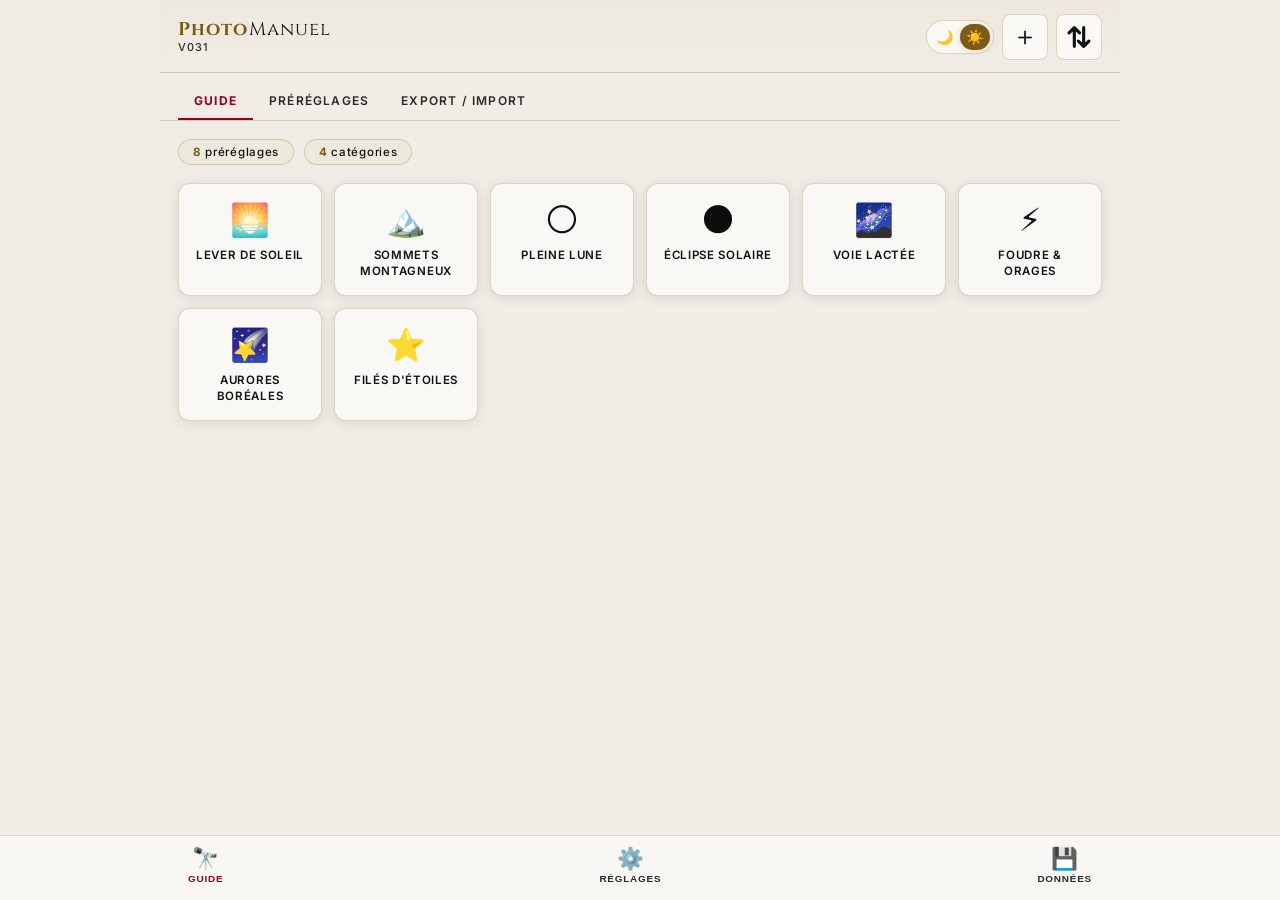
<file: index.html>
<!-- 2026-09-27 20:45 (Paris) - V031 - Fichier js/control-data.js : Modification du style (pointillés, épaisseur, largeur, couleur et opacité) du cadre entourant le schéma du zoom des commutateurs -->
<!-- 2026-09-26 20:05 (Paris) — V030 — Fiche détail « Ouverture » : cause racine de la taille du schéma trouvée et corrigée — viewBox du SVG resserré sur le contenu réellement dessiné (js/control-data.js), qui n'occupait qu'une petite portion du canvas d'origine (0 0 2048 1446) quelle que soit la taille CSS du cadre. Retour à une mise en page 2 colonnes équilibrée ~50/50 (css/styles.css), le schéma remplit désormais réellement sa moitié. En-tête : V029→V030. -->
<!-- 2026-09-25 22:40 (Paris) — V029 — Fiche détail « Ouverture » : schéma encore agrandi (css/styles.css : popup dédié 900px, colonne média 58%→74%, seuil de repli 1-colonne 300px→480px) ; légende et texte corrigés (bague au centre, 2 repères du commutateur cités, curseur précisé en tête du texte de droite) — js/control-data.js. En-tête : V028→V029. -->
<!-- 2026-09-25 21:55 (Paris) — V028 — Fiche détail « Ouverture » (js/control-data.js) : bulle encadrant le schéma remplacée par un simple rectangle à coins arrondis (recentré sur molette/commutateurs) ; affichage du schéma nettement agrandi (css/styles.css, colonne média 44%→58%, suppression du plafond de largeur du SVG). En-tête : V027→V028. -->
<!-- 2026-09-20 01:22 (Paris) — V025 — (1) Flèches de navigation agrandies : boutons import/export (data-icon="swap") et agrandir du drawer (data-icon="expand") rendus en SVG via ICONS (js/utils.js, injection dans js/init.js). (2) Pop-up fiche détail de contrôle : ajout de #ctrl-overlay/#ctrl-popup + scripts js/control-data.js et js/control-popup.js. (3) En-tête : V023→V025. -->
<!-- 2026-09-14 01:20 (Paris) — V023 — Ancrage natif de la vue Objectif : ajout des 5 ancres invisibles <circle id="anchor-..."> (ring-focus, ring-zoom, ring-aperture-lens, switch-focus-range, switch-aperture-mode) juste après la balise fermante </g> de lens-hscale-fix, dans le repère final du viewBox (3180×2120) — donc PAS mises à l'échelle une seconde fois par le scale(1.5,1) du groupe. Positions posées par l'utilisateur avec editeur-ancres-vue-objectif.html. La vue Objectif n'est donc plus en repli sur les coordonnées % de CONTROL_COORDS.lens (js/schema-data.js), à l'image des vues avant/arrière. -->
<!-- 2026-09-13 (Paris) — V022 — Correction de la déformation (compression horizontale) de la vue Objectif : le SVG de l'objectif était dessiné pour un viewBox carré (2120×2120) alors que le sujet réel (objectif zoom) est nettement plus large que haut. On enveloppe désormais tout le contenu du SVG objectif dans un <g id="lens-hscale-fix" transform="scale(1.5,1)"> et on élargit le viewBox en conséquence (0 0 3180 2120, soit ×1.5 en largeur, hauteur inchangée) pour restaurer des proportions réalistes (ratio ~3:2, cohérent avec le ratio de la vue avant qui provient de la même caméra/capteur). Comme la mise à l'échelle est uniforme sur toute la largeur ET appliquée à la fois au contenu et au viewBox, les coordonnées de secours en pourcentage (CONTROL_COORDS.lens dans schema-data.js) restent valides sans aucune modification (une position à x% avant reste à x% après, la transformation étant proportionnelle). Facteur 1.5 = estimation raisonnée (à ajuster visuellement si besoin en modifiant uniquement le scale(1.5,1) ET le viewBox width 3180 en conséquence, ex. scale(1.4,1) → viewBox "0 0 2968 2120"). Voir js/schema-drawer.js (VIEW_VIEWBOX.lens, VIEW_MAX_WIDTH_RATIO.lens) et css/styles.css (#svg-lens-wrap) pour les ajustements associés. -->
<!DOCTYPE html>
<html lang="fr" data-theme="dark">
<head>
  <meta charset="UTF-8">
  <meta name="viewport" content="width=device-width, initial-scale=1.0, viewport-fit=cover">
  <meta name="theme-color" content="#0a0c10" id="meta-theme">
  <meta name="mobile-web-app-capable" content="yes">
  <meta name="apple-mobile-web-app-capable" content="yes">
  <meta name="apple-mobile-web-app-status-bar-style" content="black-translucent">
  <meta name="apple-mobile-web-app-title" content="PhotoManuel">
  <link rel="manifest" href="manifest.json">
  <link rel="preconnect" href="https://fonts.googleapis.com">
  <link href="https://fonts.googleapis.com/css2?family=Inter:wght@400;500;600;700&family=Cinzel:wght@600;700&display=swap" rel="stylesheet">
  <title>PhotoManuel — Réglages Manuels</title>
  <link rel="stylesheet" href="css/styles.css">
</head>
<body>
<div id="app">
  <header>
    <div class="logo">
      <div class="logo-title">Photo<span>Manuel</span></div>
      <div class="logo-version">V031</div>
    </div>
    <div class="header-actions">
      <div class="theme-toggle">
        <button class="theme-btn active" id="btn-dark"  onclick="setTheme('dark')">🌙</button>
        <button class="theme-btn"        id="btn-light" onclick="setTheme('light')">☀️</button>
      </div>
      <button class="btn-icon" onclick="openAddModal()">＋</button>
      <button class="btn-icon" onclick="showTab('io')" data-icon="swap" aria-label="Export / Import"></button>
    </div>
  </header>
  <div class="tabs">
    <div class="tab active" onclick="showTab('guide')"  id="tab-guide">Guide</div>
    <div class="tab"        onclick="showTab('manage')" id="tab-manage">Préréglages</div>
    <div class="tab"        onclick="showTab('io')"     id="tab-io">Export / Import</div>
  </div>
  <section class="section active" id="section-guide">
    <div class="stats-row" id="stats-row"></div>
    <div class="category-grid" id="cat-grid"></div>
  </section>
  <section class="section" id="section-manage">
    <div style="display:flex;align-items:center;justify-content:space-between;margin-bottom:16px">
      <div class="section-label">Tous les préréglages</div>
      <button class="popup-edit-btn" onclick="openAddModal()">+ Nouveau</button>
    </div>
    <div class="preset-list" id="preset-list"></div>
  </section>
  <section class="section" id="section-io">
    <div class="io-card">
      <div class="io-title">📤 Exporter</div>
      <div class="io-desc">Sauvegardez tous vos préréglages dans un fichier JSON.</div>
      <button class="btn-primary" onclick="exportData()">Télécharger la sauvegarde</button>
    </div>
    <div class="io-card">
      <div class="io-title">📥 Importer</div>
      <div class="io-desc">Restaurez depuis un fichier JSON. <strong style="color:var(--amber)">Attention</strong> : remplace les données actuelles.</div>
      <div class="drop-zone" id="drop-zone" onclick="document.getElementById('file-input').click()">
        <div class="drop-zone-icon">📂</div>Déposez un fichier JSON ici ou cliquez pour parcourir
      </div>
      <input type="file" id="file-input" accept=".json" style="display:none" onchange="importData(this)">
    </div>
    <div class="io-card">
      <div class="io-title">🔄 Réinitialiser</div>
      <div class="io-desc">Restaurer les préréglages d'usine.</div>
      <button class="btn-danger" onclick="resetDefaults()" style="margin-left:0">Réinitialiser les données</button>
    </div>
  </section>
</div>

<!-- POPUP DÉTAIL -->
<div class="popup-overlay" id="popup-overlay">
  <div class="popup" id="popup-content"></div>
</div>

<!-- DRAWER SCHÉMA (glisse depuis la droite) -->
<div class="sheet-overlay" id="sheet-overlay" onclick="handleSheetOverlayClick(event)">
  <div class="bottom-sheet" id="bottom-sheet">
    <div class="sheet-handle-bar">
      <div class="sheet-handle" onclick="closeSheet()">📷 Boîtier</div>
    </div>
    <div class="sheet-header">
      <div style="flex:1;min-width:0">
        <div class="sheet-title">Fujifilm X-S20</div>
        <div class="sheet-subtitle" id="sheet-subtitle">Réglages par défaut</div>
      </div>
      <button class="sheet-expand" id="sheet-expand" onclick="toggleExpand()" title="Agrandir" data-icon="expand" aria-label="Agrandir"></button>
      <button class="sheet-close" onclick="closeSheet()">✕</button>
    </div>
    <!-- ═══ NOUVEAU DRAWER : LCD + MINI-CARTES + SCHÉMA ═══ -->
    <!-- Onglets principaux du drawer -->
    <div class="sheet-view-tabs">
      <button class="svt active" id="svt-controls" onclick="switchDrawerTab('controls')">🎛 Commandes</button>
      <button class="svt" id="svt-screen"   onclick="switchDrawerTab('screen')">📺 Écran</button>
      <button class="svt" id="svt-schema"   onclick="switchDrawerTab('schema')">📷 Schéma</button>
    </div>
    <div class="sheet-body">

      <!-- ════ ONGLET COMMANDES : mini-cartes ════ -->
      <div class="drawer-tab active" id="dtab-controls">
        <div class="control-cards" id="control-cards"></div>
      </div>

      <!-- ════ ONGLET ÉCRAN : Info + Live View ════ -->
      <div class="drawer-tab" id="dtab-screen">
        <div class="screen-sub-tabs">
          <button class="sst active" id="sst-info"     onclick="switchScreenTab('info')">ℹ️ Info</button>
          <button class="sst"        id="sst-liveview" onclick="switchScreenTab('liveview')">🎥 Live View</button>
        </div>
        <!-- Sous-onglet INFO -->
        <div class="screen-tab active" id="stab-info">
          <div class="lcd-screen" id="lcd-screen">
            <div class="lcd-header">
              <span class="lcd-mode">M</span>
              <span class="lcd-preset-name" id="lcd-preset-name">—</span>
              <span class="lcd-cond" id="lcd-cond"></span>
            </div>
            <div class="lcd-main-row">
              <div class="lcd-param"><div class="lcd-p-label">Av</div><div class="lcd-p-value" id="lcd-av">—</div></div>
              <div class="lcd-sep">|</div>
              <div class="lcd-param"><div class="lcd-p-label">Tv</div><div class="lcd-p-value" id="lcd-tv">—</div></div>
              <div class="lcd-sep">|</div>
              <div class="lcd-param"><div class="lcd-p-label">ISO</div><div class="lcd-p-value" id="lcd-iso">—</div></div>
            </div>
            <div class="lcd-sub-row">
              <div class="lcd-sub-item" id="lcd-wb-blk"><span class="lcd-sub-label">WB</span><span class="lcd-sub-value" id="lcd-wb">—</span></div>
              <div class="lcd-sub-item" id="lcd-metering-blk"><span class="lcd-sub-label">⊙</span><span class="lcd-sub-value" id="lcd-metering">—</span></div>
              <div class="lcd-sub-item" id="lcd-af-blk"><span class="lcd-sub-label">AF</span><span class="lcd-sub-value" id="lcd-af">—</span></div>
              <div class="lcd-sub-item" id="lcd-drive-blk"><span class="lcd-sub-label">□</span><span class="lcd-sub-value" id="lcd-drive">—</span></div>
            </div>
            <div class="lcd-bar">
              <span class="lcd-bar-item" id="lcd-focal">—</span>
              <span class="lcd-bar-sep">·</span>
              <span class="lcd-bar-item" id="lcd-format">RAW</span>
            </div>
          </div>
        </div>
        <!-- Sous-onglet LIVE VIEW -->
        <div class="screen-tab" id="stab-liveview">
          <div class="liveview-wrap">
            <div class="lv-frame">
              <div class="lv-corner tl"></div><div class="lv-corner tr"></div>
              <div class="lv-corner bl"></div><div class="lv-corner br"></div>
              <div class="lv-center-cross"></div>
              <div class="lv-grid"></div>
            </div>
            <div class="lv-overlay-top">
              <span class="lv-val" id="lv-av" data-label="Av">—</span>
              <span class="lv-val" id="lv-tv" data-label="Tv">—</span>
              <span class="lv-val" id="lv-iso" data-label="ISO">—</span>
              <span class="lv-mode">M</span>
            </div>
            <div class="lv-overlay-bottom">
              <span class="lv-val-sm" id="lv-wb">WB —</span>
              <span class="lv-val-sm" id="lv-af">AF —</span>
              <span class="lv-val-sm" id="lv-drive">□ —</span>
              <span class="lv-val-sm" id="lv-format">RAW</span>
            </div>
            <div class="lv-histo">
              <svg id="lv-histo-svg" viewBox="0 0 80 30" width="80" height="30"></svg>
            </div>
          </div>
        </div>
      </div>

      <!-- ════ ONGLET SCHÉMA : vues annotées ════ -->
      <div class="drawer-tab" id="dtab-schema">
        <div class="schema-views-col">
        <div class="schema-sub-tabs">
          <button class="svt active" id="svt-front" onclick="switchView('front')">📷 Face avant</button>
          <button class="svt" id="svt-lens"  onclick="switchView('lens')">🔭 Objectif</button>
          <button class="svt" id="svt-back"  onclick="switchView('back')">🔄 Face arrière</button>
        </div>
        <div class="anno-wrap schema-view active" id="view-front">
          <div class="svg-wrap" id="svg-real-wrap" style="position:relative">
            <svg version="1.1" xmlns="http://www.w3.org/2000/svg" viewBox="0 0 2048 1365" width="100%" height="auto" preserveAspectRatio="xMidYMid meet" id="xs20-svg">
<!-- fond transparent -->
<circle id="anchor-dial-shutter" cx="557.8" cy="110.4" r="1" fill="#000" opacity="0" pointer-events="none"/>
<circle id="anchor-btn-iso" cx="505.3" cy="207.4" r="1" fill="#000" opacity="0" pointer-events="none"/>
<circle id="anchor-btn-shutter" cx="404.2" cy="272.0" r="1" fill="#000" opacity="0" pointer-events="none"/>
<circle id="anchor-btn-q" cx="392.1" cy="179.1" r="1" fill="#000" opacity="0" pointer-events="none"/>
<circle id="anchor-dial-top-front" cx="327.4" cy="453.9" r="1" fill="#000" opacity="0" pointer-events="none"/>
<path transform="translate(0,0)" fill="rgb(0,0,0)" d="M 1149.32 26.1906 C 1157.65 25.9908 1166.14 28.6025 1174.12 30.8311 L 1181.78 27.713 C 1188.23 29.0524 1196.86 30.6672 1202.96 32.8085 C 1211.66 35.8635 1221.23 41.3481 1230.24 43.4411 C 1253.76 48.9073 1277.4 53.2313 1300.92 58.8981 C 1332.46 31.9282 1411.58 48.2268 1447.44 62.3671 C 1454.17 66.0825 1460.24 69.978 1466.72 74.2617 C 1487.16 89.1809 1532.05 95.4967 1547.68 112.833 C 1590.05 159.854 1606.88 238.653 1608.43 297.486 C 1613.2 297.096 1617.98 296.756 1622.76 296.466 C 1663.52 293.978 1728.98 297.223 1762.61 325.3 C 1774.18 334.963 1776.62 347.729 1777.31 362.042 C 1792.87 363.516 1843.14 369.143 1854.19 380.717 C 1876.08 403.639 1887.98 449.01 1901.28 478.108 C 1903.71 483.42 1913.71 494.727 1917.83 499.956 C 1921.6 524.164 1918.44 556.308 1919.22 581.549 C 1921.24 646.38 1917.09 711.771 1916.77 776.346 L 1916.17 1006.86 L 1916.98 1101.49 C 1917.11 1123.9 1919.54 1180.66 1907.46 1202.57 C 1905.52 1206.09 1882.22 1224.75 1877.7 1228.4 C 1826.54 1269.72 1771.92 1324.87 1700.93 1321.06 C 1661.54 1318.98 1621.7 1308.06 1583.32 1299.2 L 1444.06 1267.44 L 923.217 1149.02 C 854.972 1132.58 785.337 1117.31 716.842 1101.55 L 650.148 1086.04 C 596.793 1073.43 602.829 1068.99 554.815 1094.1 L 485.716 1130.4 C 466.676 1140.32 446.798 1152.31 425.891 1157.6 C 370.026 1171.72 233.886 1144.18 184.072 1114.06 C 168.737 1104.79 154.868 1090.48 150.697 1072.54 C 146.367 1053.92 148.343 1001.87 148.257 979.655 L 147.976 772.051 L 147.97 531.225 L 147.964 465.159 C 147.957 455.573 147.841 415.008 150.469 407.294 C 163.343 369.502 189.68 315.414 209.716 282.414 C 255.894 206.358 346.468 126.683 434.203 106.362 C 438.581 98.4459 452.087 93.5888 460.241 91.3751 C 513.162 77.0084 647.454 80.5046 682.397 129.225 C 695.738 132.019 711.305 135.984 724.429 139.476 C 782.902 109.172 935.542 105.317 977.202 164.31 C 987.493 151.307 1008.49 124.632 1019.44 113.759 C 1034.08 103.582 1053.23 87.4223 1068.25 79.0012 C 1087.81 68.0322 1129.71 31.95 1149.32 26.1906 z"/>
<path transform="translate(0,0)" fill="rgb(254,254,254)" d="M 1024.56 474.394 C 1034.24 472.978 1050.65 473.532 1060.57 473.742 C 1156.89 475.785 1243.5 517.339 1315.03 580.253 C 1404.23 657.325 1458.7 767.034 1466.16 884.686 C 1471.37 966.878 1446.61 1051.83 1391.66 1114.1 C 1348.15 1163.51 1286.7 1193.47 1220.98 1197.32 C 1220.04 1197.44 1219.09 1197.54 1218.15 1197.62 C 1198.12 1199.48 1176.98 1197.83 1157.14 1195 C 1083.05 1183.95 1013.52 1152.42 956.37 1103.99 C 860.152 1023.9 792.192 904.12 780.799 778.886 C 773.026 700.367 796.945 621.998 847.237 561.201 C 894.76 504.47 952.298 480.916 1024.56 474.394 z"/>
<path transform="translate(0,0)" fill="rgb(0,0,0)" d="M 1025.91 482.56 C 1026.42 482.514 1026.94 482.473 1027.46 482.437 C 1119.19 475.898 1232.96 524.489 1302.47 583.196 C 1387.67 655.156 1444.72 775.738 1452.75 887.074 C 1458.74 966.061 1432.57 1044.12 1380.17 1103.53 C 1334.54 1156.04 1281.38 1179.41 1212.75 1184.15 C 1211.67 1184.24 1210.58 1184.32 1209.5 1184.39 C 1190.35 1185.57 1166.89 1183.77 1147.91 1180.97 C 1071.59 1169.7 1007.12 1138.3 949.471 1087.4 C 875.053 1021.68 822.965 934.405 800.448 837.708 C 795.104 815.404 790.177 788.786 788.854 765.899 C 784.605 692.414 808.794 615.893 858.334 560.865 C 904.099 510.032 958.475 486.412 1025.91 482.56 z"/>
<path transform="translate(0,0)" fill="rgb(254,254,254)" d="M 1038.55 486.454 C 1131.56 485.379 1232 528.974 1302.42 588.693 C 1384.9 658.65 1441.45 779.906 1448.77 887.723 C 1454.58 965.543 1428.79 1042.42 1377.23 1101 C 1329.84 1155.03 1276.92 1176.13 1206.5 1180.84 L 1205.15 1180.89 C 1107.84 1183.97 1009.61 1140.11 940.196 1073.53 C 874.987 1010.98 828.832 933.125 806.592 845.307 C 799.183 816.053 793.053 787.154 792.291 756.807 C 790.115 645.257 852.941 530.456 964.093 497.116 C 990.608 489.164 1011 487.301 1038.55 486.454 z"/>
<path transform="translate(0,0)" fill="rgb(0,0,0)" d="M 1037.91 545.411 C 1109.45 537.31 1183.37 569.044 1238.62 612.162 C 1252.02 622.622 1264.14 634.38 1276.16 646.361 C 1336.17 706.14 1375.04 777.426 1385.42 862.19 C 1392.89 923.208 1383.15 993.189 1344.28 1042.78 C 1307.98 1089.11 1255.76 1112.96 1198.35 1119.81 C 1119.45 1123.43 1048.24 1094.26 987.55 1044.73 C 868.608 947.661 789.602 748.106 896.592 614.854 C 931.897 570.883 983.005 550.51 1037.91 545.411 z"/>
<path transform="translate(0,0)" fill="rgb(254,254,254)" d="M 1025.69 639.415 C 1047 643.199 1068.2 648.404 1089.34 653.074 L 1184.95 674.038 L 1269.78 692.871 C 1287.05 696.719 1304.6 700.135 1321.62 704.919 C 1323.29 726.801 1322.4 749.433 1322.68 771.413 C 1323.08 826.799 1323.18 882.187 1322.97 937.574 C 1292.02 928.574 1259.75 922.347 1228.34 915.075 C 1160.6 899.393 1092.52 884.438 1025.1 867.48 C 1024.14 825.187 1024.95 782.712 1024.98 740.402 C 1025 706.905 1023.86 672.853 1025.69 639.415 z"/>
<path transform="translate(0,0)" fill="rgb(254,254,254)" d="M 1082.19 576.234 C 1092.21 574.911 1103.23 575.94 1113.23 577.292 C 1151.25 582.435 1183 597.961 1214.62 619.182 C 1224.08 625.53 1233.7 636.012 1245.13 638.446 C 1250.5 639.59 1254.64 638.49 1259.19 635.67 C 1278.18 657.107 1300.01 674.794 1316.01 699.029 C 1218.45 675.571 1119.65 656.781 1021.85 634.309 C 1020.21 666.696 1021.23 699.625 1021.22 732.058 C 1020.94 778.259 1021.02 824.462 1021.48 870.662 C 1050.07 878.71 1079.88 884.365 1108.84 891.165 C 1181.54 908.237 1254.53 924.474 1326.98 942.594 L 1327.12 889.05 L 1326.03 712.739 C 1349.39 745.976 1363.28 778.692 1367.17 819.195 C 1371.4 863.183 1362.11 920.26 1333.31 955.299 C 1319.6 958.951 1306.71 968.164 1293.6 973.808 C 1252.5 991.5 1205.07 992.448 1162.25 980.789 C 1110.71 966.754 1058.44 931.878 1031.6 884.911 C 1029.14 884.693 1025.6 884.615 1023.49 883.244 C 1009.36 874.057 990.396 810.566 986.574 792.582 C 974.685 736.631 980.88 676.752 1012.53 628.173 C 1022.44 612.956 1039 591.875 1055.42 583.899 C 1063.62 579.914 1073.29 578.106 1082.19 576.234 z"/>
<path transform="translate(0,0)" fill="rgb(254,254,254)" d="M 1032.27 560.98 C 1056.33 561.101 1077.49 563.01 1100.85 568.453 C 1095.85 571.229 1094.57 568.66 1091.23 570.43 C 986.2 586.108 938.943 659.105 944.59 761.362 C 946.937 803.857 963.196 882.536 996.406 912.08 C 1000.33 913.088 1005.91 913.911 1010.03 914.638 C 1001.51 917.487 975.823 925.289 985.171 939.394 C 1011.47 979.073 1057.89 1012.79 1100.65 1031.4 C 1168.43 1060.91 1267.92 1066.44 1323.62 1010.02 C 1328.35 1005.23 1324.24 997.164 1327.04 996.084 C 1346.76 988.481 1357.43 970.383 1367.85 953.234 C 1354.21 994.013 1332.53 1022.88 1297.34 1047.18 C 1289.81 1052.38 1277.33 1060.01 1272.61 1067.65 C 1269.69 1072.36 1272.01 1078.03 1273.42 1083.26 C 1247.51 1090.95 1230.24 1095.01 1202.81 1094.84 C 1145 1094.47 1094.98 1068.27 1046.53 1039.39 C 1037.02 1033.72 1016.77 1021.92 1009.38 1014.4 L 1008.89 995.658 C 991.631 977.495 970.134 954.33 956.53 933.745 C 922.931 882.906 896.916 810.317 897.02 749.291 L 883.637 739.306 C 886.547 704.513 894.106 671.963 911.211 641.327 C 932.717 602.808 955.658 577.94 998.487 564.942 C 1008.76 579.972 1020.52 567.607 1032.27 560.98 z"/>
<path transform="translate(0,0)" fill="rgb(254,254,254)" d="M 1383.36 913.925 C 1383.3 914.955 1383.23 915.984 1383.15 917.012 C 1377.98 976.718 1360.87 1028.85 1313.46 1068.25 C 1270.57 1103.87 1215.17 1120.78 1159.7 1115.17 C 1072.1 1107 990.999 1054.03 936.528 986.982 C 880.005 917.834 843.011 826.12 851.885 735.81 C 857.303 680.684 881.816 627.832 925.064 592.316 C 968.348 556.77 1027.44 544.56 1082.29 550.146 C 1137.09 555.729 1189 579.047 1232.5 612.368 C 1237.98 616.57 1252.97 627.649 1257.09 632.723 L 1255.56 633.777 C 1252.72 633.974 1245.63 634.508 1243.49 633.259 C 1225.98 623.064 1209.08 610.594 1191.5 600.195 C 1145.46 572.959 1097.63 558.744 1044.14 556.863 C 1028.86 556.326 1014.27 556.399 999.393 560.227 C 955.23 571.586 918.718 599.563 896.212 639.17 C 880.87 666.168 870.833 697.44 867.744 728.278 C 866.81 737.599 863.603 749.054 863.208 758.24 C 861.938 787.802 867.476 819.682 874.98 847.944 C 890.078 904.803 917.608 952.312 957.308 995.511 C 965.208 1004.11 977.054 1017.88 987.19 1023.69 C 973.02 1005.06 953.184 985.806 937.402 965.284 C 889.005 902.352 866.261 827.236 865.884 748.24 C 870.935 752.217 874.294 754.444 879.774 757.857 C 880.733 816.038 902.326 886.447 933.823 935.316 C 948.695 958.391 972.566 986.449 991.207 1006.94 C 991.092 1011.52 989.356 1024.07 991.437 1027.51 C 1003.69 1047.72 1084.48 1085.76 1109.55 1094.85 C 1123.36 1099.86 1137.92 1103.41 1152.34 1106.13 C 1196.94 1114.56 1239.51 1111.24 1277.64 1085.25 L 1275.23 1070.61 C 1284.45 1059.7 1302.5 1049.28 1314.01 1039.74 C 1357.63 1003.57 1372.03 966.714 1381.32 913.314 L 1383.36 913.925 z"/>
<path transform="translate(0,0)" fill="rgb(254,254,254)" d="M 1008.93 919.098 C 1015.74 925.101 1020.47 934.597 1026.74 941.423 C 1081.67 1001.28 1182.37 1040.32 1261.37 1008.76 C 1272.31 1004.38 1302.1 983.197 1310.02 983.997 C 1313.24 984.322 1315.84 987.015 1317.72 989.46 C 1320.62 993.234 1323.91 999.132 1323.14 1004.03 C 1322.3 1009.32 1311.07 1015.8 1306.83 1018.83 C 1296.04 1026.08 1285.43 1032.47 1273.24 1037.08 C 1218.25 1057.89 1151.69 1049.92 1098.94 1026.08 C 1061.29 1008.96 1027.79 983.886 1000.75 952.593 C 996.751 947.995 989.723 941.071 988.038 935.262 C 987.468 933.296 987.884 931.661 988.834 929.92 C 992.261 923.638 1002.58 921.173 1008.93 919.098 z"/>
<path transform="translate(0,0)" fill="rgb(0,0,0)" d="M 1022.36 952.569 C 1025.4 951.731 1028.66 952.61 1030.86 954.865 C 1033.07 957.12 1033.87 960.395 1032.96 963.416 C 1032.06 966.436 1029.58 968.726 1026.5 969.394 C 1021.91 970.388 1017.37 967.551 1016.25 962.994 C 1015.13 958.437 1017.84 953.816 1022.36 952.569 z"/>
<path transform="translate(0,0)" fill="rgb(254,254,254)" d="M 1022.23 957.734 C 1023.91 956.492 1026.27 956.769 1027.62 958.366 C 1028.97 959.963 1028.85 962.333 1027.34 963.784 C 1026.28 964.811 1024.73 965.16 1023.33 964.688 C 1021.92 964.217 1020.9 963.005 1020.67 961.543 C 1020.44 960.081 1021.04 958.613 1022.23 957.734 z"/>
<path transform="translate(0,0)" fill="rgb(0,0,0)" d="M 1275.61 1013.86 C 1279.72 1012.14 1284.46 1013.91 1286.42 1017.91 C 1288.37 1021.91 1286.87 1026.75 1282.99 1028.93 C 1280.27 1030.46 1276.93 1030.36 1274.32 1028.67 C 1271.7 1026.98 1270.23 1023.98 1270.5 1020.88 C 1270.77 1017.77 1272.74 1015.07 1275.61 1013.86 z"/>
<path transform="translate(0,0)" fill="rgb(254,254,254)" d="M 1277.58 1017.79 C 1279.62 1017.03 1281.9 1017.93 1282.85 1019.89 C 1283.8 1021.84 1283.11 1024.2 1281.25 1025.33 C 1279.89 1026.15 1278.17 1026.14 1276.82 1025.28 C 1275.48 1024.43 1274.73 1022.89 1274.89 1021.31 C 1275.05 1019.72 1276.09 1018.36 1277.58 1017.79 z"/>
<path transform="translate(0,0)" fill="rgb(0,0,0)" d="M 1049.69 978.616 C 1052.51 977.469 1055.74 977.949 1058.1 979.87 C 1060.47 981.79 1061.6 984.847 1061.06 987.846 C 1060.52 990.846 1058.39 993.313 1055.5 994.285 C 1051.22 995.725 1046.57 993.504 1045 989.269 C 1043.43 985.033 1045.5 980.316 1049.69 978.616 z"/>
<path transform="translate(0,0)" fill="rgb(254,254,254)" d="M 1051.18 982.594 C 1052.54 981.955 1054.13 982.095 1055.36 982.961 C 1056.58 983.827 1057.24 985.285 1057.09 986.775 C 1056.94 988.266 1055.99 989.558 1054.62 990.158 C 1052.54 991.066 1050.11 990.135 1049.17 988.068 C 1048.24 986.001 1049.13 983.563 1051.18 982.594 z"/>
<path transform="translate(0,0)" fill="rgb(0,0,0)" d="M 1144.99 1021.84 C 1149.52 1020.85 1153.98 1023.74 1154.94 1028.28 C 1155.89 1032.81 1152.97 1037.26 1148.43 1038.18 C 1143.93 1039.1 1139.54 1036.21 1138.59 1031.72 C 1137.65 1027.22 1140.51 1022.81 1144.99 1021.84 z"/>
<path transform="translate(0,0)" fill="rgb(254,254,254)" d="M 1144.2 1026.7 C 1145.33 1025.7 1146.91 1025.4 1148.32 1025.91 C 1149.74 1026.42 1150.76 1027.67 1150.98 1029.15 C 1151.21 1030.64 1150.6 1032.13 1149.4 1033.03 C 1147.64 1034.36 1145.16 1034.06 1143.76 1032.36 C 1142.37 1030.66 1142.56 1028.17 1144.2 1026.7 z"/>
<path transform="translate(0,0)" fill="rgb(0,0,0)" d="M 1079.44 997.755 C 1082.15 996.442 1085.36 996.694 1087.83 998.413 C 1090.31 1000.13 1091.66 1003.05 1091.37 1006.05 C 1091.08 1009.05 1089.2 1011.66 1086.44 1012.88 C 1082.29 1014.72 1077.42 1012.88 1075.51 1008.76 C 1073.6 1004.63 1075.35 999.737 1079.44 997.755 z"/>
<path transform="translate(0,0)" fill="rgb(254,254,254)" d="M 1080.39 1002.7 C 1081.46 1001.61 1083.05 1001.23 1084.5 1001.72 C 1085.94 1002.2 1086.98 1003.48 1087.16 1004.99 C 1087.34 1006.51 1086.64 1007.99 1085.35 1008.81 C 1083.66 1009.89 1081.42 1009.52 1080.15 1007.96 C 1078.89 1006.4 1078.99 1004.14 1080.39 1002.7 z"/>
<path transform="translate(0,0)" fill="rgb(0,0,0)" d="M 1111.91 1012.44 C 1114.84 1011.61 1118 1012.46 1120.12 1014.65 C 1122.23 1016.85 1122.97 1020.03 1122.02 1022.93 C 1121.08 1025.83 1118.61 1027.98 1115.6 1028.51 C 1111.28 1029.27 1107.12 1026.51 1106.13 1022.23 C 1105.15 1017.95 1107.69 1013.65 1111.91 1012.44 z"/>
<path transform="translate(0,0)" fill="rgb(254,254,254)" d="M 1112.88 1016.62 C 1114.28 1016.15 1115.82 1016.46 1116.92 1017.44 C 1118.02 1018.42 1118.51 1019.92 1118.19 1021.36 C 1117.88 1022.8 1116.82 1023.97 1115.42 1024.41 C 1113.27 1025.08 1110.99 1023.9 1110.3 1021.77 C 1109.6 1019.63 1110.75 1017.34 1112.88 1016.62 z"/>
<path transform="translate(0,0)" fill="rgb(0,0,0)" d="M 1241.76 1023.86 C 1244.49 1022.67 1247.64 1023.05 1250 1024.84 C 1252.37 1026.64 1253.58 1029.57 1253.17 1032.51 C 1252.76 1035.46 1250.79 1037.95 1248.02 1039.02 C 1243.86 1040.64 1239.16 1038.64 1237.46 1034.51 C 1235.76 1030.38 1237.67 1025.64 1241.76 1023.86 z"/>
<path transform="translate(0,0)" fill="rgb(254,254,254)" d="M 1243.39 1027.75 C 1245.27 1026.84 1247.53 1027.54 1248.55 1029.36 C 1249.58 1031.17 1249.02 1033.47 1247.27 1034.6 C 1246.04 1035.4 1244.47 1035.45 1243.19 1034.74 C 1241.91 1034.02 1241.13 1032.65 1241.18 1031.18 C 1241.22 1029.72 1242.07 1028.4 1243.39 1027.75 z"/>
<path transform="translate(0,0)" fill="rgb(0,0,0)" d="M 1209.86 1027.99 C 1212.78 1027.14 1215.94 1027.97 1218.06 1030.16 C 1220.17 1032.35 1220.9 1035.54 1219.94 1038.43 C 1218.99 1041.32 1216.51 1043.44 1213.5 1043.94 C 1209.23 1044.65 1205.14 1041.9 1204.18 1037.68 C 1203.21 1033.46 1205.7 1029.21 1209.86 1027.99 z"/>
<path transform="translate(0,0)" fill="rgb(0,0,0)" d="M 1177.18 1026.99 C 1181.53 1025.81 1186.01 1028.39 1187.17 1032.75 C 1188.34 1037.1 1185.75 1041.57 1181.4 1042.73 C 1177.05 1043.89 1172.59 1041.31 1171.43 1036.97 C 1170.26 1032.62 1172.84 1028.16 1177.18 1026.99 z"/>
<path transform="translate(0,0)" fill="rgb(254,254,254)" d="M 1036.93 591.155 C 1037.43 592.705 1030.18 599.617 1028.66 601.261 C 1012.02 619.369 999.194 638.542 990.441 661.614 C 966.241 725.398 976.399 797.84 1004.08 858.75 C 1007.33 865.882 1012.72 881.095 1018.82 885.893 C 1021.36 887.883 1025.35 887.851 1027.69 889.556 C 1031 891.97 1042.16 908.673 1046.84 913.865 C 1072.93 942.849 1105.63 965.103 1142.16 978.734 C 1189.65 996.44 1243.79 997.732 1291.34 979.306 C 1305 974.014 1317.31 966.36 1330.57 960.284 C 1325 966.963 1318.82 971.137 1312.44 976.81 L 1312.77 978.24 C 1317.78 978.106 1321.56 975.636 1325.19 972.405 C 1353.06 947.647 1368.88 893.306 1371.39 857.37 C 1372.38 843.197 1370.61 829.168 1371.33 815.154 L 1373.16 819.683 C 1381.14 856.723 1383.93 902.209 1369.43 937.952 C 1360.27 960.519 1348.08 984.009 1324.44 993.965 C 1320.87 987.677 1316.27 982.987 1310.77 978.353 C 1310.41 978.462 1310.05 978.578 1309.68 978.68 C 1301.9 980.854 1295.25 984.539 1288.06 988.112 C 1244.52 1009.75 1185.61 1007.3 1140.41 992.067 C 1103.33 979.298 1070.04 957.427 1043.6 928.458 C 1035.75 919.939 1028.97 910.626 1021.52 901.792 C 1018.8 898.559 1014.71 897.765 1011.61 894.956 C 1003.88 887.954 998.158 875.826 993.576 866.503 C 966.543 811.491 958.352 725.798 978.324 667.651 C 988.525 637.955 1008.01 605.336 1036.93 591.155 z"/>
<path transform="translate(0,0)" fill="rgb(254,254,254)" d="M 1008.63 607 L 1009.17 607.33 C 1004.28 616.762 996.019 625.471 990.421 634.82 C 955.983 692.331 959.04 761.256 974.959 823.998 C 980.193 844.628 987.494 866.82 999.036 884.862 C 1004.69 893.693 1012.68 898.561 1019.67 905.93 C 1026.27 912.888 1032.06 920.685 1038.49 927.819 C 1055.22 946.376 1073.77 961.704 1095.27 974.408 C 1151.08 1007.39 1212.99 1013.42 1275.12 997.42 C 1268.62 1000.86 1262.13 1003.76 1255.32 1006.5 C 1227.51 1015.98 1197.44 1016.29 1168.61 1011.9 C 1119.84 1004.33 1074.63 981.786 1039.23 947.398 C 1029.31 937.605 1021.28 926.286 1011.83 916.117 C 1005.14 908.921 995.38 907.411 989.178 898.766 C 956.39 853.062 942.49 764.489 950.966 709.493 C 957.243 668.77 974.806 631.697 1008.63 607 z"/>
<path transform="translate(0,0)" fill="rgb(254,254,254)" d="M 890.793 754.011 C 893.605 754.657 892.932 758.889 893.122 761.348 C 895.021 785.93 899.297 808.926 906.207 832.605 C 925.491 898.68 956.31 948.813 1004.79 997.167 L 995.55 1003.81 L 993.826 1003.24 C 923.982 930.248 891.27 858.27 882.683 757.622 L 890.793 754.011 z"/>
<path transform="translate(0,0)" fill="rgb(254,254,254)" d="M 1007.16 1020.04 C 1016.7 1023.85 1029.19 1034.2 1038.17 1039.82 C 1087.18 1070.49 1147.14 1100.13 1206.25 1098.84 C 1225.06 1098.43 1243.25 1094.83 1261.53 1090.66 C 1256.34 1093.46 1251.09 1095.87 1245.68 1098.19 C 1235.12 1101.74 1224.19 1104.1 1213.11 1105.23 C 1178.09 1108.85 1139.62 1103.24 1107.02 1090.01 C 1092.39 1084.08 1078.19 1076.26 1064.07 1069.2 C 1039.41 1056.86 1016.76 1044.6 995.285 1027.1 L 1007.16 1020.04 z"/>
<path transform="translate(0,0)" fill="rgb(254,254,254)" d="M 935.815 598.101 C 935.357 600.833 919.076 621.298 916.205 625.624 C 910.463 634.399 905.242 643.505 900.57 652.894 C 887.433 679.477 882.43 710.006 879.663 739.209 L 871.692 742.721 C 871.509 740.635 871.788 738.262 872.009 736.178 C 872.906 727.687 875.098 718.919 876.719 710.515 C 885.173 666.703 900.351 626.908 935.815 598.101 z"/>
<path transform="translate(0,0)" fill="rgb(254,254,254)" d="M 1003.4 1000.88 L 1004.87 1001.59 C 1006.01 1006.16 1005.74 1011.27 1005.82 1015.98 L 996.454 1022.04 C 995.727 1022.06 995.22 1021.66 994.584 1021.34 C 994.551 1016.37 994.746 1011.45 994.999 1006.49 L 1003.4 1000.88 z"/>
<path transform="translate(0,0)" fill="rgb(254,254,254)" d="M 879.625 741.892 C 880.009 741.983 880.407 742.029 880.778 742.164 C 884.021 743.349 887.211 746.08 888.235 749.234 C 886.642 752.266 884.392 752.53 881.356 753.793 C 877.712 753.171 873.58 749.271 870.571 747.038 C 873.486 745.177 876.603 743.577 879.625 741.892 z"/>
<path transform="translate(0,0)" fill="rgb(254,254,254)" d="M 1009.67 560.37 L 1026.84 560.391 L 1016.04 566.347 C 1014.64 566.823 1013.22 567.283 1011.78 567.639 C 1009.6 568.18 1008.09 567.978 1006.2 566.728 C 1004.12 565.357 1004.04 565.149 1003.55 562.704 C 1005.46 560.405 1006.78 560.785 1009.67 560.37 z"/>
<path transform="translate(0,0)" fill="rgb(219,219,222)" d="M 1100.85 568.453 C 1107.3 569.851 1111.52 571.064 1117.8 573.118 C 1109.09 573.094 1100.17 571.059 1091.23 570.43 C 1094.57 568.66 1095.85 571.229 1100.85 568.453 z"/>
<path transform="translate(0,0)" fill="rgb(139,138,143)" d="M 1383.04 897.235 C 1383.86 901.969 1384.59 909.267 1383.36 913.925 L 1381.32 913.314 C 1381.82 908.182 1382.25 902.266 1383.04 897.235 z"/>
<path transform="translate(0,0)" fill="rgb(0,0,0)" d="M 947.551 508.107 C 972.015 510.532 984.495 546.61 955.676 555.722 C 927.944 551.795 919.245 514.789 947.551 508.107 z"/>
<path transform="translate(0,0)" fill="rgb(254,254,254)" d="M 942.797 513.771 C 962.078 512.399 971.958 527.977 965.198 545.392 L 963.387 546.92 L 961.918 546.589 C 955.069 536.12 948.201 525.05 942.797 513.771 z"/>
<path transform="translate(0,0)" fill="rgb(254,254,254)" d="M 939.488 515.74 C 943.922 526.947 957.66 546.217 958.584 549.194 L 956.413 550.983 C 937.951 547.688 929.506 532.844 939.488 515.74 z"/>
<path transform="translate(0,0)" fill="rgb(0,0,0)" d="M 1255.97 576.14 C 1259.12 575.994 1262.54 575.7 1265.62 576.521 C 1272.99 578.485 1279.74 584.793 1283.32 591.371 C 1286.34 596.91 1287.91 604.018 1285.83 610.142 C 1283.74 616.266 1279.66 619.409 1274.08 622.027 C 1270.9 622.199 1267.93 622.174 1264.81 621.45 C 1258.11 619.896 1252.14 614.885 1248.58 609.099 C 1245.03 603.338 1243.05 595.991 1244.81 589.301 C 1246.58 582.576 1250.28 579.44 1255.97 576.14 z"/>
<path transform="translate(0,0)" fill="rgb(254,254,254)" d="M 1256.04 580.906 C 1259.27 580.686 1262.58 580.588 1265.67 581.679 C 1271.8 583.887 1276.8 588.438 1279.57 594.332 C 1282.5 600.662 1282.46 606.301 1280.12 612.779 L 1279.1 613.35 C 1273.66 611.662 1259.29 586.988 1256.04 580.906 z"/>
<path transform="translate(0,0)" fill="rgb(254,254,254)" d="M 1253.07 582.515 C 1258.73 594.973 1268.69 604.123 1274.41 615.952 L 1272.9 617.678 C 1268.57 617.423 1265.01 617.053 1261.2 614.711 C 1255.44 611.168 1250.8 605.549 1249.42 598.825 C 1248.1 592.397 1249.62 587.885 1253.07 582.515 z"/>
<path transform="translate(0,0)" fill="rgb(0,0,0)" d="M 1258.94 1118.23 C 1262.05 1117.79 1265.14 1117.36 1268.27 1117.89 C 1275.29 1119.08 1281.87 1123.99 1285.94 1129.7 C 1289.81 1135.13 1292.31 1142.41 1290.91 1149.11 C 1289.52 1155.73 1286.05 1159.39 1280.66 1162.93 C 1277.96 1163.52 1275.27 1164.14 1272.49 1163.74 C 1265.41 1162.71 1258.91 1158.45 1254.64 1152.8 C 1250.28 1147.03 1247.83 1139.58 1249.11 1132.35 C 1250.29 1125.64 1253.74 1122.07 1258.94 1118.23 z"/>
<path transform="translate(0,0)" fill="rgb(254,254,254)" d="M 1260.54 1122.66 C 1263.36 1122.52 1266.44 1122.48 1269.16 1123.3 C 1275.1 1125.07 1280.43 1129.25 1283.33 1134.74 C 1286.88 1141.48 1286.57 1147.68 1284.35 1154.78 L 1282.21 1155.39 C 1273.04 1146.81 1265.76 1133.98 1260.54 1122.66 z"/>
<path transform="translate(0,0)" fill="rgb(254,254,254)" d="M 1256.28 1125.49 C 1259.19 1127.59 1260.82 1132.82 1262.77 1135.96 C 1267.33 1143.26 1273.85 1149.76 1277.97 1157.09 L 1276.7 1158.85 C 1273.91 1158.86 1270.83 1158.34 1268.22 1157.28 C 1262.48 1154.96 1257.92 1150.41 1255.62 1144.66 C 1252.91 1137.9 1253.54 1132.08 1256.28 1125.49 z"/>
<path transform="translate(0,0)" fill="rgb(0,0,0)" d="M 1410.11 878.018 C 1412.52 877.899 1414.8 878.098 1417.16 878.622 C 1424.43 880.231 1431.19 886.077 1434.93 892.343 C 1438.28 897.949 1440.02 904.905 1438.25 911.331 C 1436.52 917.642 1432.74 920.628 1427.32 923.635 C 1424.24 923.883 1421.41 923.867 1418.39 923.146 C 1411.68 921.546 1405.54 916.655 1401.95 910.835 C 1398.4 905.087 1396.59 897.962 1398.41 891.307 C 1400.3 884.396 1404.23 881.355 1410.11 878.018 z"/>
<path transform="translate(0,0)" fill="rgb(254,254,254)" d="M 1409.58 883.056 C 1412.69 882.995 1415.5 883.147 1418.47 884.191 C 1424.66 886.365 1430 891.291 1432.46 897.38 C 1435.16 904.092 1434.37 909.974 1431.55 916.46 L 1430.05 916.399 C 1423.66 907.505 1411.79 893.708 1409.58 883.056 z"/>
<path transform="translate(0,0)" fill="rgb(254,254,254)" d="M 1405.17 886.637 C 1406.37 887.691 1425.78 915.678 1427.01 918.044 L 1426.01 919.831 C 1422.87 919.568 1419.5 919.25 1416.59 917.975 C 1410.8 915.435 1405.6 910.07 1403.56 904.049 C 1401.46 897.823 1402.22 892.412 1405.17 886.637 z"/>
<path transform="translate(0,0)" fill="rgb(0,0,0)" d="M 810.043 741.06 C 812.471 741.006 814.787 741.252 817.135 741.908 C 824.147 743.866 830.078 749.5 833.51 755.787 C 836.794 761.804 838.403 769.45 836.117 776.082 C 834.102 781.927 830.674 784.722 825.368 787.35 C 821.903 787.419 818.752 787.278 815.443 786.113 C 808.75 783.755 803.044 777.456 800.089 771.162 C 797.218 765.046 796.131 757.742 798.747 751.343 C 801.052 745.703 804.758 743.369 810.043 741.06 z"/>
<path transform="translate(0,0)" fill="rgb(254,254,254)" d="M 805.134 748.536 C 806.778 750.086 824.665 778.138 825.2 779.745 C 825.798 781.541 825.258 781.664 824.455 783.264 C 821.679 782.806 818.569 782.219 815.997 781.044 C 810.536 778.549 805.7 773.58 803.577 767.949 C 800.979 761.058 802.104 755.058 805.134 748.536 z"/>
<path transform="translate(0,0)" fill="rgb(254,254,254)" d="M 808.925 746.067 C 811.034 745.98 813.209 745.895 815.266 746.453 C 821.299 748.088 826.8 752.771 829.691 758.26 C 833.222 764.964 833.181 770.593 831.07 777.703 L 829.146 777.404 C 823.404 769.242 811.41 755.225 808.925 746.067 z"/>
<path transform="translate(0,0)" fill="rgb(0,0,0)" d="M 976.876 1061.03 C 979.334 1060.81 982.053 1060.69 984.511 1061.02 C 991.447 1061.92 998.72 1067.97 1002.66 1073.49 C 1006.32 1078.64 1008.65 1085.19 1007.32 1091.54 C 1006.08 1097.49 1002.87 1100.62 998.123 1103.91 C 994.947 1104.19 991.417 1104.4 988.282 1103.69 C 981.137 1102.06 974.391 1096.72 970.488 1090.61 C 967.253 1085.56 965.538 1079.37 967.059 1073.43 C 968.585 1067.46 971.917 1064.16 976.876 1061.03 z"/>
<path transform="translate(0,0)" fill="rgb(254,254,254)" d="M 974.292 1068.66 C 975.191 1069.49 975.009 1069.19 975.532 1070.06 C 980.922 1079.05 992.11 1089.15 995.817 1098 L 994.909 1099.67 C 994.676 1099.65 994.442 1099.61 994.208 1099.59 C 991.268 1099.26 988.296 1099.05 985.57 1097.8 C 979.609 1095.07 974.449 1090.12 972.333 1083.86 C 970.373 1078.05 971.71 1073.85 974.292 1068.66 z"/>
<path transform="translate(0,0)" fill="rgb(254,254,254)" d="M 977.102 1065.86 C 979.228 1065.7 981.548 1065.47 983.652 1065.89 C 989.712 1067.09 995.937 1072.12 999.236 1077.22 C 1003.1 1083.2 1003.48 1087.92 1002.03 1094.76 L 1000.34 1094.97 C 992.551 1087.56 981.958 1075.37 977.102 1065.86 z"/>
<path transform="translate(0,0)" fill="rgb(0,0,0)" d="M 907.945 1001.06 C 910.966 1000.85 913.789 1000.76 916.755 1001.55 C 923.286 1003.3 928.91 1008 932.369 1013.73 C 935.717 1019.28 937.248 1026.12 935.472 1032.46 C 934.386 1036.34 932.043 1039.75 928.41 1041.63 C 923.638 1044.08 919.27 1043.1 914.473 1041.56 C 912.708 1040.45 911.546 1039.5 910.161 1037.94 C 913.138 1036.29 920.723 1038 924.331 1038.34 C 914.208 1011.68 915.783 1027.71 901.617 1017.16 C 899.309 1015.44 899.182 1014.37 898.792 1011.73 C 900.275 1006.36 903.396 1003.76 907.945 1001.06 z"/>
<path transform="translate(0,0)" fill="rgb(254,254,254)" d="M 907.997 1005.94 C 911.284 1005.8 914.423 1006.02 917.496 1007.27 C 923.111 1009.55 927.938 1014.23 930.072 1019.92 C 932.501 1026.38 931.4 1030.76 928.492 1036.71 C 925.184 1025.94 921.617 1018.49 910.112 1014.86 C 907.663 1014.08 906.059 1014.05 904.278 1012.15 C 904.513 1009.31 906.134 1007.96 907.997 1005.94 z"/>
<path transform="translate(0,0)" fill="rgb(0,0,0)" d="M 853.064 592.699 C 857.882 593.581 861.201 595.269 863.92 599.533 C 866.077 602.867 866.697 606.967 865.62 610.79 C 864.372 615.326 861.717 617.207 857.888 619.387 C 853.602 618.063 850.537 616.346 847.963 612.519 C 845.689 609.138 844.684 605.224 845.644 601.211 C 846.719 596.716 849.381 594.931 853.064 592.699 z"/>
<path transform="translate(0,0)" fill="rgb(254,254,254)" d="M 851.81 597.211 C 853.07 597.364 854.359 597.55 855.569 597.952 C 857.869 598.715 860.058 600.797 860.973 603.044 C 862.631 607.12 861.407 610.641 859.761 614.39 C 856.444 613.712 854.197 613.41 852.234 610.29 C 849.631 606.151 850.546 601.566 851.81 597.211 z"/>
<path transform="translate(0,0)" fill="rgb(254,254,254)" d="M 1369.76 559.559 C 1387.75 562.622 1406.99 571.341 1424.93 576.007 C 1464.82 586.377 1505.98 593.607 1546.28 602.404 L 1609.81 616.455 C 1633.24 621.655 1655.97 627.269 1680.12 627.531 C 1705.64 627.808 1729.95 622.35 1753.45 612.562 C 1754.44 638.128 1749.17 679.661 1762.53 701.582 C 1770.52 714.699 1783.17 720.081 1797.5 723.569 C 1796.41 762.933 1797.31 802.566 1797.34 841.955 L 1797.45 1032.25 L 1797.99 1164.38 C 1798.06 1192.28 1797.43 1220.37 1798.84 1248.24 C 1793.83 1251.82 1788.72 1255.27 1783.52 1258.59 C 1729.8 1292.33 1674.87 1278.52 1617.22 1265.33 C 1576.67 1254.25 1534.65 1246.42 1493.65 1236.94 L 1384.04 1212.27 C 1359.29 1206.74 1334.54 1200.74 1309.57 1196.26 C 1359.14 1182.17 1403.22 1156.86 1438.92 1119.47 C 1498.22 1057.36 1526.93 966.156 1524.69 881.231 C 1522.13 783.904 1481.19 684.319 1419.14 609.906 C 1404.03 591.788 1386.82 575.787 1369.76 559.559 z"/>
<path transform="translate(0,0)" fill="rgb(0,0,0)" d="M 1615.84 682.686 C 1618.94 681.839 1622.15 683.584 1623.13 686.642 C 1624.1 689.7 1622.5 692.986 1619.48 694.093 C 1617.42 694.852 1615.1 694.416 1613.45 692.959 C 1611.8 691.501 1611.08 689.255 1611.58 687.111 C 1612.08 684.966 1613.71 683.267 1615.84 682.686 z"/>
<path transform="translate(0,0)" fill="rgb(0,0,0)" d="M 1558.53 673.733 C 1561.24 671.822 1564.99 672.483 1566.89 675.206 C 1568.78 677.93 1568.1 681.676 1565.37 683.558 C 1562.66 685.427 1558.94 684.752 1557.06 682.049 C 1555.18 679.346 1555.83 675.63 1558.53 673.733 z"/>
<path transform="translate(0,0)" fill="rgb(0,0,0)" d="M 1586.98 678.601 C 1588.88 677.469 1591.25 677.482 1593.14 678.636 C 1595.03 679.79 1596.13 681.894 1595.99 684.105 C 1595.86 686.316 1594.51 688.269 1592.49 689.181 C 1589.6 690.487 1586.2 689.309 1584.73 686.498 C 1583.27 683.687 1584.25 680.221 1586.98 678.601 z"/>
<path transform="translate(0,0)" fill="rgb(0,0,0)" d="M 1560.12 697.686 C 1563.23 696.856 1566.43 698.658 1567.34 701.746 C 1568.24 704.833 1566.51 708.076 1563.44 709.048 C 1561.4 709.697 1559.16 709.187 1557.59 707.715 C 1556.03 706.243 1555.39 704.039 1555.91 701.957 C 1556.44 699.875 1558.05 698.241 1560.12 697.686 z"/>
<path transform="translate(0,0)" fill="rgb(0,0,0)" d="M 1614.47 708.735 C 1616.39 707.706 1618.71 707.816 1620.52 709.02 C 1622.33 710.225 1623.33 712.328 1623.12 714.492 C 1622.91 716.656 1621.53 718.529 1619.52 719.364 C 1616.62 720.57 1613.29 719.289 1611.94 716.453 C 1610.59 713.616 1611.71 710.221 1614.47 708.735 z"/>
<path transform="translate(0,0)" fill="rgb(0,0,0)" d="M 1587.02 703.631 C 1588.97 702.702 1591.26 702.912 1593 704.179 C 1594.75 705.446 1595.65 707.565 1595.37 709.7 C 1595.09 711.835 1593.65 713.643 1591.64 714.41 C 1588.7 715.53 1585.4 714.13 1584.16 711.237 C 1582.92 708.344 1584.18 704.988 1587.02 703.631 z"/>
<path transform="translate(0,0)" fill="rgb(0,0,0)" d="M 1558.77 648.739 C 1560.61 647.482 1563 647.375 1564.94 648.465 C 1566.89 649.554 1568.05 651.652 1567.93 653.877 C 1567.82 656.103 1566.46 658.072 1564.41 658.96 C 1561.64 660.165 1558.41 659.064 1556.94 656.417 C 1555.48 653.77 1556.27 650.446 1558.77 648.739 z"/>
<path transform="translate(0,0)" fill="rgb(0,0,0)" d="M 1530.65 693.626 C 1533.35 691.878 1536.96 692.642 1538.72 695.334 C 1540.48 698.027 1539.73 701.636 1537.05 703.409 C 1534.34 705.193 1530.71 704.44 1528.93 701.73 C 1527.16 699.02 1527.93 695.385 1530.65 693.626 z"/>
<path transform="translate(0,0)" fill="rgb(0,0,0)" d="M 1586.87 653.611 C 1589.57 651.915 1593.14 652.71 1594.87 655.393 C 1596.59 658.077 1595.84 661.65 1593.18 663.41 C 1591.43 664.566 1589.19 664.692 1587.32 663.74 C 1585.45 662.787 1584.24 660.903 1584.15 658.807 C 1584.05 656.711 1585.09 654.726 1586.87 653.611 z"/>
<path transform="translate(0,0)" fill="rgb(0,0,0)" d="M 1614.4 658.703 C 1617.05 656.95 1620.63 657.667 1622.4 660.31 C 1624.18 662.954 1623.49 666.534 1620.86 668.332 C 1618.2 670.15 1614.57 669.453 1612.77 666.778 C 1610.98 664.104 1611.71 660.477 1614.4 658.703 z"/>
<path transform="translate(0,0)" fill="rgb(0,0,0)" d="M 1530.82 668.664 C 1533.49 666.902 1537.09 667.645 1538.84 670.322 C 1540.59 672.998 1539.83 676.589 1537.15 678.33 C 1534.48 680.062 1530.91 679.309 1529.17 676.647 C 1527.43 673.985 1528.17 670.416 1530.82 668.664 z"/>
<path transform="translate(0,0)" fill="rgb(0,0,0)" d="M 1532.04 642.675 C 1534.92 641.677 1538.08 643.122 1539.2 645.954 C 1540.33 648.786 1539.03 652.002 1536.25 653.254 C 1534.34 654.115 1532.11 653.857 1530.44 652.581 C 1528.78 651.306 1527.95 649.22 1528.28 647.15 C 1528.62 645.08 1530.06 643.361 1532.04 642.675 z"/>
<path transform="translate(0,0)" fill="rgb(254,254,254)" d="M 630.842 416.309 C 631.34 421.916 616.603 460.931 610.472 466.237 C 600.848 474.563 584.738 482.971 573.313 489.916 C 547.02 505.692 523.716 525.981 504.47 549.851 C 463.225 602.02 451.161 654.332 440.727 718.473 C 432.884 766.686 433.117 804.661 433.434 853.205 L 434.012 962.006 L 434.089 1055.22 C 434.088 1076.25 433.348 1098.71 435.749 1119.42 C 365.809 1129.03 306.158 1118.1 238.222 1100.68 C 205.949 1092.4 168.83 1080.08 155.711 1046.19 C 150.495 1022.41 152.062 983.927 152.018 958.032 L 151.937 836.786 L 151.856 585.557 C 151.845 537.331 151.129 487.005 152.32 438.98 C 153.213 440.576 154.13 442.158 155.07 443.727 C 173.66 474.575 226.708 483.664 259.16 491.758 L 330.83 509.981 C 361.83 517.695 394.076 522.782 425.579 514.776 C 498.613 496.214 566.654 454.933 630.842 416.309 z"/>
<path transform="translate(0,0)" fill="rgb(0,0,0)" d="M 167.421 493.804 C 178.454 496.53 191.711 505.998 203.602 509.173 C 268.081 526.391 331.426 549.377 398.521 552.277 L 399.407 553.452 C 353.516 559.834 295.869 537.484 250.66 526.703 C 228.271 521.364 182.411 509.747 167.421 493.804 z"/>
<path transform="translate(0,0)" fill="rgb(254,254,254)" d="M 1150.33 30.2987 C 1155.35 30.8863 1162.3 32.6095 1167.39 33.721 C 1151.36 46.5808 1083.05 93.012 1074.82 106.595 L 1075.32 108.422 C 1080.55 112.916 1094.04 114.317 1101.09 115.912 L 1146.54 125.956 L 1254.52 150.345 C 1278.95 155.783 1312 162.27 1335.35 169.205 L 1336.15 167.931 C 1344.45 159.889 1367.21 143.322 1377.3 135.328 C 1403.1 114.876 1428.72 94.3104 1455.62 75.3622 C 1464.16 80.1623 1474.22 84.6248 1482.32 88.362 C 1492.84 93.2136 1509.8 120.277 1515.75 130.827 C 1510.24 135.609 1506.59 138.716 1502.76 144.99 C 1511.02 157.595 1517.13 169.119 1522.97 183.016 C 1536.81 215.904 1560.61 241.665 1575.88 274.037 C 1564.21 280.825 1550.03 291.447 1538.82 299.387 L 1476.53 343.703 L 1417.72 385.452 C 1401.53 396.952 1385.78 407.631 1371.11 421.058 C 1384.93 414.878 1573.79 281.346 1575.93 275.635 C 1578.27 269.362 1574.32 261.742 1571.33 256.348 C 1561.36 238.331 1547.92 222.35 1537.88 204.434 C 1527.02 185.053 1520.7 162.788 1507.67 144.692 C 1512.03 140.952 1517.9 135.602 1522.52 132.485 C 1531.69 146.032 1540.88 164.421 1549.8 179.066 L 1582.76 232.887 C 1602.85 265.775 1599.42 259.327 1603.98 297.782 C 1596.19 299.04 1585.8 300.468 1578.36 302.324 C 1578.39 296.393 1578.77 289.559 1577.33 283.895 L 1576.63 283.589 C 1574.82 289.89 1575.11 295.963 1574.98 302.543 C 1502.53 323.146 1505.99 332.043 1507.65 402.237 C 1481.69 420.03 1450.82 438.634 1423.89 455.841 C 1423.9 489.435 1425.2 534.947 1423.36 567.581 C 1413.58 556.209 1384.06 521.729 1373.85 512.563 C 1378.76 502.131 1374.28 429.62 1372.61 414 C 1372.4 412.045 1365.19 402.334 1363.42 399.917 C 1363.29 397.312 1363.13 394.708 1362.93 392.106 L 1352.88 277.642 C 1351.97 266.944 1346.7 191.061 1342.3 187.306 C 1340.28 195.261 1343.92 221.655 1344.72 231.112 C 1347.09 259.698 1349.61 288.271 1352.28 316.83 C 1354.16 337.244 1356.74 380.068 1360.25 398.806 C 1331.68 391.295 1296.95 384.392 1267.89 377.642 L 1060.46 329.659 L 944.102 302.694 C 925.147 298.293 893.828 290.251 875.224 287.947 C 889.595 277.833 906.158 256.594 917.725 242.677 L 987.185 159.059 C 995.461 149.004 1013.53 124.243 1022.6 116.582 C 1038.96 102.752 1069.2 82.9768 1087.54 71.141 C 1088.82 71.1638 1088.27 71.3708 1089.2 70.5599 L 1088.28 70.8479 C 1088.25 72.8327 1055.28 95.3076 1050.63 99.4003 C 1043.27 105.893 1040.94 107.401 1036.65 116.635 C 1054.26 99.7204 1070.36 88.264 1089.89 73.7204 C 1104.87 62.5582 1134.12 37.7758 1150.33 30.2987 z"/>
<path transform="translate(0,0)" fill="rgb(0,0,0)" d="M 1335.35 169.205 L 1336.15 167.931 C 1340.23 168.047 1343.23 167.615 1346.37 169.964 L 1346.78 171.95 C 1343.82 175.447 1340.57 175.784 1336.91 173.071 L 1335.35 169.205 z"/>
<path transform="translate(0,0)" fill="rgb(0,0,0)" d="M 1480.54 90.8603 L 1482.21 91.4622 L 1481.74 93.0973 C 1478.45 96.3367 1446.4 119.343 1441.6 122.439 C 1415.96 138.962 1372.7 175.342 1346.08 186.064 L 1134.1 139.655 C 1102.99 132.73 1068.6 126.117 1038.2 117.942 C 1036.49 117.052 1037.06 117.509 1035.95 115.874 C 1040.22 113.934 1082.06 124.255 1089.54 125.909 L 1176.49 145.184 C 1228.97 156.902 1291.1 168.986 1342.22 183.369 C 1360.09 176.889 1378.81 161.372 1394.61 150.738 C 1422.6 131.904 1451.95 108.204 1480.54 90.8603 z"/>
<path transform="translate(0,0)" fill="rgb(254,254,254)" d="M 631.662 290.701 C 641.61 294.801 690.019 305.135 703.18 308.22 L 864.991 346.364 C 865.999 365.658 866.315 385.088 867.87 404.298 C 876.093 416.451 885.302 427.814 893.555 439.928 C 899.57 448.759 899.645 456.996 900.584 467.158 C 890.985 463.539 875.047 460.536 864.706 458.359 L 809.088 446.663 L 701.615 423.402 C 693.055 421.548 640.739 407.731 637.517 413.366 C 642.129 415.876 701.984 427.667 711.045 429.575 L 885.948 466.923 C 919.561 474.012 912.154 482.209 941.309 459.577 L 956.357 464.139 C 941.167 469.836 928.749 473.642 914.667 482.268 C 842.328 526.582 805.966 595.574 784.913 674.342 C 782.199 683.399 779.683 700.17 778.366 709.472 C 768.348 780.216 785.792 851.255 812.144 916.774 C 808.117 921.292 804.114 925.832 800.137 930.395 C 788.9 943.291 755.056 981.441 749.131 993.792 C 744.928 1002.48 743.088 1012.12 743.794 1021.74 C 745.446 1043.03 759.304 1061.44 775.149 1074.82 L 678.682 1052.53 C 654.372 1046.9 621.921 1037.87 597.525 1037.98 C 600.478 1025.15 600.094 996.7 600.15 983.089 L 600.373 906.744 L 600.902 687.961 C 601.013 616.453 595.451 536.816 617.403 468.368 C 626.291 440.654 636.705 425.365 635.605 394.292 C 634.378 359.621 633.719 325.355 631.662 290.701 z"/>
<path transform="translate(0,0)" fill="rgb(0,0,0)" d="M 758.876 353.144 C 790.261 352.289 822.766 405.311 775.793 420.126 C 738.667 422.936 715.818 363.143 758.876 353.144 z"/>
<path transform="translate(0,0)" fill="rgb(254,254,254)" d="M 755.976 359.125 C 788.698 357.688 813.252 400.057 778.943 415.256 C 744.543 419.452 724.768 372.036 755.976 359.125 z"/>
<path transform="translate(0,0)" fill="rgb(0,0,0)" d="M 758.785 366.122 C 777.048 364.468 790.497 373.586 786.291 394.596 C 785.259 399.751 781.768 403.047 777.034 405.295 C 754.512 405.273 737.129 377.675 758.785 366.122 z"/>
<path transform="translate(0,0)" fill="rgb(254,254,254)" d="M 760.608 369.135 C 784.805 368.523 789.413 395.363 775.594 401.392 C 764.881 399.172 758.626 395.159 753.579 385.096 C 750.107 378.173 753.925 371.83 760.608 369.135 z"/>
<path transform="translate(0,0)" fill="rgb(254,254,254)" d="M 422.493 113.128 L 423.504 113.541 C 415.396 131.736 420.029 144.697 436.151 155.507 C 479.032 184.259 654.048 200.486 682.763 154.388 C 683.527 146.006 683.43 142.347 682.987 134.017 C 691.585 136.857 706.91 140.102 716.372 142.575 C 704.987 151.41 690.587 163.37 686.259 177.077 C 665.796 190.846 643.948 203.824 623.534 217.92 C 610.617 226.84 599.328 233.051 587.777 244.142 C 598.241 240.447 617.933 226.535 627.927 219.95 C 647.356 207.148 666.207 194.213 686.055 181.924 C 686.297 200.61 685.565 218.967 685.134 237.556 C 684.38 270.132 732.875 282.582 757.693 289.042 C 792.403 298.077 828.337 298.218 863.94 296.848 L 864.998 342.589 C 828.476 332.322 785.891 323.189 748.655 314.531 C 700.286 301.118 644.653 294.794 599.468 274.435 C 598.794 268.348 594.996 249.122 591.98 244.569 L 590.624 244.907 C 588.825 251.71 594.491 267.498 596.721 275.1 C 555.356 317.41 490.94 370.994 437.921 397.08 C 397.916 416.763 351.326 399.231 311.001 391.17 C 251.003 379.176 176.503 362.503 217.406 283.229 C 258.014 204.529 340.275 142.934 422.493 113.128 z"/>
<path transform="translate(0,0)" fill="rgb(0,0,0)" d="M 400.939 223.406 C 429.821 220.807 465.161 225.512 487.8 244.407 C 513.118 265.538 515.578 298.673 493.881 323.231 C 475.27 344.296 441.407 358.562 413.707 360.373 C 406.124 367.768 397.867 377.098 390.575 384.965 C 388.126 387.409 384.793 390.044 382.101 392.308 C 365.095 389.765 324.004 381.203 308.444 375.484 C 305.043 369.017 304.226 366.658 302.161 359.592 C 305.51 350.898 309.683 343.083 313.918 334.8 C 266.779 268.644 343.895 229.211 400.939 223.406 z"/>
<path transform="translate(0,0)" fill="rgb(254,254,254)" d="M 408.365 227.417 C 416.978 226.457 427.804 227.763 436.471 228.915 C 506.569 238.232 532.574 302.324 463.902 340.221 C 447.459 349.295 435.092 352.233 416.115 355.74 C 417.631 347.171 418.91 337.363 423.26 329.889 C 424.109 328.431 423.814 329.167 423.62 327.216 C 411.71 323.809 389.218 361.049 382.53 370.24 C 378.236 376.14 379.275 381.501 380.851 387.923 C 361.415 384.489 341.65 379.638 322.362 375.198 L 312.171 372.77 L 307.698 362.89 C 331.224 369.741 360.112 376.822 384.521 376.204 C 363.777 369.135 329.953 366.594 305.834 358.609 C 310.071 351.165 331.248 317.471 328.912 310.645 L 327.402 310.572 C 324.508 313.655 319.357 325.009 316.223 330.195 C 300.641 308.202 298.684 285.983 317.646 264.82 C 340.559 239.248 375.163 229.801 408.365 227.417 z"/>
<path transform="translate(0,0)" fill="rgb(0,0,0)" d="M 397.852 232.357 C 415.151 229.639 439.95 233.812 454.099 244.18 C 470.945 256.525 471.251 277.311 458.191 292.693 C 444.358 308.986 422.985 316.574 402.25 318.56 C 383.538 319.762 365.412 318.106 349.431 307.177 C 332.684 295.724 328.547 275.9 341.309 259.635 C 354.779 242.469 376.907 235.052 397.852 232.357 z"/>
<path transform="translate(0,0)" fill="rgb(254,254,254)" d="M 401.645 235.387 C 422.092 233.289 458.6 239.752 462.517 264.677 C 465.685 284.832 442.477 303.98 425.093 309.156 C 417.344 311.463 411.002 312.651 403.049 313.912 C 375.915 315.128 344.951 311.237 337.85 280.396 C 344.495 249.334 372.841 238.242 401.645 235.387 z"/>
<path transform="translate(0,0)" fill="rgb(0,0,0)" d="M 342.064 275.783 C 347.832 283.749 348.406 288.832 357.294 294.444 C 387.156 313.304 417.621 307.319 446.609 293.328 L 447.251 294.103 C 420.467 315.638 344.557 315.076 342.064 275.783 z"/>
<path transform="translate(0,0)" fill="rgb(0,0,0)" d="M 339.681 325.23 C 342.625 325.988 341.546 325.198 343.259 327.3 C 342.271 334.425 331.662 349.201 327.415 355.607 L 325.609 355.771 L 324.442 354.085 C 324.99 348.782 336.235 331.021 339.681 325.23 z"/>
<path transform="translate(0,0)" fill="rgb(0,0,0)" d="M 390.263 335.498 C 391.302 336.161 391.706 336.733 392.588 337.637 C 392.412 343.026 378.929 360.822 375.031 365.683 C 373.698 365.316 374.313 365.515 373.176 364.012 C 373.652 358.136 385.904 339.828 390.263 335.498 z"/>
<path transform="translate(0,0)" fill="rgb(0,0,0)" d="M 373.741 333.688 C 374.508 334.326 375.007 335.173 375.63 336.021 C 374.989 341.956 363.403 357.997 359.407 363.496 C 357.467 362.153 358.322 362.994 357.171 360.511 C 357.979 354.324 369.316 338.465 373.741 333.688 z"/>
<path transform="translate(0,0)" fill="rgb(0,0,0)" d="M 358.41 329.669 L 359.838 331.998 C 359.758 336.371 346.134 356.46 342.981 360.98 C 341.857 359.382 341.955 359.306 341.183 357.488 C 342.241 350.844 353.352 334.49 358.41 329.669 z"/>
<path transform="translate(0,0)" fill="rgb(254,254,254)" d="M 415.313 334.747 C 416.05 336.438 413.757 351.603 413.418 355.021 C 405.1 361.434 391.589 377.441 384.172 385.947 C 384.012 385.032 383.201 380.004 383.331 379.492 C 386.318 367.742 407.764 342.502 415.313 334.747 z"/>
<path transform="translate(0,0)" fill="rgb(0,0,0)" d="M 364.981 157.111 C 374.393 156.31 515.116 191.089 534.715 197.71 C 538.522 198.997 543.712 206.002 544.606 210.649 C 545.678 216.214 546.62 221.615 543.129 226.79 C 542.942 227.101 542.755 227.411 542.569 227.722 C 546.416 230.484 578.608 236.38 591.028 243.244 C 578.34 241.862 560.279 236.419 547.503 232.925 C 530.577 228.467 519.414 238.468 507.929 236.251 C 453.167 225.678 398.703 208.986 343.96 197.259 C 334.184 195.164 331.385 186.807 332.54 177.866 C 328.232 176.621 323.453 175.708 320.173 172.891 L 320.349 171.53 C 324.594 170.803 328.418 172.625 332.561 174.06 C 342.619 165.303 352.148 160.63 364.981 157.111 z"/>
<path transform="translate(0,0)" fill="rgb(254,254,254)" d="M 365.625 160.063 C 367.021 160.104 368.934 160.176 370.292 160.507 C 423.738 173.537 477.874 184.61 530.77 199.669 C 533.548 200.46 535.325 202.763 536.845 205.07 C 537.148 215.41 513.24 216.907 506.087 217.011 C 470.889 208.853 464.29 198.789 428.49 210.39 C 420.261 205.832 411.334 195.879 407.459 194.313 C 386.996 186.045 356.744 183.799 336.528 175.632 C 343.559 169.642 356.949 162.981 365.625 160.063 z"/>
<path transform="translate(0,0)" fill="rgb(254,254,254)" d="M 449.041 209.274 C 467.535 206.986 500.548 225.086 522.678 219.333 C 527.123 218.178 534.97 214.51 539.393 212.554 C 548.446 218.392 536.624 226.619 530.033 228.759 C 524.71 230.132 515.243 232.59 509.79 232.139 C 489.638 230.473 467.585 222.568 447.712 217.861 C 442.493 216.624 437.146 215.973 432.518 214.617 C 434.757 211.568 445.299 210.003 449.041 209.274 z"/>
<path transform="translate(0,0)" fill="rgb(254,254,254)" d="M 336.441 178.523 C 353.546 188.946 390.143 189.523 408.176 200.115 C 410.894 201.711 416.879 207.724 419.396 210.203 C 411.263 209.859 352.512 196.658 342.364 191.836 C 338.241 189.877 337.248 182.969 336.441 178.523 z"/>
<path transform="translate(0,0)" fill="rgb(254,254,254)" d="M 612.947 468.987 C 612.581 473.584 607.733 488.533 606.42 493.841 C 602.503 509.529 599.911 525.518 598.671 541.639 C 596.406 572.944 597.03 607.01 596.973 638.581 L 596.743 782.217 L 596.302 933.883 C 596.161 968.26 595.32 1003.72 597.161 1037.93 C 565.998 1042.45 525.83 1074.51 496.329 1089.94 C 472.572 1102.36 464.159 1107.61 438.263 1117.55 C 437.197 1105.83 437.979 1079.97 437.985 1067.01 L 437.883 969.213 L 437.324 849.038 C 437.205 823.561 436.159 791.92 438.651 767.001 C 448.142 672.093 465.768 579.311 543.837 515.757 C 557.526 504.613 570.039 496.811 584.985 487.691 C 593.001 482.799 605.199 475.706 611.961 469.854 L 612.947 468.987 z"/>
<path transform="translate(0,0)" fill="rgb(254,254,254)" d="M 598.73 277.639 C 607.168 283.375 619.979 287.271 629.773 290.211 C 628.32 304.876 629.654 330.254 630.218 345.443 C 631.023 367.147 631.099 390.629 632.496 412.152 C 556.791 449.353 458.5 525.639 368.59 513.296 C 318.124 506.369 261.115 485.937 210.763 474.988 C 190.753 470.636 164.135 453.725 154.613 435.451 C 147.818 407.586 160.645 389.321 171.739 364.966 C 182.114 342.187 193.424 320.481 205.573 298.629 C 185.943 369.535 246.79 381.341 301.293 393.375 C 333.72 400.534 367.95 411.407 401.477 409.483 C 458.102 406.235 502.932 360.25 545.367 327.344 C 562.148 314.116 585.207 293.297 598.73 277.639 z"/>
<path transform="translate(0,0)" fill="rgb(0,0,0)" d="M 240.039 410.107 C 249.793 410.284 268.018 415.09 278.175 417.323 C 310.031 424.323 340.934 433.825 372.95 440.177 C 384.392 443.364 404.257 438.177 414.46 442.511 C 426.699 447.71 423.167 476.507 419.915 486.481 C 419.062 489.098 413.369 490.433 411.126 491.017 C 383.901 491.432 354.627 493.609 327.513 488.832 C 298.85 483.782 266.335 473.681 238.174 466.476 C 222.611 462.494 226.987 428.116 230.145 416.729 C 230.991 413.678 237.029 411.12 240.039 410.107 z"/>
<path transform="translate(0,0)" fill="rgb(254,254,254)" d="M 264.51 418.619 C 293.573 426.287 323.13 431.961 352.085 440.063 C 357.828 441.67 363.62 443.108 369.505 444.096 C 376.926 445.323 384.436 445.935 391.958 445.925 C 395.961 445.951 405.276 445.053 407.816 445.693 L 406.649 447.408 C 373.487 457.825 284.42 448.568 264.51 418.619 z"/>
<path transform="translate(0,0)" fill="rgb(254,254,254)" d="M 240.468 414.109 L 260.622 417.546 C 259.545 428.501 258.569 451.119 260.224 462.935 C 261.6 464.635 262.749 466.054 263.67 467.192 L 262.925 467.738 L 258.779 467.092 C 256.122 466.559 253.468 466.005 250.82 465.431 C 225.931 460 230.901 444.783 233.296 422.445 C 233.722 418.473 237.072 415.903 240.468 414.109 z"/>
<path transform="translate(0,0)" fill="rgb(254,254,254)" d="M 410.709 449.143 C 411.717 450.44 411.463 480.845 412.028 486.678 L 396.903 487.178 L 395.986 486.953 C 394.488 484.412 394.994 459.223 394.989 454.359 C 401.301 452.859 404.624 451.555 410.709 449.143 z"/>
<path transform="translate(0,0)" fill="rgb(254,254,254)" d="M 337.067 452.849 C 341.68 453.832 348.541 454.214 353.406 454.634 C 352.99 464.584 352.7 478.031 353.854 487.747 C 347.874 487.26 343.09 486.742 337.167 485.812 C 337.686 474.83 337.652 463.828 337.067 452.849 z"/>
<path transform="translate(0,0)" fill="rgb(254,254,254)" d="M 317.776 449.483 L 333.925 452.437 C 333.051 463.402 333.017 474.417 333.823 485.387 C 329.461 485.307 322.336 483.654 317.827 482.765 C 318.062 471.672 318.044 460.575 317.776 449.483 z"/>
<path transform="translate(0,0)" fill="rgb(254,254,254)" d="M 356.921 454.969 C 362.128 455.409 367.495 455.616 372.727 455.88 C 372.586 466.972 372.509 477.111 372.982 488.18 L 356.309 488.012 C 357.482 479.522 357 464.07 356.921 454.969 z"/>
<path transform="translate(0,0)" fill="rgb(254,254,254)" d="M 377.507 455.564 L 391.971 454.639 C 391.757 460.34 392.702 485.497 390.807 487.885 L 376.041 488.168 C 376.368 482.143 375.294 458.264 377.507 455.564 z"/>
<path transform="translate(0,0)" fill="rgb(254,254,254)" d="M 299.018 444.483 C 303.453 446.241 309.331 447.511 314.069 448.682 C 313.633 459.697 313.861 471.248 313.922 482.315 L 298.849 478.53 L 299.018 444.483 z"/>
<path transform="translate(0,0)" fill="rgb(254,254,254)" d="M 280.845 437.832 C 285.71 440.362 289.875 441.866 295.009 443.807 C 294.912 455.095 294.997 466.383 295.263 477.668 C 290.372 475.75 285.513 473.752 280.688 471.674 C 281.043 460.555 280.868 448.992 280.845 437.832 z"/>
<path transform="translate(0,0)" fill="rgb(254,254,254)" d="M 263.741 426.483 C 268.6 431.006 271.458 432.924 277.02 436.673 L 277.098 470.705 C 271.052 467.763 268.561 466.374 263.083 462.505 C 263.506 450.502 263.725 438.493 263.741 426.483 z"/>
<path transform="translate(0,0)" fill="rgb(254,254,254)" d="M 414.372 447.753 C 421.145 453.702 418.331 478.186 416.11 486.448 L 414.684 486.177 C 415.479 477.381 415.326 456.394 414.372 447.753 z"/>
<path transform="translate(0,0)" fill="rgb(254,254,254)" d="M 870.293 293.28 C 872.666 291.982 874.625 291.186 877.334 291.73 C 889.982 294.272 902.973 297.477 915.524 300.385 L 994.802 318.708 L 1232.32 373.534 L 1316.38 392.902 C 1329.62 395.916 1347.53 400.498 1360.68 402.605 C 1364.34 409.991 1366.5 412.861 1371.32 419.396 C 1370.04 432.457 1370.79 502.49 1373.85 512.563 C 1365.42 508.944 1335.36 502.687 1325.47 500.459 L 1236.8 480.212 L 870.991 395.566 C 870.927 380.14 865.19 300.848 869.886 293.912 C 870.027 293.704 870.158 293.49 870.293 293.28 z"/>
<path transform="translate(0,0)" fill="rgb(254,254,254)" d="M 1862.41 399.709 C 1870.24 408.42 1891.36 464.849 1897.21 479.279 C 1885.85 487.181 1872.5 496.557 1860.18 502.759 C 1833.76 486.418 1826.13 497.426 1802.2 513.421 C 1790.18 508.978 1780.85 505.451 1768.24 503.245 C 1759.46 509.529 1751.48 515.361 1743.03 522.067 C 1744.01 535.783 1751.14 590.937 1756.06 601.881 C 1756.15 602.068 1756.24 602.253 1756.32 602.439 C 1754.88 611.522 1744.57 611.995 1737.3 614.557 C 1688.08 631.894 1648.03 620.437 1599.2 609.763 C 1561.43 601.358 1523.62 593.147 1485.77 585.131 C 1466.54 580.779 1447.21 576.864 1427.8 573.389 L 1427.91 460.314 C 1508.62 474.607 1591.38 499.174 1672.22 510.105 C 1722.81 514.973 1764.33 486.535 1802.4 457.36 C 1824.95 440.079 1851.3 426.09 1862.41 399.709 z"/>
<path transform="translate(0,0)" fill="rgb(254,254,254)" d="M 598.848 1041.63 C 626.6 1042.04 655.622 1051.32 682.537 1057.65 L 793.292 1083.41 C 832.687 1092.06 872.011 1101.03 911.26 1110.32 C 932.334 1115.1 955.641 1118.46 975.766 1126.04 C 987.816 1130.59 998.243 1141.13 1009.43 1147.67 C 1031.42 1160.53 1054.47 1170.56 1078.1 1179.93 C 1064.26 1177.84 1050.27 1173.9 1036.62 1170.75 L 964.514 1154.33 L 717.812 1097.62 C 695.406 1092.58 673.031 1087.39 650.69 1082.07 C 635.572 1078.49 619.528 1073.59 604.047 1072.22 C 595.477 1071.46 588.155 1073.43 580.258 1076.58 C 546.377 1091.98 513.398 1111.38 480.42 1128.68 C 464.348 1137.12 447.87 1146.61 430.546 1152.19 C 422.947 1154.64 415.059 1155.77 407.125 1156.41 C 381.37 1158.52 354.875 1156.78 329.316 1153.32 C 289.055 1147.86 204.613 1128.05 174.176 1101.76 C 156.006 1086.07 154.242 1070.88 152.578 1048.18 C 158.356 1062.18 166.785 1073.75 179.764 1081.89 C 220.606 1107.49 329.165 1126.95 378.01 1127.97 C 398.028 1128.39 416.276 1126.59 435.779 1122.11 C 438.324 1128.49 441.368 1136.29 445.978 1141.42 L 447.124 1141.45 C 446.701 1133.99 442.264 1127.23 438.598 1120.93 C 468.399 1111.82 496.22 1095.04 522.775 1079.01 C 544.31 1066.01 569.231 1046.66 594.18 1042.27 L 594.879 1042.47 C 596.693 1044.85 596.278 1062.65 597.585 1067.49 C 600.55 1063.17 598.912 1047.17 598.848 1041.63 z"/>
<path transform="translate(0,0)" fill="rgb(254,254,254)" d="M 1893.08 909.061 C 1894.13 917.254 1893.27 926.6 1893.22 934.895 L 1893.04 984.996 L 1893.18 1167.29 C 1862.26 1193.46 1832.87 1221.05 1801.14 1246.31 C 1802.66 1234.57 1802.02 1222.16 1802.01 1210.32 L 1801.87 1154.15 L 1801.55 965.775 C 1810.49 959.174 1820.74 953.689 1830.24 947.873 C 1851.22 935.033 1872.48 922.485 1893.08 909.061 z"/>
<path transform="translate(0,0)" fill="rgb(0,0,0)" d="M 1847.14 1078.51 C 1848.41 1079.12 1849.82 1079.79 1850.76 1080.86 C 1854.52 1085.18 1853.73 1098.08 1853.32 1103.55 C 1852.77 1110.84 1852.66 1115.75 1846.89 1120.74 C 1845.36 1120.21 1844.04 1119.65 1842.98 1118.36 C 1839.29 1113.89 1840.1 1101.5 1840.49 1095.96 C 1841.05 1088.24 1841.12 1083.76 1847.14 1078.51 z"/>
<path transform="translate(0,0)" fill="rgb(254,254,254)" d="M 1846 1084.27 C 1847.19 1084.82 1847.93 1084.8 1848.49 1086.04 C 1850.87 1091.29 1849.86 1109.52 1847.57 1114.94 C 1846.39 1114.5 1845.97 1114.43 1845.42 1113.28 C 1843.04 1108.27 1844.4 1089.85 1846 1084.27 z"/>
<path transform="translate(0,0)" fill="rgb(0,0,0)" d="M 1830.26 1089.3 C 1831.7 1089.43 1833.44 1089.51 1834.64 1090.4 C 1837.49 1092.5 1837.95 1097.54 1838.32 1100.81 C 1839.36 1110.15 1839.24 1122.61 1833.24 1130.15 C 1831.62 1130.15 1830.41 1129.67 1828.9 1129.16 C 1826.9 1126.93 1826.37 1124.99 1825.99 1122.08 C 1824.74 1112.45 1824.19 1097.27 1830.26 1089.3 z"/>
<path transform="translate(0,0)" fill="rgb(254,254,254)" d="M 1832.26 1093.72 C 1832.93 1094.29 1833.4 1094.83 1833.73 1095.66 C 1836.22 1101.98 1835.31 1119.12 1832.53 1125.44 C 1831.31 1124.61 1830.64 1124.01 1830.31 1122.55 C 1828.82 1116.03 1828.52 1099.28 1832.26 1093.72 z"/>
<path transform="translate(0,0)" fill="rgb(0,0,0)" d="M 1860.49 1069.36 C 1861.78 1069.62 1863.07 1070.13 1864.32 1070.53 C 1867.12 1073.36 1867.34 1076.98 1867.68 1080.74 C 1868.5 1089.56 1868.93 1103.51 1863.15 1110.56 C 1860.84 1110.31 1859.66 1110.1 1857.83 1108.63 C 1855.74 1105.1 1855.48 1100.81 1855.16 1096.81 C 1854.43 1087.74 1854.47 1076.51 1860.49 1069.36 z"/>
<path transform="translate(0,0)" fill="rgb(254,254,254)" d="M 1861.68 1074.49 C 1862.23 1075.31 1862.83 1076.17 1863.15 1077.11 C 1865.33 1083.54 1864.51 1099.31 1861.96 1105.62 C 1861.19 1104.86 1860.24 1104.31 1860.03 1103.22 C 1858.77 1096.64 1858.03 1079.89 1861.68 1074.49 z"/>
<path transform="translate(0,0)" fill="rgb(254,254,254)" d="M 1303.18 1197.64 C 1335.56 1206.21 1371.48 1213.68 1404.27 1220.96 L 1533.11 1250.06 L 1614.26 1268.67 C 1670.5 1281.74 1727.67 1297.25 1780.98 1264.46 C 1808.84 1247.33 1834.2 1224.93 1858.51 1203.12 C 1876.21 1187.26 1895.48 1170.87 1912.42 1154.27 C 1910.61 1177.44 1912.18 1195.09 1893.36 1210.12 C 1874.6 1225.1 1855.56 1241.68 1836.97 1256.65 C 1790.92 1293.75 1751.11 1322.61 1689.59 1316.22 C 1661.04 1313.26 1641.57 1308.4 1613.57 1301.98 L 1523.48 1281.28 C 1416.5 1257.25 1306.95 1233.14 1200.42 1207.79 L 1201 1205.58 C 1233.76 1208.48 1271.42 1206.48 1303.18 1197.64 z"/>
<path transform="translate(0,0)" fill="rgb(254,254,254)" d="M 1301.44 537.751 C 1317.54 542.106 1339.83 548.55 1355.11 555.052 C 1360.2 557.218 1373.25 568.847 1377.78 572.975 C 1410.08 602.524 1437.68 636.84 1459.6 674.732 C 1492.42 731.902 1516.47 802.916 1520.21 868.789 C 1526.82 985.226 1477.34 1106.55 1373.36 1165.64 C 1340.07 1184.57 1303.24 1196.44 1265.17 1200.51 C 1262.75 1200.08 1261.43 1199.37 1259.21 1198.4 C 1487.3 1160.58 1528.21 898.186 1447.17 716.835 C 1417.81 651.147 1356.26 583.946 1301.44 537.751 z"/>
<path transform="translate(0,0)" fill="rgb(254,254,254)" d="M 1893.05 675.951 C 1895.94 680.058 1892.99 881.411 1892.93 904.495 C 1872.72 917.365 1814.95 948.993 1801.74 963.794 C 1800.79 884.023 1801.65 804.16 1801.81 724.381 C 1808.57 725.935 1815.15 726.695 1822.07 726.98 C 1841.04 718.053 1875.95 689.687 1893.05 675.951 z"/>
<path transform="translate(0,0)" fill="rgb(254,254,254)" d="M 810.328 122.418 C 851.569 119.426 953.343 123.682 974.428 167.58 C 968.162 174.819 953.126 195.843 946.031 199.423 C 923.495 210.793 892.094 214.526 867.25 216.926 C 819.43 219.136 754.435 218.485 713.231 188.87 C 703.066 181.564 696.123 165.547 706.809 155.414 C 732.713 130.852 776.371 124.83 810.328 122.418 z"/>
<path transform="translate(0,0)" fill="rgb(254,254,254)" d="M 1622.98 300.416 C 1659.62 296.095 1711.53 303.56 1745.16 319.17 C 1758.17 325.21 1777.22 342.038 1763.16 355.831 C 1738.82 379.715 1691.77 387.248 1660.13 389.585 C 1625.22 392.344 1554.75 386.17 1528.18 363.631 C 1474.84 318.387 1604.79 301.968 1622.98 300.416 z"/>
<path transform="translate(0,0)" fill="rgb(0,0,0)" d="M 1629.7 316.373 C 1642.54 314.081 1673.02 317.368 1682.03 325.851 C 1708.82 351.09 1669.51 360.892 1653.2 362.961 C 1588.17 371.018 1557.92 324.768 1629.7 316.373 z"/>
<path transform="translate(0,0)" fill="rgb(254,254,254)" d="M 1634.57 319.423 C 1683.69 314.017 1717.69 353.191 1647.23 360.186 C 1635.41 360.337 1593.28 359.685 1591.91 339.361 C 1590.91 324.628 1622.38 320.267 1634.57 319.423 z"/>
<path transform="translate(0,0)" fill="rgb(254,254,254)" d="M 1831.83 376.19 C 1877.39 385.296 1856.08 412.712 1830.6 431.109 C 1792.64 458.128 1747.05 500.36 1698.95 505.473 C 1657.65 509.862 1600.95 492.878 1559.69 483.85 L 1443.23 458.899 L 1429.22 456.528 C 1446.47 446.96 1492.18 418.162 1507.91 406.393 C 1507.69 415.322 1508.08 420.491 1514.42 427.718 C 1535.29 451.511 1582.27 460.598 1612.52 463.472 C 1658.11 467.805 1727.22 462.718 1764.86 434.076 C 1774.15 427.007 1777.26 419.404 1778.21 408.373 C 1792.06 404.987 1806.25 403.996 1819.99 400.652 C 1834.74 397.066 1836.26 388.722 1831.83 376.19 z"/>
<path transform="translate(0,0)" fill="rgb(254,254,254)" d="M 837.14 565.451 C 856.974 526.811 908.885 483.711 952.03 470.226 C 1063.24 435.466 1202.3 473.53 1296.05 538.248 C 1307.28 546 1318.32 558.988 1328.98 567.812 C 1385.83 622.303 1435.88 685.601 1459.95 761.665 C 1488.46 851.73 1491.17 969.343 1448.34 1055.22 C 1426.86 1098.27 1384.64 1144.22 1342.22 1166.79 C 1328.4 1174.14 1319 1177.27 1306.42 1183.37 L 1304.6 1182.05 C 1374.42 1149.52 1424.34 1096.39 1450.24 1023.3 C 1550.17 741.271 1270.79 412.26 974.997 478.013 C 914.772 491.401 877.12 520.145 837.14 565.451 z"/>
<path transform="translate(0,0)" fill="rgb(254,254,254)" d="M 429.541 144.635 C 422.189 135.828 420.08 111.733 433.434 109.412 C 433.826 111.079 435.02 116.018 435.824 117.155 C 442.082 126.012 460.118 132.772 470.106 135.677 C 521.137 150.341 577.032 153.881 629.39 144.659 C 640.208 142.754 666.484 138.899 670.126 127.423 C 667.436 127.136 659.395 133.843 654.068 135.527 C 642.414 139.21 630.119 142.372 617.428 143.441 C 562.013 147.119 493.383 147.102 443.683 119.269 C 439.369 116.853 434.533 106.579 439.62 103.332 C 460.156 90.2206 497.059 87.1281 520.516 87.2321 C 565.361 87.431 613.632 91.5166 654.272 111.337 C 663.438 115.917 670.78 122.585 677.814 129.398 C 678.234 133.626 679.519 143.016 678.654 146.565 C 675.94 148.561 675.808 148.785 672.585 149.377 L 671.558 148.032 C 671.672 143.611 673.353 140.262 675.007 136.158 C 672.51 136.573 668.644 139.425 667.038 141.546 C 658.599 144.16 644.192 150.043 636.913 151.627 C 640.364 151.939 644.757 151.609 646.727 153.534 C 646.676 158.407 646.168 160.331 642.01 163.058 C 638.611 163.48 639.886 163.527 636.43 161.772 C 633.974 157.755 634.815 157.041 634.672 151.607 C 626.36 153.812 616.811 153.375 609.703 156.347 C 611.103 156.855 612.071 157.037 613.506 157.372 C 616.118 160.228 616.236 162.693 614.856 166.214 C 596.284 174.011 603.139 161.755 598.072 156.007 C 596.544 160.54 596.901 164.015 596.981 168.789 L 581.773 168.859 C 581.631 165.665 581.928 160.138 579.416 158.198 C 577.74 161.632 578.328 165.11 578.477 169.057 L 563.434 169.129 C 563.322 166.167 563.518 160.4 561.856 158.257 C 560.18 161.076 560.58 165.534 560.516 169.05 L 545.961 167.957 C 545.939 164.879 546.097 158.295 544.289 156.006 C 542.035 159.86 541.666 161.944 541.627 166.453 L 541.628 167.118 C 538.506 168.141 531.357 166.762 527.694 166.277 C 527.784 163.223 528.52 157.112 525.968 155.331 C 524.098 158.625 524.611 162.462 524.626 166.425 C 519.613 165.417 514.553 166.012 511.05 163.091 C 509.445 159.842 509.675 159.357 509.843 155.586 C 512.787 153.12 517.385 156.914 521.617 154.848 C 509.35 151.132 491.431 149.544 478.196 145.837 C 466.078 142.443 457.541 138.365 445.895 134.415 C 444.302 131.279 444.649 132.076 440.351 130.552 C 435.513 128.837 434.295 124.773 430.16 124.33 C 429.384 125.919 429.991 139.697 429.541 144.635 z"/>
<path transform="translate(0,0)" fill="rgb(0,0,0)" d="M 530.118 99.3645 C 546.47 97.5 581.918 98.6752 592.263 113.039 C 592.992 116.504 593.273 114.924 591.363 117.931 C 586.437 121.371 575.745 123.353 569.828 124.039 C 553.839 126.264 513.971 125.859 505.289 110.716 C 505.401 102.35 523.714 100.033 530.118 99.3645 z"/>
<path transform="translate(0,0)" fill="rgb(254,254,254)" d="M 537.098 102.408 C 548.329 101.712 583.104 102.795 587.68 114.209 L 586.497 116.313 C 579.568 120.689 571.701 120.962 563.576 121.985 C 554.326 122.152 510.691 121.269 510.611 109.297 C 515.613 104.087 529.719 103.151 537.098 102.408 z"/>
<path transform="translate(0,0)" fill="rgb(254,254,254)" d="M 872.081 400.518 C 986.648 425.999 1101.03 452.311 1215.22 479.451 L 1316.54 502.831 C 1328.43 505.58 1361.28 513.872 1372.13 514.436 C 1378.42 525.628 1407.19 554.543 1417.44 567.076 L 1416.93 568.066 L 1412.78 567.091 C 1376.41 556.652 1335.87 542.696 1299.67 534.421 C 1289.89 521.74 1250.29 504.066 1234.04 497.013 C 1147.49 459.454 1057.07 440.789 963.975 462.286 C 947.136 456.745 920.687 450.153 903.392 446.246 C 894.47 431.352 881.188 416.276 872.081 400.518 z"/>
<path transform="translate(0,0)" fill="rgb(254,254,254)" d="M 1753.81 403.884 L 1755 404.38 C 1756.53 407.445 1756.12 413.433 1756.12 417.185 L 1749.26 421.404 L 1749.73 422.175 C 1753.81 422.506 1754.43 422.433 1758.43 421.51 C 1760.25 416.265 1767.2 411.532 1771.97 409.034 C 1778.13 423.695 1743.81 439.167 1732.43 442.692 C 1672.14 461.368 1595.74 460.15 1537.24 435.568 C 1522.94 429.56 1515.19 420.994 1510.24 406.906 C 1516.94 411.14 1517.47 411.344 1522.44 417.085 C 1523.11 417.847 1523.78 418.616 1524.43 419.391 L 1526.69 417.795 C 1532.63 419.273 1538.16 422.492 1541.13 427.719 C 1544.2 428.251 1545.34 428.102 1548.49 427.958 L 1548.91 426.583 C 1547.78 425.431 1544.5 423.97 1542.9 423.151 L 1543.04 409.986 C 1548.91 412.716 1552.87 413.816 1559 415.614 C 1558.95 421.531 1558.67 427.845 1559.59 433.653 L 1560.78 434.207 L 1561.45 431.752 L 1561.99 416.6 C 1567.65 418.599 1572.32 419.575 1578.13 420.869 C 1578.14 425.101 1577.63 434.939 1580.03 437.934 C 1579.9 438.638 1580.03 438.267 1579.56 439.015 L 1580.33 437.099 L 1579.11 436.895 L 1580.49 436.113 C 1581.06 432.484 1581 425.493 1581.08 421.549 C 1586.58 422.631 1592.48 423.474 1598.05 424.367 C 1598.02 426.598 1598.02 428.83 1598.02 431.062 C 1598.04 434.7 1597.59 438.68 1599.88 440.947 L 1598.72 441.05 L 1599.73 441.966 L 1599.03 442.347 L 1599.75 442.365 L 1599.07 441.925 L 1600.08 441.091 L 1598.94 441.002 L 1600.27 440.089 C 1601.02 435.619 1600.94 429.283 1601.04 424.584 C 1607.42 425.56 1612.26 425.853 1618.65 426.223 C 1618.61 429.465 1618.11 441.73 1620.16 443.517 C 1621.75 438.653 1621.62 431.633 1621.8 426.358 C 1627.88 426.858 1634.82 426.852 1640.98 426.989 C 1640.91 430.391 1640.27 442.896 1642.71 444.613 C 1644.34 439.021 1644.02 432.882 1644.04 427.02 L 1662.88 426.772 C 1662.88 428.683 1662.89 430.594 1662.91 432.505 C 1662.96 435.98 1662.43 439.859 1664.47 441.852 L 1663.93 443.951 L 1663.48 442.614 L 1664.24 443.362 L 1663.82 443.87 L 1664.46 443.052 L 1663.64 442.407 L 1664.75 441.607 C 1665.46 437.506 1665.5 430.676 1665.65 426.287 C 1672.1 426.116 1676.62 425.592 1682.97 424.786 C 1683 428.799 1682.48 438.03 1684.89 440.447 L 1683.83 440.604 L 1684.23 441.863 C 1686.15 439.557 1685.85 427.95 1685.9 424.31 C 1690.74 423.912 1697.03 422.869 1701.96 422.199 C 1702.11 427.231 1702.35 431.134 1702.88 436.136 L 1704.31 436.897 L 1704.25 437.434 L 1703.18 437.622 L 1704.04 438.749 C 1705.41 433.037 1705.14 427.35 1705.13 421.479 L 1720.78 417.413 C 1720.76 422.987 1720.45 427.804 1722.01 433.191 L 1722.98 433.18 C 1724.45 428.237 1723.96 421.957 1723.86 416.695 C 1728.71 415.368 1734.07 413.103 1738.82 411.24 C 1738.84 416.863 1738.95 420.573 1739.57 426.142 L 1741.03 426.97 L 1739.76 427.131 L 1740.18 428.566 L 1740.9 428.404 C 1742.36 421.979 1741.91 416.386 1741.73 409.844 C 1745.63 408.199 1749.99 405.836 1753.81 403.884 z"/>
<path transform="translate(0,0)" fill="rgb(254,254,254)" d="M 1771.59 348.039 C 1772.46 352.707 1772.16 362.694 1772.17 367.841 C 1769.3 371.313 1762.26 378.303 1758.08 379.982 C 1757.02 378.826 1757.07 378.815 1755.71 378.041 C 1751.96 382.661 1747.52 389.205 1740.96 388.583 L 1739.45 385.198 C 1736.22 393.244 1731.03 395.648 1722.83 392.728 L 1721.78 392.346 C 1716.28 401.662 1714.88 395.041 1709.06 400.008 C 1711.77 400.893 1717.09 399.333 1720.18 398.693 L 1720.49 414.941 L 1704.96 418.814 C 1704.91 412.211 1704.82 407.579 1704.11 400.945 L 1702.66 400.215 L 1704 400.236 L 1702.76 399.037 L 1703.74 398.952 L 1703.34 397.723 L 1702.58 398.971 L 1703.57 399.011 L 1702.42 399.945 C 1701.5 405.538 1701.9 413.534 1701.99 419.38 L 1685.93 422.383 C 1685.82 417.246 1685.79 405.141 1683.62 401.075 C 1682.45 409.016 1682.7 414.592 1682.83 422.575 L 1665.75 424.171 C 1665.66 419.535 1665.7 405.688 1663.48 402.457 C 1662.48 410.42 1662.74 416.258 1662.9 424.242 L 1643.96 424.849 C 1644.04 417.886 1644.08 412.835 1643.42 405.832 L 1641.79 405.077 L 1641.88 404.102 L 1643.15 404.129 L 1641.99 403.321 L 1642.99 403.339 L 1642.42 402.05 L 1641.57 404.363 L 1642.93 404.453 L 1641.43 405.349 C 1640.59 410.686 1640.93 419.372 1640.97 425.016 C 1635.39 424.363 1627.41 424.308 1621.64 424.097 C 1621.71 417.215 1621.74 412.117 1621.15 405.186 L 1619.7 403.992 L 1619.76 403.461 L 1620.88 403.329 L 1620.43 401.63 L 1619.84 401.958 L 1620.5 402.386 L 1619.54 403.3 L 1620.66 403.506 L 1620.72 404.028 L 1619.32 404.79 C 1618.55 409.853 1618.77 418.507 1618.75 423.877 C 1612.83 423.334 1606.91 422.734 1601 422.079 C 1601.02 414.312 1600.99 407.53 1600.52 399.757 L 1599.75 400.065 C 1596.92 410.204 1598.96 411.667 1597.64 420.882 L 1596.36 421.608 C 1591.83 420.928 1585.98 419.504 1581.4 418.531 C 1581.42 414.033 1582.16 402.328 1579.65 399.75 L 1579.79 398.701 L 1580.79 400.302 L 1580.25 398.218 L 1579.35 399.819 L 1580.47 399.79 L 1579.22 400.59 C 1578.5 405.067 1578.34 413.5 1578.11 418.301 C 1572.41 417.057 1567.44 415.523 1561.88 413.833 C 1561.8 408.922 1561.77 405.316 1562.17 400.426 C 1564.35 397.596 1565.98 401.462 1568.98 399.369 C 1563.53 396.585 1564.24 397.398 1560.53 392.934 L 1559.96 392.255 L 1560.33 391.749 C 1559.12 394.647 1559.65 394.847 1557.55 395.856 C 1548.74 392.594 1547.73 391.948 1541.41 384.943 C 1540.35 386.345 1540.04 386.542 1538.69 387.697 C 1532.59 385.224 1527.36 382.697 1524.72 376.402 L 1522.07 377.039 C 1511.18 370.935 1511.99 362.469 1512.22 351.859 C 1543.62 396.244 1634.94 397.702 1683.94 390.811 C 1711.64 386.915 1759.04 376.047 1771.59 348.039 z"/>
<path transform="translate(0,0)" fill="rgb(254,254,254)" d="M 1914.66 505.857 C 1914.8 507.587 1914.91 509.319 1914.98 511.053 C 1915.55 525.728 1915.04 544.347 1915.04 559.268 L 1915.01 654.399 C 1915.01 677.06 1915.58 705.3 1914.21 727.89 C 1913.85 733.897 1902.54 745.24 1898.08 750.085 L 1898.04 718.5 C 1898.02 682.365 1899.4 646.376 1898.98 610.247 C 1898.92 605.046 1899.26 591.391 1895.34 588.059 C 1891.27 588.253 1886.62 590.568 1882.72 592.192 C 1878.81 585.434 1876.75 581.156 1873.57 574.084 C 1886.98 559.327 1887.45 545.466 1881.42 527.129 C 1892.49 519.833 1903.64 513.652 1914.66 505.857 z"/>
<path transform="translate(0,0)" fill="rgb(254,254,254)" d="M 774.775 998.411 C 784.276 998.532 792.274 1000.02 800.283 1005.39 C 811.97 1013.23 822.775 1028.8 825.495 1042.66 C 827 1050.33 826.666 1059.47 822.003 1066.08 C 817.184 1072.9 811.019 1075.28 803.076 1076.81 C 793.736 1077.04 785.607 1075.07 777.721 1069.91 C 764.86 1061.49 755.667 1046.83 752.79 1031.81 C 751.24 1023.72 751.379 1014.43 756.47 1007.53 C 761.242 1001.07 767.156 999.439 774.775 998.411 z"/>
<path transform="translate(0,0)" fill="rgb(254,254,254)" d="M 688.998 229.42 L 702.136 240.471 C 702.488 248.592 702.904 255.979 703.649 264.072 C 705.217 255.706 705.723 251.535 706.179 243.037 C 711.055 246.269 713.067 247.128 718.521 249.402 C 718.612 253.389 718.534 264.424 720.538 267.652 C 723.204 263.078 722.826 243.433 722.868 237.462 C 727.724 240.196 730.637 241.593 735.787 243.749 C 735.696 252.734 735.627 266.355 737.066 275.121 C 739.443 271.3 739.128 251.15 740.167 244.862 C 743.258 246.185 749.287 248.943 752.284 249.788 C 752.537 259.645 752.388 268.472 754.199 278.199 L 754.923 278.152 C 756.121 268.853 756.126 260.414 756.289 251.049 C 760.827 252.48 765.793 253.501 770.46 254.558 C 770.224 266.406 769.736 276.589 772.376 288.232 C 773.44 276.455 773.736 267.123 773.88 255.268 L 789.587 258.167 C 789.444 266.287 789.289 272.656 790.014 280.786 L 791.72 281.676 L 791.651 282.211 L 790.231 282.293 L 790.814 284.326 L 791.702 283.559 L 790.717 283.145 L 791.995 282.303 L 790.571 282.119 L 790.453 281.042 L 792.291 280.287 C 793.117 274.471 792.882 264.953 792.913 258.819 C 797.32 259.757 803.883 260.451 808.495 261.079 C 808.581 269.408 808.942 277.731 809.575 286.036 L 810.219 286.32 C 812.003 277.489 811.838 269.947 811.991 260.961 C 817.021 261.713 823.034 261.855 828.196 262.11 C 828.375 270.611 828.837 279.103 829.58 287.573 L 830.141 287.378 C 831.65 278.986 831.502 270.672 831.635 262.148 L 850.882 262.176 C 851.07 266.828 851.583 273.353 850.855 277.745 L 848.367 278.851 L 848.313 280.261 C 850.99 283.16 851.228 283.958 852.201 287.614 L 852.456 288.596 L 852.832 287.818 C 858.761 275.678 866.227 280 879.307 279.469 C 874.071 283.468 868.059 287.627 863.936 292.676 C 852.527 292.901 841.115 292.919 829.706 292.73 C 791.515 291.778 726.365 284.808 697.121 255.751 C 688.554 247.238 688.713 240.146 688.998 229.42 z"/>
<path transform="translate(0,0)" fill="rgb(254,254,254)" d="M 1385.19 66.1267 C 1395.22 67.2483 1411.76 70.1621 1421.11 74.3267 C 1423.56 75.42 1423.32 76.2858 1423.82 78.5005 C 1421.61 83.976 1342.11 142.151 1334.3 145.801 C 1326.11 142.034 1302.17 137.926 1291.55 135.405 C 1311.68 120.039 1331.93 104.841 1352.31 89.8129 C 1360.97 83.3387 1376.23 70.9284 1385.19 66.1267 z"/>
<path transform="translate(0,0)" fill="rgb(0,0,0)" d="M 1406.59 83.9497 L 1407.04 84.2381 L 1407.09 85.2185 C 1390.09 100.465 1361.23 121.895 1342.3 134.854 L 1341.88 134.527 C 1344.15 129.769 1398.58 89.9388 1406.59 83.9497 z"/>
<path transform="translate(0,0)" fill="rgb(254,254,254)" d="M 1911.76 740.94 C 1913.05 742.398 1911.77 982.471 1911.71 1006.74 C 1907.01 1010.57 1902.44 1014.48 1897.98 1018.59 C 1895.61 1015.34 1897.78 786.925 1897.9 755.293 C 1902.24 750.303 1907.14 745.674 1911.76 740.94 z"/>
<path transform="translate(0,0)" fill="rgb(254,254,254)" d="M 690.76 205.391 C 690.643 196.485 689.313 174.457 694.801 167.579 L 697.241 166.654 C 702.117 169.587 699.205 175.178 701.063 178.994 C 703.929 184.883 712.027 191.598 717.401 195.379 C 768.385 224.801 846.99 225.776 903.417 215.174 C 917.485 212.531 931.479 208.209 944.031 203.588 C 939.756 208.838 927.667 224.834 922.446 226.783 C 920.144 225.18 920.821 225.542 919.495 222.571 C 915.229 227.284 917.776 230.706 905.291 231.284 C 903.547 231.358 901.802 231.399 900.057 231.408 C 898.472 229.783 898.554 228.908 898.176 226.669 L 897.166 226.629 L 896.373 231.92 C 892.549 234.108 882.636 234.657 877.998 234.72 C 876.182 232.79 876.227 231.867 875.69 229.288 C 873.187 233.459 876.625 233.088 873 235.64 C 867.433 236.21 857.943 237.912 853.372 235.152 L 852.306 231.354 L 851.159 231.558 L 850.368 235.92 C 847.132 238.006 837.598 237.097 833.371 236.923 C 828.55 233.265 833.237 230.273 829.016 230.818 C 826.353 238.601 820.714 237.073 813.26 236.357 C 809.291 232.571 812.85 233.014 810.41 228.855 L 810.23 228.898 C 808.898 231.459 808.184 234.9 805.145 235.546 C 794.329 237.847 795.018 231.083 790.942 226.785 C 788.346 230.419 791.79 229.752 788.305 232.947 C 784.807 233.255 777.095 231.748 774.262 229.803 L 773.101 222.942 L 771.774 222.5 C 770.461 224.153 770.521 225.729 770.245 227.864 C 767.302 229.907 758.504 227.633 756.271 225.417 C 755.923 222.623 756.161 219.586 754.48 218.172 C 752.98 219.737 752.855 221.667 752.367 223.858 L 751.099 224.864 L 750.243 226.178 C 747.982 225.811 742.268 223.758 739.832 222.953 L 740.203 220.662 C 738.211 217.144 739.827 214.606 737.669 211.694 C 736.331 214.199 736.271 214.807 735.607 217.613 C 732.784 218.046 726.051 213.769 722.881 212.139 C 722.551 209.062 722.715 205.385 721.129 203.271 C 719.702 205.595 719.502 205.952 718.525 208.484 C 715.317 207.222 708.309 202.837 706.274 200.116 L 705.732 193.702 L 704.576 193.088 C 698.322 196.684 698.685 191.435 693.599 189.178 C 697.239 194.191 698.394 195.572 702.95 199.714 L 703.103 217.934 C 697.001 213.606 694.955 211.722 690.76 205.391 z"/>
<path transform="translate(0,0)" fill="rgb(0,0,0)" d="M 740.203 220.662 C 743.271 221.738 748.426 223.335 751.099 224.864 L 750.243 226.178 C 747.982 225.811 742.268 223.758 739.832 222.953 L 740.203 220.662 z"/>
<path transform="translate(0,0)" fill="rgb(254,254,254)" d="M 1757.91 606.906 C 1778.39 612.645 1797.41 618.345 1818.94 614.467 C 1819.87 627.419 1822.46 665.034 1817.85 675.475 C 1815.73 676.968 1812.81 679.023 1810.19 679.297 C 1798.51 680.523 1778.86 669.713 1757.98 671.528 L 1757.91 606.906 z"/>
<path transform="translate(0,0)" fill="rgb(0,0,0)" d="M 1777.29 620.685 L 1778.38 621.623 C 1782.22 631.711 1779.78 653.025 1779.37 664.348 L 1778.12 664.201 C 1774.42 658.6 1776.77 628.828 1777.29 620.685 z"/>
<path transform="translate(0,0)" fill="rgb(254,254,254)" d="M 1186.1 32.1441 C 1195.42 34.551 1212.1 36.9867 1216.31 45.5622 C 1217.58 48.1463 1217.23 54.4355 1217.18 57.5373 C 1191.92 77.5584 1163.47 95.0718 1137 115.99 L 1137.17 101.553 C 1152.29 90.8559 1207.85 53.4547 1217.76 42.7222 C 1189.83 56.4682 1160.96 80.6915 1135.43 98.9364 C 1136.81 97.9472 1099.19 92.5015 1095.84 92.1296 C 1128.36 69.1616 1151.65 54.8732 1185.97 35.3265 L 1186.1 32.1441 z"/>
<path transform="translate(0,0)" fill="rgb(254,254,254)" d="M 1215.95 83.2217 C 1223 86.386 1266.66 94.0631 1275.85 95.5604 C 1267.39 100.542 1239.54 120.86 1233.02 127.581 C 1243.82 123.85 1249.07 119.264 1258.76 113.788 L 1259.01 114.227 C 1253.21 119.438 1248.6 123.533 1243.35 129.348 C 1242.21 133.586 1242.28 138.012 1242.12 142.415 C 1214.48 136.862 1186 130.115 1158.27 124.162 C 1172.45 115.521 1203.21 93.455 1215.95 83.2217 z"/>
<path transform="translate(0,0)" fill="rgb(254,254,254)" d="M 1220.98 46.2698 C 1246.94 52.0731 1272.96 57.6443 1299.02 62.9828 C 1297.81 68.0149 1295.03 74.9878 1298.07 79.1978 C 1306.79 83.8452 1331.35 86.6314 1342.2 88.3024 C 1339.82 90.2881 1327.96 100.546 1325.66 99.9173 C 1314.03 96.7435 1302.85 93.4034 1290.93 91.4387 C 1283.17 95.3644 1278.18 99.1532 1271.16 104.316 L 1271.48 102.144 L 1269.91 104.769 C 1270.69 102.61 1275.53 97.8462 1277.39 95.8593 L 1276.11 93.8992 C 1267.71 89.3344 1227.99 81.7775 1216.73 79.6503 C 1216.76 73.6784 1214.45 67.9625 1216.59 64.0245 C 1223.47 60.9568 1278.89 76.9818 1289.7 78.5579 C 1280.84 69.7082 1265.72 69.0749 1254.17 66.4748 C 1243.03 63.9687 1231.93 61.3103 1220.75 58.9858 C 1221.01 55.1738 1220.93 50.1859 1220.98 46.2698 z"/>
<path transform="translate(0,0)" fill="rgb(254,254,254)" d="M 904.302 1061.17 C 924.607 1082.71 946.486 1102.99 970.598 1120.2 C 949.613 1114.97 928.551 1110.05 907.419 1105.45 C 880.927 1097.98 853.106 1092.59 826.151 1086.91 C 854.185 1083.7 878.741 1072.46 904.302 1061.17 z"/>
<path transform="translate(0,0)" fill="rgb(254,254,254)" d="M 1848.41 502.652 C 1865.93 510.465 1874.83 521.365 1879.25 539.8 C 1879.18 543.772 1879.98 546.612 1876.82 549.222 C 1873.99 558.591 1873.44 569.9 1863.77 573.929 L 1864.7 576.517 C 1861.91 578.07 1850.43 584.966 1848.31 585.136 L 1846.54 583.302 C 1845.95 575.667 1846.86 573.812 1845.4 565.319 C 1841.71 543.819 1832.35 533.093 1815.31 520.873 C 1818.98 518.709 1821.8 518.484 1824.36 516.94 C 1832.45 512.051 1840.16 507.29 1848.41 502.652 z"/>
<path transform="translate(0,0)" fill="rgb(0,0,0)" d="M 1846.54 583.302 C 1852.02 580.76 1856.82 576.978 1863.77 573.929 L 1864.7 576.517 C 1861.91 578.07 1850.43 584.966 1848.31 585.136 L 1846.54 583.302 z"/>
<path transform="translate(0,0)" fill="rgb(40,40,41)" d="M 1866.94 561.836 C 1867.75 562.105 1867.29 561.853 1868.03 562.975 C 1863.01 567.353 1856.33 570.425 1850.53 573.703 L 1849.92 573.656 L 1849.21 572.761 C 1852.74 568.231 1861.81 564.678 1866.94 561.836 z"/>
<path transform="translate(0,0)" fill="rgb(254,254,254)" d="M 784.496 968.23 C 791.138 967.478 798.011 967.204 804.635 968.234 C 823.013 971.093 839.04 982.552 849.862 997.36 C 860.317 1011.67 866.024 1029.24 863.13 1046.99 C 861.307 1058.16 855.482 1069.08 846.043 1075.61 C 841.688 1078.62 833.378 1082.28 828.051 1081.34 L 828.166 1080.11 L 832.337 1076.91 C 837.646 1072.41 841.938 1066.94 844.616 1060.48 C 849.257 1049.29 848.211 1036.66 843.587 1025.65 C 836.652 1009.13 821.668 991.707 804.714 985.101 C 790.447 979.542 774.192 978.744 760.129 985.052 C 767.85 975.957 773.079 971.841 784.496 968.23 z"/>
<path transform="translate(0,0)" fill="rgb(254,254,254)" d="M 1760.33 523.205 C 1789.37 531.977 1811.2 535.117 1822.69 567.885 C 1827.99 582.988 1826.43 603.766 1809.89 611.184 C 1807.75 612.145 1805.15 611.203 1803.27 610.148 C 1800.28 606.297 1801.17 606.766 1800.56 601.181 C 1800.38 592.157 1802.29 592.788 1807.56 586.293 C 1819.58 571.492 1798.65 550.006 1782.83 553.863 C 1773.28 556.189 1774.08 570.859 1770.16 577.188 C 1767.99 573.767 1761.89 531.074 1760.33 523.205 z"/>
<path transform="translate(0,0)" fill="rgb(254,254,254)" d="M 1910.79 1011.98 C 1913.14 1014.42 1912.99 1136.99 1913.05 1149.78 C 1908.55 1154.28 1903.47 1158.3 1898.63 1162.43 L 1897.8 1162.72 C 1896 1160.37 1897.04 1037.44 1897.03 1023.24 L 1910.79 1011.98 z"/>
<path transform="translate(0,0)" fill="rgb(254,254,254)" d="M 1496.16 92.69 C 1508.41 96.5098 1529.37 103.376 1538.7 111.537 C 1571.9 140.555 1595.36 209.639 1600.19 251.257 C 1584.87 231.028 1585.3 218.705 1575.85 197.759 C 1565.52 174.853 1551.07 148.764 1538.7 126.786 C 1528.73 109.064 1506.7 111.409 1496.16 92.69 z"/>
<path transform="translate(0,0)" fill="rgb(254,254,254)" d="M 1291.21 94.9551 C 1301.88 96.9315 1312.19 99.9061 1323.09 101.81 C 1316.79 106.665 1284.31 129.03 1283.76 134.274 L 1285.57 134.145 C 1285.13 138.988 1283.24 145.408 1281.98 150.251 C 1275 150.875 1255.43 145.466 1248.24 143.647 L 1246.71 142.68 C 1245.85 139.452 1245.26 136.359 1247.18 133.512 C 1254.31 133.726 1272.99 137.722 1280.29 139.698 L 1280.98 139.889 L 1281.49 138.361 C 1276.86 133.716 1253.54 130.869 1246.4 129.749 C 1260.66 118.069 1276.11 105.322 1291.21 94.9551 z"/>
<path transform="translate(0,0)" fill="rgb(254,254,254)" d="M 1768.44 505.79 C 1791.07 515.598 1810.47 516.014 1827.65 537.374 C 1844.82 558.723 1850.22 585.371 1827.05 604.276 L 1825.44 604.887 L 1825.1 603.591 C 1833.77 586.758 1829.06 567.028 1819.15 551.734 C 1804.17 528.591 1784.51 524.23 1759.29 519.063 C 1761.49 515.208 1765.76 509.561 1768.44 505.79 z"/>
<path transform="translate(0,0)" fill="rgb(254,254,254)" d="M 1318.56 54.1494 C 1345.6 42.7088 1390.83 51.1698 1418.81 57.7346 C 1432.76 61.429 1443.81 63.3457 1455.12 72.5785 C 1445.23 77.0711 1438.84 82.4264 1430.07 88.762 C 1429.31 80.9422 1429.89 77.8165 1423.6 72.3936 C 1416.28 66.0759 1393.81 62.8953 1384.16 62.6045 C 1380.04 64.543 1376.31 66.0446 1373.12 69.3731 C 1367.53 62.4245 1329.04 55.9009 1318.56 54.1494 z"/>
<path transform="translate(0,0)" fill="rgb(0,0,0)" d="M 1440.32 65.7642 L 1441.17 66.0515 L 1441.58 67.285 C 1438.82 70.5986 1434.32 73.2562 1430.65 75.7207 L 1429.92 75.6434 L 1429.42 74.3248 C 1431.87 70.9839 1436.75 68.1485 1440.32 65.7642 z"/>
<path transform="translate(0,0)" fill="rgb(254,254,254)" d="M 1893.72 624.869 C 1895.62 638.486 1895.53 657.043 1892.03 670.492 C 1882.57 680.945 1834.3 715.893 1821.34 722.104 C 1817.48 721.111 1813.39 719.768 1809.98 717.654 C 1800.18 711.584 1796.66 701.995 1794.19 691.264 L 1792.66 680.93 L 1804.69 683.549 C 1805.51 691.075 1806 701.356 1812.41 706.586 C 1815.16 708.836 1817.86 709.24 1821.34 708.868 C 1834.46 707.46 1874.29 678.138 1882.61 667.699 C 1889.99 658.443 1886.32 641.394 1885.05 630.552 C 1887.74 628.496 1890.87 626.719 1893.72 624.869 z"/>
<path transform="translate(0,0)" fill="rgb(254,254,254)" d="M 813.385 920.692 C 819.3 928.209 823.308 941.677 827.762 950.462 C 834.149 963.058 841.517 975.183 848.254 987.6 C 840.166 980.108 831.837 973.516 821.866 968.664 C 820.969 968.296 820.069 967.936 819.166 967.585 C 802.74 961.2 789.229 961.63 773.232 968.652 C 785.645 952.017 800.253 936.795 813.385 920.692 z"/>
<path transform="translate(0,0)" fill="rgb(254,254,254)" d="M 444.745 148.218 C 457.903 151.717 453.091 151.008 457.397 159.151 C 458.157 158.098 458.27 157.737 458.737 156.557 L 459.23 155.297 C 464.991 153.393 469.615 157.821 472.281 162.369 L 472.845 163.344 L 474.476 163.382 L 475.539 160.506 C 478.875 159.568 483.041 161.035 486.574 161.722 C 490.194 162.427 488.688 163.87 490.635 167.209 C 504.7 160.039 502.407 166.347 508.742 170.62 L 510.328 167.408 C 513.926 166.759 521.038 167.878 524.348 169.409 L 525.335 172.85 L 526.729 172.93 L 528.042 169.657 C 531.321 168.811 539.425 169.651 542.337 171.294 C 542.928 173.111 543.106 174.382 544.549 175.597 L 546.419 171.534 C 549.496 170.266 557.102 170.658 560.434 171.836 L 561.2 175.009 L 562.376 175.475 C 567.105 170.455 571.587 170.082 578.116 171.981 C 579.212 173.96 579.206 174.58 579.583 176.757 L 579.703 177.473 L 581.012 177.493 L 581.509 172.458 C 585.329 170.288 592.12 170.875 596.4 171.375 C 596.996 173.342 597.521 174.9 598.227 176.832 L 599.371 176.362 C 599.729 174.785 600.053 173.201 600.343 171.61 C 603.48 170.439 606.784 170.679 609.862 170.275 C 618.176 169.185 613.863 172.229 617.624 174.644 C 619.11 166.678 625.174 166.775 631.724 168.413 C 633.274 170.443 633.557 171.425 634.509 173.732 C 635.043 166.429 640.803 161.864 647.151 164.447 L 648.214 168.641 L 649.407 168.838 C 651.418 165.376 653.999 160.565 657.555 158.874 C 660.06 160.525 659.887 162.157 661.016 165.582 L 660.016 167.116 C 656.309 169.34 646.245 171.239 641.304 172.384 C 594.784 183.166 547.572 179.669 500.543 172.358 C 488.788 170.53 455.474 162.427 444.742 154.573 C 443.077 153.355 444.253 150.406 444.745 148.218 z"/>
<path transform="translate(0,0)" fill="rgb(254,254,254)" d="M 1864.7 576.517 C 1874.42 588.665 1886.09 606.72 1891.89 621.216 C 1884.47 626.344 1876.7 630.269 1868.75 634.506 C 1869.26 618.184 1864.32 602.069 1853.26 589.826 L 1851.47 590.062 L 1851.49 590.066 L 1852.59 589.26 L 1851.73 589.367 C 1851.95 595.971 1871.87 621.331 1865.63 631.265 C 1862.11 631.719 1863.41 631.728 1859.85 630.192 C 1857.51 626.647 1858.27 623.188 1857.1 618.783 C 1854.67 609.655 1843.69 597.356 1844.95 588.486 C 1846.31 586.668 1846.35 586.392 1848.31 585.136 C 1850.43 584.966 1861.91 578.07 1864.7 576.517 z"/>
<path transform="translate(0,0)" fill="rgb(254,254,254)" d="M 1879.15 632.256 C 1880.16 632.567 1880.8 633.072 1881.66 633.666 C 1883.08 640.245 1884.55 657.962 1881.15 663.659 C 1877.17 670.328 1831.98 702.839 1824.22 704.666 C 1821.47 705.313 1816.97 704.486 1814.75 702.715 C 1813.47 701.691 1813.8 701.323 1813.62 699.798 C 1816.46 694.925 1823.82 691.321 1828.5 688.228 C 1839.47 680.424 1854.31 671.699 1861.53 660.173 C 1861.5 655.139 1859.16 638.603 1860.02 635.417 L 1862.13 635.028 C 1865.42 636.019 1869.51 637.553 1872.12 639.874 C 1875.48 642.862 1871.78 659.787 1876.83 664.735 C 1881.91 660.159 1874.54 641.862 1876.81 635.244 C 1877.09 634.441 1878.58 632.991 1879.15 632.256 z"/>
<path transform="translate(0,0)" fill="rgb(254,254,254)" d="M 1777.27 365.84 C 1792.69 365.694 1822.63 366.743 1830.27 382.838 C 1837.72 398.555 1779.71 403.524 1777.14 402.02 L 1776.75 400.023 L 1776.72 400.335 C 1779.27 392.469 1780.55 392.564 1788.37 390.779 C 1794.76 389.703 1809.06 387.923 1810.9 381.027 C 1806.91 371.787 1789.64 373.17 1782.1 376.102 C 1788.88 378.897 1800.81 373.801 1806.81 380.537 L 1805.75 382.24 C 1799.85 385.44 1785.05 387.968 1777.88 389.491 L 1777.27 365.84 z"/>
<path transform="translate(0,0)" fill="rgb(254,254,254)" d="M 1825.26 641.403 C 1824.97 638.567 1823.98 632.052 1825.26 629.568 C 1829.61 621.094 1840.73 618.646 1849.71 616.845 C 1851.76 625.316 1855.24 650.292 1853.6 658.556 C 1848.83 663.406 1836.28 659.692 1830.16 657.823 L 1828.87 659.631 L 1824.23 663.428 C 1823.25 656.43 1823.1 648.171 1825.26 641.403 z"/>
<path transform="translate(0,0)" fill="rgb(40,40,41)" d="M 1825.26 641.403 C 1826.73 646.923 1828.37 652.398 1830.16 657.823 L 1828.87 659.631 L 1824.23 663.428 C 1823.25 656.43 1823.1 648.171 1825.26 641.403 z"/>
<path transform="translate(0,0)" fill="rgb(254,254,254)" d="M 1825.18 649.107 L 1828.87 659.631 L 1824.23 663.428 L 1825.18 649.107 z"/>
<path transform="translate(0,0)" fill="rgb(254,254,254)" d="M 863.372 1011.51 C 868.535 1015.41 895.16 1050.59 901.397 1058.03 C 893.697 1061.62 885.624 1064.63 877.76 1067.85 C 868.908 1071.35 860.094 1074.59 851.002 1077.41 C 854.67 1073.92 858.031 1070.15 860.578 1065.75 C 870.579 1048.49 868.238 1029.9 863.372 1011.51 z"/>
<path transform="translate(0,0)" fill="rgb(254,254,254)" d="M 1898.33 483.869 C 1901.39 484.908 1911.47 498.651 1913.99 501.89 C 1902.98 508.807 1891.79 516.24 1880.85 523.327 C 1879.94 523.035 1866.53 507.704 1864.28 505.376 C 1875.84 498.545 1887.19 491.372 1898.33 483.869 z"/>
<path transform="translate(0,0)" fill="rgb(254,254,254)" d="M 1506.96 108.427 C 1535.05 116.729 1542.97 139.04 1554.84 163.142 C 1562.09 177.872 1577.19 201.155 1579.17 217.206 C 1569.17 206.946 1544.05 158.592 1536.22 143.374 C 1531.82 134.815 1527.88 129.297 1518.69 126.656 L 1506.96 108.427 z"/>
<path transform="translate(0,0)" fill="rgb(254,254,254)" d="M 1423.58 83.8852 C 1425.34 86.4415 1424.74 86.4003 1424.94 90.0856 C 1422.71 95.4287 1346.28 152.928 1336.6 160.391 C 1335.72 156.526 1335.36 152.806 1334.9 148.876 C 1340.78 148.015 1414.1 92.0556 1423.58 83.8852 z"/>
<path transform="translate(0,0)" fill="rgb(254,254,254)" d="M 1306.04 60.5865 C 1325.83 65.2322 1345.69 69.6157 1365.6 73.7361 C 1361.93 76.1984 1358.21 78.8936 1354.58 81.4512 L 1349.45 85.6126 C 1341.96 83.9868 1304.52 78.3742 1301.26 74.1515 C 1300.8 68.871 1303.07 64.6923 1306.04 60.5865 z"/>
<path transform="translate(0,0)" fill="rgb(254,254,254)" d="M 1755.71 519.115 C 1758.11 526.436 1766.56 589.87 1766.5 597.139 C 1765.01 599.698 1762.32 600.309 1759.41 601.527 C 1757.25 598.83 1748.56 532.513 1747.36 523.561 C 1750.16 522.106 1752.94 520.624 1755.71 519.115 z"/>
<path transform="translate(0,0)" fill="rgb(254,254,254)" d="M 1211.91 72.0447 C 1213.25 73.5166 1213.83 79.2826 1214.27 81.7761 C 1197.24 91.6706 1171.68 113.305 1153.48 122.871 C 1151.39 122.772 1149.65 122.691 1148.25 122.625 C 1146.59 121.879 1146.68 121.753 1145.49 120.314 C 1150.16 115.788 1162.99 106.977 1168.75 102.813 C 1182.99 92.3523 1197.37 82.0952 1211.91 72.0447 z"/>
<path transform="translate(0,0)" fill="rgb(254,254,254)" d="M 1288.03 138.067 C 1303.94 141.245 1315.53 146.115 1333.13 148.203 L 1332.61 162.534 C 1320.3 160.697 1300.8 155.985 1287.88 153.412 L 1288.03 138.067 z"/>
<path transform="translate(0,0)" fill="rgb(254,254,254)" d="M 1092.08 95.54 C 1102.76 96.5129 1122.39 100.471 1133.85 102.152 C 1133.34 106.988 1133.3 112.806 1133.14 117.753 C 1128.45 117.711 1098.24 110.66 1091.97 109.257 L 1092.08 95.54 z"/>
<path transform="translate(0,0)" fill="rgb(254,254,254)" d="M 776.614 983.068 C 788.185 982.402 799.08 986.623 809.704 990.611 L 800.74 999.974 C 789.959 995.4 780.066 992.983 768.403 994.97 C 767.635 995.212 766.879 995.47 766.134 995.778 C 755.35 1000.24 751.64 1006.88 747.315 1017.31 C 748.238 1011.83 749.053 1006.12 751.55 1001.1 C 756.691 990.748 766.089 986.506 776.614 983.068 z"/>
<path transform="translate(0,0)" fill="rgb(254,254,254)" d="M 812.59 993.578 C 825.128 1002.68 833.463 1016.26 841.048 1029.43 C 837.982 1031.36 834.621 1033.02 831.449 1034.78 L 830.205 1035.5 C 826.352 1033.36 820.319 1020.82 817.154 1016.63 C 813.485 1011.78 809.288 1007.36 805.082 1002.98 C 807.202 999.542 809.934 996.602 812.59 993.578 z"/>
<path transform="translate(0,0)" fill="rgb(254,254,254)" d="M 841.041 1033.12 C 842.398 1034.73 842.456 1037.16 842.784 1039.19 C 844.473 1049.64 843.129 1058.34 836.691 1067.01 C 830.233 1075.72 822.695 1079.24 812.239 1080.84 L 810.718 1080.65 L 810.508 1079.78 C 814.709 1078.13 818.932 1076.03 822.09 1072.73 C 830.317 1064.13 830.272 1051.92 830.142 1040.85 L 841.041 1033.12 z"/>
<path transform="translate(0,0)" fill="rgb(254,254,254)" d="M 1788.88 565.962 C 1792.47 566.135 1796.03 566.114 1799.39 567.516 C 1796.46 570.03 1793.61 572.63 1790.83 575.313 C 1782.2 583.688 1783.3 598.169 1783.13 609.387 L 1771.9 606.551 C 1772.29 599.46 1772.28 591.851 1774.08 584.963 C 1776.45 575.844 1780.86 570.677 1788.88 565.962 z"/>
<path transform="translate(0,0)" fill="rgb(254,254,254)" d="M 1775.3 676.689 L 1788.47 679.893 C 1789.44 696.804 1794.36 706.161 1803.43 720.184 C 1797.05 718.235 1791.29 715.529 1786.46 710.811 C 1777.04 701.609 1775.3 689.272 1775.3 676.689 z"/>
<path transform="translate(0,0)" fill="rgb(254,254,254)" d="M 1826.46 664.282 C 1834.98 663.865 1843.36 664.444 1851.85 664.997 C 1843.07 672.35 1833.56 678.929 1824.31 685.689 C 1820.81 688.174 1814.87 693.279 1810.48 693.079 C 1809.83 691.625 1809.08 690.144 1809.08 688.519 C 1809.06 682.197 1818.26 682.339 1821.94 678.102 C 1825.39 674.118 1822.03 668.274 1826.46 664.282 z"/>
<path transform="translate(0,0)" fill="rgb(254,254,254)" d="M 858.767 239.468 L 874.265 238.655 C 874.19 243.721 876.028 254.114 873.375 257.609 L 870.186 257.879 C 864.826 258.645 859.121 258.844 853.687 259.142 C 853.436 254.724 852.342 244.695 854.467 240.956 C 855.192 239.68 856.895 239.814 858.767 239.468 z"/>
<path transform="translate(0,0)" fill="rgb(254,254,254)" d="M 831.352 239.978 L 850.328 239.994 C 850.718 246.751 850.739 252.66 850.715 259.39 L 831.445 259.691 L 831.352 239.978 z"/>
<path transform="translate(0,0)" fill="rgb(254,254,254)" d="M 891.57 236.35 C 893.72 235.812 893.605 235.902 895.804 236.345 C 898.08 240.059 897.133 248.817 896.983 253.483 L 883.119 256.52 C 879.425 256.687 880.165 257.235 877.778 255.514 C 876.233 251.063 876.963 243.478 876.967 238.298 C 881.42 237.908 887.045 236.974 891.57 236.35 z"/>
<path transform="translate(0,0)" fill="rgb(254,254,254)" d="M 903.746 451.219 C 908.342 451.646 914.317 451.915 918.511 453.497 C 915.028 455.836 913.094 455.86 911.443 458.977 C 919.495 463.264 920.208 453.082 935.562 458.09 C 930.206 464.868 913.262 474.464 904.713 468.686 C 903.294 464.867 903.745 455.737 903.746 451.219 z"/>
<path transform="translate(0,0)" fill="rgb(254,254,254)" d="M 1801.21 571.606 L 1803.69 573.174 C 1806.71 581.06 1798.59 584.493 1796.84 591.1 C 1795.22 597.201 1798.2 604.551 1796.2 610.681 L 1793.63 611.22 C 1791.64 610.713 1790.25 610.368 1788.65 608.983 C 1786.81 604.42 1786.35 599.619 1787.13 594.762 C 1788.77 584.564 1792.95 577.646 1801.21 571.606 z"/>
<path transform="translate(0,0)" fill="rgb(254,254,254)" d="M 862.037 261.586 L 874.931 260.385 C 874.862 265.849 876.182 270.197 874.681 275.365 C 872.211 278.036 872.869 277.186 868.247 277.82 L 853.822 278.579 C 853.883 273.355 852.559 268.332 854.447 263.799 C 857.356 261.31 857.705 262.007 862.037 261.586 z"/>
<path transform="translate(0,0)" fill="rgb(254,254,254)" d="M 1758.6 675.987 C 1761.97 675.814 1765.64 675.358 1768.96 676.067 C 1771.07 676.517 1770.97 677.446 1771.11 679.564 C 1772.1 694.722 1773.39 700.569 1781.93 713.413 C 1779.54 712.422 1777.1 711.008 1775 709.489 C 1764.08 701.578 1760.47 688.647 1758.6 675.987 z"/>
<path transform="translate(0,0)" fill="rgb(254,254,254)" d="M 811.898 238.802 C 817.125 238.933 823.024 239.548 828.289 239.973 C 828.338 246.418 828.34 252.863 828.293 259.308 L 811.939 258.628 L 811.898 238.802 z"/>
<path transform="translate(0,0)" fill="rgb(254,254,254)" d="M 1840.47 600.545 L 1840.96 597.276 L 1842.16 596.48 C 1844.23 598.814 1847.01 604.531 1846.52 607.654 L 1845.7 609.328 C 1847 610.701 1846.99 610.92 1847.98 612.567 C 1847.19 613.418 1828.72 620.796 1823.65 624.266 C 1823.24 620.663 1823.03 616.285 1822.76 612.603 C 1828.12 609.34 1833.17 606.461 1838.01 602.416 L 1840.47 600.545 z"/>
<path transform="translate(0,0)" fill="rgb(254,254,254)" d="M 1840.47 600.545 L 1840.96 597.276 L 1842.16 596.48 C 1844.23 598.814 1847.01 604.531 1846.52 607.654 L 1840.47 600.545 z"/>
<path transform="translate(0,0)" fill="rgb(0,0,0)" d="M 1838.01 602.416 L 1840.47 600.545 L 1846.52 607.654 L 1845.7 609.328 C 1843.51 607.886 1840.04 604.356 1838.01 602.416 z"/>
<path transform="translate(0,0)" fill="rgb(254,254,254)" d="M 792.909 236.554 C 798.204 237.21 803.512 237.763 808.829 238.211 L 808.82 258.11 C 804.502 258.071 797.355 256.914 792.86 256.324 L 792.909 236.554 z"/>
<path transform="translate(0,0)" fill="rgb(254,254,254)" d="M 773.868 232.885 C 778.843 233.984 784.577 234.729 789.667 235.511 L 789.745 256.04 C 784.558 255.086 779.079 253.744 773.906 252.576 L 773.868 232.885 z"/>
<path transform="translate(0,0)" fill="rgb(254,254,254)" d="M 739.832 222.953 C 742.268 223.758 747.982 225.811 750.243 226.178 C 754.738 230.29 753.088 241.241 752.705 247.409 L 752.284 249.788 C 749.287 248.943 743.258 246.185 740.167 244.862 L 740.227 242.693 C 738.284 240.117 739.48 226.53 739.832 222.953 z"/>
<path transform="translate(0,0)" fill="rgb(0,0,0)" d="M 740.227 242.693 C 744.054 244.131 749.044 245.836 752.705 247.409 L 752.284 249.788 C 749.287 248.943 743.258 246.185 740.167 244.862 L 740.227 242.693 z"/>
<path transform="translate(0,0)" fill="rgb(219,219,222)" d="M 1557.99 447.846 C 1562.35 448.238 1566.66 449.162 1570.92 450.181 C 1586.08 453.812 1601.28 456.006 1616.82 457.401 C 1636.29 459.329 1655.89 459.47 1675.38 457.822 C 1683.21 457.125 1694.79 454.915 1701.74 454.644 L 1702.76 454.611 C 1698.84 456.61 1681.47 458.852 1676.44 459.325 C 1638.34 462.908 1594.08 461.75 1557.99 447.846 z"/>
<path transform="translate(0,0)" fill="rgb(254,254,254)" d="M 756.323 228.835 L 770.61 232.508 L 770.487 251.929 C 765.857 250.935 760.919 249.525 756.307 248.301 C 756.133 242.052 756.304 235.139 756.323 228.835 z"/>
<path transform="translate(0,0)" fill="rgb(254,254,254)" d="M 1837.32 497.922 C 1841.11 499.059 1843.02 499.539 1846.58 501.467 C 1831.98 506.642 1826.9 514.487 1815.24 518.606 L 1813.52 519.155 C 1809.65 518.29 1810.36 519.083 1808.49 516.597 C 1811.58 511.417 1830.93 501.512 1837.32 497.922 z"/>
<path transform="translate(0,0)" fill="rgb(254,254,254)" d="M 706.128 203.456 C 708.87 204.93 716.184 210.212 719.072 212.183 L 718.94 231.818 C 714.507 229.944 709.863 225.277 706.179 221.955 C 705.933 216.168 706.118 209.328 706.128 203.456 z"/>
<path transform="translate(0,0)" fill="rgb(254,254,254)" d="M 722.869 214.792 C 727.204 217.079 731.582 219.282 736.002 221.4 L 735.854 240.708 C 733.142 239.849 725.526 235.552 722.6 233.982 L 722.869 214.792 z"/>
<path transform="translate(0,0)" fill="rgb(254,254,254)" d="M 1736.94 393.116 L 1737.39 393.491 C 1738.88 396.546 1738.57 404.526 1738.64 408.383 C 1734.84 410.21 1729.35 411.961 1725.26 413.395 L 1724.07 412.382 C 1722.76 408.4 1723.15 402.166 1723.17 397.75 L 1736.94 393.116 z"/>
<path transform="translate(0,0)" fill="rgb(254,254,254)" d="M 1543.53 392.155 C 1549.44 394.515 1552.82 395.903 1558.96 397.328 L 1558.99 412.967 C 1553.85 411.277 1548.15 408.836 1543.07 406.801 C 1542.97 401.227 1542.88 397.656 1543.53 392.155 z"/>
<path transform="translate(0,0)" fill="rgb(254,254,254)" d="M 894.616 257.183 L 897.208 257.543 C 897.159 262.405 884.072 274.295 879.874 277.282 L 879.476 277.726 L 878.272 277.583 C 876.894 273.135 877.348 265.356 877.387 260.443 C 882.136 260.036 889.73 258.212 894.616 257.183 z"/>
<path transform="translate(0,0)" fill="rgb(254,254,254)" d="M 915.634 232.251 L 917.494 232.509 L 917.49 234.414 C 913.994 240.761 907.148 247.524 901.732 252.295 L 900.127 251.981 C 898.75 247.639 899.058 240.186 899.019 235.394 L 915.634 232.251 z"/>
<path transform="translate(0,0)" fill="rgb(254,254,254)" d="M 690.791 209.39 C 695.303 214.763 696.878 216.494 702.276 220.886 C 702.822 227.575 703.022 230.537 702.48 237.162 C 696.96 233.623 694.548 231.06 689.948 226.532 C 689.928 220.817 690.402 215.095 690.791 209.39 z"/>
<path transform="translate(0,0)" fill="rgb(254,254,254)" d="M 1753.24 385.89 L 1754.05 386.127 C 1755.57 388.357 1755.18 396.456 1755.2 399.68 C 1751.29 401.985 1747.35 404.235 1743.38 406.427 L 1741.8 405.645 C 1740.6 401.955 1740.9 395.945 1740.89 391.854 L 1753.24 385.89 z"/>
<path transform="translate(0,0)" fill="rgb(254,254,254)" d="M 1771.52 372.897 L 1772.13 373.525 C 1772.95 377.204 1772.2 382.527 1771.88 386.48 C 1768.44 390.681 1763.78 393.911 1759.44 397.216 C 1757.21 395.196 1757.65 386.853 1757.56 383.592 C 1763.46 379.748 1766.2 377.551 1771.52 372.897 z"/>
<path transform="translate(0,0)" fill="rgb(254,254,254)" d="M 1525.93 383.234 C 1530.59 385.469 1535.67 388.504 1540.22 391.081 L 1539.91 405.452 C 1536.93 404.257 1529.14 399.237 1526.03 397.334 L 1525.93 383.234 z"/>
<path transform="translate(0,0)" fill="rgb(254,254,254)" d="M 1771.33 391.847 C 1773.23 395.335 1772.38 400.453 1772.11 404.533 C 1767.8 408.63 1763.41 411.98 1758.75 415.646 C 1758.28 412.393 1758.26 405.541 1758.16 401.975 L 1771.33 391.847 z"/>
<path transform="translate(0,0)" fill="rgb(254,254,254)" d="M 1525.93 400.943 C 1530.58 403.183 1535.45 405.974 1540.02 408.472 L 1539.72 421.944 C 1534.99 419.843 1529.94 416.747 1525.4 414.116 C 1525.4 410.033 1525.75 405.095 1525.93 400.943 z"/>
<path transform="translate(0,0)" fill="rgb(254,254,254)" d="M 429.541 144.635 L 433.466 141.748 C 433.545 137.188 433.538 136.072 432.66 131.491 L 433.855 130.43 C 437.574 131.1 437.99 131.312 441.095 133.478 C 442.453 136.119 442.432 136.371 442.876 139.357 C 442.138 141.488 440.003 144.94 440.086 145.194 C 441.023 148.043 443.212 149.456 442.63 152.552 C 437.608 152.248 432.977 148.065 429.541 144.635 z"/>
<path transform="translate(0,0)" fill="rgb(254,254,254)" d="M 706.128 225.429 C 708.017 226.469 716.747 234.159 718.917 236.012 L 718.484 247.403 C 715.289 247.491 708.964 242.231 706.007 240.095 C 705.932 235.33 706.08 230.224 706.128 225.429 z"/>
<path transform="translate(0,0)" fill="rgb(254,254,254)" d="M 1314.99 58.0519 L 1314.76 57.5768 L 1315.42 56.7511 C 1334 60.1234 1354.54 65.1791 1373.12 69.3731 C 1365.91 74.5079 1325.15 60.9986 1314.99 58.0519 z"/>
<path transform="translate(0,0)" fill="rgb(254,254,254)" d="M 492.069 150.5 C 497.529 152.515 501.219 151.862 505.41 154.408 C 507.502 158.057 506.721 158.851 506.644 163.583 C 502.519 163.085 496.551 162.908 493.484 160.536 C 491.262 157.413 491.912 154.511 492.069 150.5 z"/>
<path transform="translate(0,0)" fill="rgb(254,254,254)" d="M 475.44 147.155 C 480.384 148.974 484.708 148.54 488.597 151.202 C 490.544 154.077 489.823 156.924 489.561 160.586 C 485.242 159.867 479.063 159.397 476.202 156.396 C 474.467 153.337 475.146 150.79 475.44 147.155 z"/>
<path transform="translate(0,0)" fill="rgb(254,254,254)" d="M 630.147 154.296 C 630.864 154.424 631.111 154.849 631.841 155.452 C 632.146 158.969 632.53 160.243 631.24 163.58 C 627.903 166.081 624.717 165.735 620.062 166.39 C 616.312 163.986 616.828 161.305 618.304 157.984 C 621.789 155.081 625.622 154.976 630.147 154.296 z"/>
<path transform="translate(0,0)" fill="rgb(254,254,254)" d="M 1512.35 372.557 C 1515.9 375.098 1519.78 378.372 1523.23 381.152 L 1522.87 394.529 C 1519.16 392.52 1515.64 388.291 1512.66 385.119 L 1512.35 372.557 z"/>
<path transform="translate(0,0)" fill="rgb(254,254,254)" d="M 1512.36 390.547 C 1516.01 392.965 1519.68 395.8 1523.2 398.436 L 1523.03 411.648 C 1512.79 406.707 1512.35 400.715 1512.36 390.547 z"/>
<path transform="translate(0,0)" fill="rgb(254,254,254)" d="M 458.858 142.051 C 463.439 143.5 467.595 143.919 471.385 146.715 C 473.483 150.659 472.712 150.625 472.553 155.744 C 460.961 154.34 458.536 153.147 458.858 142.051 z"/>
<path transform="translate(0,0)" fill="rgb(254,254,254)" d="M 444.301 145.984 C 444.436 142.015 444.26 138.012 445.895 134.415 C 448.689 137.518 451.832 138.306 455.478 140.427 C 457.473 144.073 456.34 145.939 455.211 150.547 C 451.899 149.5 447.569 147.422 444.301 145.984 z"/>
<path transform="translate(0,0)" fill="rgb(254,254,254)" d="M 678.625 148.944 L 679.611 150.115 C 680.199 157.536 667.912 167.067 662.04 163.529 C 662.534 158.932 664.31 156.651 668.173 154.163 C 670.074 155.161 669.973 156.456 671.022 159.09 L 671.899 158.534 C 673.236 151.401 672.788 152.542 678.625 148.944 z"/>
<path transform="translate(0,0)" fill="rgb(254,254,254)" d="M 1140.24 58.8766 C 1147.27 51.9913 1176.3 29.5009 1186.1 32.1441 L 1185.97 35.3265 C 1173.61 34.5239 1151.89 52.3026 1140.24 58.8766 z"/>
<path transform="translate(0,0)" fill="rgb(254,254,254)" d="M 1888.92 593.145 C 1890.57 593.457 1891.68 593.846 1893.14 594.678 C 1895.5 599.316 1894.41 606.896 1894.05 612.101 L 1893.08 611.91 C 1890.92 608.058 1885.07 601.387 1885.67 596.864 C 1885.89 595.198 1887.69 594.222 1888.92 593.145 z"/>
<path transform="translate(0,0)" fill="rgb(254,254,254)" d="M 658.056 147.799 L 658.854 148.476 C 659.941 151.662 659.972 152.047 658.838 155.209 C 656.244 158.671 654.552 158.752 650.455 159.796 C 649.784 156.415 649.29 154.796 649.525 151.306 C 652.529 148.247 653.127 148.955 658.056 147.799 z"/>
<path transform="translate(0,0)" fill="rgb(254,254,254)" d="M 667.038 141.546 C 674.309 145.14 670.148 151.89 663.812 154.595 C 661.745 152.947 661.791 151.945 661.168 149.357 C 661.849 145.558 662.414 144.815 665.603 142.532 C 666.077 142.196 666.555 141.867 667.038 141.546 z"/>
<path transform="translate(0,0)" fill="rgb(254,254,254)" d="M 1785.2 557.814 C 1785.45 557.82 1785.7 557.811 1785.96 557.832 C 1788.31 558.019 1792.12 558.708 1793.68 560.541 L 1793.16 561.491 L 1787.49 562.394 C 1785.42 563.365 1783.33 564.245 1781.22 565.114 L 1779.72 564.457 C 1780.83 561.418 1782.85 559.887 1785.2 557.814 z"/>
<path transform="translate(0,0)" fill="rgb(219,219,222)" d="M 1236.05 1201.2 C 1242.04 1200.88 1252.91 1199.18 1259.21 1198.4 C 1261.43 1199.37 1262.75 1200.08 1265.17 1200.51 C 1258.5 1201.08 1249.81 1202.07 1243.27 1202.09 L 1236.05 1201.2 z"/>
<path transform="translate(0,0)" fill="rgb(254,254,254)" d="M 1087.73 99.1233 C 1088.26 101.516 1088.78 105.233 1087.62 107.415 C 1083.95 108.812 1083.7 108.098 1079.49 107.382 L 1078.61 106.587 C 1081.59 104.032 1084.63 101.543 1087.73 99.1233 z"/>
<path transform="translate(0,0)" fill="rgb(168,169,171)" d="M 1879.25 539.8 C 1880.88 549.579 1880.95 554.936 1875.69 563.131 C 1876.69 558.648 1878.7 553.025 1876.82 549.222 C 1879.98 546.612 1879.18 543.772 1879.25 539.8 z"/>
<path transform="translate(0,0)" fill="rgb(168,169,171)" d="M 1180.38 1202.92 C 1185.22 1203.05 1196.27 1204.45 1201 1205.58 L 1200.42 1207.79 C 1193.78 1206.61 1186.67 1205.25 1180.38 1202.92 z"/>
<path transform="translate(0,0)" fill="rgb(79,79,80)" d="M 1243.27 1202.09 C 1238.01 1203.16 1234.34 1203.79 1229.1 1201.8 C 1231.01 1200.47 1233.59 1201.03 1236.05 1201.2 L 1243.27 1202.09 z"/>
<path transform="translate(0,0)" fill="rgb(139,138,143)" d="M 1290.5 1187.69 C 1295.38 1185.49 1299.56 1183.89 1304.6 1182.05 L 1306.42 1183.37 C 1300.06 1185.59 1297.1 1186.49 1290.5 1187.69 z"/>
</svg>
          </div>
        </div>
        <div class="anno-wrap schema-view" id="view-back">
          <div class="svg-wrap" id="svg-back-wrap" style="position:relative">
<svg version="1.1" xmlns="http://www.w3.org/2000/svg" viewBox="0 0 1536 864" width="100%" height="auto" preserveAspectRatio="xMidYMid meet" id="xs20-back-content">
<!-- fond transparent -->
<circle id="anchor-btn-disp" cx="1136.8" cy="607.2" r="1" fill="#000" opacity="0" pointer-events="none"/>
<circle id="anchor-btn-drive" cx="536.6" cy="437.5" r="1" fill="#000" opacity="0" pointer-events="none"/>
<circle id="anchor-dial-back" cx="1109.6" cy="187.9" r="1" fill="#000" opacity="0" pointer-events="none"/>
<circle id="anchor-joystick" cx="1106.5" cy="425.3" r="1" fill="#000" opacity="0" pointer-events="none"/>
<circle id="anchor-btn-af-back" cx="1036.8" cy="294.0" r="1" fill="#000" opacity="0" pointer-events="none"/>
<circle id="anchor-btn-menu" cx="1136.8" cy="540.5" r="1" fill="#000" opacity="0" pointer-events="none"/>
<path d="M 422,724 L 421,725 L 421,746 L 423,748 L 427,747 L 428,748 L 428,751 L 430,753 L 434,752 L 435,753 L 435,756 L 438,759 L 439,759 L 441,757 L 441,737 L 438,733 L 434,734 L 433,733 L 433,731 L 431,729 L 427,730 L 426,729 L 426,726 L 424,724 Z M 1152,581 L 1149,581 L 1148,580 L 1140,580 L 1139,581 L 1136,581 L 1127,586 L 1119,594 L 1118,597 L 1116,599 L 1116,601 L 1114,604 L 1114,607 L 1113,608 L 1113,620 L 1116,626 L 1120,630 L 1124,632 L 1127,632 L 1128,633 L 1133,633 L 1134,632 L 1140,631 L 1146,628 L 1157,617 L 1161,609 L 1161,605 L 1162,604 L 1162,595 L 1161,594 L 1161,591 L 1158,587 L 1158,586 Z M 1132,629 L 1134,628 L 1135,630 L 1133,631 Z M 1126,629 L 1127,628 L 1129,628 L 1130,630 L 1129,631 L 1127,631 Z M 1158,600 L 1160,599 L 1161,600 L 1161,602 L 1159,603 L 1158,602 Z M 1148,590 L 1152,594 L 1153,596 L 1153,605 L 1152,606 L 1152,608 L 1150,612 L 1148,614 L 1148,615 L 1140,622 L 1138,622 L 1134,624 L 1129,624 L 1127,623 L 1122,618 L 1122,616 L 1121,615 L 1121,607 L 1122,606 L 1123,602 L 1125,600 L 1125,599 L 1132,592 L 1136,590 L 1138,590 L 1139,589 L 1146,589 Z M 1154,526 L 1150,525 L 1149,524 L 1140,524 L 1139,525 L 1135,525 L 1129,528 L 1119,537 L 1115,545 L 1115,547 L 1113,551 L 1113,563 L 1116,569 L 1121,574 L 1125,575 L 1126,576 L 1136,576 L 1137,575 L 1140,575 L 1146,572 L 1150,568 L 1151,568 L 1157,561 L 1157,560 L 1159,558 L 1159,556 L 1161,553 L 1161,550 L 1162,549 L 1162,537 L 1161,536 L 1160,532 Z M 1152,561 L 1153,563 L 1149,567 L 1148,567 L 1147,566 Z M 1153,559 L 1154,558 L 1155,560 L 1154,561 Z M 1159,540 L 1161,541 L 1161,546 L 1160,547 L 1158,546 L 1158,541 Z M 1148,533 L 1152,537 L 1153,541 L 1154,542 L 1153,550 L 1150,556 L 1143,563 L 1142,563 L 1138,566 L 1136,566 L 1135,567 L 1128,567 L 1126,566 L 1122,562 L 1122,560 L 1121,559 L 1121,550 L 1122,549 L 1123,545 L 1131,536 L 1132,536 L 1134,534 L 1139,533 L 1140,531 Z M 518,438 L 518,443 L 519,443 L 519,438 Z M 527,419 L 526,420 L 524,420 L 523,421 L 519,422 L 515,426 L 511,434 L 510,442 L 511,443 L 512,451 L 515,455 L 515,456 L 519,460 L 520,460 L 524,463 L 530,463 L 532,464 L 533,463 L 537,463 L 541,461 L 548,454 L 550,450 L 550,446 L 551,445 L 551,439 L 550,438 L 550,435 L 549,434 L 548,430 L 541,422 L 537,421 L 534,419 Z M 530,425 L 534,425 L 538,427 L 544,433 L 544,435 L 546,439 L 546,445 L 545,446 L 545,449 L 544,451 L 538,457 L 536,457 L 535,458 L 532,458 L 531,457 L 528,457 L 527,456 L 524,456 L 522,455 L 518,451 L 516,447 L 516,443 L 515,442 L 515,438 L 519,430 L 523,427 L 526,427 Z M 391,402 L 384,402 L 380,404 L 376,408 L 375,412 L 374,413 L 374,419 L 377,424 L 381,425 L 382,426 L 387,426 L 388,425 L 390,425 L 395,420 L 397,416 L 397,408 L 396,406 Z M 391,408 L 393,410 L 393,416 L 392,418 L 388,422 L 386,423 L 381,423 L 379,421 L 382,418 L 386,416 L 386,415 L 389,411 L 389,409 Z M 386,406 L 387,407 L 387,411 L 386,413 L 384,415 L 379,417 L 378,416 L 378,412 L 382,407 Z M 591,400 L 590,401 L 587,401 L 585,402 L 578,409 L 578,410 L 576,412 L 576,414 L 575,415 L 575,427 L 576,428 L 577,432 L 579,434 L 581,438 L 586,442 L 590,443 L 591,444 L 599,444 L 600,443 L 603,443 L 605,442 L 612,435 L 612,433 L 614,430 L 614,426 L 615,425 L 615,419 L 614,418 L 614,415 L 612,411 L 605,403 L 601,401 L 599,401 L 598,400 Z M 584,432 L 585,431 L 588,434 L 586,435 L 584,433 Z M 587,407 L 589,408 L 584,414 L 583,419 L 584,419 L 585,413 L 591,407 L 600,407 L 607,413 L 609,417 L 610,424 L 609,425 L 609,428 L 607,432 L 602,437 L 600,437 L 599,438 L 595,438 L 594,437 L 592,437 L 586,431 L 584,427 L 584,423 L 583,423 L 584,429 L 583,430 L 581,428 L 580,426 L 580,422 L 579,421 L 579,419 L 580,418 L 580,416 L 582,412 Z M 1119,401 L 1115,399 L 1106,399 L 1105,400 L 1100,401 L 1093,405 L 1085,413 L 1080,423 L 1080,426 L 1079,427 L 1079,440 L 1080,441 L 1081,445 L 1087,451 L 1089,452 L 1092,452 L 1093,453 L 1100,453 L 1101,452 L 1104,452 L 1113,447 L 1123,436 L 1125,432 L 1126,427 L 1127,426 L 1127,423 L 1128,422 L 1128,414 L 1127,413 L 1127,411 L 1125,407 Z M 1086,425 L 1088,426 L 1088,434 L 1091,440 L 1096,444 L 1095,446 L 1092,446 L 1090,445 L 1086,441 L 1085,439 L 1085,437 L 1084,436 L 1084,431 L 1085,430 L 1085,426 Z M 1114,417 L 1119,422 L 1120,424 L 1120,428 L 1119,429 L 1119,431 L 1117,435 L 1112,440 L 1108,442 L 1104,442 L 1102,441 L 1098,436 L 1098,430 L 1099,429 L 1099,427 L 1100,425 L 1105,420 L 1109,418 Z M 1093,417 L 1096,420 L 1098,420 L 1100,422 L 1098,424 L 1098,427 L 1095,430 L 1096,432 L 1094,434 L 1092,432 L 1093,429 L 1091,429 L 1089,427 L 1089,423 L 1090,422 L 1090,420 Z M 1116,409 L 1114,411 L 1114,413 L 1112,415 L 1109,412 L 1105,411 L 1104,412 L 1105,414 L 1105,417 L 1102,420 L 1094,416 L 1094,414 L 1097,411 L 1101,409 L 1108,408 L 1110,406 L 1112,406 Z M 1125,393 L 1119,390 L 1117,390 L 1116,389 L 1105,389 L 1104,390 L 1101,390 L 1089,396 L 1077,408 L 1076,411 L 1072,416 L 1072,418 L 1069,423 L 1069,426 L 1068,427 L 1068,444 L 1069,445 L 1069,447 L 1071,451 L 1076,457 L 1086,462 L 1095,462 L 1096,461 L 1100,461 L 1114,454 L 1125,443 L 1125,442 L 1127,440 L 1131,433 L 1131,431 L 1133,427 L 1133,424 L 1134,423 L 1134,407 L 1131,401 L 1131,399 Z M 1120,392 L 1123,395 L 1124,395 L 1129,401 L 1132,407 L 1132,411 L 1133,412 L 1133,419 L 1132,420 L 1132,424 L 1131,425 L 1130,430 L 1126,438 L 1123,441 L 1123,442 L 1114,451 L 1113,451 L 1110,454 L 1102,458 L 1099,458 L 1098,459 L 1095,459 L 1094,460 L 1089,460 L 1088,459 L 1085,459 L 1081,457 L 1075,452 L 1075,451 L 1072,448 L 1072,446 L 1071,445 L 1071,441 L 1070,440 L 1070,430 L 1071,429 L 1071,425 L 1072,424 L 1073,419 L 1075,417 L 1076,414 L 1081,408 L 1081,407 L 1090,398 L 1093,397 L 1095,395 L 1101,392 L 1104,392 L 1105,391 L 1117,391 L 1118,392 Z M 1019,389 L 1015,385 L 1008,385 L 1004,387 L 997,388 L 996,389 L 994,389 L 990,391 L 987,391 L 986,392 L 980,393 L 979,394 L 977,394 L 973,396 L 970,396 L 967,398 L 964,398 L 960,400 L 957,400 L 956,401 L 954,401 L 950,403 L 947,403 L 946,404 L 944,404 L 943,405 L 941,405 L 937,407 L 934,407 L 930,409 L 927,409 L 923,411 L 920,411 L 919,412 L 917,412 L 916,413 L 914,413 L 913,414 L 911,414 L 907,416 L 904,416 L 903,417 L 897,418 L 896,419 L 894,419 L 893,420 L 891,420 L 887,422 L 884,422 L 883,423 L 881,423 L 877,425 L 874,425 L 873,426 L 871,426 L 867,428 L 864,428 L 863,429 L 861,429 L 860,430 L 858,430 L 854,432 L 851,432 L 850,433 L 844,434 L 840,436 L 837,436 L 836,437 L 834,437 L 830,439 L 827,439 L 826,440 L 824,440 L 820,442 L 817,442 L 816,443 L 814,443 L 810,445 L 807,445 L 801,448 L 798,448 L 797,449 L 791,450 L 790,451 L 787,451 L 786,452 L 784,452 L 783,453 L 781,453 L 777,455 L 774,455 L 773,456 L 771,456 L 767,458 L 764,458 L 760,460 L 757,460 L 751,463 L 748,463 L 744,465 L 741,465 L 737,467 L 734,467 L 733,468 L 731,468 L 730,469 L 728,469 L 727,470 L 725,470 L 721,472 L 718,472 L 717,473 L 715,473 L 711,475 L 708,475 L 707,476 L 705,476 L 704,477 L 702,477 L 698,479 L 695,479 L 694,480 L 692,480 L 688,482 L 685,482 L 684,483 L 682,483 L 681,484 L 679,484 L 675,486 L 668,487 L 667,488 L 665,488 L 661,490 L 658,490 L 657,491 L 655,491 L 654,492 L 652,492 L 651,493 L 649,493 L 645,495 L 642,495 L 641,496 L 635,497 L 634,498 L 632,498 L 628,500 L 625,500 L 624,501 L 622,501 L 621,502 L 619,502 L 615,504 L 612,504 L 608,506 L 605,506 L 604,507 L 602,507 L 601,508 L 599,508 L 596,510 L 592,511 L 588,515 L 588,517 L 587,518 L 587,527 L 588,528 L 587,530 L 587,542 L 588,543 L 588,551 L 587,552 L 587,671 L 588,672 L 588,692 L 587,693 L 587,698 L 588,699 L 588,719 L 587,720 L 587,735 L 588,736 L 588,747 L 587,748 L 587,800 L 588,802 L 591,805 L 597,805 L 598,804 L 600,804 L 601,803 L 603,803 L 604,802 L 606,802 L 610,800 L 613,800 L 614,799 L 616,799 L 617,798 L 619,798 L 620,797 L 622,797 L 626,795 L 629,795 L 632,793 L 639,792 L 640,791 L 646,790 L 647,789 L 649,789 L 650,788 L 652,788 L 653,787 L 655,787 L 656,786 L 658,786 L 662,784 L 665,784 L 666,783 L 672,782 L 673,781 L 675,781 L 676,780 L 678,780 L 682,778 L 689,777 L 692,775 L 695,775 L 699,773 L 702,773 L 705,771 L 711,770 L 717,767 L 724,766 L 725,765 L 727,765 L 728,764 L 730,764 L 734,762 L 741,761 L 742,760 L 744,760 L 745,759 L 747,759 L 751,757 L 754,757 L 758,755 L 761,755 L 764,753 L 767,753 L 771,751 L 774,751 L 775,750 L 777,750 L 778,749 L 780,749 L 781,748 L 783,748 L 787,746 L 790,746 L 791,745 L 793,745 L 794,744 L 796,744 L 800,742 L 807,741 L 810,739 L 812,739 L 816,737 L 819,737 L 820,736 L 822,736 L 826,734 L 829,734 L 830,733 L 832,733 L 836,731 L 839,731 L 840,730 L 842,730 L 846,728 L 849,728 L 850,727 L 852,727 L 856,725 L 859,725 L 860,724 L 862,724 L 863,723 L 865,723 L 866,722 L 868,722 L 869,721 L 871,721 L 872,720 L 874,720 L 878,718 L 885,717 L 886,716 L 888,716 L 892,714 L 895,714 L 896,713 L 898,713 L 899,712 L 901,712 L 905,710 L 908,710 L 909,709 L 911,709 L 912,708 L 914,708 L 915,707 L 917,707 L 918,706 L 920,706 L 924,704 L 927,704 L 928,703 L 930,703 L 931,702 L 933,702 L 937,700 L 940,700 L 941,699 L 947,698 L 948,697 L 950,697 L 951,696 L 953,696 L 957,694 L 960,694 L 961,693 L 963,693 L 964,692 L 966,692 L 967,691 L 969,691 L 973,689 L 976,689 L 980,687 L 983,687 L 984,686 L 986,686 L 987,685 L 989,685 L 990,684 L 992,684 L 996,682 L 999,682 L 1000,681 L 1002,681 L 1006,679 L 1013,678 L 1018,673 L 1018,671 L 1019,670 Z M 1016,389 L 1017,391 L 1017,669 L 1016,670 L 1016,672 L 1014,674 L 1010,676 L 1002,678 L 1001,679 L 998,679 L 997,680 L 995,680 L 991,682 L 988,682 L 987,683 L 985,683 L 984,684 L 982,684 L 978,686 L 975,686 L 974,687 L 972,687 L 968,689 L 965,689 L 964,690 L 962,690 L 961,691 L 959,691 L 955,693 L 952,693 L 951,694 L 949,694 L 948,695 L 946,695 L 945,696 L 943,696 L 939,698 L 936,698 L 932,700 L 929,700 L 928,701 L 926,701 L 925,702 L 923,702 L 922,703 L 920,703 L 916,705 L 913,705 L 909,707 L 906,707 L 900,710 L 897,710 L 896,711 L 893,711 L 892,712 L 890,712 L 886,714 L 883,714 L 882,715 L 880,715 L 879,716 L 877,716 L 876,717 L 874,717 L 873,718 L 871,718 L 867,720 L 864,720 L 863,721 L 861,721 L 860,722 L 858,722 L 854,724 L 851,724 L 850,725 L 848,725 L 847,726 L 845,726 L 841,728 L 838,728 L 837,729 L 831,730 L 830,731 L 828,731 L 827,732 L 825,732 L 821,734 L 818,734 L 817,735 L 815,735 L 814,736 L 812,736 L 811,737 L 809,737 L 805,739 L 802,739 L 801,740 L 795,741 L 794,742 L 792,742 L 788,744 L 785,744 L 784,745 L 782,745 L 781,746 L 779,746 L 775,748 L 772,748 L 771,749 L 769,749 L 768,750 L 766,750 L 765,751 L 763,751 L 759,753 L 756,753 L 752,755 L 749,755 L 743,758 L 740,758 L 736,760 L 733,760 L 729,762 L 726,762 L 725,763 L 723,763 L 719,765 L 716,765 L 715,766 L 713,766 L 712,767 L 710,767 L 709,768 L 707,768 L 703,770 L 700,770 L 699,771 L 697,771 L 696,772 L 694,772 L 690,774 L 687,774 L 686,775 L 684,775 L 680,777 L 677,777 L 673,779 L 670,779 L 669,780 L 667,780 L 666,781 L 664,781 L 663,782 L 661,782 L 657,784 L 654,784 L 653,785 L 651,785 L 647,787 L 644,787 L 643,788 L 641,788 L 640,789 L 638,789 L 634,791 L 631,791 L 630,792 L 628,792 L 627,793 L 625,793 L 621,795 L 618,795 L 617,796 L 615,796 L 611,798 L 608,798 L 607,799 L 605,799 L 604,800 L 602,800 L 598,802 L 595,802 L 593,803 L 590,800 L 590,517 L 593,513 L 597,512 L 598,511 L 600,511 L 601,510 L 603,510 L 604,509 L 607,509 L 608,508 L 610,508 L 611,507 L 613,507 L 614,506 L 616,506 L 620,504 L 623,504 L 627,502 L 630,502 L 631,501 L 633,501 L 634,500 L 636,500 L 637,499 L 639,499 L 643,497 L 646,497 L 647,496 L 649,496 L 653,494 L 656,494 L 657,493 L 660,493 L 661,492 L 663,492 L 664,491 L 666,491 L 670,489 L 673,489 L 674,488 L 676,488 L 677,487 L 679,487 L 683,485 L 686,485 L 690,483 L 693,483 L 694,482 L 696,482 L 697,481 L 699,481 L 703,479 L 706,479 L 710,477 L 713,477 L 716,475 L 719,475 L 723,473 L 726,473 L 727,472 L 729,472 L 730,471 L 732,471 L 736,469 L 739,469 L 740,468 L 742,468 L 743,467 L 745,467 L 749,465 L 752,465 L 753,464 L 755,464 L 759,462 L 762,462 L 763,461 L 765,461 L 766,460 L 768,460 L 772,458 L 775,458 L 776,457 L 778,457 L 779,456 L 781,456 L 785,454 L 788,454 L 789,453 L 792,453 L 796,451 L 799,451 L 802,449 L 805,449 L 806,448 L 808,448 L 812,446 L 815,446 L 816,445 L 818,445 L 822,443 L 825,443 L 826,442 L 828,442 L 832,440 L 835,440 L 836,439 L 842,438 L 843,437 L 845,437 L 849,435 L 852,435 L 853,434 L 855,434 L 856,433 L 858,433 L 862,431 L 865,431 L 866,430 L 868,430 L 872,428 L 875,428 L 876,427 L 878,427 L 882,425 L 885,425 L 888,423 L 895,422 L 896,421 L 898,421 L 902,419 L 905,419 L 908,417 L 911,417 L 912,416 L 915,416 L 919,414 L 922,414 L 923,413 L 925,413 L 926,412 L 928,412 L 932,410 L 935,410 L 936,409 L 938,409 L 939,408 L 941,408 L 942,407 L 944,407 L 948,405 L 955,404 L 956,403 L 958,403 L 959,402 L 961,402 L 965,400 L 968,400 L 969,399 L 975,398 L 979,396 L 982,396 L 983,395 L 985,395 L 989,393 L 992,393 L 996,391 L 999,391 L 1000,390 L 1002,390 L 1003,389 L 1005,389 L 1009,387 L 1014,387 Z M 1097,349 L 1089,349 L 1087,350 L 1083,354 L 1082,358 L 1081,359 L 1081,363 L 1085,368 L 1087,368 L 1088,369 L 1092,369 L 1093,368 L 1095,368 L 1100,363 L 1101,361 L 1101,354 Z M 1094,353 L 1096,355 L 1096,360 L 1093,363 L 1089,364 L 1087,362 L 1087,358 L 1090,354 Z M 827,321 L 825,322 L 822,322 L 821,323 L 818,323 L 817,324 L 815,324 L 811,326 L 804,327 L 800,329 L 797,329 L 793,331 L 790,331 L 786,333 L 783,333 L 782,334 L 774,336 L 770,339 L 767,345 L 766,350 L 765,351 L 765,355 L 764,356 L 764,369 L 765,370 L 765,374 L 768,380 L 772,384 L 776,385 L 777,384 L 780,384 L 781,383 L 785,383 L 786,382 L 788,382 L 789,381 L 791,381 L 795,379 L 798,379 L 799,378 L 801,378 L 805,376 L 808,376 L 809,375 L 811,375 L 812,374 L 814,374 L 815,373 L 817,373 L 818,372 L 826,370 L 828,368 L 828,367 L 832,362 L 832,360 L 835,354 L 835,350 L 836,349 L 836,338 L 835,337 L 835,333 L 833,330 L 832,326 Z M 828,330 L 829,334 L 830,335 L 830,339 L 831,340 L 831,346 L 830,347 L 830,351 L 829,352 L 828,358 L 825,364 L 822,367 L 816,368 L 815,369 L 812,369 L 811,370 L 808,370 L 807,371 L 805,371 L 801,373 L 794,374 L 793,375 L 791,375 L 787,377 L 784,377 L 783,378 L 780,378 L 779,379 L 775,379 L 772,376 L 771,372 L 770,371 L 770,369 L 769,368 L 769,358 L 770,357 L 770,354 L 771,353 L 772,348 L 774,344 L 778,340 L 784,339 L 788,337 L 791,337 L 795,335 L 803,334 L 804,333 L 806,333 L 807,332 L 809,332 L 813,330 L 816,330 L 820,328 L 823,328 L 824,327 L 825,327 Z M 480,318 L 481,321 L 484,324 L 488,326 L 490,326 L 494,328 L 497,328 L 498,329 L 513,329 L 514,328 L 518,328 L 519,327 L 524,326 L 526,324 L 527,324 L 530,321 L 531,319 L 531,316 L 528,312 L 526,312 L 521,309 L 520,310 L 516,308 L 512,308 L 511,306 L 499,306 L 498,308 L 490,309 L 484,312 L 481,315 L 481,317 Z M 524,313 L 526,312 L 527,314 L 526,315 Z M 486,312 L 487,313 L 484,316 L 483,314 L 485,312 Z M 483,318 L 485,317 L 485,316 L 487,314 L 488,314 L 492,311 L 495,311 L 496,310 L 502,310 L 503,308 L 509,308 L 510,310 L 515,310 L 516,311 L 518,311 L 522,313 L 526,317 L 526,321 L 522,325 L 520,325 L 516,327 L 512,327 L 511,328 L 498,328 L 497,327 L 494,327 L 488,324 L 483,319 Z M 953,292 L 952,293 L 949,293 L 948,294 L 944,295 L 940,299 L 936,307 L 936,312 L 935,313 L 935,315 L 936,316 L 936,321 L 937,322 L 937,324 L 939,328 L 948,336 L 950,336 L 954,338 L 958,338 L 959,337 L 963,337 L 967,335 L 972,330 L 975,324 L 975,322 L 976,321 L 976,310 L 975,309 L 975,306 L 973,302 L 968,296 L 962,293 Z M 943,305 L 945,306 L 944,308 L 944,319 L 946,323 L 946,325 L 945,326 L 943,324 L 941,320 L 941,316 L 940,315 L 941,308 Z M 953,300 L 961,300 L 963,301 L 969,307 L 970,311 L 971,312 L 971,321 L 970,322 L 970,324 L 964,330 L 962,331 L 956,331 L 952,329 L 947,324 L 946,320 L 945,319 L 945,309 L 947,305 L 951,301 Z M 1023,267 L 1022,268 L 1020,268 L 1016,270 L 1009,278 L 1007,282 L 1007,285 L 1006,286 L 1006,298 L 1007,299 L 1007,301 L 1010,307 L 1017,315 L 1024,319 L 1033,320 L 1034,319 L 1036,319 L 1037,318 L 1039,318 L 1043,316 L 1050,309 L 1053,303 L 1053,300 L 1054,299 L 1054,291 L 1053,290 L 1053,285 L 1049,277 L 1040,269 L 1036,268 L 1035,267 Z M 1030,274 L 1034,274 L 1035,275 L 1039,276 L 1046,283 L 1048,287 L 1048,290 L 1049,291 L 1049,298 L 1048,299 L 1047,304 L 1042,309 L 1036,312 L 1030,312 L 1024,309 L 1021,306 L 1019,302 L 1019,300 L 1017,297 L 1017,287 L 1018,286 L 1019,282 L 1025,276 L 1029,275 Z M 1023,274 L 1024,275 L 1019,280 L 1017,284 L 1017,286 L 1016,287 L 1016,296 L 1017,297 L 1017,300 L 1022,309 L 1020,310 L 1016,306 L 1012,299 L 1012,297 L 1011,296 L 1011,289 L 1012,288 L 1012,285 L 1016,278 L 1021,274 Z M 1089,184 L 1090,187 L 1094,191 L 1098,193 L 1100,193 L 1101,194 L 1104,194 L 1105,195 L 1121,195 L 1122,194 L 1126,194 L 1132,191 L 1136,187 L 1136,182 L 1133,179 L 1132,181 L 1128,177 L 1128,175 L 1127,177 L 1126,175 L 1124,174 L 1121,174 L 1120,173 L 1117,173 L 1116,171 L 1108,171 L 1107,173 L 1100,174 L 1092,181 L 1091,180 L 1091,179 L 1093,177 L 1092,177 L 1090,180 L 1092,181 L 1090,182 Z M 1093,182 L 1098,177 L 1100,177 L 1101,176 L 1104,176 L 1105,175 L 1118,175 L 1119,176 L 1122,176 L 1123,177 L 1127,178 L 1132,183 L 1132,187 L 1128,191 L 1124,193 L 1121,193 L 1120,194 L 1105,194 L 1104,193 L 1101,193 L 1099,192 L 1093,186 Z M 1225,162 L 1223,161 L 1219,157 L 1215,155 L 1213,155 L 1212,154 L 1209,154 L 1208,153 L 1196,154 L 1195,155 L 1192,155 L 1191,156 L 1188,156 L 1187,157 L 1183,156 L 1171,145 L 1170,145 L 1167,142 L 1166,142 L 1160,136 L 1159,136 L 1155,132 L 1154,132 L 1149,127 L 1148,127 L 1143,122 L 1142,122 L 1138,118 L 1137,118 L 1124,107 L 1123,107 L 1113,99 L 1108,97 L 1106,95 L 1104,95 L 1097,91 L 1095,91 L 1091,89 L 1088,89 L 1087,88 L 1085,88 L 1081,86 L 1078,86 L 1077,85 L 1074,85 L 1073,84 L 1069,84 L 1068,83 L 1065,83 L 1064,82 L 1054,81 L 1053,80 L 1045,80 L 1044,79 L 1039,79 L 1038,78 L 1028,78 L 1027,77 L 1009,77 L 1008,76 L 997,76 L 993,74 L 988,74 L 987,73 L 957,73 L 956,74 L 950,74 L 949,75 L 939,76 L 938,77 L 935,77 L 934,78 L 932,78 L 931,79 L 923,81 L 911,87 L 908,90 L 904,92 L 900,96 L 897,97 L 895,99 L 889,100 L 877,106 L 871,112 L 868,118 L 868,120 L 867,121 L 867,124 L 866,125 L 866,128 L 865,129 L 865,133 L 864,134 L 863,144 L 862,145 L 862,149 L 861,150 L 861,153 L 860,154 L 859,168 L 856,171 L 849,174 L 835,188 L 825,180 L 824,180 L 819,175 L 812,171 L 808,167 L 804,165 L 797,159 L 796,159 L 790,154 L 783,150 L 779,146 L 778,146 L 771,140 L 770,140 L 763,135 L 759,135 L 758,134 L 756,134 L 755,135 L 748,136 L 747,137 L 745,137 L 741,139 L 738,139 L 737,140 L 735,140 L 734,141 L 732,141 L 728,143 L 725,143 L 724,144 L 718,145 L 714,147 L 707,148 L 706,149 L 704,149 L 703,150 L 701,150 L 700,151 L 698,151 L 694,153 L 691,153 L 690,154 L 687,154 L 686,155 L 680,156 L 676,158 L 669,159 L 668,160 L 666,160 L 662,162 L 659,162 L 658,163 L 656,163 L 655,164 L 653,164 L 649,166 L 646,166 L 645,167 L 643,167 L 639,169 L 636,169 L 635,170 L 633,170 L 632,171 L 630,171 L 626,173 L 623,173 L 622,174 L 615,175 L 614,176 L 612,176 L 611,177 L 603,179 L 537,212 L 535,214 L 533,214 L 513,224 L 511,226 L 508,227 L 506,229 L 502,231 L 497,236 L 496,240 L 495,241 L 495,280 L 493,282 L 490,282 L 489,283 L 483,283 L 482,284 L 473,285 L 472,286 L 464,288 L 461,290 L 459,290 L 449,295 L 447,297 L 446,297 L 438,305 L 437,308 L 434,312 L 433,318 L 430,321 L 428,321 L 427,322 L 425,322 L 424,323 L 422,323 L 418,325 L 412,326 L 398,333 L 392,339 L 392,340 L 390,342 L 390,344 L 388,348 L 388,353 L 387,354 L 387,360 L 386,361 L 386,369 L 385,370 L 385,375 L 383,377 L 379,378 L 374,381 L 372,381 L 368,383 L 365,386 L 364,386 L 356,395 L 354,399 L 354,402 L 353,403 L 353,415 L 354,416 L 354,419 L 357,425 L 359,427 L 359,428 L 367,436 L 379,442 L 379,449 L 380,450 L 380,452 L 379,453 L 379,562 L 378,563 L 378,699 L 377,700 L 377,769 L 378,770 L 378,774 L 382,781 L 386,785 L 387,785 L 393,790 L 400,794 L 403,797 L 410,801 L 429,816 L 433,818 L 436,821 L 440,823 L 455,835 L 459,837 L 468,845 L 469,845 L 474,849 L 477,850 L 479,852 L 481,852 L 485,854 L 488,854 L 489,855 L 494,855 L 495,856 L 509,856 L 510,855 L 516,855 L 517,854 L 520,854 L 521,853 L 529,851 L 537,847 L 541,843 L 541,840 L 542,839 L 542,837 L 541,836 L 543,834 L 548,838 L 554,841 L 557,841 L 558,842 L 562,842 L 566,840 L 569,840 L 573,838 L 576,838 L 577,837 L 579,837 L 580,836 L 582,836 L 586,834 L 589,834 L 590,833 L 592,833 L 596,831 L 599,831 L 603,829 L 606,829 L 607,828 L 609,828 L 610,827 L 612,827 L 613,826 L 615,826 L 619,824 L 622,824 L 626,822 L 633,821 L 636,819 L 639,819 L 640,818 L 642,818 L 646,816 L 649,816 L 653,814 L 656,814 L 657,813 L 659,813 L 660,812 L 662,812 L 666,810 L 669,810 L 670,809 L 672,809 L 676,807 L 679,807 L 683,805 L 686,805 L 687,804 L 689,804 L 690,803 L 692,803 L 696,801 L 699,801 L 700,800 L 702,800 L 706,798 L 709,798 L 710,797 L 712,797 L 716,795 L 719,795 L 720,794 L 722,794 L 723,793 L 725,793 L 729,791 L 732,791 L 733,790 L 739,789 L 740,788 L 742,788 L 743,787 L 745,787 L 749,785 L 752,785 L 756,783 L 759,783 L 763,781 L 766,781 L 767,780 L 769,780 L 770,779 L 772,779 L 773,778 L 775,778 L 779,776 L 782,776 L 783,775 L 785,775 L 789,773 L 792,773 L 795,771 L 798,771 L 799,770 L 801,770 L 802,769 L 804,769 L 808,767 L 811,767 L 812,766 L 814,766 L 818,764 L 821,764 L 822,763 L 824,763 L 828,761 L 831,761 L 832,760 L 834,760 L 838,758 L 841,758 L 842,757 L 844,757 L 845,756 L 847,756 L 848,755 L 850,755 L 854,753 L 857,753 L 858,752 L 860,752 L 864,750 L 867,750 L 868,749 L 870,749 L 871,748 L 873,748 L 877,746 L 880,746 L 881,745 L 883,745 L 887,743 L 890,743 L 891,742 L 893,742 L 894,741 L 896,741 L 897,740 L 899,740 L 903,738 L 906,738 L 907,737 L 909,737 L 913,735 L 916,735 L 917,734 L 919,734 L 920,733 L 922,733 L 926,731 L 929,731 L 930,730 L 932,730 L 933,729 L 935,729 L 936,728 L 938,728 L 942,726 L 949,725 L 952,723 L 955,723 L 959,721 L 962,721 L 966,719 L 969,719 L 973,717 L 976,717 L 977,716 L 979,716 L 980,715 L 982,715 L 986,713 L 989,713 L 990,712 L 992,712 L 996,710 L 999,710 L 1000,709 L 1002,709 L 1006,707 L 1009,707 L 1010,706 L 1012,706 L 1013,705 L 1015,705 L 1019,703 L 1022,703 L 1026,701 L 1029,701 L 1032,699 L 1035,699 L 1038,697 L 1043,696 L 1047,694 L 1050,691 L 1052,691 L 1053,690 L 1056,690 L 1060,688 L 1063,688 L 1064,687 L 1066,687 L 1070,685 L 1073,685 L 1074,684 L 1076,684 L 1080,682 L 1083,682 L 1087,680 L 1094,679 L 1095,678 L 1097,678 L 1098,677 L 1100,677 L 1104,675 L 1107,675 L 1108,674 L 1110,674 L 1114,672 L 1121,671 L 1122,670 L 1130,668 L 1133,666 L 1136,666 L 1137,665 L 1139,665 L 1140,664 L 1142,664 L 1146,662 L 1149,662 L 1150,661 L 1152,661 L 1156,659 L 1159,659 L 1160,658 L 1162,658 L 1166,656 L 1169,656 L 1170,655 L 1172,655 L 1176,653 L 1179,653 L 1180,652 L 1182,652 L 1183,651 L 1185,651 L 1186,650 L 1188,650 L 1189,649 L 1191,649 L 1192,648 L 1194,648 L 1198,646 L 1201,646 L 1202,645 L 1210,643 L 1213,641 L 1215,641 L 1223,637 L 1226,634 L 1227,634 L 1236,624 L 1242,612 L 1242,606 L 1243,605 L 1243,599 L 1242,598 L 1242,568 L 1243,567 L 1242,565 L 1243,563 L 1242,561 L 1242,545 L 1243,544 L 1243,512 L 1242,511 L 1242,428 L 1243,426 L 1250,419 L 1251,419 L 1266,404 L 1267,404 L 1270,401 L 1270,400 L 1273,397 L 1273,396 L 1276,392 L 1276,389 L 1277,388 L 1277,302 L 1278,301 L 1276,289 L 1272,281 L 1266,274 L 1266,273 L 1260,267 L 1260,266 L 1250,256 L 1250,255 L 1240,244 L 1237,238 L 1235,236 L 1234,233 L 1232,231 L 1231,228 L 1229,226 L 1221,210 L 1221,209 L 1229,200 L 1232,194 L 1233,188 L 1234,187 L 1234,180 L 1233,179 L 1233,175 L 1229,167 L 1225,163 Z M 497,832 L 498,831 L 504,831 L 505,833 L 504,834 L 498,834 Z M 474,825 L 475,824 L 477,825 L 476,826 Z M 471,822 L 472,821 L 474,823 L 472,824 Z M 409,783 L 410,782 L 414,783 L 417,786 L 418,786 L 421,789 L 422,789 L 424,791 L 428,793 L 431,796 L 435,798 L 444,806 L 445,806 L 451,811 L 455,813 L 466,822 L 467,822 L 475,828 L 483,832 L 489,833 L 490,834 L 493,834 L 494,835 L 509,835 L 510,834 L 514,834 L 515,833 L 518,833 L 519,832 L 522,832 L 523,831 L 526,831 L 527,830 L 531,830 L 532,831 L 532,837 L 530,839 L 526,841 L 520,842 L 519,843 L 513,844 L 512,845 L 506,845 L 505,846 L 501,846 L 500,845 L 494,845 L 493,844 L 486,843 L 478,839 L 475,836 L 474,836 L 468,831 L 464,829 L 461,826 L 460,826 L 453,820 L 449,818 L 438,809 L 437,809 L 431,804 L 430,804 L 421,796 L 420,796 L 414,791 L 413,791 L 409,787 Z M 387,766 L 389,765 L 391,767 L 395,769 L 398,772 L 399,772 L 402,775 L 403,775 L 407,779 L 407,783 L 408,785 L 406,787 L 397,779 L 393,777 L 388,772 L 387,770 Z M 406,749 L 408,750 L 408,768 L 407,769 L 405,768 L 405,750 Z M 470,728 L 473,731 L 480,735 L 485,736 L 488,738 L 492,738 L 493,739 L 500,739 L 501,740 L 510,740 L 511,739 L 520,739 L 521,738 L 525,738 L 526,737 L 530,737 L 531,736 L 533,736 L 534,737 L 534,743 L 535,744 L 535,816 L 528,823 L 526,824 L 523,824 L 522,825 L 517,825 L 516,826 L 513,826 L 512,827 L 495,827 L 494,826 L 490,826 L 489,825 L 487,825 L 485,823 L 482,822 L 479,819 L 476,818 L 473,815 L 472,815 L 468,810 L 468,733 L 467,731 Z M 1056,669 L 1058,669 L 1059,670 L 1059,676 L 1057,678 L 1055,677 L 1055,670 Z M 542,666 L 544,668 L 544,677 L 541,680 L 535,681 L 534,682 L 530,682 L 529,683 L 527,683 L 524,680 L 524,675 L 528,670 L 532,668 L 535,668 L 536,667 Z M 571,652 L 574,656 L 574,660 L 575,661 L 575,669 L 574,670 L 574,672 L 571,675 L 569,675 L 566,677 L 561,678 L 558,680 L 556,678 L 556,673 L 557,672 L 557,667 L 556,666 L 556,657 L 560,654 L 562,654 L 566,652 Z M 472,615 L 474,615 L 476,617 L 480,618 L 486,621 L 489,621 L 490,622 L 498,622 L 499,623 L 514,623 L 515,622 L 525,621 L 526,620 L 532,619 L 536,617 L 542,617 L 544,619 L 544,662 L 542,664 L 540,664 L 536,666 L 533,666 L 532,667 L 529,667 L 527,668 L 523,672 L 523,675 L 522,676 L 522,680 L 523,681 L 523,683 L 525,685 L 530,685 L 531,684 L 534,684 L 535,683 L 541,682 L 542,681 L 544,683 L 544,723 L 541,726 L 537,727 L 536,728 L 534,728 L 533,729 L 530,729 L 529,730 L 524,730 L 523,731 L 520,731 L 519,732 L 494,732 L 493,731 L 489,731 L 488,730 L 486,730 L 485,729 L 481,728 L 472,720 L 471,718 L 471,705 L 472,704 L 472,655 L 471,654 L 471,616 Z M 1231,610 L 1231,612 L 1229,616 L 1224,622 L 1224,623 L 1220,627 L 1211,632 L 1209,632 L 1208,633 L 1206,633 L 1202,635 L 1199,635 L 1198,636 L 1196,636 L 1195,637 L 1193,637 L 1192,638 L 1190,638 L 1189,639 L 1187,639 L 1186,640 L 1184,640 L 1183,641 L 1181,641 L 1180,642 L 1178,642 L 1177,643 L 1175,643 L 1171,645 L 1164,646 L 1158,649 L 1151,650 L 1150,651 L 1148,651 L 1147,652 L 1145,652 L 1144,653 L 1142,653 L 1138,655 L 1135,655 L 1134,656 L 1132,656 L 1131,657 L 1129,657 L 1125,659 L 1122,659 L 1121,660 L 1119,660 L 1118,661 L 1116,661 L 1112,663 L 1109,663 L 1108,664 L 1106,664 L 1102,666 L 1099,666 L 1098,667 L 1096,667 L 1092,669 L 1089,669 L 1088,670 L 1085,670 L 1084,671 L 1082,671 L 1078,673 L 1075,673 L 1074,674 L 1072,674 L 1068,676 L 1065,676 L 1063,677 L 1061,675 L 1061,669 L 1063,667 L 1065,667 L 1066,666 L 1068,666 L 1072,664 L 1075,664 L 1079,662 L 1082,662 L 1083,661 L 1085,661 L 1086,660 L 1088,660 L 1089,659 L 1091,659 L 1095,657 L 1098,657 L 1101,655 L 1105,655 L 1106,654 L 1108,654 L 1109,653 L 1111,653 L 1112,652 L 1114,652 L 1118,650 L 1121,650 L 1122,649 L 1124,649 L 1128,647 L 1131,647 L 1134,645 L 1138,645 L 1141,643 L 1147,642 L 1148,641 L 1150,641 L 1151,640 L 1153,640 L 1154,639 L 1156,639 L 1160,637 L 1163,637 L 1164,636 L 1166,636 L 1170,634 L 1175,634 L 1177,632 L 1183,631 L 1184,630 L 1186,630 L 1190,628 L 1193,628 L 1194,627 L 1196,627 L 1197,626 L 1199,626 L 1200,625 L 1202,625 L 1203,624 L 1211,622 L 1214,620 L 1216,620 L 1222,617 L 1230,609 Z M 406,604 L 408,605 L 408,741 L 407,742 L 405,741 L 405,605 Z M 406,591 L 408,592 L 408,601 L 407,602 L 405,601 L 405,592 Z M 1084,551 L 1085,552 L 1089,553 L 1094,558 L 1095,560 L 1095,591 L 1096,592 L 1096,598 L 1095,599 L 1095,622 L 1094,623 L 1094,626 L 1093,628 L 1085,637 L 1075,642 L 1073,642 L 1072,643 L 1068,644 L 1060,651 L 1060,653 L 1059,654 L 1059,657 L 1060,658 L 1059,665 L 1058,666 L 1056,666 L 1055,665 L 1055,655 L 1057,652 L 1055,649 L 1055,632 L 1057,630 L 1067,625 L 1074,618 L 1076,614 L 1076,612 L 1078,608 L 1078,553 L 1080,551 Z M 1057,549 L 1060,551 L 1073,551 L 1076,555 L 1076,604 L 1075,605 L 1075,610 L 1071,618 L 1066,623 L 1058,627 L 1057,627 L 1055,625 L 1055,551 Z M 473,511 L 477,513 L 479,515 L 481,515 L 484,517 L 492,518 L 493,519 L 515,519 L 516,518 L 524,517 L 531,513 L 534,513 L 535,514 L 535,605 L 534,607 L 529,612 L 527,612 L 523,614 L 520,614 L 519,615 L 514,615 L 513,616 L 496,616 L 495,615 L 491,615 L 490,614 L 484,613 L 477,609 L 473,605 L 471,601 L 471,513 Z M 407,510 L 409,511 L 409,578 L 408,579 L 406,578 L 406,511 Z M 471,506 L 472,505 L 475,505 L 483,510 L 486,510 L 487,511 L 490,511 L 491,512 L 497,512 L 498,513 L 509,513 L 510,512 L 518,512 L 519,511 L 522,511 L 523,510 L 528,509 L 532,506 L 534,508 L 530,512 L 526,514 L 521,515 L 520,516 L 517,516 L 516,517 L 509,517 L 508,518 L 501,518 L 500,517 L 493,517 L 492,516 L 488,516 L 487,515 L 485,515 L 482,513 L 480,513 L 476,511 L 474,509 L 473,509 L 471,507 Z M 534,501 L 534,502 L 530,506 L 528,507 L 526,507 L 525,508 L 523,508 L 520,510 L 517,510 L 516,511 L 507,511 L 506,512 L 500,512 L 499,511 L 493,511 L 492,510 L 489,510 L 488,509 L 486,509 L 485,508 L 483,508 L 479,506 L 476,503 L 477,502 L 480,502 L 484,504 L 489,504 L 490,505 L 506,505 L 507,504 L 513,504 L 514,503 L 521,502 L 522,501 L 527,500 L 530,498 L 531,498 Z M 476,498 L 477,497 L 479,497 L 480,498 L 483,498 L 484,499 L 494,499 L 495,500 L 499,500 L 500,499 L 509,499 L 510,501 L 509,502 L 504,502 L 503,503 L 492,503 L 491,502 L 483,502 L 482,501 L 477,500 Z M 527,496 L 525,498 L 523,498 L 519,500 L 516,500 L 515,501 L 512,501 L 511,500 L 512,498 L 516,498 L 517,497 L 520,497 L 524,495 L 526,495 Z M 464,487 L 465,486 L 467,486 L 472,489 L 474,489 L 477,491 L 479,491 L 483,493 L 486,493 L 487,494 L 511,494 L 512,493 L 519,492 L 520,491 L 522,491 L 526,489 L 529,489 L 530,490 L 528,492 L 524,494 L 519,495 L 518,496 L 508,497 L 507,498 L 490,498 L 489,497 L 484,497 L 483,496 L 477,495 L 469,491 Z M 407,481 L 409,482 L 409,485 L 408,486 L 406,485 L 406,482 Z M 411,479 L 412,479 L 414,481 L 414,482 L 416,484 L 417,484 L 427,494 L 428,494 L 431,497 L 432,497 L 435,500 L 436,500 L 441,504 L 447,507 L 456,507 L 458,506 L 460,503 L 461,495 L 463,493 L 465,495 L 465,499 L 464,500 L 464,600 L 466,603 L 466,607 L 464,611 L 464,713 L 465,714 L 465,721 L 462,725 L 462,805 L 463,806 L 463,814 L 462,815 L 460,815 L 456,811 L 455,811 L 452,808 L 451,808 L 445,803 L 444,803 L 435,795 L 434,795 L 428,790 L 424,788 L 421,785 L 417,783 L 409,776 L 409,744 L 410,743 L 410,619 L 411,618 L 411,487 L 410,486 L 410,480 Z M 688,456 L 689,457 L 688,459 L 685,459 L 684,460 L 677,461 L 674,463 L 671,463 L 668,465 L 661,466 L 660,467 L 658,467 L 657,468 L 655,468 L 654,469 L 652,469 L 648,471 L 645,471 L 644,472 L 642,472 L 638,474 L 631,475 L 628,477 L 625,477 L 624,478 L 622,478 L 618,480 L 615,480 L 614,481 L 612,481 L 608,483 L 605,483 L 604,484 L 602,484 L 601,485 L 599,485 L 595,487 L 592,487 L 591,488 L 585,489 L 584,490 L 582,490 L 578,492 L 575,492 L 571,494 L 568,494 L 562,497 L 556,503 L 554,507 L 554,509 L 553,510 L 553,657 L 554,658 L 554,667 L 555,668 L 555,673 L 553,677 L 553,826 L 551,827 L 544,822 L 543,822 L 540,819 L 540,733 L 542,731 L 544,731 L 548,727 L 549,725 L 549,615 L 545,611 L 542,610 L 540,608 L 540,499 L 539,498 L 538,494 L 540,492 L 543,492 L 544,491 L 546,491 L 547,490 L 549,490 L 550,489 L 552,489 L 556,487 L 559,487 L 562,485 L 565,485 L 566,484 L 568,484 L 572,482 L 575,482 L 576,481 L 578,481 L 579,480 L 581,480 L 585,478 L 588,478 L 592,476 L 595,476 L 596,475 L 598,475 L 602,473 L 605,473 L 606,472 L 608,472 L 609,471 L 611,471 L 612,470 L 614,470 L 615,469 L 617,469 L 621,467 L 624,467 L 625,466 L 631,465 L 635,463 L 642,462 L 643,461 L 649,460 L 650,459 L 652,459 L 656,457 L 659,457 L 663,455 L 665,456 Z M 648,449 L 647,451 L 643,452 L 642,453 L 639,453 L 638,454 L 636,454 L 632,456 L 629,456 L 628,457 L 625,457 L 624,458 L 618,459 L 614,461 L 611,461 L 610,462 L 608,462 L 607,463 L 605,463 L 601,465 L 598,465 L 597,466 L 595,466 L 591,468 L 588,468 L 587,469 L 585,469 L 581,471 L 578,471 L 574,473 L 571,473 L 570,474 L 568,474 L 564,476 L 561,476 L 560,477 L 558,477 L 557,478 L 555,478 L 554,479 L 552,479 L 548,481 L 545,481 L 544,482 L 536,484 L 533,486 L 530,486 L 526,488 L 523,488 L 520,490 L 512,491 L 511,492 L 505,492 L 504,493 L 492,493 L 491,492 L 486,492 L 485,491 L 482,491 L 481,490 L 476,489 L 473,487 L 471,487 L 465,484 L 463,482 L 465,480 L 474,485 L 480,486 L 481,487 L 486,487 L 487,488 L 504,488 L 505,487 L 509,487 L 510,486 L 514,486 L 515,485 L 522,484 L 523,483 L 525,483 L 529,481 L 532,481 L 536,479 L 543,478 L 544,477 L 546,477 L 550,475 L 553,475 L 554,474 L 556,474 L 560,472 L 563,472 L 564,471 L 566,471 L 570,469 L 573,469 L 577,467 L 580,467 L 581,466 L 583,466 L 584,465 L 586,465 L 590,463 L 597,462 L 598,461 L 600,461 L 604,459 L 611,458 L 612,457 L 614,457 L 618,455 L 621,455 L 622,454 L 624,454 L 628,452 L 631,452 L 632,451 L 634,451 L 638,449 L 641,449 L 642,448 L 647,448 Z M 391,437 L 400,437 L 402,439 L 402,455 L 403,456 L 403,459 L 404,460 L 404,770 L 402,772 L 397,768 L 390,764 L 387,761 L 387,700 L 388,699 L 388,562 L 389,561 L 389,439 Z M 414,430 L 418,430 L 424,436 L 426,440 L 427,445 L 428,446 L 428,449 L 429,450 L 429,455 L 430,456 L 431,460 L 436,464 L 444,468 L 452,474 L 452,478 L 451,479 L 451,489 L 450,490 L 450,498 L 448,500 L 446,500 L 440,494 L 439,494 L 435,490 L 434,490 L 430,486 L 429,486 L 425,482 L 424,482 L 417,474 L 416,471 L 414,469 L 412,465 L 412,463 L 410,460 L 410,458 L 408,454 L 407,444 L 408,443 L 408,438 L 409,437 L 409,435 Z M 761,428 L 762,427 L 764,427 L 766,429 L 765,430 L 763,430 Z M 418,422 L 420,421 L 423,421 L 429,426 L 429,427 L 432,430 L 435,436 L 435,438 L 437,442 L 437,445 L 438,446 L 438,449 L 439,451 L 443,455 L 450,459 L 456,464 L 455,469 L 452,472 L 446,467 L 437,462 L 432,457 L 431,455 L 430,447 L 429,446 L 429,443 L 428,442 L 428,440 L 425,434 L 422,431 L 421,431 L 419,429 L 417,429 L 414,426 Z M 756,421 L 757,420 L 759,421 L 758,422 Z M 427,420 L 433,423 L 437,428 L 440,434 L 440,436 L 442,440 L 442,443 L 443,444 L 444,449 L 450,455 L 454,457 L 460,463 L 460,473 L 459,474 L 458,486 L 457,487 L 457,495 L 456,496 L 456,498 L 454,500 L 452,498 L 452,486 L 453,485 L 453,475 L 456,470 L 457,464 L 454,461 L 453,461 L 450,458 L 449,458 L 446,455 L 445,455 L 440,450 L 439,448 L 439,444 L 437,440 L 437,437 L 432,428 L 426,422 Z M 751,417 L 753,416 L 756,419 L 754,420 Z M 404,390 L 406,392 L 406,397 L 405,398 L 405,403 L 404,404 L 404,408 L 403,409 L 403,414 L 402,415 L 402,420 L 401,421 L 401,427 L 400,429 L 398,431 L 381,431 L 375,428 L 370,423 L 369,421 L 369,415 L 370,414 L 370,411 L 373,405 L 378,400 L 388,395 L 390,395 L 391,394 L 399,392 L 402,390 Z M 1264,388 L 1266,387 L 1267,389 L 1265,390 Z M 824,384 L 815,392 L 815,404 L 814,406 L 812,408 L 810,408 L 809,409 L 807,409 L 806,410 L 804,410 L 803,411 L 801,411 L 797,413 L 789,413 L 787,411 L 787,403 L 786,401 L 783,399 L 780,399 L 779,398 L 779,397 L 782,395 L 785,395 L 786,394 L 788,394 L 792,392 L 795,392 L 799,390 L 802,390 L 803,389 L 805,389 L 808,387 L 810,387 L 814,385 L 817,385 L 821,383 L 823,383 Z M 399,382 L 404,387 L 400,390 L 398,390 L 397,391 L 395,391 L 394,392 L 392,392 L 388,394 L 385,394 L 378,398 L 372,404 L 370,408 L 370,410 L 369,411 L 368,419 L 366,420 L 363,415 L 363,404 L 364,403 L 365,399 L 372,392 L 373,392 L 375,390 L 381,387 L 383,387 L 384,386 L 386,386 L 387,385 L 389,385 L 393,383 Z M 492,377 L 497,384 L 497,388 L 493,393 L 491,394 L 486,394 L 484,392 L 484,386 L 486,382 L 491,377 Z M 524,376 L 524,378 L 522,380 L 516,380 L 515,381 L 513,380 L 509,381 L 506,378 L 506,377 L 508,375 L 519,375 L 520,374 L 522,374 Z M 482,373 L 487,373 L 489,375 L 488,379 L 483,384 L 481,384 L 480,383 L 483,393 L 485,395 L 491,395 L 492,396 L 490,398 L 488,398 L 487,399 L 480,399 L 479,398 L 477,398 L 474,395 L 474,384 L 475,382 L 477,380 L 478,380 L 478,377 Z M 539,376 L 535,379 L 527,379 L 526,378 L 526,376 L 529,373 L 535,373 L 536,372 Z M 551,371 L 551,373 L 549,375 L 543,376 L 542,377 L 540,375 L 540,373 L 544,370 L 547,370 L 549,369 Z M 460,371 L 462,369 L 466,370 L 467,371 L 470,371 L 473,374 L 473,375 L 471,377 L 469,377 L 468,376 L 466,376 L 462,374 L 460,372 Z M 506,370 L 508,368 L 515,368 L 516,367 L 522,367 L 524,369 L 524,371 L 522,373 L 517,373 L 516,374 L 514,374 L 513,373 L 510,374 L 508,373 L 506,371 Z M 489,368 L 490,367 L 502,367 L 505,370 L 505,372 L 504,373 L 505,378 L 503,380 L 500,380 L 497,377 L 498,373 L 496,373 L 490,370 Z M 560,365 L 562,367 L 562,368 L 559,371 L 557,371 L 554,373 L 552,371 L 552,369 L 554,367 Z M 538,367 L 538,369 L 535,372 L 530,372 L 529,373 L 527,373 L 525,371 L 525,369 L 529,366 L 535,366 L 536,365 Z M 474,369 L 474,367 L 476,365 L 478,366 L 482,366 L 484,368 L 482,370 L 479,370 L 478,371 L 476,371 Z M 450,366 L 451,365 L 453,365 L 457,367 L 459,369 L 459,371 L 458,372 L 456,372 L 452,370 L 450,368 Z M 551,363 L 551,366 L 547,369 L 541,370 L 539,368 L 539,366 L 541,364 L 543,364 L 547,362 L 550,362 Z M 461,363 L 462,362 L 466,362 L 467,363 L 469,363 L 472,366 L 472,368 L 470,370 L 466,369 L 465,368 L 463,368 L 461,366 Z M 751,361 L 753,362 L 753,374 L 754,375 L 754,379 L 755,380 L 755,382 L 756,383 L 756,385 L 758,389 L 760,391 L 760,392 L 767,399 L 773,402 L 775,402 L 776,403 L 780,403 L 782,405 L 782,412 L 781,413 L 777,413 L 776,412 L 771,411 L 767,408 L 766,408 L 756,398 L 755,395 L 753,393 L 753,391 L 751,388 L 751,385 L 750,384 L 750,376 L 749,375 L 749,372 L 750,371 L 750,362 Z M 567,361 L 568,362 L 568,364 L 565,367 L 563,365 L 563,364 L 566,361 Z M 507,362 L 509,360 L 522,360 L 524,362 L 524,364 L 522,366 L 509,366 L 507,364 Z M 488,361 L 490,359 L 492,360 L 503,360 L 505,362 L 505,365 L 504,366 L 490,366 L 488,364 Z M 443,359 L 448,363 L 448,365 L 446,367 L 444,366 L 441,362 L 441,361 Z M 525,363 L 525,361 L 527,359 L 529,359 L 530,358 L 536,358 L 538,362 L 536,364 L 532,364 L 531,365 L 527,365 Z M 570,358 L 571,357 L 573,358 L 572,359 Z M 559,357 L 561,359 L 561,362 L 558,365 L 554,366 L 552,364 L 552,362 L 555,359 Z M 474,359 L 476,357 L 482,358 L 486,361 L 486,363 L 484,365 L 482,365 L 481,364 L 477,364 L 474,361 Z M 453,357 L 457,359 L 459,361 L 459,365 L 458,366 L 453,364 L 451,362 L 451,359 Z M 397,358 L 399,357 L 400,359 L 406,364 L 413,368 L 420,374 L 423,375 L 427,379 L 434,383 L 445,392 L 448,393 L 451,396 L 456,398 L 463,404 L 469,407 L 474,408 L 475,409 L 479,409 L 480,410 L 486,410 L 487,411 L 502,411 L 503,410 L 507,410 L 508,409 L 515,408 L 519,406 L 526,405 L 527,404 L 529,404 L 530,403 L 532,403 L 536,401 L 539,401 L 543,399 L 546,399 L 550,397 L 553,397 L 557,395 L 560,395 L 564,393 L 567,393 L 568,392 L 575,391 L 579,389 L 582,389 L 583,388 L 585,388 L 586,387 L 588,387 L 592,385 L 595,385 L 596,384 L 599,384 L 600,383 L 603,383 L 604,382 L 607,382 L 608,381 L 613,381 L 615,383 L 615,385 L 617,388 L 617,391 L 618,392 L 618,396 L 619,397 L 619,401 L 620,402 L 620,408 L 621,409 L 621,413 L 622,414 L 622,417 L 623,418 L 623,422 L 624,423 L 624,427 L 625,428 L 625,432 L 626,433 L 626,436 L 627,437 L 627,441 L 628,442 L 629,449 L 627,451 L 625,451 L 621,453 L 618,453 L 614,455 L 611,455 L 610,456 L 607,456 L 603,458 L 600,458 L 599,459 L 597,459 L 593,461 L 590,461 L 589,462 L 587,462 L 586,463 L 584,463 L 580,465 L 577,465 L 573,467 L 570,467 L 569,468 L 566,468 L 562,470 L 559,470 L 558,471 L 556,471 L 552,473 L 549,473 L 545,475 L 542,475 L 541,476 L 539,476 L 538,477 L 536,477 L 532,479 L 529,479 L 528,480 L 526,480 L 522,482 L 519,482 L 515,484 L 507,485 L 506,486 L 494,486 L 493,485 L 493,475 L 492,474 L 492,469 L 491,468 L 491,460 L 490,459 L 490,453 L 489,452 L 489,444 L 488,443 L 488,437 L 487,436 L 486,420 L 485,419 L 485,414 L 484,413 L 483,414 L 483,419 L 484,420 L 484,428 L 485,429 L 485,436 L 486,437 L 486,444 L 487,445 L 487,452 L 488,453 L 489,468 L 490,469 L 490,475 L 491,476 L 491,482 L 492,484 L 490,486 L 485,486 L 484,485 L 478,484 L 475,482 L 473,482 L 469,480 L 466,477 L 466,462 L 464,458 L 460,454 L 454,451 L 448,446 L 444,430 L 440,422 L 435,417 L 431,415 L 429,415 L 428,414 L 424,414 L 423,415 L 420,415 L 414,418 L 408,424 L 407,423 L 407,416 L 408,415 L 408,412 L 409,411 L 409,406 L 410,405 L 411,397 L 412,396 L 412,387 L 411,386 L 411,384 L 408,380 L 407,380 L 402,376 L 398,377 L 396,375 L 396,370 L 397,369 Z M 751,357 L 753,356 L 754,358 L 752,359 Z M 1050,359 L 1050,678 L 1046,682 L 1045,682 L 1041,686 L 1037,687 L 1036,688 L 1034,688 L 1033,689 L 1031,689 L 1030,690 L 1027,690 L 1026,691 L 1024,691 L 1023,692 L 1021,692 L 1017,694 L 1014,694 L 1013,695 L 1007,696 L 1003,698 L 1000,698 L 999,699 L 997,699 L 993,701 L 990,701 L 989,702 L 987,702 L 986,703 L 984,703 L 983,704 L 981,704 L 977,706 L 974,706 L 973,707 L 971,707 L 970,708 L 968,708 L 964,710 L 961,710 L 960,711 L 958,711 L 957,712 L 955,712 L 951,714 L 948,714 L 947,715 L 945,715 L 944,716 L 942,716 L 938,718 L 935,718 L 931,720 L 928,720 L 924,722 L 921,722 L 915,725 L 912,725 L 911,726 L 909,726 L 908,727 L 906,727 L 902,729 L 895,730 L 894,731 L 892,731 L 891,732 L 889,732 L 885,734 L 882,734 L 881,735 L 879,735 L 875,737 L 872,737 L 868,739 L 865,739 L 862,741 L 859,741 L 858,742 L 856,742 L 852,744 L 849,744 L 845,746 L 842,746 L 841,747 L 839,747 L 838,748 L 836,748 L 832,750 L 829,750 L 828,751 L 826,751 L 825,752 L 823,752 L 819,754 L 813,755 L 810,757 L 807,757 L 806,758 L 800,759 L 799,760 L 797,760 L 793,762 L 790,762 L 789,763 L 787,763 L 783,765 L 780,765 L 779,766 L 777,766 L 776,767 L 774,767 L 770,769 L 763,770 L 762,771 L 760,771 L 759,772 L 757,772 L 756,773 L 754,773 L 750,775 L 747,775 L 746,776 L 744,776 L 740,778 L 737,778 L 736,779 L 734,779 L 733,780 L 731,780 L 730,781 L 728,781 L 724,783 L 721,783 L 720,784 L 714,785 L 713,786 L 711,786 L 710,787 L 708,787 L 704,789 L 701,789 L 700,790 L 698,790 L 697,791 L 695,791 L 691,793 L 688,793 L 684,795 L 681,795 L 678,797 L 675,797 L 674,798 L 667,799 L 666,800 L 664,800 L 660,802 L 657,802 L 654,804 L 652,804 L 648,806 L 641,807 L 638,809 L 635,809 L 634,810 L 628,811 L 624,813 L 621,813 L 620,814 L 618,814 L 614,816 L 611,816 L 610,817 L 608,817 L 604,819 L 601,819 L 600,820 L 598,820 L 597,821 L 595,821 L 591,823 L 588,823 L 587,824 L 585,824 L 584,825 L 582,825 L 581,826 L 579,826 L 578,827 L 576,827 L 572,829 L 569,829 L 565,831 L 559,832 L 555,828 L 555,685 L 558,682 L 562,680 L 564,680 L 567,678 L 569,678 L 572,676 L 574,676 L 576,673 L 576,670 L 577,669 L 577,659 L 576,658 L 576,655 L 574,651 L 572,649 L 566,650 L 565,651 L 563,651 L 559,653 L 557,653 L 555,651 L 555,511 L 559,503 L 562,500 L 570,496 L 573,496 L 577,494 L 580,494 L 581,493 L 583,493 L 584,492 L 586,492 L 587,491 L 589,491 L 590,490 L 592,490 L 596,488 L 599,488 L 600,487 L 606,486 L 607,485 L 609,485 L 610,484 L 612,484 L 616,482 L 619,482 L 620,481 L 622,481 L 626,479 L 629,479 L 633,477 L 636,477 L 637,476 L 639,476 L 640,475 L 642,475 L 646,473 L 649,473 L 650,472 L 652,472 L 656,470 L 659,470 L 660,469 L 662,469 L 663,468 L 665,468 L 666,467 L 668,467 L 669,466 L 671,466 L 675,464 L 678,464 L 679,463 L 682,463 L 686,461 L 689,461 L 690,460 L 692,460 L 693,459 L 695,459 L 696,458 L 698,458 L 702,456 L 705,456 L 706,455 L 709,455 L 710,454 L 712,454 L 716,452 L 719,452 L 722,450 L 726,450 L 727,449 L 729,449 L 733,447 L 737,447 L 738,446 L 740,446 L 741,445 L 743,445 L 744,444 L 746,444 L 747,443 L 749,443 L 750,442 L 752,442 L 756,440 L 763,439 L 767,437 L 785,438 L 786,437 L 793,437 L 794,436 L 797,436 L 798,435 L 805,434 L 810,431 L 812,431 L 816,429 L 818,427 L 821,426 L 823,424 L 829,421 L 832,418 L 838,415 L 841,415 L 842,414 L 844,414 L 848,412 L 851,412 L 852,411 L 854,411 L 858,409 L 861,409 L 862,408 L 864,408 L 868,406 L 871,406 L 872,405 L 874,405 L 878,403 L 885,402 L 889,400 L 892,400 L 896,398 L 899,398 L 903,396 L 906,396 L 910,394 L 913,394 L 917,392 L 920,392 L 921,391 L 923,391 L 924,390 L 926,390 L 930,388 L 933,388 L 934,387 L 936,387 L 940,385 L 943,385 L 944,384 L 946,384 L 947,383 L 949,383 L 950,382 L 952,382 L 956,380 L 959,380 L 960,379 L 962,379 L 963,378 L 965,378 L 969,376 L 972,376 L 976,374 L 983,373 L 986,371 L 989,371 L 990,370 L 992,370 L 996,368 L 1003,367 L 1004,366 L 1006,366 L 1007,365 L 1009,365 L 1013,363 L 1016,363 L 1017,362 L 1019,362 L 1023,360 L 1026,360 L 1030,358 L 1033,358 L 1036,356 L 1039,356 L 1040,355 L 1046,355 Z M 548,354 L 550,356 L 550,359 L 548,361 L 546,361 L 545,362 L 541,363 L 539,361 L 539,358 L 541,356 L 543,356 L 544,355 Z M 461,355 L 462,354 L 470,355 L 473,358 L 473,360 L 471,362 L 465,361 L 461,358 Z M 567,353 L 569,355 L 569,358 L 567,360 L 564,361 L 562,359 L 562,357 L 566,353 Z M 444,352 L 445,352 L 449,356 L 449,358 L 447,360 L 444,359 L 442,357 L 442,354 Z M 523,353 L 523,356 L 521,358 L 517,358 L 516,359 L 509,359 L 507,357 L 507,354 L 509,352 L 520,352 L 521,351 Z M 488,353 L 490,351 L 492,351 L 493,352 L 503,352 L 505,354 L 505,357 L 503,359 L 496,359 L 495,358 L 490,358 L 488,356 Z M 559,350 L 560,351 L 560,355 L 558,357 L 556,357 L 554,359 L 552,357 L 552,353 L 557,350 Z M 572,349 L 573,350 L 573,352 L 571,354 L 570,354 L 569,353 L 569,351 L 571,349 Z M 537,351 L 537,354 L 533,357 L 527,357 L 525,355 L 525,352 L 527,350 L 533,350 L 535,349 Z M 474,351 L 476,349 L 482,350 L 483,351 L 485,351 L 487,353 L 487,355 L 485,357 L 477,356 L 474,353 Z M 453,349 L 456,351 L 458,351 L 460,353 L 460,356 L 458,358 L 453,356 L 451,354 L 451,351 Z M 439,347 L 442,350 L 442,352 L 440,354 L 437,351 L 437,349 Z M 547,346 L 549,348 L 549,351 L 547,353 L 541,355 L 539,353 L 539,350 L 541,348 L 543,347 L 546,347 Z M 1041,351 L 1040,353 L 1038,353 L 1037,354 L 1035,354 L 1034,355 L 1032,355 L 1028,357 L 1025,357 L 1024,358 L 1022,358 L 1021,359 L 1019,359 L 1015,361 L 1012,361 L 1008,363 L 1005,363 L 1004,364 L 1002,364 L 1001,365 L 999,365 L 995,367 L 992,367 L 991,368 L 988,368 L 984,370 L 981,370 L 980,371 L 978,371 L 977,372 L 975,372 L 974,373 L 972,373 L 971,374 L 969,374 L 965,376 L 962,376 L 961,377 L 955,378 L 954,379 L 952,379 L 948,381 L 945,381 L 944,382 L 942,382 L 941,383 L 939,383 L 935,385 L 932,385 L 931,386 L 929,386 L 928,387 L 926,387 L 922,389 L 919,389 L 915,391 L 912,391 L 911,392 L 909,392 L 908,393 L 906,393 L 902,395 L 899,395 L 895,397 L 888,398 L 884,400 L 881,400 L 880,399 L 882,397 L 886,395 L 899,384 L 902,384 L 903,383 L 905,383 L 909,381 L 912,381 L 913,380 L 919,379 L 920,378 L 922,378 L 926,376 L 929,376 L 930,375 L 932,375 L 933,374 L 935,374 L 936,373 L 938,373 L 942,371 L 945,371 L 946,370 L 948,370 L 949,369 L 951,369 L 955,367 L 962,366 L 963,365 L 965,365 L 966,364 L 968,364 L 972,362 L 975,362 L 976,361 L 978,361 L 982,359 L 985,359 L 986,358 L 988,358 L 992,356 L 995,356 L 996,355 L 998,355 L 1002,353 L 1005,353 L 1009,351 L 1012,351 L 1013,350 L 1019,349 L 1020,348 L 1022,348 L 1026,346 L 1029,346 L 1030,345 L 1032,345 L 1038,348 Z M 566,345 L 568,347 L 568,350 L 565,353 L 563,353 L 561,351 L 561,349 L 565,345 Z M 462,347 L 464,345 L 467,347 L 470,347 L 473,350 L 473,352 L 471,354 L 465,353 L 462,350 Z M 445,344 L 446,344 L 450,348 L 450,351 L 449,352 L 446,352 L 443,349 L 443,346 Z M 557,342 L 559,344 L 559,347 L 556,350 L 554,350 L 553,351 L 551,349 L 551,346 L 554,343 Z M 572,341 L 573,342 L 573,344 L 570,348 L 568,346 L 568,344 L 571,341 Z M 454,341 L 458,343 L 460,345 L 461,347 L 459,350 L 454,348 L 452,346 L 452,343 Z M 440,339 L 443,342 L 443,344 L 441,346 L 440,346 L 438,344 L 438,341 Z M 871,339 L 873,338 L 874,339 L 874,341 L 872,342 L 871,341 Z M 564,337 L 566,339 L 566,343 L 562,346 L 560,344 L 560,341 Z M 444,338 L 445,337 L 447,337 L 451,341 L 451,343 L 450,344 L 447,344 L 444,341 Z M 1036,336 L 1046,336 L 1047,337 L 1050,337 L 1055,340 L 1058,340 L 1060,342 L 1060,367 L 1059,368 L 1059,371 L 1060,372 L 1060,498 L 1059,499 L 1059,512 L 1060,513 L 1060,537 L 1059,538 L 1059,541 L 1057,543 L 1055,541 L 1055,357 L 1052,351 L 1052,346 L 1051,345 L 1043,341 L 1037,341 L 1036,340 L 1032,340 L 1031,339 L 1032,337 L 1035,337 Z M 570,334 L 571,335 L 571,339 L 569,341 L 567,339 L 567,336 L 569,334 Z M 439,335 L 440,334 L 442,334 L 443,335 L 443,337 L 441,338 L 439,336 Z M 400,346 L 401,344 L 408,338 L 414,335 L 416,335 L 417,334 L 419,334 L 420,333 L 422,333 L 426,331 L 429,331 L 430,330 L 432,332 L 432,339 L 431,340 L 431,343 L 430,344 L 430,359 L 434,367 L 442,375 L 443,375 L 445,377 L 455,382 L 467,385 L 470,388 L 469,390 L 469,395 L 470,396 L 471,400 L 476,403 L 480,403 L 481,404 L 487,404 L 488,403 L 492,403 L 499,399 L 506,392 L 508,391 L 520,391 L 521,390 L 535,389 L 536,388 L 545,387 L 546,386 L 554,384 L 557,382 L 559,382 L 569,377 L 578,368 L 580,364 L 580,362 L 581,361 L 581,358 L 582,357 L 585,358 L 587,360 L 591,362 L 594,365 L 598,367 L 601,370 L 602,370 L 609,376 L 609,378 L 608,379 L 605,379 L 604,380 L 602,380 L 598,382 L 591,383 L 590,384 L 588,384 L 584,386 L 581,386 L 580,387 L 578,387 L 574,389 L 571,389 L 570,390 L 567,390 L 566,391 L 560,392 L 556,394 L 549,395 L 545,397 L 542,397 L 541,398 L 539,398 L 535,400 L 532,400 L 528,402 L 525,402 L 524,403 L 522,403 L 521,404 L 519,404 L 515,406 L 508,407 L 507,408 L 503,408 L 502,409 L 482,409 L 481,408 L 478,408 L 477,407 L 475,407 L 474,406 L 472,406 L 468,404 L 461,398 L 458,397 L 456,395 L 453,394 L 451,392 L 444,388 L 441,385 L 437,383 L 427,375 L 426,375 L 424,373 L 420,371 L 417,368 L 413,366 L 410,363 L 406,361 L 400,354 Z M 901,318 L 903,319 L 903,323 L 904,324 L 904,327 L 905,328 L 905,333 L 906,334 L 906,337 L 907,338 L 907,341 L 908,342 L 908,346 L 909,347 L 909,357 L 908,358 L 908,364 L 904,369 L 902,369 L 900,367 L 900,319 Z M 1138,317 L 1140,319 L 1140,480 L 1141,481 L 1141,485 L 1143,488 L 1144,492 L 1166,513 L 1166,514 L 1169,517 L 1171,521 L 1172,526 L 1173,527 L 1173,623 L 1174,624 L 1173,626 L 1173,631 L 1172,632 L 1166,633 L 1165,634 L 1163,634 L 1162,635 L 1160,635 L 1156,637 L 1153,637 L 1152,638 L 1150,638 L 1149,639 L 1147,639 L 1143,641 L 1140,641 L 1136,643 L 1133,643 L 1127,646 L 1124,646 L 1123,647 L 1121,647 L 1117,649 L 1114,649 L 1113,650 L 1111,650 L 1110,651 L 1108,651 L 1107,652 L 1105,652 L 1101,654 L 1098,654 L 1097,655 L 1095,655 L 1091,657 L 1088,657 L 1084,659 L 1081,659 L 1080,660 L 1078,660 L 1074,662 L 1071,662 L 1067,664 L 1064,664 L 1063,665 L 1061,663 L 1061,661 L 1062,660 L 1062,654 L 1064,652 L 1064,651 L 1069,646 L 1071,646 L 1076,643 L 1078,643 L 1086,639 L 1089,636 L 1090,636 L 1094,631 L 1096,627 L 1096,625 L 1097,624 L 1097,618 L 1098,617 L 1098,601 L 1097,600 L 1097,598 L 1098,597 L 1098,560 L 1099,559 L 1099,556 L 1095,550 L 1089,547 L 1087,547 L 1086,546 L 1063,546 L 1061,544 L 1062,542 L 1062,341 L 1064,339 L 1066,339 L 1067,338 L 1070,338 L 1071,337 L 1073,337 L 1077,335 L 1080,335 L 1084,333 L 1091,332 L 1092,331 L 1094,331 L 1098,329 L 1101,329 L 1102,328 L 1104,328 L 1105,327 L 1107,327 L 1111,325 L 1114,325 L 1115,324 L 1117,324 L 1118,323 L 1120,323 L 1121,322 L 1123,322 L 1127,320 L 1130,320 L 1131,319 L 1133,319 L 1134,318 Z M 830,313 L 837,320 L 837,321 L 839,323 L 841,327 L 841,329 L 842,330 L 842,333 L 843,334 L 843,349 L 842,350 L 842,354 L 841,355 L 840,360 L 836,367 L 836,369 L 832,373 L 830,374 L 827,374 L 826,375 L 824,375 L 823,376 L 821,376 L 817,378 L 814,378 L 813,379 L 811,379 L 810,380 L 808,380 L 804,382 L 801,382 L 800,383 L 798,383 L 794,385 L 791,385 L 790,386 L 788,386 L 787,387 L 785,387 L 784,388 L 782,388 L 778,390 L 775,390 L 771,392 L 768,392 L 764,388 L 764,387 L 761,383 L 761,381 L 759,377 L 759,372 L 758,371 L 758,362 L 759,361 L 759,356 L 760,355 L 761,349 L 763,346 L 763,344 L 765,340 L 767,338 L 769,334 L 773,330 L 773,329 L 776,326 L 777,326 L 786,317 L 800,310 L 803,310 L 804,309 L 807,309 L 808,308 L 817,308 L 818,309 L 822,309 Z M 1137,313 L 1137,315 L 1136,316 L 1133,316 L 1129,318 L 1126,318 L 1122,320 L 1119,320 L 1116,322 L 1113,322 L 1112,323 L 1110,323 L 1106,325 L 1103,325 L 1102,326 L 1100,326 L 1099,327 L 1097,327 L 1093,329 L 1090,329 L 1086,331 L 1083,331 L 1082,332 L 1080,332 L 1076,334 L 1073,334 L 1069,336 L 1066,336 L 1065,337 L 1062,337 L 1061,338 L 1055,338 L 1053,336 L 1047,335 L 1046,334 L 1039,334 L 1038,335 L 1033,335 L 1032,336 L 1029,336 L 1025,338 L 1022,338 L 1021,339 L 1019,339 L 1018,340 L 1016,340 L 1012,342 L 1005,343 L 1004,344 L 1002,344 L 1001,345 L 999,345 L 998,346 L 996,346 L 992,348 L 989,348 L 988,349 L 986,349 L 982,351 L 979,351 L 975,353 L 972,353 L 971,354 L 969,354 L 968,355 L 966,355 L 962,357 L 955,358 L 954,359 L 952,359 L 948,361 L 945,361 L 944,362 L 942,362 L 938,364 L 935,364 L 934,365 L 932,365 L 928,367 L 925,367 L 924,368 L 922,368 L 921,369 L 919,369 L 918,370 L 916,370 L 912,372 L 909,372 L 905,374 L 901,374 L 900,373 L 901,371 L 905,369 L 910,369 L 913,367 L 915,367 L 919,365 L 922,365 L 923,364 L 929,363 L 930,362 L 932,362 L 936,360 L 943,359 L 949,356 L 952,356 L 956,354 L 959,354 L 960,353 L 962,353 L 966,351 L 969,351 L 970,350 L 972,350 L 976,348 L 979,348 L 983,346 L 986,346 L 987,345 L 989,345 L 990,344 L 992,344 L 996,342 L 999,342 L 1000,341 L 1002,341 L 1006,339 L 1009,339 L 1010,338 L 1012,338 L 1016,336 L 1023,335 L 1024,334 L 1026,334 L 1030,332 L 1033,332 L 1034,331 L 1040,330 L 1041,329 L 1043,329 L 1047,327 L 1050,327 L 1054,325 L 1057,325 L 1058,324 L 1060,324 L 1061,323 L 1063,323 L 1064,322 L 1066,322 L 1070,320 L 1073,320 L 1077,318 L 1080,318 L 1081,317 L 1084,317 L 1088,315 L 1091,315 L 1092,314 L 1094,314 L 1095,313 L 1097,313 L 1101,311 L 1104,311 L 1108,309 L 1111,309 L 1112,308 L 1114,308 L 1115,307 L 1117,307 L 1118,306 L 1120,306 L 1121,305 L 1123,305 L 1127,303 L 1130,303 L 1133,306 L 1134,309 Z M 810,298 L 825,298 L 826,299 L 830,299 L 833,301 L 835,301 L 841,304 L 851,314 L 851,315 L 853,317 L 854,321 L 856,324 L 857,332 L 858,333 L 858,347 L 857,348 L 857,354 L 856,355 L 856,357 L 855,358 L 853,366 L 848,376 L 846,378 L 844,382 L 841,385 L 841,386 L 829,398 L 827,399 L 825,399 L 821,395 L 821,393 L 823,391 L 824,391 L 835,380 L 835,379 L 839,374 L 844,364 L 844,362 L 845,361 L 845,359 L 847,355 L 847,350 L 848,349 L 848,331 L 847,330 L 847,327 L 842,317 L 835,310 L 834,310 L 829,306 L 827,306 L 823,304 L 819,304 L 818,303 L 809,303 L 808,304 L 803,304 L 802,305 L 796,306 L 787,311 L 785,311 L 784,310 L 786,308 L 802,300 L 805,300 L 806,299 L 809,299 Z M 1247,294 L 1248,295 L 1250,295 L 1254,297 L 1260,303 L 1262,307 L 1262,311 L 1263,312 L 1263,390 L 1260,396 L 1236,419 L 1234,420 L 1234,421 L 1232,423 L 1232,429 L 1228,437 L 1228,442 L 1229,442 L 1229,440 L 1230,439 L 1232,440 L 1232,481 L 1233,482 L 1233,486 L 1232,487 L 1232,528 L 1233,529 L 1233,538 L 1232,539 L 1233,541 L 1233,599 L 1232,600 L 1232,603 L 1229,607 L 1229,608 L 1224,613 L 1223,613 L 1218,617 L 1214,619 L 1211,619 L 1208,621 L 1206,621 L 1202,623 L 1199,623 L 1198,624 L 1196,624 L 1192,626 L 1189,626 L 1188,627 L 1186,627 L 1185,628 L 1177,630 L 1175,628 L 1175,525 L 1174,524 L 1174,522 L 1173,521 L 1172,517 L 1166,510 L 1166,509 L 1146,490 L 1143,484 L 1143,481 L 1142,480 L 1142,318 L 1147,314 L 1150,314 L 1151,313 L 1153,313 L 1154,312 L 1156,312 L 1160,310 L 1163,310 L 1164,309 L 1166,309 L 1170,307 L 1173,307 L 1174,306 L 1176,306 L 1177,305 L 1179,305 L 1183,303 L 1186,303 L 1187,302 L 1189,302 L 1190,301 L 1192,301 L 1193,300 L 1195,300 L 1196,299 L 1198,299 L 1202,297 L 1205,297 L 1209,295 L 1212,295 L 1213,294 L 1219,294 L 1220,293 L 1242,293 L 1243,294 Z M 444,315 L 447,311 L 447,310 L 451,306 L 452,306 L 455,303 L 467,297 L 473,296 L 477,294 L 487,293 L 488,292 L 513,291 L 514,292 L 521,292 L 522,293 L 527,293 L 528,294 L 537,295 L 538,296 L 540,296 L 541,297 L 543,297 L 544,298 L 546,298 L 549,300 L 553,301 L 555,303 L 558,304 L 565,311 L 566,315 L 567,316 L 567,321 L 563,328 L 557,333 L 548,338 L 546,338 L 540,341 L 537,341 L 533,343 L 528,343 L 527,344 L 519,344 L 518,345 L 492,345 L 491,344 L 479,343 L 478,342 L 475,342 L 471,340 L 468,340 L 465,338 L 463,338 L 455,334 L 453,332 L 452,332 L 445,324 L 445,322 L 444,321 Z M 845,293 L 847,295 L 848,295 L 857,304 L 857,305 L 861,310 L 861,312 L 863,314 L 863,316 L 864,317 L 864,319 L 866,323 L 866,327 L 867,328 L 867,346 L 866,347 L 865,357 L 862,363 L 861,368 L 856,378 L 854,380 L 850,387 L 832,406 L 831,406 L 828,409 L 826,408 L 826,402 L 828,400 L 831,399 L 840,390 L 840,389 L 848,380 L 849,377 L 851,375 L 854,369 L 854,367 L 855,366 L 855,364 L 857,360 L 857,357 L 858,356 L 858,353 L 859,352 L 859,342 L 860,341 L 860,335 L 859,334 L 859,328 L 858,327 L 858,324 L 857,323 L 857,321 L 855,317 L 853,315 L 852,312 L 843,303 L 842,303 L 837,299 L 831,298 L 830,297 L 827,297 L 826,296 L 812,296 L 811,297 L 803,298 L 802,299 L 797,300 L 789,304 L 787,306 L 784,307 L 781,310 L 780,310 L 764,326 L 764,327 L 760,332 L 759,335 L 757,337 L 751,349 L 751,352 L 750,353 L 749,359 L 748,360 L 747,379 L 748,380 L 748,384 L 749,385 L 749,388 L 750,389 L 751,394 L 753,396 L 753,398 L 755,400 L 755,401 L 762,408 L 763,408 L 765,410 L 773,414 L 779,415 L 783,418 L 794,418 L 795,417 L 799,417 L 800,416 L 803,416 L 804,415 L 807,415 L 808,414 L 813,413 L 815,412 L 819,408 L 819,403 L 820,402 L 819,401 L 820,400 L 822,400 L 824,402 L 824,409 L 823,411 L 819,415 L 808,421 L 806,421 L 800,424 L 790,424 L 789,423 L 787,423 L 787,424 L 785,426 L 780,426 L 779,425 L 774,425 L 773,424 L 770,424 L 756,417 L 749,410 L 749,409 L 745,404 L 742,398 L 742,396 L 740,393 L 739,385 L 738,384 L 738,366 L 739,365 L 739,360 L 740,359 L 741,352 L 742,351 L 742,349 L 744,346 L 744,344 L 749,334 L 751,332 L 755,325 L 759,321 L 759,320 L 773,306 L 774,306 L 778,302 L 779,302 L 784,298 L 798,291 L 800,291 L 804,289 L 807,289 L 808,288 L 811,288 L 812,287 L 827,287 L 828,288 L 836,289 L 837,290 L 839,290 Z M 754,285 L 755,286 L 740,300 L 740,301 L 732,310 L 732,311 L 726,319 L 720,331 L 720,333 L 719,334 L 719,336 L 718,337 L 718,339 L 717,340 L 717,342 L 716,343 L 716,345 L 714,349 L 714,354 L 713,355 L 713,364 L 712,365 L 712,380 L 713,381 L 713,389 L 714,390 L 714,394 L 717,400 L 727,411 L 728,414 L 737,422 L 738,422 L 746,428 L 753,431 L 755,433 L 755,434 L 754,435 L 752,435 L 751,436 L 749,436 L 745,438 L 742,438 L 741,439 L 735,440 L 734,441 L 732,441 L 728,443 L 725,443 L 722,445 L 719,445 L 718,446 L 715,446 L 714,447 L 711,447 L 710,448 L 707,448 L 706,449 L 703,449 L 702,450 L 699,450 L 698,451 L 686,451 L 685,452 L 669,452 L 667,451 L 664,447 L 664,360 L 665,359 L 665,357 L 668,351 L 670,349 L 672,345 L 680,336 L 680,335 L 685,330 L 685,329 L 691,322 L 691,321 L 707,304 L 708,304 L 711,301 L 712,301 L 717,297 L 725,293 L 727,293 L 728,292 L 730,292 L 731,291 L 733,291 L 734,290 L 736,290 L 740,288 L 743,288 L 747,286 Z M 848,280 L 851,283 L 852,283 L 863,294 L 871,308 L 872,314 L 873,315 L 873,321 L 874,322 L 874,334 L 873,335 L 871,334 L 871,327 L 870,326 L 870,322 L 869,321 L 869,317 L 868,316 L 867,311 L 864,305 L 859,299 L 859,298 L 855,294 L 854,294 L 848,289 L 840,285 L 838,285 L 834,283 L 830,283 L 829,282 L 812,282 L 811,283 L 807,283 L 806,284 L 803,284 L 799,286 L 796,286 L 784,292 L 782,294 L 779,295 L 777,297 L 773,299 L 769,303 L 768,303 L 757,314 L 757,315 L 753,319 L 751,323 L 748,326 L 743,336 L 741,338 L 741,340 L 739,343 L 738,348 L 736,351 L 736,354 L 735,355 L 735,358 L 734,359 L 734,362 L 733,363 L 733,370 L 732,371 L 732,382 L 733,383 L 733,388 L 734,389 L 734,393 L 735,394 L 736,399 L 739,404 L 739,406 L 741,408 L 743,412 L 752,421 L 753,421 L 759,426 L 758,427 L 756,427 L 747,422 L 739,415 L 739,414 L 735,410 L 733,405 L 731,403 L 731,401 L 729,398 L 728,392 L 726,388 L 726,379 L 725,378 L 727,358 L 728,357 L 728,354 L 729,353 L 729,351 L 730,350 L 732,342 L 738,330 L 740,328 L 741,325 L 743,323 L 745,319 L 748,316 L 748,315 L 751,312 L 751,311 L 767,295 L 768,295 L 775,289 L 781,286 L 783,284 L 791,280 L 793,280 L 796,278 L 798,278 L 802,276 L 805,276 L 806,275 L 810,275 L 811,274 L 816,274 L 817,273 L 824,273 L 825,274 L 833,274 L 834,275 L 837,275 Z M 693,269 L 694,271 L 690,274 L 689,274 L 679,284 L 679,285 L 676,288 L 674,293 L 672,295 L 670,300 L 668,302 L 665,310 L 663,312 L 659,321 L 657,323 L 653,332 L 651,334 L 650,338 L 648,341 L 648,344 L 646,348 L 646,400 L 647,401 L 647,444 L 645,446 L 639,447 L 638,448 L 635,448 L 634,447 L 634,426 L 635,425 L 635,405 L 636,404 L 636,378 L 637,377 L 637,355 L 638,354 L 638,344 L 659,302 L 661,300 L 662,296 L 672,276 L 675,273 L 680,273 L 684,271 L 687,271 L 688,270 L 691,270 Z M 665,268 L 670,272 L 670,275 L 668,278 L 668,280 L 662,292 L 660,294 L 655,304 L 655,306 L 652,310 L 648,318 L 647,322 L 645,324 L 639,337 L 636,340 L 625,330 L 628,324 L 630,322 L 631,319 L 633,317 L 634,314 L 638,309 L 640,304 L 644,299 L 648,290 L 650,288 L 651,285 L 656,278 L 658,273 L 662,268 Z M 919,259 L 921,257 L 937,257 L 938,258 L 938,260 L 936,262 L 921,262 L 919,260 Z M 980,257 L 976,260 L 974,260 L 971,262 L 969,262 L 968,263 L 966,263 L 962,265 L 959,265 L 958,266 L 955,266 L 954,267 L 950,267 L 949,268 L 944,268 L 943,269 L 932,269 L 931,270 L 902,270 L 901,269 L 899,269 L 897,267 L 897,266 L 899,264 L 901,264 L 902,265 L 938,265 L 939,264 L 949,264 L 950,263 L 955,263 L 956,262 L 959,262 L 960,261 L 967,260 L 968,259 L 970,259 L 971,258 L 973,258 L 977,256 L 979,256 Z M 899,258 L 901,256 L 903,256 L 904,257 L 916,257 L 918,259 L 918,261 L 916,263 L 913,263 L 912,262 L 901,262 L 899,260 Z M 891,257 L 892,256 L 895,256 L 897,258 L 897,260 L 895,261 L 893,259 L 892,259 Z M 955,256 L 955,257 L 951,260 L 942,261 L 940,259 L 940,258 L 943,255 L 949,255 L 950,254 L 953,254 Z M 870,254 L 872,256 L 876,258 L 886,267 L 887,267 L 891,271 L 892,275 L 893,276 L 893,280 L 894,281 L 894,293 L 895,294 L 895,379 L 894,381 L 882,392 L 870,398 L 865,399 L 853,405 L 849,406 L 848,404 L 854,398 L 854,397 L 860,390 L 860,389 L 864,384 L 865,381 L 867,379 L 873,367 L 873,365 L 874,364 L 874,362 L 875,361 L 875,359 L 877,355 L 878,345 L 879,344 L 879,322 L 878,321 L 878,315 L 876,311 L 875,305 L 873,302 L 873,300 L 871,296 L 866,290 L 866,289 L 852,276 L 851,276 L 843,270 L 832,265 L 831,263 L 832,262 L 835,262 L 836,261 L 838,261 L 842,259 L 845,259 L 846,258 L 849,258 L 850,257 L 853,257 L 854,256 L 857,256 L 858,255 L 861,255 L 862,254 Z M 505,254 L 506,254 L 514,261 L 518,263 L 522,267 L 523,267 L 526,270 L 530,272 L 534,276 L 538,278 L 549,287 L 556,291 L 567,300 L 571,302 L 579,309 L 583,311 L 587,315 L 588,315 L 591,318 L 595,320 L 610,332 L 611,332 L 615,335 L 620,335 L 624,333 L 636,344 L 636,355 L 635,356 L 635,377 L 634,378 L 634,407 L 633,408 L 633,433 L 632,434 L 632,440 L 631,441 L 629,440 L 629,437 L 628,436 L 628,432 L 627,431 L 627,427 L 626,426 L 626,422 L 625,421 L 625,416 L 624,415 L 624,411 L 623,410 L 623,406 L 622,405 L 621,395 L 620,394 L 619,387 L 618,386 L 618,384 L 616,380 L 616,377 L 620,372 L 620,370 L 618,370 L 614,375 L 612,375 L 610,373 L 606,371 L 601,366 L 600,366 L 598,364 L 591,360 L 581,352 L 581,346 L 580,345 L 580,337 L 579,336 L 579,328 L 578,327 L 578,322 L 577,321 L 576,314 L 573,310 L 573,309 L 566,302 L 560,299 L 558,297 L 556,297 L 548,293 L 542,292 L 539,290 L 536,290 L 535,289 L 530,289 L 529,288 L 524,288 L 523,287 L 510,287 L 509,286 L 507,286 L 506,287 L 504,285 L 504,271 L 503,270 L 503,261 L 504,260 L 504,255 Z M 1267,296 L 1267,310 L 1266,311 L 1264,310 L 1264,306 L 1261,300 L 1258,297 L 1249,292 L 1245,292 L 1244,291 L 1217,291 L 1216,292 L 1212,292 L 1211,293 L 1208,293 L 1204,295 L 1201,295 L 1200,296 L 1198,296 L 1194,298 L 1191,298 L 1190,299 L 1188,299 L 1184,301 L 1181,301 L 1180,302 L 1178,302 L 1177,303 L 1175,303 L 1174,304 L 1172,304 L 1168,306 L 1165,306 L 1164,307 L 1162,307 L 1158,309 L 1155,309 L 1151,311 L 1148,311 L 1145,313 L 1141,313 L 1133,303 L 1136,300 L 1139,300 L 1140,299 L 1146,298 L 1147,297 L 1149,297 L 1153,295 L 1156,295 L 1157,294 L 1159,294 L 1160,293 L 1162,293 L 1163,292 L 1165,292 L 1166,291 L 1168,291 L 1172,289 L 1175,289 L 1176,288 L 1178,288 L 1182,286 L 1185,286 L 1186,285 L 1188,285 L 1189,284 L 1191,284 L 1192,283 L 1194,283 L 1198,281 L 1201,281 L 1202,280 L 1204,280 L 1208,278 L 1211,278 L 1214,276 L 1219,275 L 1227,271 L 1230,268 L 1233,262 L 1233,258 L 1234,257 L 1234,254 L 1235,253 L 1237,254 L 1237,255 L 1240,258 L 1242,262 L 1249,269 L 1249,270 L 1260,282 Z M 739,254 L 738,256 L 735,256 L 734,257 L 732,257 L 728,259 L 725,259 L 721,261 L 718,261 L 717,262 L 711,263 L 710,264 L 707,264 L 706,265 L 704,265 L 702,263 L 704,261 L 707,261 L 708,260 L 715,259 L 719,257 L 722,257 L 723,256 L 729,255 L 730,254 L 733,254 L 734,253 L 738,253 Z M 1107,250 L 1108,249 L 1114,249 L 1115,251 L 1114,252 L 1108,252 Z M 919,251 L 921,249 L 937,249 L 938,250 L 938,253 L 936,255 L 922,256 L 919,253 Z M 899,251 L 901,249 L 916,249 L 918,251 L 918,254 L 916,256 L 904,256 L 903,255 L 901,255 L 899,253 Z M 983,248 L 983,249 L 981,251 L 979,251 L 975,253 L 974,253 L 972,251 L 972,250 L 974,248 L 978,246 L 981,246 Z M 955,248 L 955,251 L 953,253 L 942,254 L 940,252 L 940,250 L 942,248 L 945,248 L 946,247 L 951,247 L 952,246 L 953,246 Z M 884,248 L 886,246 L 887,247 L 890,247 L 891,248 L 895,248 L 897,250 L 897,253 L 895,255 L 888,254 L 884,250 Z M 969,243 L 970,244 L 970,247 L 966,250 L 968,250 L 970,252 L 970,254 L 969,255 L 967,255 L 963,257 L 959,257 L 957,255 L 957,254 L 959,252 L 961,252 L 961,251 L 959,252 L 957,250 L 957,247 L 959,245 L 961,245 L 965,243 Z M 938,242 L 938,245 L 936,247 L 930,247 L 929,248 L 921,248 L 919,246 L 919,243 L 921,241 L 933,241 L 934,240 L 936,240 Z M 899,242 L 901,240 L 916,241 L 918,243 L 918,246 L 916,248 L 901,247 L 899,245 Z M 733,243 L 733,248 L 729,251 L 723,252 L 722,253 L 719,253 L 718,254 L 715,254 L 714,255 L 711,255 L 710,256 L 709,256 L 707,254 L 707,247 L 710,245 L 713,245 L 714,244 L 721,243 L 722,242 L 728,241 L 729,240 L 730,240 Z M 980,238 L 982,240 L 982,243 L 980,245 L 974,247 L 972,245 L 972,242 L 974,240 L 976,240 Z M 955,242 L 955,243 L 953,245 L 950,245 L 949,246 L 941,246 L 940,245 L 940,241 L 942,239 L 949,239 L 950,238 L 952,238 Z M 882,239 L 883,238 L 895,239 L 897,241 L 897,244 L 895,246 L 889,246 L 888,245 L 885,245 L 882,242 Z M 736,238 L 738,239 L 738,247 L 737,248 L 735,247 L 735,245 L 734,244 L 734,241 Z M 877,236 L 878,236 L 881,239 L 881,242 L 880,243 L 879,243 L 875,238 Z M 1113,237 L 1115,235 L 1123,235 L 1125,237 L 1125,241 L 1123,243 L 1117,243 L 1115,244 L 1114,243 L 1114,239 Z M 996,235 L 998,237 L 998,238 L 995,242 L 993,240 L 993,238 Z M 744,235 L 745,235 L 747,237 L 747,247 L 745,249 L 741,249 L 739,247 L 739,240 L 740,238 Z M 693,236 L 695,235 L 696,236 L 696,238 L 694,239 L 693,238 Z M 1099,236 L 1101,234 L 1108,234 L 1112,237 L 1112,242 L 1110,244 L 1102,243 L 1100,241 L 1101,240 L 1101,238 Z M 970,237 L 970,239 L 967,242 L 961,243 L 960,244 L 958,244 L 956,242 L 956,238 L 958,236 L 961,236 L 962,235 L 965,235 L 967,234 Z M 865,250 L 864,252 L 861,252 L 860,253 L 857,253 L 856,254 L 852,254 L 848,256 L 845,256 L 844,257 L 841,257 L 840,258 L 837,258 L 836,259 L 833,259 L 832,260 L 824,262 L 823,261 L 820,261 L 819,260 L 817,260 L 813,258 L 808,253 L 807,253 L 801,248 L 799,249 L 799,251 L 801,253 L 801,254 L 811,263 L 815,265 L 823,267 L 824,268 L 827,268 L 829,269 L 830,271 L 829,272 L 827,271 L 819,271 L 818,272 L 810,272 L 809,273 L 805,273 L 804,274 L 801,274 L 800,275 L 795,276 L 792,278 L 790,278 L 787,280 L 783,281 L 781,283 L 778,284 L 776,286 L 772,288 L 763,296 L 762,296 L 753,305 L 753,306 L 744,316 L 744,317 L 738,325 L 736,330 L 734,332 L 732,336 L 732,338 L 730,341 L 730,343 L 729,344 L 729,346 L 728,347 L 728,349 L 726,353 L 725,361 L 724,362 L 723,381 L 724,382 L 724,390 L 725,391 L 725,394 L 726,395 L 728,403 L 730,406 L 729,408 L 728,408 L 721,401 L 716,392 L 716,389 L 715,388 L 715,381 L 714,380 L 714,364 L 715,363 L 715,355 L 716,354 L 717,347 L 719,343 L 719,340 L 722,335 L 722,333 L 729,319 L 733,314 L 734,311 L 737,308 L 737,307 L 758,286 L 759,286 L 765,281 L 765,277 L 763,273 L 757,265 L 757,263 L 760,260 L 764,259 L 767,257 L 769,257 L 772,255 L 769,255 L 763,258 L 761,258 L 757,260 L 754,263 L 754,265 L 759,271 L 760,274 L 763,278 L 763,279 L 761,281 L 758,281 L 757,282 L 750,283 L 746,285 L 743,285 L 742,286 L 740,286 L 736,288 L 733,288 L 732,289 L 730,289 L 729,290 L 721,292 L 719,294 L 714,296 L 712,298 L 708,300 L 693,315 L 693,316 L 683,327 L 683,328 L 680,331 L 680,332 L 669,345 L 669,346 L 664,353 L 664,355 L 662,359 L 662,448 L 661,449 L 657,448 L 652,444 L 652,397 L 651,396 L 651,351 L 652,350 L 652,346 L 660,329 L 662,327 L 671,308 L 676,301 L 679,294 L 681,292 L 683,288 L 690,281 L 691,281 L 696,276 L 697,276 L 704,270 L 707,270 L 711,268 L 714,268 L 715,267 L 722,266 L 726,264 L 729,264 L 733,262 L 736,262 L 742,259 L 744,259 L 748,257 L 751,257 L 754,255 L 757,255 L 760,253 L 763,253 L 767,251 L 770,251 L 771,250 L 774,250 L 775,249 L 778,249 L 779,248 L 782,248 L 783,247 L 787,247 L 788,246 L 791,246 L 792,245 L 799,244 L 800,243 L 802,243 L 806,241 L 809,241 L 810,240 L 816,239 L 820,237 L 828,236 L 832,234 L 844,234 L 845,235 L 847,235 L 851,238 L 852,238 L 856,242 L 857,242 Z M 750,234 L 752,236 L 752,238 L 751,239 L 749,238 L 749,235 Z M 1151,236 L 1154,233 L 1158,233 L 1159,234 L 1159,235 L 1157,237 L 1155,237 L 1154,238 L 1153,238 Z M 1136,233 L 1138,235 L 1138,237 L 1137,238 L 1138,240 L 1134,243 L 1129,243 L 1127,241 L 1127,238 L 1126,236 L 1128,234 L 1134,234 Z M 991,233 L 992,234 L 992,238 L 990,240 L 992,242 L 992,244 L 988,248 L 986,249 L 984,247 L 984,244 L 986,242 L 985,242 L 983,240 L 983,237 L 988,233 Z M 919,234 L 921,232 L 936,232 L 938,234 L 938,236 L 935,239 L 921,239 L 919,237 Z M 899,234 L 901,232 L 912,232 L 913,233 L 917,233 L 918,234 L 918,237 L 916,239 L 902,239 L 899,236 Z M 1149,231 L 1150,232 L 1150,233 L 1148,235 L 1149,238 L 1145,241 L 1141,241 L 1140,240 L 1141,238 L 1139,234 L 1141,232 L 1143,232 L 1144,231 Z M 954,231 L 954,234 L 951,237 L 945,237 L 944,238 L 942,238 L 940,236 L 940,233 L 942,231 L 944,231 L 945,230 L 950,230 L 951,229 L 952,229 Z M 882,231 L 884,229 L 886,230 L 890,230 L 891,231 L 895,231 L 897,233 L 897,236 L 895,238 L 892,238 L 891,237 L 884,236 L 882,234 Z M 729,237 L 727,239 L 724,239 L 720,241 L 717,241 L 716,242 L 713,242 L 712,243 L 709,243 L 708,244 L 703,244 L 699,239 L 699,236 L 701,234 L 705,233 L 706,232 L 708,232 L 709,231 L 712,231 L 716,229 L 720,229 Z M 1166,228 L 1168,230 L 1164,233 L 1162,231 Z M 997,228 L 998,229 L 998,231 L 997,233 L 995,235 L 994,235 L 992,231 L 994,229 Z M 1113,229 L 1115,227 L 1117,228 L 1124,228 L 1125,229 L 1125,231 L 1123,233 L 1115,233 L 1113,231 Z M 1099,229 L 1101,227 L 1110,227 L 1112,229 L 1112,231 L 1110,233 L 1102,233 L 1099,230 Z M 819,231 L 818,233 L 812,234 L 808,236 L 805,236 L 801,238 L 798,238 L 797,239 L 794,239 L 793,240 L 789,240 L 788,241 L 785,241 L 784,242 L 782,241 L 782,240 L 784,238 L 791,237 L 795,235 L 798,235 L 799,234 L 802,234 L 803,233 L 811,231 L 814,227 L 815,227 Z M 776,227 L 779,231 L 779,235 L 775,240 L 771,241 L 769,239 L 769,233 L 768,231 L 770,229 L 774,227 Z M 1138,228 L 1138,230 L 1136,232 L 1127,232 L 1126,231 L 1126,229 L 1128,227 L 1136,226 Z M 867,227 L 868,226 L 872,226 L 873,227 L 879,228 L 881,230 L 881,234 L 879,236 L 878,235 L 875,235 L 871,233 L 868,230 Z M 761,227 L 763,226 L 767,230 L 767,232 L 765,233 L 764,232 L 764,230 Z M 969,227 L 969,231 L 967,233 L 965,233 L 961,235 L 958,235 L 956,233 L 956,229 L 957,228 L 960,228 L 961,227 L 963,227 L 967,225 Z M 739,226 L 740,225 L 742,226 L 741,227 Z M 988,224 L 991,227 L 991,230 L 986,234 L 983,234 L 982,233 L 982,229 Z M 758,225 L 759,224 L 761,225 L 760,226 Z M 727,227 L 730,224 L 732,224 L 740,231 L 738,233 L 734,233 L 730,231 L 727,228 Z M 1150,225 L 1150,227 L 1148,229 L 1146,229 L 1142,231 L 1141,231 L 1139,229 L 1139,227 L 1141,225 L 1143,225 L 1147,223 L 1148,223 Z M 1182,221 L 1183,223 L 1182,224 L 1182,226 L 1180,230 L 1174,236 L 1171,237 L 1170,235 L 1177,228 L 1180,222 Z M 1113,223 L 1115,221 L 1123,221 L 1125,223 L 1125,224 L 1123,226 L 1115,226 L 1113,224 Z M 978,221 L 980,223 L 980,228 L 974,231 L 980,230 L 981,231 L 981,235 L 979,237 L 975,239 L 972,239 L 971,238 L 971,234 L 972,233 L 972,231 L 970,228 L 970,226 L 973,223 Z M 821,221 L 822,222 L 824,222 L 828,226 L 828,227 L 826,229 L 825,229 L 819,223 Z M 1159,220 L 1160,221 L 1160,223 L 1159,224 L 1160,230 L 1158,232 L 1155,232 L 1153,233 L 1151,231 L 1151,230 L 1154,227 L 1156,227 L 1157,226 L 1154,226 L 1153,227 L 1151,225 L 1151,223 L 1153,221 Z M 1099,222 L 1101,220 L 1109,220 L 1112,224 L 1110,226 L 1105,226 L 1104,225 L 1101,225 L 1099,223 Z M 995,220 L 997,222 L 997,224 L 996,226 L 994,228 L 993,228 L 991,226 L 991,223 L 994,220 Z M 1138,221 L 1138,222 L 1135,225 L 1128,225 L 1126,223 L 1129,220 L 1133,220 L 1134,219 L 1136,219 Z M 831,227 L 834,225 L 836,225 L 837,224 L 839,224 L 840,223 L 842,223 L 843,222 L 845,222 L 846,221 L 848,221 L 849,220 L 853,219 L 858,224 L 858,225 L 861,228 L 861,229 L 864,232 L 864,233 L 871,240 L 871,241 L 882,254 L 880,255 L 877,252 L 876,252 L 853,232 L 849,230 L 847,230 L 846,229 L 832,229 Z M 809,221 L 810,226 L 806,229 L 800,230 L 799,231 L 797,231 L 793,233 L 790,233 L 789,234 L 785,234 L 783,232 L 783,226 L 785,224 L 792,223 L 793,222 L 799,221 L 803,219 L 807,219 Z M 1088,218 L 1096,219 L 1098,221 L 1098,223 L 1096,225 L 1096,226 L 1098,228 L 1098,230 L 1096,232 L 1090,229 L 1087,226 L 1088,225 L 1088,223 L 1086,221 L 1086,220 Z M 1150,219 L 1150,220 L 1148,222 L 1146,222 L 1145,223 L 1140,223 L 1139,222 L 1139,220 L 1141,218 L 1145,218 L 1146,217 L 1148,217 Z M 997,217 L 998,216 L 1000,217 L 999,218 Z M 987,216 L 990,219 L 990,221 L 985,226 L 982,226 L 981,225 L 981,221 Z M 757,219 L 759,217 L 763,216 L 766,219 L 767,219 L 769,221 L 769,222 L 766,225 L 764,225 Z M 739,216 L 743,216 L 754,225 L 758,227 L 762,231 L 762,233 L 763,234 L 763,242 L 761,244 L 757,245 L 756,246 L 754,244 L 754,237 L 753,236 L 753,234 L 743,224 L 742,224 L 736,219 Z M 715,217 L 716,216 L 718,216 L 719,217 L 721,217 L 724,220 L 721,224 Z M 1167,215 L 1169,217 L 1167,221 L 1168,222 L 1168,225 L 1166,227 L 1163,228 L 1161,226 L 1161,225 L 1163,223 L 1161,219 L 1164,216 Z M 1077,215 L 1079,215 L 1083,217 L 1085,219 L 1085,221 L 1084,222 L 1082,222 L 1082,223 L 1084,224 L 1083,226 L 1082,225 L 1080,225 L 1075,219 L 1075,217 Z M 1158,213 L 1160,215 L 1160,216 L 1157,219 L 1153,220 L 1151,218 L 1151,217 L 1153,215 Z M 1172,211 L 1173,212 L 1173,214 L 1171,216 L 1170,216 L 1169,215 L 1169,213 L 1171,211 Z M 1066,211 L 1071,213 L 1074,216 L 1073,219 L 1071,221 L 1069,220 L 1064,214 L 1064,213 Z M 995,211 L 996,212 L 996,216 L 993,219 L 991,219 L 990,218 L 990,215 L 993,211 Z M 1167,209 L 1168,210 L 1168,212 L 1163,216 L 1161,214 L 1161,212 L 1163,210 Z M 1058,207 L 1060,207 L 1064,211 L 1063,215 L 1061,217 L 1056,213 L 1056,209 Z M 711,207 L 713,209 L 713,212 L 714,213 L 713,215 L 712,215 L 708,211 L 708,210 Z M 1170,206 L 1171,205 L 1172,207 L 1171,208 Z M 801,207 L 803,205 L 808,204 L 811,207 L 811,213 L 810,214 L 808,214 Z M 742,203 L 743,202 L 747,203 L 752,207 L 755,208 L 757,210 L 757,211 L 756,212 L 750,212 L 749,213 L 749,216 L 750,217 L 748,218 L 745,215 L 745,207 Z M 1052,201 L 1055,204 L 1055,207 L 1054,208 L 1055,210 L 1053,212 L 1050,209 L 1051,208 L 1050,203 Z M 714,208 L 719,203 L 721,202 L 724,202 L 725,201 L 731,201 L 732,202 L 736,202 L 738,203 L 741,206 L 743,210 L 742,212 L 738,215 L 736,215 L 735,216 L 729,216 L 728,217 L 723,217 L 717,214 L 715,212 Z M 821,198 L 822,198 L 827,203 L 827,207 L 828,208 L 828,215 L 826,217 L 825,217 L 823,215 L 823,213 L 822,212 L 822,207 L 821,206 L 821,203 L 820,202 L 820,199 Z M 1214,198 L 1215,197 L 1217,198 L 1216,199 Z M 815,197 L 815,199 L 813,201 L 811,199 L 808,199 L 807,200 L 800,200 L 799,201 L 797,200 L 792,200 L 791,199 L 792,197 L 805,197 L 806,196 L 812,196 L 813,195 Z M 991,195 L 993,194 L 994,195 L 994,197 L 992,198 L 991,197 Z M 696,201 L 701,195 L 703,194 L 706,194 L 708,192 L 712,193 L 717,197 L 729,197 L 730,198 L 729,200 L 721,200 L 713,205 L 707,204 L 706,203 L 704,203 L 702,205 L 700,205 Z M 846,191 L 847,192 L 847,194 L 845,195 L 844,193 Z M 696,192 L 696,191 L 698,189 L 703,189 L 705,191 L 701,194 L 698,194 Z M 682,190 L 686,188 L 691,188 L 692,189 L 692,193 L 695,197 L 693,199 L 691,199 L 689,197 L 688,197 L 682,191 Z M 507,239 L 509,237 L 587,198 L 589,196 L 605,188 L 608,188 L 613,193 L 614,193 L 617,196 L 618,196 L 621,199 L 622,199 L 626,203 L 630,205 L 634,209 L 635,209 L 639,213 L 640,213 L 645,218 L 646,218 L 649,221 L 650,221 L 653,224 L 654,224 L 657,227 L 658,227 L 661,230 L 662,230 L 667,235 L 668,235 L 671,238 L 674,239 L 677,242 L 678,242 L 682,246 L 682,250 L 680,253 L 680,255 L 676,263 L 673,266 L 666,262 L 660,262 L 657,264 L 652,274 L 650,276 L 650,278 L 646,283 L 644,288 L 642,290 L 641,293 L 639,295 L 638,298 L 636,300 L 632,308 L 628,313 L 623,323 L 618,329 L 616,329 L 613,326 L 612,326 L 609,323 L 608,323 L 604,319 L 603,319 L 592,310 L 588,308 L 579,300 L 578,300 L 572,295 L 568,293 L 561,287 L 554,283 L 534,267 L 530,265 L 527,262 L 526,262 L 520,257 L 519,257 L 513,252 L 512,252 L 508,248 L 508,245 L 507,244 Z M 1232,250 L 1232,259 L 1231,260 L 1230,264 L 1224,270 L 1216,274 L 1210,275 L 1209,276 L 1207,276 L 1203,278 L 1200,278 L 1199,279 L 1197,279 L 1196,280 L 1194,280 L 1193,281 L 1191,281 L 1190,282 L 1188,282 L 1187,283 L 1185,283 L 1181,285 L 1178,285 L 1177,286 L 1175,286 L 1174,287 L 1172,287 L 1168,289 L 1165,289 L 1161,291 L 1158,291 L 1157,292 L 1155,292 L 1154,293 L 1152,293 L 1151,294 L 1149,294 L 1148,295 L 1146,295 L 1142,297 L 1139,297 L 1135,299 L 1132,299 L 1129,301 L 1126,301 L 1125,302 L 1123,302 L 1122,303 L 1120,303 L 1116,305 L 1113,305 L 1112,306 L 1106,307 L 1105,308 L 1103,308 L 1102,309 L 1100,309 L 1096,311 L 1093,311 L 1089,313 L 1086,313 L 1085,314 L 1083,314 L 1082,315 L 1080,315 L 1079,316 L 1077,316 L 1073,318 L 1070,318 L 1066,320 L 1063,320 L 1062,321 L 1060,321 L 1059,322 L 1057,322 L 1053,324 L 1050,324 L 1049,325 L 1047,325 L 1046,326 L 1044,326 L 1040,328 L 1037,328 L 1033,330 L 1030,330 L 1026,332 L 1023,332 L 1022,333 L 1020,333 L 1016,335 L 1013,335 L 1012,336 L 1005,337 L 1004,338 L 1002,338 L 1001,339 L 999,339 L 998,340 L 996,340 L 992,342 L 989,342 L 988,343 L 986,343 L 982,345 L 979,345 L 978,346 L 976,346 L 972,348 L 969,348 L 968,349 L 966,349 L 962,351 L 955,352 L 954,353 L 952,353 L 951,354 L 949,354 L 948,355 L 946,355 L 942,357 L 939,357 L 938,358 L 936,358 L 932,360 L 925,361 L 924,362 L 922,362 L 918,364 L 914,364 L 913,363 L 913,357 L 914,356 L 914,344 L 913,343 L 913,340 L 912,339 L 912,336 L 911,335 L 911,331 L 910,330 L 910,325 L 909,324 L 908,315 L 907,314 L 907,311 L 906,310 L 906,307 L 905,306 L 905,302 L 904,301 L 904,298 L 903,297 L 903,296 L 905,294 L 909,293 L 910,292 L 913,292 L 914,291 L 916,291 L 920,289 L 922,289 L 925,287 L 928,287 L 929,286 L 935,285 L 936,284 L 938,284 L 942,282 L 945,282 L 949,280 L 952,280 L 953,279 L 955,279 L 959,277 L 962,277 L 966,275 L 969,275 L 975,272 L 982,271 L 986,269 L 989,269 L 992,267 L 999,266 L 1000,265 L 1002,265 L 1006,263 L 1009,263 L 1013,261 L 1020,260 L 1021,259 L 1023,259 L 1027,257 L 1030,257 L 1031,256 L 1033,256 L 1037,254 L 1043,253 L 1060,238 L 1064,237 L 1065,236 L 1067,236 L 1068,235 L 1077,234 L 1078,233 L 1081,233 L 1082,232 L 1086,232 L 1088,233 L 1091,236 L 1093,241 L 1095,243 L 1099,250 L 1103,254 L 1105,255 L 1111,255 L 1112,254 L 1114,254 L 1118,252 L 1121,252 L 1122,251 L 1125,251 L 1129,249 L 1139,248 L 1140,247 L 1143,247 L 1144,246 L 1147,246 L 1148,245 L 1151,245 L 1152,244 L 1159,243 L 1163,241 L 1166,241 L 1167,240 L 1175,238 L 1179,235 L 1184,226 L 1184,223 L 1185,222 L 1185,213 L 1186,212 L 1186,202 L 1187,201 L 1187,198 L 1197,187 L 1199,189 L 1210,211 L 1212,213 L 1221,231 L 1222,235 L 1224,237 L 1225,240 L 1228,243 Z M 1055,237 L 1055,239 L 1044,249 L 1043,249 L 1041,251 L 1039,251 L 1038,252 L 1036,252 L 1035,253 L 1033,253 L 1029,255 L 1026,255 L 1025,256 L 1018,257 L 1014,259 L 1011,259 L 1010,260 L 1008,260 L 1007,261 L 1005,261 L 1001,263 L 998,263 L 994,265 L 991,265 L 990,266 L 988,266 L 984,268 L 981,268 L 978,270 L 975,270 L 974,271 L 972,271 L 968,273 L 961,274 L 960,275 L 958,275 L 957,276 L 955,276 L 951,278 L 948,278 L 944,280 L 941,280 L 940,281 L 938,281 L 934,283 L 931,283 L 930,284 L 928,284 L 927,285 L 925,285 L 921,287 L 918,287 L 917,288 L 915,288 L 911,290 L 908,290 L 904,292 L 901,288 L 901,283 L 900,282 L 900,277 L 899,276 L 901,274 L 904,274 L 905,275 L 934,275 L 935,274 L 943,274 L 944,273 L 949,273 L 950,272 L 954,272 L 955,271 L 960,271 L 961,270 L 964,270 L 965,269 L 967,269 L 968,268 L 970,268 L 976,265 L 978,265 L 979,264 L 983,263 L 985,261 L 992,258 L 1000,250 L 1005,239 L 1005,235 L 1006,234 L 1006,223 L 1005,222 L 1004,211 L 1003,210 L 1002,202 L 1001,201 L 1001,195 L 1000,194 L 1000,191 L 998,188 L 999,186 L 1020,206 L 1021,206 L 1030,215 L 1031,215 L 1045,229 L 1046,229 L 1053,236 Z M 611,187 L 612,186 L 614,186 L 615,185 L 619,184 L 621,186 L 621,189 L 623,191 L 624,191 L 627,194 L 628,194 L 638,202 L 639,202 L 644,207 L 645,207 L 653,214 L 654,214 L 660,219 L 661,219 L 665,223 L 666,223 L 672,228 L 673,228 L 679,233 L 680,233 L 690,243 L 693,249 L 693,251 L 694,252 L 696,260 L 694,262 L 691,262 L 690,263 L 687,263 L 686,264 L 680,265 L 678,263 L 685,250 L 685,246 L 679,240 L 678,240 L 675,237 L 674,237 L 671,234 L 670,234 L 667,231 L 666,231 L 661,226 L 660,226 L 652,219 L 651,219 L 648,216 L 647,216 L 644,213 L 643,213 L 634,205 L 633,205 L 630,202 L 629,202 L 626,199 L 625,199 L 622,196 L 621,196 L 618,193 L 617,193 L 613,189 L 612,189 Z M 1216,181 L 1219,184 L 1220,188 L 1219,189 L 1219,192 L 1214,197 L 1212,197 L 1210,195 L 1208,191 L 1213,186 L 1214,182 Z M 1182,178 L 1184,180 L 1186,184 L 1186,186 L 1187,187 L 1187,192 L 1185,195 L 1185,208 L 1184,209 L 1182,208 L 1182,184 L 1181,183 L 1181,179 Z M 705,184 L 706,183 L 708,183 L 712,181 L 715,181 L 716,180 L 718,180 L 722,178 L 727,178 L 731,181 L 732,181 L 747,194 L 751,196 L 754,199 L 758,201 L 761,204 L 762,204 L 765,207 L 766,207 L 769,210 L 770,210 L 773,213 L 774,213 L 781,219 L 782,219 L 783,218 L 782,215 L 778,211 L 778,210 L 775,207 L 773,203 L 765,193 L 763,189 L 763,188 L 765,187 L 768,190 L 772,192 L 775,195 L 776,195 L 779,198 L 783,200 L 786,203 L 796,208 L 799,211 L 800,211 L 804,215 L 804,216 L 803,217 L 797,218 L 796,219 L 794,219 L 790,221 L 787,221 L 786,222 L 783,222 L 782,223 L 778,223 L 773,219 L 772,219 L 764,212 L 763,212 L 759,208 L 758,208 L 750,202 L 740,197 L 738,197 L 734,195 L 728,195 L 727,194 L 722,194 L 721,195 L 719,195 L 715,192 L 714,192 L 710,188 L 706,186 Z M 629,184 L 634,180 L 637,180 L 638,179 L 640,179 L 644,177 L 647,177 L 648,176 L 653,176 L 660,182 L 661,182 L 664,185 L 665,185 L 669,189 L 673,191 L 677,195 L 678,195 L 681,198 L 682,198 L 685,201 L 686,201 L 689,204 L 690,204 L 693,207 L 694,207 L 697,210 L 698,210 L 701,213 L 702,213 L 712,221 L 710,223 L 708,223 L 707,224 L 701,225 L 700,226 L 696,227 L 690,234 L 687,231 L 686,231 L 683,228 L 682,228 L 678,224 L 674,222 L 671,219 L 670,219 L 667,216 L 666,216 L 663,213 L 662,213 L 659,210 L 658,210 L 645,199 L 644,199 L 641,196 L 640,196 L 634,191 L 633,191 L 629,187 Z M 1042,174 L 1043,175 L 1043,178 L 1042,179 L 1042,190 L 1043,192 L 1042,193 L 1042,195 L 1040,196 L 1039,195 L 1039,192 L 1037,188 L 1037,182 L 1038,181 L 1039,177 Z M 731,177 L 733,175 L 739,174 L 740,173 L 744,173 L 746,175 L 749,176 L 754,181 L 754,182 L 763,193 L 763,194 L 765,196 L 765,197 L 772,207 L 770,208 L 761,200 L 760,200 L 757,197 L 756,197 L 750,192 L 749,192 L 744,187 L 743,187 L 740,184 L 739,184 L 736,181 L 735,181 Z M 1219,171 L 1219,172 L 1221,174 L 1220,176 L 1212,175 L 1204,184 L 1203,184 L 1201,182 L 1197,174 L 1199,172 L 1201,172 L 1202,171 L 1206,171 L 1207,170 L 1211,170 L 1212,169 L 1217,169 Z M 848,192 L 849,191 L 850,187 L 858,179 L 872,172 L 874,172 L 878,170 L 881,170 L 882,169 L 885,169 L 886,168 L 890,168 L 891,167 L 898,167 L 899,166 L 908,166 L 909,165 L 931,165 L 932,166 L 941,166 L 942,167 L 947,167 L 948,168 L 956,169 L 957,170 L 962,171 L 965,173 L 967,173 L 972,176 L 976,177 L 983,183 L 984,183 L 989,189 L 990,191 L 990,200 L 987,204 L 987,205 L 981,211 L 968,218 L 963,219 L 960,221 L 957,221 L 956,222 L 950,223 L 949,224 L 944,224 L 943,225 L 936,225 L 935,226 L 901,226 L 900,225 L 893,225 L 892,224 L 884,223 L 883,222 L 877,221 L 876,220 L 874,220 L 873,219 L 871,219 L 868,217 L 864,216 L 862,214 L 858,212 L 851,205 L 848,199 Z M 1192,168 L 1192,167 L 1194,165 L 1197,165 L 1198,164 L 1210,164 L 1213,166 L 1212,168 L 1208,168 L 1207,169 L 1203,169 L 1202,170 L 1194,170 Z M 739,169 L 739,171 L 738,172 L 736,172 L 735,173 L 733,173 L 732,174 L 730,174 L 726,176 L 719,177 L 715,179 L 712,179 L 711,180 L 708,180 L 707,181 L 700,182 L 699,183 L 697,183 L 696,184 L 694,184 L 690,186 L 683,187 L 682,188 L 677,188 L 675,186 L 672,185 L 669,182 L 671,180 L 675,179 L 676,178 L 679,178 L 680,177 L 683,177 L 684,176 L 691,175 L 695,173 L 698,173 L 699,172 L 705,171 L 709,169 L 712,169 L 716,167 L 723,166 L 724,165 L 726,165 L 730,163 L 733,164 Z M 944,160 L 945,159 L 963,159 L 964,160 L 967,160 L 975,164 L 984,172 L 983,173 L 981,173 L 969,167 L 967,167 L 963,165 L 960,165 L 959,164 L 956,164 L 955,163 L 945,162 Z M 1048,179 L 1050,175 L 1058,167 L 1059,167 L 1064,163 L 1070,160 L 1072,160 L 1073,159 L 1075,159 L 1076,158 L 1078,158 L 1082,156 L 1086,156 L 1087,155 L 1093,155 L 1094,154 L 1103,154 L 1104,153 L 1127,154 L 1128,155 L 1132,155 L 1133,156 L 1141,157 L 1142,158 L 1144,158 L 1145,159 L 1153,161 L 1156,163 L 1158,163 L 1160,165 L 1164,167 L 1167,170 L 1168,170 L 1173,175 L 1174,178 L 1176,180 L 1176,182 L 1177,183 L 1177,193 L 1175,197 L 1166,206 L 1154,212 L 1152,212 L 1151,213 L 1149,213 L 1145,215 L 1142,215 L 1141,216 L 1137,216 L 1136,217 L 1128,217 L 1127,218 L 1103,218 L 1102,217 L 1090,216 L 1089,215 L 1086,215 L 1085,214 L 1082,214 L 1081,213 L 1073,211 L 1065,207 L 1063,205 L 1056,201 L 1051,196 L 1049,192 L 1049,190 L 1048,189 Z M 730,154 L 727,157 L 724,157 L 720,159 L 717,159 L 716,160 L 713,160 L 712,161 L 705,162 L 702,164 L 699,164 L 698,165 L 695,165 L 694,166 L 692,166 L 688,168 L 681,169 L 680,170 L 678,170 L 677,171 L 675,171 L 671,173 L 663,174 L 662,175 L 660,175 L 659,174 L 659,173 L 661,171 L 663,171 L 667,169 L 670,169 L 674,167 L 677,167 L 681,165 L 684,165 L 688,163 L 691,163 L 692,162 L 699,161 L 703,159 L 706,159 L 710,157 L 717,156 L 718,155 L 720,155 L 724,153 L 727,153 L 728,152 Z M 992,151 L 994,152 L 994,156 L 993,157 L 992,157 L 990,155 Z M 735,153 L 736,152 L 741,151 L 744,149 L 750,148 L 761,157 L 768,161 L 771,164 L 772,164 L 778,169 L 782,171 L 785,174 L 789,176 L 796,182 L 799,183 L 802,186 L 806,188 L 810,192 L 806,195 L 802,195 L 801,196 L 794,196 L 793,195 L 791,195 L 790,194 L 786,193 L 783,190 L 780,189 L 773,183 L 770,182 L 767,179 L 763,177 L 756,171 L 755,171 L 749,166 L 745,164 L 735,155 Z M 1054,148 L 1051,151 L 1049,151 L 1048,152 L 1046,152 L 1042,154 L 1038,154 L 1037,155 L 1035,155 L 1034,156 L 1032,156 L 1028,158 L 1021,159 L 1017,161 L 1001,161 L 999,159 L 999,153 L 1000,152 L 1004,153 L 1005,154 L 1020,154 L 1021,153 L 1029,151 L 1032,149 L 1040,147 L 1043,145 L 1050,145 Z M 993,145 L 994,146 L 989,153 L 987,151 L 987,149 L 991,145 Z M 755,146 L 757,144 L 760,145 L 767,151 L 768,151 L 770,153 L 774,155 L 777,158 L 778,158 L 780,160 L 781,160 L 783,162 L 790,166 L 793,169 L 794,169 L 813,184 L 814,184 L 820,189 L 821,189 L 829,196 L 839,201 L 843,205 L 844,208 L 847,212 L 845,214 L 843,214 L 840,216 L 837,216 L 836,217 L 832,218 L 830,216 L 830,203 L 826,198 L 825,198 L 822,195 L 821,195 L 814,188 L 813,188 L 806,182 L 802,180 L 799,177 L 798,177 L 792,172 L 785,168 L 774,159 L 767,155 L 764,152 L 763,152 Z M 1053,138 L 1055,137 L 1061,143 L 1061,145 L 1060,146 Z M 1036,135 L 1037,134 L 1040,135 L 1046,140 L 1047,140 L 1048,142 L 1047,143 L 1044,143 Z M 1039,142 L 1039,144 L 1037,146 L 1035,146 L 1032,148 L 1024,150 L 1021,152 L 1017,152 L 1016,153 L 1004,152 L 999,148 L 999,145 L 1002,142 L 1006,141 L 1007,140 L 1009,140 L 1010,139 L 1013,139 L 1017,137 L 1020,137 L 1021,136 L 1023,136 L 1027,134 L 1032,136 Z M 1103,130 L 1103,134 L 1101,136 L 1094,137 L 1093,138 L 1091,138 L 1090,139 L 1088,139 L 1084,141 L 1081,141 L 1080,142 L 1078,142 L 1074,144 L 1071,144 L 1067,146 L 1064,146 L 1063,145 L 1063,144 L 1068,139 L 1069,139 L 1073,136 L 1079,135 L 1080,134 L 1083,134 L 1084,133 L 1090,132 L 1091,131 L 1096,131 L 1099,129 L 1102,129 Z M 1051,131 L 1055,127 L 1057,127 L 1061,131 L 1062,131 L 1067,136 L 1067,137 L 1064,140 L 1061,140 Z M 877,123 L 879,122 L 880,124 L 887,131 L 888,131 L 891,134 L 898,138 L 909,148 L 913,150 L 919,155 L 922,156 L 923,158 L 922,159 L 912,159 L 911,160 L 891,161 L 890,162 L 887,162 L 886,163 L 882,163 L 878,165 L 875,165 L 871,167 L 869,165 L 869,162 L 870,161 L 870,157 L 871,156 L 871,152 L 872,151 L 872,146 L 873,145 L 873,141 L 874,140 L 874,137 L 875,136 L 875,132 L 876,131 L 876,128 L 877,127 Z M 1103,122 L 1103,125 L 1100,128 L 1092,129 L 1091,130 L 1084,131 L 1083,132 L 1077,133 L 1076,134 L 1073,134 L 1072,135 L 1070,135 L 1059,127 L 1059,125 L 1062,123 L 1068,122 L 1069,121 L 1071,121 L 1072,120 L 1074,120 L 1075,119 L 1077,119 L 1081,117 L 1084,117 L 1085,116 L 1095,116 L 1099,118 Z M 1051,110 L 1052,109 L 1054,109 L 1055,111 L 1054,112 L 1052,112 Z M 893,109 L 894,109 L 896,111 L 896,118 L 895,119 L 895,122 L 894,123 L 894,129 L 896,131 L 895,133 L 894,133 L 890,129 L 889,129 L 882,122 L 881,120 L 881,117 L 885,113 Z M 1041,104 L 1043,106 L 1040,110 L 1039,109 L 1039,106 Z M 1050,107 L 1050,106 L 1054,103 L 1057,103 L 1058,102 L 1063,102 L 1064,101 L 1067,101 L 1068,102 L 1076,102 L 1077,103 L 1077,104 L 1075,106 L 1069,107 L 1068,108 L 1061,108 L 1060,109 L 1057,109 L 1056,108 L 1051,108 Z M 1083,101 L 1084,100 L 1086,100 L 1088,102 L 1088,103 L 1086,105 Z M 1022,108 L 1022,111 L 1021,113 L 1015,119 L 1012,120 L 1010,122 L 1008,122 L 1003,125 L 1001,125 L 998,127 L 996,127 L 995,128 L 993,128 L 989,130 L 986,130 L 985,131 L 982,131 L 981,132 L 977,132 L 976,133 L 973,133 L 972,134 L 968,134 L 967,135 L 953,136 L 952,137 L 916,137 L 915,136 L 910,136 L 909,135 L 903,134 L 901,133 L 896,128 L 896,123 L 897,122 L 897,120 L 899,118 L 903,120 L 906,120 L 907,121 L 910,121 L 911,122 L 917,122 L 918,123 L 943,123 L 944,122 L 959,121 L 960,120 L 965,120 L 966,119 L 971,119 L 972,118 L 975,118 L 976,117 L 980,117 L 986,114 L 989,114 L 992,112 L 995,112 L 1005,107 L 1014,99 L 1015,99 L 1018,102 L 1018,103 Z M 918,94 L 920,94 L 921,95 L 921,98 L 919,100 L 917,100 L 915,98 L 915,97 Z M 1010,92 L 1010,95 L 1005,100 L 998,104 L 993,105 L 987,108 L 984,108 L 980,110 L 977,110 L 973,112 L 965,113 L 964,114 L 959,114 L 958,115 L 954,115 L 953,116 L 944,116 L 943,117 L 919,117 L 918,116 L 912,116 L 911,115 L 906,114 L 901,110 L 901,109 L 903,107 L 904,108 L 906,108 L 912,111 L 920,111 L 921,112 L 943,112 L 944,111 L 953,111 L 954,110 L 960,110 L 961,109 L 965,109 L 966,108 L 969,108 L 970,107 L 973,107 L 974,106 L 977,106 L 981,104 L 987,103 L 990,101 L 992,101 L 993,100 L 995,100 L 999,98 L 1001,96 L 1005,94 L 1008,91 Z M 900,137 L 901,136 L 903,136 L 904,137 L 907,137 L 908,138 L 913,138 L 914,139 L 922,139 L 923,140 L 940,140 L 941,139 L 953,139 L 954,138 L 961,138 L 962,137 L 967,137 L 968,136 L 973,136 L 974,135 L 978,135 L 979,134 L 987,133 L 988,132 L 990,132 L 991,131 L 993,131 L 994,130 L 1002,128 L 1005,126 L 1007,126 L 1017,121 L 1019,119 L 1020,119 L 1025,112 L 1025,108 L 1016,95 L 1016,93 L 1014,89 L 1014,87 L 1015,86 L 1021,86 L 1022,87 L 1031,87 L 1032,88 L 1040,88 L 1041,89 L 1054,90 L 1055,91 L 1064,92 L 1065,93 L 1068,93 L 1069,94 L 1073,94 L 1074,96 L 1073,97 L 1068,97 L 1067,96 L 1065,97 L 1057,97 L 1056,98 L 1052,98 L 1048,100 L 1045,100 L 1042,102 L 1038,103 L 1035,106 L 1034,108 L 1034,111 L 1037,114 L 1041,115 L 1042,116 L 1045,116 L 1046,117 L 1058,117 L 1059,118 L 1058,120 L 1056,120 L 1049,124 L 1047,124 L 1041,127 L 1038,127 L 1037,128 L 1030,128 L 1029,129 L 1022,130 L 1018,132 L 1015,132 L 1011,134 L 1008,134 L 1007,135 L 999,137 L 994,141 L 991,141 L 989,142 L 984,147 L 982,151 L 982,153 L 983,154 L 984,158 L 989,162 L 995,165 L 997,165 L 998,166 L 1001,166 L 1002,167 L 1017,167 L 1018,166 L 1022,166 L 1026,164 L 1029,164 L 1035,161 L 1037,161 L 1038,160 L 1040,160 L 1041,159 L 1043,159 L 1044,158 L 1046,158 L 1047,157 L 1049,157 L 1053,155 L 1056,155 L 1057,154 L 1063,153 L 1064,152 L 1066,152 L 1070,150 L 1073,150 L 1074,149 L 1076,149 L 1077,148 L 1079,148 L 1083,146 L 1086,146 L 1090,144 L 1093,144 L 1094,143 L 1096,143 L 1097,142 L 1099,142 L 1102,140 L 1106,139 L 1110,135 L 1111,133 L 1111,126 L 1109,124 L 1107,118 L 1103,114 L 1101,114 L 1097,112 L 1094,112 L 1093,111 L 1089,111 L 1088,110 L 1088,109 L 1091,106 L 1091,102 L 1093,100 L 1105,106 L 1108,109 L 1114,112 L 1118,116 L 1119,116 L 1122,119 L 1123,119 L 1127,123 L 1128,123 L 1132,127 L 1133,127 L 1137,131 L 1138,131 L 1142,135 L 1143,135 L 1147,139 L 1148,139 L 1153,144 L 1154,144 L 1158,148 L 1159,148 L 1164,153 L 1165,153 L 1169,157 L 1170,157 L 1174,161 L 1175,161 L 1180,166 L 1184,167 L 1191,174 L 1191,175 L 1193,177 L 1195,181 L 1195,185 L 1192,189 L 1192,190 L 1190,191 L 1189,190 L 1189,186 L 1188,185 L 1188,183 L 1185,177 L 1173,165 L 1157,156 L 1152,155 L 1149,153 L 1146,153 L 1145,152 L 1138,151 L 1137,150 L 1133,150 L 1132,149 L 1124,149 L 1123,148 L 1096,148 L 1095,149 L 1082,150 L 1081,151 L 1078,151 L 1077,152 L 1074,152 L 1073,153 L 1065,155 L 1053,161 L 1050,164 L 1049,164 L 1039,174 L 1039,175 L 1036,179 L 1036,181 L 1033,187 L 1034,196 L 1035,197 L 1035,199 L 1038,205 L 1047,214 L 1048,214 L 1051,217 L 1052,217 L 1057,221 L 1069,227 L 1071,227 L 1072,228 L 1074,228 L 1078,230 L 1077,232 L 1066,233 L 1060,236 L 1058,236 L 1056,234 L 1055,234 L 1046,225 L 1045,225 L 1037,217 L 1036,217 L 1023,204 L 1022,204 L 992,176 L 991,176 L 978,163 L 970,159 L 968,159 L 967,158 L 963,158 L 962,157 L 931,157 L 930,156 L 927,156 L 917,151 Z M 1007,89 L 1007,90 L 1003,94 L 1000,95 L 996,98 L 994,98 L 991,100 L 989,100 L 986,102 L 984,102 L 980,104 L 977,104 L 973,106 L 969,106 L 968,107 L 965,107 L 964,108 L 959,108 L 958,109 L 952,109 L 951,110 L 942,110 L 941,111 L 924,111 L 923,110 L 915,110 L 914,109 L 910,109 L 909,108 L 907,108 L 904,105 L 908,101 L 910,100 L 912,100 L 917,104 L 920,104 L 921,105 L 926,105 L 927,106 L 949,106 L 950,105 L 957,105 L 958,104 L 962,104 L 963,103 L 967,103 L 968,102 L 975,101 L 976,100 L 978,100 L 979,99 L 987,97 L 989,95 L 993,94 L 1001,85 L 1004,86 Z M 981,87 L 974,92 L 968,93 L 967,94 L 961,95 L 960,96 L 955,96 L 954,97 L 933,97 L 932,96 L 929,96 L 927,94 L 930,91 L 934,89 L 936,89 L 940,87 L 943,87 L 944,86 L 954,85 L 955,84 L 978,84 Z M 986,84 L 988,82 L 989,82 L 990,83 L 993,83 L 996,86 L 992,90 L 990,90 L 988,88 Z" fill="black" fill-rule="evenodd"/>
</svg>
          </div>
        </div>
        <div class="anno-wrap schema-view" id="view-lens">
          <div class="svg-wrap" id="svg-lens-wrap" style="position:relative">
            <svg version="1.1" xmlns="http://www.w3.org/2000/svg" viewBox="0 0 3180 2120" width="100%" height="auto" preserveAspectRatio="xMidYMid meet" id="xs20-lens-content">
<g id="lens-hscale-fix" transform="scale(1.5,1)">
<!-- fond transparent -->
<path transform="translate(0,0)" fill="rgb(254,254,254)" d="M 817.277 194.762 C 828.624 193.326 845.992 195.321 858.158 195.3 C 989.914 195.078 1121.72 194.542 1253.47 195.233 C 1262.02 195.277 1303.05 193.519 1307.27 196.134 C 1299.71 199.044 1250.32 193.744 1240.36 197.261 C 1278.64 197.702 1317.14 196.33 1355.38 197.653 C 1366.29 198.031 1372.57 213.618 1387.81 213.645 C 1460.54 213.777 1534.26 213.653 1606.84 213.865 C 1623.55 213.868 1640.26 213.762 1656.96 213.546 C 1666.65 213.426 1675.39 213.075 1685.17 213.708 C 1706.74 215.105 1718.87 241.433 1734.02 245.558 C 1743.56 248.156 1767.72 246.041 1781.9 247.73 L 1776.81 248.012 C 1785.45 248.741 1790.62 249.013 1798.9 251.651 L 1797.31 251.496 C 1811.53 256.714 1819.05 264.66 1828.09 276.458 C 1836.58 287.541 1845.5 297.403 1852.36 309.96 C 1857.81 319.949 1863.17 333.059 1870.09 342.329 C 1892.3 361.758 1915.13 380.895 1937.34 400.346 C 1940.87 403.443 1945.13 409.387 1948.24 413.094 C 1954.69 420.787 1961.15 428.575 1967.32 436.486 C 1994.78 472.927 2005.12 519.722 2017.18 562.895 C 2020.67 575.395 2021.94 589.112 2025.36 601.665 C 2030.54 619.638 2036.77 637.431 2041.85 655.481 C 2051.87 691.575 2059 728.41 2063.17 765.636 C 2064.05 774 2060.51 786.627 2061.56 793.011 C 2066.11 820.722 2066.74 848.46 2070.78 876.085 C 2072.85 890.327 2070.43 904.617 2074.76 918.674 C 2075.96 922.564 2072.93 934.92 2075.02 939.587 C 2077.92 953.791 2077.44 970.214 2078.3 984.672 C 2080.58 1069.86 2080.93 1154.95 2077.06 1240.11 C 2076.47 1253.15 2081.81 1267.48 2080.34 1280.88 C 2077.14 1341.55 2070.41 1401.79 2061.06 1461.83 C 2056.16 1494.65 2049.33 1527.14 2040.62 1559.15 C 2036.41 1574.5 2030.66 1589.74 2026.71 1604.94 C 2013.62 1655.24 2001.87 1729.54 1969.7 1772.44 C 1948.86 1800.22 1913.05 1832.71 1889.92 1859.39 C 1885.56 1864.43 1872.87 1874.06 1869.87 1878.25 C 1848.65 1907.89 1835.67 1943.1 1807.69 1967.91 C 1791.73 1982.06 1742.46 1970.37 1734.66 1976.07 C 1737.12 1976.4 1738.75 1976.4 1741.23 1976.46 L 1740.65 1977.45 C 1738.03 1977.54 1729.81 1977.75 1727.84 1978.53 C 1715.87 1983.29 1708.93 2002.19 1695.21 2002.36 C 1693.17 2002.38 1693.33 2002.32 1691.38 2002.9 L 1693.01 2004.42 C 1689.47 2006.53 1629.26 2005.88 1626.05 2004.55 C 1628.35 2003.6 1654.68 2003.7 1658.73 2003.63 C 1634.62 1996.94 1574.24 2008.4 1549.51 2000.2 L 1549.89 2000.49 C 1541.94 1998.16 1534.98 1992.53 1527.29 1990.51 C 1515.57 1987.43 1392.09 1987.86 1377.66 1990.35 C 1374.89 1993.24 1374.93 1993.12 1371.61 1994.92 C 1370.28 1998.43 1352.32 2005.87 1348.56 2005.96 C 1339.19 2006.2 1329.22 2005.89 1319.79 2005.88 L 1256.44 2005.74 L 957.191 2005.72 L 869.267 2006.13 C 854.582 2006.24 837.332 2006.68 823.479 2005.96 C 812.801 2005.4 794.378 1994.71 788.326 1986.01 C 788.049 1985.61 785.254 1983.18 785.219 1983.19 C 780.551 1983.88 773.299 1989.55 768.815 1991.16 C 764.915 1992.55 763.36 1993.68 760.227 1993.74 C 746.207 1993.97 731.955 1993.82 718.005 1993.84 C 688.172 1994.01 658.338 1994.02 628.504 1993.87 L 570.406 1994.24 C 561.034 1994.31 548.84 1995.01 540.477 1994.22 C 527.337 1992.97 513.449 1988.2 505.314 1977.59 C 504.875 1976.78 499.635 1972.57 498.816 1973.35 C 473.407 1997.44 451.78 1993.65 418.943 1993.18 C 402.632 1992.98 386.319 1992.94 370.008 1993.08 L 317.993 1993.47 C 303.193 1993.58 298.003 1995.62 284.566 1989.14 C 267.268 1980.79 262.664 1972.71 250.815 1959.02 C 242.293 1959.19 235.133 1959.75 226.964 1957.45 C 206.088 1951.56 189.072 1929.9 179.433 1911.33 C 141.018 1835.89 124.817 1749.51 111.797 1666.48 C 71.3799 1408.73 69.9542 1145.62 77.4846 885.418 C 77.6668 879.122 78.8742 874.447 79.7473 868.377 C 80.3564 864.142 78.823 857.469 79.3759 852.984 C 83.8627 810.626 83.7137 767.3 88.0884 725.01 C 97.421 640.232 105.939 554.448 122.392 470.455 C 131.741 422.731 144.318 371.595 162.448 326.502 C 173.406 299.246 189.659 266.474 214.552 249.578 C 219.839 243.149 248.118 243.842 250.984 241.01 C 260.363 231.742 270.04 217.485 285.584 211.944 C 291.672 209.774 299.887 209.454 305.523 209.414 C 357.512 209.048 409.527 209.635 461.525 208.878 C 465.335 208.823 494.035 221.449 497.869 223.922 L 498.163 228.426 C 498.572 228.573 498.98 228.72 499.388 228.868 C 505.551 222.81 521.534 208.979 530.444 208.904 C 546.047 208.773 564.032 209.828 580.466 209.686 C 639.592 209.174 699.044 209.616 758.19 209.608 C 762.666 209.607 771.19 209.879 775.339 211.055 C 777.267 211.601 786.126 217.685 786.833 217.054 C 793.817 210.815 802.805 200.286 812.505 197.699 C 815.788 196.823 825.279 197.097 828.837 197.139 C 824.973 196.402 821.119 195.609 817.277 194.762 z"/>
<path transform="translate(0,0)" fill="rgb(0,0,0)" d="M 498.684 238.188 C 516.463 220.087 521.749 214.265 548.026 214.416 C 618.49 214.82 688.848 217.916 759.314 217.043 C 762.601 217.173 765.685 217.07 768.87 217.867 C 771.571 218.543 784.5 227.174 786.195 225.962 C 798.775 216.966 808.619 204.441 825.35 203.248 C 835.393 202.532 845.928 202.617 856.099 202.478 C 875.754 202.213 895.41 202.048 915.066 201.983 C 1009.3 201.644 1103.34 204.979 1197.63 203.549 C 1246.78 202.804 1297.54 201.829 1346.71 202.641 C 1359.04 202.845 1370.13 213.699 1380.02 220.188 C 1425.8 221.679 1472.06 219.347 1517.91 220.685 C 1560.19 221.919 1602.77 220.373 1645.12 221.709 C 1660.74 222.202 1676.51 220.934 1691.73 224.634 C 1705.92 228.083 1718.09 247.169 1728.33 255.598 C 1748.92 256.684 1781.52 253.315 1798.79 259.346 C 1812.44 264.114 1841.51 300.734 1847.72 314.189 C 1860.94 342.867 1868.68 350.299 1894.09 370.739 C 1922.77 393.814 1951.17 420.907 1971.5 452.14 C 1999.8 499.746 2009.67 555.191 2022.04 608.408 C 2025.62 623.787 2033 639.648 2036.37 655.031 C 2044.34 691.346 2059.12 740.104 2057.66 776.67 C 2056.38 808.823 2060.85 834.831 2063.76 866.111 C 2067.25 906.565 2070.19 947.065 2072.56 987.6 C 2076.79 1072.01 2075.19 1158.98 2070.82 1243.32 C 2070.2 1255.34 2075.7 1263.04 2074.66 1280.78 C 2069.65 1366.4 2060.34 1451.41 2041.84 1535.24 C 2036.46 1559.6 2027.47 1580.71 2022.12 1602.62 C 2009.99 1654.52 2000.44 1709.29 1973.14 1755.85 C 1966.15 1767.78 1953.96 1780.28 1944.34 1790.4 C 1918.22 1817.91 1890.56 1844.11 1864.24 1871.43 C 1857.28 1878.65 1852.59 1890.34 1847.56 1898.97 C 1837.23 1917.32 1823.88 1939.65 1808.51 1953.75 C 1787.18 1973.32 1755.75 1963.06 1726.08 1966.49 C 1709.49 1983.5 1699.08 1994.74 1673.67 1993.86 C 1632.5 1992.44 1590.83 1992.65 1549.73 1989.92 C 1541.57 1989.38 1531.62 1980.58 1523.12 1980.46 C 1500.77 1979.7 1475.95 1979.31 1453.64 1979.81 C 1430.27 1980.33 1401.66 1978.79 1378.97 1980.26 C 1350.06 2001.2 1349.27 1998.19 1313.98 1998.17 L 1260.31 1998.11 L 1080.59 1998.07 L 910.271 1998.03 C 885.588 1998.09 860.771 1998.2 836.095 1998.14 C 810.393 1998.08 803.059 1990.28 785.524 1973.29 C 779.203 1977.4 769.979 1983.68 762.569 1984.72 C 746.518 1986.97 726.671 1986.12 710.245 1986.09 L 612.733 1986.01 C 599.152 1986.07 585.141 1986.11 571.603 1986.17 C 541.724 1986.3 523.388 1989.13 502.017 1964.76 L 499.293 1962.71 C 495.293 1963.61 480.436 1982.49 466.168 1983.63 C 444.21 1985.38 419.963 1984.67 398.118 1984.7 L 335.675 1984.72 C 291.339 1984.71 281.14 1988.61 252.966 1950.61 C 231.817 1949.9 217.71 1949.59 202.03 1932.27 C 172.198 1899.33 153.081 1837.09 142.452 1794.2 C 113.612 1677.82 98.776 1550.69 90.0715 1431.26 C 77.6172 1255.37 75.0586 1078.92 82.4079 902.747 C 87.6206 773.449 114.281 348.26 206.654 263.044 C 220.536 250.238 235.034 250.024 252.782 249.411 C 283.104 211.818 286.699 215.475 333.611 215.402 L 395.654 215.348 C 413.716 215.344 432.574 215.576 450.567 215.401 C 475.253 215.162 482.772 221.07 498.684 238.188 z"/>
<path transform="translate(0,0)" fill="rgb(254,254,254)" d="M 352.366 274.708 C 370.474 274.111 457.733 271.244 468.607 277.546 C 479.26 283.721 485.123 301.303 496.43 304.24 C 498.289 304.723 500.118 305.282 501.961 305.824 C 512.83 320.705 528.783 378.074 533.671 397.649 C 558.379 496.603 571.272 601.092 580.605 702.549 C 598.009 902.437 602.383 1103.25 593.7 1303.7 C 589.481 1415.33 579.862 1526.69 564.877 1637.4 C 554.852 1708.4 541.624 1782.69 519.721 1850.95 C 517.284 1858.55 506.376 1890.66 501.841 1894.83 L 500.152 1895.13 C 487.623 1897.36 484.861 1905.11 477.03 1915.07 C 473.861 1918.15 468.488 1923.55 464.154 1924.25 C 449.575 1926.63 429.948 1925.74 415.079 1925.72 L 351.466 1925.97 C 354.357 1920.49 357.147 1914.96 359.836 1909.37 C 392.295 1841.27 414.336 1727.56 425.44 1652.52 C 459.972 1417.81 467.634 1178.8 459.732 941.872 C 453.899 786.352 442.217 629.703 413.272 476.609 C 401.603 414.885 386.678 351.158 360.977 293.807 C 358.502 288.286 354.719 281.64 352.849 276.164 L 352.366 274.708 z"/>
<path transform="translate(0,0)" fill="rgb(254,254,254)" d="M 362.388 281.835 C 369.755 284.235 406.86 281.369 417.898 281.272 C 436.055 281.112 462.002 277.404 475.682 291.728 C 480.533 296.808 483.217 303.18 488.389 308.157 C 488.679 308.436 488.977 308.706 489.271 308.98 C 502.579 312.163 501.319 313.658 506.476 325.641 C 521.094 359.601 528.688 395.881 538.349 431.424 C 539.559 435.874 538.798 441.466 539.977 445.956 C 543.622 459.842 546.419 473.799 548.962 487.937 C 556.592 531.955 562.86 576.198 567.757 620.603 C 591.243 830.029 599.087 1040.91 591.223 1251.51 C 585.842 1409.48 575.502 1569.02 545.993 1724.57 C 536.157 1776.41 525.416 1831.26 504.111 1880.16 C 501.69 1885.72 500.026 1888.07 494.198 1889.38 C 484.845 1891.48 478.988 1904.12 471.249 1912.54 C 468.995 1914.37 465.305 1917.57 462.49 1918.01 C 451.042 1919.81 436.987 1919.1 425.302 1919.07 L 360.87 1918.9 C 391.355 1863.07 413.158 1753.21 423.794 1690.64 C 445.595 1558.99 458.682 1426.05 462.968 1292.68 C 468.696 1165.54 468.666 1038.21 462.877 911.07 C 458.965 799.601 449.501 688.396 434.522 577.868 C 421.354 486.532 405.044 390.082 370.878 304.017 C 368.094 297.005 365.305 290.842 362.947 283.581 L 362.388 281.835 z"/>
<path transform="translate(0,0)" fill="rgb(0,0,0)" d="M 536.191 895.409 C 539.535 895.115 542.953 894.842 546.179 895.992 C 554.164 898.835 559.815 906.052 563.449 913.388 C 571.952 930.557 572.693 952.575 566.492 970.573 C 562.594 981.888 556.24 990.904 545.353 996.303 C 542.928 996.373 540.352 996.509 537.976 995.948 C 530.967 994.293 524.927 988.593 521.262 982.623 C 511.616 966.916 510.316 943.998 514.681 926.429 C 518 913.071 524.259 902.685 536.191 895.409 z"/>
<path transform="translate(0,0)" fill="rgb(254,254,254)" d="M 539.769 923.009 C 543.559 923.658 546.093 925.55 548.514 928.444 C 553.245 934.098 554.448 941.816 553.657 948.969 C 552.738 957.272 549.781 963.419 543.198 968.534 C 539.481 968.336 536.922 966.455 534.452 963.814 C 529.994 959.047 528.757 952.297 528.952 945.972 C 529.254 936.168 532.568 929.497 539.769 923.009 z"/>
<path transform="translate(0,0)" fill="rgb(254,254,254)" d="M 1402.56 279.698 C 1418.29 279.162 1545.71 276.988 1552.57 284.934 C 1569.33 304.358 1587.21 360.352 1594.36 387.14 C 1620.99 486.949 1634.63 593.132 1644.41 695.825 C 1661.77 890.128 1666.63 1085.35 1658.95 1280.27 C 1655.63 1272.12 1653.88 1267.1 1648.82 1259.85 C 1647.2 1258.3 1645.14 1256.02 1643 1255.26 C 1635.54 1252.62 1525.16 1253.01 1517.13 1257.24 C 1505.7 1263.26 1500.55 1277.57 1496.86 1289.1 C 1496.27 1264.39 1498.35 1229.35 1498.93 1204.01 C 1499.97 1158.54 1500.32 1113.06 1500 1067.58 C 1499.52 936.997 1493.26 806.5 1481.22 676.473 C 1471 568.945 1456.65 459.594 1428.6 355.073 C 1424.55 339.976 1419.04 322.811 1413.97 307.945 C 1410.86 298.855 1405.9 289.349 1402.56 279.698 z"/>
<path transform="translate(0,0)" fill="rgb(254,254,254)" d="M 1410.6 286.305 C 1428.42 286.13 1446.19 287.067 1463.98 286.975 C 1482.87 286.878 1504.45 283.707 1523 287.284 C 1517.8 287.914 1512.87 288.559 1507.63 288.036 L 1506.58 287.922 C 1513.88 291.189 1523.68 286.608 1529.99 289.669 C 1531.14 290.227 1532.54 293.108 1533.64 293.437 C 1537.73 294.664 1543.41 292.295 1547.76 293.319 C 1551.45 294.189 1554.58 299.474 1556.51 302.469 C 1582.48 342.929 1602.99 441.667 1611.67 490.889 C 1614.4 506.385 1619.82 523.411 1616.53 538.916 C 1628.38 562.646 1628.96 606.353 1632.25 633.039 C 1633.05 639.526 1635.1 645.735 1635.94 652.296 C 1638.98 675.947 1639.53 699.685 1641.99 723.324 C 1642.46 727.925 1643.81 732.349 1644.15 737.034 C 1645.26 752.152 1644.93 783.122 1648.17 795.462 C 1651.09 806.596 1649.52 818.785 1649.8 830.224 C 1649.93 835.636 1652.3 840.44 1652.67 845.815 C 1653.29 854.868 1651.8 863.993 1652.02 873.047 C 1652.21 880.41 1654.46 887.69 1654.66 895.27 L 1656.92 1009.79 C 1657.43 1031.79 1658.77 1053.74 1658.91 1075.76 C 1659.3 1137.9 1655.48 1199.98 1655.71 1262.08 L 1655.42 1262.16 C 1654.39 1261.42 1654.83 1261.87 1654.06 1260.56 C 1651.88 1256.88 1649.65 1254.14 1646.63 1251.12 C 1626.92 1249.44 1607.16 1250.09 1587.41 1249.95 C 1564.02 1249.79 1540.01 1248.66 1516.7 1250.66 C 1512.81 1254.2 1506.37 1263.31 1502.02 1264.7 C 1501.17 1263.03 1503.59 1236.17 1503.6 1230.97 C 1503.63 1202.11 1504.66 1173.29 1504.8 1144.47 C 1504.98 1099.72 1504.57 1054.97 1503.55 1010.23 C 1503.32 994.365 1503.7 978.488 1503.19 962.63 C 1499.98 844.045 1491.64 725.655 1478.19 607.791 C 1470.42 540.568 1461.76 472.328 1446.5 406.335 C 1440.23 379.169 1433.65 351.71 1424.98 325.211 C 1420.87 312.683 1414.88 300.558 1411.11 288.055 L 1410.6 286.305 z"/>
<path transform="translate(0,0)" fill="rgb(254,254,254)" d="M 289.906 490.696 C 295.908 490.176 301.234 490.985 305.947 495.025 C 315.982 503.627 318.995 538.411 321.368 552.105 C 341.675 669.295 350.718 788.422 356.45 907.109 C 361.5 1022.29 361.984 1137.63 357.899 1252.85 C 353.872 1379.56 345.13 1507.83 324.146 1632.95 C 321.524 1648.59 316.367 1694.58 307.151 1704.04 C 303.818 1707.46 299.339 1709.33 294.547 1709.04 C 286.976 1708.59 282.548 1703.74 277.913 1698.3 C 276.237 1696.28 274.64 1694.19 273.125 1692.05 C 247.733 1655.37 234.078 1579.51 226.576 1535.35 C 198.269 1368.72 192.741 1184.48 196.852 1015.49 C 199.772 895.45 207.041 773.809 228.278 655.495 C 235.955 612.722 252.573 516.647 289.906 490.696 z"/>
<path transform="translate(0,0)" fill="rgb(254,254,254)" d="M 1484.55 1490.45 C 1488.82 1498.82 1491.12 1510.29 1499.55 1515.65 C 1510.56 1522.67 1611.52 1524.27 1627.47 1520.74 C 1635.84 1514.51 1640.02 1507.35 1644.63 1498.26 C 1642.68 1543.54 1636.42 1589.25 1629.89 1634.08 C 1617.83 1716.87 1600.36 1828.14 1562.06 1901.86 C 1557.26 1909.94 1552.07 1920.5 1544.31 1926.03 C 1541.05 1925.92 1538.34 1923.56 1535.54 1921.88 C 1534.17 1921.06 1533.13 1920.4 1531.49 1920.24 C 1517.07 1918.8 1500.66 1920.54 1485.98 1920.76 C 1458.15 1921.15 1430.31 1921.19 1402.48 1920.87 C 1446.91 1810.2 1463.34 1689.11 1476.56 1571.22 C 1479.57 1544.35 1481.14 1517.26 1484.55 1490.45 z"/>
<path transform="translate(0,0)" fill="rgb(254,254,254)" d="M 1486.5 1506.04 C 1488.28 1509.57 1489.78 1513.13 1491.97 1516.45 C 1497.69 1525.1 1503.12 1525.65 1512.66 1527.6 L 1511.34 1527.65 C 1518.77 1529.18 1527.11 1528.86 1534.7 1529.09 C 1558.13 1529.8 1586 1528.12 1608.7 1531.3 C 1609.02 1531.35 1609.34 1531.4 1609.66 1531.45 L 1608.33 1531.19 L 1607.81 1531.87 L 1593.17 1532.29 C 1604.76 1532.48 1616.37 1532.85 1627.96 1532.35 C 1627.91 1532.24 1627.9 1532.1 1627.82 1532 C 1627.54 1531.68 1627.21 1531.41 1626.91 1531.12 C 1630.72 1530.07 1633.1 1529.13 1635.98 1526.34 C 1636.22 1526.11 1636.45 1525.87 1636.68 1525.63 L 1637.54 1526.17 C 1638.29 1539.85 1633.48 1560.26 1631.98 1574.84 C 1627.47 1618.73 1620.67 1662.1 1612.96 1705.54 C 1607.4 1736.89 1601.74 1768.39 1593.51 1799.17 C 1588.64 1817.36 1583.19 1835.68 1577.23 1853.54 C 1574.48 1861.8 1570.89 1869.71 1568.22 1878.02 C 1565.17 1887.12 1550.98 1911.09 1544.28 1917.64 C 1541.15 1918.39 1539.88 1917.9 1536.92 1916.54 C 1535.24 1915.77 1533.91 1914.81 1531.99 1914.54 C 1526.11 1913.72 1518.99 1914.69 1512.97 1914.7 C 1500.24 1914.73 1415.69 1916.5 1411.14 1913.55 C 1412.33 1904.47 1417.3 1894.87 1420.32 1886.19 C 1423.83 1876.13 1426.86 1865.87 1429.97 1855.67 C 1438.41 1827.95 1444.52 1798.88 1450.45 1770.51 C 1463.95 1705.86 1473.04 1639.42 1480.36 1573.79 C 1482.87 1551.31 1483.61 1528.41 1486.5 1506.04 z"/>
<path transform="translate(0,0)" fill="rgb(254,254,254)" d="M 1913.76 573.289 C 1915.22 574.081 1916.76 575.015 1917.95 576.191 C 1920.72 578.937 1921.89 583.95 1922.63 587.608 C 1928.06 614.69 1929.42 643.985 1932.46 671.5 C 1934.16 686.883 1940.78 725.612 1938.8 739.099 C 1937.63 747.012 1934.35 753.744 1930.83 760.794 C 1921.83 778.806 1917.93 791.215 1917.8 811.636 C 1913.08 811.676 1908.24 811.548 1903.54 811.861 C 1899.44 812.135 1895.7 813.646 1893.11 816.94 C 1888.19 823.209 1886.22 832.508 1885.59 840.278 C 1884.37 855.137 1885.54 870.769 1885.87 885.71 C 1886.61 918.23 1887.92 950.799 1889.12 983.309 C 1890.15 1011.54 1888.32 1041.72 1892.22 1069.61 C 1893.82 1081.11 1896.89 1089.75 1906.39 1096.91 C 1912.7 1097.69 1919.06 1097.87 1925.4 1098.16 C 1925.45 1142.69 1924.96 1187.23 1923.93 1231.76 C 1914.91 1232.26 1902.59 1229.43 1895.35 1236.14 C 1890.17 1240.95 1887.52 1249.44 1886.29 1256.17 C 1883.66 1270.67 1884.5 1287.03 1884.15 1301.77 C 1883.66 1327.82 1882.87 1353.86 1881.77 1379.89 L 1879.93 1438.92 C 1879.44 1453.55 1877.77 1469.37 1879.91 1483.88 C 1880.92 1490.77 1883.1 1499.58 1888.16 1504.62 C 1893.48 1509.92 1902.72 1508.83 1909.62 1508.93 C 1907.93 1530.77 1905.88 1552.57 1903.47 1574.34 C 1895.18 1574.69 1886.85 1574.71 1878.55 1574.87 C 1860.3 1575.11 1842.04 1575.12 1823.79 1574.9 C 1824.23 1547.37 1828.95 1519.18 1831.03 1491.65 C 1835.48 1433.06 1838.86 1374.39 1841.19 1315.67 C 1848.51 1125.56 1845.75 935.199 1832.92 745.381 C 1835.31 748.63 1837.89 752.18 1841.23 754.515 C 1844.86 757.056 1849.42 758.421 1853.79 758.937 C 1861.03 759.793 1905.26 759.59 1911.93 758.477 C 1916.78 757.67 1919.88 755.719 1922.59 751.631 C 1927.09 744.824 1928.81 736.315 1929.39 728.288 C 1930.69 710.296 1927.22 690.374 1925.45 672.361 C 1922.21 639.388 1919.45 605.938 1913.76 573.289 z"/>
<path transform="translate(0,0)" fill="rgb(254,254,254)" d="M 230.305 334.303 C 236.785 333.898 242.567 336.371 248.454 338.702 C 159.67 452.4 142.378 855 139.079 1006.57 C 137.296 1094.3 138.012 1182.07 141.225 1269.76 C 144.884 1388.96 155.767 1507.83 173.816 1625.71 C 183.538 1686.18 195.422 1748.1 217.636 1805.38 C 222.085 1816.85 227.221 1829.04 233.227 1839.79 C 236.675 1845.96 246.805 1853.95 245.879 1861.32 C 243.414 1864.04 241.256 1864.24 237.804 1865.34 C 234.356 1866.02 231.041 1865.85 227.742 1864.58 C 211.862 1858.47 199.849 1833.66 193.511 1819.17 C 84.8589 1570.75 88.3247 649.121 188.1 393.979 C 196.484 372.539 207.741 344.193 230.305 334.303 z"/>
<path transform="translate(0,0)" fill="rgb(254,254,254)" d="M 277.053 294.255 C 300.732 293.618 315.595 290.908 330.142 313.656 C 332.919 317.999 338.238 324.056 339.043 329.201 C 329.059 324.482 311.609 324.019 300.893 327.474 C 299.421 327.948 299.536 329.006 299.103 330.426 C 300.256 332.484 301.448 334.949 303.773 335.568 C 310.458 337.346 330.714 337.679 336.659 335.563 C 337.867 333.037 337.85 332.23 340.091 330.747 C 342.776 333.985 346.69 344.91 348.183 349.163 C 358.992 372.809 367.702 404.624 373.898 429.857 C 391.617 502.024 403.206 577.829 411.258 651.719 C 415.331 689.096 420.767 734.097 422.409 771.47 C 418.097 759.212 415.104 745.749 400.602 752.65 C 397.046 754.342 391.239 758.914 389.711 763.514 C 389.887 783.878 392.622 816.449 393.631 835.805 C 397.013 898.568 399.06 961.396 399.771 1024.25 C 401.489 1125.87 399.757 1227.52 394.579 1329.02 C 390.181 1427.37 381.188 1525.46 367.628 1622.97 C 360.97 1671.08 351.974 1718.83 340.673 1766.06 C 337.686 1778.75 334.21 1791.32 330.253 1803.75 C 325.635 1818.63 317.037 1835.82 325.445 1849.88 C 329.55 1856.75 341.748 1860.7 342.561 1863.94 C 340.443 1869.37 331.178 1885.87 327.063 1889.41 C 313.794 1909.51 297.821 1906.38 276.858 1906 C 299.144 1866.2 311.049 1833.29 322.008 1788.88 C 353.675 1660.55 368.029 1522.44 376.582 1390.8 C 386.215 1234.46 388.063 1077.74 382.117 921.219 C 376.257 764.037 355.41 427.134 277.053 294.255 z"/>
<path transform="translate(0,0)" fill="rgb(254,254,254)" d="M 277.053 294.255 C 300.732 293.618 315.595 290.908 330.142 313.656 C 332.919 317.999 338.238 324.056 339.043 329.201 C 329.059 324.482 311.609 324.019 300.893 327.474 C 299.421 327.948 299.536 329.006 299.103 330.426 C 300.256 332.484 301.448 334.949 303.773 335.568 C 310.458 337.346 330.714 337.679 336.659 335.563 C 337.867 333.037 337.85 332.23 340.091 330.747 C 342.776 333.985 346.69 344.91 348.183 349.163 C 343.662 346.448 342.317 339.65 340.379 339.984 C 336.303 340.687 304.797 342.108 304.063 342.408 C 308.109 355.431 312.711 368.272 316.736 381.314 C 333.744 436.428 342.711 493.613 352.81 550.27 C 354.983 562.464 355.545 575.64 357.33 587.962 C 365.296 641.549 371.317 695.408 375.381 749.431 C 376.682 767.146 377.13 784.913 378.261 802.536 C 395.495 1052.01 391.199 1302.49 365.42 1551.23 C 360.49 1596.96 353.967 1642.51 345.862 1687.79 C 332.993 1762.31 318.707 1830.4 286.604 1898.76 C 285.076 1902.01 289.724 1902.22 291.573 1901.53 C 296.187 1900.33 300.621 1903.29 305.198 1902.95 C 312.153 1900.88 321.35 1891 327.063 1889.41 C 313.794 1909.51 297.821 1906.38 276.858 1906 C 299.144 1866.2 311.049 1833.29 322.008 1788.88 C 353.675 1660.55 368.029 1522.44 376.582 1390.8 C 386.215 1234.46 388.063 1077.74 382.117 921.219 C 376.257 764.037 355.41 427.134 277.053 294.255 z"/>
<path transform="translate(0,0)" fill="rgb(254,254,254)" d="M 302.022 300.715 C 302.243 300.664 302.458 300.576 302.684 300.562 C 310.119 300.082 317.461 306.982 323.035 311.418 C 325.601 313.461 328.361 315.509 328.733 318.888 C 324.039 320.507 315.958 319.387 310.84 319.774 C 306.599 318.416 301.271 321.403 297.502 323.204 L 295.853 322.23 C 293.153 316.502 287.453 307.608 286.76 301.56 C 291.573 300.154 297.036 300.691 302.022 300.715 z"/>
<path transform="translate(0,0)" fill="rgb(254,254,254)" d="M 1951.8 566.569 L 1952.6 567.55 C 1958.63 574.809 1976.02 589.904 1977.94 596.542 C 1985.65 623.126 1990.58 662.609 1994.17 689.893 C 2015.48 862.248 2023.34 1036 2017.67 1209.58 C 2013.44 1357.06 2003.46 1508.45 1970.29 1652.65 C 1966.16 1670.62 1959.87 1692.34 1951.9 1709.11 C 1940.76 1727.53 1912.07 1756.36 1896.11 1771.57 C 1903.81 1737.82 1914.02 1705.18 1919.66 1670.77 C 1923.57 1646.95 1927.42 1623 1931.88 1599.33 C 1933.31 1591.81 1943.6 1581.11 1948.16 1574.39 C 1956.32 1562.39 1962.85 1544.92 1965.04 1530.57 C 1969.09 1504.02 1971.5 1476 1973.66 1449.21 C 1976.98 1411.27 1979.64 1373.27 1981.62 1335.23 C 1992.4 1140.88 1989.46 946.002 1972.84 752.059 C 1969.6 714.653 1965.44 677.334 1960.36 640.134 C 1957.9 622.054 1953 594.966 1951.41 577.687 C 1951.68 574.266 1951.69 570.064 1951.8 566.569 z"/>
<path transform="translate(0,0)" fill="rgb(254,254,254)" d="M 985.424 1068.04 L 1483.14 1067.99 C 1483.75 1089.2 1483.4 1110.56 1483.08 1131.76 C 1460.89 1132.72 1438.55 1132.19 1416.33 1132.19 L 1303.62 1132.18 L 985.139 1132.27 C 984.91 1110.86 985.005 1089.45 985.424 1068.04 z"/>
<path transform="translate(0,0)" fill="rgb(254,254,254)" d="M 1476.36 1074.07 L 1476.73 1074.04 C 1478.52 1074.85 1478.44 1074.37 1479.07 1075.98 C 1481.4 1081.97 1480.98 1120.43 1478.38 1126.25 C 1469.08 1128.55 1455.67 1126.81 1445.9 1126.81 L 1368.67 1126.81 L 1025.32 1126.86 C 1013.08 1126.91 1000.9 1127 988.676 1126.24 C 988.73 1116.56 986.278 1084.37 990.064 1077.43 C 992.16 1073.59 1002.68 1074.73 1006.72 1074.71 L 1392.32 1074.64 C 1408.42 1074.6 1424.52 1074.67 1440.61 1074.84 C 1452.04 1074.99 1465.18 1076.43 1476.36 1074.07 z"/>
<path transform="translate(0,0)" fill="rgb(254,254,254)" d="M 985.356 1160.36 C 1062.24 1159.12 1139.29 1160.16 1216.19 1160.16 C 1305.05 1160.16 1394 1159.29 1482.85 1160.44 C 1482.07 1181.04 1482.37 1201.7 1481.78 1222.32 C 1460.16 1223.25 1438.34 1222.69 1416.7 1222.69 L 1305.81 1222.69 L 983.733 1222.63 C 984.038 1202.03 983.339 1180.86 985.356 1160.36 z"/>
<path transform="translate(0,0)" fill="rgb(254,254,254)" d="M 990.025 1169 L 1289.73 1168.94 L 1400.78 1168.86 C 1424.13 1168.83 1447.63 1168.35 1470.96 1169.33 C 1474.07 1169.46 1476.06 1169.14 1478.2 1171.49 C 1480.01 1181.02 1478.32 1200.94 1477.15 1210.94 C 1476.86 1213.47 1477.17 1213.63 1475.06 1215.28 L 988.677 1215.02 C 989.107 1200.27 986.918 1183.29 990.025 1169 z"/>
<path transform="translate(0,0)" fill="rgb(254,254,254)" d="M 983.879 978.086 C 1039.56 977.363 1095.34 978.017 1151.03 978.007 L 1482.02 978.002 C 1482.28 998.179 1484.01 1019.57 1482.16 1039.59 C 1421.62 1041.48 1360.58 1039.97 1299.98 1039.97 L 984.976 1040.05 C 983.746 1019.52 984.17 998.664 983.879 978.086 z"/>
<path transform="translate(0,0)" fill="rgb(254,254,254)" d="M 982.921 1250.68 C 1004.43 1249.94 1026.13 1250.5 1047.67 1250.49 L 1169.92 1250.48 L 1480.98 1250.73 L 1478.83 1309.42 C 1460.69 1310.82 1441.96 1309.89 1423.74 1309.89 L 1323.79 1309.87 L 981.208 1309.93 C 981.091 1290.21 982.225 1270.4 982.921 1250.68 z"/>
<path transform="translate(0,0)" fill="rgb(254,254,254)" d="M 1009.07 1258.23 C 1042.42 1258.9 1075.91 1258.21 1109.28 1258.22 L 1315.57 1258.15 L 1416.09 1258.2 C 1435.93 1258.27 1456.94 1259.74 1476.6 1257.4 C 1477.38 1270.74 1475.87 1284 1474.88 1297.31 C 1474.96 1300.06 1475.19 1300.4 1473.59 1302.59 C 1457.59 1304.89 1439.37 1302.96 1423.12 1302.92 L 1322.06 1302.94 L 1114.45 1302.96 C 1071.4 1302.98 1028.25 1303.67 985.208 1302.56 C 985.236 1288.15 986.635 1273.55 987.173 1259.12 C 994.448 1259.14 1001.78 1258.45 1009.07 1258.23 z"/>
<path transform="translate(0,0)" fill="rgb(254,254,254)" d="M 981.333 890.402 C 1051.64 889.324 1122.13 890.26 1192.45 890.253 L 1479.03 890.462 C 1479.53 909.456 1482.31 930.524 1480.2 949.316 C 1408.71 951.19 1336.82 949.596 1265.27 949.593 C 1171.19 949.588 1076.97 950.712 982.912 949.673 C 981.911 930.01 981.066 910.088 981.333 890.402 z"/>
<path transform="translate(0,0)" fill="rgb(254,254,254)" d="M 995.329 898.059 C 1042.44 896.724 1089.65 897.362 1136.77 897.392 L 1340.43 897.404 L 1423.62 897.396 C 1440.9 897.428 1458.19 897.996 1475.46 897.109 C 1475.47 911.634 1478.53 927.851 1476.67 942.108 C 1473.96 943.593 1472.19 943.174 1469.14 943.109 C 1437.44 941.946 1405.21 942.922 1373.44 942.902 L 1184.8 943.108 L 1036.8 943.028 C 1020.32 943.105 1003.59 942.146 987.156 942.852 C 985.217 928.356 985.798 912.956 985.589 898.325 L 995.329 898.059 z"/>
<path transform="translate(0,0)" fill="rgb(254,254,254)" d="M 530.635 276.194 C 556.414 282.531 578.039 342.116 585.389 366.453 C 618.809 477.106 633.782 595.161 644.196 710.034 C 658.995 879.365 664.112 1049.4 659.522 1219.32 C 656.957 1357.5 646.418 1495.42 627.955 1632.39 C 616.528 1712.76 599.357 1812.02 564.422 1886.49 C 559.576 1896.82 545.057 1919.6 533.012 1922.84 C 529.947 1923.67 528.357 1922.46 525.768 1920.95 C 522.524 1917.48 516.69 1913.33 519.088 1908.81 C 568.971 1887.03 602.43 1685.18 610.641 1630.37 C 628.483 1503.58 639.016 1375.88 642.186 1247.88 C 645.878 1130.41 645.151 1012.83 640.005 895.407 C 633.345 743.653 619.951 589.305 586.273 440.68 C 576.659 398.252 558.15 334.975 530.687 298.505 C 528.551 295.668 519.691 292.883 518.135 288.6 C 520 283.088 525.926 279.443 530.635 276.194 z"/>
<path transform="translate(0,0)" fill="rgb(254,254,254)" d="M 818.767 271.316 C 903.378 286.552 937.094 681.975 943.1 762.528 C 957.185 953.892 959.346 1145.95 949.571 1337.58 C 943.577 1453.86 916.995 1848.57 833.97 1923.45 C 829.433 1926.36 824.914 1928.24 820.022 1930.48 C 825.016 1921.31 832.272 1913.2 837.589 1904.11 C 847.887 1886.49 854.463 1865.75 860.764 1846.38 C 964.232 1528.28 962.854 667.884 859.308 349.171 C 853.917 332.577 847.874 311.583 838.299 297.074 C 833.2 289.347 822.746 279.782 819.298 272.5 C 819.113 272.109 818.944 271.711 818.767 271.316 z"/>
<path transform="translate(0,0)" fill="rgb(254,254,254)" d="M 976.941 806.537 C 996.251 805.867 1015.78 806.42 1035.11 806.417 L 1145.06 806.409 L 1474.7 806.471 L 1477.32 862.104 C 1457.05 863.311 1436.15 862.334 1415.81 862.329 L 1297.81 862.286 C 1191.68 862.247 1085.45 863.305 979.336 862.208 C 978.628 843.641 977.287 825.123 976.941 806.537 z"/>
<path transform="translate(0,0)" fill="rgb(254,254,254)" d="M 979.887 1337.93 C 1034.84 1339.36 1090.19 1338.04 1145.18 1338.03 L 1477.29 1338.09 C 1476.78 1356.57 1475.5 1375.08 1474.58 1393.54 L 976.787 1393.7 C 977.495 1375.27 977.444 1356.22 979.887 1337.93 z"/>
<path transform="translate(0,0)" fill="rgb(254,254,254)" d="M 1013.69 1345.23 C 1126.39 1343.34 1239.39 1344.98 1352.12 1345 C 1392.42 1345.01 1432.92 1345.91 1473.2 1344.83 C 1472.99 1358.82 1471.87 1372.78 1469.84 1386.63 C 1461.3 1387.28 1452.54 1386.84 1443.97 1386.77 C 1427.38 1387.65 1410.51 1386.99 1393.88 1386.98 L 1299.63 1386.97 L 980.96 1387.27 C 981.45 1373.18 982.254 1359.11 983.371 1345.06 C 993.354 1345.91 1003.67 1345.32 1013.69 1345.23 z"/>
<path transform="translate(0,0)" fill="rgb(254,254,254)" d="M 1466.64 1501.78 C 1468 1509.16 1469.79 1554.44 1458.63 1555 C 1451.65 1555.36 1434.25 1555.26 1426.46 1555.34 L 1317.69 1555.39 C 1201.94 1555.59 1081.48 1558.84 966.143 1555.14 C 964.245 1552.95 963.023 1551.65 961.474 1549.14 C 961.949 1540.35 963.298 1507.26 967.567 1501.82 C 986.781 1501.06 1009.41 1501.6 1028.89 1501.6 L 1140.9 1501.58 L 1466.64 1501.78 z"/>
<path transform="translate(0,0)" fill="rgb(0,0,0)" d="M 1466.64 1501.78 C 1468 1509.16 1469.79 1554.44 1458.63 1555 C 1451.65 1555.36 1434.25 1555.26 1426.46 1555.34 L 1317.69 1555.39 C 1201.94 1555.59 1081.48 1558.84 966.143 1555.14 C 964.245 1552.95 963.023 1551.65 961.474 1549.14 C 961.949 1540.35 963.298 1507.26 967.567 1501.82 C 968.245 1507.93 964.805 1539.81 964.248 1548.74 C 990.177 1549.58 1019.17 1548.94 1045.29 1548.94 L 1194.81 1548.92 C 1282.16 1548.91 1375.03 1550.79 1461.64 1548.53 C 1462.96 1534.71 1464.26 1514.91 1466.64 1501.78 z"/>
<path transform="translate(0,0)" fill="rgb(254,254,254)" d="M 1457.25 1508.65 C 1459.64 1508.59 1458.45 1508.37 1460.79 1509.44 C 1464.21 1516.47 1459.92 1535.71 1458.17 1543.53 C 1408.29 1541.83 1357.93 1543.11 1308 1543.12 L 976.45 1543.19 C 973.935 1543.27 972.313 1543.42 969.965 1542.36 C 969.275 1541.09 969.196 1541.1 968.782 1539.46 C 967.594 1534.78 969.683 1513.68 972.165 1509.9 C 979.46 1507.3 1055.84 1509.13 1071.53 1509.13 L 1314.61 1509.09 C 1362.04 1509.13 1409.87 1510.43 1457.25 1508.65 z"/>
<path transform="translate(0,0)" fill="rgb(254,254,254)" d="M 971.024 726.899 C 991.407 725.528 1012.58 726.574 1033.03 726.592 L 1148.43 726.672 C 1255.2 726.662 1362.06 725.478 1468.83 726.74 L 1472.32 778.182 C 1409.93 779.335 1347.36 778.412 1284.94 778.417 L 974.479 778.309 C 973.465 761.163 971.969 744.051 971.024 726.899 z"/>
<path transform="translate(0,0)" fill="rgb(254,254,254)" d="M 974.709 1421.7 C 1031.82 1422.9 1089.16 1421.9 1146.3 1421.89 L 1472.17 1421.92 C 1471.83 1438.71 1471.19 1456.77 1468.38 1473.32 C 1418.4 1474.64 1368.06 1473.39 1318.05 1473.39 L 971.04 1473.59 C 971.784 1456.29 973.33 1438.95 974.709 1421.7 z"/>
<path transform="translate(0,0)" fill="rgb(254,254,254)" d="M 978.348 1428.63 C 992.376 1429.95 1007.32 1428.88 1021.44 1428.83 L 1097.85 1428.78 L 1353.79 1428.76 L 1423.71 1428.81 C 1437.73 1428.85 1452.81 1427.89 1466.63 1430.13 C 1469.64 1435.33 1465.83 1459.79 1465.31 1466.61 C 1443.51 1468.11 1420.86 1466.94 1398.97 1466.93 L 1274.4 1466.92 L 1076.18 1466.92 C 1042.5 1466.92 1008.71 1467.63 975.038 1466.87 C 976.633 1454.24 977.131 1441.32 978.348 1428.63 z"/>
<path transform="translate(0,0)" fill="rgb(254,254,254)" d="M 956.01 582.49 L 955.395 581.776 C 955.209 578.733 954.829 580.135 956.926 577.542 C 959.616 576.369 962.698 575.685 965.643 575.795 C 1013.05 577.555 1061.42 572.848 1108.72 575.111 C 1104.18 576.236 1077.62 576.252 1070.93 576.671 C 1078.29 577.713 1089.87 577.169 1097.68 577.161 C 1113.76 577.213 1129.84 577.118 1145.92 576.876 C 1138.59 576.213 1114.28 577.56 1109.88 575.051 C 1182.02 574.1 1253.24 575.707 1325.39 575.901 L 1398.98 575.971 C 1414.81 575.91 1431.17 575.516 1446.96 576.434 C 1451.06 576.672 1451.49 577.944 1453.79 580.647 C 1455.19 594.037 1457.2 609.701 1457.98 622.967 C 1408.67 623.769 1358.38 623.156 1308.94 623.271 L 1123.78 624.003 L 1017.27 623.608 C 1003.44 623.525 973.52 623.988 960.588 622.601 C 959.147 609.745 957.848 595.159 956.01 582.49 z"/>
<path transform="translate(0,0)" fill="rgb(0,0,0)" d="M 956.01 582.49 L 955.395 581.776 C 955.209 578.733 954.829 580.135 956.926 577.542 C 959.616 576.369 962.698 575.685 965.643 575.795 C 1013.05 577.555 1061.42 572.848 1108.72 575.111 C 1104.18 576.236 1077.62 576.252 1070.93 576.671 C 1078.29 577.713 1089.87 577.169 1097.68 577.161 C 1113.76 577.213 1129.84 577.118 1145.92 576.876 C 1138.59 576.213 1114.28 577.56 1109.88 575.051 C 1182.02 574.1 1253.24 575.707 1325.39 575.901 L 1398.98 575.971 C 1414.81 575.91 1431.17 575.516 1446.96 576.434 C 1451.06 576.672 1451.49 577.944 1453.79 580.647 L 1114.8 582.445 L 1009.63 581.19 C 1001.06 581.053 962.508 579.626 956.881 581.203 L 956.01 582.49 z"/>
<path transform="translate(0,0)" fill="rgb(254,254,254)" d="M 262.657 357.746 C 272.008 362.461 286.167 405.232 290.116 416.793 L 286.209 417.252 C 282.522 417.685 279.362 418.286 275.972 419.899 C 251.459 431.564 237.546 468.427 229.352 492.187 C 199.844 577.752 188.249 673.625 179.38 763.486 C 166.778 896.711 161.746 1030.54 164.308 1164.34 C 165.408 1287.76 174.297 1410.99 190.923 1533.29 C 200.281 1597.94 213.612 1681.44 242.599 1739.91 C 248.915 1752.65 258.379 1770.68 271.411 1777.87 C 276.442 1780.65 283.152 1782.18 288.635 1784 C 290.027 1790.6 281.243 1807.22 278.525 1813.88 C 274.497 1824.12 269.375 1833.89 263.89 1843.41 C 263.114 1842.71 262.334 1842.02 261.593 1841.28 C 235.152 1815.05 223.174 1769.48 213.737 1734.15 C 194.165 1660.89 183.596 1584.77 175.249 1509.49 C 161.893 1383.62 154.969 1257.15 154.506 1130.58 C 153.979 1058.53 155.272 986.481 158.382 914.498 C 163.54 799.352 185.394 436.301 262.657 357.746 z"/>
<path transform="translate(0,0)" fill="rgb(254,254,254)" d="M 964.261 651.48 C 1019.94 650.245 1075.76 652.028 1131.46 651.833 C 1241.55 651.024 1351.64 650.866 1461.73 651.359 L 1466.03 698.222 C 1445.15 699.038 1424.1 698.525 1403.2 698.511 L 1298.55 698.551 L 968.348 698.551 C 966.072 683.139 965.331 667.049 964.261 651.48 z"/>
<path transform="translate(0,0)" fill="rgb(254,254,254)" d="M 1589.66 311.185 C 1592.24 311.068 1593.94 311.055 1596.44 311.851 C 1609.85 325.584 1632.9 418.495 1637.98 441.463 C 1643.06 464.406 1647.05 487.748 1650.99 510.914 C 1669.52 625.877 1681.47 741.804 1686.79 858.129 C 1694.04 995.877 1695.24 1133.88 1690.4 1271.73 C 1685.2 1427.42 1674.58 1589.81 1643.86 1742.56 C 1632.36 1799.69 1616.13 1880.47 1582.19 1928.34 C 1581.25 1929.23 1580.23 1930.32 1579.05 1930.93 C 1576.68 1932.17 1574.08 1932.13 1571.58 1931.47 C 1570.64 1928.64 1571.29 1927.34 1572.42 1924.63 C 1576.3 1915.37 1581.46 1906.59 1585.52 1897.39 C 1594.9 1875.7 1602.76 1853.39 1609.02 1830.6 C 1641.92 1713.49 1657.42 1570.39 1666.12 1448.66 C 1680.31 1248.58 1682.25 1047.82 1671.94 847.501 C 1665.32 718.83 1654.47 588.076 1629.85 461.481 C 1623.83 430.51 1616.78 398.489 1607.92 368.222 C 1602.45 349.518 1594.49 331.184 1589.92 312.293 L 1589.66 311.185 z"/>
<path transform="translate(0,0)" fill="rgb(254,254,254)" d="M 946.766 515.354 C 1020.1 515.856 1092.99 518.175 1166.25 517.956 C 1186.1 517.896 1206.62 516.501 1226.66 516.181 C 1274.62 515.638 1322.58 515.374 1370.55 515.388 C 1394.16 515.368 1420.91 514.799 1444.29 515.654 L 1446.23 528.447 C 1451.01 534.479 1454.39 549.655 1448.81 556.178 C 1445.48 557.338 1385.25 557.747 1377.58 557.585 C 1336.32 556.714 1295.86 558.038 1254.61 558.739 L 1294.99 559.188 C 1266.08 560.768 1219.25 561.196 1189.39 559.627 C 1178.45 559.052 1178.71 558.247 1166.11 559.081 L 1167.2 559.309 L 1157.83 559.754 L 1159.76 559.978 C 1150.52 561.186 1142.41 561.272 1133.14 561.109 C 1091.67 560.38 1050.22 561.118 1008.76 559.567 C 994.512 559.035 980.163 560.229 965.819 559.32 L 965.717 558.771 C 980.326 559.088 995.369 558.942 1010.02 558.962 C 1003.84 555.515 959.386 562.254 949.735 553.06 C 946.17 549.664 947.813 534.197 948.226 528.758 L 946.766 515.354 z"/>
<path transform="translate(0,0)" fill="rgb(0,0,0)" d="M 1446.23 528.447 C 1451.01 534.479 1454.39 549.655 1448.81 556.178 C 1445.48 557.338 1385.25 557.747 1377.58 557.585 C 1336.32 556.714 1295.86 558.038 1254.61 558.739 L 1294.99 559.188 C 1266.08 560.768 1219.25 561.196 1189.39 559.627 C 1178.45 559.052 1178.71 558.247 1166.11 559.081 L 1167.2 559.309 L 1157.83 559.754 L 1159.76 559.978 C 1150.52 561.186 1142.41 561.272 1133.14 561.109 C 1091.67 560.38 1050.22 561.118 1008.76 559.567 C 994.512 559.035 980.163 560.229 965.819 559.32 L 965.717 558.771 C 980.326 559.088 995.369 558.942 1010.02 558.962 C 1003.84 555.515 959.386 562.254 949.735 553.06 C 946.17 549.664 947.813 534.197 948.226 528.758 C 949.662 536.66 950.981 544.386 951.661 552.403 C 1064.45 553.903 1177.24 554.001 1290.03 552.697 C 1340.45 552.328 1399.82 554.235 1449.19 552.154 L 1446.23 528.447 z"/>
<path transform="translate(0,0)" fill="rgb(254,254,254)" d="M 1322.42 522.236 C 1323.12 522.013 1323.96 521.712 1324.7 521.57 C 1336.08 519.38 1351.62 521.677 1363.44 521.711 C 1386.06 521.777 1408.86 520.429 1431.44 521.492 C 1433.6 521.594 1437.96 521.492 1439.58 522.898 C 1444.65 527.286 1444.77 540.842 1445.42 547.299 C 1430.99 548.019 1416.18 547.307 1401.7 547.273 L 1312.57 547.105 L 1047.32 547.293 C 1016.51 546.803 984.93 549.1 954.255 546.636 C 953.493 541.124 951.442 534.977 951.687 529.46 C 951.805 526.807 952.435 525.646 954.241 523.803 C 973.112 522.578 993.127 525.501 1012.24 525.462 C 1038.04 525.411 1063.8 526.397 1089.56 526.415 C 1119.08 526.435 1148.53 525.221 1178.03 527.347 L 1169.73 527.882 C 1176.19 528.828 1183.37 528.301 1189.92 528.31 C 1187.6 528.11 1185.65 528.001 1183.42 527.226 C 1192.87 524.295 1210.19 525.9 1220.73 525.713 C 1249.81 525.196 1279.17 525.333 1308.2 523.935 L 1302.92 523.442 C 1309.48 521.836 1315.73 522.077 1322.42 522.236 z"/>
<path transform="translate(0,0)" fill="rgb(254,254,254)" d="M 961.395 1576.91 C 977.635 1578.93 995.764 1577.4 1012.16 1577.36 L 1109.99 1577.29 L 1458.19 1577.48 C 1456.88 1591.33 1455.9 1605.63 1453.03 1619.25 C 1392.94 1619.79 1332.86 1619.93 1272.78 1619.65 L 956.063 1619.75 C 957.082 1605.67 958.371 1590.69 961.395 1576.91 z"/>
<path transform="translate(0,0)" fill="rgb(254,254,254)" d="M 936.349 456.143 C 936.948 454.83 937.611 451.988 939.109 452.006 C 1062.23 453.447 1184.22 458.547 1307.51 451.982 C 1319.22 451.359 1426.4 450.884 1431.46 452.54 C 1438.71 459.059 1449.08 493.186 1431.88 492.675 C 1368.25 490.782 1304.72 492.183 1241.12 494.349 C 1237.52 494.472 1231.34 494.114 1228.18 494.649 C 1230.97 494.704 1252.06 494.959 1253.09 495.364 C 1202.49 499.024 1147.71 494.609 1096.55 495.416 C 1073.42 495.781 1028.31 499.126 1006.87 496.12 C 1016.33 493.18 1049.13 495.245 1061.19 494.519 L 974.418 492.444 C 950.812 491.648 936.066 500.042 938.887 471.564 C 938.278 465.65 937.544 461.862 936.349 456.143 z"/>
<path transform="translate(0,0)" fill="rgb(0,0,0)" d="M 936.349 456.143 C 936.948 454.83 937.611 451.988 939.109 452.006 C 1062.23 453.447 1184.22 458.547 1307.51 451.982 C 1319.22 451.359 1426.4 450.884 1431.46 452.54 C 1438.71 459.059 1449.08 493.186 1431.88 492.675 C 1368.25 490.782 1304.72 492.183 1241.12 494.349 C 1237.52 494.472 1231.34 494.114 1228.18 494.649 C 1230.97 494.704 1252.06 494.959 1253.09 495.364 C 1202.49 499.024 1147.71 494.609 1096.55 495.416 C 1073.42 495.781 1028.31 499.126 1006.87 496.12 C 1016.33 493.18 1049.13 495.245 1061.19 494.519 L 974.418 492.444 C 950.812 491.648 936.066 500.042 938.887 471.564 L 942.281 487.696 C 999.577 487.137 1058.08 488.213 1115.48 488.445 C 1179.63 488.503 1243.78 488.218 1307.93 487.59 C 1351.55 487.731 1395.18 487.556 1438.8 487.064 C 1437.54 476.725 1435.79 466.453 1433.54 456.281 C 1379.88 455.906 1326.22 456.076 1272.56 456.791 C 1243.88 457.298 1215.2 458.517 1186.55 459.016 C 1103.31 460.466 1019.6 457.681 936.349 456.143 z"/>
<path transform="translate(0,0)" fill="rgb(254,254,254)" d="M 1298.59 463.232 L 1386.23 463.19 C 1400.24 463.168 1415.19 461.79 1429.04 463.353 C 1434.09 468.45 1433.92 475.531 1434.69 482.296 C 1354.36 483.345 1274.02 482.694 1193.72 480.344 C 1186.47 480.139 1179.13 482.07 1171.82 482.024 C 1121.12 481.705 1070.54 482.302 1019.87 482.9 C 1009.88 478.822 952.024 486.821 945.048 480.714 C 941.989 478.035 941.976 468.198 941.594 464.278 C 967.657 464.016 993.877 465.734 1019.95 466.143 C 1042.01 466.488 1064.4 465.287 1086.37 467.246 L 1071.9 467.936 C 1084.37 469.088 1181.16 469.934 1185.7 467.961 L 1161.07 467.812 L 1160.78 466.798 C 1165.95 465.012 1221.3 466.491 1232.87 466.335 C 1258.73 466 1284.58 465.315 1310.42 464.28 C 1306.47 463.992 1302.53 463.643 1298.59 463.232 z"/>
<path transform="translate(0,0)" fill="rgb(254,254,254)" d="M 1834.03 1603.95 L 1885.71 1603.16 C 1881.32 1650.26 1871.24 1703.31 1860.9 1749.35 C 1855.61 1772.91 1850.33 1797.74 1841.57 1820.31 C 1831.33 1846.69 1815.01 1877.35 1793.58 1895.98 C 1793.2 1896.52 1792.87 1897.1 1792.43 1897.59 C 1785.47 1905.38 1759.04 1903.57 1749.29 1903.25 C 1786.63 1808.83 1799.66 1705.25 1812.25 1605.18 C 1819.51 1604.65 1826.77 1604.24 1834.03 1603.95 z"/>
<path transform="translate(0,0)" fill="rgb(254,254,254)" d="M 951.849 1647.87 C 1011.45 1646.47 1071.35 1647.76 1130.98 1647.76 L 1449.29 1647.86 C 1447.71 1660.11 1446.28 1672.49 1443.66 1684.56 L 1075.65 1685.01 C 1032.8 1685.1 989.831 1684.05 947.004 1685.17 C 947.693 1672.82 950.128 1660.15 951.849 1647.87 z"/>
<path transform="translate(0,0)" fill="rgb(254,254,254)" d="M 548.314 376.041 C 592.039 505.512 609.789 680.654 618.571 818.419 C 628.681 977.455 630.269 1136.92 623.331 1296.12 C 619.18 1409.24 608.827 1522.05 592.32 1634.04 C 585.28 1681.61 575.684 1728.76 563.575 1775.29 C 558.816 1793.05 551.483 1811.42 547.397 1826.65 L 544.923 1826.4 C 547.607 1819.13 551.955 1799.98 553.959 1791.61 C 565.427 1743.73 573.94 1694.03 580.593 1645.22 C 609.335 1434.38 617.272 1215.22 613.056 1002.66 C 609.815 839.256 599.378 658.879 571.695 497.696 C 567.23 470.915 562.088 444.252 556.273 417.731 C 554.365 408.832 549.539 386.205 546.247 378.21 L 548.314 376.041 z"/>
<path transform="translate(0,0)" fill="rgb(254,254,254)" d="M 942.781 1712.33 C 959.073 1714.81 977.677 1713.16 994.177 1713.1 L 1087.81 1713.02 L 1439.23 1712.96 C 1437.41 1723.15 1435.82 1733.45 1433.31 1743.49 C 1411.88 1744.63 1390.23 1744 1368.77 1743.98 L 1265.18 1743.96 L 936.744 1744.09 C 938.306 1733.6 939.603 1722.45 942.781 1712.33 z"/>
<path transform="translate(0,0)" fill="rgb(254,254,254)" d="M 959.356 1720.91 C 971.902 1719.99 984.743 1720.83 997.332 1720.9 L 1070.88 1721.02 L 1307.17 1720.86 C 1349.29 1720.86 1391.91 1722.24 1433.97 1720.42 C 1433.63 1724.64 1433.47 1729.33 1432.41 1733.42 C 1431.66 1736.32 1430.81 1737.35 1428.26 1738.76 C 1418.36 1736.95 1406.62 1738.16 1396.5 1738.18 L 1338.69 1738.23 C 1306.39 1738.25 945.697 1738.98 944.134 1738.14 C 943.522 1737.81 943.108 1737.21 942.594 1736.74 C 941.891 1731.6 943.731 1726.19 944.877 1721.18 C 949.746 1721.3 954.496 1721.19 959.356 1720.91 z"/>
<path transform="translate(0,0)" fill="rgb(254,254,254)" d="M 925.706 402.902 C 933.973 403.491 947.902 403.058 956.677 403.169 L 1026.39 404.203 C 1076.3 405.065 1126.47 407.079 1176.45 405.818 C 1258.76 403.741 1340.86 402.123 1423.22 403.324 C 1428.9 406.495 1435.75 432.078 1422.05 432.875 C 1410.84 433.526 1399.33 432.856 1387.98 432.958 L 1294.23 433.698 C 1279.27 433.76 1251.07 433.207 1236.49 434.803 L 1248.39 434.988 C 1230.49 436.516 1214.31 436.085 1196.4 436.217 C 1175.98 436.368 1157.23 436.98 1136.83 435.063 C 1142.27 434.434 1148.93 435.205 1153.02 434.337 C 1140.42 434.246 1098.1 432.087 1089.11 434.874 L 1092.25 433.958 C 1090.41 434.572 1085.7 436.361 1084.01 436.356 C 1052.38 436.257 1020.76 436.207 989.136 436.363 C 983.076 436.394 976.968 436.573 970.937 435.934 C 977.754 435.8 1025.68 435.235 1028.85 434.299 C 1017.37 433.282 935.928 434.323 931.223 431.905 C 930.655 430.541 930.227 429.744 929.896 428.312 C 929.781 421.255 927.159 410.163 925.706 402.902 z"/>
<path transform="translate(0,0)" fill="rgb(0,0,0)" d="M 1423.22 403.324 C 1428.9 406.495 1435.75 432.078 1422.05 432.875 C 1410.84 433.526 1399.33 432.856 1387.98 432.958 L 1294.23 433.698 C 1279.27 433.76 1251.07 433.207 1236.49 434.803 L 1248.39 434.988 C 1230.49 436.516 1214.31 436.085 1196.4 436.217 C 1175.98 436.368 1157.23 436.98 1136.83 435.063 C 1142.27 434.434 1148.93 435.205 1153.02 434.337 C 1140.42 434.246 1098.1 432.087 1089.11 434.874 L 1092.25 433.958 C 1090.41 434.572 1085.7 436.361 1084.01 436.356 C 1052.38 436.257 1020.76 436.207 989.136 436.363 C 983.076 436.394 976.968 436.573 970.937 435.934 C 977.754 435.8 1025.68 435.235 1028.85 434.299 C 1017.37 433.282 935.928 434.323 931.223 431.905 C 930.655 430.541 930.227 429.744 929.896 428.312 C 944.637 427.229 974.319 428.161 989.567 428.307 L 1119.12 430.059 C 1221.28 430.715 1324.89 428.178 1427.58 428.141 C 1426.41 421.507 1423.37 409.471 1423.22 403.324 z"/>
<path transform="translate(0,0)" fill="rgb(254,254,254)" d="M 1402.88 407.334 C 1407.99 407.415 1414.15 405.629 1418.63 408.472 C 1421.5 410.287 1424.2 414.897 1424.34 418.277 C 1424.44 420.831 1423.61 421.558 1421.94 423.134 C 1412.18 425.115 1400.68 424.025 1390.7 424.069 C 1369.42 424.242 1348.15 424.183 1326.87 423.892 C 1286.25 423.407 1245.61 424.04 1205 423.47 C 1168.32 422.956 1131.18 421.125 1094.55 422.144 C 1072.37 422.761 945.111 426.716 933.568 422.585 C 931.79 420.766 930.565 419.355 929.94 416.767 C 929.265 413.971 929.547 411.454 931.128 409.106 L 934.49 408.81 C 960.846 407.12 987.578 409.132 1013.94 410.092 C 1029.29 410.652 1044.63 410.281 1059.98 411.044 L 1039.94 411.433 C 1057.02 413.727 1244.79 414.618 1251.76 411.528 C 1247.25 409.69 1240.27 411.584 1235.13 410.669 C 1254.23 409.963 1273.34 409.835 1292.44 409.229 C 1303.68 408.873 1314.8 407.853 1326.08 407.849 C 1351.21 407.84 1377.95 410.167 1402.88 407.334 z"/>
<path transform="translate(0,0)" fill="rgb(254,254,254)" d="M 1746.84 315.363 C 1761.17 315.555 1775.61 314.817 1789.87 316.429 C 1797.53 321.76 1803.56 329.088 1809.4 336.291 C 1847.63 383.427 1858.58 447.206 1869.76 505.239 C 1845.26 505.39 1820.76 505.689 1796.26 506.135 C 1785.84 440.644 1770.06 377.431 1746.84 315.363 z"/>
<path transform="translate(0,0)" fill="rgb(254,254,254)" d="M 1768.76 325.267 L 1788.06 325.512 C 1788.41 325.773 1788.75 326.03 1789.1 326.295 C 1812.35 344.255 1832.5 380.877 1842.82 408.189 C 1851.34 430.728 1860.68 473.457 1863.96 497.378 C 1861.72 499.506 1860.29 498.865 1857.33 498.918 C 1838.55 499.013 1819.64 499.481 1800.89 498.284 C 1797.97 488.263 1796.45 477.53 1794.49 467.275 C 1790.38 445.855 1786.54 423.957 1781.6 402.734 C 1775.68 377.348 1764.94 353.132 1758.46 327.936 L 1758.12 326.598 C 1761.65 326.462 1765.26 325.748 1768.76 325.267 z"/>
<path transform="translate(0,0)" fill="rgb(254,254,254)" d="M 826.857 321.055 C 830.145 324.193 835.191 339.671 836.962 344.543 C 873.198 444.209 888.975 566.334 899.803 672.1 C 916.347 841.32 922.905 1011.37 919.443 1181.36 C 917.852 1329.92 907.358 1478.25 888.017 1625.55 C 877.092 1703.66 860.197 1809.44 827.014 1880.33 L 825.832 1882.64 C 825.198 1880.95 847.004 1808.29 849.106 1799.43 C 874.926 1690.53 888.351 1577.2 896.831 1465.71 C 914.607 1233.77 915.412 1000.84 899.239 768.789 C 892.67 678.762 884.238 588.065 868.718 499.086 C 862.296 462.267 855.432 425.412 846.108 389.201 C 840.336 366.784 832.394 344.636 827.119 322.206 L 826.857 321.055 z"/>
<path transform="translate(0,0)" fill="rgb(254,254,254)" d="M 695.716 1068.58 L 894.218 1068.59 C 894.82 1089.37 894.72 1110.39 894.197 1131.17 C 867.746 1132.19 841.106 1131.61 814.629 1131.61 L 695.438 1131.46 C 695.245 1110.5 695.338 1089.54 695.716 1068.58 z"/>
<path transform="translate(0,0)" fill="rgb(254,254,254)" d="M 931.208 1772.37 C 990.03 1771.4 1048.97 1772.1 1107.81 1772.1 L 1427.77 1772.21 C 1426.2 1780.4 1424.27 1788.52 1422.46 1796.65 C 1369.94 1798.21 1317 1796.86 1264.43 1796.85 L 925.96 1797.08 C 927.128 1788.77 928.753 1780.4 931.208 1772.37 z"/>
<path transform="translate(0,0)" fill="rgb(254,254,254)" d="M 694.205 979.809 C 724.336 978.806 754.624 979.392 784.775 979.374 C 820.934 979.098 857.094 979.252 893.249 979.837 C 893.611 999.975 893.789 1020.12 893.783 1040.26 C 827.655 1042.31 761.165 1041.4 695.006 1040.93 C 694.024 1020.64 694.296 1000.13 694.205 979.809 z"/>
<path transform="translate(0,0)" fill="rgb(254,254,254)" d="M 760.794 988.385 C 756.178 987.392 738.598 988.048 737.056 986.485 C 741.483 983.581 847.36 985.814 854.648 988.116 C 861.226 990.949 884.273 985.643 887.975 987.214 C 890.159 994.494 891.751 1028.24 887.594 1033.96 C 883.323 1035.1 842.966 1034.67 835.134 1034.67 L 699.363 1034.63 C 699.264 1027.73 697.435 993.554 701.216 989.903 C 709.522 988.11 750.441 987.995 760.794 988.385 z"/>
<path transform="translate(0,0)" fill="rgb(254,254,254)" d="M 695.266 1159.52 L 893.992 1159.63 C 893.821 1179.74 893.455 1199.85 892.893 1219.95 C 868.447 1220.87 843.888 1220.4 819.421 1220.39 L 693.964 1220.48 C 694.226 1200.19 694.073 1179.79 695.266 1159.52 z"/>
<path transform="translate(0,0)" fill="rgb(254,254,254)" d="M 693.57 1248.67 L 806.908 1248.55 C 835.262 1248.53 863.715 1248.03 892.054 1248.87 C 891.523 1267.74 892.227 1287.7 889.766 1306.38 C 823.811 1308.53 757.351 1306.4 691.328 1306.91 C 691.585 1287.87 690.926 1267.49 693.57 1248.67 z"/>
<path transform="translate(0,0)" fill="rgb(254,254,254)" d="M 713.519 1257.22 C 722.457 1258.38 732.996 1257.2 742.105 1257.19 C 761.38 1257.17 879.804 1254.93 886.437 1258.88 C 889.424 1267.02 886.966 1289.14 885.198 1297.89 C 882.546 1299.83 878.635 1299.16 875.483 1299.12 C 816.032 1299.68 755.904 1300.76 696.492 1298.96 C 697.396 1285.17 696.554 1271.36 698.253 1257.62 C 703.344 1257.65 708.432 1257.4 713.519 1257.22 z"/>
<path transform="translate(0,0)" fill="rgb(254,254,254)" d="M 691.494 893.748 L 890.168 893.71 L 891.767 951.242 C 825.753 952.863 759.417 951.443 693.366 951.62 C 691.466 932.755 691.345 912.702 691.494 893.748 z"/>
<path transform="translate(0,0)" fill="rgb(254,254,254)" d="M 689.702 1334.87 C 711.003 1333.28 733.302 1334.61 754.71 1334.61 L 888.891 1334.46 L 885.989 1389.12 C 865.495 1390.77 843.909 1389.31 823.277 1389.3 C 777.87 1389.11 732.463 1389.18 687.057 1389.52 C 687.384 1371.3 688.684 1353.06 689.702 1334.87 z"/>
<path transform="translate(0,0)" fill="rgb(254,254,254)" d="M 708.321 1342.04 C 729.538 1341.38 879.563 1340.57 883.039 1342.36 C 884.152 1342.93 884.44 1344.26 884.564 1345.42 C 884.898 1348.56 884.194 1370.45 883.735 1373.86 C 883.336 1376.82 882.46 1378.97 880.832 1381.44 C 877.812 1383.68 874.387 1383.04 870.825 1382.92 L 767.509 1382.98 C 742.116 1383.04 716.592 1383.79 691.228 1382.6 C 691.457 1369.34 692.189 1355.88 693.583 1342.69 C 698.59 1342.82 703.348 1342.53 708.321 1342.04 z"/>
<path transform="translate(0,0)" fill="rgb(254,254,254)" d="M 687.182 810.736 C 704.739 811.627 722.806 810.803 740.411 810.787 C 788.867 810.746 837.616 809.625 886.037 811.058 C 886.455 829.088 887.637 847.157 888.414 865.181 C 822.378 867.234 755.741 865.455 689.643 865.431 C 688.65 847.218 687.418 828.977 687.182 810.736 z"/>
<path transform="translate(0,0)" fill="rgb(254,254,254)" d="M 692.156 817.808 C 718.723 820.34 874.433 815.144 881.061 819.593 C 885.588 829.486 884.477 847.722 883.71 858.705 C 861.774 860.111 839.175 858.999 817.147 858.999 L 694.334 858.771 C 691.197 848.183 690.369 828.746 692.156 817.808 z"/>
<path transform="translate(0,0)" fill="rgb(0,0,0)" d="M 901.588 317.849 C 902.229 317.168 902.627 316.683 903.433 316.134 C 908.367 312.779 997.962 315.118 1010.5 315.112 L 1314.81 314.802 C 1341.91 314.77 1369.45 314.398 1396.57 314.302 C 1398.53 314.295 1403.36 319.322 1403.82 321.432 C 1407.68 339.266 1390.5 335.032 1380.28 336.625 L 1379.27 336.791 C 1371.78 334.069 1267.18 337.179 1249.54 337.192 L 935.8 335.668 L 962.765 335.153 C 946.064 334.516 929.498 333.922 912.786 333.995 C 901.446 334.045 900.661 327.075 901.588 317.849 z"/>
<path transform="translate(0,0)" fill="rgb(254,254,254)" d="M 1249.06 318.982 C 1264.46 318.547 1392.11 315.142 1397.83 319.923 C 1399.49 322.81 1400.5 324.801 1400.79 328.272 C 1393.96 329.699 1382.63 329.185 1375.41 328.889 C 1370.56 326.93 1242.67 328.888 1225.63 328.108 C 1199.25 326.901 1157.32 327.422 1129.35 326.933 C 1113.97 326.663 1060.25 329.184 1047.37 325.648 L 1046.29 323.473 C 1050.23 320.706 1050.93 323.475 1056.09 321.509 L 1054.82 319.506 C 1120.9 321.095 1183.41 319.674 1249.06 318.982 z"/>
<path transform="translate(0,0)" fill="rgb(254,254,254)" d="M 1249.06 318.982 C 1264.46 318.547 1392.11 315.142 1397.83 319.923 C 1399.49 322.81 1400.5 324.801 1400.79 328.272 C 1390.87 327.039 1365.42 327.26 1354.5 327.224 L 1277.43 327 C 1267.16 327.024 1243.63 327.655 1235.05 325.861 L 1249.28 326.049 L 1250.14 325.047 L 1249.02 323.888 C 1250.37 323.295 1249.68 323.669 1251.05 322.717 L 1249.25 320.92 C 1245.61 320.233 1239.97 322.646 1234.51 322.692 L 1236 321.558 C 1241.92 321.636 1243.5 321.087 1249.06 318.982 z"/>
<path transform="translate(0,0)" fill="rgb(254,254,254)" d="M 901.588 317.849 C 950.344 318.058 1006.21 317.218 1054.82 319.506 L 1056.09 321.509 C 1050.93 323.475 1050.23 320.706 1046.29 323.473 L 1047.37 325.648 C 1060.25 329.184 1113.97 326.663 1129.35 326.933 C 1157.32 327.422 1199.25 326.901 1225.63 328.108 C 1242.67 328.888 1370.56 326.93 1375.41 328.889 C 1243.6 329.09 1112.31 334.33 980.48 329.261 C 970.941 328.894 910.499 330.235 905.599 327.874 C 903.488 323.918 902.995 322.175 901.588 317.849 z"/>
<path transform="translate(0,0)" fill="rgb(254,254,254)" d="M 1838.82 582.215 C 1852.07 582.485 1886.7 578.618 1896.33 584.947 C 1898.56 588.794 1899.62 592.652 1900.43 596.989 C 1904.28 617.685 1905.4 639.648 1907.56 660.63 C 1909.64 680.967 1912.95 702.26 1913.33 722.626 C 1913.39 725.651 1913.05 727.44 1911.36 729.915 L 1908.05 730.468 C 1891.21 730.787 1872.76 732.635 1856.08 730.813 C 1853.06 730.483 1848.65 729.987 1846.81 727.253 C 1844.57 723.912 1843.81 717.88 1843.3 713.898 C 1840.04 688.418 1838.54 662.49 1835.96 636.901 C 1834.5 622.54 1831.38 605.195 1830.65 591.406 C 1830.51 588.883 1830.91 586.99 1831.7 584.608 C 1834.22 582.18 1835.41 582.557 1838.82 582.215 z"/>
<path transform="translate(0,0)" fill="rgb(254,254,254)" d="M 681.471 732.442 C 705.11 731.233 729.145 732.012 752.82 731.996 L 879.778 731.899 C 880.125 734.459 880.412 737.026 880.639 739.6 C 881.242 746.666 884.919 778.938 881.881 782.566 C 855.534 783.566 829.03 783.11 802.663 783.107 C 763.329 783.208 723.994 783.075 684.661 782.708 L 681.471 732.442 z"/>
<path transform="translate(0,0)" fill="rgb(254,254,254)" d="M 686.862 741.346 C 701.052 742.524 716.298 741.411 730.594 741.448 C 778.853 741.575 827.901 739.038 876.031 741.683 C 877.302 752.801 878.331 763.756 878.703 774.95 C 858.167 777.037 835.822 775.368 815.148 775.348 L 689.119 775.249 C 688.04 764.392 685.748 752.165 686.862 741.346 z"/>
<path transform="translate(0,0)" fill="rgb(254,254,254)" d="M 690.757 1417.53 C 755.055 1418.65 819.551 1417.52 883.872 1417.51 C 883.036 1430.79 883.508 1454.91 879.213 1467.02 L 877.007 1467.95 C 811.802 1468.99 746.455 1468.15 681.234 1468.05 C 681.971 1459.06 682.223 1423.4 685.813 1418.07 L 690.757 1417.53 z"/>
<path transform="translate(0,0)" fill="rgb(254,254,254)" d="M 688.532 1424.68 C 706.951 1424.06 875.429 1422.57 879.42 1425.83 C 881.076 1434.15 880.078 1455.96 875.964 1463.31 C 859.742 1461.11 841.737 1462.5 825.277 1462.51 L 728.497 1462.69 C 714.978 1462.7 699.455 1464.14 686.126 1461.95 C 682.429 1455.52 687.019 1432.23 688.532 1424.68 z"/>
<path transform="translate(0,0)" fill="rgb(254,254,254)" d="M 679.236 1496.14 C 745.317 1495.98 811.469 1495.53 877.545 1496.24 C 876.241 1511.63 874.734 1527 873.025 1542.35 C 807.02 1544.17 740.605 1542.8 674.559 1542.63 C 675.39 1527.35 676.531 1511.19 679.236 1496.14 z"/>
<path transform="translate(0,0)" fill="rgb(254,254,254)" d="M 870.302 657.88 L 871.649 657.847 C 876.073 662.619 876.694 695.746 877.032 704.011 L 681.909 704.164 L 680.375 703.893 C 676.069 698.951 675.472 666.675 674.954 658.471 L 870.302 657.88 z"/>
<path transform="translate(0,0)" fill="rgb(254,254,254)" d="M 775.522 666.125 C 806.191 665.349 836.882 666.513 867.564 665.651 C 867.77 665.872 868.003 666.071 868.183 666.315 C 873.578 673.636 871.792 689.231 870.522 697.655 C 861.246 699.532 850.078 698.331 840.563 698.315 L 782.061 698.203 C 750.068 698.171 716.734 700.196 684.878 697.946 C 682.989 696.634 683.541 697.455 682.868 695.225 C 681.154 689.542 679.659 674.134 682.616 668.859 C 692.365 668.052 702.304 669.141 712.105 668.683 C 719.426 668.34 726.66 666.834 733.989 666.378 C 747.706 665.525 761.769 666.091 775.522 666.125 z"/>
<path transform="translate(0,0)" fill="rgb(254,254,254)" d="M 918.798 1825.34 C 948.137 1824.76 977.732 1825.67 1007.1 1825.69 L 1263.37 1825.73 C 1313.79 1825.73 1364.42 1826.66 1414.81 1825.02 C 1413.73 1831.19 1412 1837.02 1410.15 1842.99 L 914.557 1843.3 C 915.507 1837.07 916.795 1831.32 918.798 1825.34 z"/>
<path transform="translate(0,0)" fill="rgb(254,254,254)" d="M 658.243 525.73 C 675.054 527.202 692.551 526.628 709.489 526.592 C 740.851 526.768 772.214 526.278 803.556 525.121 C 811.408 524.9 852.66 522.911 856.628 525.539 C 861.912 530.404 863.501 551.302 864.224 558.678 C 862.276 560.932 861.354 561.569 860.169 564.244 C 856.206 565.692 852.203 566.315 848.058 567.138 L 853.723 566.534 C 842.499 568.976 819.042 568.16 806.913 568.553 C 767.664 569.827 728.579 566.615 689.266 568.756 C 681.339 569.188 670.599 567.074 664.101 569.742 C 662.989 566.138 661.948 564.39 662.292 560.854 C 662.437 557.546 658.804 530.604 658.243 525.73 z"/>
<path transform="translate(0,0)" fill="rgb(0,0,0)" d="M 856.628 525.539 C 861.912 530.404 863.501 551.302 864.224 558.678 C 862.276 560.932 861.354 561.569 860.169 564.244 C 856.206 565.692 852.203 566.315 848.058 567.138 L 853.723 566.534 C 842.499 568.976 819.042 568.16 806.913 568.553 C 767.664 569.827 728.579 566.615 689.266 568.756 C 681.339 569.188 670.599 567.074 664.101 569.742 C 662.989 566.138 661.948 564.39 662.292 560.854 C 724.295 562.826 798.331 560.909 860.905 560.12 C 859.695 548.922 857.191 536.627 856.628 525.539 z"/>
<path transform="translate(0,0)" fill="rgb(254,254,254)" d="M 840.932 532.613 C 844.754 532.188 847.858 531.547 851.451 533.154 C 857.278 538.601 856.345 547.499 856.877 554.986 C 843.352 555.525 829.567 554.953 816.013 554.964 L 738.812 554.932 C 718.487 554.779 698.082 556.211 677.773 555.364 C 674.107 555.3 669.308 555.759 666.415 553.085 C 662.747 549.694 663.6 540.813 663.443 536.092 C 685.479 532.9 707.407 533.847 729.588 533.667 C 766.705 533.598 803.821 533.247 840.932 532.613 z"/>
<path transform="translate(0,0)" fill="rgb(254,254,254)" d="M 914.207 357.103 L 1255.35 358.541 C 1293.65 357.663 1331.96 357.188 1370.28 357.116 C 1376.62 357.107 1404.45 356.694 1409.37 357.9 C 1411.29 360.146 1411.27 359.944 1412 362.778 C 1413.27 366.506 1414 371.156 1414.75 375.086 L 918.043 374.985 C 916.981 368.276 915.889 363.69 914.207 357.103 z"/>
<path transform="translate(0,0)" fill="rgb(254,254,254)" d="M 914.207 357.103 L 1255.35 358.541 C 1249.3 362.321 1220.95 362.39 1212.9 362.753 C 1148.39 365.762 1083.79 366.328 1019.24 364.452 C 1005.75 364.123 925.113 356.232 918.329 364.619 C 918.359 368.185 917.933 366.539 919.789 369.704 C 935.451 373.535 990.389 371.26 1009.31 370.87 C 1040.04 370.451 1070.77 370.191 1101.5 370.091 L 1313.52 371.645 L 1376.67 371.799 C 1385.87 371.817 1401.55 372.415 1410.25 371.449 C 1412.59 369.07 1411.7 367.231 1412 362.778 C 1413.27 366.506 1414 371.156 1414.75 375.086 L 918.043 374.985 C 916.981 368.276 915.889 363.69 914.207 357.103 z"/>
<path transform="translate(0,0)" fill="rgb(254,254,254)" d="M 671.219 1570.58 L 870.036 1570.88 C 868.493 1584.56 866.78 1598.22 864.898 1611.86 C 798.997 1613.06 732.268 1613.61 666.379 1611.86 C 668.51 1598.23 669.651 1584.3 671.219 1570.58 z"/>
<path transform="translate(0,0)" fill="rgb(254,254,254)" d="M 841.318 1578.1 C 847.246 1578.05 856.69 1577.59 862.223 1579.57 C 866.123 1584.27 862.049 1598.48 861.66 1605.02 C 852.551 1605.07 843.441 1604.96 834.336 1604.68 L 837.408 1604.39 C 822.624 1603.11 807.24 1603.75 792.412 1604.32 L 792.959 1604.47 C 765.377 1606.06 737.248 1605.03 709.6 1605.02 C 699.296 1604.97 688.942 1605.56 678.648 1605.26 C 675.767 1605.17 673.94 1605.61 671.905 1603.49 C 671.435 1597.98 672.755 1584.5 676.326 1580.22 C 679.847 1576 820.205 1581.54 840.362 1578.27 C 840.681 1578.22 840.999 1578.15 841.318 1578.1 z"/>
<path transform="translate(0,0)" fill="rgb(254,254,254)" d="M 855.81 588.491 L 865.178 588.876 C 866.649 602.437 868.238 615.985 869.946 629.518 C 806.925 630.287 743.898 630.477 680.874 630.088 L 671.312 629.82 C 669.999 616.46 668.478 603.122 666.749 589.81 C 729.778 591.024 792.793 589.412 855.81 588.491 z"/>
<path transform="translate(0,0)" fill="rgb(254,254,254)" d="M 648.753 467.516 C 713.77 469.717 779.374 466.5 844.285 467.12 C 845.493 467.131 846.971 470.684 847.575 471.786 C 851.851 476.59 853.513 487.528 853.05 493.743 C 852.773 497.461 851.923 501.024 848.954 503.495 C 845.996 505.957 675.736 504.84 654.895 504.157 C 652.46 501.958 652.748 501.646 652.477 497.301 C 651.625 487.231 649.314 478.81 648.753 467.516 z"/>
<path transform="translate(0,0)" fill="rgb(0,0,0)" d="M 847.575 471.786 C 851.851 476.59 853.513 487.528 853.05 493.743 C 852.773 497.461 851.923 501.024 848.954 503.495 C 845.996 505.957 675.736 504.84 654.895 504.157 C 652.46 501.958 652.748 501.646 652.477 497.301 C 659.307 495.17 670.143 496.438 677.444 496.487 C 734.677 496.872 793.11 498.476 850.241 495.794 C 849.681 487.884 848.088 480.204 847.575 471.786 z"/>
<path transform="translate(0,0)" fill="rgb(254,254,254)" d="M 830.459 476.691 L 843.123 475.744 C 844.543 480.914 845.656 486.119 846.756 491.363 C 803.542 489.656 760.272 491.176 717.035 490.834 C 706.308 490.749 670.707 488.472 662.697 490.129 C 661.21 490.442 659.811 490.327 658.299 490.297 C 656.296 488.905 654.993 487.256 654.505 484.772 C 653.972 482.059 654.598 480.989 655.992 478.885 C 669.426 474.909 686.027 477.873 699.929 477.855 L 830.459 476.691 z"/>
<path transform="translate(0,0)" fill="rgb(254,254,254)" d="M 665.329 1640.2 C 730.425 1640.24 795.703 1639.07 860.776 1640.4 C 859.806 1648.66 859.042 1669.85 854.813 1676.02 C 823.408 1676.99 791.812 1676.3 760.387 1676.31 C 726.062 1676.31 691.665 1676.92 657.349 1676.37 C 658.864 1665.13 659.353 1651.72 663.076 1641.17 L 665.329 1640.2 z"/>
<path transform="translate(0,0)" fill="rgb(254,254,254)" d="M 1941.91 1098.12 C 1958.65 1096.59 1964.35 1088.81 1966.76 1071.77 C 1968.68 1058.27 1967.37 1042.9 1966.94 1029.2 L 1965.04 968.896 C 1964.24 940.655 1963.28 912.419 1962.16 884.189 C 1961.31 863.001 1962.98 834.723 1950.81 816.935 C 1945.66 809.408 1938.57 813.897 1934.39 809.778 C 1936.13 803.934 1953.83 799.406 1960.48 794.343 C 1961.29 823.911 1964.71 857.688 1966.33 887.805 C 1969.1 937.812 1970.7 987.877 1971.13 1037.96 C 1971.54 1060.93 1973.29 1101.51 1971.06 1123.68 C 1971.57 1157.31 1971.21 1198.66 1969.44 1232.12 C 1970.25 1238.97 1968.52 1273.58 1968.15 1281.91 C 1966.55 1321.96 1964.19 1361.98 1961.07 1401.94 C 1960.52 1409.42 1960.49 1424.52 1958.88 1431.2 C 1956.04 1442.91 1958.47 1453.61 1955.8 1464.97 C 1955.37 1466.77 1955.09 1466.36 1954.61 1469.62 C 1955.1 1468.02 1954.61 1459.27 1954.75 1456.3 C 1957.88 1389.58 1962.94 1320.98 1960.02 1254.32 C 1959.61 1244.86 1949.72 1235.36 1942.18 1230.64 L 1940.91 1229.85 C 1939.6 1222.26 1940.27 1213.18 1940.46 1205.38 C 1941.37 1169.66 1941 1133.83 1941.91 1098.12 z"/>
<path transform="translate(0,0)" fill="rgb(254,254,254)" d="M 1941.91 1098.12 C 1958.65 1096.59 1964.35 1088.81 1966.76 1071.77 C 1968.68 1058.27 1967.37 1042.9 1966.94 1029.2 L 1965.04 968.896 C 1964.24 940.655 1963.28 912.419 1962.16 884.189 C 1961.31 863.001 1962.98 834.723 1950.81 816.935 C 1945.66 809.408 1938.57 813.897 1934.39 809.778 C 1936.13 803.934 1953.83 799.406 1960.48 794.343 C 1961.29 823.911 1964.71 857.688 1966.33 887.805 C 1969.1 937.812 1970.7 987.877 1971.13 1037.96 C 1971.54 1060.93 1973.29 1101.51 1971.06 1123.68 C 1969.82 1106.61 1970.52 1088.41 1969.41 1070.53 L 1968.83 1070.79 C 1967.14 1079.48 1965.36 1094.96 1956.88 1100.13 C 1952.9 1102.56 1948.05 1101.57 1944.27 1105.38 C 1942.63 1111.85 1943.83 1152.69 1943.42 1162.11 C 1942.6 1181.17 1942.11 1203.75 1942.44 1222.97 C 1942.46 1223.89 1943.04 1225.53 1943.63 1226.25 C 1947.45 1230.89 1950.05 1229.78 1954.2 1235.51 C 1965.89 1251.64 1962.78 1270.23 1963.42 1289.11 C 1963.68 1296.93 1963.03 1313.67 1962.86 1322.25 C 1963.25 1322.43 1963.64 1322.61 1964.04 1322.79 C 1967.23 1316.21 1965.54 1238.96 1969.44 1232.12 C 1970.25 1238.97 1968.52 1273.58 1968.15 1281.91 C 1966.55 1321.96 1964.19 1361.98 1961.07 1401.94 C 1960.52 1409.42 1960.49 1424.52 1958.88 1431.2 C 1956.04 1442.91 1958.47 1453.61 1955.8 1464.97 C 1955.37 1466.77 1955.09 1466.36 1954.61 1469.62 C 1955.1 1468.02 1954.61 1459.27 1954.75 1456.3 C 1957.88 1389.58 1962.94 1320.98 1960.02 1254.32 C 1959.61 1244.86 1949.72 1235.36 1942.18 1230.64 L 1940.91 1229.85 C 1939.6 1222.26 1940.27 1213.18 1940.46 1205.38 C 1941.37 1169.66 1941 1133.83 1941.91 1098.12 z"/>
<path transform="translate(0,0)" fill="rgb(254,254,254)" d="M 1820.7 1073.34 L 1821.43 1073.61 C 1823.78 1091.66 1821.99 1118.48 1822.01 1137.39 C 1808.78 1135.9 1794.96 1136.5 1781.65 1136.5 C 1758.46 1136.4 1735.28 1136.6 1712.09 1137.09 C 1712.03 1137.04 1711.94 1137 1711.89 1136.93 C 1707.78 1131.95 1710.31 1083.69 1710.41 1074.44 C 1734.97 1073.65 1759.7 1074.24 1784.28 1074.27 C 1795.98 1074.28 1809.22 1075.47 1820.7 1073.34 z"/>
<path transform="translate(0,0)" fill="rgb(254,254,254)" d="M 1819.46 983.986 L 1820.51 984.882 C 1822.13 1005.14 1821.32 1026.11 1821.56 1046.46 C 1808.16 1045.28 1794.35 1045.87 1780.89 1045.92 L 1712.29 1046.38 L 1711.34 1045.98 C 1707.97 1041.66 1709.12 994.225 1709.14 985.336 C 1733.08 984.808 1757.08 985.264 1781.02 985.334 C 1793.01 985.37 1807.89 986.961 1819.46 983.986 z"/>
<path transform="translate(0,0)" fill="rgb(254,254,254)" d="M 1820.69 1164.25 C 1821.4 1164.79 1821.55 1166.26 1821.62 1167.05 C 1822.23 1174.05 1821.18 1224.53 1819.42 1226.7 C 1808.17 1223.4 1730.83 1225.92 1711.89 1226.08 L 1710.35 1225.59 C 1706.57 1220.64 1709.72 1174.3 1710.25 1165.19 C 1733.76 1164.59 1757.36 1164.93 1780.88 1164.99 C 1794.11 1165.02 1807.51 1165.5 1820.69 1164.25 z"/>
<path transform="translate(0,0)" fill="rgb(254,254,254)" d="M 1715.41 1173.22 C 1749.27 1172.68 1783.5 1174.56 1817.28 1173.13 C 1817.95 1184.76 1819.75 1208.32 1815.81 1218.86 L 1713.28 1219.06 C 1713.28 1204.84 1711.74 1186.96 1715.41 1173.22 z"/>
<path transform="translate(0,0)" fill="rgb(254,254,254)" d="M 1818.02 1253.38 L 1818.44 1253.36 C 1820.95 1256.18 1818.03 1305.8 1817.8 1313.36 C 1805.35 1310.29 1790.23 1311.69 1777.38 1311.7 C 1755.03 1311.69 1732.68 1311.84 1710.34 1312.14 L 1707.23 1311.24 C 1704.26 1304.07 1707.74 1264.21 1708.2 1253.91 L 1775.5 1254.08 C 1789.58 1254.11 1804 1254.73 1818.02 1253.38 z"/>
<path transform="translate(0,0)" fill="rgb(254,254,254)" d="M 1816.1 898.24 L 1816.88 897.912 L 1817.77 898.475 C 1818.67 918.091 1818.62 937.725 1819.75 957.336 C 1805.98 956.134 1791.84 956.649 1778.03 956.651 C 1755.77 956.594 1733.52 956.759 1711.27 957.145 L 1709.18 956.436 C 1705.59 950.242 1706.65 908.451 1706.58 899.351 C 1728.6 899.069 1750.63 899.007 1772.66 899.163 C 1786.92 899.205 1801.95 900.084 1816.1 898.24 z"/>
<path transform="translate(0,0)" fill="rgb(254,254,254)" d="M 1816.13 1339.8 C 1815.83 1349.79 1815.58 1388.69 1812.61 1395.5 L 1811.03 1395.21 C 1798.56 1394.19 1785.61 1394.85 1773.09 1394.85 L 1701.98 1394.96 C 1703.24 1376.61 1703.47 1358.23 1704.98 1339.88 L 1816.13 1339.8 z"/>
<path transform="translate(0,0)" fill="rgb(254,254,254)" d="M 1709.67 1348.99 C 1721.36 1350.59 1734.56 1349.44 1746.41 1349.39 C 1767.91 1349.4 1789.4 1349.25 1810.89 1348.92 C 1811.48 1360.96 1810.48 1373.73 1809.52 1385.75 C 1805.12 1388.46 1719.27 1387.05 1707 1387.02 C 1707.79 1375.15 1706.6 1360.33 1709.67 1348.99 z"/>
<path transform="translate(0,0)" fill="rgb(254,254,254)" d="M 1812.62 814.399 L 1812.79 814.474 C 1815.48 821.452 1815.54 861.487 1815.87 871.038 L 1705.41 871.347 C 1701.92 860.076 1702.53 829.285 1702.04 816.602 C 1720.09 816.547 1801.81 818.725 1812.62 814.399 z"/>
<path transform="translate(0,0)" fill="rgb(254,254,254)" d="M 1708.25 825.733 C 1720.86 824.419 1800.15 823.446 1808.27 826.413 C 1811.64 833.148 1811.41 853.736 1810.37 861.61 L 1808.15 863.126 C 1775.19 864.388 1741.75 863.057 1708.73 863.162 C 1708.45 853.017 1705.37 834.754 1708.25 825.733 z"/>
<path transform="translate(0,0)" fill="rgb(254,254,254)" d="M 652.804 1704.56 L 850.555 1704.49 C 849.291 1714.59 847.664 1724.64 845.678 1734.63 C 819.428 1735.76 792.947 1735.09 766.671 1735.09 L 647.507 1734.98 C 648.805 1724.78 650.797 1714.65 652.804 1704.56 z"/>
<path transform="translate(0,0)" fill="rgb(254,254,254)" d="M 1806.22 736.322 C 1809.26 738.913 1810.65 780.34 1811.33 788.265 C 1799.55 787.411 1787.23 788.163 1775.39 788.2 L 1704 788.427 L 1700.98 787.606 C 1696.76 779.785 1696.83 748.177 1696.81 738.005 C 1715.59 738.041 1793.9 740.453 1806.22 736.322 z"/>
<path transform="translate(0,0)" fill="rgb(254,254,254)" d="M 1733.58 744.778 C 1756.69 744.836 1780.26 746.082 1803.31 744.679 C 1805.73 753.15 1808.36 765.132 1807.94 773.995 C 1807.83 776.303 1807.05 779.084 1805.18 780.56 C 1799.7 784.863 1786.38 782.589 1779.69 782.348 C 1761.37 782.171 1720.11 784.846 1704.57 781.375 C 1703.76 780.251 1703.11 779.163 1702.73 777.82 C 1702.05 775.443 1700.46 752.682 1700.96 750.386 C 1701.19 749.352 1701.92 748.496 1702.39 747.551 C 1709.53 742.717 1724.93 745.116 1733.58 744.778 z"/>
<path transform="translate(0,0)" fill="rgb(254,254,254)" d="M 1810.41 1422.97 L 1810.85 1423.61 C 1811.26 1438.13 1809.7 1459.58 1807.05 1473.84 C 1771.19 1474 1735.34 1473.81 1699.49 1473.27 C 1698.34 1472.99 1699.12 1473.25 1697.39 1471.96 C 1696.32 1456.34 1698.83 1439.31 1700.06 1423.66 C 1736.82 1422.77 1773.68 1424.42 1810.41 1422.97 z"/>
<path transform="translate(0,0)" fill="rgb(0,0,0)" d="M 1762.9 423.916 C 1763.42 420.379 1762.7 419.097 1761.6 415.722 L 1762.88 415.869 C 1768.96 426.279 1773.34 453.203 1771.1 463.553 C 1764.49 469.905 1706.41 466.776 1693.42 467.902 C 1686.5 468.503 1669.77 465.17 1663.75 467.111 C 1657.62 473.849 1663.51 483.715 1661.38 491.255 L 1660.48 490.614 C 1659.1 468.057 1658.59 453.06 1648.6 432.153 C 1648.25 431.42 1649.01 416.685 1649.13 414.589 L 1650.09 414.032 C 1651.93 421.977 1647.09 433.301 1655.3 438.226 C 1654.37 433.349 1653.78 427.499 1653.14 422.503 C 1686.67 419.127 1722.05 422.767 1755.84 420.489 C 1760.01 420.207 1760.4 421.125 1762.9 423.916 z"/>
<path transform="translate(0,0)" fill="rgb(254,254,254)" d="M 1653.14 422.503 C 1686.67 419.127 1722.05 422.767 1755.84 420.489 C 1760.01 420.207 1760.4 421.125 1762.9 423.916 C 1763.6 430.317 1765.03 437.968 1765.4 444.057 C 1753.43 444.422 1663.1 446.129 1657.1 443.338 C 1656.05 441.024 1655.85 440.68 1655.3 438.226 C 1654.37 433.349 1653.78 427.499 1653.14 422.503 z"/>
<path transform="translate(0,0)" fill="rgb(254,254,254)" d="M 1660.8 428.986 C 1680.47 426.279 1701.44 428.853 1721.24 429.533 C 1733.09 429.94 1745.13 429.074 1757 428.899 C 1758.94 430.144 1760.33 430.719 1760.65 433.284 C 1760.99 435.987 1760.12 437.125 1758.63 439.12 C 1738.09 434.849 1716.3 434.381 1695.45 436.485 C 1686.08 437.43 1675.73 440.246 1666.32 439.083 C 1662.9 438.661 1661.39 437.854 1659.32 435.143 C 1659.06 431.879 1659.04 431.737 1660.8 428.986 z"/>
<path transform="translate(0,0)" fill="rgb(254,254,254)" d="M 902.288 1882.6 C 903.019 1878.64 903.108 1875.17 905.937 1872.5 C 913.016 1869.82 999.03 1871.21 1015.67 1871.21 L 1267.99 1871.21 C 1310.43 1871.22 1359.07 1872.36 1400.86 1871.06 C 1399.61 1876.11 1400.11 1877.44 1396.86 1880.99 C 1388.89 1883.49 1317.18 1881.94 1305.37 1881.93 L 1028.91 1881.96 L 951.178 1881.86 C 936.808 1881.82 916.39 1881.33 902.288 1882.6 z"/>
<path transform="translate(0,0)" fill="rgb(254,254,254)" d="M 1799.97 661.223 C 1802.69 677.13 1803.37 693.904 1804.79 709.989 C 1791.83 708.77 1778.31 709.609 1765.3 709.699 L 1694.86 710.041 C 1690.77 703.221 1690.6 673.397 1689.96 663.994 C 1709.36 664.857 1729.17 664.062 1748.62 664.031 C 1763.16 664.009 1778.82 665.094 1793.23 663.369 C 1795.65 663.079 1797.8 662.303 1799.97 661.223 z"/>
<path transform="translate(0,0)" fill="rgb(254,254,254)" d="M 1796.09 672.627 L 1796.73 673.13 C 1800.45 682.071 1799.79 693.433 1799.99 702.969 C 1765.91 702.836 1731.66 703.825 1697.61 702.813 C 1696.08 693.345 1695.94 683.964 1696.02 674.395 C 1715.74 674.518 1735.51 673.9 1755.24 673.724 C 1768.65 673.603 1782.83 674.559 1796.09 672.627 z"/>
<path transform="translate(0,0)" fill="rgb(254,254,254)" d="M 1803.16 1502.53 C 1803.7 1503.31 1803.9 1503.48 1804.17 1504.54 C 1805.94 1511.61 1802.01 1541.89 1799.05 1548.56 C 1788.72 1549.91 1777.48 1548.85 1767.04 1548.79 C 1742.24 1548.65 1717.17 1547.85 1692.41 1549.14 L 1691.74 1548.74 C 1688.92 1543.53 1693.31 1511.28 1693.99 1503.14 C 1710.93 1503.7 1728.03 1503.18 1744.99 1503.17 C 1764.34 1503.16 1783.83 1503.61 1803.16 1502.53 z"/>
<path transform="translate(0,0)" fill="rgb(254,254,254)" d="M 565.108 274.303 C 595.235 295.267 627.444 446.733 634.386 486.888 C 660.053 643.728 674.395 802.212 677.303 961.111 C 680.32 1052.66 680.402 1144.28 677.55 1235.83 C 673.185 1389.18 651.374 1805.71 567.249 1925.03 C 565.72 1925.92 566.573 1925.71 564.663 1925.5 C 573.654 1910.58 581.388 1894.93 587.786 1878.73 C 621.723 1793.55 641.335 1662.96 652 1570.66 C 679.74 1309.05 684.447 1045.5 666.068 783.067 C 657.449 660.968 644.62 537.689 617.066 418.266 C 607.184 375.439 594.56 330.603 574.074 291.553 C 571.457 286.563 567.902 281.042 565.779 275.95 L 565.108 274.303 z"/>
<path transform="translate(0,0)" fill="rgb(0,0,0)" d="M 891.827 285.106 C 913.791 283.859 936.199 284.55 958.198 284.686 L 1094.16 286.756 C 1153.51 287.626 1212.6 285.468 1271.92 284.887 C 1287.92 284.73 1376.36 282.599 1383.23 285.628 C 1385.26 286.524 1384.96 287.283 1385.49 289.118 L 1384.25 291.042 C 1376.32 295.096 1365.92 293.264 1357.25 293.084 C 1356.75 293.074 1356.25 293.077 1355.74 293.074 C 1343.68 294.711 1330.62 293.432 1318.31 294.543 L 1320.85 294.765 C 1303.41 297.123 1285.74 296.583 1268.18 296.59 C 1249.3 296.709 1230.42 296.728 1211.54 296.645 L 1045.53 296.764 C 1034.87 296.865 1010.09 293.582 1001.28 296.608 C 999.287 297.293 998.315 297.337 996.235 297.16 L 995.257 295.761 C 997.393 293.914 998.937 294.264 1001.66 294.003 C 991.667 292.82 981.509 293.724 971.467 293.617 L 910.115 292.963 C 905.523 292.955 900.979 293.665 896.364 293.458 C 893.308 293.322 891.63 292.751 889.583 290.498 C 889.788 287.666 890.08 287.384 891.827 285.106 z"/>
<path transform="translate(0,0)" fill="rgb(254,254,254)" d="M 641.69 1763.2 C 666.74 1762.15 692.148 1762.96 717.235 1762.96 C 758.032 1762.84 798.83 1762.94 839.626 1763.26 C 838.106 1771.11 836.207 1778.93 834.495 1786.75 C 809.675 1787.8 784.642 1787.31 759.798 1787.33 L 637.09 1787.4 C 637.611 1779.28 639.906 1771.13 641.69 1763.2 z"/>
<path transform="translate(0,0)" fill="rgb(254,254,254)" d="M 638.315 414.932 C 676.332 415.336 714.352 415.438 752.37 415.24 C 779.778 415.098 807.295 414.335 834.69 415.203 C 836.483 421.445 840.709 431.937 838.228 438.107 C 815.013 439.939 791.136 439.299 767.845 439.431 C 725.785 439.842 683.721 439.395 641.68 438.091 C 640.39 430.396 639.268 422.675 638.315 414.932 z"/>
<path transform="translate(0,0)" fill="rgb(254,254,254)" d="M 1678.81 1647.55 C 1689.82 1650.56 1773.11 1648.74 1788.87 1647.99 C 1788.15 1656.56 1786.99 1678.49 1782.38 1684.68 C 1781.54 1687.86 1781.68 1688.9 1779.2 1690.95 C 1773.57 1690.54 1767.11 1690.33 1761.38 1690.85 C 1733.42 1693.36 1705.58 1689.02 1677.57 1689.81 C 1675.23 1689.88 1674.77 1688.99 1673.15 1687.62 C 1672.4 1684.42 1672.53 1684.61 1673.43 1681.4 C 1675.43 1670.67 1676.56 1657.56 1678.81 1647.55 z"/>
<path transform="translate(0,0)" fill="rgb(0,0,0)" d="M 1782.38 1684.68 C 1781.54 1687.86 1781.68 1688.9 1779.2 1690.95 C 1773.57 1690.54 1767.11 1690.33 1761.38 1690.85 C 1733.42 1693.36 1705.58 1689.02 1677.57 1689.81 C 1675.23 1689.88 1674.77 1688.99 1673.15 1687.62 C 1672.4 1684.42 1672.53 1684.61 1673.43 1681.4 C 1676.04 1684.18 1677.1 1683.95 1682 1683.98 C 1715.84 1684.19 1748.49 1683.74 1782.38 1684.68 z"/>
<path transform="translate(0,0)" fill="rgb(254,254,254)" d="M 1775.05 1657.81 C 1777.27 1657.59 1778.39 1657.5 1780.39 1658.54 C 1782.87 1664.34 1781.87 1670.43 1781.38 1676.55 C 1752.85 1675.65 1717.77 1674.18 1689.67 1675.7 C 1686.35 1675.26 1683.56 1675.16 1680.84 1672.98 C 1678.73 1668.75 1680.46 1662.66 1680.88 1658.07 C 1712.11 1658.96 1743.76 1657.82 1775.05 1657.81 z"/>
<path transform="translate(0,0)" fill="rgb(254,254,254)" d="M 1789.95 593.69 L 1791.75 593.413 C 1795.07 601.605 1795.97 624.913 1797.33 635.224 C 1761.4 635.977 1725.46 636.321 1689.52 636.258 L 1687.86 635.826 C 1683.75 631.506 1682.84 602.454 1682.4 595.499 C 1716.86 594.461 1756.19 597.544 1789.95 593.69 z"/>
<path transform="translate(0,0)" fill="rgb(254,254,254)" d="M 1773.36 602.969 C 1777.72 602.797 1783.4 601.806 1786.93 604.915 C 1792.21 609.583 1791.35 622.349 1791.83 628.864 L 1762.11 628.93 L 1762.24 628.777 C 1770.18 627.078 1779.37 628.884 1787.55 628.37 C 1780.28 625.552 1738.87 626.058 1730.35 627.618 C 1717.21 626.917 1704.05 626.679 1690.89 626.906 C 1690.44 621.555 1688.48 612.929 1690.46 607.912 C 1692.7 602.247 1768.49 607.63 1777.39 603.879 L 1773.36 602.969 z"/>
<path transform="translate(0,0)" fill="rgb(254,254,254)" d="M 1784.85 1579.19 C 1788.14 1578.94 1791.19 1578.93 1794.47 1579.17 L 1795.54 1580.55 C 1795.93 1593.04 1793.7 1606.47 1791.88 1618.82 C 1760.58 1619.39 1729.23 1618.24 1697.91 1618.27 C 1693.09 1618.38 1688.24 1618.09 1683.42 1617.93 C 1684.42 1605.23 1686.09 1592.63 1687.72 1580 C 1699.84 1581.1 1712.47 1580.52 1724.65 1580.41 C 1744.73 1580.37 1764.79 1579.96 1784.85 1579.19 z"/>
<path transform="translate(0,0)" fill="rgb(254,254,254)" d="M 1554.55 1282.23 C 1555.4 1282.78 1555.85 1282.99 1556.52 1283.89 C 1561.62 1290.89 1562.57 1306.05 1562.47 1314.51 C 1562.08 1345.17 1559.5 1376.2 1558.06 1406.85 C 1557.27 1423.57 1557.64 1462.8 1553.29 1477.26 C 1551.74 1482.41 1545.96 1487.58 1542.23 1491.22 L 1538.79 1490.62 C 1534.68 1486.99 1534.32 1481.33 1533.96 1476.17 C 1533.13 1464.49 1534.53 1452.48 1535.3 1440.82 L 1538.63 1388.84 L 1542.03 1335.83 C 1542.77 1324.51 1542.86 1312.39 1545.19 1301.28 C 1546.78 1293.69 1549.45 1288.09 1554.55 1282.23 z"/>
<path transform="translate(0,0)" fill="rgb(254,254,254)" d="M 1758.97 531.612 C 1766.99 531.206 1775.09 531.314 1783.12 531.202 C 1784.62 542.928 1785.98 554.645 1788.46 566.215 C 1758.8 566.978 1729.13 567.032 1699.47 566.379 L 1677.93 565.939 C 1675.99 554.767 1674.22 543.569 1672.61 532.346 C 1701.18 534.834 1730.37 532.814 1758.97 531.612 z"/>
<path transform="translate(0,0)" fill="rgb(0,0,0)" d="M 1511.68 1299.39 C 1514.12 1294.07 1522.23 1278.4 1529.12 1282.75 C 1530.91 1287.94 1528.67 1291.45 1528.11 1297.81 C 1524.87 1343.2 1521.93 1388.61 1519.27 1434.03 C 1518.43 1449.82 1518.72 1468.82 1517.55 1483.74 C 1517.7 1487.09 1518.09 1487.8 1516.45 1490.7 C 1508.32 1495.21 1502.89 1485.63 1500.22 1479.38 C 1497.69 1469.41 1508.09 1309.97 1511.68 1299.39 z"/>
<path transform="translate(0,0)" fill="rgb(254,254,254)" d="M 1511.68 1299.39 C 1514.12 1294.07 1522.23 1278.4 1529.12 1282.75 C 1530.91 1287.94 1528.67 1291.45 1528.11 1297.81 C 1527.42 1300.05 1527.17 1300.84 1526.16 1302.95 C 1520.78 1304.05 1518.24 1303 1512.88 1301.76 L 1511.68 1299.39 z"/>
<path transform="translate(0,0)" fill="rgb(254,254,254)" d="M 1500.22 1479.38 L 1501.37 1475.94 C 1507.47 1474.4 1510.9 1473.05 1516.25 1477.24 C 1516.73 1479.39 1517.17 1481.56 1517.55 1483.74 C 1517.7 1487.09 1518.09 1487.8 1516.45 1490.7 C 1508.32 1495.21 1502.89 1485.63 1500.22 1479.38 z"/>
<path transform="translate(0,0)" fill="rgb(0,0,0)" d="M 1512.96 1303.6 L 1523.95 1303.79 C 1525.17 1334.8 1520.84 1367.54 1518.81 1398.53 C 1517.2 1423.17 1517.45 1449.21 1513.95 1473.61 C 1510.36 1473.94 1506.26 1474.99 1502.95 1473.24 C 1499.76 1465.58 1510.81 1322.91 1512.96 1303.6 z"/>
<path transform="translate(0,0)" fill="rgb(254,254,254)" d="M 631.125 1815.05 L 762.859 1814.97 C 784.11 1814.98 806.012 1816.27 827.19 1814.87 C 826.371 1819.19 825.833 1826.61 822.995 1830.03 C 820.668 1832.84 818.243 1832.4 814.933 1832.7 L 625.747 1832.45 C 626.605 1827.06 627.197 1818.97 631.125 1815.05 z"/>
<path transform="translate(0,0)" fill="rgb(254,254,254)" d="M 625.96 369.049 C 650.667 371.804 677.211 370.436 702.095 370.488 C 742.189 370.572 782.546 371.318 822.575 368.984 C 824.651 374.809 826.419 380.131 826.991 386.326 C 761.167 387.604 695.324 387.477 629.506 385.946 C 628.163 380.368 627.129 374.669 625.96 369.049 z"/>
<path transform="translate(0,0)" fill="rgb(254,254,254)" d="M 667.433 376.282 L 764.005 376.162 C 781.122 376.152 801.686 373.989 818.305 377.482 C 814.381 381.026 795.409 379.432 789.565 379.374 C 757.309 378.968 724.995 379.208 692.734 379.298 C 674.086 379.35 653.983 380.815 635.586 378.017 C 644.528 375.122 657.88 376.316 667.433 376.282 z"/>
<path transform="translate(0,0)" fill="rgb(254,254,254)" d="M 1635.46 1283.09 C 1636.31 1283.33 1637.02 1283.47 1637.8 1283.96 C 1641.15 1286.06 1642.47 1291.47 1642.86 1295.12 C 1645.19 1316.74 1640.02 1362.21 1638.54 1385.61 L 1635.15 1439.06 C 1634.37 1451.18 1634.18 1464.21 1631.5 1476.09 C 1630.19 1481.9 1627.81 1486.4 1624.05 1490.98 C 1621.13 1491.61 1620.04 1492.26 1617.24 1491.06 C 1617.11 1490.7 1616.95 1490.35 1616.85 1489.98 C 1615.87 1486.07 1623.93 1323.37 1625.8 1310.65 C 1627.28 1300.52 1630.54 1292.01 1635.46 1283.09 z"/>
<path transform="translate(0,0)" fill="rgb(254,254,254)" d="M 1769.62 472.456 L 1771.17 472.415 C 1775.83 478.333 1776.35 494.842 1777.45 502.512 C 1743.68 503.605 1709.89 501.654 1676.12 502.561 C 1673.67 502.865 1671.75 503.322 1669.38 502.429 C 1663.68 496.871 1664.64 481.29 1664.14 473.823 C 1696.88 474.371 1737.73 477.729 1769.62 472.456 z"/>
<path transform="translate(0,0)" fill="rgb(254,254,254)" d="M 1771.93 1713.63 C 1774.61 1713.48 1775.75 1712.84 1777.96 1714.59 C 1780.61 1722.88 1775.75 1735.62 1773.69 1743.93 C 1740.56 1741.11 1706.23 1740.65 1673.07 1742.59 C 1670.1 1742.88 1666.95 1742.69 1663.96 1742.69 C 1665.44 1733.56 1666.73 1724.39 1668.11 1715.25 C 1702.53 1715.78 1737.59 1716.27 1771.93 1713.63 z"/>
<path transform="translate(0,0)" fill="rgb(0,0,0)" d="M 890.238 1909.19 C 963.325 1907.45 1036.8 1909.11 1109.92 1909.07 C 1196.55 1909.02 1283.43 1907.54 1370.02 1909 C 1373.76 1909.06 1380.03 1908.77 1383.4 1910.46 C 1384.79 1911.15 1384.65 1912.54 1385 1913.92 C 1374.24 1916.65 1358.48 1914.71 1347.18 1914.68 L 1268.97 1914.57 L 904.05 1914.84 C 900.383 1914.83 895.49 1915.07 892.152 1913.51 C 890.426 1912.71 890.643 1910.88 890.238 1909.19 z"/>
<path transform="translate(0,0)" fill="rgb(254,254,254)" d="M 1649.6 374.483 C 1649.21 370.681 1647.72 370.378 1648.02 367.38 C 1657.53 366.214 1724.57 367.671 1732.7 370.154 L 1734.67 373.951 L 1748.34 374.588 C 1749.84 379.723 1751.6 384.271 1751.4 389.552 L 1750.34 391.391 C 1740.23 393.065 1711.52 392.508 1699.94 392.34 C 1681.61 392.074 1662.76 392.943 1644.67 392.802 C 1643.6 387.644 1641.82 382.172 1643.1 377.3 C 1645.55 374.276 1644.57 375.234 1649.6 374.483 z"/>
<path transform="translate(0,0)" fill="rgb(0,0,0)" d="M 1649.6 374.483 C 1649.21 370.681 1647.72 370.378 1648.02 367.38 C 1657.53 366.214 1724.57 367.671 1732.7 370.154 L 1734.67 373.951 C 1711.63 374.499 1671.57 375.887 1649.6 374.483 z"/>
<path transform="translate(0,0)" fill="rgb(254,254,254)" d="M 1657.96 1770.39 C 1668.33 1774.31 1754.28 1773.29 1768.2 1770.5 C 1767.16 1778.82 1764.99 1786.67 1762.74 1794.73 C 1756.01 1796.49 1736.66 1794.41 1728.84 1794.24 C 1703.65 1793.74 1678.46 1793.36 1653.26 1793.12 C 1653.96 1785.3 1655.95 1777.96 1657.96 1770.39 z"/>
<path transform="translate(0,0)" fill="rgb(254,254,254)" d="M 1905.87 944.74 C 1919.68 945.559 1933.77 945.184 1947.62 945.351 L 1949.06 1007.35 C 1941.99 1007.87 1934.81 1007.76 1927.72 1007.86 L 1907.7 1007.76 C 1906.83 997.833 1906.85 987.947 1906.82 977.997 L 1929.58 978.302 C 1929.89 974.573 1929.93 970.774 1930.09 967.031 C 1922.04 966.87 1913.98 966.63 1905.93 966.313 C 1905.74 959.133 1905.86 951.924 1905.87 944.74 z"/>
<path transform="translate(0,0)" fill="rgb(254,254,254)" d="M 613.965 330.319 C 631.94 329.753 650.11 330.961 668.093 331.401 C 689 331.704 709.909 331.859 730.819 331.865 C 744.989 331.938 759.188 332.163 773.354 331.797 C 783.832 331.525 795.021 330.291 805.431 330.983 C 808.577 331.192 808.753 331.556 810.823 333.746 C 811.765 336.89 811.739 338.619 811.289 341.875 C 769.706 343.246 727.902 342.545 686.301 342.174 C 663.304 341.969 639.107 343.153 616.266 340.779 L 613.965 330.319 z"/>
<path transform="translate(0,0)" fill="rgb(254,254,254)" d="M 617.854 1860.38 L 748.057 1860.32 C 768.672 1860.32 790.99 1858.42 811.363 1860.82 L 812.484 1862.76 C 812.117 1865.86 811.301 1867.92 809.895 1870.69 C 785.556 1870.73 620.054 1872.51 614.932 1869.64 L 614.383 1867.44 C 615.092 1864.33 615.992 1862.87 617.854 1860.38 z"/>
<path transform="translate(0,0)" fill="rgb(254,254,254)" d="M 1900.94 1327.14 L 1942.96 1327.37 C 1942.5 1343.43 1942.38 1361.41 1941.32 1377.3 C 1927.54 1377.49 1913.3 1377.87 1899.56 1377.8 C 1899.53 1374.16 1899.47 1370.52 1899.38 1366.89 C 1899.3 1363.64 1899.4 1363.54 1900.9 1360.67 C 1904.11 1358.56 1904.12 1359.28 1908.65 1359.07 C 1906.45 1354.57 1907.87 1356.07 1902.57 1353.85 C 1905 1353.6 1905.31 1353.53 1907.65 1352.81 L 1909.67 1348.27 C 1904.59 1348.13 1905.29 1348.9 1901.58 1346.58 C 1899.08 1341.12 1900.5 1333.53 1900.94 1327.14 z"/>
<path transform="translate(0,0)" fill="rgb(0,0,0)" d="M 1909.67 1348.27 C 1915.34 1348.2 1925.88 1346.78 1926.26 1354.88 C 1922.56 1360.72 1914.73 1360.71 1908.65 1359.07 C 1906.45 1354.57 1907.87 1356.07 1902.57 1353.85 C 1905 1353.6 1905.31 1353.53 1907.65 1352.81 L 1909.67 1348.27 z"/>
<path transform="translate(0,0)" fill="rgb(254,254,254)" d="M 1909.56 1333.51 C 1919.24 1332.59 1929.25 1333.01 1938.98 1332.94 C 1940.52 1340.96 1942.36 1363.67 1938.49 1369.99 C 1931.79 1374.75 1915.82 1370.56 1907.28 1371.09 L 1905.79 1371.19 L 1905.01 1369.97 C 1907.88 1363.88 1920.32 1369.66 1926.23 1364.4 C 1927.91 1360.33 1929.68 1351.68 1928.46 1347.41 C 1926.36 1340.1 1911.33 1345.03 1905.19 1340.46 C 1904.02 1339.59 1904.45 1338.61 1904.42 1337.29 C 1906.35 1334.67 1906.47 1334.49 1909.56 1333.51 z"/>
<path transform="translate(0,0)" fill="rgb(254,254,254)" d="M 261.513 466.742 C 267.877 457.286 276.689 444.448 289.931 446.601 C 294.551 447.351 298.627 450.046 301.127 454.002 C 302.712 456.525 302.936 457.973 302.413 460.786 C 299.615 463.194 294.158 462.304 288.298 463.471 L 287.179 463.702 C 230.98 485.474 203.845 693.979 197.578 753.079 C 195.505 772.503 193.617 791.945 191.912 811.405 C 191.521 816.088 191.261 831.064 190.453 833.569 C 188.384 829.032 192.115 795.946 192.856 788.841 C 202.804 693.514 212.904 593.608 244.461 502.66 C 248.387 491.345 255.074 476.568 261.513 466.742 z"/>
<path transform="translate(0,0)" fill="rgb(254,254,254)" d="M 261.513 466.742 C 267.877 457.286 276.689 444.448 289.931 446.601 C 294.551 447.351 298.627 450.046 301.127 454.002 C 302.712 456.525 302.936 457.973 302.413 460.786 C 299.615 463.194 294.158 462.304 288.298 463.471 L 287.179 463.702 C 268.822 464.082 274.176 471.135 264.572 476.297 C 261.396 471.672 265.634 470.273 261.513 466.742 z"/>
<path transform="translate(0,0)" fill="rgb(254,254,254)" d="M 193.046 1409.66 C 194.631 1412.37 194.387 1417.46 194.702 1420.63 C 201.88 1492.82 222.799 1672.17 270.893 1724.8 C 284.94 1740.18 296.779 1733.83 302.718 1738.72 C 302.944 1742.46 301.231 1745.65 299.837 1749.04 C 296.394 1752.12 291.872 1753.88 287.735 1755.88 C 280.931 1753.63 275.948 1750.89 270.878 1745.69 C 228.601 1702.32 207.248 1537.86 199.532 1474.46 C 196.975 1453.45 192.892 1430.73 193.046 1409.66 z"/>
<path transform="translate(0,0)" fill="rgb(254,254,254)" d="M 1895.6 438.135 C 1908.79 449.659 1917.02 455.578 1926.83 469.922 C 1938.29 483.049 1947.55 489.856 1954.71 505.854 C 1949.25 501.497 1938.02 489.899 1934.47 488.167 L 1933.07 489.367 C 1935.32 500.081 1938.31 516.619 1941.38 526.838 C 1934.82 525.843 1931.47 523.732 1925.66 520.823 C 1921.76 517.599 1918.04 514.011 1914.33 510.555 C 1911.11 501.177 1908.57 489.026 1906.07 479.229 C 1902.64 465.748 1898.4 451.627 1895.6 438.135 z"/>
<path transform="translate(0,0)" fill="rgb(254,254,254)" d="M 1926.83 469.922 C 1938.29 483.049 1947.55 489.856 1954.71 505.854 C 1949.25 501.497 1938.02 489.899 1934.47 488.167 L 1933.07 489.367 L 1932.39 488.28 C 1933.03 481.823 1929.6 478.055 1927.17 470.939 L 1926.83 469.922 z"/>
<path transform="translate(0,0)" fill="rgb(254,254,254)" d="M 1646.6 1821.77 C 1681.84 1824.3 1717.58 1820.4 1752.69 1823.27 C 1752.87 1823.58 1753.09 1823.88 1753.22 1824.21 C 1755 1828.59 1751.83 1835.97 1750.48 1840.33 C 1739.4 1839.85 1646.93 1839.06 1644.27 1837.83 C 1643.74 1837.59 1643.41 1837.06 1642.98 1836.67 C 1642 1831.29 1644.4 1826.54 1646.6 1821.77 z"/>
<path transform="translate(0,0)" fill="rgb(254,254,254)" d="M 1869.75 533.623 L 1888.29 534.058 C 1889.92 540.878 1891.58 547.364 1894.28 553.849 C 1882.11 553.784 1837.48 552.117 1828.56 555.271 C 1826.07 556.15 1824.24 557.711 1822.28 559.4 C 1819.22 563.895 1817.22 568.267 1815.22 573.268 C 1813.35 560.262 1811.55 547.296 1810.27 534.216 C 1830.1 534.129 1849.92 533.931 1869.75 533.623 z"/>
<path transform="translate(0,0)" fill="rgb(0,0,0)" d="M 602.898 297.317 C 629.862 295.643 657.656 297.594 684.654 298.398 C 721.55 299.673 758.483 299.392 795.356 297.557 L 797.021 299.286 C 796.992 302.064 797.032 302.338 795.433 304.581 L 792.153 304.817 C 747.534 304.876 702.948 306.203 658.355 307.016 C 645.061 307.258 617.971 310.635 606.091 307.915 C 603.911 307.416 602.928 305.715 602.152 303.751 C 601.336 301.685 601.842 299.162 602.898 297.317 z"/>
<path transform="translate(0,0)" fill="rgb(254,254,254)" d="M 1647.27 1876.94 L 1638.12 1876.62 C 1634.76 1876.52 1634.36 1876.65 1631.42 1874.72 C 1630.04 1870.88 1630.26 1872.9 1631.47 1868.43 C 1633.66 1866.62 1635.01 1865.72 1638.07 1865.84 C 1670.74 1867.2 1704.84 1865.73 1737.33 1867.13 C 1739.95 1870.46 1739.22 1873.28 1738.7 1877.65 L 1737.67 1883.33 C 1732.89 1885.8 1651.24 1878.88 1647.27 1876.94 z"/>
<path transform="translate(0,0)" fill="rgb(0,0,0)" d="M 1647.27 1876.94 C 1665.96 1875.92 1720.17 1876.29 1738.7 1877.65 L 1737.67 1883.33 C 1732.89 1885.8 1651.24 1878.88 1647.27 1876.94 z"/>
<path transform="translate(0,0)" fill="rgb(254,254,254)" d="M 1903.01 1262.92 C 1916.63 1262.66 1930.26 1262.64 1943.88 1262.86 C 1944.28 1274.73 1944.42 1286.8 1943.52 1298.64 C 1929.7 1299.14 1915.87 1298.99 1902.05 1298.94 C 1902.14 1286.93 1902.08 1274.91 1903.01 1262.92 z"/>
<path transform="translate(0,0)" fill="rgb(254,254,254)" d="M 1903.04 1603.03 C 1906.67 1603.22 1910.34 1602.79 1913.97 1602.54 C 1906.05 1663.92 1892.38 1726.91 1872.18 1785.42 L 1869.97 1790.01 L 1869.88 1789.74 L 1870.89 1788.72 L 1869.7 1787.81 C 1873.74 1761.8 1881.62 1735.92 1886.35 1709.91 C 1892.8 1674.44 1896.33 1638.37 1903.04 1603.03 z"/>
<path transform="translate(0,0)" fill="rgb(254,254,254)" d="M 1908.7 1035.82 C 1922.49 1035.67 1936.32 1036.02 1950.11 1036.18 C 1950.4 1046.2 1950.39 1056.21 1950.06 1066.23 C 1936.55 1067.04 1923.01 1067.28 1909.48 1066.93 C 1908.28 1056.62 1908.62 1046.17 1908.7 1035.82 z"/>
<path transform="translate(0,0)" fill="rgb(254,254,254)" d="M 1913.02 1044.08 C 1922 1044.56 1933.84 1042.93 1942.21 1046.27 C 1944.29 1047.09 1945.85 1048.35 1946.7 1050.42 C 1948.23 1054.18 1946.77 1058.55 1945.22 1062.04 C 1937.19 1061.31 1929.31 1063.07 1921.53 1062.35 C 1918.85 1062.11 1915.51 1061.06 1913.86 1058.86 C 1910.79 1054.76 1912.41 1048.81 1913.02 1044.08 z"/>
<path transform="translate(0,0)" fill="rgb(254,254,254)" d="M 1950.71 1493.01 L 1951.86 1493.71 L 1952.6 1500.89 C 1951.98 1502.69 1952.24 1501.67 1951.97 1503.33 C 1947.16 1533.01 1944.75 1552.35 1920.61 1571.44 C 1921.88 1551.74 1924.29 1528.07 1926.65 1508.47 C 1941.18 1508.67 1944.72 1507.18 1950.71 1493.01 z"/>
<path transform="translate(0,0)" fill="rgb(254,254,254)" d="M 1898.7 1405.66 C 1912.64 1406.12 1926.68 1405.82 1940.63 1405.83 C 1940.21 1415.1 1939.76 1424.25 1938.47 1433.45 C 1925.06 1434.55 1911.32 1434.1 1897.88 1434.01 C 1897.54 1424.56 1898.22 1415.1 1898.7 1405.66 z"/>
<path transform="translate(0,0)" fill="rgb(0,0,0)" d="M 604.734 1897.97 L 606.206 1897.85 C 637.053 1895.5 670.121 1897.34 701.176 1897.34 C 729.293 1897.34 763.94 1895.68 791.363 1897.45 C 794.176 1897.63 795.225 1898 797.344 1899.84 L 797.091 1901.64 L 795.104 1902.87 L 662.052 1902.7 C 643.731 1902.7 623.644 1904.46 605.525 1902.77 C 604.035 1902.64 603.059 1902.07 601.89 1901.2 L 601.991 1899.26 L 604.734 1897.97 z"/>
<path transform="translate(0,0)" fill="rgb(254,254,254)" d="M 1657.02 336.924 C 1678.32 336.175 1700.53 335.158 1721.8 336.182 C 1726.35 336.401 1733.34 336.888 1736.37 340.8 C 1737.43 342.164 1736.92 342.65 1736.66 344.196 C 1731.64 347.537 1719.05 346.29 1712.67 346.489 C 1698.89 346.464 1640.93 349.375 1632.44 344.5 C 1630.38 343.313 1630.31 342.743 1629.64 340.601 L 1630.74 338.886 C 1639.33 336.914 1648.25 337.122 1657.02 336.924 z"/>
<path transform="translate(0,0)" fill="rgb(0,0,0)" d="M 1707.58 303.275 C 1712.13 303.02 1716.74 301.891 1719.82 304.298 C 1719.9 306.934 1720.08 307.061 1719.24 309.504 C 1718.47 310.508 1716.27 313.918 1715.24 313.905 C 1696.66 313.672 1628.4 316.824 1616.05 309.444 L 1615.64 306.528 C 1621.05 301.803 1637.1 304.013 1644.34 303.933 L 1707.58 303.275 z"/>
<path transform="translate(0,0)" fill="rgb(0,0,0)" d="M 1707.58 303.275 C 1712.13 303.02 1716.74 301.891 1719.82 304.298 C 1719.9 306.934 1720.08 307.061 1719.24 309.504 C 1702.72 308.267 1685.95 308.522 1669.83 307.093 L 1671.83 306.537 L 1669.85 306.956 C 1680.71 303.899 1695.86 306.576 1707.58 303.275 z"/>
<path transform="translate(0,0)" fill="rgb(254,254,254)" d="M 1904.13 893.268 C 1917.65 892.82 1931.4 892.882 1944.9 893.658 C 1945.94 901.242 1946.11 908.699 1946.19 916.347 C 1932.36 916.635 1918.51 916.589 1904.68 916.21 C 1904.1 908.498 1903.88 900.997 1904.13 893.268 z"/>
<path transform="translate(0,0)" fill="rgb(254,254,254)" d="M 1902.83 841.784 C 1915.97 841.101 1929.5 841.421 1942.62 842.223 C 1943.84 849.308 1944.22 856.107 1944.33 863.29 C 1930.44 863.768 1916.51 863.583 1902.61 863.609 C 1902.38 856.281 1902.43 849.106 1902.83 841.784 z"/>
<path transform="translate(0,0)" fill="rgb(0,0,0)" d="M 1624.58 1902.09 C 1637.51 1901.95 1717.37 1902.42 1722.75 1906.09 L 1722.83 1907.78 C 1720.6 1909.97 1719.28 1909.96 1716.3 1910.67 C 1698.05 1911.46 1635.31 1912.62 1620.45 1907.78 C 1618.31 1907.08 1618.2 1907.11 1617.24 1905 C 1619.96 1902.77 1621.2 1902.73 1624.58 1902.09 z"/>
<path transform="translate(0,0)" fill="rgb(254,254,254)" d="M 1896.49 1463.79 C 1910.3 1462.81 1924.6 1463.52 1938.48 1463.46 C 1938.2 1468.74 1937.63 1473.4 1936.42 1478.56 C 1927.41 1479.01 1904.5 1481.93 1897.07 1477.62 C 1895.63 1473.12 1896.26 1468.45 1896.49 1463.79 z"/>
<path transform="translate(0,0)" fill="rgb(254,254,254)" d="M 1868.24 417.809 C 1876.88 431.411 1891.81 488.295 1894.42 505.657 L 1889.58 505.649 C 1887.84 504.346 1887.1 503.973 1886.36 501.864 C 1882.14 489.885 1880.75 475.082 1878.13 462.485 C 1875.02 447.589 1870.75 432.791 1868.24 417.809 z"/>
<path transform="translate(0,0)" fill="rgb(254,254,254)" d="M 1925.66 520.823 C 1931.47 523.732 1934.82 525.843 1941.38 526.838 C 1943.4 535.737 1948.42 559.569 1951.8 566.569 C 1951.69 570.064 1951.68 574.266 1951.41 577.687 C 1945.07 553.128 1940.86 540.967 1925.66 520.823 z"/>
<path transform="translate(0,0)" fill="rgb(0,0,0)" d="M 885.098 1872.96 C 885.427 1873.73 885.678 1874.15 885.651 1875.08 C 885.251 1888.72 861.875 1929.66 853.117 1940.2 L 852.068 1939.22 C 852.806 1933.4 863.536 1919.41 866.866 1913.33 C 873.973 1900.37 879.425 1886.59 885.098 1872.96 z"/>
<path transform="translate(0,0)" fill="rgb(0,0,0)" d="M 851.285 261.299 C 861.787 264.836 886.679 317.315 886.473 328.093 L 885.956 328.117 C 879.447 312.764 877.417 303.785 867.836 288.179 C 863.504 281.122 854.3 267.734 851.285 261.299 z"/>
<path transform="translate(0,0)" fill="rgb(254,254,254)" d="M 1574.64 279.036 C 1582.1 281.496 1590.55 291.676 1589.16 299.922 C 1587.53 300.385 1586.67 301.043 1585.6 300.328 C 1580.95 297.206 1576.04 284.155 1574.64 279.036 z"/>
<path transform="translate(0,0)" fill="rgb(254,254,254)" d="M 270.875 1870.9 L 272.433 1874.94 C 268.861 1881.2 263.715 1893.63 255.58 1890.87 L 254.789 1889.25 C 258.25 1883.26 266.165 1877.42 270.875 1870.9 z"/>
<path transform="translate(0,0)" fill="rgb(254,254,254)" d="M 253.886 308.187 C 255.636 308.139 257.588 308.035 259.268 308.637 C 266.239 311.135 271.246 322.627 273.324 329.154 C 266.785 323.283 258.11 315.857 253.886 308.187 z"/>
<path transform="translate(0,0)" fill="rgb(254,254,254)" d="M 1955.9 749.186 C 1956.28 752.267 1956.38 755.378 1956.18 758.478 C 1955.78 765.617 1953.05 769.989 1947.85 774.649 C 1945.61 768.177 1953.09 755.474 1955.9 749.186 z"/>
<path transform="translate(0,0)" fill="rgb(0,0,0)" d="M 1636.07 575.785 L 1637.56 576.832 C 1639 579.222 1641.76 596.696 1641.41 600.142 L 1639.02 600.761 L 1638.38 604.536 L 1637.18 604.156 C 1636.57 594.68 1636.1 585.287 1636.07 575.785 z"/>
<path transform="translate(0,0)" fill="rgb(0,0,0)" d="M 183.206 919.928 C 186.015 928.078 184.485 940.499 183.743 949.01 C 180.526 942.9 181.752 926.708 183.206 919.928 z"/>
<path transform="translate(0,0)" fill="rgb(0,0,0)" d="M 270.875 1870.9 C 273.234 1867 276.472 1860.95 279.682 1858.06 C 280.506 1861.53 274.735 1871.85 272.433 1874.94 L 270.875 1870.9 z"/>
<path transform="translate(0,0)" fill="rgb(0,0,0)" d="M 185.628 877.539 C 189.125 882.695 186.336 897.768 185.743 903.757 C 185.65 903.652 185.532 903.566 185.462 903.444 C 182.334 897.931 185.032 883.775 185.628 877.539 z"/>
<path transform="translate(0,0)" fill="rgb(0,0,0)" d="M 184.665 1297.92 L 185.982 1299.63 C 187.066 1307.01 186.841 1313.75 185.819 1321.08 L 185.511 1321.17 L 184.731 1320.42 C 184.518 1312.92 184.171 1305.42 184.665 1297.92 z"/>
<path transform="translate(0,0)" fill="rgb(0,0,0)" d="M 1950.71 1493.01 C 1951.2 1489.69 1951.71 1486.38 1952.24 1483.07 L 1954.1 1482.3 L 1953.03 1481.02 L 1952.31 1482.9 L 1953.81 1481.41 C 1954.96 1486.23 1953.96 1496.08 1952.6 1500.89 L 1951.86 1493.71 L 1950.71 1493.01 z"/>
<path transform="translate(0,0)" fill="rgb(0,0,0)" d="M 187.577 845.452 C 190.764 851.488 189.491 860.715 187.771 867.028 C 185.692 860.092 186.246 852.481 187.577 845.452 z"/>
<path transform="translate(0,0)" fill="rgb(0,0,0)" d="M 547.397 1826.65 C 546.696 1832.3 545.577 1837.4 541.372 1840.78 L 541.797 1841.52 C 541.173 1837.35 543.652 1830.75 544.923 1826.4 L 547.397 1826.65 z"/>
<path transform="translate(0,0)" fill="rgb(0,0,0)" d="M 186.933 1333.11 L 187.763 1333.98 C 189.266 1340.55 189.363 1348.3 188.287 1354.95 L 188.185 1354.96 L 187.258 1353.91 C 186.698 1346.91 186.019 1340.11 186.933 1333.11 z"/>
<path transform="translate(0,0)" fill="rgb(0,0,0)" d="M 546.247 378.21 C 544.974 374.407 542.808 368.201 543.417 364.45 C 546.337 366.898 547.362 372.154 548.314 376.041 L 546.247 378.21 z"/>
<path transform="translate(0,0)" fill="rgb(0,0,0)" d="M 333.156 1914.92 C 333.258 1915.16 333.44 1915.38 333.462 1915.63 C 333.746 1919.03 328.546 1924.92 326.569 1927.78 C 325.969 1927.19 325.459 1926.11 325.015 1925.38 C 326.549 1921.42 330.326 1918.05 333.156 1914.92 z"/>
</g>
<circle id="anchor-ring-focus" cx="1202.3" cy="915.8" r="1" fill="#000" opacity="0" pointer-events="none"/>
<circle id="anchor-ring-zoom" cx="1803.5" cy="1530.0" r="1" fill="#000" opacity="0" pointer-events="none"/>
<circle id="anchor-ring-aperture-lens" cx="2626.8" cy="1530.0" r="1" fill="#000" opacity="0" pointer-events="none"/>
<circle id="anchor-switch-focus-range" cx="2894.7" cy="955.0" r="1" fill="#000" opacity="0" pointer-events="none"/>
<circle id="anchor-switch-aperture-mode" cx="2881.6" cy="1360.1" r="1" fill="#000" opacity="0" pointer-events="none"/>
</svg>
          </div>
        </div>
        </div><!-- /schema-views-col -->
        <div class="schema-legend" id="schema-legend"></div>
      </div>

    </div><!-- /sheet-body -->
  </div>
</div>

<!-- Onglet fixe schéma (visible quand popup ouvert) -->
<button class="schema-tab" id="schema-tab" onclick="openSheet()" title="Schéma du boîtier">
  <span class="schema-tab-icon">📷</span>Boîtier
</button>

<nav>
  <button class="nav-btn active" id="nav-guide"  onclick="showTab('guide')"><span class="nav-icon">🔭</span><span class="nav-label">Guide</span></button>
  <button class="nav-btn"        id="nav-manage" onclick="showTab('manage')"><span class="nav-icon">⚙️</span><span class="nav-label">Réglages</span></button>
  <button class="nav-btn"        id="nav-io"     onclick="showTab('io')"><span class="nav-icon">💾</span><span class="nav-label">Données</span></button>
</nav>

<div class="modal-overlay" id="modal-overlay">
  <div class="modal">
    <div class="modal-header">
      <div class="modal-title" id="modal-title">Nouveau préréglage</div>
      <button class="modal-close" onclick="closeModal()">✕</button>
    </div>
    <div id="modal-body"></div>
  </div>
</div>
<!-- POP-UP FICHE DÉTAIL D'UN CONTRÔLE (ouvert au clic sur une étiquette du drawer) -->
<div class="ctrl-overlay" id="ctrl-overlay">
  <div class="popup" id="ctrl-popup"></div>
</div>
<div id="toast"></div>

<script src="js/utils.js"></script>
<script src="js/data.js"></script>
<script src="js/schema-data.js"></script>
<script src="js/control-data.js"></script>
<script src="js/theme.js"></script>
<script src="js/state.js"></script>
<script src="js/tabs.js"></script>
<script src="js/guide.js"></script>
<script src="js/popup.js"></script>
<script src="js/schema-drawer.js"></script>
<script src="js/control-popup.js"></script>
<script src="js/manage.js"></script>
<script src="js/form.js"></script>
<script src="js/io.js"></script>
<script src="js/init.js"></script>
</body>
</html>
</file>
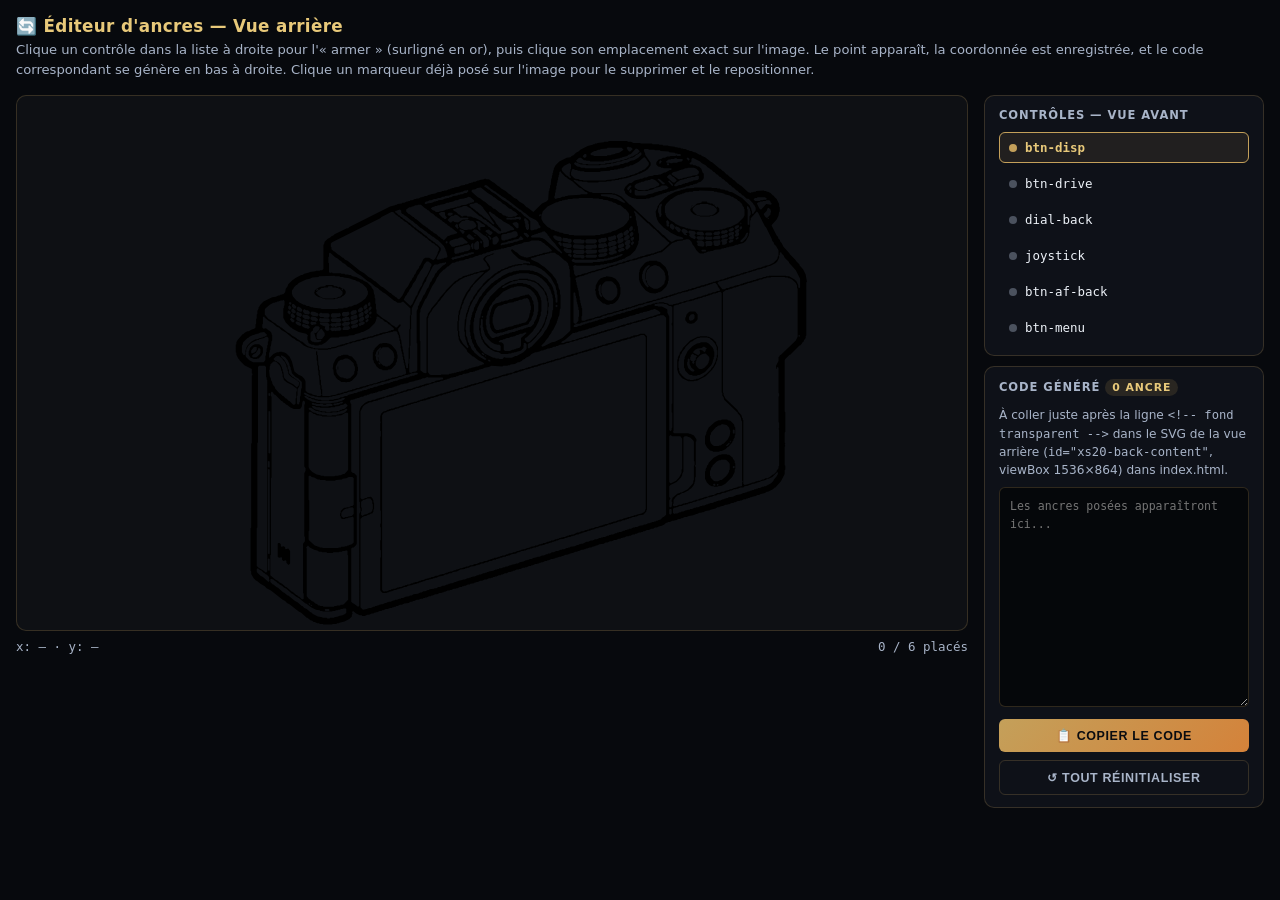
<file: outils/editeur-ancres-vue-arriere.html>
<!-- 2026-09-03 15:53 (Paris) — V013 — Nouvel outil : éditeur d'ancres pour la vue arrière (FaceArr_vector.svg, viewBox 1536×864), sur le modèle de editeur-ancres-vue-avant.html -->
<!DOCTYPE html>
<html lang="fr">
<head>
<meta charset="UTF-8">
<title>Éditeur d'ancres — Vue arrière — PhotoManuel</title>
<style>
  :root{
    --bg-deep:#07090d;--bg-card:#0e1118;--border:rgba(196,160,90,.22);
    --gold:#c4a05a;--gold-light:#e8c97a;--amber:#d4823a;
    --text:#edf2f8;--text-dim:#a8b4c8;--success:#5ac47a;--danger:#e05050;
  }
  *,*::before,*::after{box-sizing:border-box;margin:0;padding:0}
  body{
    font-family:'Segoe UI',system-ui,-apple-system,sans-serif;
    background:var(--bg-deep);color:var(--text);
    min-height:100vh;padding:16px;
  }
  h1{font-size:1.05rem;font-weight:700;color:var(--gold-light);margin-bottom:4px;letter-spacing:.02em}
  .sub{font-size:.82rem;color:var(--text-dim);margin-bottom:16px;line-height:1.5}
  .layout{display:flex;gap:16px;flex-wrap:wrap;align-items:flex-start}
  .stage-col{flex:1 1 480px;min-width:280px}
  .stage{
    position:relative;width:100%;aspect-ratio:1536/864;
    background:rgba(255,255,255,.03);border:1px solid var(--border);
    border-radius:10px;overflow:hidden;cursor:crosshair;user-select:none;
  }
  .stage svg#xs20-svg{position:absolute;inset:0;width:100%;height:100%;display:block}
  .stage svg#overlay{position:absolute;inset:0;width:100%;height:100%;pointer-events:none}
  .coord-readout{
    margin-top:8px;font-size:.78rem;color:var(--text-dim);
    display:flex;justify-content:space-between;font-family:monospace;
  }
  .side-col{flex:0 0 280px;min-width:240px;display:flex;flex-direction:column;gap:10px}
  .panel{background:var(--bg-card);border:1px solid var(--border);border-radius:10px;padding:12px 14px}
  .panel h2{font-size:.72rem;font-weight:700;letter-spacing:.08em;text-transform:uppercase;color:var(--text-dim);margin-bottom:10px}
  .ctrl-list{display:flex;flex-direction:column;gap:5px;max-height:340px;overflow-y:auto}
  .ctrl-item{
    display:flex;align-items:center;gap:8px;padding:7px 9px;border-radius:6px;
    border:1px solid transparent;cursor:pointer;font-size:.85rem;transition:all .15s;
  }
  .ctrl-item:hover{background:rgba(255,255,255,.04)}
  .ctrl-item.armed{border-color:var(--gold);background:rgba(196,160,90,.1);color:var(--gold-light);font-weight:600}
  .ctrl-item.placed{color:var(--success)}
  .ctrl-item .dot{width:8px;height:8px;border-radius:50%;flex-shrink:0;background:var(--text-dim);opacity:.4}
  .ctrl-item.placed .dot{background:var(--success);opacity:1}
  .ctrl-item.armed .dot{background:var(--gold);opacity:1}
  .ctrl-item .id{flex:1;font-family:monospace;font-size:.78rem}
  .ctrl-item .xy{font-size:.68rem;color:var(--text-dim);font-family:monospace}
  .hint{font-size:.76rem;color:var(--text-dim);line-height:1.5;margin-bottom:8px}
  textarea{
    width:100%;min-height:220px;background:#05070a;border:1px solid var(--border);
    border-radius:6px;color:#9fe89f;font-family:monospace;font-size:.72rem;
    padding:10px;resize:vertical;line-height:1.5;
  }
  button{
    background:linear-gradient(135deg,var(--gold) 0%,var(--amber) 100%);
    border:none;border-radius:6px;color:#0a0c10;font-weight:700;font-size:.78rem;
    letter-spacing:.05em;text-transform:uppercase;padding:9px 14px;cursor:pointer;
    width:100%;margin-top:8px;transition:filter .15s;
  }
  button:hover{filter:brightness(1.1)}
  button.secondary{
    background:transparent;border:1px solid var(--border);color:var(--text-dim);
  }
  .badge{
    display:inline-block;font-size:.68rem;font-weight:700;padding:2px 7px;
    border-radius:10px;background:rgba(196,160,90,.15);color:var(--gold-light);
  }
  .marker-label{font-family:monospace;font-size:34px;font-weight:700;fill:var(--gold-light);paint-order:stroke;stroke:#05070a;stroke-width:6px}
  @media(max-width:820px){.layout{flex-direction:column}.side-col{flex:1 1 auto;width:100%}}
</style>
</head>
<body>
<h1>🔄 Éditeur d'ancres — Vue arrière</h1>
<div class="sub">
  Clique un contrôle dans la liste à droite pour l'« armer » (surligné en or), puis clique son emplacement exact sur l'image.
  Le point apparaît, la coordonnée est enregistrée, et le code correspondant se génère en bas à droite.
  Clique un marqueur déjà posé sur l'image pour le supprimer et le repositionner.
</div>
<div class="layout">
  <div class="stage-col">
    <div class="stage" id="stage">
<svg version="1.1" xmlns="http://www.w3.org/2000/svg" viewBox="0 0 1536 864" width="100%" height="auto" preserveAspectRatio="xMidYMid meet" id="xs20-back-content">
<!-- fond transparent -->
<path d="M 422,724 L 421,725 L 421,746 L 423,748 L 427,747 L 428,748 L 428,751 L 430,753 L 434,752 L 435,753 L 435,756 L 438,759 L 439,759 L 441,757 L 441,737 L 438,733 L 434,734 L 433,733 L 433,731 L 431,729 L 427,730 L 426,729 L 426,726 L 424,724 Z M 1152,581 L 1149,581 L 1148,580 L 1140,580 L 1139,581 L 1136,581 L 1127,586 L 1119,594 L 1118,597 L 1116,599 L 1116,601 L 1114,604 L 1114,607 L 1113,608 L 1113,620 L 1116,626 L 1120,630 L 1124,632 L 1127,632 L 1128,633 L 1133,633 L 1134,632 L 1140,631 L 1146,628 L 1157,617 L 1161,609 L 1161,605 L 1162,604 L 1162,595 L 1161,594 L 1161,591 L 1158,587 L 1158,586 Z M 1132,629 L 1134,628 L 1135,630 L 1133,631 Z M 1126,629 L 1127,628 L 1129,628 L 1130,630 L 1129,631 L 1127,631 Z M 1158,600 L 1160,599 L 1161,600 L 1161,602 L 1159,603 L 1158,602 Z M 1148,590 L 1152,594 L 1153,596 L 1153,605 L 1152,606 L 1152,608 L 1150,612 L 1148,614 L 1148,615 L 1140,622 L 1138,622 L 1134,624 L 1129,624 L 1127,623 L 1122,618 L 1122,616 L 1121,615 L 1121,607 L 1122,606 L 1123,602 L 1125,600 L 1125,599 L 1132,592 L 1136,590 L 1138,590 L 1139,589 L 1146,589 Z M 1154,526 L 1150,525 L 1149,524 L 1140,524 L 1139,525 L 1135,525 L 1129,528 L 1119,537 L 1115,545 L 1115,547 L 1113,551 L 1113,563 L 1116,569 L 1121,574 L 1125,575 L 1126,576 L 1136,576 L 1137,575 L 1140,575 L 1146,572 L 1150,568 L 1151,568 L 1157,561 L 1157,560 L 1159,558 L 1159,556 L 1161,553 L 1161,550 L 1162,549 L 1162,537 L 1161,536 L 1160,532 Z M 1152,561 L 1153,563 L 1149,567 L 1148,567 L 1147,566 Z M 1153,559 L 1154,558 L 1155,560 L 1154,561 Z M 1159,540 L 1161,541 L 1161,546 L 1160,547 L 1158,546 L 1158,541 Z M 1148,533 L 1152,537 L 1153,541 L 1154,542 L 1153,550 L 1150,556 L 1143,563 L 1142,563 L 1138,566 L 1136,566 L 1135,567 L 1128,567 L 1126,566 L 1122,562 L 1122,560 L 1121,559 L 1121,550 L 1122,549 L 1123,545 L 1131,536 L 1132,536 L 1134,534 L 1139,533 L 1140,531 Z M 518,438 L 518,443 L 519,443 L 519,438 Z M 527,419 L 526,420 L 524,420 L 523,421 L 519,422 L 515,426 L 511,434 L 510,442 L 511,443 L 512,451 L 515,455 L 515,456 L 519,460 L 520,460 L 524,463 L 530,463 L 532,464 L 533,463 L 537,463 L 541,461 L 548,454 L 550,450 L 550,446 L 551,445 L 551,439 L 550,438 L 550,435 L 549,434 L 548,430 L 541,422 L 537,421 L 534,419 Z M 530,425 L 534,425 L 538,427 L 544,433 L 544,435 L 546,439 L 546,445 L 545,446 L 545,449 L 544,451 L 538,457 L 536,457 L 535,458 L 532,458 L 531,457 L 528,457 L 527,456 L 524,456 L 522,455 L 518,451 L 516,447 L 516,443 L 515,442 L 515,438 L 519,430 L 523,427 L 526,427 Z M 391,402 L 384,402 L 380,404 L 376,408 L 375,412 L 374,413 L 374,419 L 377,424 L 381,425 L 382,426 L 387,426 L 388,425 L 390,425 L 395,420 L 397,416 L 397,408 L 396,406 Z M 391,408 L 393,410 L 393,416 L 392,418 L 388,422 L 386,423 L 381,423 L 379,421 L 382,418 L 386,416 L 386,415 L 389,411 L 389,409 Z M 386,406 L 387,407 L 387,411 L 386,413 L 384,415 L 379,417 L 378,416 L 378,412 L 382,407 Z M 591,400 L 590,401 L 587,401 L 585,402 L 578,409 L 578,410 L 576,412 L 576,414 L 575,415 L 575,427 L 576,428 L 577,432 L 579,434 L 581,438 L 586,442 L 590,443 L 591,444 L 599,444 L 600,443 L 603,443 L 605,442 L 612,435 L 612,433 L 614,430 L 614,426 L 615,425 L 615,419 L 614,418 L 614,415 L 612,411 L 605,403 L 601,401 L 599,401 L 598,400 Z M 584,432 L 585,431 L 588,434 L 586,435 L 584,433 Z M 587,407 L 589,408 L 584,414 L 583,419 L 584,419 L 585,413 L 591,407 L 600,407 L 607,413 L 609,417 L 610,424 L 609,425 L 609,428 L 607,432 L 602,437 L 600,437 L 599,438 L 595,438 L 594,437 L 592,437 L 586,431 L 584,427 L 584,423 L 583,423 L 584,429 L 583,430 L 581,428 L 580,426 L 580,422 L 579,421 L 579,419 L 580,418 L 580,416 L 582,412 Z M 1119,401 L 1115,399 L 1106,399 L 1105,400 L 1100,401 L 1093,405 L 1085,413 L 1080,423 L 1080,426 L 1079,427 L 1079,440 L 1080,441 L 1081,445 L 1087,451 L 1089,452 L 1092,452 L 1093,453 L 1100,453 L 1101,452 L 1104,452 L 1113,447 L 1123,436 L 1125,432 L 1126,427 L 1127,426 L 1127,423 L 1128,422 L 1128,414 L 1127,413 L 1127,411 L 1125,407 Z M 1086,425 L 1088,426 L 1088,434 L 1091,440 L 1096,444 L 1095,446 L 1092,446 L 1090,445 L 1086,441 L 1085,439 L 1085,437 L 1084,436 L 1084,431 L 1085,430 L 1085,426 Z M 1114,417 L 1119,422 L 1120,424 L 1120,428 L 1119,429 L 1119,431 L 1117,435 L 1112,440 L 1108,442 L 1104,442 L 1102,441 L 1098,436 L 1098,430 L 1099,429 L 1099,427 L 1100,425 L 1105,420 L 1109,418 Z M 1093,417 L 1096,420 L 1098,420 L 1100,422 L 1098,424 L 1098,427 L 1095,430 L 1096,432 L 1094,434 L 1092,432 L 1093,429 L 1091,429 L 1089,427 L 1089,423 L 1090,422 L 1090,420 Z M 1116,409 L 1114,411 L 1114,413 L 1112,415 L 1109,412 L 1105,411 L 1104,412 L 1105,414 L 1105,417 L 1102,420 L 1094,416 L 1094,414 L 1097,411 L 1101,409 L 1108,408 L 1110,406 L 1112,406 Z M 1125,393 L 1119,390 L 1117,390 L 1116,389 L 1105,389 L 1104,390 L 1101,390 L 1089,396 L 1077,408 L 1076,411 L 1072,416 L 1072,418 L 1069,423 L 1069,426 L 1068,427 L 1068,444 L 1069,445 L 1069,447 L 1071,451 L 1076,457 L 1086,462 L 1095,462 L 1096,461 L 1100,461 L 1114,454 L 1125,443 L 1125,442 L 1127,440 L 1131,433 L 1131,431 L 1133,427 L 1133,424 L 1134,423 L 1134,407 L 1131,401 L 1131,399 Z M 1120,392 L 1123,395 L 1124,395 L 1129,401 L 1132,407 L 1132,411 L 1133,412 L 1133,419 L 1132,420 L 1132,424 L 1131,425 L 1130,430 L 1126,438 L 1123,441 L 1123,442 L 1114,451 L 1113,451 L 1110,454 L 1102,458 L 1099,458 L 1098,459 L 1095,459 L 1094,460 L 1089,460 L 1088,459 L 1085,459 L 1081,457 L 1075,452 L 1075,451 L 1072,448 L 1072,446 L 1071,445 L 1071,441 L 1070,440 L 1070,430 L 1071,429 L 1071,425 L 1072,424 L 1073,419 L 1075,417 L 1076,414 L 1081,408 L 1081,407 L 1090,398 L 1093,397 L 1095,395 L 1101,392 L 1104,392 L 1105,391 L 1117,391 L 1118,392 Z M 1019,389 L 1015,385 L 1008,385 L 1004,387 L 997,388 L 996,389 L 994,389 L 990,391 L 987,391 L 986,392 L 980,393 L 979,394 L 977,394 L 973,396 L 970,396 L 967,398 L 964,398 L 960,400 L 957,400 L 956,401 L 954,401 L 950,403 L 947,403 L 946,404 L 944,404 L 943,405 L 941,405 L 937,407 L 934,407 L 930,409 L 927,409 L 923,411 L 920,411 L 919,412 L 917,412 L 916,413 L 914,413 L 913,414 L 911,414 L 907,416 L 904,416 L 903,417 L 897,418 L 896,419 L 894,419 L 893,420 L 891,420 L 887,422 L 884,422 L 883,423 L 881,423 L 877,425 L 874,425 L 873,426 L 871,426 L 867,428 L 864,428 L 863,429 L 861,429 L 860,430 L 858,430 L 854,432 L 851,432 L 850,433 L 844,434 L 840,436 L 837,436 L 836,437 L 834,437 L 830,439 L 827,439 L 826,440 L 824,440 L 820,442 L 817,442 L 816,443 L 814,443 L 810,445 L 807,445 L 801,448 L 798,448 L 797,449 L 791,450 L 790,451 L 787,451 L 786,452 L 784,452 L 783,453 L 781,453 L 777,455 L 774,455 L 773,456 L 771,456 L 767,458 L 764,458 L 760,460 L 757,460 L 751,463 L 748,463 L 744,465 L 741,465 L 737,467 L 734,467 L 733,468 L 731,468 L 730,469 L 728,469 L 727,470 L 725,470 L 721,472 L 718,472 L 717,473 L 715,473 L 711,475 L 708,475 L 707,476 L 705,476 L 704,477 L 702,477 L 698,479 L 695,479 L 694,480 L 692,480 L 688,482 L 685,482 L 684,483 L 682,483 L 681,484 L 679,484 L 675,486 L 668,487 L 667,488 L 665,488 L 661,490 L 658,490 L 657,491 L 655,491 L 654,492 L 652,492 L 651,493 L 649,493 L 645,495 L 642,495 L 641,496 L 635,497 L 634,498 L 632,498 L 628,500 L 625,500 L 624,501 L 622,501 L 621,502 L 619,502 L 615,504 L 612,504 L 608,506 L 605,506 L 604,507 L 602,507 L 601,508 L 599,508 L 596,510 L 592,511 L 588,515 L 588,517 L 587,518 L 587,527 L 588,528 L 587,530 L 587,542 L 588,543 L 588,551 L 587,552 L 587,671 L 588,672 L 588,692 L 587,693 L 587,698 L 588,699 L 588,719 L 587,720 L 587,735 L 588,736 L 588,747 L 587,748 L 587,800 L 588,802 L 591,805 L 597,805 L 598,804 L 600,804 L 601,803 L 603,803 L 604,802 L 606,802 L 610,800 L 613,800 L 614,799 L 616,799 L 617,798 L 619,798 L 620,797 L 622,797 L 626,795 L 629,795 L 632,793 L 639,792 L 640,791 L 646,790 L 647,789 L 649,789 L 650,788 L 652,788 L 653,787 L 655,787 L 656,786 L 658,786 L 662,784 L 665,784 L 666,783 L 672,782 L 673,781 L 675,781 L 676,780 L 678,780 L 682,778 L 689,777 L 692,775 L 695,775 L 699,773 L 702,773 L 705,771 L 711,770 L 717,767 L 724,766 L 725,765 L 727,765 L 728,764 L 730,764 L 734,762 L 741,761 L 742,760 L 744,760 L 745,759 L 747,759 L 751,757 L 754,757 L 758,755 L 761,755 L 764,753 L 767,753 L 771,751 L 774,751 L 775,750 L 777,750 L 778,749 L 780,749 L 781,748 L 783,748 L 787,746 L 790,746 L 791,745 L 793,745 L 794,744 L 796,744 L 800,742 L 807,741 L 810,739 L 812,739 L 816,737 L 819,737 L 820,736 L 822,736 L 826,734 L 829,734 L 830,733 L 832,733 L 836,731 L 839,731 L 840,730 L 842,730 L 846,728 L 849,728 L 850,727 L 852,727 L 856,725 L 859,725 L 860,724 L 862,724 L 863,723 L 865,723 L 866,722 L 868,722 L 869,721 L 871,721 L 872,720 L 874,720 L 878,718 L 885,717 L 886,716 L 888,716 L 892,714 L 895,714 L 896,713 L 898,713 L 899,712 L 901,712 L 905,710 L 908,710 L 909,709 L 911,709 L 912,708 L 914,708 L 915,707 L 917,707 L 918,706 L 920,706 L 924,704 L 927,704 L 928,703 L 930,703 L 931,702 L 933,702 L 937,700 L 940,700 L 941,699 L 947,698 L 948,697 L 950,697 L 951,696 L 953,696 L 957,694 L 960,694 L 961,693 L 963,693 L 964,692 L 966,692 L 967,691 L 969,691 L 973,689 L 976,689 L 980,687 L 983,687 L 984,686 L 986,686 L 987,685 L 989,685 L 990,684 L 992,684 L 996,682 L 999,682 L 1000,681 L 1002,681 L 1006,679 L 1013,678 L 1018,673 L 1018,671 L 1019,670 Z M 1016,389 L 1017,391 L 1017,669 L 1016,670 L 1016,672 L 1014,674 L 1010,676 L 1002,678 L 1001,679 L 998,679 L 997,680 L 995,680 L 991,682 L 988,682 L 987,683 L 985,683 L 984,684 L 982,684 L 978,686 L 975,686 L 974,687 L 972,687 L 968,689 L 965,689 L 964,690 L 962,690 L 961,691 L 959,691 L 955,693 L 952,693 L 951,694 L 949,694 L 948,695 L 946,695 L 945,696 L 943,696 L 939,698 L 936,698 L 932,700 L 929,700 L 928,701 L 926,701 L 925,702 L 923,702 L 922,703 L 920,703 L 916,705 L 913,705 L 909,707 L 906,707 L 900,710 L 897,710 L 896,711 L 893,711 L 892,712 L 890,712 L 886,714 L 883,714 L 882,715 L 880,715 L 879,716 L 877,716 L 876,717 L 874,717 L 873,718 L 871,718 L 867,720 L 864,720 L 863,721 L 861,721 L 860,722 L 858,722 L 854,724 L 851,724 L 850,725 L 848,725 L 847,726 L 845,726 L 841,728 L 838,728 L 837,729 L 831,730 L 830,731 L 828,731 L 827,732 L 825,732 L 821,734 L 818,734 L 817,735 L 815,735 L 814,736 L 812,736 L 811,737 L 809,737 L 805,739 L 802,739 L 801,740 L 795,741 L 794,742 L 792,742 L 788,744 L 785,744 L 784,745 L 782,745 L 781,746 L 779,746 L 775,748 L 772,748 L 771,749 L 769,749 L 768,750 L 766,750 L 765,751 L 763,751 L 759,753 L 756,753 L 752,755 L 749,755 L 743,758 L 740,758 L 736,760 L 733,760 L 729,762 L 726,762 L 725,763 L 723,763 L 719,765 L 716,765 L 715,766 L 713,766 L 712,767 L 710,767 L 709,768 L 707,768 L 703,770 L 700,770 L 699,771 L 697,771 L 696,772 L 694,772 L 690,774 L 687,774 L 686,775 L 684,775 L 680,777 L 677,777 L 673,779 L 670,779 L 669,780 L 667,780 L 666,781 L 664,781 L 663,782 L 661,782 L 657,784 L 654,784 L 653,785 L 651,785 L 647,787 L 644,787 L 643,788 L 641,788 L 640,789 L 638,789 L 634,791 L 631,791 L 630,792 L 628,792 L 627,793 L 625,793 L 621,795 L 618,795 L 617,796 L 615,796 L 611,798 L 608,798 L 607,799 L 605,799 L 604,800 L 602,800 L 598,802 L 595,802 L 593,803 L 590,800 L 590,517 L 593,513 L 597,512 L 598,511 L 600,511 L 601,510 L 603,510 L 604,509 L 607,509 L 608,508 L 610,508 L 611,507 L 613,507 L 614,506 L 616,506 L 620,504 L 623,504 L 627,502 L 630,502 L 631,501 L 633,501 L 634,500 L 636,500 L 637,499 L 639,499 L 643,497 L 646,497 L 647,496 L 649,496 L 653,494 L 656,494 L 657,493 L 660,493 L 661,492 L 663,492 L 664,491 L 666,491 L 670,489 L 673,489 L 674,488 L 676,488 L 677,487 L 679,487 L 683,485 L 686,485 L 690,483 L 693,483 L 694,482 L 696,482 L 697,481 L 699,481 L 703,479 L 706,479 L 710,477 L 713,477 L 716,475 L 719,475 L 723,473 L 726,473 L 727,472 L 729,472 L 730,471 L 732,471 L 736,469 L 739,469 L 740,468 L 742,468 L 743,467 L 745,467 L 749,465 L 752,465 L 753,464 L 755,464 L 759,462 L 762,462 L 763,461 L 765,461 L 766,460 L 768,460 L 772,458 L 775,458 L 776,457 L 778,457 L 779,456 L 781,456 L 785,454 L 788,454 L 789,453 L 792,453 L 796,451 L 799,451 L 802,449 L 805,449 L 806,448 L 808,448 L 812,446 L 815,446 L 816,445 L 818,445 L 822,443 L 825,443 L 826,442 L 828,442 L 832,440 L 835,440 L 836,439 L 842,438 L 843,437 L 845,437 L 849,435 L 852,435 L 853,434 L 855,434 L 856,433 L 858,433 L 862,431 L 865,431 L 866,430 L 868,430 L 872,428 L 875,428 L 876,427 L 878,427 L 882,425 L 885,425 L 888,423 L 895,422 L 896,421 L 898,421 L 902,419 L 905,419 L 908,417 L 911,417 L 912,416 L 915,416 L 919,414 L 922,414 L 923,413 L 925,413 L 926,412 L 928,412 L 932,410 L 935,410 L 936,409 L 938,409 L 939,408 L 941,408 L 942,407 L 944,407 L 948,405 L 955,404 L 956,403 L 958,403 L 959,402 L 961,402 L 965,400 L 968,400 L 969,399 L 975,398 L 979,396 L 982,396 L 983,395 L 985,395 L 989,393 L 992,393 L 996,391 L 999,391 L 1000,390 L 1002,390 L 1003,389 L 1005,389 L 1009,387 L 1014,387 Z M 1097,349 L 1089,349 L 1087,350 L 1083,354 L 1082,358 L 1081,359 L 1081,363 L 1085,368 L 1087,368 L 1088,369 L 1092,369 L 1093,368 L 1095,368 L 1100,363 L 1101,361 L 1101,354 Z M 1094,353 L 1096,355 L 1096,360 L 1093,363 L 1089,364 L 1087,362 L 1087,358 L 1090,354 Z M 827,321 L 825,322 L 822,322 L 821,323 L 818,323 L 817,324 L 815,324 L 811,326 L 804,327 L 800,329 L 797,329 L 793,331 L 790,331 L 786,333 L 783,333 L 782,334 L 774,336 L 770,339 L 767,345 L 766,350 L 765,351 L 765,355 L 764,356 L 764,369 L 765,370 L 765,374 L 768,380 L 772,384 L 776,385 L 777,384 L 780,384 L 781,383 L 785,383 L 786,382 L 788,382 L 789,381 L 791,381 L 795,379 L 798,379 L 799,378 L 801,378 L 805,376 L 808,376 L 809,375 L 811,375 L 812,374 L 814,374 L 815,373 L 817,373 L 818,372 L 826,370 L 828,368 L 828,367 L 832,362 L 832,360 L 835,354 L 835,350 L 836,349 L 836,338 L 835,337 L 835,333 L 833,330 L 832,326 Z M 828,330 L 829,334 L 830,335 L 830,339 L 831,340 L 831,346 L 830,347 L 830,351 L 829,352 L 828,358 L 825,364 L 822,367 L 816,368 L 815,369 L 812,369 L 811,370 L 808,370 L 807,371 L 805,371 L 801,373 L 794,374 L 793,375 L 791,375 L 787,377 L 784,377 L 783,378 L 780,378 L 779,379 L 775,379 L 772,376 L 771,372 L 770,371 L 770,369 L 769,368 L 769,358 L 770,357 L 770,354 L 771,353 L 772,348 L 774,344 L 778,340 L 784,339 L 788,337 L 791,337 L 795,335 L 803,334 L 804,333 L 806,333 L 807,332 L 809,332 L 813,330 L 816,330 L 820,328 L 823,328 L 824,327 L 825,327 Z M 480,318 L 481,321 L 484,324 L 488,326 L 490,326 L 494,328 L 497,328 L 498,329 L 513,329 L 514,328 L 518,328 L 519,327 L 524,326 L 526,324 L 527,324 L 530,321 L 531,319 L 531,316 L 528,312 L 526,312 L 521,309 L 520,310 L 516,308 L 512,308 L 511,306 L 499,306 L 498,308 L 490,309 L 484,312 L 481,315 L 481,317 Z M 524,313 L 526,312 L 527,314 L 526,315 Z M 486,312 L 487,313 L 484,316 L 483,314 L 485,312 Z M 483,318 L 485,317 L 485,316 L 487,314 L 488,314 L 492,311 L 495,311 L 496,310 L 502,310 L 503,308 L 509,308 L 510,310 L 515,310 L 516,311 L 518,311 L 522,313 L 526,317 L 526,321 L 522,325 L 520,325 L 516,327 L 512,327 L 511,328 L 498,328 L 497,327 L 494,327 L 488,324 L 483,319 Z M 953,292 L 952,293 L 949,293 L 948,294 L 944,295 L 940,299 L 936,307 L 936,312 L 935,313 L 935,315 L 936,316 L 936,321 L 937,322 L 937,324 L 939,328 L 948,336 L 950,336 L 954,338 L 958,338 L 959,337 L 963,337 L 967,335 L 972,330 L 975,324 L 975,322 L 976,321 L 976,310 L 975,309 L 975,306 L 973,302 L 968,296 L 962,293 Z M 943,305 L 945,306 L 944,308 L 944,319 L 946,323 L 946,325 L 945,326 L 943,324 L 941,320 L 941,316 L 940,315 L 941,308 Z M 953,300 L 961,300 L 963,301 L 969,307 L 970,311 L 971,312 L 971,321 L 970,322 L 970,324 L 964,330 L 962,331 L 956,331 L 952,329 L 947,324 L 946,320 L 945,319 L 945,309 L 947,305 L 951,301 Z M 1023,267 L 1022,268 L 1020,268 L 1016,270 L 1009,278 L 1007,282 L 1007,285 L 1006,286 L 1006,298 L 1007,299 L 1007,301 L 1010,307 L 1017,315 L 1024,319 L 1033,320 L 1034,319 L 1036,319 L 1037,318 L 1039,318 L 1043,316 L 1050,309 L 1053,303 L 1053,300 L 1054,299 L 1054,291 L 1053,290 L 1053,285 L 1049,277 L 1040,269 L 1036,268 L 1035,267 Z M 1030,274 L 1034,274 L 1035,275 L 1039,276 L 1046,283 L 1048,287 L 1048,290 L 1049,291 L 1049,298 L 1048,299 L 1047,304 L 1042,309 L 1036,312 L 1030,312 L 1024,309 L 1021,306 L 1019,302 L 1019,300 L 1017,297 L 1017,287 L 1018,286 L 1019,282 L 1025,276 L 1029,275 Z M 1023,274 L 1024,275 L 1019,280 L 1017,284 L 1017,286 L 1016,287 L 1016,296 L 1017,297 L 1017,300 L 1022,309 L 1020,310 L 1016,306 L 1012,299 L 1012,297 L 1011,296 L 1011,289 L 1012,288 L 1012,285 L 1016,278 L 1021,274 Z M 1089,184 L 1090,187 L 1094,191 L 1098,193 L 1100,193 L 1101,194 L 1104,194 L 1105,195 L 1121,195 L 1122,194 L 1126,194 L 1132,191 L 1136,187 L 1136,182 L 1133,179 L 1132,181 L 1128,177 L 1128,175 L 1127,177 L 1126,175 L 1124,174 L 1121,174 L 1120,173 L 1117,173 L 1116,171 L 1108,171 L 1107,173 L 1100,174 L 1092,181 L 1091,180 L 1091,179 L 1093,177 L 1092,177 L 1090,180 L 1092,181 L 1090,182 Z M 1093,182 L 1098,177 L 1100,177 L 1101,176 L 1104,176 L 1105,175 L 1118,175 L 1119,176 L 1122,176 L 1123,177 L 1127,178 L 1132,183 L 1132,187 L 1128,191 L 1124,193 L 1121,193 L 1120,194 L 1105,194 L 1104,193 L 1101,193 L 1099,192 L 1093,186 Z M 1225,162 L 1223,161 L 1219,157 L 1215,155 L 1213,155 L 1212,154 L 1209,154 L 1208,153 L 1196,154 L 1195,155 L 1192,155 L 1191,156 L 1188,156 L 1187,157 L 1183,156 L 1171,145 L 1170,145 L 1167,142 L 1166,142 L 1160,136 L 1159,136 L 1155,132 L 1154,132 L 1149,127 L 1148,127 L 1143,122 L 1142,122 L 1138,118 L 1137,118 L 1124,107 L 1123,107 L 1113,99 L 1108,97 L 1106,95 L 1104,95 L 1097,91 L 1095,91 L 1091,89 L 1088,89 L 1087,88 L 1085,88 L 1081,86 L 1078,86 L 1077,85 L 1074,85 L 1073,84 L 1069,84 L 1068,83 L 1065,83 L 1064,82 L 1054,81 L 1053,80 L 1045,80 L 1044,79 L 1039,79 L 1038,78 L 1028,78 L 1027,77 L 1009,77 L 1008,76 L 997,76 L 993,74 L 988,74 L 987,73 L 957,73 L 956,74 L 950,74 L 949,75 L 939,76 L 938,77 L 935,77 L 934,78 L 932,78 L 931,79 L 923,81 L 911,87 L 908,90 L 904,92 L 900,96 L 897,97 L 895,99 L 889,100 L 877,106 L 871,112 L 868,118 L 868,120 L 867,121 L 867,124 L 866,125 L 866,128 L 865,129 L 865,133 L 864,134 L 863,144 L 862,145 L 862,149 L 861,150 L 861,153 L 860,154 L 859,168 L 856,171 L 849,174 L 835,188 L 825,180 L 824,180 L 819,175 L 812,171 L 808,167 L 804,165 L 797,159 L 796,159 L 790,154 L 783,150 L 779,146 L 778,146 L 771,140 L 770,140 L 763,135 L 759,135 L 758,134 L 756,134 L 755,135 L 748,136 L 747,137 L 745,137 L 741,139 L 738,139 L 737,140 L 735,140 L 734,141 L 732,141 L 728,143 L 725,143 L 724,144 L 718,145 L 714,147 L 707,148 L 706,149 L 704,149 L 703,150 L 701,150 L 700,151 L 698,151 L 694,153 L 691,153 L 690,154 L 687,154 L 686,155 L 680,156 L 676,158 L 669,159 L 668,160 L 666,160 L 662,162 L 659,162 L 658,163 L 656,163 L 655,164 L 653,164 L 649,166 L 646,166 L 645,167 L 643,167 L 639,169 L 636,169 L 635,170 L 633,170 L 632,171 L 630,171 L 626,173 L 623,173 L 622,174 L 615,175 L 614,176 L 612,176 L 611,177 L 603,179 L 537,212 L 535,214 L 533,214 L 513,224 L 511,226 L 508,227 L 506,229 L 502,231 L 497,236 L 496,240 L 495,241 L 495,280 L 493,282 L 490,282 L 489,283 L 483,283 L 482,284 L 473,285 L 472,286 L 464,288 L 461,290 L 459,290 L 449,295 L 447,297 L 446,297 L 438,305 L 437,308 L 434,312 L 433,318 L 430,321 L 428,321 L 427,322 L 425,322 L 424,323 L 422,323 L 418,325 L 412,326 L 398,333 L 392,339 L 392,340 L 390,342 L 390,344 L 388,348 L 388,353 L 387,354 L 387,360 L 386,361 L 386,369 L 385,370 L 385,375 L 383,377 L 379,378 L 374,381 L 372,381 L 368,383 L 365,386 L 364,386 L 356,395 L 354,399 L 354,402 L 353,403 L 353,415 L 354,416 L 354,419 L 357,425 L 359,427 L 359,428 L 367,436 L 379,442 L 379,449 L 380,450 L 380,452 L 379,453 L 379,562 L 378,563 L 378,699 L 377,700 L 377,769 L 378,770 L 378,774 L 382,781 L 386,785 L 387,785 L 393,790 L 400,794 L 403,797 L 410,801 L 429,816 L 433,818 L 436,821 L 440,823 L 455,835 L 459,837 L 468,845 L 469,845 L 474,849 L 477,850 L 479,852 L 481,852 L 485,854 L 488,854 L 489,855 L 494,855 L 495,856 L 509,856 L 510,855 L 516,855 L 517,854 L 520,854 L 521,853 L 529,851 L 537,847 L 541,843 L 541,840 L 542,839 L 542,837 L 541,836 L 543,834 L 548,838 L 554,841 L 557,841 L 558,842 L 562,842 L 566,840 L 569,840 L 573,838 L 576,838 L 577,837 L 579,837 L 580,836 L 582,836 L 586,834 L 589,834 L 590,833 L 592,833 L 596,831 L 599,831 L 603,829 L 606,829 L 607,828 L 609,828 L 610,827 L 612,827 L 613,826 L 615,826 L 619,824 L 622,824 L 626,822 L 633,821 L 636,819 L 639,819 L 640,818 L 642,818 L 646,816 L 649,816 L 653,814 L 656,814 L 657,813 L 659,813 L 660,812 L 662,812 L 666,810 L 669,810 L 670,809 L 672,809 L 676,807 L 679,807 L 683,805 L 686,805 L 687,804 L 689,804 L 690,803 L 692,803 L 696,801 L 699,801 L 700,800 L 702,800 L 706,798 L 709,798 L 710,797 L 712,797 L 716,795 L 719,795 L 720,794 L 722,794 L 723,793 L 725,793 L 729,791 L 732,791 L 733,790 L 739,789 L 740,788 L 742,788 L 743,787 L 745,787 L 749,785 L 752,785 L 756,783 L 759,783 L 763,781 L 766,781 L 767,780 L 769,780 L 770,779 L 772,779 L 773,778 L 775,778 L 779,776 L 782,776 L 783,775 L 785,775 L 789,773 L 792,773 L 795,771 L 798,771 L 799,770 L 801,770 L 802,769 L 804,769 L 808,767 L 811,767 L 812,766 L 814,766 L 818,764 L 821,764 L 822,763 L 824,763 L 828,761 L 831,761 L 832,760 L 834,760 L 838,758 L 841,758 L 842,757 L 844,757 L 845,756 L 847,756 L 848,755 L 850,755 L 854,753 L 857,753 L 858,752 L 860,752 L 864,750 L 867,750 L 868,749 L 870,749 L 871,748 L 873,748 L 877,746 L 880,746 L 881,745 L 883,745 L 887,743 L 890,743 L 891,742 L 893,742 L 894,741 L 896,741 L 897,740 L 899,740 L 903,738 L 906,738 L 907,737 L 909,737 L 913,735 L 916,735 L 917,734 L 919,734 L 920,733 L 922,733 L 926,731 L 929,731 L 930,730 L 932,730 L 933,729 L 935,729 L 936,728 L 938,728 L 942,726 L 949,725 L 952,723 L 955,723 L 959,721 L 962,721 L 966,719 L 969,719 L 973,717 L 976,717 L 977,716 L 979,716 L 980,715 L 982,715 L 986,713 L 989,713 L 990,712 L 992,712 L 996,710 L 999,710 L 1000,709 L 1002,709 L 1006,707 L 1009,707 L 1010,706 L 1012,706 L 1013,705 L 1015,705 L 1019,703 L 1022,703 L 1026,701 L 1029,701 L 1032,699 L 1035,699 L 1038,697 L 1043,696 L 1047,694 L 1050,691 L 1052,691 L 1053,690 L 1056,690 L 1060,688 L 1063,688 L 1064,687 L 1066,687 L 1070,685 L 1073,685 L 1074,684 L 1076,684 L 1080,682 L 1083,682 L 1087,680 L 1094,679 L 1095,678 L 1097,678 L 1098,677 L 1100,677 L 1104,675 L 1107,675 L 1108,674 L 1110,674 L 1114,672 L 1121,671 L 1122,670 L 1130,668 L 1133,666 L 1136,666 L 1137,665 L 1139,665 L 1140,664 L 1142,664 L 1146,662 L 1149,662 L 1150,661 L 1152,661 L 1156,659 L 1159,659 L 1160,658 L 1162,658 L 1166,656 L 1169,656 L 1170,655 L 1172,655 L 1176,653 L 1179,653 L 1180,652 L 1182,652 L 1183,651 L 1185,651 L 1186,650 L 1188,650 L 1189,649 L 1191,649 L 1192,648 L 1194,648 L 1198,646 L 1201,646 L 1202,645 L 1210,643 L 1213,641 L 1215,641 L 1223,637 L 1226,634 L 1227,634 L 1236,624 L 1242,612 L 1242,606 L 1243,605 L 1243,599 L 1242,598 L 1242,568 L 1243,567 L 1242,565 L 1243,563 L 1242,561 L 1242,545 L 1243,544 L 1243,512 L 1242,511 L 1242,428 L 1243,426 L 1250,419 L 1251,419 L 1266,404 L 1267,404 L 1270,401 L 1270,400 L 1273,397 L 1273,396 L 1276,392 L 1276,389 L 1277,388 L 1277,302 L 1278,301 L 1276,289 L 1272,281 L 1266,274 L 1266,273 L 1260,267 L 1260,266 L 1250,256 L 1250,255 L 1240,244 L 1237,238 L 1235,236 L 1234,233 L 1232,231 L 1231,228 L 1229,226 L 1221,210 L 1221,209 L 1229,200 L 1232,194 L 1233,188 L 1234,187 L 1234,180 L 1233,179 L 1233,175 L 1229,167 L 1225,163 Z M 497,832 L 498,831 L 504,831 L 505,833 L 504,834 L 498,834 Z M 474,825 L 475,824 L 477,825 L 476,826 Z M 471,822 L 472,821 L 474,823 L 472,824 Z M 409,783 L 410,782 L 414,783 L 417,786 L 418,786 L 421,789 L 422,789 L 424,791 L 428,793 L 431,796 L 435,798 L 444,806 L 445,806 L 451,811 L 455,813 L 466,822 L 467,822 L 475,828 L 483,832 L 489,833 L 490,834 L 493,834 L 494,835 L 509,835 L 510,834 L 514,834 L 515,833 L 518,833 L 519,832 L 522,832 L 523,831 L 526,831 L 527,830 L 531,830 L 532,831 L 532,837 L 530,839 L 526,841 L 520,842 L 519,843 L 513,844 L 512,845 L 506,845 L 505,846 L 501,846 L 500,845 L 494,845 L 493,844 L 486,843 L 478,839 L 475,836 L 474,836 L 468,831 L 464,829 L 461,826 L 460,826 L 453,820 L 449,818 L 438,809 L 437,809 L 431,804 L 430,804 L 421,796 L 420,796 L 414,791 L 413,791 L 409,787 Z M 387,766 L 389,765 L 391,767 L 395,769 L 398,772 L 399,772 L 402,775 L 403,775 L 407,779 L 407,783 L 408,785 L 406,787 L 397,779 L 393,777 L 388,772 L 387,770 Z M 406,749 L 408,750 L 408,768 L 407,769 L 405,768 L 405,750 Z M 470,728 L 473,731 L 480,735 L 485,736 L 488,738 L 492,738 L 493,739 L 500,739 L 501,740 L 510,740 L 511,739 L 520,739 L 521,738 L 525,738 L 526,737 L 530,737 L 531,736 L 533,736 L 534,737 L 534,743 L 535,744 L 535,816 L 528,823 L 526,824 L 523,824 L 522,825 L 517,825 L 516,826 L 513,826 L 512,827 L 495,827 L 494,826 L 490,826 L 489,825 L 487,825 L 485,823 L 482,822 L 479,819 L 476,818 L 473,815 L 472,815 L 468,810 L 468,733 L 467,731 Z M 1056,669 L 1058,669 L 1059,670 L 1059,676 L 1057,678 L 1055,677 L 1055,670 Z M 542,666 L 544,668 L 544,677 L 541,680 L 535,681 L 534,682 L 530,682 L 529,683 L 527,683 L 524,680 L 524,675 L 528,670 L 532,668 L 535,668 L 536,667 Z M 571,652 L 574,656 L 574,660 L 575,661 L 575,669 L 574,670 L 574,672 L 571,675 L 569,675 L 566,677 L 561,678 L 558,680 L 556,678 L 556,673 L 557,672 L 557,667 L 556,666 L 556,657 L 560,654 L 562,654 L 566,652 Z M 472,615 L 474,615 L 476,617 L 480,618 L 486,621 L 489,621 L 490,622 L 498,622 L 499,623 L 514,623 L 515,622 L 525,621 L 526,620 L 532,619 L 536,617 L 542,617 L 544,619 L 544,662 L 542,664 L 540,664 L 536,666 L 533,666 L 532,667 L 529,667 L 527,668 L 523,672 L 523,675 L 522,676 L 522,680 L 523,681 L 523,683 L 525,685 L 530,685 L 531,684 L 534,684 L 535,683 L 541,682 L 542,681 L 544,683 L 544,723 L 541,726 L 537,727 L 536,728 L 534,728 L 533,729 L 530,729 L 529,730 L 524,730 L 523,731 L 520,731 L 519,732 L 494,732 L 493,731 L 489,731 L 488,730 L 486,730 L 485,729 L 481,728 L 472,720 L 471,718 L 471,705 L 472,704 L 472,655 L 471,654 L 471,616 Z M 1231,610 L 1231,612 L 1229,616 L 1224,622 L 1224,623 L 1220,627 L 1211,632 L 1209,632 L 1208,633 L 1206,633 L 1202,635 L 1199,635 L 1198,636 L 1196,636 L 1195,637 L 1193,637 L 1192,638 L 1190,638 L 1189,639 L 1187,639 L 1186,640 L 1184,640 L 1183,641 L 1181,641 L 1180,642 L 1178,642 L 1177,643 L 1175,643 L 1171,645 L 1164,646 L 1158,649 L 1151,650 L 1150,651 L 1148,651 L 1147,652 L 1145,652 L 1144,653 L 1142,653 L 1138,655 L 1135,655 L 1134,656 L 1132,656 L 1131,657 L 1129,657 L 1125,659 L 1122,659 L 1121,660 L 1119,660 L 1118,661 L 1116,661 L 1112,663 L 1109,663 L 1108,664 L 1106,664 L 1102,666 L 1099,666 L 1098,667 L 1096,667 L 1092,669 L 1089,669 L 1088,670 L 1085,670 L 1084,671 L 1082,671 L 1078,673 L 1075,673 L 1074,674 L 1072,674 L 1068,676 L 1065,676 L 1063,677 L 1061,675 L 1061,669 L 1063,667 L 1065,667 L 1066,666 L 1068,666 L 1072,664 L 1075,664 L 1079,662 L 1082,662 L 1083,661 L 1085,661 L 1086,660 L 1088,660 L 1089,659 L 1091,659 L 1095,657 L 1098,657 L 1101,655 L 1105,655 L 1106,654 L 1108,654 L 1109,653 L 1111,653 L 1112,652 L 1114,652 L 1118,650 L 1121,650 L 1122,649 L 1124,649 L 1128,647 L 1131,647 L 1134,645 L 1138,645 L 1141,643 L 1147,642 L 1148,641 L 1150,641 L 1151,640 L 1153,640 L 1154,639 L 1156,639 L 1160,637 L 1163,637 L 1164,636 L 1166,636 L 1170,634 L 1175,634 L 1177,632 L 1183,631 L 1184,630 L 1186,630 L 1190,628 L 1193,628 L 1194,627 L 1196,627 L 1197,626 L 1199,626 L 1200,625 L 1202,625 L 1203,624 L 1211,622 L 1214,620 L 1216,620 L 1222,617 L 1230,609 Z M 406,604 L 408,605 L 408,741 L 407,742 L 405,741 L 405,605 Z M 406,591 L 408,592 L 408,601 L 407,602 L 405,601 L 405,592 Z M 1084,551 L 1085,552 L 1089,553 L 1094,558 L 1095,560 L 1095,591 L 1096,592 L 1096,598 L 1095,599 L 1095,622 L 1094,623 L 1094,626 L 1093,628 L 1085,637 L 1075,642 L 1073,642 L 1072,643 L 1068,644 L 1060,651 L 1060,653 L 1059,654 L 1059,657 L 1060,658 L 1059,665 L 1058,666 L 1056,666 L 1055,665 L 1055,655 L 1057,652 L 1055,649 L 1055,632 L 1057,630 L 1067,625 L 1074,618 L 1076,614 L 1076,612 L 1078,608 L 1078,553 L 1080,551 Z M 1057,549 L 1060,551 L 1073,551 L 1076,555 L 1076,604 L 1075,605 L 1075,610 L 1071,618 L 1066,623 L 1058,627 L 1057,627 L 1055,625 L 1055,551 Z M 473,511 L 477,513 L 479,515 L 481,515 L 484,517 L 492,518 L 493,519 L 515,519 L 516,518 L 524,517 L 531,513 L 534,513 L 535,514 L 535,605 L 534,607 L 529,612 L 527,612 L 523,614 L 520,614 L 519,615 L 514,615 L 513,616 L 496,616 L 495,615 L 491,615 L 490,614 L 484,613 L 477,609 L 473,605 L 471,601 L 471,513 Z M 407,510 L 409,511 L 409,578 L 408,579 L 406,578 L 406,511 Z M 471,506 L 472,505 L 475,505 L 483,510 L 486,510 L 487,511 L 490,511 L 491,512 L 497,512 L 498,513 L 509,513 L 510,512 L 518,512 L 519,511 L 522,511 L 523,510 L 528,509 L 532,506 L 534,508 L 530,512 L 526,514 L 521,515 L 520,516 L 517,516 L 516,517 L 509,517 L 508,518 L 501,518 L 500,517 L 493,517 L 492,516 L 488,516 L 487,515 L 485,515 L 482,513 L 480,513 L 476,511 L 474,509 L 473,509 L 471,507 Z M 534,501 L 534,502 L 530,506 L 528,507 L 526,507 L 525,508 L 523,508 L 520,510 L 517,510 L 516,511 L 507,511 L 506,512 L 500,512 L 499,511 L 493,511 L 492,510 L 489,510 L 488,509 L 486,509 L 485,508 L 483,508 L 479,506 L 476,503 L 477,502 L 480,502 L 484,504 L 489,504 L 490,505 L 506,505 L 507,504 L 513,504 L 514,503 L 521,502 L 522,501 L 527,500 L 530,498 L 531,498 Z M 476,498 L 477,497 L 479,497 L 480,498 L 483,498 L 484,499 L 494,499 L 495,500 L 499,500 L 500,499 L 509,499 L 510,501 L 509,502 L 504,502 L 503,503 L 492,503 L 491,502 L 483,502 L 482,501 L 477,500 Z M 527,496 L 525,498 L 523,498 L 519,500 L 516,500 L 515,501 L 512,501 L 511,500 L 512,498 L 516,498 L 517,497 L 520,497 L 524,495 L 526,495 Z M 464,487 L 465,486 L 467,486 L 472,489 L 474,489 L 477,491 L 479,491 L 483,493 L 486,493 L 487,494 L 511,494 L 512,493 L 519,492 L 520,491 L 522,491 L 526,489 L 529,489 L 530,490 L 528,492 L 524,494 L 519,495 L 518,496 L 508,497 L 507,498 L 490,498 L 489,497 L 484,497 L 483,496 L 477,495 L 469,491 Z M 407,481 L 409,482 L 409,485 L 408,486 L 406,485 L 406,482 Z M 411,479 L 412,479 L 414,481 L 414,482 L 416,484 L 417,484 L 427,494 L 428,494 L 431,497 L 432,497 L 435,500 L 436,500 L 441,504 L 447,507 L 456,507 L 458,506 L 460,503 L 461,495 L 463,493 L 465,495 L 465,499 L 464,500 L 464,600 L 466,603 L 466,607 L 464,611 L 464,713 L 465,714 L 465,721 L 462,725 L 462,805 L 463,806 L 463,814 L 462,815 L 460,815 L 456,811 L 455,811 L 452,808 L 451,808 L 445,803 L 444,803 L 435,795 L 434,795 L 428,790 L 424,788 L 421,785 L 417,783 L 409,776 L 409,744 L 410,743 L 410,619 L 411,618 L 411,487 L 410,486 L 410,480 Z M 688,456 L 689,457 L 688,459 L 685,459 L 684,460 L 677,461 L 674,463 L 671,463 L 668,465 L 661,466 L 660,467 L 658,467 L 657,468 L 655,468 L 654,469 L 652,469 L 648,471 L 645,471 L 644,472 L 642,472 L 638,474 L 631,475 L 628,477 L 625,477 L 624,478 L 622,478 L 618,480 L 615,480 L 614,481 L 612,481 L 608,483 L 605,483 L 604,484 L 602,484 L 601,485 L 599,485 L 595,487 L 592,487 L 591,488 L 585,489 L 584,490 L 582,490 L 578,492 L 575,492 L 571,494 L 568,494 L 562,497 L 556,503 L 554,507 L 554,509 L 553,510 L 553,657 L 554,658 L 554,667 L 555,668 L 555,673 L 553,677 L 553,826 L 551,827 L 544,822 L 543,822 L 540,819 L 540,733 L 542,731 L 544,731 L 548,727 L 549,725 L 549,615 L 545,611 L 542,610 L 540,608 L 540,499 L 539,498 L 538,494 L 540,492 L 543,492 L 544,491 L 546,491 L 547,490 L 549,490 L 550,489 L 552,489 L 556,487 L 559,487 L 562,485 L 565,485 L 566,484 L 568,484 L 572,482 L 575,482 L 576,481 L 578,481 L 579,480 L 581,480 L 585,478 L 588,478 L 592,476 L 595,476 L 596,475 L 598,475 L 602,473 L 605,473 L 606,472 L 608,472 L 609,471 L 611,471 L 612,470 L 614,470 L 615,469 L 617,469 L 621,467 L 624,467 L 625,466 L 631,465 L 635,463 L 642,462 L 643,461 L 649,460 L 650,459 L 652,459 L 656,457 L 659,457 L 663,455 L 665,456 Z M 648,449 L 647,451 L 643,452 L 642,453 L 639,453 L 638,454 L 636,454 L 632,456 L 629,456 L 628,457 L 625,457 L 624,458 L 618,459 L 614,461 L 611,461 L 610,462 L 608,462 L 607,463 L 605,463 L 601,465 L 598,465 L 597,466 L 595,466 L 591,468 L 588,468 L 587,469 L 585,469 L 581,471 L 578,471 L 574,473 L 571,473 L 570,474 L 568,474 L 564,476 L 561,476 L 560,477 L 558,477 L 557,478 L 555,478 L 554,479 L 552,479 L 548,481 L 545,481 L 544,482 L 536,484 L 533,486 L 530,486 L 526,488 L 523,488 L 520,490 L 512,491 L 511,492 L 505,492 L 504,493 L 492,493 L 491,492 L 486,492 L 485,491 L 482,491 L 481,490 L 476,489 L 473,487 L 471,487 L 465,484 L 463,482 L 465,480 L 474,485 L 480,486 L 481,487 L 486,487 L 487,488 L 504,488 L 505,487 L 509,487 L 510,486 L 514,486 L 515,485 L 522,484 L 523,483 L 525,483 L 529,481 L 532,481 L 536,479 L 543,478 L 544,477 L 546,477 L 550,475 L 553,475 L 554,474 L 556,474 L 560,472 L 563,472 L 564,471 L 566,471 L 570,469 L 573,469 L 577,467 L 580,467 L 581,466 L 583,466 L 584,465 L 586,465 L 590,463 L 597,462 L 598,461 L 600,461 L 604,459 L 611,458 L 612,457 L 614,457 L 618,455 L 621,455 L 622,454 L 624,454 L 628,452 L 631,452 L 632,451 L 634,451 L 638,449 L 641,449 L 642,448 L 647,448 Z M 391,437 L 400,437 L 402,439 L 402,455 L 403,456 L 403,459 L 404,460 L 404,770 L 402,772 L 397,768 L 390,764 L 387,761 L 387,700 L 388,699 L 388,562 L 389,561 L 389,439 Z M 414,430 L 418,430 L 424,436 L 426,440 L 427,445 L 428,446 L 428,449 L 429,450 L 429,455 L 430,456 L 431,460 L 436,464 L 444,468 L 452,474 L 452,478 L 451,479 L 451,489 L 450,490 L 450,498 L 448,500 L 446,500 L 440,494 L 439,494 L 435,490 L 434,490 L 430,486 L 429,486 L 425,482 L 424,482 L 417,474 L 416,471 L 414,469 L 412,465 L 412,463 L 410,460 L 410,458 L 408,454 L 407,444 L 408,443 L 408,438 L 409,437 L 409,435 Z M 761,428 L 762,427 L 764,427 L 766,429 L 765,430 L 763,430 Z M 418,422 L 420,421 L 423,421 L 429,426 L 429,427 L 432,430 L 435,436 L 435,438 L 437,442 L 437,445 L 438,446 L 438,449 L 439,451 L 443,455 L 450,459 L 456,464 L 455,469 L 452,472 L 446,467 L 437,462 L 432,457 L 431,455 L 430,447 L 429,446 L 429,443 L 428,442 L 428,440 L 425,434 L 422,431 L 421,431 L 419,429 L 417,429 L 414,426 Z M 756,421 L 757,420 L 759,421 L 758,422 Z M 427,420 L 433,423 L 437,428 L 440,434 L 440,436 L 442,440 L 442,443 L 443,444 L 444,449 L 450,455 L 454,457 L 460,463 L 460,473 L 459,474 L 458,486 L 457,487 L 457,495 L 456,496 L 456,498 L 454,500 L 452,498 L 452,486 L 453,485 L 453,475 L 456,470 L 457,464 L 454,461 L 453,461 L 450,458 L 449,458 L 446,455 L 445,455 L 440,450 L 439,448 L 439,444 L 437,440 L 437,437 L 432,428 L 426,422 Z M 751,417 L 753,416 L 756,419 L 754,420 Z M 404,390 L 406,392 L 406,397 L 405,398 L 405,403 L 404,404 L 404,408 L 403,409 L 403,414 L 402,415 L 402,420 L 401,421 L 401,427 L 400,429 L 398,431 L 381,431 L 375,428 L 370,423 L 369,421 L 369,415 L 370,414 L 370,411 L 373,405 L 378,400 L 388,395 L 390,395 L 391,394 L 399,392 L 402,390 Z M 1264,388 L 1266,387 L 1267,389 L 1265,390 Z M 824,384 L 815,392 L 815,404 L 814,406 L 812,408 L 810,408 L 809,409 L 807,409 L 806,410 L 804,410 L 803,411 L 801,411 L 797,413 L 789,413 L 787,411 L 787,403 L 786,401 L 783,399 L 780,399 L 779,398 L 779,397 L 782,395 L 785,395 L 786,394 L 788,394 L 792,392 L 795,392 L 799,390 L 802,390 L 803,389 L 805,389 L 808,387 L 810,387 L 814,385 L 817,385 L 821,383 L 823,383 Z M 399,382 L 404,387 L 400,390 L 398,390 L 397,391 L 395,391 L 394,392 L 392,392 L 388,394 L 385,394 L 378,398 L 372,404 L 370,408 L 370,410 L 369,411 L 368,419 L 366,420 L 363,415 L 363,404 L 364,403 L 365,399 L 372,392 L 373,392 L 375,390 L 381,387 L 383,387 L 384,386 L 386,386 L 387,385 L 389,385 L 393,383 Z M 492,377 L 497,384 L 497,388 L 493,393 L 491,394 L 486,394 L 484,392 L 484,386 L 486,382 L 491,377 Z M 524,376 L 524,378 L 522,380 L 516,380 L 515,381 L 513,380 L 509,381 L 506,378 L 506,377 L 508,375 L 519,375 L 520,374 L 522,374 Z M 482,373 L 487,373 L 489,375 L 488,379 L 483,384 L 481,384 L 480,383 L 483,393 L 485,395 L 491,395 L 492,396 L 490,398 L 488,398 L 487,399 L 480,399 L 479,398 L 477,398 L 474,395 L 474,384 L 475,382 L 477,380 L 478,380 L 478,377 Z M 539,376 L 535,379 L 527,379 L 526,378 L 526,376 L 529,373 L 535,373 L 536,372 Z M 551,371 L 551,373 L 549,375 L 543,376 L 542,377 L 540,375 L 540,373 L 544,370 L 547,370 L 549,369 Z M 460,371 L 462,369 L 466,370 L 467,371 L 470,371 L 473,374 L 473,375 L 471,377 L 469,377 L 468,376 L 466,376 L 462,374 L 460,372 Z M 506,370 L 508,368 L 515,368 L 516,367 L 522,367 L 524,369 L 524,371 L 522,373 L 517,373 L 516,374 L 514,374 L 513,373 L 510,374 L 508,373 L 506,371 Z M 489,368 L 490,367 L 502,367 L 505,370 L 505,372 L 504,373 L 505,378 L 503,380 L 500,380 L 497,377 L 498,373 L 496,373 L 490,370 Z M 560,365 L 562,367 L 562,368 L 559,371 L 557,371 L 554,373 L 552,371 L 552,369 L 554,367 Z M 538,367 L 538,369 L 535,372 L 530,372 L 529,373 L 527,373 L 525,371 L 525,369 L 529,366 L 535,366 L 536,365 Z M 474,369 L 474,367 L 476,365 L 478,366 L 482,366 L 484,368 L 482,370 L 479,370 L 478,371 L 476,371 Z M 450,366 L 451,365 L 453,365 L 457,367 L 459,369 L 459,371 L 458,372 L 456,372 L 452,370 L 450,368 Z M 551,363 L 551,366 L 547,369 L 541,370 L 539,368 L 539,366 L 541,364 L 543,364 L 547,362 L 550,362 Z M 461,363 L 462,362 L 466,362 L 467,363 L 469,363 L 472,366 L 472,368 L 470,370 L 466,369 L 465,368 L 463,368 L 461,366 Z M 751,361 L 753,362 L 753,374 L 754,375 L 754,379 L 755,380 L 755,382 L 756,383 L 756,385 L 758,389 L 760,391 L 760,392 L 767,399 L 773,402 L 775,402 L 776,403 L 780,403 L 782,405 L 782,412 L 781,413 L 777,413 L 776,412 L 771,411 L 767,408 L 766,408 L 756,398 L 755,395 L 753,393 L 753,391 L 751,388 L 751,385 L 750,384 L 750,376 L 749,375 L 749,372 L 750,371 L 750,362 Z M 567,361 L 568,362 L 568,364 L 565,367 L 563,365 L 563,364 L 566,361 Z M 507,362 L 509,360 L 522,360 L 524,362 L 524,364 L 522,366 L 509,366 L 507,364 Z M 488,361 L 490,359 L 492,360 L 503,360 L 505,362 L 505,365 L 504,366 L 490,366 L 488,364 Z M 443,359 L 448,363 L 448,365 L 446,367 L 444,366 L 441,362 L 441,361 Z M 525,363 L 525,361 L 527,359 L 529,359 L 530,358 L 536,358 L 538,362 L 536,364 L 532,364 L 531,365 L 527,365 Z M 570,358 L 571,357 L 573,358 L 572,359 Z M 559,357 L 561,359 L 561,362 L 558,365 L 554,366 L 552,364 L 552,362 L 555,359 Z M 474,359 L 476,357 L 482,358 L 486,361 L 486,363 L 484,365 L 482,365 L 481,364 L 477,364 L 474,361 Z M 453,357 L 457,359 L 459,361 L 459,365 L 458,366 L 453,364 L 451,362 L 451,359 Z M 397,358 L 399,357 L 400,359 L 406,364 L 413,368 L 420,374 L 423,375 L 427,379 L 434,383 L 445,392 L 448,393 L 451,396 L 456,398 L 463,404 L 469,407 L 474,408 L 475,409 L 479,409 L 480,410 L 486,410 L 487,411 L 502,411 L 503,410 L 507,410 L 508,409 L 515,408 L 519,406 L 526,405 L 527,404 L 529,404 L 530,403 L 532,403 L 536,401 L 539,401 L 543,399 L 546,399 L 550,397 L 553,397 L 557,395 L 560,395 L 564,393 L 567,393 L 568,392 L 575,391 L 579,389 L 582,389 L 583,388 L 585,388 L 586,387 L 588,387 L 592,385 L 595,385 L 596,384 L 599,384 L 600,383 L 603,383 L 604,382 L 607,382 L 608,381 L 613,381 L 615,383 L 615,385 L 617,388 L 617,391 L 618,392 L 618,396 L 619,397 L 619,401 L 620,402 L 620,408 L 621,409 L 621,413 L 622,414 L 622,417 L 623,418 L 623,422 L 624,423 L 624,427 L 625,428 L 625,432 L 626,433 L 626,436 L 627,437 L 627,441 L 628,442 L 629,449 L 627,451 L 625,451 L 621,453 L 618,453 L 614,455 L 611,455 L 610,456 L 607,456 L 603,458 L 600,458 L 599,459 L 597,459 L 593,461 L 590,461 L 589,462 L 587,462 L 586,463 L 584,463 L 580,465 L 577,465 L 573,467 L 570,467 L 569,468 L 566,468 L 562,470 L 559,470 L 558,471 L 556,471 L 552,473 L 549,473 L 545,475 L 542,475 L 541,476 L 539,476 L 538,477 L 536,477 L 532,479 L 529,479 L 528,480 L 526,480 L 522,482 L 519,482 L 515,484 L 507,485 L 506,486 L 494,486 L 493,485 L 493,475 L 492,474 L 492,469 L 491,468 L 491,460 L 490,459 L 490,453 L 489,452 L 489,444 L 488,443 L 488,437 L 487,436 L 486,420 L 485,419 L 485,414 L 484,413 L 483,414 L 483,419 L 484,420 L 484,428 L 485,429 L 485,436 L 486,437 L 486,444 L 487,445 L 487,452 L 488,453 L 489,468 L 490,469 L 490,475 L 491,476 L 491,482 L 492,484 L 490,486 L 485,486 L 484,485 L 478,484 L 475,482 L 473,482 L 469,480 L 466,477 L 466,462 L 464,458 L 460,454 L 454,451 L 448,446 L 444,430 L 440,422 L 435,417 L 431,415 L 429,415 L 428,414 L 424,414 L 423,415 L 420,415 L 414,418 L 408,424 L 407,423 L 407,416 L 408,415 L 408,412 L 409,411 L 409,406 L 410,405 L 411,397 L 412,396 L 412,387 L 411,386 L 411,384 L 408,380 L 407,380 L 402,376 L 398,377 L 396,375 L 396,370 L 397,369 Z M 751,357 L 753,356 L 754,358 L 752,359 Z M 1050,359 L 1050,678 L 1046,682 L 1045,682 L 1041,686 L 1037,687 L 1036,688 L 1034,688 L 1033,689 L 1031,689 L 1030,690 L 1027,690 L 1026,691 L 1024,691 L 1023,692 L 1021,692 L 1017,694 L 1014,694 L 1013,695 L 1007,696 L 1003,698 L 1000,698 L 999,699 L 997,699 L 993,701 L 990,701 L 989,702 L 987,702 L 986,703 L 984,703 L 983,704 L 981,704 L 977,706 L 974,706 L 973,707 L 971,707 L 970,708 L 968,708 L 964,710 L 961,710 L 960,711 L 958,711 L 957,712 L 955,712 L 951,714 L 948,714 L 947,715 L 945,715 L 944,716 L 942,716 L 938,718 L 935,718 L 931,720 L 928,720 L 924,722 L 921,722 L 915,725 L 912,725 L 911,726 L 909,726 L 908,727 L 906,727 L 902,729 L 895,730 L 894,731 L 892,731 L 891,732 L 889,732 L 885,734 L 882,734 L 881,735 L 879,735 L 875,737 L 872,737 L 868,739 L 865,739 L 862,741 L 859,741 L 858,742 L 856,742 L 852,744 L 849,744 L 845,746 L 842,746 L 841,747 L 839,747 L 838,748 L 836,748 L 832,750 L 829,750 L 828,751 L 826,751 L 825,752 L 823,752 L 819,754 L 813,755 L 810,757 L 807,757 L 806,758 L 800,759 L 799,760 L 797,760 L 793,762 L 790,762 L 789,763 L 787,763 L 783,765 L 780,765 L 779,766 L 777,766 L 776,767 L 774,767 L 770,769 L 763,770 L 762,771 L 760,771 L 759,772 L 757,772 L 756,773 L 754,773 L 750,775 L 747,775 L 746,776 L 744,776 L 740,778 L 737,778 L 736,779 L 734,779 L 733,780 L 731,780 L 730,781 L 728,781 L 724,783 L 721,783 L 720,784 L 714,785 L 713,786 L 711,786 L 710,787 L 708,787 L 704,789 L 701,789 L 700,790 L 698,790 L 697,791 L 695,791 L 691,793 L 688,793 L 684,795 L 681,795 L 678,797 L 675,797 L 674,798 L 667,799 L 666,800 L 664,800 L 660,802 L 657,802 L 654,804 L 652,804 L 648,806 L 641,807 L 638,809 L 635,809 L 634,810 L 628,811 L 624,813 L 621,813 L 620,814 L 618,814 L 614,816 L 611,816 L 610,817 L 608,817 L 604,819 L 601,819 L 600,820 L 598,820 L 597,821 L 595,821 L 591,823 L 588,823 L 587,824 L 585,824 L 584,825 L 582,825 L 581,826 L 579,826 L 578,827 L 576,827 L 572,829 L 569,829 L 565,831 L 559,832 L 555,828 L 555,685 L 558,682 L 562,680 L 564,680 L 567,678 L 569,678 L 572,676 L 574,676 L 576,673 L 576,670 L 577,669 L 577,659 L 576,658 L 576,655 L 574,651 L 572,649 L 566,650 L 565,651 L 563,651 L 559,653 L 557,653 L 555,651 L 555,511 L 559,503 L 562,500 L 570,496 L 573,496 L 577,494 L 580,494 L 581,493 L 583,493 L 584,492 L 586,492 L 587,491 L 589,491 L 590,490 L 592,490 L 596,488 L 599,488 L 600,487 L 606,486 L 607,485 L 609,485 L 610,484 L 612,484 L 616,482 L 619,482 L 620,481 L 622,481 L 626,479 L 629,479 L 633,477 L 636,477 L 637,476 L 639,476 L 640,475 L 642,475 L 646,473 L 649,473 L 650,472 L 652,472 L 656,470 L 659,470 L 660,469 L 662,469 L 663,468 L 665,468 L 666,467 L 668,467 L 669,466 L 671,466 L 675,464 L 678,464 L 679,463 L 682,463 L 686,461 L 689,461 L 690,460 L 692,460 L 693,459 L 695,459 L 696,458 L 698,458 L 702,456 L 705,456 L 706,455 L 709,455 L 710,454 L 712,454 L 716,452 L 719,452 L 722,450 L 726,450 L 727,449 L 729,449 L 733,447 L 737,447 L 738,446 L 740,446 L 741,445 L 743,445 L 744,444 L 746,444 L 747,443 L 749,443 L 750,442 L 752,442 L 756,440 L 763,439 L 767,437 L 785,438 L 786,437 L 793,437 L 794,436 L 797,436 L 798,435 L 805,434 L 810,431 L 812,431 L 816,429 L 818,427 L 821,426 L 823,424 L 829,421 L 832,418 L 838,415 L 841,415 L 842,414 L 844,414 L 848,412 L 851,412 L 852,411 L 854,411 L 858,409 L 861,409 L 862,408 L 864,408 L 868,406 L 871,406 L 872,405 L 874,405 L 878,403 L 885,402 L 889,400 L 892,400 L 896,398 L 899,398 L 903,396 L 906,396 L 910,394 L 913,394 L 917,392 L 920,392 L 921,391 L 923,391 L 924,390 L 926,390 L 930,388 L 933,388 L 934,387 L 936,387 L 940,385 L 943,385 L 944,384 L 946,384 L 947,383 L 949,383 L 950,382 L 952,382 L 956,380 L 959,380 L 960,379 L 962,379 L 963,378 L 965,378 L 969,376 L 972,376 L 976,374 L 983,373 L 986,371 L 989,371 L 990,370 L 992,370 L 996,368 L 1003,367 L 1004,366 L 1006,366 L 1007,365 L 1009,365 L 1013,363 L 1016,363 L 1017,362 L 1019,362 L 1023,360 L 1026,360 L 1030,358 L 1033,358 L 1036,356 L 1039,356 L 1040,355 L 1046,355 Z M 548,354 L 550,356 L 550,359 L 548,361 L 546,361 L 545,362 L 541,363 L 539,361 L 539,358 L 541,356 L 543,356 L 544,355 Z M 461,355 L 462,354 L 470,355 L 473,358 L 473,360 L 471,362 L 465,361 L 461,358 Z M 567,353 L 569,355 L 569,358 L 567,360 L 564,361 L 562,359 L 562,357 L 566,353 Z M 444,352 L 445,352 L 449,356 L 449,358 L 447,360 L 444,359 L 442,357 L 442,354 Z M 523,353 L 523,356 L 521,358 L 517,358 L 516,359 L 509,359 L 507,357 L 507,354 L 509,352 L 520,352 L 521,351 Z M 488,353 L 490,351 L 492,351 L 493,352 L 503,352 L 505,354 L 505,357 L 503,359 L 496,359 L 495,358 L 490,358 L 488,356 Z M 559,350 L 560,351 L 560,355 L 558,357 L 556,357 L 554,359 L 552,357 L 552,353 L 557,350 Z M 572,349 L 573,350 L 573,352 L 571,354 L 570,354 L 569,353 L 569,351 L 571,349 Z M 537,351 L 537,354 L 533,357 L 527,357 L 525,355 L 525,352 L 527,350 L 533,350 L 535,349 Z M 474,351 L 476,349 L 482,350 L 483,351 L 485,351 L 487,353 L 487,355 L 485,357 L 477,356 L 474,353 Z M 453,349 L 456,351 L 458,351 L 460,353 L 460,356 L 458,358 L 453,356 L 451,354 L 451,351 Z M 439,347 L 442,350 L 442,352 L 440,354 L 437,351 L 437,349 Z M 547,346 L 549,348 L 549,351 L 547,353 L 541,355 L 539,353 L 539,350 L 541,348 L 543,347 L 546,347 Z M 1041,351 L 1040,353 L 1038,353 L 1037,354 L 1035,354 L 1034,355 L 1032,355 L 1028,357 L 1025,357 L 1024,358 L 1022,358 L 1021,359 L 1019,359 L 1015,361 L 1012,361 L 1008,363 L 1005,363 L 1004,364 L 1002,364 L 1001,365 L 999,365 L 995,367 L 992,367 L 991,368 L 988,368 L 984,370 L 981,370 L 980,371 L 978,371 L 977,372 L 975,372 L 974,373 L 972,373 L 971,374 L 969,374 L 965,376 L 962,376 L 961,377 L 955,378 L 954,379 L 952,379 L 948,381 L 945,381 L 944,382 L 942,382 L 941,383 L 939,383 L 935,385 L 932,385 L 931,386 L 929,386 L 928,387 L 926,387 L 922,389 L 919,389 L 915,391 L 912,391 L 911,392 L 909,392 L 908,393 L 906,393 L 902,395 L 899,395 L 895,397 L 888,398 L 884,400 L 881,400 L 880,399 L 882,397 L 886,395 L 899,384 L 902,384 L 903,383 L 905,383 L 909,381 L 912,381 L 913,380 L 919,379 L 920,378 L 922,378 L 926,376 L 929,376 L 930,375 L 932,375 L 933,374 L 935,374 L 936,373 L 938,373 L 942,371 L 945,371 L 946,370 L 948,370 L 949,369 L 951,369 L 955,367 L 962,366 L 963,365 L 965,365 L 966,364 L 968,364 L 972,362 L 975,362 L 976,361 L 978,361 L 982,359 L 985,359 L 986,358 L 988,358 L 992,356 L 995,356 L 996,355 L 998,355 L 1002,353 L 1005,353 L 1009,351 L 1012,351 L 1013,350 L 1019,349 L 1020,348 L 1022,348 L 1026,346 L 1029,346 L 1030,345 L 1032,345 L 1038,348 Z M 566,345 L 568,347 L 568,350 L 565,353 L 563,353 L 561,351 L 561,349 L 565,345 Z M 462,347 L 464,345 L 467,347 L 470,347 L 473,350 L 473,352 L 471,354 L 465,353 L 462,350 Z M 445,344 L 446,344 L 450,348 L 450,351 L 449,352 L 446,352 L 443,349 L 443,346 Z M 557,342 L 559,344 L 559,347 L 556,350 L 554,350 L 553,351 L 551,349 L 551,346 L 554,343 Z M 572,341 L 573,342 L 573,344 L 570,348 L 568,346 L 568,344 L 571,341 Z M 454,341 L 458,343 L 460,345 L 461,347 L 459,350 L 454,348 L 452,346 L 452,343 Z M 440,339 L 443,342 L 443,344 L 441,346 L 440,346 L 438,344 L 438,341 Z M 871,339 L 873,338 L 874,339 L 874,341 L 872,342 L 871,341 Z M 564,337 L 566,339 L 566,343 L 562,346 L 560,344 L 560,341 Z M 444,338 L 445,337 L 447,337 L 451,341 L 451,343 L 450,344 L 447,344 L 444,341 Z M 1036,336 L 1046,336 L 1047,337 L 1050,337 L 1055,340 L 1058,340 L 1060,342 L 1060,367 L 1059,368 L 1059,371 L 1060,372 L 1060,498 L 1059,499 L 1059,512 L 1060,513 L 1060,537 L 1059,538 L 1059,541 L 1057,543 L 1055,541 L 1055,357 L 1052,351 L 1052,346 L 1051,345 L 1043,341 L 1037,341 L 1036,340 L 1032,340 L 1031,339 L 1032,337 L 1035,337 Z M 570,334 L 571,335 L 571,339 L 569,341 L 567,339 L 567,336 L 569,334 Z M 439,335 L 440,334 L 442,334 L 443,335 L 443,337 L 441,338 L 439,336 Z M 400,346 L 401,344 L 408,338 L 414,335 L 416,335 L 417,334 L 419,334 L 420,333 L 422,333 L 426,331 L 429,331 L 430,330 L 432,332 L 432,339 L 431,340 L 431,343 L 430,344 L 430,359 L 434,367 L 442,375 L 443,375 L 445,377 L 455,382 L 467,385 L 470,388 L 469,390 L 469,395 L 470,396 L 471,400 L 476,403 L 480,403 L 481,404 L 487,404 L 488,403 L 492,403 L 499,399 L 506,392 L 508,391 L 520,391 L 521,390 L 535,389 L 536,388 L 545,387 L 546,386 L 554,384 L 557,382 L 559,382 L 569,377 L 578,368 L 580,364 L 580,362 L 581,361 L 581,358 L 582,357 L 585,358 L 587,360 L 591,362 L 594,365 L 598,367 L 601,370 L 602,370 L 609,376 L 609,378 L 608,379 L 605,379 L 604,380 L 602,380 L 598,382 L 591,383 L 590,384 L 588,384 L 584,386 L 581,386 L 580,387 L 578,387 L 574,389 L 571,389 L 570,390 L 567,390 L 566,391 L 560,392 L 556,394 L 549,395 L 545,397 L 542,397 L 541,398 L 539,398 L 535,400 L 532,400 L 528,402 L 525,402 L 524,403 L 522,403 L 521,404 L 519,404 L 515,406 L 508,407 L 507,408 L 503,408 L 502,409 L 482,409 L 481,408 L 478,408 L 477,407 L 475,407 L 474,406 L 472,406 L 468,404 L 461,398 L 458,397 L 456,395 L 453,394 L 451,392 L 444,388 L 441,385 L 437,383 L 427,375 L 426,375 L 424,373 L 420,371 L 417,368 L 413,366 L 410,363 L 406,361 L 400,354 Z M 901,318 L 903,319 L 903,323 L 904,324 L 904,327 L 905,328 L 905,333 L 906,334 L 906,337 L 907,338 L 907,341 L 908,342 L 908,346 L 909,347 L 909,357 L 908,358 L 908,364 L 904,369 L 902,369 L 900,367 L 900,319 Z M 1138,317 L 1140,319 L 1140,480 L 1141,481 L 1141,485 L 1143,488 L 1144,492 L 1166,513 L 1166,514 L 1169,517 L 1171,521 L 1172,526 L 1173,527 L 1173,623 L 1174,624 L 1173,626 L 1173,631 L 1172,632 L 1166,633 L 1165,634 L 1163,634 L 1162,635 L 1160,635 L 1156,637 L 1153,637 L 1152,638 L 1150,638 L 1149,639 L 1147,639 L 1143,641 L 1140,641 L 1136,643 L 1133,643 L 1127,646 L 1124,646 L 1123,647 L 1121,647 L 1117,649 L 1114,649 L 1113,650 L 1111,650 L 1110,651 L 1108,651 L 1107,652 L 1105,652 L 1101,654 L 1098,654 L 1097,655 L 1095,655 L 1091,657 L 1088,657 L 1084,659 L 1081,659 L 1080,660 L 1078,660 L 1074,662 L 1071,662 L 1067,664 L 1064,664 L 1063,665 L 1061,663 L 1061,661 L 1062,660 L 1062,654 L 1064,652 L 1064,651 L 1069,646 L 1071,646 L 1076,643 L 1078,643 L 1086,639 L 1089,636 L 1090,636 L 1094,631 L 1096,627 L 1096,625 L 1097,624 L 1097,618 L 1098,617 L 1098,601 L 1097,600 L 1097,598 L 1098,597 L 1098,560 L 1099,559 L 1099,556 L 1095,550 L 1089,547 L 1087,547 L 1086,546 L 1063,546 L 1061,544 L 1062,542 L 1062,341 L 1064,339 L 1066,339 L 1067,338 L 1070,338 L 1071,337 L 1073,337 L 1077,335 L 1080,335 L 1084,333 L 1091,332 L 1092,331 L 1094,331 L 1098,329 L 1101,329 L 1102,328 L 1104,328 L 1105,327 L 1107,327 L 1111,325 L 1114,325 L 1115,324 L 1117,324 L 1118,323 L 1120,323 L 1121,322 L 1123,322 L 1127,320 L 1130,320 L 1131,319 L 1133,319 L 1134,318 Z M 830,313 L 837,320 L 837,321 L 839,323 L 841,327 L 841,329 L 842,330 L 842,333 L 843,334 L 843,349 L 842,350 L 842,354 L 841,355 L 840,360 L 836,367 L 836,369 L 832,373 L 830,374 L 827,374 L 826,375 L 824,375 L 823,376 L 821,376 L 817,378 L 814,378 L 813,379 L 811,379 L 810,380 L 808,380 L 804,382 L 801,382 L 800,383 L 798,383 L 794,385 L 791,385 L 790,386 L 788,386 L 787,387 L 785,387 L 784,388 L 782,388 L 778,390 L 775,390 L 771,392 L 768,392 L 764,388 L 764,387 L 761,383 L 761,381 L 759,377 L 759,372 L 758,371 L 758,362 L 759,361 L 759,356 L 760,355 L 761,349 L 763,346 L 763,344 L 765,340 L 767,338 L 769,334 L 773,330 L 773,329 L 776,326 L 777,326 L 786,317 L 800,310 L 803,310 L 804,309 L 807,309 L 808,308 L 817,308 L 818,309 L 822,309 Z M 1137,313 L 1137,315 L 1136,316 L 1133,316 L 1129,318 L 1126,318 L 1122,320 L 1119,320 L 1116,322 L 1113,322 L 1112,323 L 1110,323 L 1106,325 L 1103,325 L 1102,326 L 1100,326 L 1099,327 L 1097,327 L 1093,329 L 1090,329 L 1086,331 L 1083,331 L 1082,332 L 1080,332 L 1076,334 L 1073,334 L 1069,336 L 1066,336 L 1065,337 L 1062,337 L 1061,338 L 1055,338 L 1053,336 L 1047,335 L 1046,334 L 1039,334 L 1038,335 L 1033,335 L 1032,336 L 1029,336 L 1025,338 L 1022,338 L 1021,339 L 1019,339 L 1018,340 L 1016,340 L 1012,342 L 1005,343 L 1004,344 L 1002,344 L 1001,345 L 999,345 L 998,346 L 996,346 L 992,348 L 989,348 L 988,349 L 986,349 L 982,351 L 979,351 L 975,353 L 972,353 L 971,354 L 969,354 L 968,355 L 966,355 L 962,357 L 955,358 L 954,359 L 952,359 L 948,361 L 945,361 L 944,362 L 942,362 L 938,364 L 935,364 L 934,365 L 932,365 L 928,367 L 925,367 L 924,368 L 922,368 L 921,369 L 919,369 L 918,370 L 916,370 L 912,372 L 909,372 L 905,374 L 901,374 L 900,373 L 901,371 L 905,369 L 910,369 L 913,367 L 915,367 L 919,365 L 922,365 L 923,364 L 929,363 L 930,362 L 932,362 L 936,360 L 943,359 L 949,356 L 952,356 L 956,354 L 959,354 L 960,353 L 962,353 L 966,351 L 969,351 L 970,350 L 972,350 L 976,348 L 979,348 L 983,346 L 986,346 L 987,345 L 989,345 L 990,344 L 992,344 L 996,342 L 999,342 L 1000,341 L 1002,341 L 1006,339 L 1009,339 L 1010,338 L 1012,338 L 1016,336 L 1023,335 L 1024,334 L 1026,334 L 1030,332 L 1033,332 L 1034,331 L 1040,330 L 1041,329 L 1043,329 L 1047,327 L 1050,327 L 1054,325 L 1057,325 L 1058,324 L 1060,324 L 1061,323 L 1063,323 L 1064,322 L 1066,322 L 1070,320 L 1073,320 L 1077,318 L 1080,318 L 1081,317 L 1084,317 L 1088,315 L 1091,315 L 1092,314 L 1094,314 L 1095,313 L 1097,313 L 1101,311 L 1104,311 L 1108,309 L 1111,309 L 1112,308 L 1114,308 L 1115,307 L 1117,307 L 1118,306 L 1120,306 L 1121,305 L 1123,305 L 1127,303 L 1130,303 L 1133,306 L 1134,309 Z M 810,298 L 825,298 L 826,299 L 830,299 L 833,301 L 835,301 L 841,304 L 851,314 L 851,315 L 853,317 L 854,321 L 856,324 L 857,332 L 858,333 L 858,347 L 857,348 L 857,354 L 856,355 L 856,357 L 855,358 L 853,366 L 848,376 L 846,378 L 844,382 L 841,385 L 841,386 L 829,398 L 827,399 L 825,399 L 821,395 L 821,393 L 823,391 L 824,391 L 835,380 L 835,379 L 839,374 L 844,364 L 844,362 L 845,361 L 845,359 L 847,355 L 847,350 L 848,349 L 848,331 L 847,330 L 847,327 L 842,317 L 835,310 L 834,310 L 829,306 L 827,306 L 823,304 L 819,304 L 818,303 L 809,303 L 808,304 L 803,304 L 802,305 L 796,306 L 787,311 L 785,311 L 784,310 L 786,308 L 802,300 L 805,300 L 806,299 L 809,299 Z M 1247,294 L 1248,295 L 1250,295 L 1254,297 L 1260,303 L 1262,307 L 1262,311 L 1263,312 L 1263,390 L 1260,396 L 1236,419 L 1234,420 L 1234,421 L 1232,423 L 1232,429 L 1228,437 L 1228,442 L 1229,442 L 1229,440 L 1230,439 L 1232,440 L 1232,481 L 1233,482 L 1233,486 L 1232,487 L 1232,528 L 1233,529 L 1233,538 L 1232,539 L 1233,541 L 1233,599 L 1232,600 L 1232,603 L 1229,607 L 1229,608 L 1224,613 L 1223,613 L 1218,617 L 1214,619 L 1211,619 L 1208,621 L 1206,621 L 1202,623 L 1199,623 L 1198,624 L 1196,624 L 1192,626 L 1189,626 L 1188,627 L 1186,627 L 1185,628 L 1177,630 L 1175,628 L 1175,525 L 1174,524 L 1174,522 L 1173,521 L 1172,517 L 1166,510 L 1166,509 L 1146,490 L 1143,484 L 1143,481 L 1142,480 L 1142,318 L 1147,314 L 1150,314 L 1151,313 L 1153,313 L 1154,312 L 1156,312 L 1160,310 L 1163,310 L 1164,309 L 1166,309 L 1170,307 L 1173,307 L 1174,306 L 1176,306 L 1177,305 L 1179,305 L 1183,303 L 1186,303 L 1187,302 L 1189,302 L 1190,301 L 1192,301 L 1193,300 L 1195,300 L 1196,299 L 1198,299 L 1202,297 L 1205,297 L 1209,295 L 1212,295 L 1213,294 L 1219,294 L 1220,293 L 1242,293 L 1243,294 Z M 444,315 L 447,311 L 447,310 L 451,306 L 452,306 L 455,303 L 467,297 L 473,296 L 477,294 L 487,293 L 488,292 L 513,291 L 514,292 L 521,292 L 522,293 L 527,293 L 528,294 L 537,295 L 538,296 L 540,296 L 541,297 L 543,297 L 544,298 L 546,298 L 549,300 L 553,301 L 555,303 L 558,304 L 565,311 L 566,315 L 567,316 L 567,321 L 563,328 L 557,333 L 548,338 L 546,338 L 540,341 L 537,341 L 533,343 L 528,343 L 527,344 L 519,344 L 518,345 L 492,345 L 491,344 L 479,343 L 478,342 L 475,342 L 471,340 L 468,340 L 465,338 L 463,338 L 455,334 L 453,332 L 452,332 L 445,324 L 445,322 L 444,321 Z M 845,293 L 847,295 L 848,295 L 857,304 L 857,305 L 861,310 L 861,312 L 863,314 L 863,316 L 864,317 L 864,319 L 866,323 L 866,327 L 867,328 L 867,346 L 866,347 L 865,357 L 862,363 L 861,368 L 856,378 L 854,380 L 850,387 L 832,406 L 831,406 L 828,409 L 826,408 L 826,402 L 828,400 L 831,399 L 840,390 L 840,389 L 848,380 L 849,377 L 851,375 L 854,369 L 854,367 L 855,366 L 855,364 L 857,360 L 857,357 L 858,356 L 858,353 L 859,352 L 859,342 L 860,341 L 860,335 L 859,334 L 859,328 L 858,327 L 858,324 L 857,323 L 857,321 L 855,317 L 853,315 L 852,312 L 843,303 L 842,303 L 837,299 L 831,298 L 830,297 L 827,297 L 826,296 L 812,296 L 811,297 L 803,298 L 802,299 L 797,300 L 789,304 L 787,306 L 784,307 L 781,310 L 780,310 L 764,326 L 764,327 L 760,332 L 759,335 L 757,337 L 751,349 L 751,352 L 750,353 L 749,359 L 748,360 L 747,379 L 748,380 L 748,384 L 749,385 L 749,388 L 750,389 L 751,394 L 753,396 L 753,398 L 755,400 L 755,401 L 762,408 L 763,408 L 765,410 L 773,414 L 779,415 L 783,418 L 794,418 L 795,417 L 799,417 L 800,416 L 803,416 L 804,415 L 807,415 L 808,414 L 813,413 L 815,412 L 819,408 L 819,403 L 820,402 L 819,401 L 820,400 L 822,400 L 824,402 L 824,409 L 823,411 L 819,415 L 808,421 L 806,421 L 800,424 L 790,424 L 789,423 L 787,423 L 787,424 L 785,426 L 780,426 L 779,425 L 774,425 L 773,424 L 770,424 L 756,417 L 749,410 L 749,409 L 745,404 L 742,398 L 742,396 L 740,393 L 739,385 L 738,384 L 738,366 L 739,365 L 739,360 L 740,359 L 741,352 L 742,351 L 742,349 L 744,346 L 744,344 L 749,334 L 751,332 L 755,325 L 759,321 L 759,320 L 773,306 L 774,306 L 778,302 L 779,302 L 784,298 L 798,291 L 800,291 L 804,289 L 807,289 L 808,288 L 811,288 L 812,287 L 827,287 L 828,288 L 836,289 L 837,290 L 839,290 Z M 754,285 L 755,286 L 740,300 L 740,301 L 732,310 L 732,311 L 726,319 L 720,331 L 720,333 L 719,334 L 719,336 L 718,337 L 718,339 L 717,340 L 717,342 L 716,343 L 716,345 L 714,349 L 714,354 L 713,355 L 713,364 L 712,365 L 712,380 L 713,381 L 713,389 L 714,390 L 714,394 L 717,400 L 727,411 L 728,414 L 737,422 L 738,422 L 746,428 L 753,431 L 755,433 L 755,434 L 754,435 L 752,435 L 751,436 L 749,436 L 745,438 L 742,438 L 741,439 L 735,440 L 734,441 L 732,441 L 728,443 L 725,443 L 722,445 L 719,445 L 718,446 L 715,446 L 714,447 L 711,447 L 710,448 L 707,448 L 706,449 L 703,449 L 702,450 L 699,450 L 698,451 L 686,451 L 685,452 L 669,452 L 667,451 L 664,447 L 664,360 L 665,359 L 665,357 L 668,351 L 670,349 L 672,345 L 680,336 L 680,335 L 685,330 L 685,329 L 691,322 L 691,321 L 707,304 L 708,304 L 711,301 L 712,301 L 717,297 L 725,293 L 727,293 L 728,292 L 730,292 L 731,291 L 733,291 L 734,290 L 736,290 L 740,288 L 743,288 L 747,286 Z M 848,280 L 851,283 L 852,283 L 863,294 L 871,308 L 872,314 L 873,315 L 873,321 L 874,322 L 874,334 L 873,335 L 871,334 L 871,327 L 870,326 L 870,322 L 869,321 L 869,317 L 868,316 L 867,311 L 864,305 L 859,299 L 859,298 L 855,294 L 854,294 L 848,289 L 840,285 L 838,285 L 834,283 L 830,283 L 829,282 L 812,282 L 811,283 L 807,283 L 806,284 L 803,284 L 799,286 L 796,286 L 784,292 L 782,294 L 779,295 L 777,297 L 773,299 L 769,303 L 768,303 L 757,314 L 757,315 L 753,319 L 751,323 L 748,326 L 743,336 L 741,338 L 741,340 L 739,343 L 738,348 L 736,351 L 736,354 L 735,355 L 735,358 L 734,359 L 734,362 L 733,363 L 733,370 L 732,371 L 732,382 L 733,383 L 733,388 L 734,389 L 734,393 L 735,394 L 736,399 L 739,404 L 739,406 L 741,408 L 743,412 L 752,421 L 753,421 L 759,426 L 758,427 L 756,427 L 747,422 L 739,415 L 739,414 L 735,410 L 733,405 L 731,403 L 731,401 L 729,398 L 728,392 L 726,388 L 726,379 L 725,378 L 727,358 L 728,357 L 728,354 L 729,353 L 729,351 L 730,350 L 732,342 L 738,330 L 740,328 L 741,325 L 743,323 L 745,319 L 748,316 L 748,315 L 751,312 L 751,311 L 767,295 L 768,295 L 775,289 L 781,286 L 783,284 L 791,280 L 793,280 L 796,278 L 798,278 L 802,276 L 805,276 L 806,275 L 810,275 L 811,274 L 816,274 L 817,273 L 824,273 L 825,274 L 833,274 L 834,275 L 837,275 Z M 693,269 L 694,271 L 690,274 L 689,274 L 679,284 L 679,285 L 676,288 L 674,293 L 672,295 L 670,300 L 668,302 L 665,310 L 663,312 L 659,321 L 657,323 L 653,332 L 651,334 L 650,338 L 648,341 L 648,344 L 646,348 L 646,400 L 647,401 L 647,444 L 645,446 L 639,447 L 638,448 L 635,448 L 634,447 L 634,426 L 635,425 L 635,405 L 636,404 L 636,378 L 637,377 L 637,355 L 638,354 L 638,344 L 659,302 L 661,300 L 662,296 L 672,276 L 675,273 L 680,273 L 684,271 L 687,271 L 688,270 L 691,270 Z M 665,268 L 670,272 L 670,275 L 668,278 L 668,280 L 662,292 L 660,294 L 655,304 L 655,306 L 652,310 L 648,318 L 647,322 L 645,324 L 639,337 L 636,340 L 625,330 L 628,324 L 630,322 L 631,319 L 633,317 L 634,314 L 638,309 L 640,304 L 644,299 L 648,290 L 650,288 L 651,285 L 656,278 L 658,273 L 662,268 Z M 919,259 L 921,257 L 937,257 L 938,258 L 938,260 L 936,262 L 921,262 L 919,260 Z M 980,257 L 976,260 L 974,260 L 971,262 L 969,262 L 968,263 L 966,263 L 962,265 L 959,265 L 958,266 L 955,266 L 954,267 L 950,267 L 949,268 L 944,268 L 943,269 L 932,269 L 931,270 L 902,270 L 901,269 L 899,269 L 897,267 L 897,266 L 899,264 L 901,264 L 902,265 L 938,265 L 939,264 L 949,264 L 950,263 L 955,263 L 956,262 L 959,262 L 960,261 L 967,260 L 968,259 L 970,259 L 971,258 L 973,258 L 977,256 L 979,256 Z M 899,258 L 901,256 L 903,256 L 904,257 L 916,257 L 918,259 L 918,261 L 916,263 L 913,263 L 912,262 L 901,262 L 899,260 Z M 891,257 L 892,256 L 895,256 L 897,258 L 897,260 L 895,261 L 893,259 L 892,259 Z M 955,256 L 955,257 L 951,260 L 942,261 L 940,259 L 940,258 L 943,255 L 949,255 L 950,254 L 953,254 Z M 870,254 L 872,256 L 876,258 L 886,267 L 887,267 L 891,271 L 892,275 L 893,276 L 893,280 L 894,281 L 894,293 L 895,294 L 895,379 L 894,381 L 882,392 L 870,398 L 865,399 L 853,405 L 849,406 L 848,404 L 854,398 L 854,397 L 860,390 L 860,389 L 864,384 L 865,381 L 867,379 L 873,367 L 873,365 L 874,364 L 874,362 L 875,361 L 875,359 L 877,355 L 878,345 L 879,344 L 879,322 L 878,321 L 878,315 L 876,311 L 875,305 L 873,302 L 873,300 L 871,296 L 866,290 L 866,289 L 852,276 L 851,276 L 843,270 L 832,265 L 831,263 L 832,262 L 835,262 L 836,261 L 838,261 L 842,259 L 845,259 L 846,258 L 849,258 L 850,257 L 853,257 L 854,256 L 857,256 L 858,255 L 861,255 L 862,254 Z M 505,254 L 506,254 L 514,261 L 518,263 L 522,267 L 523,267 L 526,270 L 530,272 L 534,276 L 538,278 L 549,287 L 556,291 L 567,300 L 571,302 L 579,309 L 583,311 L 587,315 L 588,315 L 591,318 L 595,320 L 610,332 L 611,332 L 615,335 L 620,335 L 624,333 L 636,344 L 636,355 L 635,356 L 635,377 L 634,378 L 634,407 L 633,408 L 633,433 L 632,434 L 632,440 L 631,441 L 629,440 L 629,437 L 628,436 L 628,432 L 627,431 L 627,427 L 626,426 L 626,422 L 625,421 L 625,416 L 624,415 L 624,411 L 623,410 L 623,406 L 622,405 L 621,395 L 620,394 L 619,387 L 618,386 L 618,384 L 616,380 L 616,377 L 620,372 L 620,370 L 618,370 L 614,375 L 612,375 L 610,373 L 606,371 L 601,366 L 600,366 L 598,364 L 591,360 L 581,352 L 581,346 L 580,345 L 580,337 L 579,336 L 579,328 L 578,327 L 578,322 L 577,321 L 576,314 L 573,310 L 573,309 L 566,302 L 560,299 L 558,297 L 556,297 L 548,293 L 542,292 L 539,290 L 536,290 L 535,289 L 530,289 L 529,288 L 524,288 L 523,287 L 510,287 L 509,286 L 507,286 L 506,287 L 504,285 L 504,271 L 503,270 L 503,261 L 504,260 L 504,255 Z M 1267,296 L 1267,310 L 1266,311 L 1264,310 L 1264,306 L 1261,300 L 1258,297 L 1249,292 L 1245,292 L 1244,291 L 1217,291 L 1216,292 L 1212,292 L 1211,293 L 1208,293 L 1204,295 L 1201,295 L 1200,296 L 1198,296 L 1194,298 L 1191,298 L 1190,299 L 1188,299 L 1184,301 L 1181,301 L 1180,302 L 1178,302 L 1177,303 L 1175,303 L 1174,304 L 1172,304 L 1168,306 L 1165,306 L 1164,307 L 1162,307 L 1158,309 L 1155,309 L 1151,311 L 1148,311 L 1145,313 L 1141,313 L 1133,303 L 1136,300 L 1139,300 L 1140,299 L 1146,298 L 1147,297 L 1149,297 L 1153,295 L 1156,295 L 1157,294 L 1159,294 L 1160,293 L 1162,293 L 1163,292 L 1165,292 L 1166,291 L 1168,291 L 1172,289 L 1175,289 L 1176,288 L 1178,288 L 1182,286 L 1185,286 L 1186,285 L 1188,285 L 1189,284 L 1191,284 L 1192,283 L 1194,283 L 1198,281 L 1201,281 L 1202,280 L 1204,280 L 1208,278 L 1211,278 L 1214,276 L 1219,275 L 1227,271 L 1230,268 L 1233,262 L 1233,258 L 1234,257 L 1234,254 L 1235,253 L 1237,254 L 1237,255 L 1240,258 L 1242,262 L 1249,269 L 1249,270 L 1260,282 Z M 739,254 L 738,256 L 735,256 L 734,257 L 732,257 L 728,259 L 725,259 L 721,261 L 718,261 L 717,262 L 711,263 L 710,264 L 707,264 L 706,265 L 704,265 L 702,263 L 704,261 L 707,261 L 708,260 L 715,259 L 719,257 L 722,257 L 723,256 L 729,255 L 730,254 L 733,254 L 734,253 L 738,253 Z M 1107,250 L 1108,249 L 1114,249 L 1115,251 L 1114,252 L 1108,252 Z M 919,251 L 921,249 L 937,249 L 938,250 L 938,253 L 936,255 L 922,256 L 919,253 Z M 899,251 L 901,249 L 916,249 L 918,251 L 918,254 L 916,256 L 904,256 L 903,255 L 901,255 L 899,253 Z M 983,248 L 983,249 L 981,251 L 979,251 L 975,253 L 974,253 L 972,251 L 972,250 L 974,248 L 978,246 L 981,246 Z M 955,248 L 955,251 L 953,253 L 942,254 L 940,252 L 940,250 L 942,248 L 945,248 L 946,247 L 951,247 L 952,246 L 953,246 Z M 884,248 L 886,246 L 887,247 L 890,247 L 891,248 L 895,248 L 897,250 L 897,253 L 895,255 L 888,254 L 884,250 Z M 969,243 L 970,244 L 970,247 L 966,250 L 968,250 L 970,252 L 970,254 L 969,255 L 967,255 L 963,257 L 959,257 L 957,255 L 957,254 L 959,252 L 961,252 L 961,251 L 959,252 L 957,250 L 957,247 L 959,245 L 961,245 L 965,243 Z M 938,242 L 938,245 L 936,247 L 930,247 L 929,248 L 921,248 L 919,246 L 919,243 L 921,241 L 933,241 L 934,240 L 936,240 Z M 899,242 L 901,240 L 916,241 L 918,243 L 918,246 L 916,248 L 901,247 L 899,245 Z M 733,243 L 733,248 L 729,251 L 723,252 L 722,253 L 719,253 L 718,254 L 715,254 L 714,255 L 711,255 L 710,256 L 709,256 L 707,254 L 707,247 L 710,245 L 713,245 L 714,244 L 721,243 L 722,242 L 728,241 L 729,240 L 730,240 Z M 980,238 L 982,240 L 982,243 L 980,245 L 974,247 L 972,245 L 972,242 L 974,240 L 976,240 Z M 955,242 L 955,243 L 953,245 L 950,245 L 949,246 L 941,246 L 940,245 L 940,241 L 942,239 L 949,239 L 950,238 L 952,238 Z M 882,239 L 883,238 L 895,239 L 897,241 L 897,244 L 895,246 L 889,246 L 888,245 L 885,245 L 882,242 Z M 736,238 L 738,239 L 738,247 L 737,248 L 735,247 L 735,245 L 734,244 L 734,241 Z M 877,236 L 878,236 L 881,239 L 881,242 L 880,243 L 879,243 L 875,238 Z M 1113,237 L 1115,235 L 1123,235 L 1125,237 L 1125,241 L 1123,243 L 1117,243 L 1115,244 L 1114,243 L 1114,239 Z M 996,235 L 998,237 L 998,238 L 995,242 L 993,240 L 993,238 Z M 744,235 L 745,235 L 747,237 L 747,247 L 745,249 L 741,249 L 739,247 L 739,240 L 740,238 Z M 693,236 L 695,235 L 696,236 L 696,238 L 694,239 L 693,238 Z M 1099,236 L 1101,234 L 1108,234 L 1112,237 L 1112,242 L 1110,244 L 1102,243 L 1100,241 L 1101,240 L 1101,238 Z M 970,237 L 970,239 L 967,242 L 961,243 L 960,244 L 958,244 L 956,242 L 956,238 L 958,236 L 961,236 L 962,235 L 965,235 L 967,234 Z M 865,250 L 864,252 L 861,252 L 860,253 L 857,253 L 856,254 L 852,254 L 848,256 L 845,256 L 844,257 L 841,257 L 840,258 L 837,258 L 836,259 L 833,259 L 832,260 L 824,262 L 823,261 L 820,261 L 819,260 L 817,260 L 813,258 L 808,253 L 807,253 L 801,248 L 799,249 L 799,251 L 801,253 L 801,254 L 811,263 L 815,265 L 823,267 L 824,268 L 827,268 L 829,269 L 830,271 L 829,272 L 827,271 L 819,271 L 818,272 L 810,272 L 809,273 L 805,273 L 804,274 L 801,274 L 800,275 L 795,276 L 792,278 L 790,278 L 787,280 L 783,281 L 781,283 L 778,284 L 776,286 L 772,288 L 763,296 L 762,296 L 753,305 L 753,306 L 744,316 L 744,317 L 738,325 L 736,330 L 734,332 L 732,336 L 732,338 L 730,341 L 730,343 L 729,344 L 729,346 L 728,347 L 728,349 L 726,353 L 725,361 L 724,362 L 723,381 L 724,382 L 724,390 L 725,391 L 725,394 L 726,395 L 728,403 L 730,406 L 729,408 L 728,408 L 721,401 L 716,392 L 716,389 L 715,388 L 715,381 L 714,380 L 714,364 L 715,363 L 715,355 L 716,354 L 717,347 L 719,343 L 719,340 L 722,335 L 722,333 L 729,319 L 733,314 L 734,311 L 737,308 L 737,307 L 758,286 L 759,286 L 765,281 L 765,277 L 763,273 L 757,265 L 757,263 L 760,260 L 764,259 L 767,257 L 769,257 L 772,255 L 769,255 L 763,258 L 761,258 L 757,260 L 754,263 L 754,265 L 759,271 L 760,274 L 763,278 L 763,279 L 761,281 L 758,281 L 757,282 L 750,283 L 746,285 L 743,285 L 742,286 L 740,286 L 736,288 L 733,288 L 732,289 L 730,289 L 729,290 L 721,292 L 719,294 L 714,296 L 712,298 L 708,300 L 693,315 L 693,316 L 683,327 L 683,328 L 680,331 L 680,332 L 669,345 L 669,346 L 664,353 L 664,355 L 662,359 L 662,448 L 661,449 L 657,448 L 652,444 L 652,397 L 651,396 L 651,351 L 652,350 L 652,346 L 660,329 L 662,327 L 671,308 L 676,301 L 679,294 L 681,292 L 683,288 L 690,281 L 691,281 L 696,276 L 697,276 L 704,270 L 707,270 L 711,268 L 714,268 L 715,267 L 722,266 L 726,264 L 729,264 L 733,262 L 736,262 L 742,259 L 744,259 L 748,257 L 751,257 L 754,255 L 757,255 L 760,253 L 763,253 L 767,251 L 770,251 L 771,250 L 774,250 L 775,249 L 778,249 L 779,248 L 782,248 L 783,247 L 787,247 L 788,246 L 791,246 L 792,245 L 799,244 L 800,243 L 802,243 L 806,241 L 809,241 L 810,240 L 816,239 L 820,237 L 828,236 L 832,234 L 844,234 L 845,235 L 847,235 L 851,238 L 852,238 L 856,242 L 857,242 Z M 750,234 L 752,236 L 752,238 L 751,239 L 749,238 L 749,235 Z M 1151,236 L 1154,233 L 1158,233 L 1159,234 L 1159,235 L 1157,237 L 1155,237 L 1154,238 L 1153,238 Z M 1136,233 L 1138,235 L 1138,237 L 1137,238 L 1138,240 L 1134,243 L 1129,243 L 1127,241 L 1127,238 L 1126,236 L 1128,234 L 1134,234 Z M 991,233 L 992,234 L 992,238 L 990,240 L 992,242 L 992,244 L 988,248 L 986,249 L 984,247 L 984,244 L 986,242 L 985,242 L 983,240 L 983,237 L 988,233 Z M 919,234 L 921,232 L 936,232 L 938,234 L 938,236 L 935,239 L 921,239 L 919,237 Z M 899,234 L 901,232 L 912,232 L 913,233 L 917,233 L 918,234 L 918,237 L 916,239 L 902,239 L 899,236 Z M 1149,231 L 1150,232 L 1150,233 L 1148,235 L 1149,238 L 1145,241 L 1141,241 L 1140,240 L 1141,238 L 1139,234 L 1141,232 L 1143,232 L 1144,231 Z M 954,231 L 954,234 L 951,237 L 945,237 L 944,238 L 942,238 L 940,236 L 940,233 L 942,231 L 944,231 L 945,230 L 950,230 L 951,229 L 952,229 Z M 882,231 L 884,229 L 886,230 L 890,230 L 891,231 L 895,231 L 897,233 L 897,236 L 895,238 L 892,238 L 891,237 L 884,236 L 882,234 Z M 729,237 L 727,239 L 724,239 L 720,241 L 717,241 L 716,242 L 713,242 L 712,243 L 709,243 L 708,244 L 703,244 L 699,239 L 699,236 L 701,234 L 705,233 L 706,232 L 708,232 L 709,231 L 712,231 L 716,229 L 720,229 Z M 1166,228 L 1168,230 L 1164,233 L 1162,231 Z M 997,228 L 998,229 L 998,231 L 997,233 L 995,235 L 994,235 L 992,231 L 994,229 Z M 1113,229 L 1115,227 L 1117,228 L 1124,228 L 1125,229 L 1125,231 L 1123,233 L 1115,233 L 1113,231 Z M 1099,229 L 1101,227 L 1110,227 L 1112,229 L 1112,231 L 1110,233 L 1102,233 L 1099,230 Z M 819,231 L 818,233 L 812,234 L 808,236 L 805,236 L 801,238 L 798,238 L 797,239 L 794,239 L 793,240 L 789,240 L 788,241 L 785,241 L 784,242 L 782,241 L 782,240 L 784,238 L 791,237 L 795,235 L 798,235 L 799,234 L 802,234 L 803,233 L 811,231 L 814,227 L 815,227 Z M 776,227 L 779,231 L 779,235 L 775,240 L 771,241 L 769,239 L 769,233 L 768,231 L 770,229 L 774,227 Z M 1138,228 L 1138,230 L 1136,232 L 1127,232 L 1126,231 L 1126,229 L 1128,227 L 1136,226 Z M 867,227 L 868,226 L 872,226 L 873,227 L 879,228 L 881,230 L 881,234 L 879,236 L 878,235 L 875,235 L 871,233 L 868,230 Z M 761,227 L 763,226 L 767,230 L 767,232 L 765,233 L 764,232 L 764,230 Z M 969,227 L 969,231 L 967,233 L 965,233 L 961,235 L 958,235 L 956,233 L 956,229 L 957,228 L 960,228 L 961,227 L 963,227 L 967,225 Z M 739,226 L 740,225 L 742,226 L 741,227 Z M 988,224 L 991,227 L 991,230 L 986,234 L 983,234 L 982,233 L 982,229 Z M 758,225 L 759,224 L 761,225 L 760,226 Z M 727,227 L 730,224 L 732,224 L 740,231 L 738,233 L 734,233 L 730,231 L 727,228 Z M 1150,225 L 1150,227 L 1148,229 L 1146,229 L 1142,231 L 1141,231 L 1139,229 L 1139,227 L 1141,225 L 1143,225 L 1147,223 L 1148,223 Z M 1182,221 L 1183,223 L 1182,224 L 1182,226 L 1180,230 L 1174,236 L 1171,237 L 1170,235 L 1177,228 L 1180,222 Z M 1113,223 L 1115,221 L 1123,221 L 1125,223 L 1125,224 L 1123,226 L 1115,226 L 1113,224 Z M 978,221 L 980,223 L 980,228 L 974,231 L 980,230 L 981,231 L 981,235 L 979,237 L 975,239 L 972,239 L 971,238 L 971,234 L 972,233 L 972,231 L 970,228 L 970,226 L 973,223 Z M 821,221 L 822,222 L 824,222 L 828,226 L 828,227 L 826,229 L 825,229 L 819,223 Z M 1159,220 L 1160,221 L 1160,223 L 1159,224 L 1160,230 L 1158,232 L 1155,232 L 1153,233 L 1151,231 L 1151,230 L 1154,227 L 1156,227 L 1157,226 L 1154,226 L 1153,227 L 1151,225 L 1151,223 L 1153,221 Z M 1099,222 L 1101,220 L 1109,220 L 1112,224 L 1110,226 L 1105,226 L 1104,225 L 1101,225 L 1099,223 Z M 995,220 L 997,222 L 997,224 L 996,226 L 994,228 L 993,228 L 991,226 L 991,223 L 994,220 Z M 1138,221 L 1138,222 L 1135,225 L 1128,225 L 1126,223 L 1129,220 L 1133,220 L 1134,219 L 1136,219 Z M 831,227 L 834,225 L 836,225 L 837,224 L 839,224 L 840,223 L 842,223 L 843,222 L 845,222 L 846,221 L 848,221 L 849,220 L 853,219 L 858,224 L 858,225 L 861,228 L 861,229 L 864,232 L 864,233 L 871,240 L 871,241 L 882,254 L 880,255 L 877,252 L 876,252 L 853,232 L 849,230 L 847,230 L 846,229 L 832,229 Z M 809,221 L 810,226 L 806,229 L 800,230 L 799,231 L 797,231 L 793,233 L 790,233 L 789,234 L 785,234 L 783,232 L 783,226 L 785,224 L 792,223 L 793,222 L 799,221 L 803,219 L 807,219 Z M 1088,218 L 1096,219 L 1098,221 L 1098,223 L 1096,225 L 1096,226 L 1098,228 L 1098,230 L 1096,232 L 1090,229 L 1087,226 L 1088,225 L 1088,223 L 1086,221 L 1086,220 Z M 1150,219 L 1150,220 L 1148,222 L 1146,222 L 1145,223 L 1140,223 L 1139,222 L 1139,220 L 1141,218 L 1145,218 L 1146,217 L 1148,217 Z M 997,217 L 998,216 L 1000,217 L 999,218 Z M 987,216 L 990,219 L 990,221 L 985,226 L 982,226 L 981,225 L 981,221 Z M 757,219 L 759,217 L 763,216 L 766,219 L 767,219 L 769,221 L 769,222 L 766,225 L 764,225 Z M 739,216 L 743,216 L 754,225 L 758,227 L 762,231 L 762,233 L 763,234 L 763,242 L 761,244 L 757,245 L 756,246 L 754,244 L 754,237 L 753,236 L 753,234 L 743,224 L 742,224 L 736,219 Z M 715,217 L 716,216 L 718,216 L 719,217 L 721,217 L 724,220 L 721,224 Z M 1167,215 L 1169,217 L 1167,221 L 1168,222 L 1168,225 L 1166,227 L 1163,228 L 1161,226 L 1161,225 L 1163,223 L 1161,219 L 1164,216 Z M 1077,215 L 1079,215 L 1083,217 L 1085,219 L 1085,221 L 1084,222 L 1082,222 L 1082,223 L 1084,224 L 1083,226 L 1082,225 L 1080,225 L 1075,219 L 1075,217 Z M 1158,213 L 1160,215 L 1160,216 L 1157,219 L 1153,220 L 1151,218 L 1151,217 L 1153,215 Z M 1172,211 L 1173,212 L 1173,214 L 1171,216 L 1170,216 L 1169,215 L 1169,213 L 1171,211 Z M 1066,211 L 1071,213 L 1074,216 L 1073,219 L 1071,221 L 1069,220 L 1064,214 L 1064,213 Z M 995,211 L 996,212 L 996,216 L 993,219 L 991,219 L 990,218 L 990,215 L 993,211 Z M 1167,209 L 1168,210 L 1168,212 L 1163,216 L 1161,214 L 1161,212 L 1163,210 Z M 1058,207 L 1060,207 L 1064,211 L 1063,215 L 1061,217 L 1056,213 L 1056,209 Z M 711,207 L 713,209 L 713,212 L 714,213 L 713,215 L 712,215 L 708,211 L 708,210 Z M 1170,206 L 1171,205 L 1172,207 L 1171,208 Z M 801,207 L 803,205 L 808,204 L 811,207 L 811,213 L 810,214 L 808,214 Z M 742,203 L 743,202 L 747,203 L 752,207 L 755,208 L 757,210 L 757,211 L 756,212 L 750,212 L 749,213 L 749,216 L 750,217 L 748,218 L 745,215 L 745,207 Z M 1052,201 L 1055,204 L 1055,207 L 1054,208 L 1055,210 L 1053,212 L 1050,209 L 1051,208 L 1050,203 Z M 714,208 L 719,203 L 721,202 L 724,202 L 725,201 L 731,201 L 732,202 L 736,202 L 738,203 L 741,206 L 743,210 L 742,212 L 738,215 L 736,215 L 735,216 L 729,216 L 728,217 L 723,217 L 717,214 L 715,212 Z M 821,198 L 822,198 L 827,203 L 827,207 L 828,208 L 828,215 L 826,217 L 825,217 L 823,215 L 823,213 L 822,212 L 822,207 L 821,206 L 821,203 L 820,202 L 820,199 Z M 1214,198 L 1215,197 L 1217,198 L 1216,199 Z M 815,197 L 815,199 L 813,201 L 811,199 L 808,199 L 807,200 L 800,200 L 799,201 L 797,200 L 792,200 L 791,199 L 792,197 L 805,197 L 806,196 L 812,196 L 813,195 Z M 991,195 L 993,194 L 994,195 L 994,197 L 992,198 L 991,197 Z M 696,201 L 701,195 L 703,194 L 706,194 L 708,192 L 712,193 L 717,197 L 729,197 L 730,198 L 729,200 L 721,200 L 713,205 L 707,204 L 706,203 L 704,203 L 702,205 L 700,205 Z M 846,191 L 847,192 L 847,194 L 845,195 L 844,193 Z M 696,192 L 696,191 L 698,189 L 703,189 L 705,191 L 701,194 L 698,194 Z M 682,190 L 686,188 L 691,188 L 692,189 L 692,193 L 695,197 L 693,199 L 691,199 L 689,197 L 688,197 L 682,191 Z M 507,239 L 509,237 L 587,198 L 589,196 L 605,188 L 608,188 L 613,193 L 614,193 L 617,196 L 618,196 L 621,199 L 622,199 L 626,203 L 630,205 L 634,209 L 635,209 L 639,213 L 640,213 L 645,218 L 646,218 L 649,221 L 650,221 L 653,224 L 654,224 L 657,227 L 658,227 L 661,230 L 662,230 L 667,235 L 668,235 L 671,238 L 674,239 L 677,242 L 678,242 L 682,246 L 682,250 L 680,253 L 680,255 L 676,263 L 673,266 L 666,262 L 660,262 L 657,264 L 652,274 L 650,276 L 650,278 L 646,283 L 644,288 L 642,290 L 641,293 L 639,295 L 638,298 L 636,300 L 632,308 L 628,313 L 623,323 L 618,329 L 616,329 L 613,326 L 612,326 L 609,323 L 608,323 L 604,319 L 603,319 L 592,310 L 588,308 L 579,300 L 578,300 L 572,295 L 568,293 L 561,287 L 554,283 L 534,267 L 530,265 L 527,262 L 526,262 L 520,257 L 519,257 L 513,252 L 512,252 L 508,248 L 508,245 L 507,244 Z M 1232,250 L 1232,259 L 1231,260 L 1230,264 L 1224,270 L 1216,274 L 1210,275 L 1209,276 L 1207,276 L 1203,278 L 1200,278 L 1199,279 L 1197,279 L 1196,280 L 1194,280 L 1193,281 L 1191,281 L 1190,282 L 1188,282 L 1187,283 L 1185,283 L 1181,285 L 1178,285 L 1177,286 L 1175,286 L 1174,287 L 1172,287 L 1168,289 L 1165,289 L 1161,291 L 1158,291 L 1157,292 L 1155,292 L 1154,293 L 1152,293 L 1151,294 L 1149,294 L 1148,295 L 1146,295 L 1142,297 L 1139,297 L 1135,299 L 1132,299 L 1129,301 L 1126,301 L 1125,302 L 1123,302 L 1122,303 L 1120,303 L 1116,305 L 1113,305 L 1112,306 L 1106,307 L 1105,308 L 1103,308 L 1102,309 L 1100,309 L 1096,311 L 1093,311 L 1089,313 L 1086,313 L 1085,314 L 1083,314 L 1082,315 L 1080,315 L 1079,316 L 1077,316 L 1073,318 L 1070,318 L 1066,320 L 1063,320 L 1062,321 L 1060,321 L 1059,322 L 1057,322 L 1053,324 L 1050,324 L 1049,325 L 1047,325 L 1046,326 L 1044,326 L 1040,328 L 1037,328 L 1033,330 L 1030,330 L 1026,332 L 1023,332 L 1022,333 L 1020,333 L 1016,335 L 1013,335 L 1012,336 L 1005,337 L 1004,338 L 1002,338 L 1001,339 L 999,339 L 998,340 L 996,340 L 992,342 L 989,342 L 988,343 L 986,343 L 982,345 L 979,345 L 978,346 L 976,346 L 972,348 L 969,348 L 968,349 L 966,349 L 962,351 L 955,352 L 954,353 L 952,353 L 951,354 L 949,354 L 948,355 L 946,355 L 942,357 L 939,357 L 938,358 L 936,358 L 932,360 L 925,361 L 924,362 L 922,362 L 918,364 L 914,364 L 913,363 L 913,357 L 914,356 L 914,344 L 913,343 L 913,340 L 912,339 L 912,336 L 911,335 L 911,331 L 910,330 L 910,325 L 909,324 L 908,315 L 907,314 L 907,311 L 906,310 L 906,307 L 905,306 L 905,302 L 904,301 L 904,298 L 903,297 L 903,296 L 905,294 L 909,293 L 910,292 L 913,292 L 914,291 L 916,291 L 920,289 L 922,289 L 925,287 L 928,287 L 929,286 L 935,285 L 936,284 L 938,284 L 942,282 L 945,282 L 949,280 L 952,280 L 953,279 L 955,279 L 959,277 L 962,277 L 966,275 L 969,275 L 975,272 L 982,271 L 986,269 L 989,269 L 992,267 L 999,266 L 1000,265 L 1002,265 L 1006,263 L 1009,263 L 1013,261 L 1020,260 L 1021,259 L 1023,259 L 1027,257 L 1030,257 L 1031,256 L 1033,256 L 1037,254 L 1043,253 L 1060,238 L 1064,237 L 1065,236 L 1067,236 L 1068,235 L 1077,234 L 1078,233 L 1081,233 L 1082,232 L 1086,232 L 1088,233 L 1091,236 L 1093,241 L 1095,243 L 1099,250 L 1103,254 L 1105,255 L 1111,255 L 1112,254 L 1114,254 L 1118,252 L 1121,252 L 1122,251 L 1125,251 L 1129,249 L 1139,248 L 1140,247 L 1143,247 L 1144,246 L 1147,246 L 1148,245 L 1151,245 L 1152,244 L 1159,243 L 1163,241 L 1166,241 L 1167,240 L 1175,238 L 1179,235 L 1184,226 L 1184,223 L 1185,222 L 1185,213 L 1186,212 L 1186,202 L 1187,201 L 1187,198 L 1197,187 L 1199,189 L 1210,211 L 1212,213 L 1221,231 L 1222,235 L 1224,237 L 1225,240 L 1228,243 Z M 1055,237 L 1055,239 L 1044,249 L 1043,249 L 1041,251 L 1039,251 L 1038,252 L 1036,252 L 1035,253 L 1033,253 L 1029,255 L 1026,255 L 1025,256 L 1018,257 L 1014,259 L 1011,259 L 1010,260 L 1008,260 L 1007,261 L 1005,261 L 1001,263 L 998,263 L 994,265 L 991,265 L 990,266 L 988,266 L 984,268 L 981,268 L 978,270 L 975,270 L 974,271 L 972,271 L 968,273 L 961,274 L 960,275 L 958,275 L 957,276 L 955,276 L 951,278 L 948,278 L 944,280 L 941,280 L 940,281 L 938,281 L 934,283 L 931,283 L 930,284 L 928,284 L 927,285 L 925,285 L 921,287 L 918,287 L 917,288 L 915,288 L 911,290 L 908,290 L 904,292 L 901,288 L 901,283 L 900,282 L 900,277 L 899,276 L 901,274 L 904,274 L 905,275 L 934,275 L 935,274 L 943,274 L 944,273 L 949,273 L 950,272 L 954,272 L 955,271 L 960,271 L 961,270 L 964,270 L 965,269 L 967,269 L 968,268 L 970,268 L 976,265 L 978,265 L 979,264 L 983,263 L 985,261 L 992,258 L 1000,250 L 1005,239 L 1005,235 L 1006,234 L 1006,223 L 1005,222 L 1004,211 L 1003,210 L 1002,202 L 1001,201 L 1001,195 L 1000,194 L 1000,191 L 998,188 L 999,186 L 1020,206 L 1021,206 L 1030,215 L 1031,215 L 1045,229 L 1046,229 L 1053,236 Z M 611,187 L 612,186 L 614,186 L 615,185 L 619,184 L 621,186 L 621,189 L 623,191 L 624,191 L 627,194 L 628,194 L 638,202 L 639,202 L 644,207 L 645,207 L 653,214 L 654,214 L 660,219 L 661,219 L 665,223 L 666,223 L 672,228 L 673,228 L 679,233 L 680,233 L 690,243 L 693,249 L 693,251 L 694,252 L 696,260 L 694,262 L 691,262 L 690,263 L 687,263 L 686,264 L 680,265 L 678,263 L 685,250 L 685,246 L 679,240 L 678,240 L 675,237 L 674,237 L 671,234 L 670,234 L 667,231 L 666,231 L 661,226 L 660,226 L 652,219 L 651,219 L 648,216 L 647,216 L 644,213 L 643,213 L 634,205 L 633,205 L 630,202 L 629,202 L 626,199 L 625,199 L 622,196 L 621,196 L 618,193 L 617,193 L 613,189 L 612,189 Z M 1216,181 L 1219,184 L 1220,188 L 1219,189 L 1219,192 L 1214,197 L 1212,197 L 1210,195 L 1208,191 L 1213,186 L 1214,182 Z M 1182,178 L 1184,180 L 1186,184 L 1186,186 L 1187,187 L 1187,192 L 1185,195 L 1185,208 L 1184,209 L 1182,208 L 1182,184 L 1181,183 L 1181,179 Z M 705,184 L 706,183 L 708,183 L 712,181 L 715,181 L 716,180 L 718,180 L 722,178 L 727,178 L 731,181 L 732,181 L 747,194 L 751,196 L 754,199 L 758,201 L 761,204 L 762,204 L 765,207 L 766,207 L 769,210 L 770,210 L 773,213 L 774,213 L 781,219 L 782,219 L 783,218 L 782,215 L 778,211 L 778,210 L 775,207 L 773,203 L 765,193 L 763,189 L 763,188 L 765,187 L 768,190 L 772,192 L 775,195 L 776,195 L 779,198 L 783,200 L 786,203 L 796,208 L 799,211 L 800,211 L 804,215 L 804,216 L 803,217 L 797,218 L 796,219 L 794,219 L 790,221 L 787,221 L 786,222 L 783,222 L 782,223 L 778,223 L 773,219 L 772,219 L 764,212 L 763,212 L 759,208 L 758,208 L 750,202 L 740,197 L 738,197 L 734,195 L 728,195 L 727,194 L 722,194 L 721,195 L 719,195 L 715,192 L 714,192 L 710,188 L 706,186 Z M 629,184 L 634,180 L 637,180 L 638,179 L 640,179 L 644,177 L 647,177 L 648,176 L 653,176 L 660,182 L 661,182 L 664,185 L 665,185 L 669,189 L 673,191 L 677,195 L 678,195 L 681,198 L 682,198 L 685,201 L 686,201 L 689,204 L 690,204 L 693,207 L 694,207 L 697,210 L 698,210 L 701,213 L 702,213 L 712,221 L 710,223 L 708,223 L 707,224 L 701,225 L 700,226 L 696,227 L 690,234 L 687,231 L 686,231 L 683,228 L 682,228 L 678,224 L 674,222 L 671,219 L 670,219 L 667,216 L 666,216 L 663,213 L 662,213 L 659,210 L 658,210 L 645,199 L 644,199 L 641,196 L 640,196 L 634,191 L 633,191 L 629,187 Z M 1042,174 L 1043,175 L 1043,178 L 1042,179 L 1042,190 L 1043,192 L 1042,193 L 1042,195 L 1040,196 L 1039,195 L 1039,192 L 1037,188 L 1037,182 L 1038,181 L 1039,177 Z M 731,177 L 733,175 L 739,174 L 740,173 L 744,173 L 746,175 L 749,176 L 754,181 L 754,182 L 763,193 L 763,194 L 765,196 L 765,197 L 772,207 L 770,208 L 761,200 L 760,200 L 757,197 L 756,197 L 750,192 L 749,192 L 744,187 L 743,187 L 740,184 L 739,184 L 736,181 L 735,181 Z M 1219,171 L 1219,172 L 1221,174 L 1220,176 L 1212,175 L 1204,184 L 1203,184 L 1201,182 L 1197,174 L 1199,172 L 1201,172 L 1202,171 L 1206,171 L 1207,170 L 1211,170 L 1212,169 L 1217,169 Z M 848,192 L 849,191 L 850,187 L 858,179 L 872,172 L 874,172 L 878,170 L 881,170 L 882,169 L 885,169 L 886,168 L 890,168 L 891,167 L 898,167 L 899,166 L 908,166 L 909,165 L 931,165 L 932,166 L 941,166 L 942,167 L 947,167 L 948,168 L 956,169 L 957,170 L 962,171 L 965,173 L 967,173 L 972,176 L 976,177 L 983,183 L 984,183 L 989,189 L 990,191 L 990,200 L 987,204 L 987,205 L 981,211 L 968,218 L 963,219 L 960,221 L 957,221 L 956,222 L 950,223 L 949,224 L 944,224 L 943,225 L 936,225 L 935,226 L 901,226 L 900,225 L 893,225 L 892,224 L 884,223 L 883,222 L 877,221 L 876,220 L 874,220 L 873,219 L 871,219 L 868,217 L 864,216 L 862,214 L 858,212 L 851,205 L 848,199 Z M 1192,168 L 1192,167 L 1194,165 L 1197,165 L 1198,164 L 1210,164 L 1213,166 L 1212,168 L 1208,168 L 1207,169 L 1203,169 L 1202,170 L 1194,170 Z M 739,169 L 739,171 L 738,172 L 736,172 L 735,173 L 733,173 L 732,174 L 730,174 L 726,176 L 719,177 L 715,179 L 712,179 L 711,180 L 708,180 L 707,181 L 700,182 L 699,183 L 697,183 L 696,184 L 694,184 L 690,186 L 683,187 L 682,188 L 677,188 L 675,186 L 672,185 L 669,182 L 671,180 L 675,179 L 676,178 L 679,178 L 680,177 L 683,177 L 684,176 L 691,175 L 695,173 L 698,173 L 699,172 L 705,171 L 709,169 L 712,169 L 716,167 L 723,166 L 724,165 L 726,165 L 730,163 L 733,164 Z M 944,160 L 945,159 L 963,159 L 964,160 L 967,160 L 975,164 L 984,172 L 983,173 L 981,173 L 969,167 L 967,167 L 963,165 L 960,165 L 959,164 L 956,164 L 955,163 L 945,162 Z M 1048,179 L 1050,175 L 1058,167 L 1059,167 L 1064,163 L 1070,160 L 1072,160 L 1073,159 L 1075,159 L 1076,158 L 1078,158 L 1082,156 L 1086,156 L 1087,155 L 1093,155 L 1094,154 L 1103,154 L 1104,153 L 1127,154 L 1128,155 L 1132,155 L 1133,156 L 1141,157 L 1142,158 L 1144,158 L 1145,159 L 1153,161 L 1156,163 L 1158,163 L 1160,165 L 1164,167 L 1167,170 L 1168,170 L 1173,175 L 1174,178 L 1176,180 L 1176,182 L 1177,183 L 1177,193 L 1175,197 L 1166,206 L 1154,212 L 1152,212 L 1151,213 L 1149,213 L 1145,215 L 1142,215 L 1141,216 L 1137,216 L 1136,217 L 1128,217 L 1127,218 L 1103,218 L 1102,217 L 1090,216 L 1089,215 L 1086,215 L 1085,214 L 1082,214 L 1081,213 L 1073,211 L 1065,207 L 1063,205 L 1056,201 L 1051,196 L 1049,192 L 1049,190 L 1048,189 Z M 730,154 L 727,157 L 724,157 L 720,159 L 717,159 L 716,160 L 713,160 L 712,161 L 705,162 L 702,164 L 699,164 L 698,165 L 695,165 L 694,166 L 692,166 L 688,168 L 681,169 L 680,170 L 678,170 L 677,171 L 675,171 L 671,173 L 663,174 L 662,175 L 660,175 L 659,174 L 659,173 L 661,171 L 663,171 L 667,169 L 670,169 L 674,167 L 677,167 L 681,165 L 684,165 L 688,163 L 691,163 L 692,162 L 699,161 L 703,159 L 706,159 L 710,157 L 717,156 L 718,155 L 720,155 L 724,153 L 727,153 L 728,152 Z M 992,151 L 994,152 L 994,156 L 993,157 L 992,157 L 990,155 Z M 735,153 L 736,152 L 741,151 L 744,149 L 750,148 L 761,157 L 768,161 L 771,164 L 772,164 L 778,169 L 782,171 L 785,174 L 789,176 L 796,182 L 799,183 L 802,186 L 806,188 L 810,192 L 806,195 L 802,195 L 801,196 L 794,196 L 793,195 L 791,195 L 790,194 L 786,193 L 783,190 L 780,189 L 773,183 L 770,182 L 767,179 L 763,177 L 756,171 L 755,171 L 749,166 L 745,164 L 735,155 Z M 1054,148 L 1051,151 L 1049,151 L 1048,152 L 1046,152 L 1042,154 L 1038,154 L 1037,155 L 1035,155 L 1034,156 L 1032,156 L 1028,158 L 1021,159 L 1017,161 L 1001,161 L 999,159 L 999,153 L 1000,152 L 1004,153 L 1005,154 L 1020,154 L 1021,153 L 1029,151 L 1032,149 L 1040,147 L 1043,145 L 1050,145 Z M 993,145 L 994,146 L 989,153 L 987,151 L 987,149 L 991,145 Z M 755,146 L 757,144 L 760,145 L 767,151 L 768,151 L 770,153 L 774,155 L 777,158 L 778,158 L 780,160 L 781,160 L 783,162 L 790,166 L 793,169 L 794,169 L 813,184 L 814,184 L 820,189 L 821,189 L 829,196 L 839,201 L 843,205 L 844,208 L 847,212 L 845,214 L 843,214 L 840,216 L 837,216 L 836,217 L 832,218 L 830,216 L 830,203 L 826,198 L 825,198 L 822,195 L 821,195 L 814,188 L 813,188 L 806,182 L 802,180 L 799,177 L 798,177 L 792,172 L 785,168 L 774,159 L 767,155 L 764,152 L 763,152 Z M 1053,138 L 1055,137 L 1061,143 L 1061,145 L 1060,146 Z M 1036,135 L 1037,134 L 1040,135 L 1046,140 L 1047,140 L 1048,142 L 1047,143 L 1044,143 Z M 1039,142 L 1039,144 L 1037,146 L 1035,146 L 1032,148 L 1024,150 L 1021,152 L 1017,152 L 1016,153 L 1004,152 L 999,148 L 999,145 L 1002,142 L 1006,141 L 1007,140 L 1009,140 L 1010,139 L 1013,139 L 1017,137 L 1020,137 L 1021,136 L 1023,136 L 1027,134 L 1032,136 Z M 1103,130 L 1103,134 L 1101,136 L 1094,137 L 1093,138 L 1091,138 L 1090,139 L 1088,139 L 1084,141 L 1081,141 L 1080,142 L 1078,142 L 1074,144 L 1071,144 L 1067,146 L 1064,146 L 1063,145 L 1063,144 L 1068,139 L 1069,139 L 1073,136 L 1079,135 L 1080,134 L 1083,134 L 1084,133 L 1090,132 L 1091,131 L 1096,131 L 1099,129 L 1102,129 Z M 1051,131 L 1055,127 L 1057,127 L 1061,131 L 1062,131 L 1067,136 L 1067,137 L 1064,140 L 1061,140 Z M 877,123 L 879,122 L 880,124 L 887,131 L 888,131 L 891,134 L 898,138 L 909,148 L 913,150 L 919,155 L 922,156 L 923,158 L 922,159 L 912,159 L 911,160 L 891,161 L 890,162 L 887,162 L 886,163 L 882,163 L 878,165 L 875,165 L 871,167 L 869,165 L 869,162 L 870,161 L 870,157 L 871,156 L 871,152 L 872,151 L 872,146 L 873,145 L 873,141 L 874,140 L 874,137 L 875,136 L 875,132 L 876,131 L 876,128 L 877,127 Z M 1103,122 L 1103,125 L 1100,128 L 1092,129 L 1091,130 L 1084,131 L 1083,132 L 1077,133 L 1076,134 L 1073,134 L 1072,135 L 1070,135 L 1059,127 L 1059,125 L 1062,123 L 1068,122 L 1069,121 L 1071,121 L 1072,120 L 1074,120 L 1075,119 L 1077,119 L 1081,117 L 1084,117 L 1085,116 L 1095,116 L 1099,118 Z M 1051,110 L 1052,109 L 1054,109 L 1055,111 L 1054,112 L 1052,112 Z M 893,109 L 894,109 L 896,111 L 896,118 L 895,119 L 895,122 L 894,123 L 894,129 L 896,131 L 895,133 L 894,133 L 890,129 L 889,129 L 882,122 L 881,120 L 881,117 L 885,113 Z M 1041,104 L 1043,106 L 1040,110 L 1039,109 L 1039,106 Z M 1050,107 L 1050,106 L 1054,103 L 1057,103 L 1058,102 L 1063,102 L 1064,101 L 1067,101 L 1068,102 L 1076,102 L 1077,103 L 1077,104 L 1075,106 L 1069,107 L 1068,108 L 1061,108 L 1060,109 L 1057,109 L 1056,108 L 1051,108 Z M 1083,101 L 1084,100 L 1086,100 L 1088,102 L 1088,103 L 1086,105 Z M 1022,108 L 1022,111 L 1021,113 L 1015,119 L 1012,120 L 1010,122 L 1008,122 L 1003,125 L 1001,125 L 998,127 L 996,127 L 995,128 L 993,128 L 989,130 L 986,130 L 985,131 L 982,131 L 981,132 L 977,132 L 976,133 L 973,133 L 972,134 L 968,134 L 967,135 L 953,136 L 952,137 L 916,137 L 915,136 L 910,136 L 909,135 L 903,134 L 901,133 L 896,128 L 896,123 L 897,122 L 897,120 L 899,118 L 903,120 L 906,120 L 907,121 L 910,121 L 911,122 L 917,122 L 918,123 L 943,123 L 944,122 L 959,121 L 960,120 L 965,120 L 966,119 L 971,119 L 972,118 L 975,118 L 976,117 L 980,117 L 986,114 L 989,114 L 992,112 L 995,112 L 1005,107 L 1014,99 L 1015,99 L 1018,102 L 1018,103 Z M 918,94 L 920,94 L 921,95 L 921,98 L 919,100 L 917,100 L 915,98 L 915,97 Z M 1010,92 L 1010,95 L 1005,100 L 998,104 L 993,105 L 987,108 L 984,108 L 980,110 L 977,110 L 973,112 L 965,113 L 964,114 L 959,114 L 958,115 L 954,115 L 953,116 L 944,116 L 943,117 L 919,117 L 918,116 L 912,116 L 911,115 L 906,114 L 901,110 L 901,109 L 903,107 L 904,108 L 906,108 L 912,111 L 920,111 L 921,112 L 943,112 L 944,111 L 953,111 L 954,110 L 960,110 L 961,109 L 965,109 L 966,108 L 969,108 L 970,107 L 973,107 L 974,106 L 977,106 L 981,104 L 987,103 L 990,101 L 992,101 L 993,100 L 995,100 L 999,98 L 1001,96 L 1005,94 L 1008,91 Z M 900,137 L 901,136 L 903,136 L 904,137 L 907,137 L 908,138 L 913,138 L 914,139 L 922,139 L 923,140 L 940,140 L 941,139 L 953,139 L 954,138 L 961,138 L 962,137 L 967,137 L 968,136 L 973,136 L 974,135 L 978,135 L 979,134 L 987,133 L 988,132 L 990,132 L 991,131 L 993,131 L 994,130 L 1002,128 L 1005,126 L 1007,126 L 1017,121 L 1019,119 L 1020,119 L 1025,112 L 1025,108 L 1016,95 L 1016,93 L 1014,89 L 1014,87 L 1015,86 L 1021,86 L 1022,87 L 1031,87 L 1032,88 L 1040,88 L 1041,89 L 1054,90 L 1055,91 L 1064,92 L 1065,93 L 1068,93 L 1069,94 L 1073,94 L 1074,96 L 1073,97 L 1068,97 L 1067,96 L 1065,97 L 1057,97 L 1056,98 L 1052,98 L 1048,100 L 1045,100 L 1042,102 L 1038,103 L 1035,106 L 1034,108 L 1034,111 L 1037,114 L 1041,115 L 1042,116 L 1045,116 L 1046,117 L 1058,117 L 1059,118 L 1058,120 L 1056,120 L 1049,124 L 1047,124 L 1041,127 L 1038,127 L 1037,128 L 1030,128 L 1029,129 L 1022,130 L 1018,132 L 1015,132 L 1011,134 L 1008,134 L 1007,135 L 999,137 L 994,141 L 991,141 L 989,142 L 984,147 L 982,151 L 982,153 L 983,154 L 984,158 L 989,162 L 995,165 L 997,165 L 998,166 L 1001,166 L 1002,167 L 1017,167 L 1018,166 L 1022,166 L 1026,164 L 1029,164 L 1035,161 L 1037,161 L 1038,160 L 1040,160 L 1041,159 L 1043,159 L 1044,158 L 1046,158 L 1047,157 L 1049,157 L 1053,155 L 1056,155 L 1057,154 L 1063,153 L 1064,152 L 1066,152 L 1070,150 L 1073,150 L 1074,149 L 1076,149 L 1077,148 L 1079,148 L 1083,146 L 1086,146 L 1090,144 L 1093,144 L 1094,143 L 1096,143 L 1097,142 L 1099,142 L 1102,140 L 1106,139 L 1110,135 L 1111,133 L 1111,126 L 1109,124 L 1107,118 L 1103,114 L 1101,114 L 1097,112 L 1094,112 L 1093,111 L 1089,111 L 1088,110 L 1088,109 L 1091,106 L 1091,102 L 1093,100 L 1105,106 L 1108,109 L 1114,112 L 1118,116 L 1119,116 L 1122,119 L 1123,119 L 1127,123 L 1128,123 L 1132,127 L 1133,127 L 1137,131 L 1138,131 L 1142,135 L 1143,135 L 1147,139 L 1148,139 L 1153,144 L 1154,144 L 1158,148 L 1159,148 L 1164,153 L 1165,153 L 1169,157 L 1170,157 L 1174,161 L 1175,161 L 1180,166 L 1184,167 L 1191,174 L 1191,175 L 1193,177 L 1195,181 L 1195,185 L 1192,189 L 1192,190 L 1190,191 L 1189,190 L 1189,186 L 1188,185 L 1188,183 L 1185,177 L 1173,165 L 1157,156 L 1152,155 L 1149,153 L 1146,153 L 1145,152 L 1138,151 L 1137,150 L 1133,150 L 1132,149 L 1124,149 L 1123,148 L 1096,148 L 1095,149 L 1082,150 L 1081,151 L 1078,151 L 1077,152 L 1074,152 L 1073,153 L 1065,155 L 1053,161 L 1050,164 L 1049,164 L 1039,174 L 1039,175 L 1036,179 L 1036,181 L 1033,187 L 1034,196 L 1035,197 L 1035,199 L 1038,205 L 1047,214 L 1048,214 L 1051,217 L 1052,217 L 1057,221 L 1069,227 L 1071,227 L 1072,228 L 1074,228 L 1078,230 L 1077,232 L 1066,233 L 1060,236 L 1058,236 L 1056,234 L 1055,234 L 1046,225 L 1045,225 L 1037,217 L 1036,217 L 1023,204 L 1022,204 L 992,176 L 991,176 L 978,163 L 970,159 L 968,159 L 967,158 L 963,158 L 962,157 L 931,157 L 930,156 L 927,156 L 917,151 Z M 1007,89 L 1007,90 L 1003,94 L 1000,95 L 996,98 L 994,98 L 991,100 L 989,100 L 986,102 L 984,102 L 980,104 L 977,104 L 973,106 L 969,106 L 968,107 L 965,107 L 964,108 L 959,108 L 958,109 L 952,109 L 951,110 L 942,110 L 941,111 L 924,111 L 923,110 L 915,110 L 914,109 L 910,109 L 909,108 L 907,108 L 904,105 L 908,101 L 910,100 L 912,100 L 917,104 L 920,104 L 921,105 L 926,105 L 927,106 L 949,106 L 950,105 L 957,105 L 958,104 L 962,104 L 963,103 L 967,103 L 968,102 L 975,101 L 976,100 L 978,100 L 979,99 L 987,97 L 989,95 L 993,94 L 1001,85 L 1004,86 Z M 981,87 L 974,92 L 968,93 L 967,94 L 961,95 L 960,96 L 955,96 L 954,97 L 933,97 L 932,96 L 929,96 L 927,94 L 930,91 L 934,89 L 936,89 L 940,87 L 943,87 L 944,86 L 954,85 L 955,84 L 978,84 Z M 986,84 L 988,82 L 989,82 L 990,83 L 993,83 L 996,86 L 992,90 L 990,90 L 988,88 Z" fill="black" fill-rule="evenodd"/>
</svg>      <svg id="overlay" viewBox="0 0 1536 864" preserveAspectRatio="xMidYMid meet"></svg>
    </div>
    <div class="coord-readout">
      <span id="hoverCoord">x: — · y: —</span>
      <span id="placedCount">0 / 6 placés</span>
    </div>
  </div>
  <div class="side-col">
    <div class="panel">
      <h2>Contrôles — Vue avant</h2>
      <div class="ctrl-list" id="ctrlList"></div>
    </div>
    <div class="panel">
      <h2>Code généré <span class="badge" id="genCount">0 ancre</span></h2>
      <div class="hint">À coller juste après la ligne <code>&lt;!-- fond transparent --&gt;</code> dans le SVG de la vue arrière (<code>id="xs20-back-content"</code>, viewBox 1536×864) dans index.html.</div>
      <textarea id="output" readonly placeholder="Les ancres posées apparaîtront ici..."></textarea>
      <button id="copyBtn">📋 Copier le code</button>
      <button class="secondary" id="resetBtn">↺ Tout réinitialiser</button>
    </div>
  </div>
</div>

<script>
const CONTROLS = [
  {id:'btn-disp', label:'Bouton DISP/BACK (menu Q réduit)'},
  {id:'btn-drive', label:'Bouton Drive (près du bouton lecture)'},
  {id:'dial-back', label:'Molette arrière'},
  {id:'joystick', label:'Joystick'},
  {id:'btn-af-back', label:'Bouton AF-L'},
  {id:'btn-menu', label:'Bouton MENU'},
];
const VB = {w:1536, h:864};
let armedId = null;
const placed = {}; // id -> {x,y}

const stage = document.getElementById('stage');
const overlay = document.getElementById('overlay');
const ctrlList = document.getElementById('ctrlList');
const hoverCoord = document.getElementById('hoverCoord');
const placedCount = document.getElementById('placedCount');
const genCount = document.getElementById('genCount');
const output = document.getElementById('output');

function renderList(){
  ctrlList.innerHTML = CONTROLS.map(c=>{
    const isPlaced = placed[c.id];
    const isArmed = armedId===c.id;
    const xy = isPlaced ? `${isPlaced.x.toFixed(1)}, ${isPlaced.y.toFixed(1)}` : '';
    return `<div class="ctrl-item ${isArmed?'armed':''} ${isPlaced?'placed':''}" data-id="${c.id}">
      <span class="dot"></span>
      <span class="id">${c.id}</span>
      <span class="xy">${xy}</span>
    </div>`;
  }).join('');
  ctrlList.querySelectorAll('.ctrl-item').forEach(el=>{
    el.addEventListener('click',()=>{
      armedId = el.dataset.id;
      renderList();
    });
  });
  const n = Object.keys(placed).length;
  placedCount.textContent = `${n} / ${CONTROLS.length} placés`;
  genCount.textContent = `${n} ancre${n>1?'s':''}`;
}

function renderMarkers(){
  overlay.innerHTML = '';
  Object.entries(placed).forEach(([id,pt])=>{
    const g = document.createElementNS('http://www.w3.org/2000/svg','g');
    g.setAttribute('data-id',id);
    g.style.pointerEvents='auto';
    g.style.cursor='pointer';
    const ring = document.createElementNS('http://www.w3.org/2000/svg','circle');
    ring.setAttribute('cx',pt.x);ring.setAttribute('cy',pt.y);ring.setAttribute('r',26);
    ring.setAttribute('fill','none');ring.setAttribute('stroke','#c4a05a');ring.setAttribute('stroke-width','5');ring.setAttribute('opacity','.55');
    const dot = document.createElementNS('http://www.w3.org/2000/svg','circle');
    dot.setAttribute('cx',pt.x);dot.setAttribute('cy',pt.y);dot.setAttribute('r',12);
    dot.setAttribute('fill','#e83050');
    const txt = document.createElementNS('http://www.w3.org/2000/svg','text');
    txt.setAttribute('x',pt.x+18);txt.setAttribute('y',pt.y-18);
    txt.setAttribute('class','marker-label');
    txt.setAttribute('font-size','28');
    txt.textContent = id;
    g.appendChild(ring);g.appendChild(dot);g.appendChild(txt);
    g.addEventListener('click',(e)=>{
      e.stopPropagation();
      delete placed[id];
      renderList();renderMarkers();genOutput();
    });
    overlay.appendChild(g);
  });
}

function genOutput(){
  const lines = CONTROLS.filter(c=>placed[c.id]).map(c=>{
    const p = placed[c.id];
    return `<circle id="anchor-${c.id}" cx="${p.x.toFixed(1)}" cy="${p.y.toFixed(1)}" r="1" fill="#000" opacity="0" pointer-events="none"/>`;
  });
  output.value = lines.join('\n');
}

function clientToViewBox(clientX, clientY){
  const rect = stage.getBoundingClientRect();
  const scale = rect.width / VB.w; // aspect-ratio forcé identique au viewBox, donc pas de letterboxing
  return {
    x: (clientX - rect.left) / scale,
    y: (clientY - rect.top) / scale,
  };
}

stage.addEventListener('mousemove', (e)=>{
  const p = clientToViewBox(e.clientX, e.clientY);
  hoverCoord.textContent = `x: ${p.x.toFixed(1)} · y: ${p.y.toFixed(1)}`;
});

stage.addEventListener('click', (e)=>{
  if(!armedId){
    hoverCoord.textContent = 'Choisis un contrôle dans la liste avant de cliquer';
    return;
  }
  const p = clientToViewBox(e.clientX, e.clientY);
  placed[armedId] = p;
  // Armer automatiquement le prochain contrôle non placé
  const next = CONTROLS.find(c=>!placed[c.id]);
  armedId = next ? next.id : null;
  renderList();renderMarkers();genOutput();
});

document.getElementById('copyBtn').addEventListener('click',()=>{
  output.select();
  navigator.clipboard?.writeText(output.value).catch(()=>{});
  document.execCommand?.('copy');
});
document.getElementById('resetBtn').addEventListener('click',()=>{
  if(!confirm('Réinitialiser tous les points placés ?'))return;
  Object.keys(placed).forEach(k=>delete placed[k]);
  armedId = CONTROLS[0].id;
  renderList();renderMarkers();genOutput();
});

armedId = CONTROLS[0].id;
renderList();
</script>
</body>
</html>
</file>
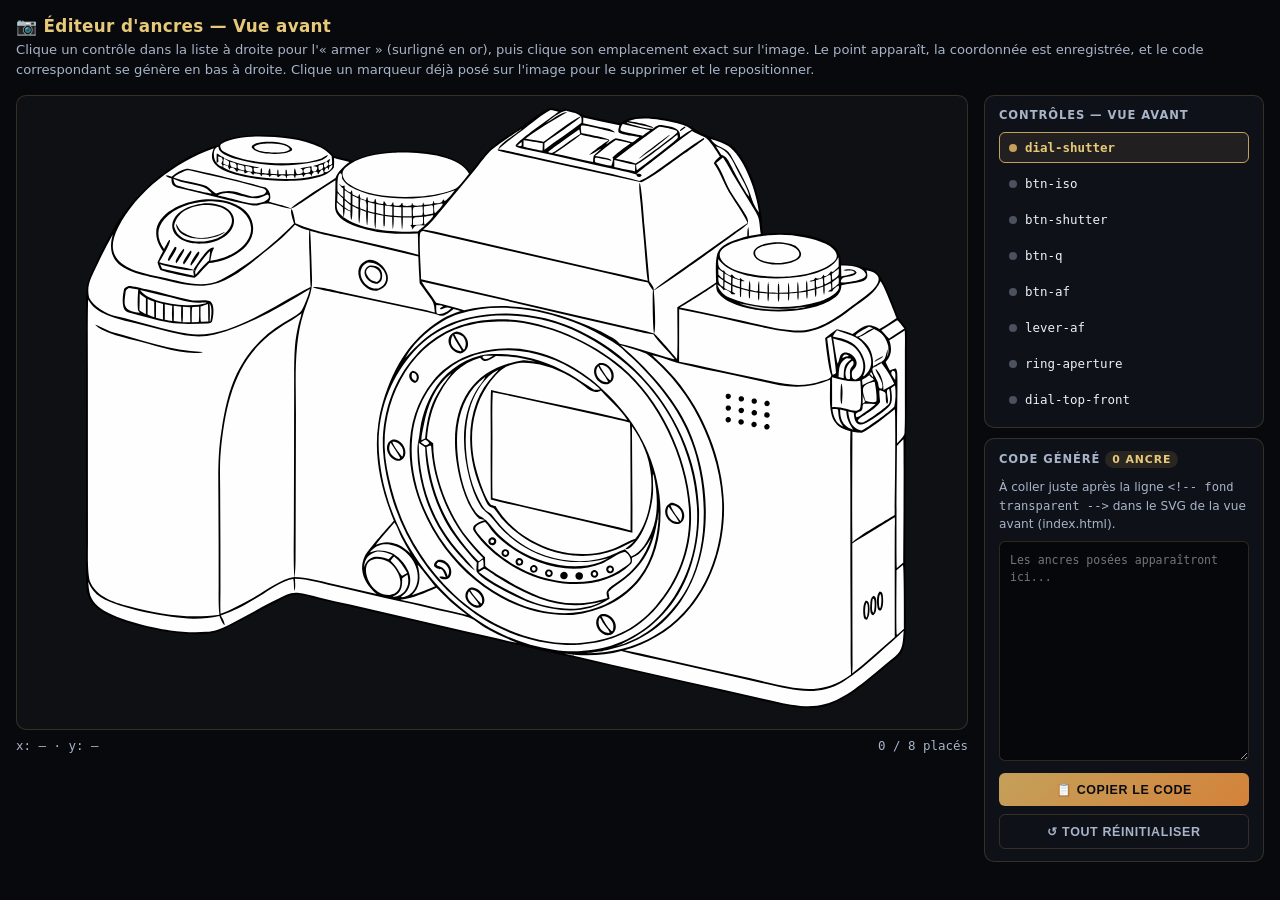
<file: outils/editeur-ancres-vue-avant.html>
<!DOCTYPE html>
<html lang="fr">
<head>
<meta charset="UTF-8">
<title>Éditeur d'ancres — PhotoManuel</title>
<style>
  :root{
    --bg-deep:#07090d;--bg-card:#0e1118;--border:rgba(196,160,90,.22);
    --gold:#c4a05a;--gold-light:#e8c97a;--amber:#d4823a;
    --text:#edf2f8;--text-dim:#a8b4c8;--success:#5ac47a;--danger:#e05050;
  }
  *,*::before,*::after{box-sizing:border-box;margin:0;padding:0}
  body{
    font-family:'Segoe UI',system-ui,-apple-system,sans-serif;
    background:var(--bg-deep);color:var(--text);
    min-height:100vh;padding:16px;
  }
  h1{font-size:1.05rem;font-weight:700;color:var(--gold-light);margin-bottom:4px;letter-spacing:.02em}
  .sub{font-size:.82rem;color:var(--text-dim);margin-bottom:16px;line-height:1.5}
  .layout{display:flex;gap:16px;flex-wrap:wrap;align-items:flex-start}
  .stage-col{flex:1 1 480px;min-width:280px}
  .stage{
    position:relative;width:100%;aspect-ratio:2048/1365;
    background:rgba(255,255,255,.03);border:1px solid var(--border);
    border-radius:10px;overflow:hidden;cursor:crosshair;user-select:none;
  }
  .stage svg#xs20-svg{position:absolute;inset:0;width:100%;height:100%;display:block}
  .stage svg#overlay{position:absolute;inset:0;width:100%;height:100%;pointer-events:none}
  .coord-readout{
    margin-top:8px;font-size:.78rem;color:var(--text-dim);
    display:flex;justify-content:space-between;font-family:monospace;
  }
  .side-col{flex:0 0 280px;min-width:240px;display:flex;flex-direction:column;gap:10px}
  .panel{background:var(--bg-card);border:1px solid var(--border);border-radius:10px;padding:12px 14px}
  .panel h2{font-size:.72rem;font-weight:700;letter-spacing:.08em;text-transform:uppercase;color:var(--text-dim);margin-bottom:10px}
  .ctrl-list{display:flex;flex-direction:column;gap:5px;max-height:340px;overflow-y:auto}
  .ctrl-item{
    display:flex;align-items:center;gap:8px;padding:7px 9px;border-radius:6px;
    border:1px solid transparent;cursor:pointer;font-size:.85rem;transition:all .15s;
  }
  .ctrl-item:hover{background:rgba(255,255,255,.04)}
  .ctrl-item.armed{border-color:var(--gold);background:rgba(196,160,90,.1);color:var(--gold-light);font-weight:600}
  .ctrl-item.placed{color:var(--success)}
  .ctrl-item .dot{width:8px;height:8px;border-radius:50%;flex-shrink:0;background:var(--text-dim);opacity:.4}
  .ctrl-item.placed .dot{background:var(--success);opacity:1}
  .ctrl-item.armed .dot{background:var(--gold);opacity:1}
  .ctrl-item .id{flex:1;font-family:monospace;font-size:.78rem}
  .ctrl-item .xy{font-size:.68rem;color:var(--text-dim);font-family:monospace}
  .hint{font-size:.76rem;color:var(--text-dim);line-height:1.5;margin-bottom:8px}
  textarea{
    width:100%;min-height:220px;background:#05070a;border:1px solid var(--border);
    border-radius:6px;color:#9fe89f;font-family:monospace;font-size:.72rem;
    padding:10px;resize:vertical;line-height:1.5;
  }
  button{
    background:linear-gradient(135deg,var(--gold) 0%,var(--amber) 100%);
    border:none;border-radius:6px;color:#0a0c10;font-weight:700;font-size:.78rem;
    letter-spacing:.05em;text-transform:uppercase;padding:9px 14px;cursor:pointer;
    width:100%;margin-top:8px;transition:filter .15s;
  }
  button:hover{filter:brightness(1.1)}
  button.secondary{
    background:transparent;border:1px solid var(--border);color:var(--text-dim);
  }
  .badge{
    display:inline-block;font-size:.68rem;font-weight:700;padding:2px 7px;
    border-radius:10px;background:rgba(196,160,90,.15);color:var(--gold-light);
  }
  .marker-label{font-family:monospace;font-size:34px;font-weight:700;fill:var(--gold-light);paint-order:stroke;stroke:#05070a;stroke-width:6px}
  @media(max-width:820px){.layout{flex-direction:column}.side-col{flex:1 1 auto;width:100%}}
</style>
</head>
<body>
<h1>📷 Éditeur d'ancres — Vue avant</h1>
<div class="sub">
  Clique un contrôle dans la liste à droite pour l'« armer » (surligné en or), puis clique son emplacement exact sur l'image.
  Le point apparaît, la coordonnée est enregistrée, et le code correspondant se génère en bas à droite.
  Clique un marqueur déjà posé sur l'image pour le supprimer et le repositionner.
</div>
<div class="layout">
  <div class="stage-col">
    <div class="stage" id="stage">
<svg version="1.1" xmlns="http://www.w3.org/2000/svg" viewBox="0 0 2048 1365" width="100%" height="auto" preserveAspectRatio="xMidYMid meet" id="xs20-svg">
<!-- fond transparent -->
<path transform="translate(0,0)" fill="rgb(0,0,0)" d="M 1149.32 26.1906 C 1157.65 25.9908 1166.14 28.6025 1174.12 30.8311 L 1181.78 27.713 C 1188.23 29.0524 1196.86 30.6672 1202.96 32.8085 C 1211.66 35.8635 1221.23 41.3481 1230.24 43.4411 C 1253.76 48.9073 1277.4 53.2313 1300.92 58.8981 C 1332.46 31.9282 1411.58 48.2268 1447.44 62.3671 C 1454.17 66.0825 1460.24 69.978 1466.72 74.2617 C 1487.16 89.1809 1532.05 95.4967 1547.68 112.833 C 1590.05 159.854 1606.88 238.653 1608.43 297.486 C 1613.2 297.096 1617.98 296.756 1622.76 296.466 C 1663.52 293.978 1728.98 297.223 1762.61 325.3 C 1774.18 334.963 1776.62 347.729 1777.31 362.042 C 1792.87 363.516 1843.14 369.143 1854.19 380.717 C 1876.08 403.639 1887.98 449.01 1901.28 478.108 C 1903.71 483.42 1913.71 494.727 1917.83 499.956 C 1921.6 524.164 1918.44 556.308 1919.22 581.549 C 1921.24 646.38 1917.09 711.771 1916.77 776.346 L 1916.17 1006.86 L 1916.98 1101.49 C 1917.11 1123.9 1919.54 1180.66 1907.46 1202.57 C 1905.52 1206.09 1882.22 1224.75 1877.7 1228.4 C 1826.54 1269.72 1771.92 1324.87 1700.93 1321.06 C 1661.54 1318.98 1621.7 1308.06 1583.32 1299.2 L 1444.06 1267.44 L 923.217 1149.02 C 854.972 1132.58 785.337 1117.31 716.842 1101.55 L 650.148 1086.04 C 596.793 1073.43 602.829 1068.99 554.815 1094.1 L 485.716 1130.4 C 466.676 1140.32 446.798 1152.31 425.891 1157.6 C 370.026 1171.72 233.886 1144.18 184.072 1114.06 C 168.737 1104.79 154.868 1090.48 150.697 1072.54 C 146.367 1053.92 148.343 1001.87 148.257 979.655 L 147.976 772.051 L 147.97 531.225 L 147.964 465.159 C 147.957 455.573 147.841 415.008 150.469 407.294 C 163.343 369.502 189.68 315.414 209.716 282.414 C 255.894 206.358 346.468 126.683 434.203 106.362 C 438.581 98.4459 452.087 93.5888 460.241 91.3751 C 513.162 77.0084 647.454 80.5046 682.397 129.225 C 695.738 132.019 711.305 135.984 724.429 139.476 C 782.902 109.172 935.542 105.317 977.202 164.31 C 987.493 151.307 1008.49 124.632 1019.44 113.759 C 1034.08 103.582 1053.23 87.4223 1068.25 79.0012 C 1087.81 68.0322 1129.71 31.95 1149.32 26.1906 z"/>
<path transform="translate(0,0)" fill="rgb(254,254,254)" d="M 1024.56 474.394 C 1034.24 472.978 1050.65 473.532 1060.57 473.742 C 1156.89 475.785 1243.5 517.339 1315.03 580.253 C 1404.23 657.325 1458.7 767.034 1466.16 884.686 C 1471.37 966.878 1446.61 1051.83 1391.66 1114.1 C 1348.15 1163.51 1286.7 1193.47 1220.98 1197.32 C 1220.04 1197.44 1219.09 1197.54 1218.15 1197.62 C 1198.12 1199.48 1176.98 1197.83 1157.14 1195 C 1083.05 1183.95 1013.52 1152.42 956.37 1103.99 C 860.152 1023.9 792.192 904.12 780.799 778.886 C 773.026 700.367 796.945 621.998 847.237 561.201 C 894.76 504.47 952.298 480.916 1024.56 474.394 z"/>
<path transform="translate(0,0)" fill="rgb(0,0,0)" d="M 1025.91 482.56 C 1026.42 482.514 1026.94 482.473 1027.46 482.437 C 1119.19 475.898 1232.96 524.489 1302.47 583.196 C 1387.67 655.156 1444.72 775.738 1452.75 887.074 C 1458.74 966.061 1432.57 1044.12 1380.17 1103.53 C 1334.54 1156.04 1281.38 1179.41 1212.75 1184.15 C 1211.67 1184.24 1210.58 1184.32 1209.5 1184.39 C 1190.35 1185.57 1166.89 1183.77 1147.91 1180.97 C 1071.59 1169.7 1007.12 1138.3 949.471 1087.4 C 875.053 1021.68 822.965 934.405 800.448 837.708 C 795.104 815.404 790.177 788.786 788.854 765.899 C 784.605 692.414 808.794 615.893 858.334 560.865 C 904.099 510.032 958.475 486.412 1025.91 482.56 z"/>
<path transform="translate(0,0)" fill="rgb(254,254,254)" d="M 1038.55 486.454 C 1131.56 485.379 1232 528.974 1302.42 588.693 C 1384.9 658.65 1441.45 779.906 1448.77 887.723 C 1454.58 965.543 1428.79 1042.42 1377.23 1101 C 1329.84 1155.03 1276.92 1176.13 1206.5 1180.84 L 1205.15 1180.89 C 1107.84 1183.97 1009.61 1140.11 940.196 1073.53 C 874.987 1010.98 828.832 933.125 806.592 845.307 C 799.183 816.053 793.053 787.154 792.291 756.807 C 790.115 645.257 852.941 530.456 964.093 497.116 C 990.608 489.164 1011 487.301 1038.55 486.454 z"/>
<path transform="translate(0,0)" fill="rgb(0,0,0)" d="M 1037.91 545.411 C 1109.45 537.31 1183.37 569.044 1238.62 612.162 C 1252.02 622.622 1264.14 634.38 1276.16 646.361 C 1336.17 706.14 1375.04 777.426 1385.42 862.19 C 1392.89 923.208 1383.15 993.189 1344.28 1042.78 C 1307.98 1089.11 1255.76 1112.96 1198.35 1119.81 C 1119.45 1123.43 1048.24 1094.26 987.55 1044.73 C 868.608 947.661 789.602 748.106 896.592 614.854 C 931.897 570.883 983.005 550.51 1037.91 545.411 z"/>
<path transform="translate(0,0)" fill="rgb(254,254,254)" d="M 1025.69 639.415 C 1047 643.199 1068.2 648.404 1089.34 653.074 L 1184.95 674.038 L 1269.78 692.871 C 1287.05 696.719 1304.6 700.135 1321.62 704.919 C 1323.29 726.801 1322.4 749.433 1322.68 771.413 C 1323.08 826.799 1323.18 882.187 1322.97 937.574 C 1292.02 928.574 1259.75 922.347 1228.34 915.075 C 1160.6 899.393 1092.52 884.438 1025.1 867.48 C 1024.14 825.187 1024.95 782.712 1024.98 740.402 C 1025 706.905 1023.86 672.853 1025.69 639.415 z"/>
<path transform="translate(0,0)" fill="rgb(254,254,254)" d="M 1082.19 576.234 C 1092.21 574.911 1103.23 575.94 1113.23 577.292 C 1151.25 582.435 1183 597.961 1214.62 619.182 C 1224.08 625.53 1233.7 636.012 1245.13 638.446 C 1250.5 639.59 1254.64 638.49 1259.19 635.67 C 1278.18 657.107 1300.01 674.794 1316.01 699.029 C 1218.45 675.571 1119.65 656.781 1021.85 634.309 C 1020.21 666.696 1021.23 699.625 1021.22 732.058 C 1020.94 778.259 1021.02 824.462 1021.48 870.662 C 1050.07 878.71 1079.88 884.365 1108.84 891.165 C 1181.54 908.237 1254.53 924.474 1326.98 942.594 L 1327.12 889.05 L 1326.03 712.739 C 1349.39 745.976 1363.28 778.692 1367.17 819.195 C 1371.4 863.183 1362.11 920.26 1333.31 955.299 C 1319.6 958.951 1306.71 968.164 1293.6 973.808 C 1252.5 991.5 1205.07 992.448 1162.25 980.789 C 1110.71 966.754 1058.44 931.878 1031.6 884.911 C 1029.14 884.693 1025.6 884.615 1023.49 883.244 C 1009.36 874.057 990.396 810.566 986.574 792.582 C 974.685 736.631 980.88 676.752 1012.53 628.173 C 1022.44 612.956 1039 591.875 1055.42 583.899 C 1063.62 579.914 1073.29 578.106 1082.19 576.234 z"/>
<path transform="translate(0,0)" fill="rgb(254,254,254)" d="M 1032.27 560.98 C 1056.33 561.101 1077.49 563.01 1100.85 568.453 C 1095.85 571.229 1094.57 568.66 1091.23 570.43 C 986.2 586.108 938.943 659.105 944.59 761.362 C 946.937 803.857 963.196 882.536 996.406 912.08 C 1000.33 913.088 1005.91 913.911 1010.03 914.638 C 1001.51 917.487 975.823 925.289 985.171 939.394 C 1011.47 979.073 1057.89 1012.79 1100.65 1031.4 C 1168.43 1060.91 1267.92 1066.44 1323.62 1010.02 C 1328.35 1005.23 1324.24 997.164 1327.04 996.084 C 1346.76 988.481 1357.43 970.383 1367.85 953.234 C 1354.21 994.013 1332.53 1022.88 1297.34 1047.18 C 1289.81 1052.38 1277.33 1060.01 1272.61 1067.65 C 1269.69 1072.36 1272.01 1078.03 1273.42 1083.26 C 1247.51 1090.95 1230.24 1095.01 1202.81 1094.84 C 1145 1094.47 1094.98 1068.27 1046.53 1039.39 C 1037.02 1033.72 1016.77 1021.92 1009.38 1014.4 L 1008.89 995.658 C 991.631 977.495 970.134 954.33 956.53 933.745 C 922.931 882.906 896.916 810.317 897.02 749.291 L 883.637 739.306 C 886.547 704.513 894.106 671.963 911.211 641.327 C 932.717 602.808 955.658 577.94 998.487 564.942 C 1008.76 579.972 1020.52 567.607 1032.27 560.98 z"/>
<path transform="translate(0,0)" fill="rgb(254,254,254)" d="M 1383.36 913.925 C 1383.3 914.955 1383.23 915.984 1383.15 917.012 C 1377.98 976.718 1360.87 1028.85 1313.46 1068.25 C 1270.57 1103.87 1215.17 1120.78 1159.7 1115.17 C 1072.1 1107 990.999 1054.03 936.528 986.982 C 880.005 917.834 843.011 826.12 851.885 735.81 C 857.303 680.684 881.816 627.832 925.064 592.316 C 968.348 556.77 1027.44 544.56 1082.29 550.146 C 1137.09 555.729 1189 579.047 1232.5 612.368 C 1237.98 616.57 1252.97 627.649 1257.09 632.723 L 1255.56 633.777 C 1252.72 633.974 1245.63 634.508 1243.49 633.259 C 1225.98 623.064 1209.08 610.594 1191.5 600.195 C 1145.46 572.959 1097.63 558.744 1044.14 556.863 C 1028.86 556.326 1014.27 556.399 999.393 560.227 C 955.23 571.586 918.718 599.563 896.212 639.17 C 880.87 666.168 870.833 697.44 867.744 728.278 C 866.81 737.599 863.603 749.054 863.208 758.24 C 861.938 787.802 867.476 819.682 874.98 847.944 C 890.078 904.803 917.608 952.312 957.308 995.511 C 965.208 1004.11 977.054 1017.88 987.19 1023.69 C 973.02 1005.06 953.184 985.806 937.402 965.284 C 889.005 902.352 866.261 827.236 865.884 748.24 C 870.935 752.217 874.294 754.444 879.774 757.857 C 880.733 816.038 902.326 886.447 933.823 935.316 C 948.695 958.391 972.566 986.449 991.207 1006.94 C 991.092 1011.52 989.356 1024.07 991.437 1027.51 C 1003.69 1047.72 1084.48 1085.76 1109.55 1094.85 C 1123.36 1099.86 1137.92 1103.41 1152.34 1106.13 C 1196.94 1114.56 1239.51 1111.24 1277.64 1085.25 L 1275.23 1070.61 C 1284.45 1059.7 1302.5 1049.28 1314.01 1039.74 C 1357.63 1003.57 1372.03 966.714 1381.32 913.314 L 1383.36 913.925 z"/>
<path transform="translate(0,0)" fill="rgb(254,254,254)" d="M 1008.93 919.098 C 1015.74 925.101 1020.47 934.597 1026.74 941.423 C 1081.67 1001.28 1182.37 1040.32 1261.37 1008.76 C 1272.31 1004.38 1302.1 983.197 1310.02 983.997 C 1313.24 984.322 1315.84 987.015 1317.72 989.46 C 1320.62 993.234 1323.91 999.132 1323.14 1004.03 C 1322.3 1009.32 1311.07 1015.8 1306.83 1018.83 C 1296.04 1026.08 1285.43 1032.47 1273.24 1037.08 C 1218.25 1057.89 1151.69 1049.92 1098.94 1026.08 C 1061.29 1008.96 1027.79 983.886 1000.75 952.593 C 996.751 947.995 989.723 941.071 988.038 935.262 C 987.468 933.296 987.884 931.661 988.834 929.92 C 992.261 923.638 1002.58 921.173 1008.93 919.098 z"/>
<path transform="translate(0,0)" fill="rgb(0,0,0)" d="M 1022.36 952.569 C 1025.4 951.731 1028.66 952.61 1030.86 954.865 C 1033.07 957.12 1033.87 960.395 1032.96 963.416 C 1032.06 966.436 1029.58 968.726 1026.5 969.394 C 1021.91 970.388 1017.37 967.551 1016.25 962.994 C 1015.13 958.437 1017.84 953.816 1022.36 952.569 z"/>
<path transform="translate(0,0)" fill="rgb(254,254,254)" d="M 1022.23 957.734 C 1023.91 956.492 1026.27 956.769 1027.62 958.366 C 1028.97 959.963 1028.85 962.333 1027.34 963.784 C 1026.28 964.811 1024.73 965.16 1023.33 964.688 C 1021.92 964.217 1020.9 963.005 1020.67 961.543 C 1020.44 960.081 1021.04 958.613 1022.23 957.734 z"/>
<path transform="translate(0,0)" fill="rgb(0,0,0)" d="M 1275.61 1013.86 C 1279.72 1012.14 1284.46 1013.91 1286.42 1017.91 C 1288.37 1021.91 1286.87 1026.75 1282.99 1028.93 C 1280.27 1030.46 1276.93 1030.36 1274.32 1028.67 C 1271.7 1026.98 1270.23 1023.98 1270.5 1020.88 C 1270.77 1017.77 1272.74 1015.07 1275.61 1013.86 z"/>
<path transform="translate(0,0)" fill="rgb(254,254,254)" d="M 1277.58 1017.79 C 1279.62 1017.03 1281.9 1017.93 1282.85 1019.89 C 1283.8 1021.84 1283.11 1024.2 1281.25 1025.33 C 1279.89 1026.15 1278.17 1026.14 1276.82 1025.28 C 1275.48 1024.43 1274.73 1022.89 1274.89 1021.31 C 1275.05 1019.72 1276.09 1018.36 1277.58 1017.79 z"/>
<path transform="translate(0,0)" fill="rgb(0,0,0)" d="M 1049.69 978.616 C 1052.51 977.469 1055.74 977.949 1058.1 979.87 C 1060.47 981.79 1061.6 984.847 1061.06 987.846 C 1060.52 990.846 1058.39 993.313 1055.5 994.285 C 1051.22 995.725 1046.57 993.504 1045 989.269 C 1043.43 985.033 1045.5 980.316 1049.69 978.616 z"/>
<path transform="translate(0,0)" fill="rgb(254,254,254)" d="M 1051.18 982.594 C 1052.54 981.955 1054.13 982.095 1055.36 982.961 C 1056.58 983.827 1057.24 985.285 1057.09 986.775 C 1056.94 988.266 1055.99 989.558 1054.62 990.158 C 1052.54 991.066 1050.11 990.135 1049.17 988.068 C 1048.24 986.001 1049.13 983.563 1051.18 982.594 z"/>
<path transform="translate(0,0)" fill="rgb(0,0,0)" d="M 1144.99 1021.84 C 1149.52 1020.85 1153.98 1023.74 1154.94 1028.28 C 1155.89 1032.81 1152.97 1037.26 1148.43 1038.18 C 1143.93 1039.1 1139.54 1036.21 1138.59 1031.72 C 1137.65 1027.22 1140.51 1022.81 1144.99 1021.84 z"/>
<path transform="translate(0,0)" fill="rgb(254,254,254)" d="M 1144.2 1026.7 C 1145.33 1025.7 1146.91 1025.4 1148.32 1025.91 C 1149.74 1026.42 1150.76 1027.67 1150.98 1029.15 C 1151.21 1030.64 1150.6 1032.13 1149.4 1033.03 C 1147.64 1034.36 1145.16 1034.06 1143.76 1032.36 C 1142.37 1030.66 1142.56 1028.17 1144.2 1026.7 z"/>
<path transform="translate(0,0)" fill="rgb(0,0,0)" d="M 1079.44 997.755 C 1082.15 996.442 1085.36 996.694 1087.83 998.413 C 1090.31 1000.13 1091.66 1003.05 1091.37 1006.05 C 1091.08 1009.05 1089.2 1011.66 1086.44 1012.88 C 1082.29 1014.72 1077.42 1012.88 1075.51 1008.76 C 1073.6 1004.63 1075.35 999.737 1079.44 997.755 z"/>
<path transform="translate(0,0)" fill="rgb(254,254,254)" d="M 1080.39 1002.7 C 1081.46 1001.61 1083.05 1001.23 1084.5 1001.72 C 1085.94 1002.2 1086.98 1003.48 1087.16 1004.99 C 1087.34 1006.51 1086.64 1007.99 1085.35 1008.81 C 1083.66 1009.89 1081.42 1009.52 1080.15 1007.96 C 1078.89 1006.4 1078.99 1004.14 1080.39 1002.7 z"/>
<path transform="translate(0,0)" fill="rgb(0,0,0)" d="M 1111.91 1012.44 C 1114.84 1011.61 1118 1012.46 1120.12 1014.65 C 1122.23 1016.85 1122.97 1020.03 1122.02 1022.93 C 1121.08 1025.83 1118.61 1027.98 1115.6 1028.51 C 1111.28 1029.27 1107.12 1026.51 1106.13 1022.23 C 1105.15 1017.95 1107.69 1013.65 1111.91 1012.44 z"/>
<path transform="translate(0,0)" fill="rgb(254,254,254)" d="M 1112.88 1016.62 C 1114.28 1016.15 1115.82 1016.46 1116.92 1017.44 C 1118.02 1018.42 1118.51 1019.92 1118.19 1021.36 C 1117.88 1022.8 1116.82 1023.97 1115.42 1024.41 C 1113.27 1025.08 1110.99 1023.9 1110.3 1021.77 C 1109.6 1019.63 1110.75 1017.34 1112.88 1016.62 z"/>
<path transform="translate(0,0)" fill="rgb(0,0,0)" d="M 1241.76 1023.86 C 1244.49 1022.67 1247.64 1023.05 1250 1024.84 C 1252.37 1026.64 1253.58 1029.57 1253.17 1032.51 C 1252.76 1035.46 1250.79 1037.95 1248.02 1039.02 C 1243.86 1040.64 1239.16 1038.64 1237.46 1034.51 C 1235.76 1030.38 1237.67 1025.64 1241.76 1023.86 z"/>
<path transform="translate(0,0)" fill="rgb(254,254,254)" d="M 1243.39 1027.75 C 1245.27 1026.84 1247.53 1027.54 1248.55 1029.36 C 1249.58 1031.17 1249.02 1033.47 1247.27 1034.6 C 1246.04 1035.4 1244.47 1035.45 1243.19 1034.74 C 1241.91 1034.02 1241.13 1032.65 1241.18 1031.18 C 1241.22 1029.72 1242.07 1028.4 1243.39 1027.75 z"/>
<path transform="translate(0,0)" fill="rgb(0,0,0)" d="M 1209.86 1027.99 C 1212.78 1027.14 1215.94 1027.97 1218.06 1030.16 C 1220.17 1032.35 1220.9 1035.54 1219.94 1038.43 C 1218.99 1041.32 1216.51 1043.44 1213.5 1043.94 C 1209.23 1044.65 1205.14 1041.9 1204.18 1037.68 C 1203.21 1033.46 1205.7 1029.21 1209.86 1027.99 z"/>
<path transform="translate(0,0)" fill="rgb(0,0,0)" d="M 1177.18 1026.99 C 1181.53 1025.81 1186.01 1028.39 1187.17 1032.75 C 1188.34 1037.1 1185.75 1041.57 1181.4 1042.73 C 1177.05 1043.89 1172.59 1041.31 1171.43 1036.97 C 1170.26 1032.62 1172.84 1028.16 1177.18 1026.99 z"/>
<path transform="translate(0,0)" fill="rgb(254,254,254)" d="M 1036.93 591.155 C 1037.43 592.705 1030.18 599.617 1028.66 601.261 C 1012.02 619.369 999.194 638.542 990.441 661.614 C 966.241 725.398 976.399 797.84 1004.08 858.75 C 1007.33 865.882 1012.72 881.095 1018.82 885.893 C 1021.36 887.883 1025.35 887.851 1027.69 889.556 C 1031 891.97 1042.16 908.673 1046.84 913.865 C 1072.93 942.849 1105.63 965.103 1142.16 978.734 C 1189.65 996.44 1243.79 997.732 1291.34 979.306 C 1305 974.014 1317.31 966.36 1330.57 960.284 C 1325 966.963 1318.82 971.137 1312.44 976.81 L 1312.77 978.24 C 1317.78 978.106 1321.56 975.636 1325.19 972.405 C 1353.06 947.647 1368.88 893.306 1371.39 857.37 C 1372.38 843.197 1370.61 829.168 1371.33 815.154 L 1373.16 819.683 C 1381.14 856.723 1383.93 902.209 1369.43 937.952 C 1360.27 960.519 1348.08 984.009 1324.44 993.965 C 1320.87 987.677 1316.27 982.987 1310.77 978.353 C 1310.41 978.462 1310.05 978.578 1309.68 978.68 C 1301.9 980.854 1295.25 984.539 1288.06 988.112 C 1244.52 1009.75 1185.61 1007.3 1140.41 992.067 C 1103.33 979.298 1070.04 957.427 1043.6 928.458 C 1035.75 919.939 1028.97 910.626 1021.52 901.792 C 1018.8 898.559 1014.71 897.765 1011.61 894.956 C 1003.88 887.954 998.158 875.826 993.576 866.503 C 966.543 811.491 958.352 725.798 978.324 667.651 C 988.525 637.955 1008.01 605.336 1036.93 591.155 z"/>
<path transform="translate(0,0)" fill="rgb(254,254,254)" d="M 1008.63 607 L 1009.17 607.33 C 1004.28 616.762 996.019 625.471 990.421 634.82 C 955.983 692.331 959.04 761.256 974.959 823.998 C 980.193 844.628 987.494 866.82 999.036 884.862 C 1004.69 893.693 1012.68 898.561 1019.67 905.93 C 1026.27 912.888 1032.06 920.685 1038.49 927.819 C 1055.22 946.376 1073.77 961.704 1095.27 974.408 C 1151.08 1007.39 1212.99 1013.42 1275.12 997.42 C 1268.62 1000.86 1262.13 1003.76 1255.32 1006.5 C 1227.51 1015.98 1197.44 1016.29 1168.61 1011.9 C 1119.84 1004.33 1074.63 981.786 1039.23 947.398 C 1029.31 937.605 1021.28 926.286 1011.83 916.117 C 1005.14 908.921 995.38 907.411 989.178 898.766 C 956.39 853.062 942.49 764.489 950.966 709.493 C 957.243 668.77 974.806 631.697 1008.63 607 z"/>
<path transform="translate(0,0)" fill="rgb(254,254,254)" d="M 890.793 754.011 C 893.605 754.657 892.932 758.889 893.122 761.348 C 895.021 785.93 899.297 808.926 906.207 832.605 C 925.491 898.68 956.31 948.813 1004.79 997.167 L 995.55 1003.81 L 993.826 1003.24 C 923.982 930.248 891.27 858.27 882.683 757.622 L 890.793 754.011 z"/>
<path transform="translate(0,0)" fill="rgb(254,254,254)" d="M 1007.16 1020.04 C 1016.7 1023.85 1029.19 1034.2 1038.17 1039.82 C 1087.18 1070.49 1147.14 1100.13 1206.25 1098.84 C 1225.06 1098.43 1243.25 1094.83 1261.53 1090.66 C 1256.34 1093.46 1251.09 1095.87 1245.68 1098.19 C 1235.12 1101.74 1224.19 1104.1 1213.11 1105.23 C 1178.09 1108.85 1139.62 1103.24 1107.02 1090.01 C 1092.39 1084.08 1078.19 1076.26 1064.07 1069.2 C 1039.41 1056.86 1016.76 1044.6 995.285 1027.1 L 1007.16 1020.04 z"/>
<path transform="translate(0,0)" fill="rgb(254,254,254)" d="M 935.815 598.101 C 935.357 600.833 919.076 621.298 916.205 625.624 C 910.463 634.399 905.242 643.505 900.57 652.894 C 887.433 679.477 882.43 710.006 879.663 739.209 L 871.692 742.721 C 871.509 740.635 871.788 738.262 872.009 736.178 C 872.906 727.687 875.098 718.919 876.719 710.515 C 885.173 666.703 900.351 626.908 935.815 598.101 z"/>
<path transform="translate(0,0)" fill="rgb(254,254,254)" d="M 1003.4 1000.88 L 1004.87 1001.59 C 1006.01 1006.16 1005.74 1011.27 1005.82 1015.98 L 996.454 1022.04 C 995.727 1022.06 995.22 1021.66 994.584 1021.34 C 994.551 1016.37 994.746 1011.45 994.999 1006.49 L 1003.4 1000.88 z"/>
<path transform="translate(0,0)" fill="rgb(254,254,254)" d="M 879.625 741.892 C 880.009 741.983 880.407 742.029 880.778 742.164 C 884.021 743.349 887.211 746.08 888.235 749.234 C 886.642 752.266 884.392 752.53 881.356 753.793 C 877.712 753.171 873.58 749.271 870.571 747.038 C 873.486 745.177 876.603 743.577 879.625 741.892 z"/>
<path transform="translate(0,0)" fill="rgb(254,254,254)" d="M 1009.67 560.37 L 1026.84 560.391 L 1016.04 566.347 C 1014.64 566.823 1013.22 567.283 1011.78 567.639 C 1009.6 568.18 1008.09 567.978 1006.2 566.728 C 1004.12 565.357 1004.04 565.149 1003.55 562.704 C 1005.46 560.405 1006.78 560.785 1009.67 560.37 z"/>
<path transform="translate(0,0)" fill="rgb(219,219,222)" d="M 1100.85 568.453 C 1107.3 569.851 1111.52 571.064 1117.8 573.118 C 1109.09 573.094 1100.17 571.059 1091.23 570.43 C 1094.57 568.66 1095.85 571.229 1100.85 568.453 z"/>
<path transform="translate(0,0)" fill="rgb(139,138,143)" d="M 1383.04 897.235 C 1383.86 901.969 1384.59 909.267 1383.36 913.925 L 1381.32 913.314 C 1381.82 908.182 1382.25 902.266 1383.04 897.235 z"/>
<path transform="translate(0,0)" fill="rgb(0,0,0)" d="M 947.551 508.107 C 972.015 510.532 984.495 546.61 955.676 555.722 C 927.944 551.795 919.245 514.789 947.551 508.107 z"/>
<path transform="translate(0,0)" fill="rgb(254,254,254)" d="M 942.797 513.771 C 962.078 512.399 971.958 527.977 965.198 545.392 L 963.387 546.92 L 961.918 546.589 C 955.069 536.12 948.201 525.05 942.797 513.771 z"/>
<path transform="translate(0,0)" fill="rgb(254,254,254)" d="M 939.488 515.74 C 943.922 526.947 957.66 546.217 958.584 549.194 L 956.413 550.983 C 937.951 547.688 929.506 532.844 939.488 515.74 z"/>
<path transform="translate(0,0)" fill="rgb(0,0,0)" d="M 1255.97 576.14 C 1259.12 575.994 1262.54 575.7 1265.62 576.521 C 1272.99 578.485 1279.74 584.793 1283.32 591.371 C 1286.34 596.91 1287.91 604.018 1285.83 610.142 C 1283.74 616.266 1279.66 619.409 1274.08 622.027 C 1270.9 622.199 1267.93 622.174 1264.81 621.45 C 1258.11 619.896 1252.14 614.885 1248.58 609.099 C 1245.03 603.338 1243.05 595.991 1244.81 589.301 C 1246.58 582.576 1250.28 579.44 1255.97 576.14 z"/>
<path transform="translate(0,0)" fill="rgb(254,254,254)" d="M 1256.04 580.906 C 1259.27 580.686 1262.58 580.588 1265.67 581.679 C 1271.8 583.887 1276.8 588.438 1279.57 594.332 C 1282.5 600.662 1282.46 606.301 1280.12 612.779 L 1279.1 613.35 C 1273.66 611.662 1259.29 586.988 1256.04 580.906 z"/>
<path transform="translate(0,0)" fill="rgb(254,254,254)" d="M 1253.07 582.515 C 1258.73 594.973 1268.69 604.123 1274.41 615.952 L 1272.9 617.678 C 1268.57 617.423 1265.01 617.053 1261.2 614.711 C 1255.44 611.168 1250.8 605.549 1249.42 598.825 C 1248.1 592.397 1249.62 587.885 1253.07 582.515 z"/>
<path transform="translate(0,0)" fill="rgb(0,0,0)" d="M 1258.94 1118.23 C 1262.05 1117.79 1265.14 1117.36 1268.27 1117.89 C 1275.29 1119.08 1281.87 1123.99 1285.94 1129.7 C 1289.81 1135.13 1292.31 1142.41 1290.91 1149.11 C 1289.52 1155.73 1286.05 1159.39 1280.66 1162.93 C 1277.96 1163.52 1275.27 1164.14 1272.49 1163.74 C 1265.41 1162.71 1258.91 1158.45 1254.64 1152.8 C 1250.28 1147.03 1247.83 1139.58 1249.11 1132.35 C 1250.29 1125.64 1253.74 1122.07 1258.94 1118.23 z"/>
<path transform="translate(0,0)" fill="rgb(254,254,254)" d="M 1260.54 1122.66 C 1263.36 1122.52 1266.44 1122.48 1269.16 1123.3 C 1275.1 1125.07 1280.43 1129.25 1283.33 1134.74 C 1286.88 1141.48 1286.57 1147.68 1284.35 1154.78 L 1282.21 1155.39 C 1273.04 1146.81 1265.76 1133.98 1260.54 1122.66 z"/>
<path transform="translate(0,0)" fill="rgb(254,254,254)" d="M 1256.28 1125.49 C 1259.19 1127.59 1260.82 1132.82 1262.77 1135.96 C 1267.33 1143.26 1273.85 1149.76 1277.97 1157.09 L 1276.7 1158.85 C 1273.91 1158.86 1270.83 1158.34 1268.22 1157.28 C 1262.48 1154.96 1257.92 1150.41 1255.62 1144.66 C 1252.91 1137.9 1253.54 1132.08 1256.28 1125.49 z"/>
<path transform="translate(0,0)" fill="rgb(0,0,0)" d="M 1410.11 878.018 C 1412.52 877.899 1414.8 878.098 1417.16 878.622 C 1424.43 880.231 1431.19 886.077 1434.93 892.343 C 1438.28 897.949 1440.02 904.905 1438.25 911.331 C 1436.52 917.642 1432.74 920.628 1427.32 923.635 C 1424.24 923.883 1421.41 923.867 1418.39 923.146 C 1411.68 921.546 1405.54 916.655 1401.95 910.835 C 1398.4 905.087 1396.59 897.962 1398.41 891.307 C 1400.3 884.396 1404.23 881.355 1410.11 878.018 z"/>
<path transform="translate(0,0)" fill="rgb(254,254,254)" d="M 1409.58 883.056 C 1412.69 882.995 1415.5 883.147 1418.47 884.191 C 1424.66 886.365 1430 891.291 1432.46 897.38 C 1435.16 904.092 1434.37 909.974 1431.55 916.46 L 1430.05 916.399 C 1423.66 907.505 1411.79 893.708 1409.58 883.056 z"/>
<path transform="translate(0,0)" fill="rgb(254,254,254)" d="M 1405.17 886.637 C 1406.37 887.691 1425.78 915.678 1427.01 918.044 L 1426.01 919.831 C 1422.87 919.568 1419.5 919.25 1416.59 917.975 C 1410.8 915.435 1405.6 910.07 1403.56 904.049 C 1401.46 897.823 1402.22 892.412 1405.17 886.637 z"/>
<path transform="translate(0,0)" fill="rgb(0,0,0)" d="M 810.043 741.06 C 812.471 741.006 814.787 741.252 817.135 741.908 C 824.147 743.866 830.078 749.5 833.51 755.787 C 836.794 761.804 838.403 769.45 836.117 776.082 C 834.102 781.927 830.674 784.722 825.368 787.35 C 821.903 787.419 818.752 787.278 815.443 786.113 C 808.75 783.755 803.044 777.456 800.089 771.162 C 797.218 765.046 796.131 757.742 798.747 751.343 C 801.052 745.703 804.758 743.369 810.043 741.06 z"/>
<path transform="translate(0,0)" fill="rgb(254,254,254)" d="M 805.134 748.536 C 806.778 750.086 824.665 778.138 825.2 779.745 C 825.798 781.541 825.258 781.664 824.455 783.264 C 821.679 782.806 818.569 782.219 815.997 781.044 C 810.536 778.549 805.7 773.58 803.577 767.949 C 800.979 761.058 802.104 755.058 805.134 748.536 z"/>
<path transform="translate(0,0)" fill="rgb(254,254,254)" d="M 808.925 746.067 C 811.034 745.98 813.209 745.895 815.266 746.453 C 821.299 748.088 826.8 752.771 829.691 758.26 C 833.222 764.964 833.181 770.593 831.07 777.703 L 829.146 777.404 C 823.404 769.242 811.41 755.225 808.925 746.067 z"/>
<path transform="translate(0,0)" fill="rgb(0,0,0)" d="M 976.876 1061.03 C 979.334 1060.81 982.053 1060.69 984.511 1061.02 C 991.447 1061.92 998.72 1067.97 1002.66 1073.49 C 1006.32 1078.64 1008.65 1085.19 1007.32 1091.54 C 1006.08 1097.49 1002.87 1100.62 998.123 1103.91 C 994.947 1104.19 991.417 1104.4 988.282 1103.69 C 981.137 1102.06 974.391 1096.72 970.488 1090.61 C 967.253 1085.56 965.538 1079.37 967.059 1073.43 C 968.585 1067.46 971.917 1064.16 976.876 1061.03 z"/>
<path transform="translate(0,0)" fill="rgb(254,254,254)" d="M 974.292 1068.66 C 975.191 1069.49 975.009 1069.19 975.532 1070.06 C 980.922 1079.05 992.11 1089.15 995.817 1098 L 994.909 1099.67 C 994.676 1099.65 994.442 1099.61 994.208 1099.59 C 991.268 1099.26 988.296 1099.05 985.57 1097.8 C 979.609 1095.07 974.449 1090.12 972.333 1083.86 C 970.373 1078.05 971.71 1073.85 974.292 1068.66 z"/>
<path transform="translate(0,0)" fill="rgb(254,254,254)" d="M 977.102 1065.86 C 979.228 1065.7 981.548 1065.47 983.652 1065.89 C 989.712 1067.09 995.937 1072.12 999.236 1077.22 C 1003.1 1083.2 1003.48 1087.92 1002.03 1094.76 L 1000.34 1094.97 C 992.551 1087.56 981.958 1075.37 977.102 1065.86 z"/>
<path transform="translate(0,0)" fill="rgb(0,0,0)" d="M 907.945 1001.06 C 910.966 1000.85 913.789 1000.76 916.755 1001.55 C 923.286 1003.3 928.91 1008 932.369 1013.73 C 935.717 1019.28 937.248 1026.12 935.472 1032.46 C 934.386 1036.34 932.043 1039.75 928.41 1041.63 C 923.638 1044.08 919.27 1043.1 914.473 1041.56 C 912.708 1040.45 911.546 1039.5 910.161 1037.94 C 913.138 1036.29 920.723 1038 924.331 1038.34 C 914.208 1011.68 915.783 1027.71 901.617 1017.16 C 899.309 1015.44 899.182 1014.37 898.792 1011.73 C 900.275 1006.36 903.396 1003.76 907.945 1001.06 z"/>
<path transform="translate(0,0)" fill="rgb(254,254,254)" d="M 907.997 1005.94 C 911.284 1005.8 914.423 1006.02 917.496 1007.27 C 923.111 1009.55 927.938 1014.23 930.072 1019.92 C 932.501 1026.38 931.4 1030.76 928.492 1036.71 C 925.184 1025.94 921.617 1018.49 910.112 1014.86 C 907.663 1014.08 906.059 1014.05 904.278 1012.15 C 904.513 1009.31 906.134 1007.96 907.997 1005.94 z"/>
<path transform="translate(0,0)" fill="rgb(0,0,0)" d="M 853.064 592.699 C 857.882 593.581 861.201 595.269 863.92 599.533 C 866.077 602.867 866.697 606.967 865.62 610.79 C 864.372 615.326 861.717 617.207 857.888 619.387 C 853.602 618.063 850.537 616.346 847.963 612.519 C 845.689 609.138 844.684 605.224 845.644 601.211 C 846.719 596.716 849.381 594.931 853.064 592.699 z"/>
<path transform="translate(0,0)" fill="rgb(254,254,254)" d="M 851.81 597.211 C 853.07 597.364 854.359 597.55 855.569 597.952 C 857.869 598.715 860.058 600.797 860.973 603.044 C 862.631 607.12 861.407 610.641 859.761 614.39 C 856.444 613.712 854.197 613.41 852.234 610.29 C 849.631 606.151 850.546 601.566 851.81 597.211 z"/>
<path transform="translate(0,0)" fill="rgb(254,254,254)" d="M 1369.76 559.559 C 1387.75 562.622 1406.99 571.341 1424.93 576.007 C 1464.82 586.377 1505.98 593.607 1546.28 602.404 L 1609.81 616.455 C 1633.24 621.655 1655.97 627.269 1680.12 627.531 C 1705.64 627.808 1729.95 622.35 1753.45 612.562 C 1754.44 638.128 1749.17 679.661 1762.53 701.582 C 1770.52 714.699 1783.17 720.081 1797.5 723.569 C 1796.41 762.933 1797.31 802.566 1797.34 841.955 L 1797.45 1032.25 L 1797.99 1164.38 C 1798.06 1192.28 1797.43 1220.37 1798.84 1248.24 C 1793.83 1251.82 1788.72 1255.27 1783.52 1258.59 C 1729.8 1292.33 1674.87 1278.52 1617.22 1265.33 C 1576.67 1254.25 1534.65 1246.42 1493.65 1236.94 L 1384.04 1212.27 C 1359.29 1206.74 1334.54 1200.74 1309.57 1196.26 C 1359.14 1182.17 1403.22 1156.86 1438.92 1119.47 C 1498.22 1057.36 1526.93 966.156 1524.69 881.231 C 1522.13 783.904 1481.19 684.319 1419.14 609.906 C 1404.03 591.788 1386.82 575.787 1369.76 559.559 z"/>
<path transform="translate(0,0)" fill="rgb(0,0,0)" d="M 1615.84 682.686 C 1618.94 681.839 1622.15 683.584 1623.13 686.642 C 1624.1 689.7 1622.5 692.986 1619.48 694.093 C 1617.42 694.852 1615.1 694.416 1613.45 692.959 C 1611.8 691.501 1611.08 689.255 1611.58 687.111 C 1612.08 684.966 1613.71 683.267 1615.84 682.686 z"/>
<path transform="translate(0,0)" fill="rgb(0,0,0)" d="M 1558.53 673.733 C 1561.24 671.822 1564.99 672.483 1566.89 675.206 C 1568.78 677.93 1568.1 681.676 1565.37 683.558 C 1562.66 685.427 1558.94 684.752 1557.06 682.049 C 1555.18 679.346 1555.83 675.63 1558.53 673.733 z"/>
<path transform="translate(0,0)" fill="rgb(0,0,0)" d="M 1586.98 678.601 C 1588.88 677.469 1591.25 677.482 1593.14 678.636 C 1595.03 679.79 1596.13 681.894 1595.99 684.105 C 1595.86 686.316 1594.51 688.269 1592.49 689.181 C 1589.6 690.487 1586.2 689.309 1584.73 686.498 C 1583.27 683.687 1584.25 680.221 1586.98 678.601 z"/>
<path transform="translate(0,0)" fill="rgb(0,0,0)" d="M 1560.12 697.686 C 1563.23 696.856 1566.43 698.658 1567.34 701.746 C 1568.24 704.833 1566.51 708.076 1563.44 709.048 C 1561.4 709.697 1559.16 709.187 1557.59 707.715 C 1556.03 706.243 1555.39 704.039 1555.91 701.957 C 1556.44 699.875 1558.05 698.241 1560.12 697.686 z"/>
<path transform="translate(0,0)" fill="rgb(0,0,0)" d="M 1614.47 708.735 C 1616.39 707.706 1618.71 707.816 1620.52 709.02 C 1622.33 710.225 1623.33 712.328 1623.12 714.492 C 1622.91 716.656 1621.53 718.529 1619.52 719.364 C 1616.62 720.57 1613.29 719.289 1611.94 716.453 C 1610.59 713.616 1611.71 710.221 1614.47 708.735 z"/>
<path transform="translate(0,0)" fill="rgb(0,0,0)" d="M 1587.02 703.631 C 1588.97 702.702 1591.26 702.912 1593 704.179 C 1594.75 705.446 1595.65 707.565 1595.37 709.7 C 1595.09 711.835 1593.65 713.643 1591.64 714.41 C 1588.7 715.53 1585.4 714.13 1584.16 711.237 C 1582.92 708.344 1584.18 704.988 1587.02 703.631 z"/>
<path transform="translate(0,0)" fill="rgb(0,0,0)" d="M 1558.77 648.739 C 1560.61 647.482 1563 647.375 1564.94 648.465 C 1566.89 649.554 1568.05 651.652 1567.93 653.877 C 1567.82 656.103 1566.46 658.072 1564.41 658.96 C 1561.64 660.165 1558.41 659.064 1556.94 656.417 C 1555.48 653.77 1556.27 650.446 1558.77 648.739 z"/>
<path transform="translate(0,0)" fill="rgb(0,0,0)" d="M 1530.65 693.626 C 1533.35 691.878 1536.96 692.642 1538.72 695.334 C 1540.48 698.027 1539.73 701.636 1537.05 703.409 C 1534.34 705.193 1530.71 704.44 1528.93 701.73 C 1527.16 699.02 1527.93 695.385 1530.65 693.626 z"/>
<path transform="translate(0,0)" fill="rgb(0,0,0)" d="M 1586.87 653.611 C 1589.57 651.915 1593.14 652.71 1594.87 655.393 C 1596.59 658.077 1595.84 661.65 1593.18 663.41 C 1591.43 664.566 1589.19 664.692 1587.32 663.74 C 1585.45 662.787 1584.24 660.903 1584.15 658.807 C 1584.05 656.711 1585.09 654.726 1586.87 653.611 z"/>
<path transform="translate(0,0)" fill="rgb(0,0,0)" d="M 1614.4 658.703 C 1617.05 656.95 1620.63 657.667 1622.4 660.31 C 1624.18 662.954 1623.49 666.534 1620.86 668.332 C 1618.2 670.15 1614.57 669.453 1612.77 666.778 C 1610.98 664.104 1611.71 660.477 1614.4 658.703 z"/>
<path transform="translate(0,0)" fill="rgb(0,0,0)" d="M 1530.82 668.664 C 1533.49 666.902 1537.09 667.645 1538.84 670.322 C 1540.59 672.998 1539.83 676.589 1537.15 678.33 C 1534.48 680.062 1530.91 679.309 1529.17 676.647 C 1527.43 673.985 1528.17 670.416 1530.82 668.664 z"/>
<path transform="translate(0,0)" fill="rgb(0,0,0)" d="M 1532.04 642.675 C 1534.92 641.677 1538.08 643.122 1539.2 645.954 C 1540.33 648.786 1539.03 652.002 1536.25 653.254 C 1534.34 654.115 1532.11 653.857 1530.44 652.581 C 1528.78 651.306 1527.95 649.22 1528.28 647.15 C 1528.62 645.08 1530.06 643.361 1532.04 642.675 z"/>
<path transform="translate(0,0)" fill="rgb(254,254,254)" d="M 630.842 416.309 C 631.34 421.916 616.603 460.931 610.472 466.237 C 600.848 474.563 584.738 482.971 573.313 489.916 C 547.02 505.692 523.716 525.981 504.47 549.851 C 463.225 602.02 451.161 654.332 440.727 718.473 C 432.884 766.686 433.117 804.661 433.434 853.205 L 434.012 962.006 L 434.089 1055.22 C 434.088 1076.25 433.348 1098.71 435.749 1119.42 C 365.809 1129.03 306.158 1118.1 238.222 1100.68 C 205.949 1092.4 168.83 1080.08 155.711 1046.19 C 150.495 1022.41 152.062 983.927 152.018 958.032 L 151.937 836.786 L 151.856 585.557 C 151.845 537.331 151.129 487.005 152.32 438.98 C 153.213 440.576 154.13 442.158 155.07 443.727 C 173.66 474.575 226.708 483.664 259.16 491.758 L 330.83 509.981 C 361.83 517.695 394.076 522.782 425.579 514.776 C 498.613 496.214 566.654 454.933 630.842 416.309 z"/>
<path transform="translate(0,0)" fill="rgb(0,0,0)" d="M 167.421 493.804 C 178.454 496.53 191.711 505.998 203.602 509.173 C 268.081 526.391 331.426 549.377 398.521 552.277 L 399.407 553.452 C 353.516 559.834 295.869 537.484 250.66 526.703 C 228.271 521.364 182.411 509.747 167.421 493.804 z"/>
<path transform="translate(0,0)" fill="rgb(254,254,254)" d="M 1150.33 30.2987 C 1155.35 30.8863 1162.3 32.6095 1167.39 33.721 C 1151.36 46.5808 1083.05 93.012 1074.82 106.595 L 1075.32 108.422 C 1080.55 112.916 1094.04 114.317 1101.09 115.912 L 1146.54 125.956 L 1254.52 150.345 C 1278.95 155.783 1312 162.27 1335.35 169.205 L 1336.15 167.931 C 1344.45 159.889 1367.21 143.322 1377.3 135.328 C 1403.1 114.876 1428.72 94.3104 1455.62 75.3622 C 1464.16 80.1623 1474.22 84.6248 1482.32 88.362 C 1492.84 93.2136 1509.8 120.277 1515.75 130.827 C 1510.24 135.609 1506.59 138.716 1502.76 144.99 C 1511.02 157.595 1517.13 169.119 1522.97 183.016 C 1536.81 215.904 1560.61 241.665 1575.88 274.037 C 1564.21 280.825 1550.03 291.447 1538.82 299.387 L 1476.53 343.703 L 1417.72 385.452 C 1401.53 396.952 1385.78 407.631 1371.11 421.058 C 1384.93 414.878 1573.79 281.346 1575.93 275.635 C 1578.27 269.362 1574.32 261.742 1571.33 256.348 C 1561.36 238.331 1547.92 222.35 1537.88 204.434 C 1527.02 185.053 1520.7 162.788 1507.67 144.692 C 1512.03 140.952 1517.9 135.602 1522.52 132.485 C 1531.69 146.032 1540.88 164.421 1549.8 179.066 L 1582.76 232.887 C 1602.85 265.775 1599.42 259.327 1603.98 297.782 C 1596.19 299.04 1585.8 300.468 1578.36 302.324 C 1578.39 296.393 1578.77 289.559 1577.33 283.895 L 1576.63 283.589 C 1574.82 289.89 1575.11 295.963 1574.98 302.543 C 1502.53 323.146 1505.99 332.043 1507.65 402.237 C 1481.69 420.03 1450.82 438.634 1423.89 455.841 C 1423.9 489.435 1425.2 534.947 1423.36 567.581 C 1413.58 556.209 1384.06 521.729 1373.85 512.563 C 1378.76 502.131 1374.28 429.62 1372.61 414 C 1372.4 412.045 1365.19 402.334 1363.42 399.917 C 1363.29 397.312 1363.13 394.708 1362.93 392.106 L 1352.88 277.642 C 1351.97 266.944 1346.7 191.061 1342.3 187.306 C 1340.28 195.261 1343.92 221.655 1344.72 231.112 C 1347.09 259.698 1349.61 288.271 1352.28 316.83 C 1354.16 337.244 1356.74 380.068 1360.25 398.806 C 1331.68 391.295 1296.95 384.392 1267.89 377.642 L 1060.46 329.659 L 944.102 302.694 C 925.147 298.293 893.828 290.251 875.224 287.947 C 889.595 277.833 906.158 256.594 917.725 242.677 L 987.185 159.059 C 995.461 149.004 1013.53 124.243 1022.6 116.582 C 1038.96 102.752 1069.2 82.9768 1087.54 71.141 C 1088.82 71.1638 1088.27 71.3708 1089.2 70.5599 L 1088.28 70.8479 C 1088.25 72.8327 1055.28 95.3076 1050.63 99.4003 C 1043.27 105.893 1040.94 107.401 1036.65 116.635 C 1054.26 99.7204 1070.36 88.264 1089.89 73.7204 C 1104.87 62.5582 1134.12 37.7758 1150.33 30.2987 z"/>
<path transform="translate(0,0)" fill="rgb(0,0,0)" d="M 1335.35 169.205 L 1336.15 167.931 C 1340.23 168.047 1343.23 167.615 1346.37 169.964 L 1346.78 171.95 C 1343.82 175.447 1340.57 175.784 1336.91 173.071 L 1335.35 169.205 z"/>
<path transform="translate(0,0)" fill="rgb(0,0,0)" d="M 1480.54 90.8603 L 1482.21 91.4622 L 1481.74 93.0973 C 1478.45 96.3367 1446.4 119.343 1441.6 122.439 C 1415.96 138.962 1372.7 175.342 1346.08 186.064 L 1134.1 139.655 C 1102.99 132.73 1068.6 126.117 1038.2 117.942 C 1036.49 117.052 1037.06 117.509 1035.95 115.874 C 1040.22 113.934 1082.06 124.255 1089.54 125.909 L 1176.49 145.184 C 1228.97 156.902 1291.1 168.986 1342.22 183.369 C 1360.09 176.889 1378.81 161.372 1394.61 150.738 C 1422.6 131.904 1451.95 108.204 1480.54 90.8603 z"/>
<path transform="translate(0,0)" fill="rgb(254,254,254)" d="M 631.662 290.701 C 641.61 294.801 690.019 305.135 703.18 308.22 L 864.991 346.364 C 865.999 365.658 866.315 385.088 867.87 404.298 C 876.093 416.451 885.302 427.814 893.555 439.928 C 899.57 448.759 899.645 456.996 900.584 467.158 C 890.985 463.539 875.047 460.536 864.706 458.359 L 809.088 446.663 L 701.615 423.402 C 693.055 421.548 640.739 407.731 637.517 413.366 C 642.129 415.876 701.984 427.667 711.045 429.575 L 885.948 466.923 C 919.561 474.012 912.154 482.209 941.309 459.577 L 956.357 464.139 C 941.167 469.836 928.749 473.642 914.667 482.268 C 842.328 526.582 805.966 595.574 784.913 674.342 C 782.199 683.399 779.683 700.17 778.366 709.472 C 768.348 780.216 785.792 851.255 812.144 916.774 C 808.117 921.292 804.114 925.832 800.137 930.395 C 788.9 943.291 755.056 981.441 749.131 993.792 C 744.928 1002.48 743.088 1012.12 743.794 1021.74 C 745.446 1043.03 759.304 1061.44 775.149 1074.82 L 678.682 1052.53 C 654.372 1046.9 621.921 1037.87 597.525 1037.98 C 600.478 1025.15 600.094 996.7 600.15 983.089 L 600.373 906.744 L 600.902 687.961 C 601.013 616.453 595.451 536.816 617.403 468.368 C 626.291 440.654 636.705 425.365 635.605 394.292 C 634.378 359.621 633.719 325.355 631.662 290.701 z"/>
<path transform="translate(0,0)" fill="rgb(0,0,0)" d="M 758.876 353.144 C 790.261 352.289 822.766 405.311 775.793 420.126 C 738.667 422.936 715.818 363.143 758.876 353.144 z"/>
<path transform="translate(0,0)" fill="rgb(254,254,254)" d="M 755.976 359.125 C 788.698 357.688 813.252 400.057 778.943 415.256 C 744.543 419.452 724.768 372.036 755.976 359.125 z"/>
<path transform="translate(0,0)" fill="rgb(0,0,0)" d="M 758.785 366.122 C 777.048 364.468 790.497 373.586 786.291 394.596 C 785.259 399.751 781.768 403.047 777.034 405.295 C 754.512 405.273 737.129 377.675 758.785 366.122 z"/>
<path transform="translate(0,0)" fill="rgb(254,254,254)" d="M 760.608 369.135 C 784.805 368.523 789.413 395.363 775.594 401.392 C 764.881 399.172 758.626 395.159 753.579 385.096 C 750.107 378.173 753.925 371.83 760.608 369.135 z"/>
<path transform="translate(0,0)" fill="rgb(254,254,254)" d="M 422.493 113.128 L 423.504 113.541 C 415.396 131.736 420.029 144.697 436.151 155.507 C 479.032 184.259 654.048 200.486 682.763 154.388 C 683.527 146.006 683.43 142.347 682.987 134.017 C 691.585 136.857 706.91 140.102 716.372 142.575 C 704.987 151.41 690.587 163.37 686.259 177.077 C 665.796 190.846 643.948 203.824 623.534 217.92 C 610.617 226.84 599.328 233.051 587.777 244.142 C 598.241 240.447 617.933 226.535 627.927 219.95 C 647.356 207.148 666.207 194.213 686.055 181.924 C 686.297 200.61 685.565 218.967 685.134 237.556 C 684.38 270.132 732.875 282.582 757.693 289.042 C 792.403 298.077 828.337 298.218 863.94 296.848 L 864.998 342.589 C 828.476 332.322 785.891 323.189 748.655 314.531 C 700.286 301.118 644.653 294.794 599.468 274.435 C 598.794 268.348 594.996 249.122 591.98 244.569 L 590.624 244.907 C 588.825 251.71 594.491 267.498 596.721 275.1 C 555.356 317.41 490.94 370.994 437.921 397.08 C 397.916 416.763 351.326 399.231 311.001 391.17 C 251.003 379.176 176.503 362.503 217.406 283.229 C 258.014 204.529 340.275 142.934 422.493 113.128 z"/>
<path transform="translate(0,0)" fill="rgb(0,0,0)" d="M 400.939 223.406 C 429.821 220.807 465.161 225.512 487.8 244.407 C 513.118 265.538 515.578 298.673 493.881 323.231 C 475.27 344.296 441.407 358.562 413.707 360.373 C 406.124 367.768 397.867 377.098 390.575 384.965 C 388.126 387.409 384.793 390.044 382.101 392.308 C 365.095 389.765 324.004 381.203 308.444 375.484 C 305.043 369.017 304.226 366.658 302.161 359.592 C 305.51 350.898 309.683 343.083 313.918 334.8 C 266.779 268.644 343.895 229.211 400.939 223.406 z"/>
<path transform="translate(0,0)" fill="rgb(254,254,254)" d="M 408.365 227.417 C 416.978 226.457 427.804 227.763 436.471 228.915 C 506.569 238.232 532.574 302.324 463.902 340.221 C 447.459 349.295 435.092 352.233 416.115 355.74 C 417.631 347.171 418.91 337.363 423.26 329.889 C 424.109 328.431 423.814 329.167 423.62 327.216 C 411.71 323.809 389.218 361.049 382.53 370.24 C 378.236 376.14 379.275 381.501 380.851 387.923 C 361.415 384.489 341.65 379.638 322.362 375.198 L 312.171 372.77 L 307.698 362.89 C 331.224 369.741 360.112 376.822 384.521 376.204 C 363.777 369.135 329.953 366.594 305.834 358.609 C 310.071 351.165 331.248 317.471 328.912 310.645 L 327.402 310.572 C 324.508 313.655 319.357 325.009 316.223 330.195 C 300.641 308.202 298.684 285.983 317.646 264.82 C 340.559 239.248 375.163 229.801 408.365 227.417 z"/>
<path transform="translate(0,0)" fill="rgb(0,0,0)" d="M 397.852 232.357 C 415.151 229.639 439.95 233.812 454.099 244.18 C 470.945 256.525 471.251 277.311 458.191 292.693 C 444.358 308.986 422.985 316.574 402.25 318.56 C 383.538 319.762 365.412 318.106 349.431 307.177 C 332.684 295.724 328.547 275.9 341.309 259.635 C 354.779 242.469 376.907 235.052 397.852 232.357 z"/>
<path transform="translate(0,0)" fill="rgb(254,254,254)" d="M 401.645 235.387 C 422.092 233.289 458.6 239.752 462.517 264.677 C 465.685 284.832 442.477 303.98 425.093 309.156 C 417.344 311.463 411.002 312.651 403.049 313.912 C 375.915 315.128 344.951 311.237 337.85 280.396 C 344.495 249.334 372.841 238.242 401.645 235.387 z"/>
<path transform="translate(0,0)" fill="rgb(0,0,0)" d="M 342.064 275.783 C 347.832 283.749 348.406 288.832 357.294 294.444 C 387.156 313.304 417.621 307.319 446.609 293.328 L 447.251 294.103 C 420.467 315.638 344.557 315.076 342.064 275.783 z"/>
<path transform="translate(0,0)" fill="rgb(0,0,0)" d="M 339.681 325.23 C 342.625 325.988 341.546 325.198 343.259 327.3 C 342.271 334.425 331.662 349.201 327.415 355.607 L 325.609 355.771 L 324.442 354.085 C 324.99 348.782 336.235 331.021 339.681 325.23 z"/>
<path transform="translate(0,0)" fill="rgb(0,0,0)" d="M 390.263 335.498 C 391.302 336.161 391.706 336.733 392.588 337.637 C 392.412 343.026 378.929 360.822 375.031 365.683 C 373.698 365.316 374.313 365.515 373.176 364.012 C 373.652 358.136 385.904 339.828 390.263 335.498 z"/>
<path transform="translate(0,0)" fill="rgb(0,0,0)" d="M 373.741 333.688 C 374.508 334.326 375.007 335.173 375.63 336.021 C 374.989 341.956 363.403 357.997 359.407 363.496 C 357.467 362.153 358.322 362.994 357.171 360.511 C 357.979 354.324 369.316 338.465 373.741 333.688 z"/>
<path transform="translate(0,0)" fill="rgb(0,0,0)" d="M 358.41 329.669 L 359.838 331.998 C 359.758 336.371 346.134 356.46 342.981 360.98 C 341.857 359.382 341.955 359.306 341.183 357.488 C 342.241 350.844 353.352 334.49 358.41 329.669 z"/>
<path transform="translate(0,0)" fill="rgb(254,254,254)" d="M 415.313 334.747 C 416.05 336.438 413.757 351.603 413.418 355.021 C 405.1 361.434 391.589 377.441 384.172 385.947 C 384.012 385.032 383.201 380.004 383.331 379.492 C 386.318 367.742 407.764 342.502 415.313 334.747 z"/>
<path transform="translate(0,0)" fill="rgb(0,0,0)" d="M 364.981 157.111 C 374.393 156.31 515.116 191.089 534.715 197.71 C 538.522 198.997 543.712 206.002 544.606 210.649 C 545.678 216.214 546.62 221.615 543.129 226.79 C 542.942 227.101 542.755 227.411 542.569 227.722 C 546.416 230.484 578.608 236.38 591.028 243.244 C 578.34 241.862 560.279 236.419 547.503 232.925 C 530.577 228.467 519.414 238.468 507.929 236.251 C 453.167 225.678 398.703 208.986 343.96 197.259 C 334.184 195.164 331.385 186.807 332.54 177.866 C 328.232 176.621 323.453 175.708 320.173 172.891 L 320.349 171.53 C 324.594 170.803 328.418 172.625 332.561 174.06 C 342.619 165.303 352.148 160.63 364.981 157.111 z"/>
<path transform="translate(0,0)" fill="rgb(254,254,254)" d="M 365.625 160.063 C 367.021 160.104 368.934 160.176 370.292 160.507 C 423.738 173.537 477.874 184.61 530.77 199.669 C 533.548 200.46 535.325 202.763 536.845 205.07 C 537.148 215.41 513.24 216.907 506.087 217.011 C 470.889 208.853 464.29 198.789 428.49 210.39 C 420.261 205.832 411.334 195.879 407.459 194.313 C 386.996 186.045 356.744 183.799 336.528 175.632 C 343.559 169.642 356.949 162.981 365.625 160.063 z"/>
<path transform="translate(0,0)" fill="rgb(254,254,254)" d="M 449.041 209.274 C 467.535 206.986 500.548 225.086 522.678 219.333 C 527.123 218.178 534.97 214.51 539.393 212.554 C 548.446 218.392 536.624 226.619 530.033 228.759 C 524.71 230.132 515.243 232.59 509.79 232.139 C 489.638 230.473 467.585 222.568 447.712 217.861 C 442.493 216.624 437.146 215.973 432.518 214.617 C 434.757 211.568 445.299 210.003 449.041 209.274 z"/>
<path transform="translate(0,0)" fill="rgb(254,254,254)" d="M 336.441 178.523 C 353.546 188.946 390.143 189.523 408.176 200.115 C 410.894 201.711 416.879 207.724 419.396 210.203 C 411.263 209.859 352.512 196.658 342.364 191.836 C 338.241 189.877 337.248 182.969 336.441 178.523 z"/>
<path transform="translate(0,0)" fill="rgb(254,254,254)" d="M 612.947 468.987 C 612.581 473.584 607.733 488.533 606.42 493.841 C 602.503 509.529 599.911 525.518 598.671 541.639 C 596.406 572.944 597.03 607.01 596.973 638.581 L 596.743 782.217 L 596.302 933.883 C 596.161 968.26 595.32 1003.72 597.161 1037.93 C 565.998 1042.45 525.83 1074.51 496.329 1089.94 C 472.572 1102.36 464.159 1107.61 438.263 1117.55 C 437.197 1105.83 437.979 1079.97 437.985 1067.01 L 437.883 969.213 L 437.324 849.038 C 437.205 823.561 436.159 791.92 438.651 767.001 C 448.142 672.093 465.768 579.311 543.837 515.757 C 557.526 504.613 570.039 496.811 584.985 487.691 C 593.001 482.799 605.199 475.706 611.961 469.854 L 612.947 468.987 z"/>
<path transform="translate(0,0)" fill="rgb(254,254,254)" d="M 598.73 277.639 C 607.168 283.375 619.979 287.271 629.773 290.211 C 628.32 304.876 629.654 330.254 630.218 345.443 C 631.023 367.147 631.099 390.629 632.496 412.152 C 556.791 449.353 458.5 525.639 368.59 513.296 C 318.124 506.369 261.115 485.937 210.763 474.988 C 190.753 470.636 164.135 453.725 154.613 435.451 C 147.818 407.586 160.645 389.321 171.739 364.966 C 182.114 342.187 193.424 320.481 205.573 298.629 C 185.943 369.535 246.79 381.341 301.293 393.375 C 333.72 400.534 367.95 411.407 401.477 409.483 C 458.102 406.235 502.932 360.25 545.367 327.344 C 562.148 314.116 585.207 293.297 598.73 277.639 z"/>
<path transform="translate(0,0)" fill="rgb(0,0,0)" d="M 240.039 410.107 C 249.793 410.284 268.018 415.09 278.175 417.323 C 310.031 424.323 340.934 433.825 372.95 440.177 C 384.392 443.364 404.257 438.177 414.46 442.511 C 426.699 447.71 423.167 476.507 419.915 486.481 C 419.062 489.098 413.369 490.433 411.126 491.017 C 383.901 491.432 354.627 493.609 327.513 488.832 C 298.85 483.782 266.335 473.681 238.174 466.476 C 222.611 462.494 226.987 428.116 230.145 416.729 C 230.991 413.678 237.029 411.12 240.039 410.107 z"/>
<path transform="translate(0,0)" fill="rgb(254,254,254)" d="M 264.51 418.619 C 293.573 426.287 323.13 431.961 352.085 440.063 C 357.828 441.67 363.62 443.108 369.505 444.096 C 376.926 445.323 384.436 445.935 391.958 445.925 C 395.961 445.951 405.276 445.053 407.816 445.693 L 406.649 447.408 C 373.487 457.825 284.42 448.568 264.51 418.619 z"/>
<path transform="translate(0,0)" fill="rgb(254,254,254)" d="M 240.468 414.109 L 260.622 417.546 C 259.545 428.501 258.569 451.119 260.224 462.935 C 261.6 464.635 262.749 466.054 263.67 467.192 L 262.925 467.738 L 258.779 467.092 C 256.122 466.559 253.468 466.005 250.82 465.431 C 225.931 460 230.901 444.783 233.296 422.445 C 233.722 418.473 237.072 415.903 240.468 414.109 z"/>
<path transform="translate(0,0)" fill="rgb(254,254,254)" d="M 410.709 449.143 C 411.717 450.44 411.463 480.845 412.028 486.678 L 396.903 487.178 L 395.986 486.953 C 394.488 484.412 394.994 459.223 394.989 454.359 C 401.301 452.859 404.624 451.555 410.709 449.143 z"/>
<path transform="translate(0,0)" fill="rgb(254,254,254)" d="M 337.067 452.849 C 341.68 453.832 348.541 454.214 353.406 454.634 C 352.99 464.584 352.7 478.031 353.854 487.747 C 347.874 487.26 343.09 486.742 337.167 485.812 C 337.686 474.83 337.652 463.828 337.067 452.849 z"/>
<path transform="translate(0,0)" fill="rgb(254,254,254)" d="M 317.776 449.483 L 333.925 452.437 C 333.051 463.402 333.017 474.417 333.823 485.387 C 329.461 485.307 322.336 483.654 317.827 482.765 C 318.062 471.672 318.044 460.575 317.776 449.483 z"/>
<path transform="translate(0,0)" fill="rgb(254,254,254)" d="M 356.921 454.969 C 362.128 455.409 367.495 455.616 372.727 455.88 C 372.586 466.972 372.509 477.111 372.982 488.18 L 356.309 488.012 C 357.482 479.522 357 464.07 356.921 454.969 z"/>
<path transform="translate(0,0)" fill="rgb(254,254,254)" d="M 377.507 455.564 L 391.971 454.639 C 391.757 460.34 392.702 485.497 390.807 487.885 L 376.041 488.168 C 376.368 482.143 375.294 458.264 377.507 455.564 z"/>
<path transform="translate(0,0)" fill="rgb(254,254,254)" d="M 299.018 444.483 C 303.453 446.241 309.331 447.511 314.069 448.682 C 313.633 459.697 313.861 471.248 313.922 482.315 L 298.849 478.53 L 299.018 444.483 z"/>
<path transform="translate(0,0)" fill="rgb(254,254,254)" d="M 280.845 437.832 C 285.71 440.362 289.875 441.866 295.009 443.807 C 294.912 455.095 294.997 466.383 295.263 477.668 C 290.372 475.75 285.513 473.752 280.688 471.674 C 281.043 460.555 280.868 448.992 280.845 437.832 z"/>
<path transform="translate(0,0)" fill="rgb(254,254,254)" d="M 263.741 426.483 C 268.6 431.006 271.458 432.924 277.02 436.673 L 277.098 470.705 C 271.052 467.763 268.561 466.374 263.083 462.505 C 263.506 450.502 263.725 438.493 263.741 426.483 z"/>
<path transform="translate(0,0)" fill="rgb(254,254,254)" d="M 414.372 447.753 C 421.145 453.702 418.331 478.186 416.11 486.448 L 414.684 486.177 C 415.479 477.381 415.326 456.394 414.372 447.753 z"/>
<path transform="translate(0,0)" fill="rgb(254,254,254)" d="M 870.293 293.28 C 872.666 291.982 874.625 291.186 877.334 291.73 C 889.982 294.272 902.973 297.477 915.524 300.385 L 994.802 318.708 L 1232.32 373.534 L 1316.38 392.902 C 1329.62 395.916 1347.53 400.498 1360.68 402.605 C 1364.34 409.991 1366.5 412.861 1371.32 419.396 C 1370.04 432.457 1370.79 502.49 1373.85 512.563 C 1365.42 508.944 1335.36 502.687 1325.47 500.459 L 1236.8 480.212 L 870.991 395.566 C 870.927 380.14 865.19 300.848 869.886 293.912 C 870.027 293.704 870.158 293.49 870.293 293.28 z"/>
<path transform="translate(0,0)" fill="rgb(254,254,254)" d="M 1862.41 399.709 C 1870.24 408.42 1891.36 464.849 1897.21 479.279 C 1885.85 487.181 1872.5 496.557 1860.18 502.759 C 1833.76 486.418 1826.13 497.426 1802.2 513.421 C 1790.18 508.978 1780.85 505.451 1768.24 503.245 C 1759.46 509.529 1751.48 515.361 1743.03 522.067 C 1744.01 535.783 1751.14 590.937 1756.06 601.881 C 1756.15 602.068 1756.24 602.253 1756.32 602.439 C 1754.88 611.522 1744.57 611.995 1737.3 614.557 C 1688.08 631.894 1648.03 620.437 1599.2 609.763 C 1561.43 601.358 1523.62 593.147 1485.77 585.131 C 1466.54 580.779 1447.21 576.864 1427.8 573.389 L 1427.91 460.314 C 1508.62 474.607 1591.38 499.174 1672.22 510.105 C 1722.81 514.973 1764.33 486.535 1802.4 457.36 C 1824.95 440.079 1851.3 426.09 1862.41 399.709 z"/>
<path transform="translate(0,0)" fill="rgb(254,254,254)" d="M 598.848 1041.63 C 626.6 1042.04 655.622 1051.32 682.537 1057.65 L 793.292 1083.41 C 832.687 1092.06 872.011 1101.03 911.26 1110.32 C 932.334 1115.1 955.641 1118.46 975.766 1126.04 C 987.816 1130.59 998.243 1141.13 1009.43 1147.67 C 1031.42 1160.53 1054.47 1170.56 1078.1 1179.93 C 1064.26 1177.84 1050.27 1173.9 1036.62 1170.75 L 964.514 1154.33 L 717.812 1097.62 C 695.406 1092.58 673.031 1087.39 650.69 1082.07 C 635.572 1078.49 619.528 1073.59 604.047 1072.22 C 595.477 1071.46 588.155 1073.43 580.258 1076.58 C 546.377 1091.98 513.398 1111.38 480.42 1128.68 C 464.348 1137.12 447.87 1146.61 430.546 1152.19 C 422.947 1154.64 415.059 1155.77 407.125 1156.41 C 381.37 1158.52 354.875 1156.78 329.316 1153.32 C 289.055 1147.86 204.613 1128.05 174.176 1101.76 C 156.006 1086.07 154.242 1070.88 152.578 1048.18 C 158.356 1062.18 166.785 1073.75 179.764 1081.89 C 220.606 1107.49 329.165 1126.95 378.01 1127.97 C 398.028 1128.39 416.276 1126.59 435.779 1122.11 C 438.324 1128.49 441.368 1136.29 445.978 1141.42 L 447.124 1141.45 C 446.701 1133.99 442.264 1127.23 438.598 1120.93 C 468.399 1111.82 496.22 1095.04 522.775 1079.01 C 544.31 1066.01 569.231 1046.66 594.18 1042.27 L 594.879 1042.47 C 596.693 1044.85 596.278 1062.65 597.585 1067.49 C 600.55 1063.17 598.912 1047.17 598.848 1041.63 z"/>
<path transform="translate(0,0)" fill="rgb(254,254,254)" d="M 1893.08 909.061 C 1894.13 917.254 1893.27 926.6 1893.22 934.895 L 1893.04 984.996 L 1893.18 1167.29 C 1862.26 1193.46 1832.87 1221.05 1801.14 1246.31 C 1802.66 1234.57 1802.02 1222.16 1802.01 1210.32 L 1801.87 1154.15 L 1801.55 965.775 C 1810.49 959.174 1820.74 953.689 1830.24 947.873 C 1851.22 935.033 1872.48 922.485 1893.08 909.061 z"/>
<path transform="translate(0,0)" fill="rgb(0,0,0)" d="M 1847.14 1078.51 C 1848.41 1079.12 1849.82 1079.79 1850.76 1080.86 C 1854.52 1085.18 1853.73 1098.08 1853.32 1103.55 C 1852.77 1110.84 1852.66 1115.75 1846.89 1120.74 C 1845.36 1120.21 1844.04 1119.65 1842.98 1118.36 C 1839.29 1113.89 1840.1 1101.5 1840.49 1095.96 C 1841.05 1088.24 1841.12 1083.76 1847.14 1078.51 z"/>
<path transform="translate(0,0)" fill="rgb(254,254,254)" d="M 1846 1084.27 C 1847.19 1084.82 1847.93 1084.8 1848.49 1086.04 C 1850.87 1091.29 1849.86 1109.52 1847.57 1114.94 C 1846.39 1114.5 1845.97 1114.43 1845.42 1113.28 C 1843.04 1108.27 1844.4 1089.85 1846 1084.27 z"/>
<path transform="translate(0,0)" fill="rgb(0,0,0)" d="M 1830.26 1089.3 C 1831.7 1089.43 1833.44 1089.51 1834.64 1090.4 C 1837.49 1092.5 1837.95 1097.54 1838.32 1100.81 C 1839.36 1110.15 1839.24 1122.61 1833.24 1130.15 C 1831.62 1130.15 1830.41 1129.67 1828.9 1129.16 C 1826.9 1126.93 1826.37 1124.99 1825.99 1122.08 C 1824.74 1112.45 1824.19 1097.27 1830.26 1089.3 z"/>
<path transform="translate(0,0)" fill="rgb(254,254,254)" d="M 1832.26 1093.72 C 1832.93 1094.29 1833.4 1094.83 1833.73 1095.66 C 1836.22 1101.98 1835.31 1119.12 1832.53 1125.44 C 1831.31 1124.61 1830.64 1124.01 1830.31 1122.55 C 1828.82 1116.03 1828.52 1099.28 1832.26 1093.72 z"/>
<path transform="translate(0,0)" fill="rgb(0,0,0)" d="M 1860.49 1069.36 C 1861.78 1069.62 1863.07 1070.13 1864.32 1070.53 C 1867.12 1073.36 1867.34 1076.98 1867.68 1080.74 C 1868.5 1089.56 1868.93 1103.51 1863.15 1110.56 C 1860.84 1110.31 1859.66 1110.1 1857.83 1108.63 C 1855.74 1105.1 1855.48 1100.81 1855.16 1096.81 C 1854.43 1087.74 1854.47 1076.51 1860.49 1069.36 z"/>
<path transform="translate(0,0)" fill="rgb(254,254,254)" d="M 1861.68 1074.49 C 1862.23 1075.31 1862.83 1076.17 1863.15 1077.11 C 1865.33 1083.54 1864.51 1099.31 1861.96 1105.62 C 1861.19 1104.86 1860.24 1104.31 1860.03 1103.22 C 1858.77 1096.64 1858.03 1079.89 1861.68 1074.49 z"/>
<path transform="translate(0,0)" fill="rgb(254,254,254)" d="M 1303.18 1197.64 C 1335.56 1206.21 1371.48 1213.68 1404.27 1220.96 L 1533.11 1250.06 L 1614.26 1268.67 C 1670.5 1281.74 1727.67 1297.25 1780.98 1264.46 C 1808.84 1247.33 1834.2 1224.93 1858.51 1203.12 C 1876.21 1187.26 1895.48 1170.87 1912.42 1154.27 C 1910.61 1177.44 1912.18 1195.09 1893.36 1210.12 C 1874.6 1225.1 1855.56 1241.68 1836.97 1256.65 C 1790.92 1293.75 1751.11 1322.61 1689.59 1316.22 C 1661.04 1313.26 1641.57 1308.4 1613.57 1301.98 L 1523.48 1281.28 C 1416.5 1257.25 1306.95 1233.14 1200.42 1207.79 L 1201 1205.58 C 1233.76 1208.48 1271.42 1206.48 1303.18 1197.64 z"/>
<path transform="translate(0,0)" fill="rgb(254,254,254)" d="M 1301.44 537.751 C 1317.54 542.106 1339.83 548.55 1355.11 555.052 C 1360.2 557.218 1373.25 568.847 1377.78 572.975 C 1410.08 602.524 1437.68 636.84 1459.6 674.732 C 1492.42 731.902 1516.47 802.916 1520.21 868.789 C 1526.82 985.226 1477.34 1106.55 1373.36 1165.64 C 1340.07 1184.57 1303.24 1196.44 1265.17 1200.51 C 1262.75 1200.08 1261.43 1199.37 1259.21 1198.4 C 1487.3 1160.58 1528.21 898.186 1447.17 716.835 C 1417.81 651.147 1356.26 583.946 1301.44 537.751 z"/>
<path transform="translate(0,0)" fill="rgb(254,254,254)" d="M 1893.05 675.951 C 1895.94 680.058 1892.99 881.411 1892.93 904.495 C 1872.72 917.365 1814.95 948.993 1801.74 963.794 C 1800.79 884.023 1801.65 804.16 1801.81 724.381 C 1808.57 725.935 1815.15 726.695 1822.07 726.98 C 1841.04 718.053 1875.95 689.687 1893.05 675.951 z"/>
<path transform="translate(0,0)" fill="rgb(254,254,254)" d="M 810.328 122.418 C 851.569 119.426 953.343 123.682 974.428 167.58 C 968.162 174.819 953.126 195.843 946.031 199.423 C 923.495 210.793 892.094 214.526 867.25 216.926 C 819.43 219.136 754.435 218.485 713.231 188.87 C 703.066 181.564 696.123 165.547 706.809 155.414 C 732.713 130.852 776.371 124.83 810.328 122.418 z"/>
<path transform="translate(0,0)" fill="rgb(254,254,254)" d="M 1622.98 300.416 C 1659.62 296.095 1711.53 303.56 1745.16 319.17 C 1758.17 325.21 1777.22 342.038 1763.16 355.831 C 1738.82 379.715 1691.77 387.248 1660.13 389.585 C 1625.22 392.344 1554.75 386.17 1528.18 363.631 C 1474.84 318.387 1604.79 301.968 1622.98 300.416 z"/>
<path transform="translate(0,0)" fill="rgb(0,0,0)" d="M 1629.7 316.373 C 1642.54 314.081 1673.02 317.368 1682.03 325.851 C 1708.82 351.09 1669.51 360.892 1653.2 362.961 C 1588.17 371.018 1557.92 324.768 1629.7 316.373 z"/>
<path transform="translate(0,0)" fill="rgb(254,254,254)" d="M 1634.57 319.423 C 1683.69 314.017 1717.69 353.191 1647.23 360.186 C 1635.41 360.337 1593.28 359.685 1591.91 339.361 C 1590.91 324.628 1622.38 320.267 1634.57 319.423 z"/>
<path transform="translate(0,0)" fill="rgb(254,254,254)" d="M 1831.83 376.19 C 1877.39 385.296 1856.08 412.712 1830.6 431.109 C 1792.64 458.128 1747.05 500.36 1698.95 505.473 C 1657.65 509.862 1600.95 492.878 1559.69 483.85 L 1443.23 458.899 L 1429.22 456.528 C 1446.47 446.96 1492.18 418.162 1507.91 406.393 C 1507.69 415.322 1508.08 420.491 1514.42 427.718 C 1535.29 451.511 1582.27 460.598 1612.52 463.472 C 1658.11 467.805 1727.22 462.718 1764.86 434.076 C 1774.15 427.007 1777.26 419.404 1778.21 408.373 C 1792.06 404.987 1806.25 403.996 1819.99 400.652 C 1834.74 397.066 1836.26 388.722 1831.83 376.19 z"/>
<path transform="translate(0,0)" fill="rgb(254,254,254)" d="M 837.14 565.451 C 856.974 526.811 908.885 483.711 952.03 470.226 C 1063.24 435.466 1202.3 473.53 1296.05 538.248 C 1307.28 546 1318.32 558.988 1328.98 567.812 C 1385.83 622.303 1435.88 685.601 1459.95 761.665 C 1488.46 851.73 1491.17 969.343 1448.34 1055.22 C 1426.86 1098.27 1384.64 1144.22 1342.22 1166.79 C 1328.4 1174.14 1319 1177.27 1306.42 1183.37 L 1304.6 1182.05 C 1374.42 1149.52 1424.34 1096.39 1450.24 1023.3 C 1550.17 741.271 1270.79 412.26 974.997 478.013 C 914.772 491.401 877.12 520.145 837.14 565.451 z"/>
<path transform="translate(0,0)" fill="rgb(254,254,254)" d="M 429.541 144.635 C 422.189 135.828 420.08 111.733 433.434 109.412 C 433.826 111.079 435.02 116.018 435.824 117.155 C 442.082 126.012 460.118 132.772 470.106 135.677 C 521.137 150.341 577.032 153.881 629.39 144.659 C 640.208 142.754 666.484 138.899 670.126 127.423 C 667.436 127.136 659.395 133.843 654.068 135.527 C 642.414 139.21 630.119 142.372 617.428 143.441 C 562.013 147.119 493.383 147.102 443.683 119.269 C 439.369 116.853 434.533 106.579 439.62 103.332 C 460.156 90.2206 497.059 87.1281 520.516 87.2321 C 565.361 87.431 613.632 91.5166 654.272 111.337 C 663.438 115.917 670.78 122.585 677.814 129.398 C 678.234 133.626 679.519 143.016 678.654 146.565 C 675.94 148.561 675.808 148.785 672.585 149.377 L 671.558 148.032 C 671.672 143.611 673.353 140.262 675.007 136.158 C 672.51 136.573 668.644 139.425 667.038 141.546 C 658.599 144.16 644.192 150.043 636.913 151.627 C 640.364 151.939 644.757 151.609 646.727 153.534 C 646.676 158.407 646.168 160.331 642.01 163.058 C 638.611 163.48 639.886 163.527 636.43 161.772 C 633.974 157.755 634.815 157.041 634.672 151.607 C 626.36 153.812 616.811 153.375 609.703 156.347 C 611.103 156.855 612.071 157.037 613.506 157.372 C 616.118 160.228 616.236 162.693 614.856 166.214 C 596.284 174.011 603.139 161.755 598.072 156.007 C 596.544 160.54 596.901 164.015 596.981 168.789 L 581.773 168.859 C 581.631 165.665 581.928 160.138 579.416 158.198 C 577.74 161.632 578.328 165.11 578.477 169.057 L 563.434 169.129 C 563.322 166.167 563.518 160.4 561.856 158.257 C 560.18 161.076 560.58 165.534 560.516 169.05 L 545.961 167.957 C 545.939 164.879 546.097 158.295 544.289 156.006 C 542.035 159.86 541.666 161.944 541.627 166.453 L 541.628 167.118 C 538.506 168.141 531.357 166.762 527.694 166.277 C 527.784 163.223 528.52 157.112 525.968 155.331 C 524.098 158.625 524.611 162.462 524.626 166.425 C 519.613 165.417 514.553 166.012 511.05 163.091 C 509.445 159.842 509.675 159.357 509.843 155.586 C 512.787 153.12 517.385 156.914 521.617 154.848 C 509.35 151.132 491.431 149.544 478.196 145.837 C 466.078 142.443 457.541 138.365 445.895 134.415 C 444.302 131.279 444.649 132.076 440.351 130.552 C 435.513 128.837 434.295 124.773 430.16 124.33 C 429.384 125.919 429.991 139.697 429.541 144.635 z"/>
<path transform="translate(0,0)" fill="rgb(0,0,0)" d="M 530.118 99.3645 C 546.47 97.5 581.918 98.6752 592.263 113.039 C 592.992 116.504 593.273 114.924 591.363 117.931 C 586.437 121.371 575.745 123.353 569.828 124.039 C 553.839 126.264 513.971 125.859 505.289 110.716 C 505.401 102.35 523.714 100.033 530.118 99.3645 z"/>
<path transform="translate(0,0)" fill="rgb(254,254,254)" d="M 537.098 102.408 C 548.329 101.712 583.104 102.795 587.68 114.209 L 586.497 116.313 C 579.568 120.689 571.701 120.962 563.576 121.985 C 554.326 122.152 510.691 121.269 510.611 109.297 C 515.613 104.087 529.719 103.151 537.098 102.408 z"/>
<path transform="translate(0,0)" fill="rgb(254,254,254)" d="M 872.081 400.518 C 986.648 425.999 1101.03 452.311 1215.22 479.451 L 1316.54 502.831 C 1328.43 505.58 1361.28 513.872 1372.13 514.436 C 1378.42 525.628 1407.19 554.543 1417.44 567.076 L 1416.93 568.066 L 1412.78 567.091 C 1376.41 556.652 1335.87 542.696 1299.67 534.421 C 1289.89 521.74 1250.29 504.066 1234.04 497.013 C 1147.49 459.454 1057.07 440.789 963.975 462.286 C 947.136 456.745 920.687 450.153 903.392 446.246 C 894.47 431.352 881.188 416.276 872.081 400.518 z"/>
<path transform="translate(0,0)" fill="rgb(254,254,254)" d="M 1753.81 403.884 L 1755 404.38 C 1756.53 407.445 1756.12 413.433 1756.12 417.185 L 1749.26 421.404 L 1749.73 422.175 C 1753.81 422.506 1754.43 422.433 1758.43 421.51 C 1760.25 416.265 1767.2 411.532 1771.97 409.034 C 1778.13 423.695 1743.81 439.167 1732.43 442.692 C 1672.14 461.368 1595.74 460.15 1537.24 435.568 C 1522.94 429.56 1515.19 420.994 1510.24 406.906 C 1516.94 411.14 1517.47 411.344 1522.44 417.085 C 1523.11 417.847 1523.78 418.616 1524.43 419.391 L 1526.69 417.795 C 1532.63 419.273 1538.16 422.492 1541.13 427.719 C 1544.2 428.251 1545.34 428.102 1548.49 427.958 L 1548.91 426.583 C 1547.78 425.431 1544.5 423.97 1542.9 423.151 L 1543.04 409.986 C 1548.91 412.716 1552.87 413.816 1559 415.614 C 1558.95 421.531 1558.67 427.845 1559.59 433.653 L 1560.78 434.207 L 1561.45 431.752 L 1561.99 416.6 C 1567.65 418.599 1572.32 419.575 1578.13 420.869 C 1578.14 425.101 1577.63 434.939 1580.03 437.934 C 1579.9 438.638 1580.03 438.267 1579.56 439.015 L 1580.33 437.099 L 1579.11 436.895 L 1580.49 436.113 C 1581.06 432.484 1581 425.493 1581.08 421.549 C 1586.58 422.631 1592.48 423.474 1598.05 424.367 C 1598.02 426.598 1598.02 428.83 1598.02 431.062 C 1598.04 434.7 1597.59 438.68 1599.88 440.947 L 1598.72 441.05 L 1599.73 441.966 L 1599.03 442.347 L 1599.75 442.365 L 1599.07 441.925 L 1600.08 441.091 L 1598.94 441.002 L 1600.27 440.089 C 1601.02 435.619 1600.94 429.283 1601.04 424.584 C 1607.42 425.56 1612.26 425.853 1618.65 426.223 C 1618.61 429.465 1618.11 441.73 1620.16 443.517 C 1621.75 438.653 1621.62 431.633 1621.8 426.358 C 1627.88 426.858 1634.82 426.852 1640.98 426.989 C 1640.91 430.391 1640.27 442.896 1642.71 444.613 C 1644.34 439.021 1644.02 432.882 1644.04 427.02 L 1662.88 426.772 C 1662.88 428.683 1662.89 430.594 1662.91 432.505 C 1662.96 435.98 1662.43 439.859 1664.47 441.852 L 1663.93 443.951 L 1663.48 442.614 L 1664.24 443.362 L 1663.82 443.87 L 1664.46 443.052 L 1663.64 442.407 L 1664.75 441.607 C 1665.46 437.506 1665.5 430.676 1665.65 426.287 C 1672.1 426.116 1676.62 425.592 1682.97 424.786 C 1683 428.799 1682.48 438.03 1684.89 440.447 L 1683.83 440.604 L 1684.23 441.863 C 1686.15 439.557 1685.85 427.95 1685.9 424.31 C 1690.74 423.912 1697.03 422.869 1701.96 422.199 C 1702.11 427.231 1702.35 431.134 1702.88 436.136 L 1704.31 436.897 L 1704.25 437.434 L 1703.18 437.622 L 1704.04 438.749 C 1705.41 433.037 1705.14 427.35 1705.13 421.479 L 1720.78 417.413 C 1720.76 422.987 1720.45 427.804 1722.01 433.191 L 1722.98 433.18 C 1724.45 428.237 1723.96 421.957 1723.86 416.695 C 1728.71 415.368 1734.07 413.103 1738.82 411.24 C 1738.84 416.863 1738.95 420.573 1739.57 426.142 L 1741.03 426.97 L 1739.76 427.131 L 1740.18 428.566 L 1740.9 428.404 C 1742.36 421.979 1741.91 416.386 1741.73 409.844 C 1745.63 408.199 1749.99 405.836 1753.81 403.884 z"/>
<path transform="translate(0,0)" fill="rgb(254,254,254)" d="M 1771.59 348.039 C 1772.46 352.707 1772.16 362.694 1772.17 367.841 C 1769.3 371.313 1762.26 378.303 1758.08 379.982 C 1757.02 378.826 1757.07 378.815 1755.71 378.041 C 1751.96 382.661 1747.52 389.205 1740.96 388.583 L 1739.45 385.198 C 1736.22 393.244 1731.03 395.648 1722.83 392.728 L 1721.78 392.346 C 1716.28 401.662 1714.88 395.041 1709.06 400.008 C 1711.77 400.893 1717.09 399.333 1720.18 398.693 L 1720.49 414.941 L 1704.96 418.814 C 1704.91 412.211 1704.82 407.579 1704.11 400.945 L 1702.66 400.215 L 1704 400.236 L 1702.76 399.037 L 1703.74 398.952 L 1703.34 397.723 L 1702.58 398.971 L 1703.57 399.011 L 1702.42 399.945 C 1701.5 405.538 1701.9 413.534 1701.99 419.38 L 1685.93 422.383 C 1685.82 417.246 1685.79 405.141 1683.62 401.075 C 1682.45 409.016 1682.7 414.592 1682.83 422.575 L 1665.75 424.171 C 1665.66 419.535 1665.7 405.688 1663.48 402.457 C 1662.48 410.42 1662.74 416.258 1662.9 424.242 L 1643.96 424.849 C 1644.04 417.886 1644.08 412.835 1643.42 405.832 L 1641.79 405.077 L 1641.88 404.102 L 1643.15 404.129 L 1641.99 403.321 L 1642.99 403.339 L 1642.42 402.05 L 1641.57 404.363 L 1642.93 404.453 L 1641.43 405.349 C 1640.59 410.686 1640.93 419.372 1640.97 425.016 C 1635.39 424.363 1627.41 424.308 1621.64 424.097 C 1621.71 417.215 1621.74 412.117 1621.15 405.186 L 1619.7 403.992 L 1619.76 403.461 L 1620.88 403.329 L 1620.43 401.63 L 1619.84 401.958 L 1620.5 402.386 L 1619.54 403.3 L 1620.66 403.506 L 1620.72 404.028 L 1619.32 404.79 C 1618.55 409.853 1618.77 418.507 1618.75 423.877 C 1612.83 423.334 1606.91 422.734 1601 422.079 C 1601.02 414.312 1600.99 407.53 1600.52 399.757 L 1599.75 400.065 C 1596.92 410.204 1598.96 411.667 1597.64 420.882 L 1596.36 421.608 C 1591.83 420.928 1585.98 419.504 1581.4 418.531 C 1581.42 414.033 1582.16 402.328 1579.65 399.75 L 1579.79 398.701 L 1580.79 400.302 L 1580.25 398.218 L 1579.35 399.819 L 1580.47 399.79 L 1579.22 400.59 C 1578.5 405.067 1578.34 413.5 1578.11 418.301 C 1572.41 417.057 1567.44 415.523 1561.88 413.833 C 1561.8 408.922 1561.77 405.316 1562.17 400.426 C 1564.35 397.596 1565.98 401.462 1568.98 399.369 C 1563.53 396.585 1564.24 397.398 1560.53 392.934 L 1559.96 392.255 L 1560.33 391.749 C 1559.12 394.647 1559.65 394.847 1557.55 395.856 C 1548.74 392.594 1547.73 391.948 1541.41 384.943 C 1540.35 386.345 1540.04 386.542 1538.69 387.697 C 1532.59 385.224 1527.36 382.697 1524.72 376.402 L 1522.07 377.039 C 1511.18 370.935 1511.99 362.469 1512.22 351.859 C 1543.62 396.244 1634.94 397.702 1683.94 390.811 C 1711.64 386.915 1759.04 376.047 1771.59 348.039 z"/>
<path transform="translate(0,0)" fill="rgb(254,254,254)" d="M 1914.66 505.857 C 1914.8 507.587 1914.91 509.319 1914.98 511.053 C 1915.55 525.728 1915.04 544.347 1915.04 559.268 L 1915.01 654.399 C 1915.01 677.06 1915.58 705.3 1914.21 727.89 C 1913.85 733.897 1902.54 745.24 1898.08 750.085 L 1898.04 718.5 C 1898.02 682.365 1899.4 646.376 1898.98 610.247 C 1898.92 605.046 1899.26 591.391 1895.34 588.059 C 1891.27 588.253 1886.62 590.568 1882.72 592.192 C 1878.81 585.434 1876.75 581.156 1873.57 574.084 C 1886.98 559.327 1887.45 545.466 1881.42 527.129 C 1892.49 519.833 1903.64 513.652 1914.66 505.857 z"/>
<path transform="translate(0,0)" fill="rgb(254,254,254)" d="M 774.775 998.411 C 784.276 998.532 792.274 1000.02 800.283 1005.39 C 811.97 1013.23 822.775 1028.8 825.495 1042.66 C 827 1050.33 826.666 1059.47 822.003 1066.08 C 817.184 1072.9 811.019 1075.28 803.076 1076.81 C 793.736 1077.04 785.607 1075.07 777.721 1069.91 C 764.86 1061.49 755.667 1046.83 752.79 1031.81 C 751.24 1023.72 751.379 1014.43 756.47 1007.53 C 761.242 1001.07 767.156 999.439 774.775 998.411 z"/>
<path transform="translate(0,0)" fill="rgb(254,254,254)" d="M 688.998 229.42 L 702.136 240.471 C 702.488 248.592 702.904 255.979 703.649 264.072 C 705.217 255.706 705.723 251.535 706.179 243.037 C 711.055 246.269 713.067 247.128 718.521 249.402 C 718.612 253.389 718.534 264.424 720.538 267.652 C 723.204 263.078 722.826 243.433 722.868 237.462 C 727.724 240.196 730.637 241.593 735.787 243.749 C 735.696 252.734 735.627 266.355 737.066 275.121 C 739.443 271.3 739.128 251.15 740.167 244.862 C 743.258 246.185 749.287 248.943 752.284 249.788 C 752.537 259.645 752.388 268.472 754.199 278.199 L 754.923 278.152 C 756.121 268.853 756.126 260.414 756.289 251.049 C 760.827 252.48 765.793 253.501 770.46 254.558 C 770.224 266.406 769.736 276.589 772.376 288.232 C 773.44 276.455 773.736 267.123 773.88 255.268 L 789.587 258.167 C 789.444 266.287 789.289 272.656 790.014 280.786 L 791.72 281.676 L 791.651 282.211 L 790.231 282.293 L 790.814 284.326 L 791.702 283.559 L 790.717 283.145 L 791.995 282.303 L 790.571 282.119 L 790.453 281.042 L 792.291 280.287 C 793.117 274.471 792.882 264.953 792.913 258.819 C 797.32 259.757 803.883 260.451 808.495 261.079 C 808.581 269.408 808.942 277.731 809.575 286.036 L 810.219 286.32 C 812.003 277.489 811.838 269.947 811.991 260.961 C 817.021 261.713 823.034 261.855 828.196 262.11 C 828.375 270.611 828.837 279.103 829.58 287.573 L 830.141 287.378 C 831.65 278.986 831.502 270.672 831.635 262.148 L 850.882 262.176 C 851.07 266.828 851.583 273.353 850.855 277.745 L 848.367 278.851 L 848.313 280.261 C 850.99 283.16 851.228 283.958 852.201 287.614 L 852.456 288.596 L 852.832 287.818 C 858.761 275.678 866.227 280 879.307 279.469 C 874.071 283.468 868.059 287.627 863.936 292.676 C 852.527 292.901 841.115 292.919 829.706 292.73 C 791.515 291.778 726.365 284.808 697.121 255.751 C 688.554 247.238 688.713 240.146 688.998 229.42 z"/>
<path transform="translate(0,0)" fill="rgb(254,254,254)" d="M 1385.19 66.1267 C 1395.22 67.2483 1411.76 70.1621 1421.11 74.3267 C 1423.56 75.42 1423.32 76.2858 1423.82 78.5005 C 1421.61 83.976 1342.11 142.151 1334.3 145.801 C 1326.11 142.034 1302.17 137.926 1291.55 135.405 C 1311.68 120.039 1331.93 104.841 1352.31 89.8129 C 1360.97 83.3387 1376.23 70.9284 1385.19 66.1267 z"/>
<path transform="translate(0,0)" fill="rgb(0,0,0)" d="M 1406.59 83.9497 L 1407.04 84.2381 L 1407.09 85.2185 C 1390.09 100.465 1361.23 121.895 1342.3 134.854 L 1341.88 134.527 C 1344.15 129.769 1398.58 89.9388 1406.59 83.9497 z"/>
<path transform="translate(0,0)" fill="rgb(254,254,254)" d="M 1911.76 740.94 C 1913.05 742.398 1911.77 982.471 1911.71 1006.74 C 1907.01 1010.57 1902.44 1014.48 1897.98 1018.59 C 1895.61 1015.34 1897.78 786.925 1897.9 755.293 C 1902.24 750.303 1907.14 745.674 1911.76 740.94 z"/>
<path transform="translate(0,0)" fill="rgb(254,254,254)" d="M 690.76 205.391 C 690.643 196.485 689.313 174.457 694.801 167.579 L 697.241 166.654 C 702.117 169.587 699.205 175.178 701.063 178.994 C 703.929 184.883 712.027 191.598 717.401 195.379 C 768.385 224.801 846.99 225.776 903.417 215.174 C 917.485 212.531 931.479 208.209 944.031 203.588 C 939.756 208.838 927.667 224.834 922.446 226.783 C 920.144 225.18 920.821 225.542 919.495 222.571 C 915.229 227.284 917.776 230.706 905.291 231.284 C 903.547 231.358 901.802 231.399 900.057 231.408 C 898.472 229.783 898.554 228.908 898.176 226.669 L 897.166 226.629 L 896.373 231.92 C 892.549 234.108 882.636 234.657 877.998 234.72 C 876.182 232.79 876.227 231.867 875.69 229.288 C 873.187 233.459 876.625 233.088 873 235.64 C 867.433 236.21 857.943 237.912 853.372 235.152 L 852.306 231.354 L 851.159 231.558 L 850.368 235.92 C 847.132 238.006 837.598 237.097 833.371 236.923 C 828.55 233.265 833.237 230.273 829.016 230.818 C 826.353 238.601 820.714 237.073 813.26 236.357 C 809.291 232.571 812.85 233.014 810.41 228.855 L 810.23 228.898 C 808.898 231.459 808.184 234.9 805.145 235.546 C 794.329 237.847 795.018 231.083 790.942 226.785 C 788.346 230.419 791.79 229.752 788.305 232.947 C 784.807 233.255 777.095 231.748 774.262 229.803 L 773.101 222.942 L 771.774 222.5 C 770.461 224.153 770.521 225.729 770.245 227.864 C 767.302 229.907 758.504 227.633 756.271 225.417 C 755.923 222.623 756.161 219.586 754.48 218.172 C 752.98 219.737 752.855 221.667 752.367 223.858 L 751.099 224.864 L 750.243 226.178 C 747.982 225.811 742.268 223.758 739.832 222.953 L 740.203 220.662 C 738.211 217.144 739.827 214.606 737.669 211.694 C 736.331 214.199 736.271 214.807 735.607 217.613 C 732.784 218.046 726.051 213.769 722.881 212.139 C 722.551 209.062 722.715 205.385 721.129 203.271 C 719.702 205.595 719.502 205.952 718.525 208.484 C 715.317 207.222 708.309 202.837 706.274 200.116 L 705.732 193.702 L 704.576 193.088 C 698.322 196.684 698.685 191.435 693.599 189.178 C 697.239 194.191 698.394 195.572 702.95 199.714 L 703.103 217.934 C 697.001 213.606 694.955 211.722 690.76 205.391 z"/>
<path transform="translate(0,0)" fill="rgb(0,0,0)" d="M 740.203 220.662 C 743.271 221.738 748.426 223.335 751.099 224.864 L 750.243 226.178 C 747.982 225.811 742.268 223.758 739.832 222.953 L 740.203 220.662 z"/>
<path transform="translate(0,0)" fill="rgb(254,254,254)" d="M 1757.91 606.906 C 1778.39 612.645 1797.41 618.345 1818.94 614.467 C 1819.87 627.419 1822.46 665.034 1817.85 675.475 C 1815.73 676.968 1812.81 679.023 1810.19 679.297 C 1798.51 680.523 1778.86 669.713 1757.98 671.528 L 1757.91 606.906 z"/>
<path transform="translate(0,0)" fill="rgb(0,0,0)" d="M 1777.29 620.685 L 1778.38 621.623 C 1782.22 631.711 1779.78 653.025 1779.37 664.348 L 1778.12 664.201 C 1774.42 658.6 1776.77 628.828 1777.29 620.685 z"/>
<path transform="translate(0,0)" fill="rgb(254,254,254)" d="M 1186.1 32.1441 C 1195.42 34.551 1212.1 36.9867 1216.31 45.5622 C 1217.58 48.1463 1217.23 54.4355 1217.18 57.5373 C 1191.92 77.5584 1163.47 95.0718 1137 115.99 L 1137.17 101.553 C 1152.29 90.8559 1207.85 53.4547 1217.76 42.7222 C 1189.83 56.4682 1160.96 80.6915 1135.43 98.9364 C 1136.81 97.9472 1099.19 92.5015 1095.84 92.1296 C 1128.36 69.1616 1151.65 54.8732 1185.97 35.3265 L 1186.1 32.1441 z"/>
<path transform="translate(0,0)" fill="rgb(254,254,254)" d="M 1215.95 83.2217 C 1223 86.386 1266.66 94.0631 1275.85 95.5604 C 1267.39 100.542 1239.54 120.86 1233.02 127.581 C 1243.82 123.85 1249.07 119.264 1258.76 113.788 L 1259.01 114.227 C 1253.21 119.438 1248.6 123.533 1243.35 129.348 C 1242.21 133.586 1242.28 138.012 1242.12 142.415 C 1214.48 136.862 1186 130.115 1158.27 124.162 C 1172.45 115.521 1203.21 93.455 1215.95 83.2217 z"/>
<path transform="translate(0,0)" fill="rgb(254,254,254)" d="M 1220.98 46.2698 C 1246.94 52.0731 1272.96 57.6443 1299.02 62.9828 C 1297.81 68.0149 1295.03 74.9878 1298.07 79.1978 C 1306.79 83.8452 1331.35 86.6314 1342.2 88.3024 C 1339.82 90.2881 1327.96 100.546 1325.66 99.9173 C 1314.03 96.7435 1302.85 93.4034 1290.93 91.4387 C 1283.17 95.3644 1278.18 99.1532 1271.16 104.316 L 1271.48 102.144 L 1269.91 104.769 C 1270.69 102.61 1275.53 97.8462 1277.39 95.8593 L 1276.11 93.8992 C 1267.71 89.3344 1227.99 81.7775 1216.73 79.6503 C 1216.76 73.6784 1214.45 67.9625 1216.59 64.0245 C 1223.47 60.9568 1278.89 76.9818 1289.7 78.5579 C 1280.84 69.7082 1265.72 69.0749 1254.17 66.4748 C 1243.03 63.9687 1231.93 61.3103 1220.75 58.9858 C 1221.01 55.1738 1220.93 50.1859 1220.98 46.2698 z"/>
<path transform="translate(0,0)" fill="rgb(254,254,254)" d="M 904.302 1061.17 C 924.607 1082.71 946.486 1102.99 970.598 1120.2 C 949.613 1114.97 928.551 1110.05 907.419 1105.45 C 880.927 1097.98 853.106 1092.59 826.151 1086.91 C 854.185 1083.7 878.741 1072.46 904.302 1061.17 z"/>
<path transform="translate(0,0)" fill="rgb(254,254,254)" d="M 1848.41 502.652 C 1865.93 510.465 1874.83 521.365 1879.25 539.8 C 1879.18 543.772 1879.98 546.612 1876.82 549.222 C 1873.99 558.591 1873.44 569.9 1863.77 573.929 L 1864.7 576.517 C 1861.91 578.07 1850.43 584.966 1848.31 585.136 L 1846.54 583.302 C 1845.95 575.667 1846.86 573.812 1845.4 565.319 C 1841.71 543.819 1832.35 533.093 1815.31 520.873 C 1818.98 518.709 1821.8 518.484 1824.36 516.94 C 1832.45 512.051 1840.16 507.29 1848.41 502.652 z"/>
<path transform="translate(0,0)" fill="rgb(0,0,0)" d="M 1846.54 583.302 C 1852.02 580.76 1856.82 576.978 1863.77 573.929 L 1864.7 576.517 C 1861.91 578.07 1850.43 584.966 1848.31 585.136 L 1846.54 583.302 z"/>
<path transform="translate(0,0)" fill="rgb(40,40,41)" d="M 1866.94 561.836 C 1867.75 562.105 1867.29 561.853 1868.03 562.975 C 1863.01 567.353 1856.33 570.425 1850.53 573.703 L 1849.92 573.656 L 1849.21 572.761 C 1852.74 568.231 1861.81 564.678 1866.94 561.836 z"/>
<path transform="translate(0,0)" fill="rgb(254,254,254)" d="M 784.496 968.23 C 791.138 967.478 798.011 967.204 804.635 968.234 C 823.013 971.093 839.04 982.552 849.862 997.36 C 860.317 1011.67 866.024 1029.24 863.13 1046.99 C 861.307 1058.16 855.482 1069.08 846.043 1075.61 C 841.688 1078.62 833.378 1082.28 828.051 1081.34 L 828.166 1080.11 L 832.337 1076.91 C 837.646 1072.41 841.938 1066.94 844.616 1060.48 C 849.257 1049.29 848.211 1036.66 843.587 1025.65 C 836.652 1009.13 821.668 991.707 804.714 985.101 C 790.447 979.542 774.192 978.744 760.129 985.052 C 767.85 975.957 773.079 971.841 784.496 968.23 z"/>
<path transform="translate(0,0)" fill="rgb(254,254,254)" d="M 1760.33 523.205 C 1789.37 531.977 1811.2 535.117 1822.69 567.885 C 1827.99 582.988 1826.43 603.766 1809.89 611.184 C 1807.75 612.145 1805.15 611.203 1803.27 610.148 C 1800.28 606.297 1801.17 606.766 1800.56 601.181 C 1800.38 592.157 1802.29 592.788 1807.56 586.293 C 1819.58 571.492 1798.65 550.006 1782.83 553.863 C 1773.28 556.189 1774.08 570.859 1770.16 577.188 C 1767.99 573.767 1761.89 531.074 1760.33 523.205 z"/>
<path transform="translate(0,0)" fill="rgb(254,254,254)" d="M 1910.79 1011.98 C 1913.14 1014.42 1912.99 1136.99 1913.05 1149.78 C 1908.55 1154.28 1903.47 1158.3 1898.63 1162.43 L 1897.8 1162.72 C 1896 1160.37 1897.04 1037.44 1897.03 1023.24 L 1910.79 1011.98 z"/>
<path transform="translate(0,0)" fill="rgb(254,254,254)" d="M 1496.16 92.69 C 1508.41 96.5098 1529.37 103.376 1538.7 111.537 C 1571.9 140.555 1595.36 209.639 1600.19 251.257 C 1584.87 231.028 1585.3 218.705 1575.85 197.759 C 1565.52 174.853 1551.07 148.764 1538.7 126.786 C 1528.73 109.064 1506.7 111.409 1496.16 92.69 z"/>
<path transform="translate(0,0)" fill="rgb(254,254,254)" d="M 1291.21 94.9551 C 1301.88 96.9315 1312.19 99.9061 1323.09 101.81 C 1316.79 106.665 1284.31 129.03 1283.76 134.274 L 1285.57 134.145 C 1285.13 138.988 1283.24 145.408 1281.98 150.251 C 1275 150.875 1255.43 145.466 1248.24 143.647 L 1246.71 142.68 C 1245.85 139.452 1245.26 136.359 1247.18 133.512 C 1254.31 133.726 1272.99 137.722 1280.29 139.698 L 1280.98 139.889 L 1281.49 138.361 C 1276.86 133.716 1253.54 130.869 1246.4 129.749 C 1260.66 118.069 1276.11 105.322 1291.21 94.9551 z"/>
<path transform="translate(0,0)" fill="rgb(254,254,254)" d="M 1768.44 505.79 C 1791.07 515.598 1810.47 516.014 1827.65 537.374 C 1844.82 558.723 1850.22 585.371 1827.05 604.276 L 1825.44 604.887 L 1825.1 603.591 C 1833.77 586.758 1829.06 567.028 1819.15 551.734 C 1804.17 528.591 1784.51 524.23 1759.29 519.063 C 1761.49 515.208 1765.76 509.561 1768.44 505.79 z"/>
<path transform="translate(0,0)" fill="rgb(254,254,254)" d="M 1318.56 54.1494 C 1345.6 42.7088 1390.83 51.1698 1418.81 57.7346 C 1432.76 61.429 1443.81 63.3457 1455.12 72.5785 C 1445.23 77.0711 1438.84 82.4264 1430.07 88.762 C 1429.31 80.9422 1429.89 77.8165 1423.6 72.3936 C 1416.28 66.0759 1393.81 62.8953 1384.16 62.6045 C 1380.04 64.543 1376.31 66.0446 1373.12 69.3731 C 1367.53 62.4245 1329.04 55.9009 1318.56 54.1494 z"/>
<path transform="translate(0,0)" fill="rgb(0,0,0)" d="M 1440.32 65.7642 L 1441.17 66.0515 L 1441.58 67.285 C 1438.82 70.5986 1434.32 73.2562 1430.65 75.7207 L 1429.92 75.6434 L 1429.42 74.3248 C 1431.87 70.9839 1436.75 68.1485 1440.32 65.7642 z"/>
<path transform="translate(0,0)" fill="rgb(254,254,254)" d="M 1893.72 624.869 C 1895.62 638.486 1895.53 657.043 1892.03 670.492 C 1882.57 680.945 1834.3 715.893 1821.34 722.104 C 1817.48 721.111 1813.39 719.768 1809.98 717.654 C 1800.18 711.584 1796.66 701.995 1794.19 691.264 L 1792.66 680.93 L 1804.69 683.549 C 1805.51 691.075 1806 701.356 1812.41 706.586 C 1815.16 708.836 1817.86 709.24 1821.34 708.868 C 1834.46 707.46 1874.29 678.138 1882.61 667.699 C 1889.99 658.443 1886.32 641.394 1885.05 630.552 C 1887.74 628.496 1890.87 626.719 1893.72 624.869 z"/>
<path transform="translate(0,0)" fill="rgb(254,254,254)" d="M 813.385 920.692 C 819.3 928.209 823.308 941.677 827.762 950.462 C 834.149 963.058 841.517 975.183 848.254 987.6 C 840.166 980.108 831.837 973.516 821.866 968.664 C 820.969 968.296 820.069 967.936 819.166 967.585 C 802.74 961.2 789.229 961.63 773.232 968.652 C 785.645 952.017 800.253 936.795 813.385 920.692 z"/>
<path transform="translate(0,0)" fill="rgb(254,254,254)" d="M 444.745 148.218 C 457.903 151.717 453.091 151.008 457.397 159.151 C 458.157 158.098 458.27 157.737 458.737 156.557 L 459.23 155.297 C 464.991 153.393 469.615 157.821 472.281 162.369 L 472.845 163.344 L 474.476 163.382 L 475.539 160.506 C 478.875 159.568 483.041 161.035 486.574 161.722 C 490.194 162.427 488.688 163.87 490.635 167.209 C 504.7 160.039 502.407 166.347 508.742 170.62 L 510.328 167.408 C 513.926 166.759 521.038 167.878 524.348 169.409 L 525.335 172.85 L 526.729 172.93 L 528.042 169.657 C 531.321 168.811 539.425 169.651 542.337 171.294 C 542.928 173.111 543.106 174.382 544.549 175.597 L 546.419 171.534 C 549.496 170.266 557.102 170.658 560.434 171.836 L 561.2 175.009 L 562.376 175.475 C 567.105 170.455 571.587 170.082 578.116 171.981 C 579.212 173.96 579.206 174.58 579.583 176.757 L 579.703 177.473 L 581.012 177.493 L 581.509 172.458 C 585.329 170.288 592.12 170.875 596.4 171.375 C 596.996 173.342 597.521 174.9 598.227 176.832 L 599.371 176.362 C 599.729 174.785 600.053 173.201 600.343 171.61 C 603.48 170.439 606.784 170.679 609.862 170.275 C 618.176 169.185 613.863 172.229 617.624 174.644 C 619.11 166.678 625.174 166.775 631.724 168.413 C 633.274 170.443 633.557 171.425 634.509 173.732 C 635.043 166.429 640.803 161.864 647.151 164.447 L 648.214 168.641 L 649.407 168.838 C 651.418 165.376 653.999 160.565 657.555 158.874 C 660.06 160.525 659.887 162.157 661.016 165.582 L 660.016 167.116 C 656.309 169.34 646.245 171.239 641.304 172.384 C 594.784 183.166 547.572 179.669 500.543 172.358 C 488.788 170.53 455.474 162.427 444.742 154.573 C 443.077 153.355 444.253 150.406 444.745 148.218 z"/>
<path transform="translate(0,0)" fill="rgb(254,254,254)" d="M 1864.7 576.517 C 1874.42 588.665 1886.09 606.72 1891.89 621.216 C 1884.47 626.344 1876.7 630.269 1868.75 634.506 C 1869.26 618.184 1864.32 602.069 1853.26 589.826 L 1851.47 590.062 L 1851.49 590.066 L 1852.59 589.26 L 1851.73 589.367 C 1851.95 595.971 1871.87 621.331 1865.63 631.265 C 1862.11 631.719 1863.41 631.728 1859.85 630.192 C 1857.51 626.647 1858.27 623.188 1857.1 618.783 C 1854.67 609.655 1843.69 597.356 1844.95 588.486 C 1846.31 586.668 1846.35 586.392 1848.31 585.136 C 1850.43 584.966 1861.91 578.07 1864.7 576.517 z"/>
<path transform="translate(0,0)" fill="rgb(254,254,254)" d="M 1879.15 632.256 C 1880.16 632.567 1880.8 633.072 1881.66 633.666 C 1883.08 640.245 1884.55 657.962 1881.15 663.659 C 1877.17 670.328 1831.98 702.839 1824.22 704.666 C 1821.47 705.313 1816.97 704.486 1814.75 702.715 C 1813.47 701.691 1813.8 701.323 1813.62 699.798 C 1816.46 694.925 1823.82 691.321 1828.5 688.228 C 1839.47 680.424 1854.31 671.699 1861.53 660.173 C 1861.5 655.139 1859.16 638.603 1860.02 635.417 L 1862.13 635.028 C 1865.42 636.019 1869.51 637.553 1872.12 639.874 C 1875.48 642.862 1871.78 659.787 1876.83 664.735 C 1881.91 660.159 1874.54 641.862 1876.81 635.244 C 1877.09 634.441 1878.58 632.991 1879.15 632.256 z"/>
<path transform="translate(0,0)" fill="rgb(254,254,254)" d="M 1777.27 365.84 C 1792.69 365.694 1822.63 366.743 1830.27 382.838 C 1837.72 398.555 1779.71 403.524 1777.14 402.02 L 1776.75 400.023 L 1776.72 400.335 C 1779.27 392.469 1780.55 392.564 1788.37 390.779 C 1794.76 389.703 1809.06 387.923 1810.9 381.027 C 1806.91 371.787 1789.64 373.17 1782.1 376.102 C 1788.88 378.897 1800.81 373.801 1806.81 380.537 L 1805.75 382.24 C 1799.85 385.44 1785.05 387.968 1777.88 389.491 L 1777.27 365.84 z"/>
<path transform="translate(0,0)" fill="rgb(254,254,254)" d="M 1825.26 641.403 C 1824.97 638.567 1823.98 632.052 1825.26 629.568 C 1829.61 621.094 1840.73 618.646 1849.71 616.845 C 1851.76 625.316 1855.24 650.292 1853.6 658.556 C 1848.83 663.406 1836.28 659.692 1830.16 657.823 L 1828.87 659.631 L 1824.23 663.428 C 1823.25 656.43 1823.1 648.171 1825.26 641.403 z"/>
<path transform="translate(0,0)" fill="rgb(40,40,41)" d="M 1825.26 641.403 C 1826.73 646.923 1828.37 652.398 1830.16 657.823 L 1828.87 659.631 L 1824.23 663.428 C 1823.25 656.43 1823.1 648.171 1825.26 641.403 z"/>
<path transform="translate(0,0)" fill="rgb(254,254,254)" d="M 1825.18 649.107 L 1828.87 659.631 L 1824.23 663.428 L 1825.18 649.107 z"/>
<path transform="translate(0,0)" fill="rgb(254,254,254)" d="M 863.372 1011.51 C 868.535 1015.41 895.16 1050.59 901.397 1058.03 C 893.697 1061.62 885.624 1064.63 877.76 1067.85 C 868.908 1071.35 860.094 1074.59 851.002 1077.41 C 854.67 1073.92 858.031 1070.15 860.578 1065.75 C 870.579 1048.49 868.238 1029.9 863.372 1011.51 z"/>
<path transform="translate(0,0)" fill="rgb(254,254,254)" d="M 1898.33 483.869 C 1901.39 484.908 1911.47 498.651 1913.99 501.89 C 1902.98 508.807 1891.79 516.24 1880.85 523.327 C 1879.94 523.035 1866.53 507.704 1864.28 505.376 C 1875.84 498.545 1887.19 491.372 1898.33 483.869 z"/>
<path transform="translate(0,0)" fill="rgb(254,254,254)" d="M 1506.96 108.427 C 1535.05 116.729 1542.97 139.04 1554.84 163.142 C 1562.09 177.872 1577.19 201.155 1579.17 217.206 C 1569.17 206.946 1544.05 158.592 1536.22 143.374 C 1531.82 134.815 1527.88 129.297 1518.69 126.656 L 1506.96 108.427 z"/>
<path transform="translate(0,0)" fill="rgb(254,254,254)" d="M 1423.58 83.8852 C 1425.34 86.4415 1424.74 86.4003 1424.94 90.0856 C 1422.71 95.4287 1346.28 152.928 1336.6 160.391 C 1335.72 156.526 1335.36 152.806 1334.9 148.876 C 1340.78 148.015 1414.1 92.0556 1423.58 83.8852 z"/>
<path transform="translate(0,0)" fill="rgb(254,254,254)" d="M 1306.04 60.5865 C 1325.83 65.2322 1345.69 69.6157 1365.6 73.7361 C 1361.93 76.1984 1358.21 78.8936 1354.58 81.4512 L 1349.45 85.6126 C 1341.96 83.9868 1304.52 78.3742 1301.26 74.1515 C 1300.8 68.871 1303.07 64.6923 1306.04 60.5865 z"/>
<path transform="translate(0,0)" fill="rgb(254,254,254)" d="M 1755.71 519.115 C 1758.11 526.436 1766.56 589.87 1766.5 597.139 C 1765.01 599.698 1762.32 600.309 1759.41 601.527 C 1757.25 598.83 1748.56 532.513 1747.36 523.561 C 1750.16 522.106 1752.94 520.624 1755.71 519.115 z"/>
<path transform="translate(0,0)" fill="rgb(254,254,254)" d="M 1211.91 72.0447 C 1213.25 73.5166 1213.83 79.2826 1214.27 81.7761 C 1197.24 91.6706 1171.68 113.305 1153.48 122.871 C 1151.39 122.772 1149.65 122.691 1148.25 122.625 C 1146.59 121.879 1146.68 121.753 1145.49 120.314 C 1150.16 115.788 1162.99 106.977 1168.75 102.813 C 1182.99 92.3523 1197.37 82.0952 1211.91 72.0447 z"/>
<path transform="translate(0,0)" fill="rgb(254,254,254)" d="M 1288.03 138.067 C 1303.94 141.245 1315.53 146.115 1333.13 148.203 L 1332.61 162.534 C 1320.3 160.697 1300.8 155.985 1287.88 153.412 L 1288.03 138.067 z"/>
<path transform="translate(0,0)" fill="rgb(254,254,254)" d="M 1092.08 95.54 C 1102.76 96.5129 1122.39 100.471 1133.85 102.152 C 1133.34 106.988 1133.3 112.806 1133.14 117.753 C 1128.45 117.711 1098.24 110.66 1091.97 109.257 L 1092.08 95.54 z"/>
<path transform="translate(0,0)" fill="rgb(254,254,254)" d="M 776.614 983.068 C 788.185 982.402 799.08 986.623 809.704 990.611 L 800.74 999.974 C 789.959 995.4 780.066 992.983 768.403 994.97 C 767.635 995.212 766.879 995.47 766.134 995.778 C 755.35 1000.24 751.64 1006.88 747.315 1017.31 C 748.238 1011.83 749.053 1006.12 751.55 1001.1 C 756.691 990.748 766.089 986.506 776.614 983.068 z"/>
<path transform="translate(0,0)" fill="rgb(254,254,254)" d="M 812.59 993.578 C 825.128 1002.68 833.463 1016.26 841.048 1029.43 C 837.982 1031.36 834.621 1033.02 831.449 1034.78 L 830.205 1035.5 C 826.352 1033.36 820.319 1020.82 817.154 1016.63 C 813.485 1011.78 809.288 1007.36 805.082 1002.98 C 807.202 999.542 809.934 996.602 812.59 993.578 z"/>
<path transform="translate(0,0)" fill="rgb(254,254,254)" d="M 841.041 1033.12 C 842.398 1034.73 842.456 1037.16 842.784 1039.19 C 844.473 1049.64 843.129 1058.34 836.691 1067.01 C 830.233 1075.72 822.695 1079.24 812.239 1080.84 L 810.718 1080.65 L 810.508 1079.78 C 814.709 1078.13 818.932 1076.03 822.09 1072.73 C 830.317 1064.13 830.272 1051.92 830.142 1040.85 L 841.041 1033.12 z"/>
<path transform="translate(0,0)" fill="rgb(254,254,254)" d="M 1788.88 565.962 C 1792.47 566.135 1796.03 566.114 1799.39 567.516 C 1796.46 570.03 1793.61 572.63 1790.83 575.313 C 1782.2 583.688 1783.3 598.169 1783.13 609.387 L 1771.9 606.551 C 1772.29 599.46 1772.28 591.851 1774.08 584.963 C 1776.45 575.844 1780.86 570.677 1788.88 565.962 z"/>
<path transform="translate(0,0)" fill="rgb(254,254,254)" d="M 1775.3 676.689 L 1788.47 679.893 C 1789.44 696.804 1794.36 706.161 1803.43 720.184 C 1797.05 718.235 1791.29 715.529 1786.46 710.811 C 1777.04 701.609 1775.3 689.272 1775.3 676.689 z"/>
<path transform="translate(0,0)" fill="rgb(254,254,254)" d="M 1826.46 664.282 C 1834.98 663.865 1843.36 664.444 1851.85 664.997 C 1843.07 672.35 1833.56 678.929 1824.31 685.689 C 1820.81 688.174 1814.87 693.279 1810.48 693.079 C 1809.83 691.625 1809.08 690.144 1809.08 688.519 C 1809.06 682.197 1818.26 682.339 1821.94 678.102 C 1825.39 674.118 1822.03 668.274 1826.46 664.282 z"/>
<path transform="translate(0,0)" fill="rgb(254,254,254)" d="M 858.767 239.468 L 874.265 238.655 C 874.19 243.721 876.028 254.114 873.375 257.609 L 870.186 257.879 C 864.826 258.645 859.121 258.844 853.687 259.142 C 853.436 254.724 852.342 244.695 854.467 240.956 C 855.192 239.68 856.895 239.814 858.767 239.468 z"/>
<path transform="translate(0,0)" fill="rgb(254,254,254)" d="M 831.352 239.978 L 850.328 239.994 C 850.718 246.751 850.739 252.66 850.715 259.39 L 831.445 259.691 L 831.352 239.978 z"/>
<path transform="translate(0,0)" fill="rgb(254,254,254)" d="M 891.57 236.35 C 893.72 235.812 893.605 235.902 895.804 236.345 C 898.08 240.059 897.133 248.817 896.983 253.483 L 883.119 256.52 C 879.425 256.687 880.165 257.235 877.778 255.514 C 876.233 251.063 876.963 243.478 876.967 238.298 C 881.42 237.908 887.045 236.974 891.57 236.35 z"/>
<path transform="translate(0,0)" fill="rgb(254,254,254)" d="M 903.746 451.219 C 908.342 451.646 914.317 451.915 918.511 453.497 C 915.028 455.836 913.094 455.86 911.443 458.977 C 919.495 463.264 920.208 453.082 935.562 458.09 C 930.206 464.868 913.262 474.464 904.713 468.686 C 903.294 464.867 903.745 455.737 903.746 451.219 z"/>
<path transform="translate(0,0)" fill="rgb(254,254,254)" d="M 1801.21 571.606 L 1803.69 573.174 C 1806.71 581.06 1798.59 584.493 1796.84 591.1 C 1795.22 597.201 1798.2 604.551 1796.2 610.681 L 1793.63 611.22 C 1791.64 610.713 1790.25 610.368 1788.65 608.983 C 1786.81 604.42 1786.35 599.619 1787.13 594.762 C 1788.77 584.564 1792.95 577.646 1801.21 571.606 z"/>
<path transform="translate(0,0)" fill="rgb(254,254,254)" d="M 862.037 261.586 L 874.931 260.385 C 874.862 265.849 876.182 270.197 874.681 275.365 C 872.211 278.036 872.869 277.186 868.247 277.82 L 853.822 278.579 C 853.883 273.355 852.559 268.332 854.447 263.799 C 857.356 261.31 857.705 262.007 862.037 261.586 z"/>
<path transform="translate(0,0)" fill="rgb(254,254,254)" d="M 1758.6 675.987 C 1761.97 675.814 1765.64 675.358 1768.96 676.067 C 1771.07 676.517 1770.97 677.446 1771.11 679.564 C 1772.1 694.722 1773.39 700.569 1781.93 713.413 C 1779.54 712.422 1777.1 711.008 1775 709.489 C 1764.08 701.578 1760.47 688.647 1758.6 675.987 z"/>
<path transform="translate(0,0)" fill="rgb(254,254,254)" d="M 811.898 238.802 C 817.125 238.933 823.024 239.548 828.289 239.973 C 828.338 246.418 828.34 252.863 828.293 259.308 L 811.939 258.628 L 811.898 238.802 z"/>
<path transform="translate(0,0)" fill="rgb(254,254,254)" d="M 1840.47 600.545 L 1840.96 597.276 L 1842.16 596.48 C 1844.23 598.814 1847.01 604.531 1846.52 607.654 L 1845.7 609.328 C 1847 610.701 1846.99 610.92 1847.98 612.567 C 1847.19 613.418 1828.72 620.796 1823.65 624.266 C 1823.24 620.663 1823.03 616.285 1822.76 612.603 C 1828.12 609.34 1833.17 606.461 1838.01 602.416 L 1840.47 600.545 z"/>
<path transform="translate(0,0)" fill="rgb(254,254,254)" d="M 1840.47 600.545 L 1840.96 597.276 L 1842.16 596.48 C 1844.23 598.814 1847.01 604.531 1846.52 607.654 L 1840.47 600.545 z"/>
<path transform="translate(0,0)" fill="rgb(0,0,0)" d="M 1838.01 602.416 L 1840.47 600.545 L 1846.52 607.654 L 1845.7 609.328 C 1843.51 607.886 1840.04 604.356 1838.01 602.416 z"/>
<path transform="translate(0,0)" fill="rgb(254,254,254)" d="M 792.909 236.554 C 798.204 237.21 803.512 237.763 808.829 238.211 L 808.82 258.11 C 804.502 258.071 797.355 256.914 792.86 256.324 L 792.909 236.554 z"/>
<path transform="translate(0,0)" fill="rgb(254,254,254)" d="M 773.868 232.885 C 778.843 233.984 784.577 234.729 789.667 235.511 L 789.745 256.04 C 784.558 255.086 779.079 253.744 773.906 252.576 L 773.868 232.885 z"/>
<path transform="translate(0,0)" fill="rgb(254,254,254)" d="M 739.832 222.953 C 742.268 223.758 747.982 225.811 750.243 226.178 C 754.738 230.29 753.088 241.241 752.705 247.409 L 752.284 249.788 C 749.287 248.943 743.258 246.185 740.167 244.862 L 740.227 242.693 C 738.284 240.117 739.48 226.53 739.832 222.953 z"/>
<path transform="translate(0,0)" fill="rgb(0,0,0)" d="M 740.227 242.693 C 744.054 244.131 749.044 245.836 752.705 247.409 L 752.284 249.788 C 749.287 248.943 743.258 246.185 740.167 244.862 L 740.227 242.693 z"/>
<path transform="translate(0,0)" fill="rgb(219,219,222)" d="M 1557.99 447.846 C 1562.35 448.238 1566.66 449.162 1570.92 450.181 C 1586.08 453.812 1601.28 456.006 1616.82 457.401 C 1636.29 459.329 1655.89 459.47 1675.38 457.822 C 1683.21 457.125 1694.79 454.915 1701.74 454.644 L 1702.76 454.611 C 1698.84 456.61 1681.47 458.852 1676.44 459.325 C 1638.34 462.908 1594.08 461.75 1557.99 447.846 z"/>
<path transform="translate(0,0)" fill="rgb(254,254,254)" d="M 756.323 228.835 L 770.61 232.508 L 770.487 251.929 C 765.857 250.935 760.919 249.525 756.307 248.301 C 756.133 242.052 756.304 235.139 756.323 228.835 z"/>
<path transform="translate(0,0)" fill="rgb(254,254,254)" d="M 1837.32 497.922 C 1841.11 499.059 1843.02 499.539 1846.58 501.467 C 1831.98 506.642 1826.9 514.487 1815.24 518.606 L 1813.52 519.155 C 1809.65 518.29 1810.36 519.083 1808.49 516.597 C 1811.58 511.417 1830.93 501.512 1837.32 497.922 z"/>
<path transform="translate(0,0)" fill="rgb(254,254,254)" d="M 706.128 203.456 C 708.87 204.93 716.184 210.212 719.072 212.183 L 718.94 231.818 C 714.507 229.944 709.863 225.277 706.179 221.955 C 705.933 216.168 706.118 209.328 706.128 203.456 z"/>
<path transform="translate(0,0)" fill="rgb(254,254,254)" d="M 722.869 214.792 C 727.204 217.079 731.582 219.282 736.002 221.4 L 735.854 240.708 C 733.142 239.849 725.526 235.552 722.6 233.982 L 722.869 214.792 z"/>
<path transform="translate(0,0)" fill="rgb(254,254,254)" d="M 1736.94 393.116 L 1737.39 393.491 C 1738.88 396.546 1738.57 404.526 1738.64 408.383 C 1734.84 410.21 1729.35 411.961 1725.26 413.395 L 1724.07 412.382 C 1722.76 408.4 1723.15 402.166 1723.17 397.75 L 1736.94 393.116 z"/>
<path transform="translate(0,0)" fill="rgb(254,254,254)" d="M 1543.53 392.155 C 1549.44 394.515 1552.82 395.903 1558.96 397.328 L 1558.99 412.967 C 1553.85 411.277 1548.15 408.836 1543.07 406.801 C 1542.97 401.227 1542.88 397.656 1543.53 392.155 z"/>
<path transform="translate(0,0)" fill="rgb(254,254,254)" d="M 894.616 257.183 L 897.208 257.543 C 897.159 262.405 884.072 274.295 879.874 277.282 L 879.476 277.726 L 878.272 277.583 C 876.894 273.135 877.348 265.356 877.387 260.443 C 882.136 260.036 889.73 258.212 894.616 257.183 z"/>
<path transform="translate(0,0)" fill="rgb(254,254,254)" d="M 915.634 232.251 L 917.494 232.509 L 917.49 234.414 C 913.994 240.761 907.148 247.524 901.732 252.295 L 900.127 251.981 C 898.75 247.639 899.058 240.186 899.019 235.394 L 915.634 232.251 z"/>
<path transform="translate(0,0)" fill="rgb(254,254,254)" d="M 690.791 209.39 C 695.303 214.763 696.878 216.494 702.276 220.886 C 702.822 227.575 703.022 230.537 702.48 237.162 C 696.96 233.623 694.548 231.06 689.948 226.532 C 689.928 220.817 690.402 215.095 690.791 209.39 z"/>
<path transform="translate(0,0)" fill="rgb(254,254,254)" d="M 1753.24 385.89 L 1754.05 386.127 C 1755.57 388.357 1755.18 396.456 1755.2 399.68 C 1751.29 401.985 1747.35 404.235 1743.38 406.427 L 1741.8 405.645 C 1740.6 401.955 1740.9 395.945 1740.89 391.854 L 1753.24 385.89 z"/>
<path transform="translate(0,0)" fill="rgb(254,254,254)" d="M 1771.52 372.897 L 1772.13 373.525 C 1772.95 377.204 1772.2 382.527 1771.88 386.48 C 1768.44 390.681 1763.78 393.911 1759.44 397.216 C 1757.21 395.196 1757.65 386.853 1757.56 383.592 C 1763.46 379.748 1766.2 377.551 1771.52 372.897 z"/>
<path transform="translate(0,0)" fill="rgb(254,254,254)" d="M 1525.93 383.234 C 1530.59 385.469 1535.67 388.504 1540.22 391.081 L 1539.91 405.452 C 1536.93 404.257 1529.14 399.237 1526.03 397.334 L 1525.93 383.234 z"/>
<path transform="translate(0,0)" fill="rgb(254,254,254)" d="M 1771.33 391.847 C 1773.23 395.335 1772.38 400.453 1772.11 404.533 C 1767.8 408.63 1763.41 411.98 1758.75 415.646 C 1758.28 412.393 1758.26 405.541 1758.16 401.975 L 1771.33 391.847 z"/>
<path transform="translate(0,0)" fill="rgb(254,254,254)" d="M 1525.93 400.943 C 1530.58 403.183 1535.45 405.974 1540.02 408.472 L 1539.72 421.944 C 1534.99 419.843 1529.94 416.747 1525.4 414.116 C 1525.4 410.033 1525.75 405.095 1525.93 400.943 z"/>
<path transform="translate(0,0)" fill="rgb(254,254,254)" d="M 429.541 144.635 L 433.466 141.748 C 433.545 137.188 433.538 136.072 432.66 131.491 L 433.855 130.43 C 437.574 131.1 437.99 131.312 441.095 133.478 C 442.453 136.119 442.432 136.371 442.876 139.357 C 442.138 141.488 440.003 144.94 440.086 145.194 C 441.023 148.043 443.212 149.456 442.63 152.552 C 437.608 152.248 432.977 148.065 429.541 144.635 z"/>
<path transform="translate(0,0)" fill="rgb(254,254,254)" d="M 706.128 225.429 C 708.017 226.469 716.747 234.159 718.917 236.012 L 718.484 247.403 C 715.289 247.491 708.964 242.231 706.007 240.095 C 705.932 235.33 706.08 230.224 706.128 225.429 z"/>
<path transform="translate(0,0)" fill="rgb(254,254,254)" d="M 1314.99 58.0519 L 1314.76 57.5768 L 1315.42 56.7511 C 1334 60.1234 1354.54 65.1791 1373.12 69.3731 C 1365.91 74.5079 1325.15 60.9986 1314.99 58.0519 z"/>
<path transform="translate(0,0)" fill="rgb(254,254,254)" d="M 492.069 150.5 C 497.529 152.515 501.219 151.862 505.41 154.408 C 507.502 158.057 506.721 158.851 506.644 163.583 C 502.519 163.085 496.551 162.908 493.484 160.536 C 491.262 157.413 491.912 154.511 492.069 150.5 z"/>
<path transform="translate(0,0)" fill="rgb(254,254,254)" d="M 475.44 147.155 C 480.384 148.974 484.708 148.54 488.597 151.202 C 490.544 154.077 489.823 156.924 489.561 160.586 C 485.242 159.867 479.063 159.397 476.202 156.396 C 474.467 153.337 475.146 150.79 475.44 147.155 z"/>
<path transform="translate(0,0)" fill="rgb(254,254,254)" d="M 630.147 154.296 C 630.864 154.424 631.111 154.849 631.841 155.452 C 632.146 158.969 632.53 160.243 631.24 163.58 C 627.903 166.081 624.717 165.735 620.062 166.39 C 616.312 163.986 616.828 161.305 618.304 157.984 C 621.789 155.081 625.622 154.976 630.147 154.296 z"/>
<path transform="translate(0,0)" fill="rgb(254,254,254)" d="M 1512.35 372.557 C 1515.9 375.098 1519.78 378.372 1523.23 381.152 L 1522.87 394.529 C 1519.16 392.52 1515.64 388.291 1512.66 385.119 L 1512.35 372.557 z"/>
<path transform="translate(0,0)" fill="rgb(254,254,254)" d="M 1512.36 390.547 C 1516.01 392.965 1519.68 395.8 1523.2 398.436 L 1523.03 411.648 C 1512.79 406.707 1512.35 400.715 1512.36 390.547 z"/>
<path transform="translate(0,0)" fill="rgb(254,254,254)" d="M 458.858 142.051 C 463.439 143.5 467.595 143.919 471.385 146.715 C 473.483 150.659 472.712 150.625 472.553 155.744 C 460.961 154.34 458.536 153.147 458.858 142.051 z"/>
<path transform="translate(0,0)" fill="rgb(254,254,254)" d="M 444.301 145.984 C 444.436 142.015 444.26 138.012 445.895 134.415 C 448.689 137.518 451.832 138.306 455.478 140.427 C 457.473 144.073 456.34 145.939 455.211 150.547 C 451.899 149.5 447.569 147.422 444.301 145.984 z"/>
<path transform="translate(0,0)" fill="rgb(254,254,254)" d="M 678.625 148.944 L 679.611 150.115 C 680.199 157.536 667.912 167.067 662.04 163.529 C 662.534 158.932 664.31 156.651 668.173 154.163 C 670.074 155.161 669.973 156.456 671.022 159.09 L 671.899 158.534 C 673.236 151.401 672.788 152.542 678.625 148.944 z"/>
<path transform="translate(0,0)" fill="rgb(254,254,254)" d="M 1140.24 58.8766 C 1147.27 51.9913 1176.3 29.5009 1186.1 32.1441 L 1185.97 35.3265 C 1173.61 34.5239 1151.89 52.3026 1140.24 58.8766 z"/>
<path transform="translate(0,0)" fill="rgb(254,254,254)" d="M 1888.92 593.145 C 1890.57 593.457 1891.68 593.846 1893.14 594.678 C 1895.5 599.316 1894.41 606.896 1894.05 612.101 L 1893.08 611.91 C 1890.92 608.058 1885.07 601.387 1885.67 596.864 C 1885.89 595.198 1887.69 594.222 1888.92 593.145 z"/>
<path transform="translate(0,0)" fill="rgb(254,254,254)" d="M 658.056 147.799 L 658.854 148.476 C 659.941 151.662 659.972 152.047 658.838 155.209 C 656.244 158.671 654.552 158.752 650.455 159.796 C 649.784 156.415 649.29 154.796 649.525 151.306 C 652.529 148.247 653.127 148.955 658.056 147.799 z"/>
<path transform="translate(0,0)" fill="rgb(254,254,254)" d="M 667.038 141.546 C 674.309 145.14 670.148 151.89 663.812 154.595 C 661.745 152.947 661.791 151.945 661.168 149.357 C 661.849 145.558 662.414 144.815 665.603 142.532 C 666.077 142.196 666.555 141.867 667.038 141.546 z"/>
<path transform="translate(0,0)" fill="rgb(254,254,254)" d="M 1785.2 557.814 C 1785.45 557.82 1785.7 557.811 1785.96 557.832 C 1788.31 558.019 1792.12 558.708 1793.68 560.541 L 1793.16 561.491 L 1787.49 562.394 C 1785.42 563.365 1783.33 564.245 1781.22 565.114 L 1779.72 564.457 C 1780.83 561.418 1782.85 559.887 1785.2 557.814 z"/>
<path transform="translate(0,0)" fill="rgb(219,219,222)" d="M 1236.05 1201.2 C 1242.04 1200.88 1252.91 1199.18 1259.21 1198.4 C 1261.43 1199.37 1262.75 1200.08 1265.17 1200.51 C 1258.5 1201.08 1249.81 1202.07 1243.27 1202.09 L 1236.05 1201.2 z"/>
<path transform="translate(0,0)" fill="rgb(254,254,254)" d="M 1087.73 99.1233 C 1088.26 101.516 1088.78 105.233 1087.62 107.415 C 1083.95 108.812 1083.7 108.098 1079.49 107.382 L 1078.61 106.587 C 1081.59 104.032 1084.63 101.543 1087.73 99.1233 z"/>
<path transform="translate(0,0)" fill="rgb(168,169,171)" d="M 1879.25 539.8 C 1880.88 549.579 1880.95 554.936 1875.69 563.131 C 1876.69 558.648 1878.7 553.025 1876.82 549.222 C 1879.98 546.612 1879.18 543.772 1879.25 539.8 z"/>
<path transform="translate(0,0)" fill="rgb(168,169,171)" d="M 1180.38 1202.92 C 1185.22 1203.05 1196.27 1204.45 1201 1205.58 L 1200.42 1207.79 C 1193.78 1206.61 1186.67 1205.25 1180.38 1202.92 z"/>
<path transform="translate(0,0)" fill="rgb(79,79,80)" d="M 1243.27 1202.09 C 1238.01 1203.16 1234.34 1203.79 1229.1 1201.8 C 1231.01 1200.47 1233.59 1201.03 1236.05 1201.2 L 1243.27 1202.09 z"/>
<path transform="translate(0,0)" fill="rgb(139,138,143)" d="M 1290.5 1187.69 C 1295.38 1185.49 1299.56 1183.89 1304.6 1182.05 L 1306.42 1183.37 C 1300.06 1185.59 1297.1 1186.49 1290.5 1187.69 z"/>
</svg>      <svg id="overlay" viewBox="0 0 2048 1365" preserveAspectRatio="xMidYMid meet"></svg>
    </div>
    <div class="coord-readout">
      <span id="hoverCoord">x: — · y: —</span>
      <span id="placedCount">0 / 9 placés</span>
    </div>
  </div>
  <div class="side-col">
    <div class="panel">
      <h2>Contrôles — Vue avant</h2>
      <div class="ctrl-list" id="ctrlList"></div>
    </div>
    <div class="panel">
      <h2>Code généré <span class="badge" id="genCount">0 ancre</span></h2>
      <div class="hint">À coller juste après la ligne <code>&lt;!-- fond transparent --&gt;</code> dans le SVG de la vue avant (index.html).</div>
      <textarea id="output" readonly placeholder="Les ancres posées apparaîtront ici..."></textarea>
      <button id="copyBtn">📋 Copier le code</button>
      <button class="secondary" id="resetBtn">↺ Tout réinitialiser</button>
    </div>
  </div>
</div>

<script>
const CONTROLS = [
  {id:'dial-shutter', label:'Molette vitesse'},
  {id:'btn-iso', label:'Bouton ISO (dédié, près du déclencheur)'},
  {id:'btn-shutter', label:'Déclencheur'},
  {id:'btn-q', label:'Bouton Q'},
  {id:'btn-af', label:'Bouton AF/MF'},
  {id:'lever-af', label:'Levier AF'},
  {id:'ring-aperture', label:'Bague ouverture (objectif)'},
  {id:'dial-top-front', label:'Molette avant'},
];
const VB = {w:2048, h:1365};
let armedId = null;
const placed = {}; // id -> {x,y}

const stage = document.getElementById('stage');
const overlay = document.getElementById('overlay');
const ctrlList = document.getElementById('ctrlList');
const hoverCoord = document.getElementById('hoverCoord');
const placedCount = document.getElementById('placedCount');
const genCount = document.getElementById('genCount');
const output = document.getElementById('output');

function renderList(){
  ctrlList.innerHTML = CONTROLS.map(c=>{
    const isPlaced = placed[c.id];
    const isArmed = armedId===c.id;
    const xy = isPlaced ? `${isPlaced.x.toFixed(1)}, ${isPlaced.y.toFixed(1)}` : '';
    return `<div class="ctrl-item ${isArmed?'armed':''} ${isPlaced?'placed':''}" data-id="${c.id}">
      <span class="dot"></span>
      <span class="id">${c.id}</span>
      <span class="xy">${xy}</span>
    </div>`;
  }).join('');
  ctrlList.querySelectorAll('.ctrl-item').forEach(el=>{
    el.addEventListener('click',()=>{
      armedId = el.dataset.id;
      renderList();
    });
  });
  const n = Object.keys(placed).length;
  placedCount.textContent = `${n} / ${CONTROLS.length} placés`;
  genCount.textContent = `${n} ancre${n>1?'s':''}`;
}

function renderMarkers(){
  overlay.innerHTML = '';
  Object.entries(placed).forEach(([id,pt])=>{
    const g = document.createElementNS('http://www.w3.org/2000/svg','g');
    g.setAttribute('data-id',id);
    g.style.pointerEvents='auto';
    g.style.cursor='pointer';
    const ring = document.createElementNS('http://www.w3.org/2000/svg','circle');
    ring.setAttribute('cx',pt.x);ring.setAttribute('cy',pt.y);ring.setAttribute('r',26);
    ring.setAttribute('fill','none');ring.setAttribute('stroke','#c4a05a');ring.setAttribute('stroke-width','5');ring.setAttribute('opacity','.55');
    const dot = document.createElementNS('http://www.w3.org/2000/svg','circle');
    dot.setAttribute('cx',pt.x);dot.setAttribute('cy',pt.y);dot.setAttribute('r',12);
    dot.setAttribute('fill','#e83050');
    const txt = document.createElementNS('http://www.w3.org/2000/svg','text');
    txt.setAttribute('x',pt.x+18);txt.setAttribute('y',pt.y-18);
    txt.setAttribute('class','marker-label');
    txt.setAttribute('font-size','28');
    txt.textContent = id;
    g.appendChild(ring);g.appendChild(dot);g.appendChild(txt);
    g.addEventListener('click',(e)=>{
      e.stopPropagation();
      delete placed[id];
      renderList();renderMarkers();genOutput();
    });
    overlay.appendChild(g);
  });
}

function genOutput(){
  const lines = CONTROLS.filter(c=>placed[c.id]).map(c=>{
    const p = placed[c.id];
    return `<circle id="anchor-${c.id}" cx="${p.x.toFixed(1)}" cy="${p.y.toFixed(1)}" r="1" fill="#000" opacity="0" pointer-events="none"/>`;
  });
  output.value = lines.join('\n');
}

function clientToViewBox(clientX, clientY){
  const rect = stage.getBoundingClientRect();
  const scale = rect.width / VB.w; // aspect-ratio forcé identique au viewBox, donc pas de letterboxing
  return {
    x: (clientX - rect.left) / scale,
    y: (clientY - rect.top) / scale,
  };
}

stage.addEventListener('mousemove', (e)=>{
  const p = clientToViewBox(e.clientX, e.clientY);
  hoverCoord.textContent = `x: ${p.x.toFixed(1)} · y: ${p.y.toFixed(1)}`;
});

stage.addEventListener('click', (e)=>{
  if(!armedId){
    hoverCoord.textContent = 'Choisis un contrôle dans la liste avant de cliquer';
    return;
  }
  const p = clientToViewBox(e.clientX, e.clientY);
  placed[armedId] = p;
  // Armer automatiquement le prochain contrôle non placé
  const next = CONTROLS.find(c=>!placed[c.id]);
  armedId = next ? next.id : null;
  renderList();renderMarkers();genOutput();
});

document.getElementById('copyBtn').addEventListener('click',()=>{
  output.select();
  navigator.clipboard?.writeText(output.value).catch(()=>{});
  document.execCommand?.('copy');
});
document.getElementById('resetBtn').addEventListener('click',()=>{
  if(!confirm('Réinitialiser tous les points placés ?'))return;
  Object.keys(placed).forEach(k=>delete placed[k]);
  armedId = CONTROLS[0].id;
  renderList();renderMarkers();genOutput();
});

armedId = CONTROLS[0].id;
renderList();
</script>
</body>
</html>
</file>
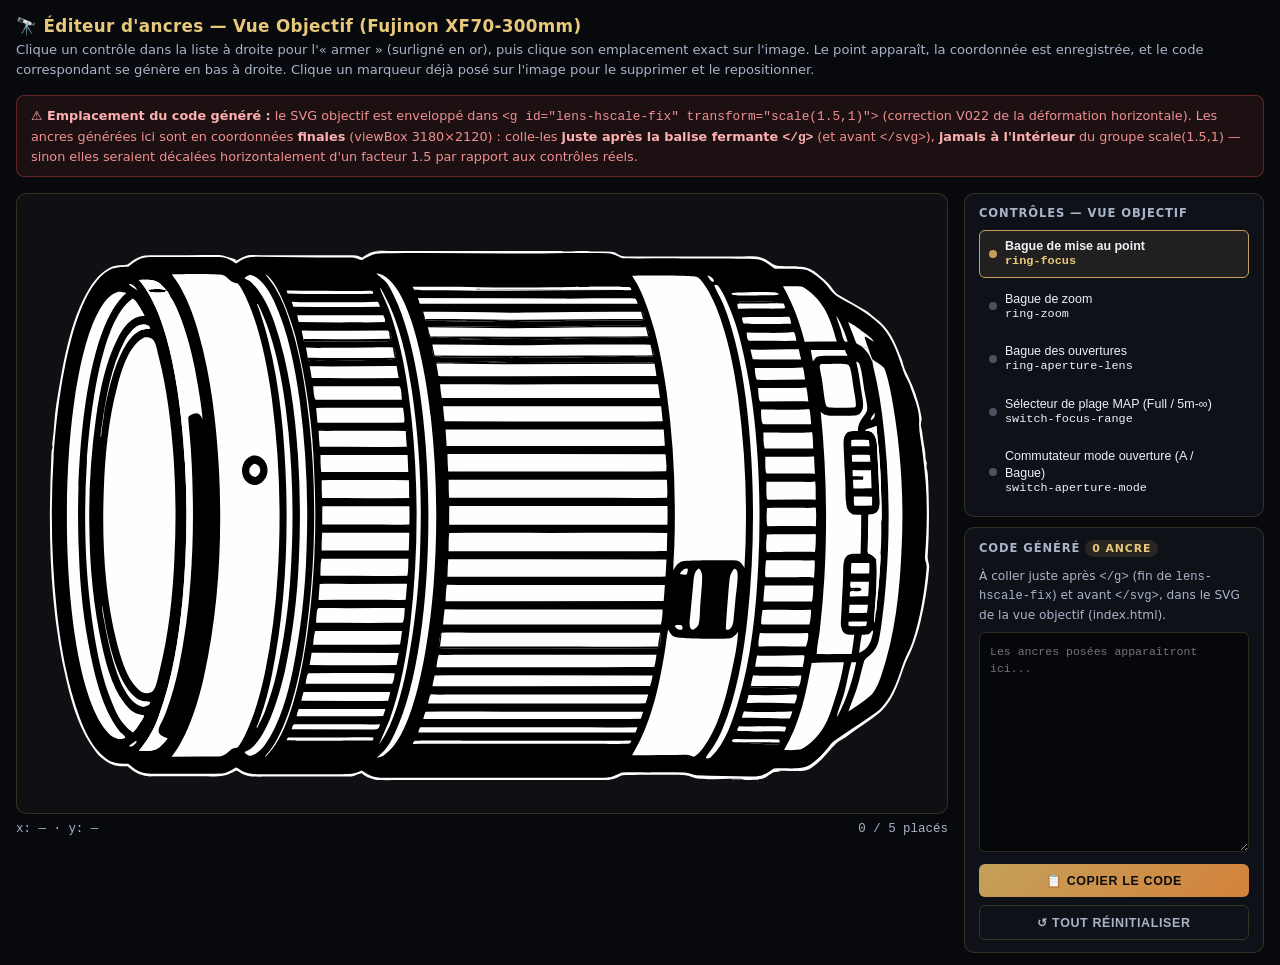
<file: outils/editeur-ancres-vue-objectif.html>
<!-- 2026-09-14 01:05 (Paris) — V001 — Création de l'outil d'ancrage pour la vue Objectif
     (Fujinon XF70-300mm), sur le même modèle que editeur-ancres-vue-avant.html. Utilise le
     SVG objectif corrigé en V022 (viewBox 0 0 3180 2120, contenu enveloppé dans
     <g id="lens-hscale-fix" transform="scale(1.5,1)">) et liste les 5 contrôles réels de cet
     objectif (bague MAP, bague zoom, bague ouverture, sélecteur de plage MAP, commutateur
     mode ouverture) tels que vérifiés avec l'utilisateur le 2026-09-14 — remplace l'ancienne
     paire switch-ois/switch-af-mf qui ne correspondait pas au matériel réel.
     IMPORTANT — coordonnées : les ancres générées par cet outil sont exprimées directement
     dans le repère final du viewBox (3180×2120), PAS dans le repère pré-scale utilisé par
     les <path> à l'intérieur de <g id="lens-hscale-fix">. Elles doivent donc être collées
     JUSTE APRÈS la balise fermante </g> (et avant </svg>) dans index.html, jamais à
     l'intérieur du groupe scale(1.5,1) — sinon elles seraient mises à l'échelle une seconde
     fois par ce transform et se retrouveraient décalées horizontalement par rapport aux
     contrôles réels. schema-drawer.js lit l'attribut cx/cy brut de l'ancre sans tenir compte
     d'un transform parent, d'où cette contrainte. -->
<!DOCTYPE html>
<html lang="fr">
<head>
<meta charset="UTF-8">
<title>Éditeur d'ancres — Vue Objectif — PhotoManuel</title>
<style>
  :root{
    --bg-deep:#07090d;--bg-card:#0e1118;--border:rgba(196,160,90,.22);
    --gold:#c4a05a;--gold-light:#e8c97a;--amber:#d4823a;
    --text:#edf2f8;--text-dim:#a8b4c8;--success:#5ac47a;--danger:#e05050;
  }
  *,*::before,*::after{box-sizing:border-box;margin:0;padding:0}
  body{
    font-family:'Segoe UI',system-ui,-apple-system,sans-serif;
    background:var(--bg-deep);color:var(--text);
    min-height:100vh;padding:16px;
  }
  h1{font-size:1.05rem;font-weight:700;color:var(--gold-light);margin-bottom:4px;letter-spacing:.02em}
  .sub{font-size:.82rem;color:var(--text-dim);margin-bottom:16px;line-height:1.5}
  .warn{
    font-size:.8rem;color:#f09090;background:rgba(224,80,80,.1);
    border:1px solid rgba(224,80,80,.35);border-radius:8px;padding:10px 14px;
    margin-bottom:16px;line-height:1.5;
  }
  .warn strong{color:#ffb0b0}
  .layout{display:flex;gap:16px;flex-wrap:wrap;align-items:flex-start}
  .stage-col{flex:1 1 480px;min-width:280px}
  .stage{
    position:relative;width:100%;aspect-ratio:3180/2120;
    background:rgba(255,255,255,.03);border:1px solid var(--border);
    border-radius:10px;overflow:hidden;cursor:crosshair;user-select:none;
  }
  .stage svg#xs20-lens-svg{position:absolute;inset:0;width:100%;height:100%;display:block}
  .stage svg#overlay{position:absolute;inset:0;width:100%;height:100%;pointer-events:none}
  .coord-readout{
    margin-top:8px;font-size:.78rem;color:var(--text-dim);
    display:flex;justify-content:space-between;font-family:monospace;
  }
  .side-col{flex:0 0 300px;min-width:260px;display:flex;flex-direction:column;gap:10px}
  .panel{background:var(--bg-card);border:1px solid var(--border);border-radius:10px;padding:12px 14px}
  .panel h2{font-size:.72rem;font-weight:700;letter-spacing:.08em;text-transform:uppercase;color:var(--text-dim);margin-bottom:10px}
  .ctrl-list{display:flex;flex-direction:column;gap:5px;max-height:340px;overflow-y:auto}
  .ctrl-item{
    display:flex;align-items:center;gap:8px;padding:7px 9px;border-radius:6px;
    border:1px solid transparent;cursor:pointer;font-size:.85rem;transition:all .15s;
  }
  .ctrl-item:hover{background:rgba(255,255,255,.04)}
  .ctrl-item.armed{border-color:var(--gold);background:rgba(196,160,90,.1);color:var(--gold-light);font-weight:600}
  .ctrl-item.placed{color:var(--success)}
  .ctrl-item .dot{width:8px;height:8px;border-radius:50%;flex-shrink:0;background:var(--text-dim);opacity:.4}
  .ctrl-item.placed .dot{background:var(--success);opacity:1}
  .ctrl-item.armed .dot{background:var(--gold);opacity:1}
  .ctrl-item .id{flex:1;font-family:monospace;font-size:.74rem;line-height:1.3}
  .ctrl-item .label{display:block;font-family:'Segoe UI',sans-serif;font-size:.78rem;color:var(--text)}
  .ctrl-item .xy{font-size:.68rem;color:var(--text-dim);font-family:monospace;white-space:nowrap}
  .hint{font-size:.76rem;color:var(--text-dim);line-height:1.5;margin-bottom:8px}
  textarea{
    width:100%;min-height:220px;background:#05070a;border:1px solid var(--border);
    border-radius:6px;color:#9fe89f;font-family:monospace;font-size:.72rem;
    padding:10px;resize:vertical;line-height:1.5;
  }
  button{
    background:linear-gradient(135deg,var(--gold) 0%,var(--amber) 100%);
    border:none;border-radius:6px;color:#0a0c10;font-weight:700;font-size:.78rem;
    letter-spacing:.05em;text-transform:uppercase;padding:9px 14px;cursor:pointer;
    width:100%;margin-top:8px;transition:filter .15s;
  }
  button:hover{filter:brightness(1.1)}
  button.secondary{
    background:transparent;border:1px solid var(--border);color:var(--text-dim);
  }
  .badge{
    display:inline-block;font-size:.68rem;font-weight:700;padding:2px 7px;
    border-radius:10px;background:rgba(196,160,90,.15);color:var(--gold-light);
  }
  .marker-label{font-family:monospace;font-size:30px;font-weight:700;fill:var(--gold-light);paint-order:stroke;stroke:#05070a;stroke-width:6px}
  @media(max-width:820px){.layout{flex-direction:column}.side-col{flex:1 1 auto;width:100%}}
</style>
</head>
<body>
<h1>🔭 Éditeur d'ancres — Vue Objectif (Fujinon XF70-300mm)</h1>
<div class="sub">
  Clique un contrôle dans la liste à droite pour l'« armer » (surligné en or), puis clique son emplacement exact sur l'image.
  Le point apparaît, la coordonnée est enregistrée, et le code correspondant se génère en bas à droite.
  Clique un marqueur déjà posé sur l'image pour le supprimer et le repositionner.
</div>
<div class="warn">
  <strong>⚠️ Emplacement du code généré :</strong> le SVG objectif est enveloppé dans
  <code>&lt;g id="lens-hscale-fix" transform="scale(1.5,1)"&gt;</code> (correction V022 de la
  déformation horizontale). Les ancres générées ici sont en coordonnées <strong>finales</strong>
  (viewBox 3180×2120) : colle-les <strong>juste après la balise fermante <code>&lt;/g&gt;</code></strong>
  (et avant <code>&lt;/svg&gt;</code>), <strong>jamais à l'intérieur</strong> du groupe scale(1.5,1) —
  sinon elles seraient décalées horizontalement d'un facteur 1.5 par rapport aux contrôles réels.
</div>
<div class="layout">
  <div class="stage-col">
    <div class="stage" id="stage">
            <svg version="1.1" xmlns="http://www.w3.org/2000/svg" viewBox="0 0 3180 2120" width="100%" height="auto" preserveAspectRatio="xMidYMid meet" id="xs20-lens-svg">
<g id="lens-hscale-fix" transform="scale(1.5,1)">
<!-- fond transparent -->
<path transform="translate(0,0)" fill="rgb(254,254,254)" d="M 817.277 194.762 C 828.624 193.326 845.992 195.321 858.158 195.3 C 989.914 195.078 1121.72 194.542 1253.47 195.233 C 1262.02 195.277 1303.05 193.519 1307.27 196.134 C 1299.71 199.044 1250.32 193.744 1240.36 197.261 C 1278.64 197.702 1317.14 196.33 1355.38 197.653 C 1366.29 198.031 1372.57 213.618 1387.81 213.645 C 1460.54 213.777 1534.26 213.653 1606.84 213.865 C 1623.55 213.868 1640.26 213.762 1656.96 213.546 C 1666.65 213.426 1675.39 213.075 1685.17 213.708 C 1706.74 215.105 1718.87 241.433 1734.02 245.558 C 1743.56 248.156 1767.72 246.041 1781.9 247.73 L 1776.81 248.012 C 1785.45 248.741 1790.62 249.013 1798.9 251.651 L 1797.31 251.496 C 1811.53 256.714 1819.05 264.66 1828.09 276.458 C 1836.58 287.541 1845.5 297.403 1852.36 309.96 C 1857.81 319.949 1863.17 333.059 1870.09 342.329 C 1892.3 361.758 1915.13 380.895 1937.34 400.346 C 1940.87 403.443 1945.13 409.387 1948.24 413.094 C 1954.69 420.787 1961.15 428.575 1967.32 436.486 C 1994.78 472.927 2005.12 519.722 2017.18 562.895 C 2020.67 575.395 2021.94 589.112 2025.36 601.665 C 2030.54 619.638 2036.77 637.431 2041.85 655.481 C 2051.87 691.575 2059 728.41 2063.17 765.636 C 2064.05 774 2060.51 786.627 2061.56 793.011 C 2066.11 820.722 2066.74 848.46 2070.78 876.085 C 2072.85 890.327 2070.43 904.617 2074.76 918.674 C 2075.96 922.564 2072.93 934.92 2075.02 939.587 C 2077.92 953.791 2077.44 970.214 2078.3 984.672 C 2080.58 1069.86 2080.93 1154.95 2077.06 1240.11 C 2076.47 1253.15 2081.81 1267.48 2080.34 1280.88 C 2077.14 1341.55 2070.41 1401.79 2061.06 1461.83 C 2056.16 1494.65 2049.33 1527.14 2040.62 1559.15 C 2036.41 1574.5 2030.66 1589.74 2026.71 1604.94 C 2013.62 1655.24 2001.87 1729.54 1969.7 1772.44 C 1948.86 1800.22 1913.05 1832.71 1889.92 1859.39 C 1885.56 1864.43 1872.87 1874.06 1869.87 1878.25 C 1848.65 1907.89 1835.67 1943.1 1807.69 1967.91 C 1791.73 1982.06 1742.46 1970.37 1734.66 1976.07 C 1737.12 1976.4 1738.75 1976.4 1741.23 1976.46 L 1740.65 1977.45 C 1738.03 1977.54 1729.81 1977.75 1727.84 1978.53 C 1715.87 1983.29 1708.93 2002.19 1695.21 2002.36 C 1693.17 2002.38 1693.33 2002.32 1691.38 2002.9 L 1693.01 2004.42 C 1689.47 2006.53 1629.26 2005.88 1626.05 2004.55 C 1628.35 2003.6 1654.68 2003.7 1658.73 2003.63 C 1634.62 1996.94 1574.24 2008.4 1549.51 2000.2 L 1549.89 2000.49 C 1541.94 1998.16 1534.98 1992.53 1527.29 1990.51 C 1515.57 1987.43 1392.09 1987.86 1377.66 1990.35 C 1374.89 1993.24 1374.93 1993.12 1371.61 1994.92 C 1370.28 1998.43 1352.32 2005.87 1348.56 2005.96 C 1339.19 2006.2 1329.22 2005.89 1319.79 2005.88 L 1256.44 2005.74 L 957.191 2005.72 L 869.267 2006.13 C 854.582 2006.24 837.332 2006.68 823.479 2005.96 C 812.801 2005.4 794.378 1994.71 788.326 1986.01 C 788.049 1985.61 785.254 1983.18 785.219 1983.19 C 780.551 1983.88 773.299 1989.55 768.815 1991.16 C 764.915 1992.55 763.36 1993.68 760.227 1993.74 C 746.207 1993.97 731.955 1993.82 718.005 1993.84 C 688.172 1994.01 658.338 1994.02 628.504 1993.87 L 570.406 1994.24 C 561.034 1994.31 548.84 1995.01 540.477 1994.22 C 527.337 1992.97 513.449 1988.2 505.314 1977.59 C 504.875 1976.78 499.635 1972.57 498.816 1973.35 C 473.407 1997.44 451.78 1993.65 418.943 1993.18 C 402.632 1992.98 386.319 1992.94 370.008 1993.08 L 317.993 1993.47 C 303.193 1993.58 298.003 1995.62 284.566 1989.14 C 267.268 1980.79 262.664 1972.71 250.815 1959.02 C 242.293 1959.19 235.133 1959.75 226.964 1957.45 C 206.088 1951.56 189.072 1929.9 179.433 1911.33 C 141.018 1835.89 124.817 1749.51 111.797 1666.48 C 71.3799 1408.73 69.9542 1145.62 77.4846 885.418 C 77.6668 879.122 78.8742 874.447 79.7473 868.377 C 80.3564 864.142 78.823 857.469 79.3759 852.984 C 83.8627 810.626 83.7137 767.3 88.0884 725.01 C 97.421 640.232 105.939 554.448 122.392 470.455 C 131.741 422.731 144.318 371.595 162.448 326.502 C 173.406 299.246 189.659 266.474 214.552 249.578 C 219.839 243.149 248.118 243.842 250.984 241.01 C 260.363 231.742 270.04 217.485 285.584 211.944 C 291.672 209.774 299.887 209.454 305.523 209.414 C 357.512 209.048 409.527 209.635 461.525 208.878 C 465.335 208.823 494.035 221.449 497.869 223.922 L 498.163 228.426 C 498.572 228.573 498.98 228.72 499.388 228.868 C 505.551 222.81 521.534 208.979 530.444 208.904 C 546.047 208.773 564.032 209.828 580.466 209.686 C 639.592 209.174 699.044 209.616 758.19 209.608 C 762.666 209.607 771.19 209.879 775.339 211.055 C 777.267 211.601 786.126 217.685 786.833 217.054 C 793.817 210.815 802.805 200.286 812.505 197.699 C 815.788 196.823 825.279 197.097 828.837 197.139 C 824.973 196.402 821.119 195.609 817.277 194.762 z"/>
<path transform="translate(0,0)" fill="rgb(0,0,0)" d="M 498.684 238.188 C 516.463 220.087 521.749 214.265 548.026 214.416 C 618.49 214.82 688.848 217.916 759.314 217.043 C 762.601 217.173 765.685 217.07 768.87 217.867 C 771.571 218.543 784.5 227.174 786.195 225.962 C 798.775 216.966 808.619 204.441 825.35 203.248 C 835.393 202.532 845.928 202.617 856.099 202.478 C 875.754 202.213 895.41 202.048 915.066 201.983 C 1009.3 201.644 1103.34 204.979 1197.63 203.549 C 1246.78 202.804 1297.54 201.829 1346.71 202.641 C 1359.04 202.845 1370.13 213.699 1380.02 220.188 C 1425.8 221.679 1472.06 219.347 1517.91 220.685 C 1560.19 221.919 1602.77 220.373 1645.12 221.709 C 1660.74 222.202 1676.51 220.934 1691.73 224.634 C 1705.92 228.083 1718.09 247.169 1728.33 255.598 C 1748.92 256.684 1781.52 253.315 1798.79 259.346 C 1812.44 264.114 1841.51 300.734 1847.72 314.189 C 1860.94 342.867 1868.68 350.299 1894.09 370.739 C 1922.77 393.814 1951.17 420.907 1971.5 452.14 C 1999.8 499.746 2009.67 555.191 2022.04 608.408 C 2025.62 623.787 2033 639.648 2036.37 655.031 C 2044.34 691.346 2059.12 740.104 2057.66 776.67 C 2056.38 808.823 2060.85 834.831 2063.76 866.111 C 2067.25 906.565 2070.19 947.065 2072.56 987.6 C 2076.79 1072.01 2075.19 1158.98 2070.82 1243.32 C 2070.2 1255.34 2075.7 1263.04 2074.66 1280.78 C 2069.65 1366.4 2060.34 1451.41 2041.84 1535.24 C 2036.46 1559.6 2027.47 1580.71 2022.12 1602.62 C 2009.99 1654.52 2000.44 1709.29 1973.14 1755.85 C 1966.15 1767.78 1953.96 1780.28 1944.34 1790.4 C 1918.22 1817.91 1890.56 1844.11 1864.24 1871.43 C 1857.28 1878.65 1852.59 1890.34 1847.56 1898.97 C 1837.23 1917.32 1823.88 1939.65 1808.51 1953.75 C 1787.18 1973.32 1755.75 1963.06 1726.08 1966.49 C 1709.49 1983.5 1699.08 1994.74 1673.67 1993.86 C 1632.5 1992.44 1590.83 1992.65 1549.73 1989.92 C 1541.57 1989.38 1531.62 1980.58 1523.12 1980.46 C 1500.77 1979.7 1475.95 1979.31 1453.64 1979.81 C 1430.27 1980.33 1401.66 1978.79 1378.97 1980.26 C 1350.06 2001.2 1349.27 1998.19 1313.98 1998.17 L 1260.31 1998.11 L 1080.59 1998.07 L 910.271 1998.03 C 885.588 1998.09 860.771 1998.2 836.095 1998.14 C 810.393 1998.08 803.059 1990.28 785.524 1973.29 C 779.203 1977.4 769.979 1983.68 762.569 1984.72 C 746.518 1986.97 726.671 1986.12 710.245 1986.09 L 612.733 1986.01 C 599.152 1986.07 585.141 1986.11 571.603 1986.17 C 541.724 1986.3 523.388 1989.13 502.017 1964.76 L 499.293 1962.71 C 495.293 1963.61 480.436 1982.49 466.168 1983.63 C 444.21 1985.38 419.963 1984.67 398.118 1984.7 L 335.675 1984.72 C 291.339 1984.71 281.14 1988.61 252.966 1950.61 C 231.817 1949.9 217.71 1949.59 202.03 1932.27 C 172.198 1899.33 153.081 1837.09 142.452 1794.2 C 113.612 1677.82 98.776 1550.69 90.0715 1431.26 C 77.6172 1255.37 75.0586 1078.92 82.4079 902.747 C 87.6206 773.449 114.281 348.26 206.654 263.044 C 220.536 250.238 235.034 250.024 252.782 249.411 C 283.104 211.818 286.699 215.475 333.611 215.402 L 395.654 215.348 C 413.716 215.344 432.574 215.576 450.567 215.401 C 475.253 215.162 482.772 221.07 498.684 238.188 z"/>
<path transform="translate(0,0)" fill="rgb(254,254,254)" d="M 352.366 274.708 C 370.474 274.111 457.733 271.244 468.607 277.546 C 479.26 283.721 485.123 301.303 496.43 304.24 C 498.289 304.723 500.118 305.282 501.961 305.824 C 512.83 320.705 528.783 378.074 533.671 397.649 C 558.379 496.603 571.272 601.092 580.605 702.549 C 598.009 902.437 602.383 1103.25 593.7 1303.7 C 589.481 1415.33 579.862 1526.69 564.877 1637.4 C 554.852 1708.4 541.624 1782.69 519.721 1850.95 C 517.284 1858.55 506.376 1890.66 501.841 1894.83 L 500.152 1895.13 C 487.623 1897.36 484.861 1905.11 477.03 1915.07 C 473.861 1918.15 468.488 1923.55 464.154 1924.25 C 449.575 1926.63 429.948 1925.74 415.079 1925.72 L 351.466 1925.97 C 354.357 1920.49 357.147 1914.96 359.836 1909.37 C 392.295 1841.27 414.336 1727.56 425.44 1652.52 C 459.972 1417.81 467.634 1178.8 459.732 941.872 C 453.899 786.352 442.217 629.703 413.272 476.609 C 401.603 414.885 386.678 351.158 360.977 293.807 C 358.502 288.286 354.719 281.64 352.849 276.164 L 352.366 274.708 z"/>
<path transform="translate(0,0)" fill="rgb(254,254,254)" d="M 362.388 281.835 C 369.755 284.235 406.86 281.369 417.898 281.272 C 436.055 281.112 462.002 277.404 475.682 291.728 C 480.533 296.808 483.217 303.18 488.389 308.157 C 488.679 308.436 488.977 308.706 489.271 308.98 C 502.579 312.163 501.319 313.658 506.476 325.641 C 521.094 359.601 528.688 395.881 538.349 431.424 C 539.559 435.874 538.798 441.466 539.977 445.956 C 543.622 459.842 546.419 473.799 548.962 487.937 C 556.592 531.955 562.86 576.198 567.757 620.603 C 591.243 830.029 599.087 1040.91 591.223 1251.51 C 585.842 1409.48 575.502 1569.02 545.993 1724.57 C 536.157 1776.41 525.416 1831.26 504.111 1880.16 C 501.69 1885.72 500.026 1888.07 494.198 1889.38 C 484.845 1891.48 478.988 1904.12 471.249 1912.54 C 468.995 1914.37 465.305 1917.57 462.49 1918.01 C 451.042 1919.81 436.987 1919.1 425.302 1919.07 L 360.87 1918.9 C 391.355 1863.07 413.158 1753.21 423.794 1690.64 C 445.595 1558.99 458.682 1426.05 462.968 1292.68 C 468.696 1165.54 468.666 1038.21 462.877 911.07 C 458.965 799.601 449.501 688.396 434.522 577.868 C 421.354 486.532 405.044 390.082 370.878 304.017 C 368.094 297.005 365.305 290.842 362.947 283.581 L 362.388 281.835 z"/>
<path transform="translate(0,0)" fill="rgb(0,0,0)" d="M 536.191 895.409 C 539.535 895.115 542.953 894.842 546.179 895.992 C 554.164 898.835 559.815 906.052 563.449 913.388 C 571.952 930.557 572.693 952.575 566.492 970.573 C 562.594 981.888 556.24 990.904 545.353 996.303 C 542.928 996.373 540.352 996.509 537.976 995.948 C 530.967 994.293 524.927 988.593 521.262 982.623 C 511.616 966.916 510.316 943.998 514.681 926.429 C 518 913.071 524.259 902.685 536.191 895.409 z"/>
<path transform="translate(0,0)" fill="rgb(254,254,254)" d="M 539.769 923.009 C 543.559 923.658 546.093 925.55 548.514 928.444 C 553.245 934.098 554.448 941.816 553.657 948.969 C 552.738 957.272 549.781 963.419 543.198 968.534 C 539.481 968.336 536.922 966.455 534.452 963.814 C 529.994 959.047 528.757 952.297 528.952 945.972 C 529.254 936.168 532.568 929.497 539.769 923.009 z"/>
<path transform="translate(0,0)" fill="rgb(254,254,254)" d="M 1402.56 279.698 C 1418.29 279.162 1545.71 276.988 1552.57 284.934 C 1569.33 304.358 1587.21 360.352 1594.36 387.14 C 1620.99 486.949 1634.63 593.132 1644.41 695.825 C 1661.77 890.128 1666.63 1085.35 1658.95 1280.27 C 1655.63 1272.12 1653.88 1267.1 1648.82 1259.85 C 1647.2 1258.3 1645.14 1256.02 1643 1255.26 C 1635.54 1252.62 1525.16 1253.01 1517.13 1257.24 C 1505.7 1263.26 1500.55 1277.57 1496.86 1289.1 C 1496.27 1264.39 1498.35 1229.35 1498.93 1204.01 C 1499.97 1158.54 1500.32 1113.06 1500 1067.58 C 1499.52 936.997 1493.26 806.5 1481.22 676.473 C 1471 568.945 1456.65 459.594 1428.6 355.073 C 1424.55 339.976 1419.04 322.811 1413.97 307.945 C 1410.86 298.855 1405.9 289.349 1402.56 279.698 z"/>
<path transform="translate(0,0)" fill="rgb(254,254,254)" d="M 1410.6 286.305 C 1428.42 286.13 1446.19 287.067 1463.98 286.975 C 1482.87 286.878 1504.45 283.707 1523 287.284 C 1517.8 287.914 1512.87 288.559 1507.63 288.036 L 1506.58 287.922 C 1513.88 291.189 1523.68 286.608 1529.99 289.669 C 1531.14 290.227 1532.54 293.108 1533.64 293.437 C 1537.73 294.664 1543.41 292.295 1547.76 293.319 C 1551.45 294.189 1554.58 299.474 1556.51 302.469 C 1582.48 342.929 1602.99 441.667 1611.67 490.889 C 1614.4 506.385 1619.82 523.411 1616.53 538.916 C 1628.38 562.646 1628.96 606.353 1632.25 633.039 C 1633.05 639.526 1635.1 645.735 1635.94 652.296 C 1638.98 675.947 1639.53 699.685 1641.99 723.324 C 1642.46 727.925 1643.81 732.349 1644.15 737.034 C 1645.26 752.152 1644.93 783.122 1648.17 795.462 C 1651.09 806.596 1649.52 818.785 1649.8 830.224 C 1649.93 835.636 1652.3 840.44 1652.67 845.815 C 1653.29 854.868 1651.8 863.993 1652.02 873.047 C 1652.21 880.41 1654.46 887.69 1654.66 895.27 L 1656.92 1009.79 C 1657.43 1031.79 1658.77 1053.74 1658.91 1075.76 C 1659.3 1137.9 1655.48 1199.98 1655.71 1262.08 L 1655.42 1262.16 C 1654.39 1261.42 1654.83 1261.87 1654.06 1260.56 C 1651.88 1256.88 1649.65 1254.14 1646.63 1251.12 C 1626.92 1249.44 1607.16 1250.09 1587.41 1249.95 C 1564.02 1249.79 1540.01 1248.66 1516.7 1250.66 C 1512.81 1254.2 1506.37 1263.31 1502.02 1264.7 C 1501.17 1263.03 1503.59 1236.17 1503.6 1230.97 C 1503.63 1202.11 1504.66 1173.29 1504.8 1144.47 C 1504.98 1099.72 1504.57 1054.97 1503.55 1010.23 C 1503.32 994.365 1503.7 978.488 1503.19 962.63 C 1499.98 844.045 1491.64 725.655 1478.19 607.791 C 1470.42 540.568 1461.76 472.328 1446.5 406.335 C 1440.23 379.169 1433.65 351.71 1424.98 325.211 C 1420.87 312.683 1414.88 300.558 1411.11 288.055 L 1410.6 286.305 z"/>
<path transform="translate(0,0)" fill="rgb(254,254,254)" d="M 289.906 490.696 C 295.908 490.176 301.234 490.985 305.947 495.025 C 315.982 503.627 318.995 538.411 321.368 552.105 C 341.675 669.295 350.718 788.422 356.45 907.109 C 361.5 1022.29 361.984 1137.63 357.899 1252.85 C 353.872 1379.56 345.13 1507.83 324.146 1632.95 C 321.524 1648.59 316.367 1694.58 307.151 1704.04 C 303.818 1707.46 299.339 1709.33 294.547 1709.04 C 286.976 1708.59 282.548 1703.74 277.913 1698.3 C 276.237 1696.28 274.64 1694.19 273.125 1692.05 C 247.733 1655.37 234.078 1579.51 226.576 1535.35 C 198.269 1368.72 192.741 1184.48 196.852 1015.49 C 199.772 895.45 207.041 773.809 228.278 655.495 C 235.955 612.722 252.573 516.647 289.906 490.696 z"/>
<path transform="translate(0,0)" fill="rgb(254,254,254)" d="M 1484.55 1490.45 C 1488.82 1498.82 1491.12 1510.29 1499.55 1515.65 C 1510.56 1522.67 1611.52 1524.27 1627.47 1520.74 C 1635.84 1514.51 1640.02 1507.35 1644.63 1498.26 C 1642.68 1543.54 1636.42 1589.25 1629.89 1634.08 C 1617.83 1716.87 1600.36 1828.14 1562.06 1901.86 C 1557.26 1909.94 1552.07 1920.5 1544.31 1926.03 C 1541.05 1925.92 1538.34 1923.56 1535.54 1921.88 C 1534.17 1921.06 1533.13 1920.4 1531.49 1920.24 C 1517.07 1918.8 1500.66 1920.54 1485.98 1920.76 C 1458.15 1921.15 1430.31 1921.19 1402.48 1920.87 C 1446.91 1810.2 1463.34 1689.11 1476.56 1571.22 C 1479.57 1544.35 1481.14 1517.26 1484.55 1490.45 z"/>
<path transform="translate(0,0)" fill="rgb(254,254,254)" d="M 1486.5 1506.04 C 1488.28 1509.57 1489.78 1513.13 1491.97 1516.45 C 1497.69 1525.1 1503.12 1525.65 1512.66 1527.6 L 1511.34 1527.65 C 1518.77 1529.18 1527.11 1528.86 1534.7 1529.09 C 1558.13 1529.8 1586 1528.12 1608.7 1531.3 C 1609.02 1531.35 1609.34 1531.4 1609.66 1531.45 L 1608.33 1531.19 L 1607.81 1531.87 L 1593.17 1532.29 C 1604.76 1532.48 1616.37 1532.85 1627.96 1532.35 C 1627.91 1532.24 1627.9 1532.1 1627.82 1532 C 1627.54 1531.68 1627.21 1531.41 1626.91 1531.12 C 1630.72 1530.07 1633.1 1529.13 1635.98 1526.34 C 1636.22 1526.11 1636.45 1525.87 1636.68 1525.63 L 1637.54 1526.17 C 1638.29 1539.85 1633.48 1560.26 1631.98 1574.84 C 1627.47 1618.73 1620.67 1662.1 1612.96 1705.54 C 1607.4 1736.89 1601.74 1768.39 1593.51 1799.17 C 1588.64 1817.36 1583.19 1835.68 1577.23 1853.54 C 1574.48 1861.8 1570.89 1869.71 1568.22 1878.02 C 1565.17 1887.12 1550.98 1911.09 1544.28 1917.64 C 1541.15 1918.39 1539.88 1917.9 1536.92 1916.54 C 1535.24 1915.77 1533.91 1914.81 1531.99 1914.54 C 1526.11 1913.72 1518.99 1914.69 1512.97 1914.7 C 1500.24 1914.73 1415.69 1916.5 1411.14 1913.55 C 1412.33 1904.47 1417.3 1894.87 1420.32 1886.19 C 1423.83 1876.13 1426.86 1865.87 1429.97 1855.67 C 1438.41 1827.95 1444.52 1798.88 1450.45 1770.51 C 1463.95 1705.86 1473.04 1639.42 1480.36 1573.79 C 1482.87 1551.31 1483.61 1528.41 1486.5 1506.04 z"/>
<path transform="translate(0,0)" fill="rgb(254,254,254)" d="M 1913.76 573.289 C 1915.22 574.081 1916.76 575.015 1917.95 576.191 C 1920.72 578.937 1921.89 583.95 1922.63 587.608 C 1928.06 614.69 1929.42 643.985 1932.46 671.5 C 1934.16 686.883 1940.78 725.612 1938.8 739.099 C 1937.63 747.012 1934.35 753.744 1930.83 760.794 C 1921.83 778.806 1917.93 791.215 1917.8 811.636 C 1913.08 811.676 1908.24 811.548 1903.54 811.861 C 1899.44 812.135 1895.7 813.646 1893.11 816.94 C 1888.19 823.209 1886.22 832.508 1885.59 840.278 C 1884.37 855.137 1885.54 870.769 1885.87 885.71 C 1886.61 918.23 1887.92 950.799 1889.12 983.309 C 1890.15 1011.54 1888.32 1041.72 1892.22 1069.61 C 1893.82 1081.11 1896.89 1089.75 1906.39 1096.91 C 1912.7 1097.69 1919.06 1097.87 1925.4 1098.16 C 1925.45 1142.69 1924.96 1187.23 1923.93 1231.76 C 1914.91 1232.26 1902.59 1229.43 1895.35 1236.14 C 1890.17 1240.95 1887.52 1249.44 1886.29 1256.17 C 1883.66 1270.67 1884.5 1287.03 1884.15 1301.77 C 1883.66 1327.82 1882.87 1353.86 1881.77 1379.89 L 1879.93 1438.92 C 1879.44 1453.55 1877.77 1469.37 1879.91 1483.88 C 1880.92 1490.77 1883.1 1499.58 1888.16 1504.62 C 1893.48 1509.92 1902.72 1508.83 1909.62 1508.93 C 1907.93 1530.77 1905.88 1552.57 1903.47 1574.34 C 1895.18 1574.69 1886.85 1574.71 1878.55 1574.87 C 1860.3 1575.11 1842.04 1575.12 1823.79 1574.9 C 1824.23 1547.37 1828.95 1519.18 1831.03 1491.65 C 1835.48 1433.06 1838.86 1374.39 1841.19 1315.67 C 1848.51 1125.56 1845.75 935.199 1832.92 745.381 C 1835.31 748.63 1837.89 752.18 1841.23 754.515 C 1844.86 757.056 1849.42 758.421 1853.79 758.937 C 1861.03 759.793 1905.26 759.59 1911.93 758.477 C 1916.78 757.67 1919.88 755.719 1922.59 751.631 C 1927.09 744.824 1928.81 736.315 1929.39 728.288 C 1930.69 710.296 1927.22 690.374 1925.45 672.361 C 1922.21 639.388 1919.45 605.938 1913.76 573.289 z"/>
<path transform="translate(0,0)" fill="rgb(254,254,254)" d="M 230.305 334.303 C 236.785 333.898 242.567 336.371 248.454 338.702 C 159.67 452.4 142.378 855 139.079 1006.57 C 137.296 1094.3 138.012 1182.07 141.225 1269.76 C 144.884 1388.96 155.767 1507.83 173.816 1625.71 C 183.538 1686.18 195.422 1748.1 217.636 1805.38 C 222.085 1816.85 227.221 1829.04 233.227 1839.79 C 236.675 1845.96 246.805 1853.95 245.879 1861.32 C 243.414 1864.04 241.256 1864.24 237.804 1865.34 C 234.356 1866.02 231.041 1865.85 227.742 1864.58 C 211.862 1858.47 199.849 1833.66 193.511 1819.17 C 84.8589 1570.75 88.3247 649.121 188.1 393.979 C 196.484 372.539 207.741 344.193 230.305 334.303 z"/>
<path transform="translate(0,0)" fill="rgb(254,254,254)" d="M 277.053 294.255 C 300.732 293.618 315.595 290.908 330.142 313.656 C 332.919 317.999 338.238 324.056 339.043 329.201 C 329.059 324.482 311.609 324.019 300.893 327.474 C 299.421 327.948 299.536 329.006 299.103 330.426 C 300.256 332.484 301.448 334.949 303.773 335.568 C 310.458 337.346 330.714 337.679 336.659 335.563 C 337.867 333.037 337.85 332.23 340.091 330.747 C 342.776 333.985 346.69 344.91 348.183 349.163 C 358.992 372.809 367.702 404.624 373.898 429.857 C 391.617 502.024 403.206 577.829 411.258 651.719 C 415.331 689.096 420.767 734.097 422.409 771.47 C 418.097 759.212 415.104 745.749 400.602 752.65 C 397.046 754.342 391.239 758.914 389.711 763.514 C 389.887 783.878 392.622 816.449 393.631 835.805 C 397.013 898.568 399.06 961.396 399.771 1024.25 C 401.489 1125.87 399.757 1227.52 394.579 1329.02 C 390.181 1427.37 381.188 1525.46 367.628 1622.97 C 360.97 1671.08 351.974 1718.83 340.673 1766.06 C 337.686 1778.75 334.21 1791.32 330.253 1803.75 C 325.635 1818.63 317.037 1835.82 325.445 1849.88 C 329.55 1856.75 341.748 1860.7 342.561 1863.94 C 340.443 1869.37 331.178 1885.87 327.063 1889.41 C 313.794 1909.51 297.821 1906.38 276.858 1906 C 299.144 1866.2 311.049 1833.29 322.008 1788.88 C 353.675 1660.55 368.029 1522.44 376.582 1390.8 C 386.215 1234.46 388.063 1077.74 382.117 921.219 C 376.257 764.037 355.41 427.134 277.053 294.255 z"/>
<path transform="translate(0,0)" fill="rgb(254,254,254)" d="M 277.053 294.255 C 300.732 293.618 315.595 290.908 330.142 313.656 C 332.919 317.999 338.238 324.056 339.043 329.201 C 329.059 324.482 311.609 324.019 300.893 327.474 C 299.421 327.948 299.536 329.006 299.103 330.426 C 300.256 332.484 301.448 334.949 303.773 335.568 C 310.458 337.346 330.714 337.679 336.659 335.563 C 337.867 333.037 337.85 332.23 340.091 330.747 C 342.776 333.985 346.69 344.91 348.183 349.163 C 343.662 346.448 342.317 339.65 340.379 339.984 C 336.303 340.687 304.797 342.108 304.063 342.408 C 308.109 355.431 312.711 368.272 316.736 381.314 C 333.744 436.428 342.711 493.613 352.81 550.27 C 354.983 562.464 355.545 575.64 357.33 587.962 C 365.296 641.549 371.317 695.408 375.381 749.431 C 376.682 767.146 377.13 784.913 378.261 802.536 C 395.495 1052.01 391.199 1302.49 365.42 1551.23 C 360.49 1596.96 353.967 1642.51 345.862 1687.79 C 332.993 1762.31 318.707 1830.4 286.604 1898.76 C 285.076 1902.01 289.724 1902.22 291.573 1901.53 C 296.187 1900.33 300.621 1903.29 305.198 1902.95 C 312.153 1900.88 321.35 1891 327.063 1889.41 C 313.794 1909.51 297.821 1906.38 276.858 1906 C 299.144 1866.2 311.049 1833.29 322.008 1788.88 C 353.675 1660.55 368.029 1522.44 376.582 1390.8 C 386.215 1234.46 388.063 1077.74 382.117 921.219 C 376.257 764.037 355.41 427.134 277.053 294.255 z"/>
<path transform="translate(0,0)" fill="rgb(254,254,254)" d="M 302.022 300.715 C 302.243 300.664 302.458 300.576 302.684 300.562 C 310.119 300.082 317.461 306.982 323.035 311.418 C 325.601 313.461 328.361 315.509 328.733 318.888 C 324.039 320.507 315.958 319.387 310.84 319.774 C 306.599 318.416 301.271 321.403 297.502 323.204 L 295.853 322.23 C 293.153 316.502 287.453 307.608 286.76 301.56 C 291.573 300.154 297.036 300.691 302.022 300.715 z"/>
<path transform="translate(0,0)" fill="rgb(254,254,254)" d="M 1951.8 566.569 L 1952.6 567.55 C 1958.63 574.809 1976.02 589.904 1977.94 596.542 C 1985.65 623.126 1990.58 662.609 1994.17 689.893 C 2015.48 862.248 2023.34 1036 2017.67 1209.58 C 2013.44 1357.06 2003.46 1508.45 1970.29 1652.65 C 1966.16 1670.62 1959.87 1692.34 1951.9 1709.11 C 1940.76 1727.53 1912.07 1756.36 1896.11 1771.57 C 1903.81 1737.82 1914.02 1705.18 1919.66 1670.77 C 1923.57 1646.95 1927.42 1623 1931.88 1599.33 C 1933.31 1591.81 1943.6 1581.11 1948.16 1574.39 C 1956.32 1562.39 1962.85 1544.92 1965.04 1530.57 C 1969.09 1504.02 1971.5 1476 1973.66 1449.21 C 1976.98 1411.27 1979.64 1373.27 1981.62 1335.23 C 1992.4 1140.88 1989.46 946.002 1972.84 752.059 C 1969.6 714.653 1965.44 677.334 1960.36 640.134 C 1957.9 622.054 1953 594.966 1951.41 577.687 C 1951.68 574.266 1951.69 570.064 1951.8 566.569 z"/>
<path transform="translate(0,0)" fill="rgb(254,254,254)" d="M 985.424 1068.04 L 1483.14 1067.99 C 1483.75 1089.2 1483.4 1110.56 1483.08 1131.76 C 1460.89 1132.72 1438.55 1132.19 1416.33 1132.19 L 1303.62 1132.18 L 985.139 1132.27 C 984.91 1110.86 985.005 1089.45 985.424 1068.04 z"/>
<path transform="translate(0,0)" fill="rgb(254,254,254)" d="M 1476.36 1074.07 L 1476.73 1074.04 C 1478.52 1074.85 1478.44 1074.37 1479.07 1075.98 C 1481.4 1081.97 1480.98 1120.43 1478.38 1126.25 C 1469.08 1128.55 1455.67 1126.81 1445.9 1126.81 L 1368.67 1126.81 L 1025.32 1126.86 C 1013.08 1126.91 1000.9 1127 988.676 1126.24 C 988.73 1116.56 986.278 1084.37 990.064 1077.43 C 992.16 1073.59 1002.68 1074.73 1006.72 1074.71 L 1392.32 1074.64 C 1408.42 1074.6 1424.52 1074.67 1440.61 1074.84 C 1452.04 1074.99 1465.18 1076.43 1476.36 1074.07 z"/>
<path transform="translate(0,0)" fill="rgb(254,254,254)" d="M 985.356 1160.36 C 1062.24 1159.12 1139.29 1160.16 1216.19 1160.16 C 1305.05 1160.16 1394 1159.29 1482.85 1160.44 C 1482.07 1181.04 1482.37 1201.7 1481.78 1222.32 C 1460.16 1223.25 1438.34 1222.69 1416.7 1222.69 L 1305.81 1222.69 L 983.733 1222.63 C 984.038 1202.03 983.339 1180.86 985.356 1160.36 z"/>
<path transform="translate(0,0)" fill="rgb(254,254,254)" d="M 990.025 1169 L 1289.73 1168.94 L 1400.78 1168.86 C 1424.13 1168.83 1447.63 1168.35 1470.96 1169.33 C 1474.07 1169.46 1476.06 1169.14 1478.2 1171.49 C 1480.01 1181.02 1478.32 1200.94 1477.15 1210.94 C 1476.86 1213.47 1477.17 1213.63 1475.06 1215.28 L 988.677 1215.02 C 989.107 1200.27 986.918 1183.29 990.025 1169 z"/>
<path transform="translate(0,0)" fill="rgb(254,254,254)" d="M 983.879 978.086 C 1039.56 977.363 1095.34 978.017 1151.03 978.007 L 1482.02 978.002 C 1482.28 998.179 1484.01 1019.57 1482.16 1039.59 C 1421.62 1041.48 1360.58 1039.97 1299.98 1039.97 L 984.976 1040.05 C 983.746 1019.52 984.17 998.664 983.879 978.086 z"/>
<path transform="translate(0,0)" fill="rgb(254,254,254)" d="M 982.921 1250.68 C 1004.43 1249.94 1026.13 1250.5 1047.67 1250.49 L 1169.92 1250.48 L 1480.98 1250.73 L 1478.83 1309.42 C 1460.69 1310.82 1441.96 1309.89 1423.74 1309.89 L 1323.79 1309.87 L 981.208 1309.93 C 981.091 1290.21 982.225 1270.4 982.921 1250.68 z"/>
<path transform="translate(0,0)" fill="rgb(254,254,254)" d="M 1009.07 1258.23 C 1042.42 1258.9 1075.91 1258.21 1109.28 1258.22 L 1315.57 1258.15 L 1416.09 1258.2 C 1435.93 1258.27 1456.94 1259.74 1476.6 1257.4 C 1477.38 1270.74 1475.87 1284 1474.88 1297.31 C 1474.96 1300.06 1475.19 1300.4 1473.59 1302.59 C 1457.59 1304.89 1439.37 1302.96 1423.12 1302.92 L 1322.06 1302.94 L 1114.45 1302.96 C 1071.4 1302.98 1028.25 1303.67 985.208 1302.56 C 985.236 1288.15 986.635 1273.55 987.173 1259.12 C 994.448 1259.14 1001.78 1258.45 1009.07 1258.23 z"/>
<path transform="translate(0,0)" fill="rgb(254,254,254)" d="M 981.333 890.402 C 1051.64 889.324 1122.13 890.26 1192.45 890.253 L 1479.03 890.462 C 1479.53 909.456 1482.31 930.524 1480.2 949.316 C 1408.71 951.19 1336.82 949.596 1265.27 949.593 C 1171.19 949.588 1076.97 950.712 982.912 949.673 C 981.911 930.01 981.066 910.088 981.333 890.402 z"/>
<path transform="translate(0,0)" fill="rgb(254,254,254)" d="M 995.329 898.059 C 1042.44 896.724 1089.65 897.362 1136.77 897.392 L 1340.43 897.404 L 1423.62 897.396 C 1440.9 897.428 1458.19 897.996 1475.46 897.109 C 1475.47 911.634 1478.53 927.851 1476.67 942.108 C 1473.96 943.593 1472.19 943.174 1469.14 943.109 C 1437.44 941.946 1405.21 942.922 1373.44 942.902 L 1184.8 943.108 L 1036.8 943.028 C 1020.32 943.105 1003.59 942.146 987.156 942.852 C 985.217 928.356 985.798 912.956 985.589 898.325 L 995.329 898.059 z"/>
<path transform="translate(0,0)" fill="rgb(254,254,254)" d="M 530.635 276.194 C 556.414 282.531 578.039 342.116 585.389 366.453 C 618.809 477.106 633.782 595.161 644.196 710.034 C 658.995 879.365 664.112 1049.4 659.522 1219.32 C 656.957 1357.5 646.418 1495.42 627.955 1632.39 C 616.528 1712.76 599.357 1812.02 564.422 1886.49 C 559.576 1896.82 545.057 1919.6 533.012 1922.84 C 529.947 1923.67 528.357 1922.46 525.768 1920.95 C 522.524 1917.48 516.69 1913.33 519.088 1908.81 C 568.971 1887.03 602.43 1685.18 610.641 1630.37 C 628.483 1503.58 639.016 1375.88 642.186 1247.88 C 645.878 1130.41 645.151 1012.83 640.005 895.407 C 633.345 743.653 619.951 589.305 586.273 440.68 C 576.659 398.252 558.15 334.975 530.687 298.505 C 528.551 295.668 519.691 292.883 518.135 288.6 C 520 283.088 525.926 279.443 530.635 276.194 z"/>
<path transform="translate(0,0)" fill="rgb(254,254,254)" d="M 818.767 271.316 C 903.378 286.552 937.094 681.975 943.1 762.528 C 957.185 953.892 959.346 1145.95 949.571 1337.58 C 943.577 1453.86 916.995 1848.57 833.97 1923.45 C 829.433 1926.36 824.914 1928.24 820.022 1930.48 C 825.016 1921.31 832.272 1913.2 837.589 1904.11 C 847.887 1886.49 854.463 1865.75 860.764 1846.38 C 964.232 1528.28 962.854 667.884 859.308 349.171 C 853.917 332.577 847.874 311.583 838.299 297.074 C 833.2 289.347 822.746 279.782 819.298 272.5 C 819.113 272.109 818.944 271.711 818.767 271.316 z"/>
<path transform="translate(0,0)" fill="rgb(254,254,254)" d="M 976.941 806.537 C 996.251 805.867 1015.78 806.42 1035.11 806.417 L 1145.06 806.409 L 1474.7 806.471 L 1477.32 862.104 C 1457.05 863.311 1436.15 862.334 1415.81 862.329 L 1297.81 862.286 C 1191.68 862.247 1085.45 863.305 979.336 862.208 C 978.628 843.641 977.287 825.123 976.941 806.537 z"/>
<path transform="translate(0,0)" fill="rgb(254,254,254)" d="M 979.887 1337.93 C 1034.84 1339.36 1090.19 1338.04 1145.18 1338.03 L 1477.29 1338.09 C 1476.78 1356.57 1475.5 1375.08 1474.58 1393.54 L 976.787 1393.7 C 977.495 1375.27 977.444 1356.22 979.887 1337.93 z"/>
<path transform="translate(0,0)" fill="rgb(254,254,254)" d="M 1013.69 1345.23 C 1126.39 1343.34 1239.39 1344.98 1352.12 1345 C 1392.42 1345.01 1432.92 1345.91 1473.2 1344.83 C 1472.99 1358.82 1471.87 1372.78 1469.84 1386.63 C 1461.3 1387.28 1452.54 1386.84 1443.97 1386.77 C 1427.38 1387.65 1410.51 1386.99 1393.88 1386.98 L 1299.63 1386.97 L 980.96 1387.27 C 981.45 1373.18 982.254 1359.11 983.371 1345.06 C 993.354 1345.91 1003.67 1345.32 1013.69 1345.23 z"/>
<path transform="translate(0,0)" fill="rgb(254,254,254)" d="M 1466.64 1501.78 C 1468 1509.16 1469.79 1554.44 1458.63 1555 C 1451.65 1555.36 1434.25 1555.26 1426.46 1555.34 L 1317.69 1555.39 C 1201.94 1555.59 1081.48 1558.84 966.143 1555.14 C 964.245 1552.95 963.023 1551.65 961.474 1549.14 C 961.949 1540.35 963.298 1507.26 967.567 1501.82 C 986.781 1501.06 1009.41 1501.6 1028.89 1501.6 L 1140.9 1501.58 L 1466.64 1501.78 z"/>
<path transform="translate(0,0)" fill="rgb(0,0,0)" d="M 1466.64 1501.78 C 1468 1509.16 1469.79 1554.44 1458.63 1555 C 1451.65 1555.36 1434.25 1555.26 1426.46 1555.34 L 1317.69 1555.39 C 1201.94 1555.59 1081.48 1558.84 966.143 1555.14 C 964.245 1552.95 963.023 1551.65 961.474 1549.14 C 961.949 1540.35 963.298 1507.26 967.567 1501.82 C 968.245 1507.93 964.805 1539.81 964.248 1548.74 C 990.177 1549.58 1019.17 1548.94 1045.29 1548.94 L 1194.81 1548.92 C 1282.16 1548.91 1375.03 1550.79 1461.64 1548.53 C 1462.96 1534.71 1464.26 1514.91 1466.64 1501.78 z"/>
<path transform="translate(0,0)" fill="rgb(254,254,254)" d="M 1457.25 1508.65 C 1459.64 1508.59 1458.45 1508.37 1460.79 1509.44 C 1464.21 1516.47 1459.92 1535.71 1458.17 1543.53 C 1408.29 1541.83 1357.93 1543.11 1308 1543.12 L 976.45 1543.19 C 973.935 1543.27 972.313 1543.42 969.965 1542.36 C 969.275 1541.09 969.196 1541.1 968.782 1539.46 C 967.594 1534.78 969.683 1513.68 972.165 1509.9 C 979.46 1507.3 1055.84 1509.13 1071.53 1509.13 L 1314.61 1509.09 C 1362.04 1509.13 1409.87 1510.43 1457.25 1508.65 z"/>
<path transform="translate(0,0)" fill="rgb(254,254,254)" d="M 971.024 726.899 C 991.407 725.528 1012.58 726.574 1033.03 726.592 L 1148.43 726.672 C 1255.2 726.662 1362.06 725.478 1468.83 726.74 L 1472.32 778.182 C 1409.93 779.335 1347.36 778.412 1284.94 778.417 L 974.479 778.309 C 973.465 761.163 971.969 744.051 971.024 726.899 z"/>
<path transform="translate(0,0)" fill="rgb(254,254,254)" d="M 974.709 1421.7 C 1031.82 1422.9 1089.16 1421.9 1146.3 1421.89 L 1472.17 1421.92 C 1471.83 1438.71 1471.19 1456.77 1468.38 1473.32 C 1418.4 1474.64 1368.06 1473.39 1318.05 1473.39 L 971.04 1473.59 C 971.784 1456.29 973.33 1438.95 974.709 1421.7 z"/>
<path transform="translate(0,0)" fill="rgb(254,254,254)" d="M 978.348 1428.63 C 992.376 1429.95 1007.32 1428.88 1021.44 1428.83 L 1097.85 1428.78 L 1353.79 1428.76 L 1423.71 1428.81 C 1437.73 1428.85 1452.81 1427.89 1466.63 1430.13 C 1469.64 1435.33 1465.83 1459.79 1465.31 1466.61 C 1443.51 1468.11 1420.86 1466.94 1398.97 1466.93 L 1274.4 1466.92 L 1076.18 1466.92 C 1042.5 1466.92 1008.71 1467.63 975.038 1466.87 C 976.633 1454.24 977.131 1441.32 978.348 1428.63 z"/>
<path transform="translate(0,0)" fill="rgb(254,254,254)" d="M 956.01 582.49 L 955.395 581.776 C 955.209 578.733 954.829 580.135 956.926 577.542 C 959.616 576.369 962.698 575.685 965.643 575.795 C 1013.05 577.555 1061.42 572.848 1108.72 575.111 C 1104.18 576.236 1077.62 576.252 1070.93 576.671 C 1078.29 577.713 1089.87 577.169 1097.68 577.161 C 1113.76 577.213 1129.84 577.118 1145.92 576.876 C 1138.59 576.213 1114.28 577.56 1109.88 575.051 C 1182.02 574.1 1253.24 575.707 1325.39 575.901 L 1398.98 575.971 C 1414.81 575.91 1431.17 575.516 1446.96 576.434 C 1451.06 576.672 1451.49 577.944 1453.79 580.647 C 1455.19 594.037 1457.2 609.701 1457.98 622.967 C 1408.67 623.769 1358.38 623.156 1308.94 623.271 L 1123.78 624.003 L 1017.27 623.608 C 1003.44 623.525 973.52 623.988 960.588 622.601 C 959.147 609.745 957.848 595.159 956.01 582.49 z"/>
<path transform="translate(0,0)" fill="rgb(0,0,0)" d="M 956.01 582.49 L 955.395 581.776 C 955.209 578.733 954.829 580.135 956.926 577.542 C 959.616 576.369 962.698 575.685 965.643 575.795 C 1013.05 577.555 1061.42 572.848 1108.72 575.111 C 1104.18 576.236 1077.62 576.252 1070.93 576.671 C 1078.29 577.713 1089.87 577.169 1097.68 577.161 C 1113.76 577.213 1129.84 577.118 1145.92 576.876 C 1138.59 576.213 1114.28 577.56 1109.88 575.051 C 1182.02 574.1 1253.24 575.707 1325.39 575.901 L 1398.98 575.971 C 1414.81 575.91 1431.17 575.516 1446.96 576.434 C 1451.06 576.672 1451.49 577.944 1453.79 580.647 L 1114.8 582.445 L 1009.63 581.19 C 1001.06 581.053 962.508 579.626 956.881 581.203 L 956.01 582.49 z"/>
<path transform="translate(0,0)" fill="rgb(254,254,254)" d="M 262.657 357.746 C 272.008 362.461 286.167 405.232 290.116 416.793 L 286.209 417.252 C 282.522 417.685 279.362 418.286 275.972 419.899 C 251.459 431.564 237.546 468.427 229.352 492.187 C 199.844 577.752 188.249 673.625 179.38 763.486 C 166.778 896.711 161.746 1030.54 164.308 1164.34 C 165.408 1287.76 174.297 1410.99 190.923 1533.29 C 200.281 1597.94 213.612 1681.44 242.599 1739.91 C 248.915 1752.65 258.379 1770.68 271.411 1777.87 C 276.442 1780.65 283.152 1782.18 288.635 1784 C 290.027 1790.6 281.243 1807.22 278.525 1813.88 C 274.497 1824.12 269.375 1833.89 263.89 1843.41 C 263.114 1842.71 262.334 1842.02 261.593 1841.28 C 235.152 1815.05 223.174 1769.48 213.737 1734.15 C 194.165 1660.89 183.596 1584.77 175.249 1509.49 C 161.893 1383.62 154.969 1257.15 154.506 1130.58 C 153.979 1058.53 155.272 986.481 158.382 914.498 C 163.54 799.352 185.394 436.301 262.657 357.746 z"/>
<path transform="translate(0,0)" fill="rgb(254,254,254)" d="M 964.261 651.48 C 1019.94 650.245 1075.76 652.028 1131.46 651.833 C 1241.55 651.024 1351.64 650.866 1461.73 651.359 L 1466.03 698.222 C 1445.15 699.038 1424.1 698.525 1403.2 698.511 L 1298.55 698.551 L 968.348 698.551 C 966.072 683.139 965.331 667.049 964.261 651.48 z"/>
<path transform="translate(0,0)" fill="rgb(254,254,254)" d="M 1589.66 311.185 C 1592.24 311.068 1593.94 311.055 1596.44 311.851 C 1609.85 325.584 1632.9 418.495 1637.98 441.463 C 1643.06 464.406 1647.05 487.748 1650.99 510.914 C 1669.52 625.877 1681.47 741.804 1686.79 858.129 C 1694.04 995.877 1695.24 1133.88 1690.4 1271.73 C 1685.2 1427.42 1674.58 1589.81 1643.86 1742.56 C 1632.36 1799.69 1616.13 1880.47 1582.19 1928.34 C 1581.25 1929.23 1580.23 1930.32 1579.05 1930.93 C 1576.68 1932.17 1574.08 1932.13 1571.58 1931.47 C 1570.64 1928.64 1571.29 1927.34 1572.42 1924.63 C 1576.3 1915.37 1581.46 1906.59 1585.52 1897.39 C 1594.9 1875.7 1602.76 1853.39 1609.02 1830.6 C 1641.92 1713.49 1657.42 1570.39 1666.12 1448.66 C 1680.31 1248.58 1682.25 1047.82 1671.94 847.501 C 1665.32 718.83 1654.47 588.076 1629.85 461.481 C 1623.83 430.51 1616.78 398.489 1607.92 368.222 C 1602.45 349.518 1594.49 331.184 1589.92 312.293 L 1589.66 311.185 z"/>
<path transform="translate(0,0)" fill="rgb(254,254,254)" d="M 946.766 515.354 C 1020.1 515.856 1092.99 518.175 1166.25 517.956 C 1186.1 517.896 1206.62 516.501 1226.66 516.181 C 1274.62 515.638 1322.58 515.374 1370.55 515.388 C 1394.16 515.368 1420.91 514.799 1444.29 515.654 L 1446.23 528.447 C 1451.01 534.479 1454.39 549.655 1448.81 556.178 C 1445.48 557.338 1385.25 557.747 1377.58 557.585 C 1336.32 556.714 1295.86 558.038 1254.61 558.739 L 1294.99 559.188 C 1266.08 560.768 1219.25 561.196 1189.39 559.627 C 1178.45 559.052 1178.71 558.247 1166.11 559.081 L 1167.2 559.309 L 1157.83 559.754 L 1159.76 559.978 C 1150.52 561.186 1142.41 561.272 1133.14 561.109 C 1091.67 560.38 1050.22 561.118 1008.76 559.567 C 994.512 559.035 980.163 560.229 965.819 559.32 L 965.717 558.771 C 980.326 559.088 995.369 558.942 1010.02 558.962 C 1003.84 555.515 959.386 562.254 949.735 553.06 C 946.17 549.664 947.813 534.197 948.226 528.758 L 946.766 515.354 z"/>
<path transform="translate(0,0)" fill="rgb(0,0,0)" d="M 1446.23 528.447 C 1451.01 534.479 1454.39 549.655 1448.81 556.178 C 1445.48 557.338 1385.25 557.747 1377.58 557.585 C 1336.32 556.714 1295.86 558.038 1254.61 558.739 L 1294.99 559.188 C 1266.08 560.768 1219.25 561.196 1189.39 559.627 C 1178.45 559.052 1178.71 558.247 1166.11 559.081 L 1167.2 559.309 L 1157.83 559.754 L 1159.76 559.978 C 1150.52 561.186 1142.41 561.272 1133.14 561.109 C 1091.67 560.38 1050.22 561.118 1008.76 559.567 C 994.512 559.035 980.163 560.229 965.819 559.32 L 965.717 558.771 C 980.326 559.088 995.369 558.942 1010.02 558.962 C 1003.84 555.515 959.386 562.254 949.735 553.06 C 946.17 549.664 947.813 534.197 948.226 528.758 C 949.662 536.66 950.981 544.386 951.661 552.403 C 1064.45 553.903 1177.24 554.001 1290.03 552.697 C 1340.45 552.328 1399.82 554.235 1449.19 552.154 L 1446.23 528.447 z"/>
<path transform="translate(0,0)" fill="rgb(254,254,254)" d="M 1322.42 522.236 C 1323.12 522.013 1323.96 521.712 1324.7 521.57 C 1336.08 519.38 1351.62 521.677 1363.44 521.711 C 1386.06 521.777 1408.86 520.429 1431.44 521.492 C 1433.6 521.594 1437.96 521.492 1439.58 522.898 C 1444.65 527.286 1444.77 540.842 1445.42 547.299 C 1430.99 548.019 1416.18 547.307 1401.7 547.273 L 1312.57 547.105 L 1047.32 547.293 C 1016.51 546.803 984.93 549.1 954.255 546.636 C 953.493 541.124 951.442 534.977 951.687 529.46 C 951.805 526.807 952.435 525.646 954.241 523.803 C 973.112 522.578 993.127 525.501 1012.24 525.462 C 1038.04 525.411 1063.8 526.397 1089.56 526.415 C 1119.08 526.435 1148.53 525.221 1178.03 527.347 L 1169.73 527.882 C 1176.19 528.828 1183.37 528.301 1189.92 528.31 C 1187.6 528.11 1185.65 528.001 1183.42 527.226 C 1192.87 524.295 1210.19 525.9 1220.73 525.713 C 1249.81 525.196 1279.17 525.333 1308.2 523.935 L 1302.92 523.442 C 1309.48 521.836 1315.73 522.077 1322.42 522.236 z"/>
<path transform="translate(0,0)" fill="rgb(254,254,254)" d="M 961.395 1576.91 C 977.635 1578.93 995.764 1577.4 1012.16 1577.36 L 1109.99 1577.29 L 1458.19 1577.48 C 1456.88 1591.33 1455.9 1605.63 1453.03 1619.25 C 1392.94 1619.79 1332.86 1619.93 1272.78 1619.65 L 956.063 1619.75 C 957.082 1605.67 958.371 1590.69 961.395 1576.91 z"/>
<path transform="translate(0,0)" fill="rgb(254,254,254)" d="M 936.349 456.143 C 936.948 454.83 937.611 451.988 939.109 452.006 C 1062.23 453.447 1184.22 458.547 1307.51 451.982 C 1319.22 451.359 1426.4 450.884 1431.46 452.54 C 1438.71 459.059 1449.08 493.186 1431.88 492.675 C 1368.25 490.782 1304.72 492.183 1241.12 494.349 C 1237.52 494.472 1231.34 494.114 1228.18 494.649 C 1230.97 494.704 1252.06 494.959 1253.09 495.364 C 1202.49 499.024 1147.71 494.609 1096.55 495.416 C 1073.42 495.781 1028.31 499.126 1006.87 496.12 C 1016.33 493.18 1049.13 495.245 1061.19 494.519 L 974.418 492.444 C 950.812 491.648 936.066 500.042 938.887 471.564 C 938.278 465.65 937.544 461.862 936.349 456.143 z"/>
<path transform="translate(0,0)" fill="rgb(0,0,0)" d="M 936.349 456.143 C 936.948 454.83 937.611 451.988 939.109 452.006 C 1062.23 453.447 1184.22 458.547 1307.51 451.982 C 1319.22 451.359 1426.4 450.884 1431.46 452.54 C 1438.71 459.059 1449.08 493.186 1431.88 492.675 C 1368.25 490.782 1304.72 492.183 1241.12 494.349 C 1237.52 494.472 1231.34 494.114 1228.18 494.649 C 1230.97 494.704 1252.06 494.959 1253.09 495.364 C 1202.49 499.024 1147.71 494.609 1096.55 495.416 C 1073.42 495.781 1028.31 499.126 1006.87 496.12 C 1016.33 493.18 1049.13 495.245 1061.19 494.519 L 974.418 492.444 C 950.812 491.648 936.066 500.042 938.887 471.564 L 942.281 487.696 C 999.577 487.137 1058.08 488.213 1115.48 488.445 C 1179.63 488.503 1243.78 488.218 1307.93 487.59 C 1351.55 487.731 1395.18 487.556 1438.8 487.064 C 1437.54 476.725 1435.79 466.453 1433.54 456.281 C 1379.88 455.906 1326.22 456.076 1272.56 456.791 C 1243.88 457.298 1215.2 458.517 1186.55 459.016 C 1103.31 460.466 1019.6 457.681 936.349 456.143 z"/>
<path transform="translate(0,0)" fill="rgb(254,254,254)" d="M 1298.59 463.232 L 1386.23 463.19 C 1400.24 463.168 1415.19 461.79 1429.04 463.353 C 1434.09 468.45 1433.92 475.531 1434.69 482.296 C 1354.36 483.345 1274.02 482.694 1193.72 480.344 C 1186.47 480.139 1179.13 482.07 1171.82 482.024 C 1121.12 481.705 1070.54 482.302 1019.87 482.9 C 1009.88 478.822 952.024 486.821 945.048 480.714 C 941.989 478.035 941.976 468.198 941.594 464.278 C 967.657 464.016 993.877 465.734 1019.95 466.143 C 1042.01 466.488 1064.4 465.287 1086.37 467.246 L 1071.9 467.936 C 1084.37 469.088 1181.16 469.934 1185.7 467.961 L 1161.07 467.812 L 1160.78 466.798 C 1165.95 465.012 1221.3 466.491 1232.87 466.335 C 1258.73 466 1284.58 465.315 1310.42 464.28 C 1306.47 463.992 1302.53 463.643 1298.59 463.232 z"/>
<path transform="translate(0,0)" fill="rgb(254,254,254)" d="M 1834.03 1603.95 L 1885.71 1603.16 C 1881.32 1650.26 1871.24 1703.31 1860.9 1749.35 C 1855.61 1772.91 1850.33 1797.74 1841.57 1820.31 C 1831.33 1846.69 1815.01 1877.35 1793.58 1895.98 C 1793.2 1896.52 1792.87 1897.1 1792.43 1897.59 C 1785.47 1905.38 1759.04 1903.57 1749.29 1903.25 C 1786.63 1808.83 1799.66 1705.25 1812.25 1605.18 C 1819.51 1604.65 1826.77 1604.24 1834.03 1603.95 z"/>
<path transform="translate(0,0)" fill="rgb(254,254,254)" d="M 951.849 1647.87 C 1011.45 1646.47 1071.35 1647.76 1130.98 1647.76 L 1449.29 1647.86 C 1447.71 1660.11 1446.28 1672.49 1443.66 1684.56 L 1075.65 1685.01 C 1032.8 1685.1 989.831 1684.05 947.004 1685.17 C 947.693 1672.82 950.128 1660.15 951.849 1647.87 z"/>
<path transform="translate(0,0)" fill="rgb(254,254,254)" d="M 548.314 376.041 C 592.039 505.512 609.789 680.654 618.571 818.419 C 628.681 977.455 630.269 1136.92 623.331 1296.12 C 619.18 1409.24 608.827 1522.05 592.32 1634.04 C 585.28 1681.61 575.684 1728.76 563.575 1775.29 C 558.816 1793.05 551.483 1811.42 547.397 1826.65 L 544.923 1826.4 C 547.607 1819.13 551.955 1799.98 553.959 1791.61 C 565.427 1743.73 573.94 1694.03 580.593 1645.22 C 609.335 1434.38 617.272 1215.22 613.056 1002.66 C 609.815 839.256 599.378 658.879 571.695 497.696 C 567.23 470.915 562.088 444.252 556.273 417.731 C 554.365 408.832 549.539 386.205 546.247 378.21 L 548.314 376.041 z"/>
<path transform="translate(0,0)" fill="rgb(254,254,254)" d="M 942.781 1712.33 C 959.073 1714.81 977.677 1713.16 994.177 1713.1 L 1087.81 1713.02 L 1439.23 1712.96 C 1437.41 1723.15 1435.82 1733.45 1433.31 1743.49 C 1411.88 1744.63 1390.23 1744 1368.77 1743.98 L 1265.18 1743.96 L 936.744 1744.09 C 938.306 1733.6 939.603 1722.45 942.781 1712.33 z"/>
<path transform="translate(0,0)" fill="rgb(254,254,254)" d="M 959.356 1720.91 C 971.902 1719.99 984.743 1720.83 997.332 1720.9 L 1070.88 1721.02 L 1307.17 1720.86 C 1349.29 1720.86 1391.91 1722.24 1433.97 1720.42 C 1433.63 1724.64 1433.47 1729.33 1432.41 1733.42 C 1431.66 1736.32 1430.81 1737.35 1428.26 1738.76 C 1418.36 1736.95 1406.62 1738.16 1396.5 1738.18 L 1338.69 1738.23 C 1306.39 1738.25 945.697 1738.98 944.134 1738.14 C 943.522 1737.81 943.108 1737.21 942.594 1736.74 C 941.891 1731.6 943.731 1726.19 944.877 1721.18 C 949.746 1721.3 954.496 1721.19 959.356 1720.91 z"/>
<path transform="translate(0,0)" fill="rgb(254,254,254)" d="M 925.706 402.902 C 933.973 403.491 947.902 403.058 956.677 403.169 L 1026.39 404.203 C 1076.3 405.065 1126.47 407.079 1176.45 405.818 C 1258.76 403.741 1340.86 402.123 1423.22 403.324 C 1428.9 406.495 1435.75 432.078 1422.05 432.875 C 1410.84 433.526 1399.33 432.856 1387.98 432.958 L 1294.23 433.698 C 1279.27 433.76 1251.07 433.207 1236.49 434.803 L 1248.39 434.988 C 1230.49 436.516 1214.31 436.085 1196.4 436.217 C 1175.98 436.368 1157.23 436.98 1136.83 435.063 C 1142.27 434.434 1148.93 435.205 1153.02 434.337 C 1140.42 434.246 1098.1 432.087 1089.11 434.874 L 1092.25 433.958 C 1090.41 434.572 1085.7 436.361 1084.01 436.356 C 1052.38 436.257 1020.76 436.207 989.136 436.363 C 983.076 436.394 976.968 436.573 970.937 435.934 C 977.754 435.8 1025.68 435.235 1028.85 434.299 C 1017.37 433.282 935.928 434.323 931.223 431.905 C 930.655 430.541 930.227 429.744 929.896 428.312 C 929.781 421.255 927.159 410.163 925.706 402.902 z"/>
<path transform="translate(0,0)" fill="rgb(0,0,0)" d="M 1423.22 403.324 C 1428.9 406.495 1435.75 432.078 1422.05 432.875 C 1410.84 433.526 1399.33 432.856 1387.98 432.958 L 1294.23 433.698 C 1279.27 433.76 1251.07 433.207 1236.49 434.803 L 1248.39 434.988 C 1230.49 436.516 1214.31 436.085 1196.4 436.217 C 1175.98 436.368 1157.23 436.98 1136.83 435.063 C 1142.27 434.434 1148.93 435.205 1153.02 434.337 C 1140.42 434.246 1098.1 432.087 1089.11 434.874 L 1092.25 433.958 C 1090.41 434.572 1085.7 436.361 1084.01 436.356 C 1052.38 436.257 1020.76 436.207 989.136 436.363 C 983.076 436.394 976.968 436.573 970.937 435.934 C 977.754 435.8 1025.68 435.235 1028.85 434.299 C 1017.37 433.282 935.928 434.323 931.223 431.905 C 930.655 430.541 930.227 429.744 929.896 428.312 C 944.637 427.229 974.319 428.161 989.567 428.307 L 1119.12 430.059 C 1221.28 430.715 1324.89 428.178 1427.58 428.141 C 1426.41 421.507 1423.37 409.471 1423.22 403.324 z"/>
<path transform="translate(0,0)" fill="rgb(254,254,254)" d="M 1402.88 407.334 C 1407.99 407.415 1414.15 405.629 1418.63 408.472 C 1421.5 410.287 1424.2 414.897 1424.34 418.277 C 1424.44 420.831 1423.61 421.558 1421.94 423.134 C 1412.18 425.115 1400.68 424.025 1390.7 424.069 C 1369.42 424.242 1348.15 424.183 1326.87 423.892 C 1286.25 423.407 1245.61 424.04 1205 423.47 C 1168.32 422.956 1131.18 421.125 1094.55 422.144 C 1072.37 422.761 945.111 426.716 933.568 422.585 C 931.79 420.766 930.565 419.355 929.94 416.767 C 929.265 413.971 929.547 411.454 931.128 409.106 L 934.49 408.81 C 960.846 407.12 987.578 409.132 1013.94 410.092 C 1029.29 410.652 1044.63 410.281 1059.98 411.044 L 1039.94 411.433 C 1057.02 413.727 1244.79 414.618 1251.76 411.528 C 1247.25 409.69 1240.27 411.584 1235.13 410.669 C 1254.23 409.963 1273.34 409.835 1292.44 409.229 C 1303.68 408.873 1314.8 407.853 1326.08 407.849 C 1351.21 407.84 1377.95 410.167 1402.88 407.334 z"/>
<path transform="translate(0,0)" fill="rgb(254,254,254)" d="M 1746.84 315.363 C 1761.17 315.555 1775.61 314.817 1789.87 316.429 C 1797.53 321.76 1803.56 329.088 1809.4 336.291 C 1847.63 383.427 1858.58 447.206 1869.76 505.239 C 1845.26 505.39 1820.76 505.689 1796.26 506.135 C 1785.84 440.644 1770.06 377.431 1746.84 315.363 z"/>
<path transform="translate(0,0)" fill="rgb(254,254,254)" d="M 1768.76 325.267 L 1788.06 325.512 C 1788.41 325.773 1788.75 326.03 1789.1 326.295 C 1812.35 344.255 1832.5 380.877 1842.82 408.189 C 1851.34 430.728 1860.68 473.457 1863.96 497.378 C 1861.72 499.506 1860.29 498.865 1857.33 498.918 C 1838.55 499.013 1819.64 499.481 1800.89 498.284 C 1797.97 488.263 1796.45 477.53 1794.49 467.275 C 1790.38 445.855 1786.54 423.957 1781.6 402.734 C 1775.68 377.348 1764.94 353.132 1758.46 327.936 L 1758.12 326.598 C 1761.65 326.462 1765.26 325.748 1768.76 325.267 z"/>
<path transform="translate(0,0)" fill="rgb(254,254,254)" d="M 826.857 321.055 C 830.145 324.193 835.191 339.671 836.962 344.543 C 873.198 444.209 888.975 566.334 899.803 672.1 C 916.347 841.32 922.905 1011.37 919.443 1181.36 C 917.852 1329.92 907.358 1478.25 888.017 1625.55 C 877.092 1703.66 860.197 1809.44 827.014 1880.33 L 825.832 1882.64 C 825.198 1880.95 847.004 1808.29 849.106 1799.43 C 874.926 1690.53 888.351 1577.2 896.831 1465.71 C 914.607 1233.77 915.412 1000.84 899.239 768.789 C 892.67 678.762 884.238 588.065 868.718 499.086 C 862.296 462.267 855.432 425.412 846.108 389.201 C 840.336 366.784 832.394 344.636 827.119 322.206 L 826.857 321.055 z"/>
<path transform="translate(0,0)" fill="rgb(254,254,254)" d="M 695.716 1068.58 L 894.218 1068.59 C 894.82 1089.37 894.72 1110.39 894.197 1131.17 C 867.746 1132.19 841.106 1131.61 814.629 1131.61 L 695.438 1131.46 C 695.245 1110.5 695.338 1089.54 695.716 1068.58 z"/>
<path transform="translate(0,0)" fill="rgb(254,254,254)" d="M 931.208 1772.37 C 990.03 1771.4 1048.97 1772.1 1107.81 1772.1 L 1427.77 1772.21 C 1426.2 1780.4 1424.27 1788.52 1422.46 1796.65 C 1369.94 1798.21 1317 1796.86 1264.43 1796.85 L 925.96 1797.08 C 927.128 1788.77 928.753 1780.4 931.208 1772.37 z"/>
<path transform="translate(0,0)" fill="rgb(254,254,254)" d="M 694.205 979.809 C 724.336 978.806 754.624 979.392 784.775 979.374 C 820.934 979.098 857.094 979.252 893.249 979.837 C 893.611 999.975 893.789 1020.12 893.783 1040.26 C 827.655 1042.31 761.165 1041.4 695.006 1040.93 C 694.024 1020.64 694.296 1000.13 694.205 979.809 z"/>
<path transform="translate(0,0)" fill="rgb(254,254,254)" d="M 760.794 988.385 C 756.178 987.392 738.598 988.048 737.056 986.485 C 741.483 983.581 847.36 985.814 854.648 988.116 C 861.226 990.949 884.273 985.643 887.975 987.214 C 890.159 994.494 891.751 1028.24 887.594 1033.96 C 883.323 1035.1 842.966 1034.67 835.134 1034.67 L 699.363 1034.63 C 699.264 1027.73 697.435 993.554 701.216 989.903 C 709.522 988.11 750.441 987.995 760.794 988.385 z"/>
<path transform="translate(0,0)" fill="rgb(254,254,254)" d="M 695.266 1159.52 L 893.992 1159.63 C 893.821 1179.74 893.455 1199.85 892.893 1219.95 C 868.447 1220.87 843.888 1220.4 819.421 1220.39 L 693.964 1220.48 C 694.226 1200.19 694.073 1179.79 695.266 1159.52 z"/>
<path transform="translate(0,0)" fill="rgb(254,254,254)" d="M 693.57 1248.67 L 806.908 1248.55 C 835.262 1248.53 863.715 1248.03 892.054 1248.87 C 891.523 1267.74 892.227 1287.7 889.766 1306.38 C 823.811 1308.53 757.351 1306.4 691.328 1306.91 C 691.585 1287.87 690.926 1267.49 693.57 1248.67 z"/>
<path transform="translate(0,0)" fill="rgb(254,254,254)" d="M 713.519 1257.22 C 722.457 1258.38 732.996 1257.2 742.105 1257.19 C 761.38 1257.17 879.804 1254.93 886.437 1258.88 C 889.424 1267.02 886.966 1289.14 885.198 1297.89 C 882.546 1299.83 878.635 1299.16 875.483 1299.12 C 816.032 1299.68 755.904 1300.76 696.492 1298.96 C 697.396 1285.17 696.554 1271.36 698.253 1257.62 C 703.344 1257.65 708.432 1257.4 713.519 1257.22 z"/>
<path transform="translate(0,0)" fill="rgb(254,254,254)" d="M 691.494 893.748 L 890.168 893.71 L 891.767 951.242 C 825.753 952.863 759.417 951.443 693.366 951.62 C 691.466 932.755 691.345 912.702 691.494 893.748 z"/>
<path transform="translate(0,0)" fill="rgb(254,254,254)" d="M 689.702 1334.87 C 711.003 1333.28 733.302 1334.61 754.71 1334.61 L 888.891 1334.46 L 885.989 1389.12 C 865.495 1390.77 843.909 1389.31 823.277 1389.3 C 777.87 1389.11 732.463 1389.18 687.057 1389.52 C 687.384 1371.3 688.684 1353.06 689.702 1334.87 z"/>
<path transform="translate(0,0)" fill="rgb(254,254,254)" d="M 708.321 1342.04 C 729.538 1341.38 879.563 1340.57 883.039 1342.36 C 884.152 1342.93 884.44 1344.26 884.564 1345.42 C 884.898 1348.56 884.194 1370.45 883.735 1373.86 C 883.336 1376.82 882.46 1378.97 880.832 1381.44 C 877.812 1383.68 874.387 1383.04 870.825 1382.92 L 767.509 1382.98 C 742.116 1383.04 716.592 1383.79 691.228 1382.6 C 691.457 1369.34 692.189 1355.88 693.583 1342.69 C 698.59 1342.82 703.348 1342.53 708.321 1342.04 z"/>
<path transform="translate(0,0)" fill="rgb(254,254,254)" d="M 687.182 810.736 C 704.739 811.627 722.806 810.803 740.411 810.787 C 788.867 810.746 837.616 809.625 886.037 811.058 C 886.455 829.088 887.637 847.157 888.414 865.181 C 822.378 867.234 755.741 865.455 689.643 865.431 C 688.65 847.218 687.418 828.977 687.182 810.736 z"/>
<path transform="translate(0,0)" fill="rgb(254,254,254)" d="M 692.156 817.808 C 718.723 820.34 874.433 815.144 881.061 819.593 C 885.588 829.486 884.477 847.722 883.71 858.705 C 861.774 860.111 839.175 858.999 817.147 858.999 L 694.334 858.771 C 691.197 848.183 690.369 828.746 692.156 817.808 z"/>
<path transform="translate(0,0)" fill="rgb(0,0,0)" d="M 901.588 317.849 C 902.229 317.168 902.627 316.683 903.433 316.134 C 908.367 312.779 997.962 315.118 1010.5 315.112 L 1314.81 314.802 C 1341.91 314.77 1369.45 314.398 1396.57 314.302 C 1398.53 314.295 1403.36 319.322 1403.82 321.432 C 1407.68 339.266 1390.5 335.032 1380.28 336.625 L 1379.27 336.791 C 1371.78 334.069 1267.18 337.179 1249.54 337.192 L 935.8 335.668 L 962.765 335.153 C 946.064 334.516 929.498 333.922 912.786 333.995 C 901.446 334.045 900.661 327.075 901.588 317.849 z"/>
<path transform="translate(0,0)" fill="rgb(254,254,254)" d="M 1249.06 318.982 C 1264.46 318.547 1392.11 315.142 1397.83 319.923 C 1399.49 322.81 1400.5 324.801 1400.79 328.272 C 1393.96 329.699 1382.63 329.185 1375.41 328.889 C 1370.56 326.93 1242.67 328.888 1225.63 328.108 C 1199.25 326.901 1157.32 327.422 1129.35 326.933 C 1113.97 326.663 1060.25 329.184 1047.37 325.648 L 1046.29 323.473 C 1050.23 320.706 1050.93 323.475 1056.09 321.509 L 1054.82 319.506 C 1120.9 321.095 1183.41 319.674 1249.06 318.982 z"/>
<path transform="translate(0,0)" fill="rgb(254,254,254)" d="M 1249.06 318.982 C 1264.46 318.547 1392.11 315.142 1397.83 319.923 C 1399.49 322.81 1400.5 324.801 1400.79 328.272 C 1390.87 327.039 1365.42 327.26 1354.5 327.224 L 1277.43 327 C 1267.16 327.024 1243.63 327.655 1235.05 325.861 L 1249.28 326.049 L 1250.14 325.047 L 1249.02 323.888 C 1250.37 323.295 1249.68 323.669 1251.05 322.717 L 1249.25 320.92 C 1245.61 320.233 1239.97 322.646 1234.51 322.692 L 1236 321.558 C 1241.92 321.636 1243.5 321.087 1249.06 318.982 z"/>
<path transform="translate(0,0)" fill="rgb(254,254,254)" d="M 901.588 317.849 C 950.344 318.058 1006.21 317.218 1054.82 319.506 L 1056.09 321.509 C 1050.93 323.475 1050.23 320.706 1046.29 323.473 L 1047.37 325.648 C 1060.25 329.184 1113.97 326.663 1129.35 326.933 C 1157.32 327.422 1199.25 326.901 1225.63 328.108 C 1242.67 328.888 1370.56 326.93 1375.41 328.889 C 1243.6 329.09 1112.31 334.33 980.48 329.261 C 970.941 328.894 910.499 330.235 905.599 327.874 C 903.488 323.918 902.995 322.175 901.588 317.849 z"/>
<path transform="translate(0,0)" fill="rgb(254,254,254)" d="M 1838.82 582.215 C 1852.07 582.485 1886.7 578.618 1896.33 584.947 C 1898.56 588.794 1899.62 592.652 1900.43 596.989 C 1904.28 617.685 1905.4 639.648 1907.56 660.63 C 1909.64 680.967 1912.95 702.26 1913.33 722.626 C 1913.39 725.651 1913.05 727.44 1911.36 729.915 L 1908.05 730.468 C 1891.21 730.787 1872.76 732.635 1856.08 730.813 C 1853.06 730.483 1848.65 729.987 1846.81 727.253 C 1844.57 723.912 1843.81 717.88 1843.3 713.898 C 1840.04 688.418 1838.54 662.49 1835.96 636.901 C 1834.5 622.54 1831.38 605.195 1830.65 591.406 C 1830.51 588.883 1830.91 586.99 1831.7 584.608 C 1834.22 582.18 1835.41 582.557 1838.82 582.215 z"/>
<path transform="translate(0,0)" fill="rgb(254,254,254)" d="M 681.471 732.442 C 705.11 731.233 729.145 732.012 752.82 731.996 L 879.778 731.899 C 880.125 734.459 880.412 737.026 880.639 739.6 C 881.242 746.666 884.919 778.938 881.881 782.566 C 855.534 783.566 829.03 783.11 802.663 783.107 C 763.329 783.208 723.994 783.075 684.661 782.708 L 681.471 732.442 z"/>
<path transform="translate(0,0)" fill="rgb(254,254,254)" d="M 686.862 741.346 C 701.052 742.524 716.298 741.411 730.594 741.448 C 778.853 741.575 827.901 739.038 876.031 741.683 C 877.302 752.801 878.331 763.756 878.703 774.95 C 858.167 777.037 835.822 775.368 815.148 775.348 L 689.119 775.249 C 688.04 764.392 685.748 752.165 686.862 741.346 z"/>
<path transform="translate(0,0)" fill="rgb(254,254,254)" d="M 690.757 1417.53 C 755.055 1418.65 819.551 1417.52 883.872 1417.51 C 883.036 1430.79 883.508 1454.91 879.213 1467.02 L 877.007 1467.95 C 811.802 1468.99 746.455 1468.15 681.234 1468.05 C 681.971 1459.06 682.223 1423.4 685.813 1418.07 L 690.757 1417.53 z"/>
<path transform="translate(0,0)" fill="rgb(254,254,254)" d="M 688.532 1424.68 C 706.951 1424.06 875.429 1422.57 879.42 1425.83 C 881.076 1434.15 880.078 1455.96 875.964 1463.31 C 859.742 1461.11 841.737 1462.5 825.277 1462.51 L 728.497 1462.69 C 714.978 1462.7 699.455 1464.14 686.126 1461.95 C 682.429 1455.52 687.019 1432.23 688.532 1424.68 z"/>
<path transform="translate(0,0)" fill="rgb(254,254,254)" d="M 679.236 1496.14 C 745.317 1495.98 811.469 1495.53 877.545 1496.24 C 876.241 1511.63 874.734 1527 873.025 1542.35 C 807.02 1544.17 740.605 1542.8 674.559 1542.63 C 675.39 1527.35 676.531 1511.19 679.236 1496.14 z"/>
<path transform="translate(0,0)" fill="rgb(254,254,254)" d="M 870.302 657.88 L 871.649 657.847 C 876.073 662.619 876.694 695.746 877.032 704.011 L 681.909 704.164 L 680.375 703.893 C 676.069 698.951 675.472 666.675 674.954 658.471 L 870.302 657.88 z"/>
<path transform="translate(0,0)" fill="rgb(254,254,254)" d="M 775.522 666.125 C 806.191 665.349 836.882 666.513 867.564 665.651 C 867.77 665.872 868.003 666.071 868.183 666.315 C 873.578 673.636 871.792 689.231 870.522 697.655 C 861.246 699.532 850.078 698.331 840.563 698.315 L 782.061 698.203 C 750.068 698.171 716.734 700.196 684.878 697.946 C 682.989 696.634 683.541 697.455 682.868 695.225 C 681.154 689.542 679.659 674.134 682.616 668.859 C 692.365 668.052 702.304 669.141 712.105 668.683 C 719.426 668.34 726.66 666.834 733.989 666.378 C 747.706 665.525 761.769 666.091 775.522 666.125 z"/>
<path transform="translate(0,0)" fill="rgb(254,254,254)" d="M 918.798 1825.34 C 948.137 1824.76 977.732 1825.67 1007.1 1825.69 L 1263.37 1825.73 C 1313.79 1825.73 1364.42 1826.66 1414.81 1825.02 C 1413.73 1831.19 1412 1837.02 1410.15 1842.99 L 914.557 1843.3 C 915.507 1837.07 916.795 1831.32 918.798 1825.34 z"/>
<path transform="translate(0,0)" fill="rgb(254,254,254)" d="M 658.243 525.73 C 675.054 527.202 692.551 526.628 709.489 526.592 C 740.851 526.768 772.214 526.278 803.556 525.121 C 811.408 524.9 852.66 522.911 856.628 525.539 C 861.912 530.404 863.501 551.302 864.224 558.678 C 862.276 560.932 861.354 561.569 860.169 564.244 C 856.206 565.692 852.203 566.315 848.058 567.138 L 853.723 566.534 C 842.499 568.976 819.042 568.16 806.913 568.553 C 767.664 569.827 728.579 566.615 689.266 568.756 C 681.339 569.188 670.599 567.074 664.101 569.742 C 662.989 566.138 661.948 564.39 662.292 560.854 C 662.437 557.546 658.804 530.604 658.243 525.73 z"/>
<path transform="translate(0,0)" fill="rgb(0,0,0)" d="M 856.628 525.539 C 861.912 530.404 863.501 551.302 864.224 558.678 C 862.276 560.932 861.354 561.569 860.169 564.244 C 856.206 565.692 852.203 566.315 848.058 567.138 L 853.723 566.534 C 842.499 568.976 819.042 568.16 806.913 568.553 C 767.664 569.827 728.579 566.615 689.266 568.756 C 681.339 569.188 670.599 567.074 664.101 569.742 C 662.989 566.138 661.948 564.39 662.292 560.854 C 724.295 562.826 798.331 560.909 860.905 560.12 C 859.695 548.922 857.191 536.627 856.628 525.539 z"/>
<path transform="translate(0,0)" fill="rgb(254,254,254)" d="M 840.932 532.613 C 844.754 532.188 847.858 531.547 851.451 533.154 C 857.278 538.601 856.345 547.499 856.877 554.986 C 843.352 555.525 829.567 554.953 816.013 554.964 L 738.812 554.932 C 718.487 554.779 698.082 556.211 677.773 555.364 C 674.107 555.3 669.308 555.759 666.415 553.085 C 662.747 549.694 663.6 540.813 663.443 536.092 C 685.479 532.9 707.407 533.847 729.588 533.667 C 766.705 533.598 803.821 533.247 840.932 532.613 z"/>
<path transform="translate(0,0)" fill="rgb(254,254,254)" d="M 914.207 357.103 L 1255.35 358.541 C 1293.65 357.663 1331.96 357.188 1370.28 357.116 C 1376.62 357.107 1404.45 356.694 1409.37 357.9 C 1411.29 360.146 1411.27 359.944 1412 362.778 C 1413.27 366.506 1414 371.156 1414.75 375.086 L 918.043 374.985 C 916.981 368.276 915.889 363.69 914.207 357.103 z"/>
<path transform="translate(0,0)" fill="rgb(254,254,254)" d="M 914.207 357.103 L 1255.35 358.541 C 1249.3 362.321 1220.95 362.39 1212.9 362.753 C 1148.39 365.762 1083.79 366.328 1019.24 364.452 C 1005.75 364.123 925.113 356.232 918.329 364.619 C 918.359 368.185 917.933 366.539 919.789 369.704 C 935.451 373.535 990.389 371.26 1009.31 370.87 C 1040.04 370.451 1070.77 370.191 1101.5 370.091 L 1313.52 371.645 L 1376.67 371.799 C 1385.87 371.817 1401.55 372.415 1410.25 371.449 C 1412.59 369.07 1411.7 367.231 1412 362.778 C 1413.27 366.506 1414 371.156 1414.75 375.086 L 918.043 374.985 C 916.981 368.276 915.889 363.69 914.207 357.103 z"/>
<path transform="translate(0,0)" fill="rgb(254,254,254)" d="M 671.219 1570.58 L 870.036 1570.88 C 868.493 1584.56 866.78 1598.22 864.898 1611.86 C 798.997 1613.06 732.268 1613.61 666.379 1611.86 C 668.51 1598.23 669.651 1584.3 671.219 1570.58 z"/>
<path transform="translate(0,0)" fill="rgb(254,254,254)" d="M 841.318 1578.1 C 847.246 1578.05 856.69 1577.59 862.223 1579.57 C 866.123 1584.27 862.049 1598.48 861.66 1605.02 C 852.551 1605.07 843.441 1604.96 834.336 1604.68 L 837.408 1604.39 C 822.624 1603.11 807.24 1603.75 792.412 1604.32 L 792.959 1604.47 C 765.377 1606.06 737.248 1605.03 709.6 1605.02 C 699.296 1604.97 688.942 1605.56 678.648 1605.26 C 675.767 1605.17 673.94 1605.61 671.905 1603.49 C 671.435 1597.98 672.755 1584.5 676.326 1580.22 C 679.847 1576 820.205 1581.54 840.362 1578.27 C 840.681 1578.22 840.999 1578.15 841.318 1578.1 z"/>
<path transform="translate(0,0)" fill="rgb(254,254,254)" d="M 855.81 588.491 L 865.178 588.876 C 866.649 602.437 868.238 615.985 869.946 629.518 C 806.925 630.287 743.898 630.477 680.874 630.088 L 671.312 629.82 C 669.999 616.46 668.478 603.122 666.749 589.81 C 729.778 591.024 792.793 589.412 855.81 588.491 z"/>
<path transform="translate(0,0)" fill="rgb(254,254,254)" d="M 648.753 467.516 C 713.77 469.717 779.374 466.5 844.285 467.12 C 845.493 467.131 846.971 470.684 847.575 471.786 C 851.851 476.59 853.513 487.528 853.05 493.743 C 852.773 497.461 851.923 501.024 848.954 503.495 C 845.996 505.957 675.736 504.84 654.895 504.157 C 652.46 501.958 652.748 501.646 652.477 497.301 C 651.625 487.231 649.314 478.81 648.753 467.516 z"/>
<path transform="translate(0,0)" fill="rgb(0,0,0)" d="M 847.575 471.786 C 851.851 476.59 853.513 487.528 853.05 493.743 C 852.773 497.461 851.923 501.024 848.954 503.495 C 845.996 505.957 675.736 504.84 654.895 504.157 C 652.46 501.958 652.748 501.646 652.477 497.301 C 659.307 495.17 670.143 496.438 677.444 496.487 C 734.677 496.872 793.11 498.476 850.241 495.794 C 849.681 487.884 848.088 480.204 847.575 471.786 z"/>
<path transform="translate(0,0)" fill="rgb(254,254,254)" d="M 830.459 476.691 L 843.123 475.744 C 844.543 480.914 845.656 486.119 846.756 491.363 C 803.542 489.656 760.272 491.176 717.035 490.834 C 706.308 490.749 670.707 488.472 662.697 490.129 C 661.21 490.442 659.811 490.327 658.299 490.297 C 656.296 488.905 654.993 487.256 654.505 484.772 C 653.972 482.059 654.598 480.989 655.992 478.885 C 669.426 474.909 686.027 477.873 699.929 477.855 L 830.459 476.691 z"/>
<path transform="translate(0,0)" fill="rgb(254,254,254)" d="M 665.329 1640.2 C 730.425 1640.24 795.703 1639.07 860.776 1640.4 C 859.806 1648.66 859.042 1669.85 854.813 1676.02 C 823.408 1676.99 791.812 1676.3 760.387 1676.31 C 726.062 1676.31 691.665 1676.92 657.349 1676.37 C 658.864 1665.13 659.353 1651.72 663.076 1641.17 L 665.329 1640.2 z"/>
<path transform="translate(0,0)" fill="rgb(254,254,254)" d="M 1941.91 1098.12 C 1958.65 1096.59 1964.35 1088.81 1966.76 1071.77 C 1968.68 1058.27 1967.37 1042.9 1966.94 1029.2 L 1965.04 968.896 C 1964.24 940.655 1963.28 912.419 1962.16 884.189 C 1961.31 863.001 1962.98 834.723 1950.81 816.935 C 1945.66 809.408 1938.57 813.897 1934.39 809.778 C 1936.13 803.934 1953.83 799.406 1960.48 794.343 C 1961.29 823.911 1964.71 857.688 1966.33 887.805 C 1969.1 937.812 1970.7 987.877 1971.13 1037.96 C 1971.54 1060.93 1973.29 1101.51 1971.06 1123.68 C 1971.57 1157.31 1971.21 1198.66 1969.44 1232.12 C 1970.25 1238.97 1968.52 1273.58 1968.15 1281.91 C 1966.55 1321.96 1964.19 1361.98 1961.07 1401.94 C 1960.52 1409.42 1960.49 1424.52 1958.88 1431.2 C 1956.04 1442.91 1958.47 1453.61 1955.8 1464.97 C 1955.37 1466.77 1955.09 1466.36 1954.61 1469.62 C 1955.1 1468.02 1954.61 1459.27 1954.75 1456.3 C 1957.88 1389.58 1962.94 1320.98 1960.02 1254.32 C 1959.61 1244.86 1949.72 1235.36 1942.18 1230.64 L 1940.91 1229.85 C 1939.6 1222.26 1940.27 1213.18 1940.46 1205.38 C 1941.37 1169.66 1941 1133.83 1941.91 1098.12 z"/>
<path transform="translate(0,0)" fill="rgb(254,254,254)" d="M 1941.91 1098.12 C 1958.65 1096.59 1964.35 1088.81 1966.76 1071.77 C 1968.68 1058.27 1967.37 1042.9 1966.94 1029.2 L 1965.04 968.896 C 1964.24 940.655 1963.28 912.419 1962.16 884.189 C 1961.31 863.001 1962.98 834.723 1950.81 816.935 C 1945.66 809.408 1938.57 813.897 1934.39 809.778 C 1936.13 803.934 1953.83 799.406 1960.48 794.343 C 1961.29 823.911 1964.71 857.688 1966.33 887.805 C 1969.1 937.812 1970.7 987.877 1971.13 1037.96 C 1971.54 1060.93 1973.29 1101.51 1971.06 1123.68 C 1969.82 1106.61 1970.52 1088.41 1969.41 1070.53 L 1968.83 1070.79 C 1967.14 1079.48 1965.36 1094.96 1956.88 1100.13 C 1952.9 1102.56 1948.05 1101.57 1944.27 1105.38 C 1942.63 1111.85 1943.83 1152.69 1943.42 1162.11 C 1942.6 1181.17 1942.11 1203.75 1942.44 1222.97 C 1942.46 1223.89 1943.04 1225.53 1943.63 1226.25 C 1947.45 1230.89 1950.05 1229.78 1954.2 1235.51 C 1965.89 1251.64 1962.78 1270.23 1963.42 1289.11 C 1963.68 1296.93 1963.03 1313.67 1962.86 1322.25 C 1963.25 1322.43 1963.64 1322.61 1964.04 1322.79 C 1967.23 1316.21 1965.54 1238.96 1969.44 1232.12 C 1970.25 1238.97 1968.52 1273.58 1968.15 1281.91 C 1966.55 1321.96 1964.19 1361.98 1961.07 1401.94 C 1960.52 1409.42 1960.49 1424.52 1958.88 1431.2 C 1956.04 1442.91 1958.47 1453.61 1955.8 1464.97 C 1955.37 1466.77 1955.09 1466.36 1954.61 1469.62 C 1955.1 1468.02 1954.61 1459.27 1954.75 1456.3 C 1957.88 1389.58 1962.94 1320.98 1960.02 1254.32 C 1959.61 1244.86 1949.72 1235.36 1942.18 1230.64 L 1940.91 1229.85 C 1939.6 1222.26 1940.27 1213.18 1940.46 1205.38 C 1941.37 1169.66 1941 1133.83 1941.91 1098.12 z"/>
<path transform="translate(0,0)" fill="rgb(254,254,254)" d="M 1820.7 1073.34 L 1821.43 1073.61 C 1823.78 1091.66 1821.99 1118.48 1822.01 1137.39 C 1808.78 1135.9 1794.96 1136.5 1781.65 1136.5 C 1758.46 1136.4 1735.28 1136.6 1712.09 1137.09 C 1712.03 1137.04 1711.94 1137 1711.89 1136.93 C 1707.78 1131.95 1710.31 1083.69 1710.41 1074.44 C 1734.97 1073.65 1759.7 1074.24 1784.28 1074.27 C 1795.98 1074.28 1809.22 1075.47 1820.7 1073.34 z"/>
<path transform="translate(0,0)" fill="rgb(254,254,254)" d="M 1819.46 983.986 L 1820.51 984.882 C 1822.13 1005.14 1821.32 1026.11 1821.56 1046.46 C 1808.16 1045.28 1794.35 1045.87 1780.89 1045.92 L 1712.29 1046.38 L 1711.34 1045.98 C 1707.97 1041.66 1709.12 994.225 1709.14 985.336 C 1733.08 984.808 1757.08 985.264 1781.02 985.334 C 1793.01 985.37 1807.89 986.961 1819.46 983.986 z"/>
<path transform="translate(0,0)" fill="rgb(254,254,254)" d="M 1820.69 1164.25 C 1821.4 1164.79 1821.55 1166.26 1821.62 1167.05 C 1822.23 1174.05 1821.18 1224.53 1819.42 1226.7 C 1808.17 1223.4 1730.83 1225.92 1711.89 1226.08 L 1710.35 1225.59 C 1706.57 1220.64 1709.72 1174.3 1710.25 1165.19 C 1733.76 1164.59 1757.36 1164.93 1780.88 1164.99 C 1794.11 1165.02 1807.51 1165.5 1820.69 1164.25 z"/>
<path transform="translate(0,0)" fill="rgb(254,254,254)" d="M 1715.41 1173.22 C 1749.27 1172.68 1783.5 1174.56 1817.28 1173.13 C 1817.95 1184.76 1819.75 1208.32 1815.81 1218.86 L 1713.28 1219.06 C 1713.28 1204.84 1711.74 1186.96 1715.41 1173.22 z"/>
<path transform="translate(0,0)" fill="rgb(254,254,254)" d="M 1818.02 1253.38 L 1818.44 1253.36 C 1820.95 1256.18 1818.03 1305.8 1817.8 1313.36 C 1805.35 1310.29 1790.23 1311.69 1777.38 1311.7 C 1755.03 1311.69 1732.68 1311.84 1710.34 1312.14 L 1707.23 1311.24 C 1704.26 1304.07 1707.74 1264.21 1708.2 1253.91 L 1775.5 1254.08 C 1789.58 1254.11 1804 1254.73 1818.02 1253.38 z"/>
<path transform="translate(0,0)" fill="rgb(254,254,254)" d="M 1816.1 898.24 L 1816.88 897.912 L 1817.77 898.475 C 1818.67 918.091 1818.62 937.725 1819.75 957.336 C 1805.98 956.134 1791.84 956.649 1778.03 956.651 C 1755.77 956.594 1733.52 956.759 1711.27 957.145 L 1709.18 956.436 C 1705.59 950.242 1706.65 908.451 1706.58 899.351 C 1728.6 899.069 1750.63 899.007 1772.66 899.163 C 1786.92 899.205 1801.95 900.084 1816.1 898.24 z"/>
<path transform="translate(0,0)" fill="rgb(254,254,254)" d="M 1816.13 1339.8 C 1815.83 1349.79 1815.58 1388.69 1812.61 1395.5 L 1811.03 1395.21 C 1798.56 1394.19 1785.61 1394.85 1773.09 1394.85 L 1701.98 1394.96 C 1703.24 1376.61 1703.47 1358.23 1704.98 1339.88 L 1816.13 1339.8 z"/>
<path transform="translate(0,0)" fill="rgb(254,254,254)" d="M 1709.67 1348.99 C 1721.36 1350.59 1734.56 1349.44 1746.41 1349.39 C 1767.91 1349.4 1789.4 1349.25 1810.89 1348.92 C 1811.48 1360.96 1810.48 1373.73 1809.52 1385.75 C 1805.12 1388.46 1719.27 1387.05 1707 1387.02 C 1707.79 1375.15 1706.6 1360.33 1709.67 1348.99 z"/>
<path transform="translate(0,0)" fill="rgb(254,254,254)" d="M 1812.62 814.399 L 1812.79 814.474 C 1815.48 821.452 1815.54 861.487 1815.87 871.038 L 1705.41 871.347 C 1701.92 860.076 1702.53 829.285 1702.04 816.602 C 1720.09 816.547 1801.81 818.725 1812.62 814.399 z"/>
<path transform="translate(0,0)" fill="rgb(254,254,254)" d="M 1708.25 825.733 C 1720.86 824.419 1800.15 823.446 1808.27 826.413 C 1811.64 833.148 1811.41 853.736 1810.37 861.61 L 1808.15 863.126 C 1775.19 864.388 1741.75 863.057 1708.73 863.162 C 1708.45 853.017 1705.37 834.754 1708.25 825.733 z"/>
<path transform="translate(0,0)" fill="rgb(254,254,254)" d="M 652.804 1704.56 L 850.555 1704.49 C 849.291 1714.59 847.664 1724.64 845.678 1734.63 C 819.428 1735.76 792.947 1735.09 766.671 1735.09 L 647.507 1734.98 C 648.805 1724.78 650.797 1714.65 652.804 1704.56 z"/>
<path transform="translate(0,0)" fill="rgb(254,254,254)" d="M 1806.22 736.322 C 1809.26 738.913 1810.65 780.34 1811.33 788.265 C 1799.55 787.411 1787.23 788.163 1775.39 788.2 L 1704 788.427 L 1700.98 787.606 C 1696.76 779.785 1696.83 748.177 1696.81 738.005 C 1715.59 738.041 1793.9 740.453 1806.22 736.322 z"/>
<path transform="translate(0,0)" fill="rgb(254,254,254)" d="M 1733.58 744.778 C 1756.69 744.836 1780.26 746.082 1803.31 744.679 C 1805.73 753.15 1808.36 765.132 1807.94 773.995 C 1807.83 776.303 1807.05 779.084 1805.18 780.56 C 1799.7 784.863 1786.38 782.589 1779.69 782.348 C 1761.37 782.171 1720.11 784.846 1704.57 781.375 C 1703.76 780.251 1703.11 779.163 1702.73 777.82 C 1702.05 775.443 1700.46 752.682 1700.96 750.386 C 1701.19 749.352 1701.92 748.496 1702.39 747.551 C 1709.53 742.717 1724.93 745.116 1733.58 744.778 z"/>
<path transform="translate(0,0)" fill="rgb(254,254,254)" d="M 1810.41 1422.97 L 1810.85 1423.61 C 1811.26 1438.13 1809.7 1459.58 1807.05 1473.84 C 1771.19 1474 1735.34 1473.81 1699.49 1473.27 C 1698.34 1472.99 1699.12 1473.25 1697.39 1471.96 C 1696.32 1456.34 1698.83 1439.31 1700.06 1423.66 C 1736.82 1422.77 1773.68 1424.42 1810.41 1422.97 z"/>
<path transform="translate(0,0)" fill="rgb(0,0,0)" d="M 1762.9 423.916 C 1763.42 420.379 1762.7 419.097 1761.6 415.722 L 1762.88 415.869 C 1768.96 426.279 1773.34 453.203 1771.1 463.553 C 1764.49 469.905 1706.41 466.776 1693.42 467.902 C 1686.5 468.503 1669.77 465.17 1663.75 467.111 C 1657.62 473.849 1663.51 483.715 1661.38 491.255 L 1660.48 490.614 C 1659.1 468.057 1658.59 453.06 1648.6 432.153 C 1648.25 431.42 1649.01 416.685 1649.13 414.589 L 1650.09 414.032 C 1651.93 421.977 1647.09 433.301 1655.3 438.226 C 1654.37 433.349 1653.78 427.499 1653.14 422.503 C 1686.67 419.127 1722.05 422.767 1755.84 420.489 C 1760.01 420.207 1760.4 421.125 1762.9 423.916 z"/>
<path transform="translate(0,0)" fill="rgb(254,254,254)" d="M 1653.14 422.503 C 1686.67 419.127 1722.05 422.767 1755.84 420.489 C 1760.01 420.207 1760.4 421.125 1762.9 423.916 C 1763.6 430.317 1765.03 437.968 1765.4 444.057 C 1753.43 444.422 1663.1 446.129 1657.1 443.338 C 1656.05 441.024 1655.85 440.68 1655.3 438.226 C 1654.37 433.349 1653.78 427.499 1653.14 422.503 z"/>
<path transform="translate(0,0)" fill="rgb(254,254,254)" d="M 1660.8 428.986 C 1680.47 426.279 1701.44 428.853 1721.24 429.533 C 1733.09 429.94 1745.13 429.074 1757 428.899 C 1758.94 430.144 1760.33 430.719 1760.65 433.284 C 1760.99 435.987 1760.12 437.125 1758.63 439.12 C 1738.09 434.849 1716.3 434.381 1695.45 436.485 C 1686.08 437.43 1675.73 440.246 1666.32 439.083 C 1662.9 438.661 1661.39 437.854 1659.32 435.143 C 1659.06 431.879 1659.04 431.737 1660.8 428.986 z"/>
<path transform="translate(0,0)" fill="rgb(254,254,254)" d="M 902.288 1882.6 C 903.019 1878.64 903.108 1875.17 905.937 1872.5 C 913.016 1869.82 999.03 1871.21 1015.67 1871.21 L 1267.99 1871.21 C 1310.43 1871.22 1359.07 1872.36 1400.86 1871.06 C 1399.61 1876.11 1400.11 1877.44 1396.86 1880.99 C 1388.89 1883.49 1317.18 1881.94 1305.37 1881.93 L 1028.91 1881.96 L 951.178 1881.86 C 936.808 1881.82 916.39 1881.33 902.288 1882.6 z"/>
<path transform="translate(0,0)" fill="rgb(254,254,254)" d="M 1799.97 661.223 C 1802.69 677.13 1803.37 693.904 1804.79 709.989 C 1791.83 708.77 1778.31 709.609 1765.3 709.699 L 1694.86 710.041 C 1690.77 703.221 1690.6 673.397 1689.96 663.994 C 1709.36 664.857 1729.17 664.062 1748.62 664.031 C 1763.16 664.009 1778.82 665.094 1793.23 663.369 C 1795.65 663.079 1797.8 662.303 1799.97 661.223 z"/>
<path transform="translate(0,0)" fill="rgb(254,254,254)" d="M 1796.09 672.627 L 1796.73 673.13 C 1800.45 682.071 1799.79 693.433 1799.99 702.969 C 1765.91 702.836 1731.66 703.825 1697.61 702.813 C 1696.08 693.345 1695.94 683.964 1696.02 674.395 C 1715.74 674.518 1735.51 673.9 1755.24 673.724 C 1768.65 673.603 1782.83 674.559 1796.09 672.627 z"/>
<path transform="translate(0,0)" fill="rgb(254,254,254)" d="M 1803.16 1502.53 C 1803.7 1503.31 1803.9 1503.48 1804.17 1504.54 C 1805.94 1511.61 1802.01 1541.89 1799.05 1548.56 C 1788.72 1549.91 1777.48 1548.85 1767.04 1548.79 C 1742.24 1548.65 1717.17 1547.85 1692.41 1549.14 L 1691.74 1548.74 C 1688.92 1543.53 1693.31 1511.28 1693.99 1503.14 C 1710.93 1503.7 1728.03 1503.18 1744.99 1503.17 C 1764.34 1503.16 1783.83 1503.61 1803.16 1502.53 z"/>
<path transform="translate(0,0)" fill="rgb(254,254,254)" d="M 565.108 274.303 C 595.235 295.267 627.444 446.733 634.386 486.888 C 660.053 643.728 674.395 802.212 677.303 961.111 C 680.32 1052.66 680.402 1144.28 677.55 1235.83 C 673.185 1389.18 651.374 1805.71 567.249 1925.03 C 565.72 1925.92 566.573 1925.71 564.663 1925.5 C 573.654 1910.58 581.388 1894.93 587.786 1878.73 C 621.723 1793.55 641.335 1662.96 652 1570.66 C 679.74 1309.05 684.447 1045.5 666.068 783.067 C 657.449 660.968 644.62 537.689 617.066 418.266 C 607.184 375.439 594.56 330.603 574.074 291.553 C 571.457 286.563 567.902 281.042 565.779 275.95 L 565.108 274.303 z"/>
<path transform="translate(0,0)" fill="rgb(0,0,0)" d="M 891.827 285.106 C 913.791 283.859 936.199 284.55 958.198 284.686 L 1094.16 286.756 C 1153.51 287.626 1212.6 285.468 1271.92 284.887 C 1287.92 284.73 1376.36 282.599 1383.23 285.628 C 1385.26 286.524 1384.96 287.283 1385.49 289.118 L 1384.25 291.042 C 1376.32 295.096 1365.92 293.264 1357.25 293.084 C 1356.75 293.074 1356.25 293.077 1355.74 293.074 C 1343.68 294.711 1330.62 293.432 1318.31 294.543 L 1320.85 294.765 C 1303.41 297.123 1285.74 296.583 1268.18 296.59 C 1249.3 296.709 1230.42 296.728 1211.54 296.645 L 1045.53 296.764 C 1034.87 296.865 1010.09 293.582 1001.28 296.608 C 999.287 297.293 998.315 297.337 996.235 297.16 L 995.257 295.761 C 997.393 293.914 998.937 294.264 1001.66 294.003 C 991.667 292.82 981.509 293.724 971.467 293.617 L 910.115 292.963 C 905.523 292.955 900.979 293.665 896.364 293.458 C 893.308 293.322 891.63 292.751 889.583 290.498 C 889.788 287.666 890.08 287.384 891.827 285.106 z"/>
<path transform="translate(0,0)" fill="rgb(254,254,254)" d="M 641.69 1763.2 C 666.74 1762.15 692.148 1762.96 717.235 1762.96 C 758.032 1762.84 798.83 1762.94 839.626 1763.26 C 838.106 1771.11 836.207 1778.93 834.495 1786.75 C 809.675 1787.8 784.642 1787.31 759.798 1787.33 L 637.09 1787.4 C 637.611 1779.28 639.906 1771.13 641.69 1763.2 z"/>
<path transform="translate(0,0)" fill="rgb(254,254,254)" d="M 638.315 414.932 C 676.332 415.336 714.352 415.438 752.37 415.24 C 779.778 415.098 807.295 414.335 834.69 415.203 C 836.483 421.445 840.709 431.937 838.228 438.107 C 815.013 439.939 791.136 439.299 767.845 439.431 C 725.785 439.842 683.721 439.395 641.68 438.091 C 640.39 430.396 639.268 422.675 638.315 414.932 z"/>
<path transform="translate(0,0)" fill="rgb(254,254,254)" d="M 1678.81 1647.55 C 1689.82 1650.56 1773.11 1648.74 1788.87 1647.99 C 1788.15 1656.56 1786.99 1678.49 1782.38 1684.68 C 1781.54 1687.86 1781.68 1688.9 1779.2 1690.95 C 1773.57 1690.54 1767.11 1690.33 1761.38 1690.85 C 1733.42 1693.36 1705.58 1689.02 1677.57 1689.81 C 1675.23 1689.88 1674.77 1688.99 1673.15 1687.62 C 1672.4 1684.42 1672.53 1684.61 1673.43 1681.4 C 1675.43 1670.67 1676.56 1657.56 1678.81 1647.55 z"/>
<path transform="translate(0,0)" fill="rgb(0,0,0)" d="M 1782.38 1684.68 C 1781.54 1687.86 1781.68 1688.9 1779.2 1690.95 C 1773.57 1690.54 1767.11 1690.33 1761.38 1690.85 C 1733.42 1693.36 1705.58 1689.02 1677.57 1689.81 C 1675.23 1689.88 1674.77 1688.99 1673.15 1687.62 C 1672.4 1684.42 1672.53 1684.61 1673.43 1681.4 C 1676.04 1684.18 1677.1 1683.95 1682 1683.98 C 1715.84 1684.19 1748.49 1683.74 1782.38 1684.68 z"/>
<path transform="translate(0,0)" fill="rgb(254,254,254)" d="M 1775.05 1657.81 C 1777.27 1657.59 1778.39 1657.5 1780.39 1658.54 C 1782.87 1664.34 1781.87 1670.43 1781.38 1676.55 C 1752.85 1675.65 1717.77 1674.18 1689.67 1675.7 C 1686.35 1675.26 1683.56 1675.16 1680.84 1672.98 C 1678.73 1668.75 1680.46 1662.66 1680.88 1658.07 C 1712.11 1658.96 1743.76 1657.82 1775.05 1657.81 z"/>
<path transform="translate(0,0)" fill="rgb(254,254,254)" d="M 1789.95 593.69 L 1791.75 593.413 C 1795.07 601.605 1795.97 624.913 1797.33 635.224 C 1761.4 635.977 1725.46 636.321 1689.52 636.258 L 1687.86 635.826 C 1683.75 631.506 1682.84 602.454 1682.4 595.499 C 1716.86 594.461 1756.19 597.544 1789.95 593.69 z"/>
<path transform="translate(0,0)" fill="rgb(254,254,254)" d="M 1773.36 602.969 C 1777.72 602.797 1783.4 601.806 1786.93 604.915 C 1792.21 609.583 1791.35 622.349 1791.83 628.864 L 1762.11 628.93 L 1762.24 628.777 C 1770.18 627.078 1779.37 628.884 1787.55 628.37 C 1780.28 625.552 1738.87 626.058 1730.35 627.618 C 1717.21 626.917 1704.05 626.679 1690.89 626.906 C 1690.44 621.555 1688.48 612.929 1690.46 607.912 C 1692.7 602.247 1768.49 607.63 1777.39 603.879 L 1773.36 602.969 z"/>
<path transform="translate(0,0)" fill="rgb(254,254,254)" d="M 1784.85 1579.19 C 1788.14 1578.94 1791.19 1578.93 1794.47 1579.17 L 1795.54 1580.55 C 1795.93 1593.04 1793.7 1606.47 1791.88 1618.82 C 1760.58 1619.39 1729.23 1618.24 1697.91 1618.27 C 1693.09 1618.38 1688.24 1618.09 1683.42 1617.93 C 1684.42 1605.23 1686.09 1592.63 1687.72 1580 C 1699.84 1581.1 1712.47 1580.52 1724.65 1580.41 C 1744.73 1580.37 1764.79 1579.96 1784.85 1579.19 z"/>
<path transform="translate(0,0)" fill="rgb(254,254,254)" d="M 1554.55 1282.23 C 1555.4 1282.78 1555.85 1282.99 1556.52 1283.89 C 1561.62 1290.89 1562.57 1306.05 1562.47 1314.51 C 1562.08 1345.17 1559.5 1376.2 1558.06 1406.85 C 1557.27 1423.57 1557.64 1462.8 1553.29 1477.26 C 1551.74 1482.41 1545.96 1487.58 1542.23 1491.22 L 1538.79 1490.62 C 1534.68 1486.99 1534.32 1481.33 1533.96 1476.17 C 1533.13 1464.49 1534.53 1452.48 1535.3 1440.82 L 1538.63 1388.84 L 1542.03 1335.83 C 1542.77 1324.51 1542.86 1312.39 1545.19 1301.28 C 1546.78 1293.69 1549.45 1288.09 1554.55 1282.23 z"/>
<path transform="translate(0,0)" fill="rgb(254,254,254)" d="M 1758.97 531.612 C 1766.99 531.206 1775.09 531.314 1783.12 531.202 C 1784.62 542.928 1785.98 554.645 1788.46 566.215 C 1758.8 566.978 1729.13 567.032 1699.47 566.379 L 1677.93 565.939 C 1675.99 554.767 1674.22 543.569 1672.61 532.346 C 1701.18 534.834 1730.37 532.814 1758.97 531.612 z"/>
<path transform="translate(0,0)" fill="rgb(0,0,0)" d="M 1511.68 1299.39 C 1514.12 1294.07 1522.23 1278.4 1529.12 1282.75 C 1530.91 1287.94 1528.67 1291.45 1528.11 1297.81 C 1524.87 1343.2 1521.93 1388.61 1519.27 1434.03 C 1518.43 1449.82 1518.72 1468.82 1517.55 1483.74 C 1517.7 1487.09 1518.09 1487.8 1516.45 1490.7 C 1508.32 1495.21 1502.89 1485.63 1500.22 1479.38 C 1497.69 1469.41 1508.09 1309.97 1511.68 1299.39 z"/>
<path transform="translate(0,0)" fill="rgb(254,254,254)" d="M 1511.68 1299.39 C 1514.12 1294.07 1522.23 1278.4 1529.12 1282.75 C 1530.91 1287.94 1528.67 1291.45 1528.11 1297.81 C 1527.42 1300.05 1527.17 1300.84 1526.16 1302.95 C 1520.78 1304.05 1518.24 1303 1512.88 1301.76 L 1511.68 1299.39 z"/>
<path transform="translate(0,0)" fill="rgb(254,254,254)" d="M 1500.22 1479.38 L 1501.37 1475.94 C 1507.47 1474.4 1510.9 1473.05 1516.25 1477.24 C 1516.73 1479.39 1517.17 1481.56 1517.55 1483.74 C 1517.7 1487.09 1518.09 1487.8 1516.45 1490.7 C 1508.32 1495.21 1502.89 1485.63 1500.22 1479.38 z"/>
<path transform="translate(0,0)" fill="rgb(0,0,0)" d="M 1512.96 1303.6 L 1523.95 1303.79 C 1525.17 1334.8 1520.84 1367.54 1518.81 1398.53 C 1517.2 1423.17 1517.45 1449.21 1513.95 1473.61 C 1510.36 1473.94 1506.26 1474.99 1502.95 1473.24 C 1499.76 1465.58 1510.81 1322.91 1512.96 1303.6 z"/>
<path transform="translate(0,0)" fill="rgb(254,254,254)" d="M 631.125 1815.05 L 762.859 1814.97 C 784.11 1814.98 806.012 1816.27 827.19 1814.87 C 826.371 1819.19 825.833 1826.61 822.995 1830.03 C 820.668 1832.84 818.243 1832.4 814.933 1832.7 L 625.747 1832.45 C 626.605 1827.06 627.197 1818.97 631.125 1815.05 z"/>
<path transform="translate(0,0)" fill="rgb(254,254,254)" d="M 625.96 369.049 C 650.667 371.804 677.211 370.436 702.095 370.488 C 742.189 370.572 782.546 371.318 822.575 368.984 C 824.651 374.809 826.419 380.131 826.991 386.326 C 761.167 387.604 695.324 387.477 629.506 385.946 C 628.163 380.368 627.129 374.669 625.96 369.049 z"/>
<path transform="translate(0,0)" fill="rgb(254,254,254)" d="M 667.433 376.282 L 764.005 376.162 C 781.122 376.152 801.686 373.989 818.305 377.482 C 814.381 381.026 795.409 379.432 789.565 379.374 C 757.309 378.968 724.995 379.208 692.734 379.298 C 674.086 379.35 653.983 380.815 635.586 378.017 C 644.528 375.122 657.88 376.316 667.433 376.282 z"/>
<path transform="translate(0,0)" fill="rgb(254,254,254)" d="M 1635.46 1283.09 C 1636.31 1283.33 1637.02 1283.47 1637.8 1283.96 C 1641.15 1286.06 1642.47 1291.47 1642.86 1295.12 C 1645.19 1316.74 1640.02 1362.21 1638.54 1385.61 L 1635.15 1439.06 C 1634.37 1451.18 1634.18 1464.21 1631.5 1476.09 C 1630.19 1481.9 1627.81 1486.4 1624.05 1490.98 C 1621.13 1491.61 1620.04 1492.26 1617.24 1491.06 C 1617.11 1490.7 1616.95 1490.35 1616.85 1489.98 C 1615.87 1486.07 1623.93 1323.37 1625.8 1310.65 C 1627.28 1300.52 1630.54 1292.01 1635.46 1283.09 z"/>
<path transform="translate(0,0)" fill="rgb(254,254,254)" d="M 1769.62 472.456 L 1771.17 472.415 C 1775.83 478.333 1776.35 494.842 1777.45 502.512 C 1743.68 503.605 1709.89 501.654 1676.12 502.561 C 1673.67 502.865 1671.75 503.322 1669.38 502.429 C 1663.68 496.871 1664.64 481.29 1664.14 473.823 C 1696.88 474.371 1737.73 477.729 1769.62 472.456 z"/>
<path transform="translate(0,0)" fill="rgb(254,254,254)" d="M 1771.93 1713.63 C 1774.61 1713.48 1775.75 1712.84 1777.96 1714.59 C 1780.61 1722.88 1775.75 1735.62 1773.69 1743.93 C 1740.56 1741.11 1706.23 1740.65 1673.07 1742.59 C 1670.1 1742.88 1666.95 1742.69 1663.96 1742.69 C 1665.44 1733.56 1666.73 1724.39 1668.11 1715.25 C 1702.53 1715.78 1737.59 1716.27 1771.93 1713.63 z"/>
<path transform="translate(0,0)" fill="rgb(0,0,0)" d="M 890.238 1909.19 C 963.325 1907.45 1036.8 1909.11 1109.92 1909.07 C 1196.55 1909.02 1283.43 1907.54 1370.02 1909 C 1373.76 1909.06 1380.03 1908.77 1383.4 1910.46 C 1384.79 1911.15 1384.65 1912.54 1385 1913.92 C 1374.24 1916.65 1358.48 1914.71 1347.18 1914.68 L 1268.97 1914.57 L 904.05 1914.84 C 900.383 1914.83 895.49 1915.07 892.152 1913.51 C 890.426 1912.71 890.643 1910.88 890.238 1909.19 z"/>
<path transform="translate(0,0)" fill="rgb(254,254,254)" d="M 1649.6 374.483 C 1649.21 370.681 1647.72 370.378 1648.02 367.38 C 1657.53 366.214 1724.57 367.671 1732.7 370.154 L 1734.67 373.951 L 1748.34 374.588 C 1749.84 379.723 1751.6 384.271 1751.4 389.552 L 1750.34 391.391 C 1740.23 393.065 1711.52 392.508 1699.94 392.34 C 1681.61 392.074 1662.76 392.943 1644.67 392.802 C 1643.6 387.644 1641.82 382.172 1643.1 377.3 C 1645.55 374.276 1644.57 375.234 1649.6 374.483 z"/>
<path transform="translate(0,0)" fill="rgb(0,0,0)" d="M 1649.6 374.483 C 1649.21 370.681 1647.72 370.378 1648.02 367.38 C 1657.53 366.214 1724.57 367.671 1732.7 370.154 L 1734.67 373.951 C 1711.63 374.499 1671.57 375.887 1649.6 374.483 z"/>
<path transform="translate(0,0)" fill="rgb(254,254,254)" d="M 1657.96 1770.39 C 1668.33 1774.31 1754.28 1773.29 1768.2 1770.5 C 1767.16 1778.82 1764.99 1786.67 1762.74 1794.73 C 1756.01 1796.49 1736.66 1794.41 1728.84 1794.24 C 1703.65 1793.74 1678.46 1793.36 1653.26 1793.12 C 1653.96 1785.3 1655.95 1777.96 1657.96 1770.39 z"/>
<path transform="translate(0,0)" fill="rgb(254,254,254)" d="M 1905.87 944.74 C 1919.68 945.559 1933.77 945.184 1947.62 945.351 L 1949.06 1007.35 C 1941.99 1007.87 1934.81 1007.76 1927.72 1007.86 L 1907.7 1007.76 C 1906.83 997.833 1906.85 987.947 1906.82 977.997 L 1929.58 978.302 C 1929.89 974.573 1929.93 970.774 1930.09 967.031 C 1922.04 966.87 1913.98 966.63 1905.93 966.313 C 1905.74 959.133 1905.86 951.924 1905.87 944.74 z"/>
<path transform="translate(0,0)" fill="rgb(254,254,254)" d="M 613.965 330.319 C 631.94 329.753 650.11 330.961 668.093 331.401 C 689 331.704 709.909 331.859 730.819 331.865 C 744.989 331.938 759.188 332.163 773.354 331.797 C 783.832 331.525 795.021 330.291 805.431 330.983 C 808.577 331.192 808.753 331.556 810.823 333.746 C 811.765 336.89 811.739 338.619 811.289 341.875 C 769.706 343.246 727.902 342.545 686.301 342.174 C 663.304 341.969 639.107 343.153 616.266 340.779 L 613.965 330.319 z"/>
<path transform="translate(0,0)" fill="rgb(254,254,254)" d="M 617.854 1860.38 L 748.057 1860.32 C 768.672 1860.32 790.99 1858.42 811.363 1860.82 L 812.484 1862.76 C 812.117 1865.86 811.301 1867.92 809.895 1870.69 C 785.556 1870.73 620.054 1872.51 614.932 1869.64 L 614.383 1867.44 C 615.092 1864.33 615.992 1862.87 617.854 1860.38 z"/>
<path transform="translate(0,0)" fill="rgb(254,254,254)" d="M 1900.94 1327.14 L 1942.96 1327.37 C 1942.5 1343.43 1942.38 1361.41 1941.32 1377.3 C 1927.54 1377.49 1913.3 1377.87 1899.56 1377.8 C 1899.53 1374.16 1899.47 1370.52 1899.38 1366.89 C 1899.3 1363.64 1899.4 1363.54 1900.9 1360.67 C 1904.11 1358.56 1904.12 1359.28 1908.65 1359.07 C 1906.45 1354.57 1907.87 1356.07 1902.57 1353.85 C 1905 1353.6 1905.31 1353.53 1907.65 1352.81 L 1909.67 1348.27 C 1904.59 1348.13 1905.29 1348.9 1901.58 1346.58 C 1899.08 1341.12 1900.5 1333.53 1900.94 1327.14 z"/>
<path transform="translate(0,0)" fill="rgb(0,0,0)" d="M 1909.67 1348.27 C 1915.34 1348.2 1925.88 1346.78 1926.26 1354.88 C 1922.56 1360.72 1914.73 1360.71 1908.65 1359.07 C 1906.45 1354.57 1907.87 1356.07 1902.57 1353.85 C 1905 1353.6 1905.31 1353.53 1907.65 1352.81 L 1909.67 1348.27 z"/>
<path transform="translate(0,0)" fill="rgb(254,254,254)" d="M 1909.56 1333.51 C 1919.24 1332.59 1929.25 1333.01 1938.98 1332.94 C 1940.52 1340.96 1942.36 1363.67 1938.49 1369.99 C 1931.79 1374.75 1915.82 1370.56 1907.28 1371.09 L 1905.79 1371.19 L 1905.01 1369.97 C 1907.88 1363.88 1920.32 1369.66 1926.23 1364.4 C 1927.91 1360.33 1929.68 1351.68 1928.46 1347.41 C 1926.36 1340.1 1911.33 1345.03 1905.19 1340.46 C 1904.02 1339.59 1904.45 1338.61 1904.42 1337.29 C 1906.35 1334.67 1906.47 1334.49 1909.56 1333.51 z"/>
<path transform="translate(0,0)" fill="rgb(254,254,254)" d="M 261.513 466.742 C 267.877 457.286 276.689 444.448 289.931 446.601 C 294.551 447.351 298.627 450.046 301.127 454.002 C 302.712 456.525 302.936 457.973 302.413 460.786 C 299.615 463.194 294.158 462.304 288.298 463.471 L 287.179 463.702 C 230.98 485.474 203.845 693.979 197.578 753.079 C 195.505 772.503 193.617 791.945 191.912 811.405 C 191.521 816.088 191.261 831.064 190.453 833.569 C 188.384 829.032 192.115 795.946 192.856 788.841 C 202.804 693.514 212.904 593.608 244.461 502.66 C 248.387 491.345 255.074 476.568 261.513 466.742 z"/>
<path transform="translate(0,0)" fill="rgb(254,254,254)" d="M 261.513 466.742 C 267.877 457.286 276.689 444.448 289.931 446.601 C 294.551 447.351 298.627 450.046 301.127 454.002 C 302.712 456.525 302.936 457.973 302.413 460.786 C 299.615 463.194 294.158 462.304 288.298 463.471 L 287.179 463.702 C 268.822 464.082 274.176 471.135 264.572 476.297 C 261.396 471.672 265.634 470.273 261.513 466.742 z"/>
<path transform="translate(0,0)" fill="rgb(254,254,254)" d="M 193.046 1409.66 C 194.631 1412.37 194.387 1417.46 194.702 1420.63 C 201.88 1492.82 222.799 1672.17 270.893 1724.8 C 284.94 1740.18 296.779 1733.83 302.718 1738.72 C 302.944 1742.46 301.231 1745.65 299.837 1749.04 C 296.394 1752.12 291.872 1753.88 287.735 1755.88 C 280.931 1753.63 275.948 1750.89 270.878 1745.69 C 228.601 1702.32 207.248 1537.86 199.532 1474.46 C 196.975 1453.45 192.892 1430.73 193.046 1409.66 z"/>
<path transform="translate(0,0)" fill="rgb(254,254,254)" d="M 1895.6 438.135 C 1908.79 449.659 1917.02 455.578 1926.83 469.922 C 1938.29 483.049 1947.55 489.856 1954.71 505.854 C 1949.25 501.497 1938.02 489.899 1934.47 488.167 L 1933.07 489.367 C 1935.32 500.081 1938.31 516.619 1941.38 526.838 C 1934.82 525.843 1931.47 523.732 1925.66 520.823 C 1921.76 517.599 1918.04 514.011 1914.33 510.555 C 1911.11 501.177 1908.57 489.026 1906.07 479.229 C 1902.64 465.748 1898.4 451.627 1895.6 438.135 z"/>
<path transform="translate(0,0)" fill="rgb(254,254,254)" d="M 1926.83 469.922 C 1938.29 483.049 1947.55 489.856 1954.71 505.854 C 1949.25 501.497 1938.02 489.899 1934.47 488.167 L 1933.07 489.367 L 1932.39 488.28 C 1933.03 481.823 1929.6 478.055 1927.17 470.939 L 1926.83 469.922 z"/>
<path transform="translate(0,0)" fill="rgb(254,254,254)" d="M 1646.6 1821.77 C 1681.84 1824.3 1717.58 1820.4 1752.69 1823.27 C 1752.87 1823.58 1753.09 1823.88 1753.22 1824.21 C 1755 1828.59 1751.83 1835.97 1750.48 1840.33 C 1739.4 1839.85 1646.93 1839.06 1644.27 1837.83 C 1643.74 1837.59 1643.41 1837.06 1642.98 1836.67 C 1642 1831.29 1644.4 1826.54 1646.6 1821.77 z"/>
<path transform="translate(0,0)" fill="rgb(254,254,254)" d="M 1869.75 533.623 L 1888.29 534.058 C 1889.92 540.878 1891.58 547.364 1894.28 553.849 C 1882.11 553.784 1837.48 552.117 1828.56 555.271 C 1826.07 556.15 1824.24 557.711 1822.28 559.4 C 1819.22 563.895 1817.22 568.267 1815.22 573.268 C 1813.35 560.262 1811.55 547.296 1810.27 534.216 C 1830.1 534.129 1849.92 533.931 1869.75 533.623 z"/>
<path transform="translate(0,0)" fill="rgb(0,0,0)" d="M 602.898 297.317 C 629.862 295.643 657.656 297.594 684.654 298.398 C 721.55 299.673 758.483 299.392 795.356 297.557 L 797.021 299.286 C 796.992 302.064 797.032 302.338 795.433 304.581 L 792.153 304.817 C 747.534 304.876 702.948 306.203 658.355 307.016 C 645.061 307.258 617.971 310.635 606.091 307.915 C 603.911 307.416 602.928 305.715 602.152 303.751 C 601.336 301.685 601.842 299.162 602.898 297.317 z"/>
<path transform="translate(0,0)" fill="rgb(254,254,254)" d="M 1647.27 1876.94 L 1638.12 1876.62 C 1634.76 1876.52 1634.36 1876.65 1631.42 1874.72 C 1630.04 1870.88 1630.26 1872.9 1631.47 1868.43 C 1633.66 1866.62 1635.01 1865.72 1638.07 1865.84 C 1670.74 1867.2 1704.84 1865.73 1737.33 1867.13 C 1739.95 1870.46 1739.22 1873.28 1738.7 1877.65 L 1737.67 1883.33 C 1732.89 1885.8 1651.24 1878.88 1647.27 1876.94 z"/>
<path transform="translate(0,0)" fill="rgb(0,0,0)" d="M 1647.27 1876.94 C 1665.96 1875.92 1720.17 1876.29 1738.7 1877.65 L 1737.67 1883.33 C 1732.89 1885.8 1651.24 1878.88 1647.27 1876.94 z"/>
<path transform="translate(0,0)" fill="rgb(254,254,254)" d="M 1903.01 1262.92 C 1916.63 1262.66 1930.26 1262.64 1943.88 1262.86 C 1944.28 1274.73 1944.42 1286.8 1943.52 1298.64 C 1929.7 1299.14 1915.87 1298.99 1902.05 1298.94 C 1902.14 1286.93 1902.08 1274.91 1903.01 1262.92 z"/>
<path transform="translate(0,0)" fill="rgb(254,254,254)" d="M 1903.04 1603.03 C 1906.67 1603.22 1910.34 1602.79 1913.97 1602.54 C 1906.05 1663.92 1892.38 1726.91 1872.18 1785.42 L 1869.97 1790.01 L 1869.88 1789.74 L 1870.89 1788.72 L 1869.7 1787.81 C 1873.74 1761.8 1881.62 1735.92 1886.35 1709.91 C 1892.8 1674.44 1896.33 1638.37 1903.04 1603.03 z"/>
<path transform="translate(0,0)" fill="rgb(254,254,254)" d="M 1908.7 1035.82 C 1922.49 1035.67 1936.32 1036.02 1950.11 1036.18 C 1950.4 1046.2 1950.39 1056.21 1950.06 1066.23 C 1936.55 1067.04 1923.01 1067.28 1909.48 1066.93 C 1908.28 1056.62 1908.62 1046.17 1908.7 1035.82 z"/>
<path transform="translate(0,0)" fill="rgb(254,254,254)" d="M 1913.02 1044.08 C 1922 1044.56 1933.84 1042.93 1942.21 1046.27 C 1944.29 1047.09 1945.85 1048.35 1946.7 1050.42 C 1948.23 1054.18 1946.77 1058.55 1945.22 1062.04 C 1937.19 1061.31 1929.31 1063.07 1921.53 1062.35 C 1918.85 1062.11 1915.51 1061.06 1913.86 1058.86 C 1910.79 1054.76 1912.41 1048.81 1913.02 1044.08 z"/>
<path transform="translate(0,0)" fill="rgb(254,254,254)" d="M 1950.71 1493.01 L 1951.86 1493.71 L 1952.6 1500.89 C 1951.98 1502.69 1952.24 1501.67 1951.97 1503.33 C 1947.16 1533.01 1944.75 1552.35 1920.61 1571.44 C 1921.88 1551.74 1924.29 1528.07 1926.65 1508.47 C 1941.18 1508.67 1944.72 1507.18 1950.71 1493.01 z"/>
<path transform="translate(0,0)" fill="rgb(254,254,254)" d="M 1898.7 1405.66 C 1912.64 1406.12 1926.68 1405.82 1940.63 1405.83 C 1940.21 1415.1 1939.76 1424.25 1938.47 1433.45 C 1925.06 1434.55 1911.32 1434.1 1897.88 1434.01 C 1897.54 1424.56 1898.22 1415.1 1898.7 1405.66 z"/>
<path transform="translate(0,0)" fill="rgb(0,0,0)" d="M 604.734 1897.97 L 606.206 1897.85 C 637.053 1895.5 670.121 1897.34 701.176 1897.34 C 729.293 1897.34 763.94 1895.68 791.363 1897.45 C 794.176 1897.63 795.225 1898 797.344 1899.84 L 797.091 1901.64 L 795.104 1902.87 L 662.052 1902.7 C 643.731 1902.7 623.644 1904.46 605.525 1902.77 C 604.035 1902.64 603.059 1902.07 601.89 1901.2 L 601.991 1899.26 L 604.734 1897.97 z"/>
<path transform="translate(0,0)" fill="rgb(254,254,254)" d="M 1657.02 336.924 C 1678.32 336.175 1700.53 335.158 1721.8 336.182 C 1726.35 336.401 1733.34 336.888 1736.37 340.8 C 1737.43 342.164 1736.92 342.65 1736.66 344.196 C 1731.64 347.537 1719.05 346.29 1712.67 346.489 C 1698.89 346.464 1640.93 349.375 1632.44 344.5 C 1630.38 343.313 1630.31 342.743 1629.64 340.601 L 1630.74 338.886 C 1639.33 336.914 1648.25 337.122 1657.02 336.924 z"/>
<path transform="translate(0,0)" fill="rgb(0,0,0)" d="M 1707.58 303.275 C 1712.13 303.02 1716.74 301.891 1719.82 304.298 C 1719.9 306.934 1720.08 307.061 1719.24 309.504 C 1718.47 310.508 1716.27 313.918 1715.24 313.905 C 1696.66 313.672 1628.4 316.824 1616.05 309.444 L 1615.64 306.528 C 1621.05 301.803 1637.1 304.013 1644.34 303.933 L 1707.58 303.275 z"/>
<path transform="translate(0,0)" fill="rgb(0,0,0)" d="M 1707.58 303.275 C 1712.13 303.02 1716.74 301.891 1719.82 304.298 C 1719.9 306.934 1720.08 307.061 1719.24 309.504 C 1702.72 308.267 1685.95 308.522 1669.83 307.093 L 1671.83 306.537 L 1669.85 306.956 C 1680.71 303.899 1695.86 306.576 1707.58 303.275 z"/>
<path transform="translate(0,0)" fill="rgb(254,254,254)" d="M 1904.13 893.268 C 1917.65 892.82 1931.4 892.882 1944.9 893.658 C 1945.94 901.242 1946.11 908.699 1946.19 916.347 C 1932.36 916.635 1918.51 916.589 1904.68 916.21 C 1904.1 908.498 1903.88 900.997 1904.13 893.268 z"/>
<path transform="translate(0,0)" fill="rgb(254,254,254)" d="M 1902.83 841.784 C 1915.97 841.101 1929.5 841.421 1942.62 842.223 C 1943.84 849.308 1944.22 856.107 1944.33 863.29 C 1930.44 863.768 1916.51 863.583 1902.61 863.609 C 1902.38 856.281 1902.43 849.106 1902.83 841.784 z"/>
<path transform="translate(0,0)" fill="rgb(0,0,0)" d="M 1624.58 1902.09 C 1637.51 1901.95 1717.37 1902.42 1722.75 1906.09 L 1722.83 1907.78 C 1720.6 1909.97 1719.28 1909.96 1716.3 1910.67 C 1698.05 1911.46 1635.31 1912.62 1620.45 1907.78 C 1618.31 1907.08 1618.2 1907.11 1617.24 1905 C 1619.96 1902.77 1621.2 1902.73 1624.58 1902.09 z"/>
<path transform="translate(0,0)" fill="rgb(254,254,254)" d="M 1896.49 1463.79 C 1910.3 1462.81 1924.6 1463.52 1938.48 1463.46 C 1938.2 1468.74 1937.63 1473.4 1936.42 1478.56 C 1927.41 1479.01 1904.5 1481.93 1897.07 1477.62 C 1895.63 1473.12 1896.26 1468.45 1896.49 1463.79 z"/>
<path transform="translate(0,0)" fill="rgb(254,254,254)" d="M 1868.24 417.809 C 1876.88 431.411 1891.81 488.295 1894.42 505.657 L 1889.58 505.649 C 1887.84 504.346 1887.1 503.973 1886.36 501.864 C 1882.14 489.885 1880.75 475.082 1878.13 462.485 C 1875.02 447.589 1870.75 432.791 1868.24 417.809 z"/>
<path transform="translate(0,0)" fill="rgb(254,254,254)" d="M 1925.66 520.823 C 1931.47 523.732 1934.82 525.843 1941.38 526.838 C 1943.4 535.737 1948.42 559.569 1951.8 566.569 C 1951.69 570.064 1951.68 574.266 1951.41 577.687 C 1945.07 553.128 1940.86 540.967 1925.66 520.823 z"/>
<path transform="translate(0,0)" fill="rgb(0,0,0)" d="M 885.098 1872.96 C 885.427 1873.73 885.678 1874.15 885.651 1875.08 C 885.251 1888.72 861.875 1929.66 853.117 1940.2 L 852.068 1939.22 C 852.806 1933.4 863.536 1919.41 866.866 1913.33 C 873.973 1900.37 879.425 1886.59 885.098 1872.96 z"/>
<path transform="translate(0,0)" fill="rgb(0,0,0)" d="M 851.285 261.299 C 861.787 264.836 886.679 317.315 886.473 328.093 L 885.956 328.117 C 879.447 312.764 877.417 303.785 867.836 288.179 C 863.504 281.122 854.3 267.734 851.285 261.299 z"/>
<path transform="translate(0,0)" fill="rgb(254,254,254)" d="M 1574.64 279.036 C 1582.1 281.496 1590.55 291.676 1589.16 299.922 C 1587.53 300.385 1586.67 301.043 1585.6 300.328 C 1580.95 297.206 1576.04 284.155 1574.64 279.036 z"/>
<path transform="translate(0,0)" fill="rgb(254,254,254)" d="M 270.875 1870.9 L 272.433 1874.94 C 268.861 1881.2 263.715 1893.63 255.58 1890.87 L 254.789 1889.25 C 258.25 1883.26 266.165 1877.42 270.875 1870.9 z"/>
<path transform="translate(0,0)" fill="rgb(254,254,254)" d="M 253.886 308.187 C 255.636 308.139 257.588 308.035 259.268 308.637 C 266.239 311.135 271.246 322.627 273.324 329.154 C 266.785 323.283 258.11 315.857 253.886 308.187 z"/>
<path transform="translate(0,0)" fill="rgb(254,254,254)" d="M 1955.9 749.186 C 1956.28 752.267 1956.38 755.378 1956.18 758.478 C 1955.78 765.617 1953.05 769.989 1947.85 774.649 C 1945.61 768.177 1953.09 755.474 1955.9 749.186 z"/>
<path transform="translate(0,0)" fill="rgb(0,0,0)" d="M 1636.07 575.785 L 1637.56 576.832 C 1639 579.222 1641.76 596.696 1641.41 600.142 L 1639.02 600.761 L 1638.38 604.536 L 1637.18 604.156 C 1636.57 594.68 1636.1 585.287 1636.07 575.785 z"/>
<path transform="translate(0,0)" fill="rgb(0,0,0)" d="M 183.206 919.928 C 186.015 928.078 184.485 940.499 183.743 949.01 C 180.526 942.9 181.752 926.708 183.206 919.928 z"/>
<path transform="translate(0,0)" fill="rgb(0,0,0)" d="M 270.875 1870.9 C 273.234 1867 276.472 1860.95 279.682 1858.06 C 280.506 1861.53 274.735 1871.85 272.433 1874.94 L 270.875 1870.9 z"/>
<path transform="translate(0,0)" fill="rgb(0,0,0)" d="M 185.628 877.539 C 189.125 882.695 186.336 897.768 185.743 903.757 C 185.65 903.652 185.532 903.566 185.462 903.444 C 182.334 897.931 185.032 883.775 185.628 877.539 z"/>
<path transform="translate(0,0)" fill="rgb(0,0,0)" d="M 184.665 1297.92 L 185.982 1299.63 C 187.066 1307.01 186.841 1313.75 185.819 1321.08 L 185.511 1321.17 L 184.731 1320.42 C 184.518 1312.92 184.171 1305.42 184.665 1297.92 z"/>
<path transform="translate(0,0)" fill="rgb(0,0,0)" d="M 1950.71 1493.01 C 1951.2 1489.69 1951.71 1486.38 1952.24 1483.07 L 1954.1 1482.3 L 1953.03 1481.02 L 1952.31 1482.9 L 1953.81 1481.41 C 1954.96 1486.23 1953.96 1496.08 1952.6 1500.89 L 1951.86 1493.71 L 1950.71 1493.01 z"/>
<path transform="translate(0,0)" fill="rgb(0,0,0)" d="M 187.577 845.452 C 190.764 851.488 189.491 860.715 187.771 867.028 C 185.692 860.092 186.246 852.481 187.577 845.452 z"/>
<path transform="translate(0,0)" fill="rgb(0,0,0)" d="M 547.397 1826.65 C 546.696 1832.3 545.577 1837.4 541.372 1840.78 L 541.797 1841.52 C 541.173 1837.35 543.652 1830.75 544.923 1826.4 L 547.397 1826.65 z"/>
<path transform="translate(0,0)" fill="rgb(0,0,0)" d="M 186.933 1333.11 L 187.763 1333.98 C 189.266 1340.55 189.363 1348.3 188.287 1354.95 L 188.185 1354.96 L 187.258 1353.91 C 186.698 1346.91 186.019 1340.11 186.933 1333.11 z"/>
<path transform="translate(0,0)" fill="rgb(0,0,0)" d="M 546.247 378.21 C 544.974 374.407 542.808 368.201 543.417 364.45 C 546.337 366.898 547.362 372.154 548.314 376.041 L 546.247 378.21 z"/>
<path transform="translate(0,0)" fill="rgb(0,0,0)" d="M 333.156 1914.92 C 333.258 1915.16 333.44 1915.38 333.462 1915.63 C 333.746 1919.03 328.546 1924.92 326.569 1927.78 C 325.969 1927.19 325.459 1926.11 325.015 1925.38 C 326.549 1921.42 330.326 1918.05 333.156 1914.92 z"/>
</g>
</svg>
      <svg id="overlay" viewBox="0 0 3180 2120" preserveAspectRatio="xMidYMid meet"></svg>
    </div>
    <div class="coord-readout">
      <span id="hoverCoord">x: — · y: —</span>
      <span id="placedCount">0 / 5 placés</span>
    </div>
  </div>
  <div class="side-col">
    <div class="panel">
      <h2>Contrôles — Vue objectif</h2>
      <div class="ctrl-list" id="ctrlList"></div>
    </div>
    <div class="panel">
      <h2>Code généré <span class="badge" id="genCount">0 ancre</span></h2>
      <div class="hint">À coller juste après <code>&lt;/g&gt;</code> (fin de <code>lens-hscale-fix</code>) et avant <code>&lt;/svg&gt;</code>, dans le SVG de la vue objectif (index.html).</div>
      <textarea id="output" readonly placeholder="Les ancres posées apparaîtront ici..."></textarea>
      <button id="copyBtn">📋 Copier le code</button>
      <button class="secondary" id="resetBtn">↺ Tout réinitialiser</button>
    </div>
  </div>
</div>

<script>
const CONTROLS = [
  {id:'ring-focus', label:'Bague de mise au point'},
  {id:'ring-zoom', label:'Bague de zoom'},
  {id:'ring-aperture-lens', label:'Bague des ouvertures'},
  {id:'switch-focus-range', label:'Sélecteur de plage MAP (Full / 5m-∞)'},
  {id:'switch-aperture-mode', label:"Commutateur mode ouverture (A / Bague)"},
];
const VB = {w:3180, h:2120};
let armedId = null;
const placed = {}; // id -> {x,y}

const stage = document.getElementById('stage');
const overlay = document.getElementById('overlay');
const ctrlList = document.getElementById('ctrlList');
const hoverCoord = document.getElementById('hoverCoord');
const placedCount = document.getElementById('placedCount');
const genCount = document.getElementById('genCount');
const output = document.getElementById('output');

function renderList(){
  ctrlList.innerHTML = CONTROLS.map(c=>{
    const isPlaced = placed[c.id];
    const isArmed = armedId===c.id;
    const xy = isPlaced ? `${isPlaced.x.toFixed(1)}, ${isPlaced.y.toFixed(1)}` : '';
    return `<div class="ctrl-item ${isArmed?'armed':''} ${isPlaced?'placed':''}" data-id="${c.id}">
      <span class="dot"></span>
      <span class="id"><span class="label">${c.label}</span>${c.id}</span>
      <span class="xy">${xy}</span>
    </div>`;
  }).join('');
  ctrlList.querySelectorAll('.ctrl-item').forEach(el=>{
    el.addEventListener('click',()=>{
      armedId = el.dataset.id;
      renderList();
    });
  });
  const n = Object.keys(placed).length;
  placedCount.textContent = `${n} / ${CONTROLS.length} placés`;
  genCount.textContent = `${n} ancre${n>1?'s':''}`;
}

function renderMarkers(){
  overlay.innerHTML = '';
  Object.entries(placed).forEach(([id,pt])=>{
    const g = document.createElementNS('http://www.w3.org/2000/svg','g');
    g.setAttribute('data-id',id);
    g.style.pointerEvents='auto';
    g.style.cursor='pointer';
    const ring = document.createElementNS('http://www.w3.org/2000/svg','circle');
    ring.setAttribute('cx',pt.x);ring.setAttribute('cy',pt.y);ring.setAttribute('r',26);
    ring.setAttribute('fill','none');ring.setAttribute('stroke','#c4a05a');ring.setAttribute('stroke-width','5');ring.setAttribute('opacity','.55');
    const dot = document.createElementNS('http://www.w3.org/2000/svg','circle');
    dot.setAttribute('cx',pt.x);dot.setAttribute('cy',pt.y);dot.setAttribute('r',12);
    dot.setAttribute('fill','#e83050');
    const txt = document.createElementNS('http://www.w3.org/2000/svg','text');
    txt.setAttribute('x',pt.x+18);txt.setAttribute('y',pt.y-18);
    txt.setAttribute('class','marker-label');
    txt.setAttribute('font-size','26');
    txt.textContent = id;
    g.appendChild(ring);g.appendChild(dot);g.appendChild(txt);
    g.addEventListener('click',(e)=>{
      e.stopPropagation();
      delete placed[id];
      renderList();renderMarkers();genOutput();
    });
    overlay.appendChild(g);
  });
}

function genOutput(){
  const lines = CONTROLS.filter(c=>placed[c.id]).map(c=>{
    const p = placed[c.id];
    return `<circle id="anchor-${c.id}" cx="${p.x.toFixed(1)}" cy="${p.y.toFixed(1)}" r="1" fill="#000" opacity="0" pointer-events="none"/>`;
  });
  output.value = lines.join('\n');
}

function clientToViewBox(clientX, clientY){
  const rect = stage.getBoundingClientRect();
  const scale = rect.width / VB.w; // aspect-ratio forcé identique au viewBox, donc pas de letterboxing
  return {
    x: (clientX - rect.left) / scale,
    y: (clientY - rect.top) / scale,
  };
}

stage.addEventListener('mousemove', (e)=>{
  const p = clientToViewBox(e.clientX, e.clientY);
  hoverCoord.textContent = `x: ${p.x.toFixed(1)} · y: ${p.y.toFixed(1)}`;
});

stage.addEventListener('click', (e)=>{
  if(!armedId){
    hoverCoord.textContent = 'Choisis un contrôle dans la liste avant de cliquer';
    return;
  }
  const p = clientToViewBox(e.clientX, e.clientY);
  placed[armedId] = p;
  // Armer automatiquement le prochain contrôle non placé
  const next = CONTROLS.find(c=>!placed[c.id]);
  armedId = next ? next.id : null;
  renderList();renderMarkers();genOutput();
});

document.getElementById('copyBtn').addEventListener('click',()=>{
  output.select();
  navigator.clipboard?.writeText(output.value).catch(()=>{});
  document.execCommand?.('copy');
});
document.getElementById('resetBtn').addEventListener('click',()=>{
  if(!confirm('Réinitialiser tous les points placés ?'))return;
  Object.keys(placed).forEach(k=>delete placed[k]);
  armedId = CONTROLS[0].id;
  renderList();renderMarkers();genOutput();
});

armedId = CONTROLS[0].id;
renderList();
</script>
</body>
</html>
</file>
<file: css/styles.css>
/* 2026-09-26 20:05 (Paris) — V030 — Le vrai problème de taille du schéma « Ouverture » était le viewBox du SVG (voir js/control-data.js, V030), pas la mise en page CSS : les bidouilles de V029 (colonne texte à largeur fixe très étroite, paddings extrêmement resserrés, popup à 960px) gonflaient surtout du vide autour d'un petit dessin. Retour à une mise en page 2 colonnes simple et équilibrée (~50%/50%), paddings normaux, popup à 780px (confortable sans être extrême) — le schéma remplit maintenant réellement sa moitié grâce au viewBox resserré. */
    /* 2026-09-25 21:55 (Paris) — V028 — Fiche détail contrôle : schéma nettement agrandi — .ctrl-figure-media passe de 44% à 58% de largeur, .ctrl-figure-media svg perd son plafond max-width:240px (désormais 100% de sa colonne) ; .ctrl-figure-intro réduit d'autant. */
    /* 2026-09-24 10:20 (Paris) — V027 — (1) .bottom-sheet élargi en mode normal (min(92vw,400px) → min(97vw,430px)) : sur l'écran extérieur replié du ZFold (plus étroit), le libellé "FACE ARRIÈRE" débordait d'1 caractère et demi ; le gain d'environ 15-17px réparti sur les 3 onglets (~2 caractères chacun) corrige le débordement. (2) .ctrl-figure passe en layout 2 colonnes (schéma+légende à gauche via .ctrl-figure-media, 1ère section de texte à droite via .ctrl-figure-intro — contenu injecté par js/control-popup.js), avec repli en 1 colonne sous 420px. */
    /* 2026-09-20 01:22 (Paris) — V025 — Icônes de navigation agrandies pour smartphone (.btn-icon 46px, .popup-back 46px, .sheet-expand 42px, .sheet-close plus grand, SVG .ico) ; ajout du pop-up fiche détail de contrôle (.ctrl-overlay, .ctrl-figure, .ctrl-context, .ctrl-section, .ctrl-note). */
    /* 2026-09-06 21:39 (Paris) — V014 — Drawer élargi : layout 2 colonnes pour l'onglet Schéma (#schema-legend ~1/3 à gauche, .schema-views-col ~2/3 à droite) afin que le drawer tienne entièrement à l'écran en mode agrandi. */
    /* 2026-09-07 22:05 (Paris) — V015 — Ajout de #svg-lens-wrap{max-width:50%} pour réduire de moitié l'emprise visuelle de la vue objectif (viewBox carré, trop imposant face aux 2 autres schémas rectangulaires). Aucune autre règle modifiée ni supprimée. */
    /* 2026-09-08 23:39 (Paris) — V016 — La règle générique .schema-views-col .svg-wrap{max-width:100%} du mode agrandi écrasait #svg-lens-wrap{max-width:50%} (spécificité CSS plus élevée), rendant la vue objectif trop grande une fois le drawer déplié. Ajout d'une règle plus spécifique .bottom-sheet.expanded ... #svg-lens-wrap{max-width:80%} pour la réduire d'environ 20% dans ce contexte précis. */
    /* 2026-09-09 (Paris) — V018 — Correction : 80% en mode agrandi restait ~2× plus grand que la taille de référence en mode normal (colonne de ~454px en agrandi vs ~184px de large réel en mode normal, à cause de la colonne 2/3 qui est elle-même bien plus large que le drawer non-agrandi). Passage de 80% à 40% pour retrouver une taille en pixels réels comparable entre les deux modes. Vérifié via DevTools que la règle .bottom-sheet.expanded ... #svg-lens-wrap est bien celle qui s'applique (spécificité confirmée correcte, seul le ratio était insuffisant). */
    /* 2026-09-11 (Paris) — V019 — Ajustement visuel demandé après vérification à l'écran : le schéma objectif en mode drawer agrandi était devenu trop petit à 40%. Passage de 40% à 50% (règle .bottom-sheet.expanded #dtab-schema.active .schema-views-col #svg-lens-wrap) pour un meilleur confort de lecture, sans toucher au mode normal (déjà à 50% via la règle #svg-lens-wrap générique, inchangée). */
    /* 2026-09-14 (Paris) — V023 — Vue Objectif agrandie de 20% : #svg-lens-wrap passe de max-width:100% à 120% (normal ET mode agrandi), en cohérence avec VIEW_MAX_WIDTH_RATIO.lens=1.2 dans js/schema-drawer.js (nécessaire pour que l'harmonisation des étiquettes reste juste). */
    /* 2026-09-13 (Paris) — V022 — Correction de la déformation de la vue Objectif : voir commentaires détaillés au niveau de #svg-lens-wrap et de la règle .bottom-sheet.expanded ...#svg-lens-wrap plus bas dans ce fichier, ainsi que index.html et js/schema-drawer.js. */
    :root,[data-theme="dark"]{
      --bg-deep:#07090d;--bg-card:#0e1118;--bg-glass:rgba(14,17,24,.93);
      --bg-param:rgba(255,255,255,.04);--bg-popup:#0e1118;
      --border:rgba(196,160,90,.22);--border-param:rgba(196,160,90,.14);
      --gold:#c4a05a;--gold-light:#e8c97a;--gold-dim:rgba(196,160,90,.35);--amber:#d4823a;
      --silver:#c8d4e4;--silver-dim:rgba(200,212,228,.7);
      --text:#edf2f8;--text-dim:#a8b4c8;
      --param-label:#c0cde0;--param-note:#9eb0c4;--tip-text:#c8d4e4;
      --active-tab:#e83050;--focus-color:#e83050;
      --tag-override-bg:rgba(90,196,122,.12);--tag-override-color:#5ac47a;
      --danger:#e05050;--success:#5ac47a;
      --r:12px;--starfield:block;
      --shadow-card:0 4px 24px rgba(0,0,0,.5);--shadow-popup:0 8px 48px rgba(0,0,0,.7);
      /* Caméra SVG */
      --cb:#1c2030;--cb2:#252a3a;--cb3:#2e3448;
      --cdial:#323a50;--cdialh:#424e6a;--cdialmark:#e8c97a;
      --clens:#0e1018;--clens2:#181c28;--clens3:#222838;
      --cbtn:#1a1e2c;--ctext:#6070a0;--cscreen:#0a1020;
      --cactive:#e8c97a;--cglow:rgba(232,201,122,.6);
      --cred:#e04040;--cgrip:#141820;
    }
    [data-theme="light"]{
      --bg-deep:#f0ede6;--bg-card:#faf8f4;--bg-glass:rgba(250,248,244,.93);
      --bg-param:rgba(0,0,0,.04);--bg-popup:#faf8f4;
      --border:rgba(140,100,40,.25);--border-param:rgba(140,100,40,.16);
      --gold:#7a5c18;--gold-light:#5c4010;--gold-dim:rgba(120,88,24,.4);--amber:#a04c08;
      --silver:#111;--silver-dim:rgba(17,17,17,.85);
      --text:#0d0d0d;--text-dim:#2a2a2a;
      --param-label:#111;--param-note:#222;--tip-text:#1a1a1a;
      --active-tab:#9b0020;--focus-color:#9b0020;
      --tag-override-bg:rgba(26,112,64,.1);--tag-override-color:#1a7040;
      --danger:#b02020;--success:#1a7040;
      --starfield:none;
      --shadow-card:0 2px 12px rgba(0,0,0,.1);--shadow-popup:0 8px 32px rgba(0,0,0,.18);
      --cb:#282c3c;--cb2:#323648;--cb3:#3c4258;
      --cdial:#3a4058;--cdialh:#4a5270;--cdialmark:#c4a05a;
      --clens:#14161e;--clens2:#1e2028;--clens3:#282a36;
      --cbtn:#1e2230;--ctext:#7080a8;--cscreen:#0a1020;
      --cactive:#c4a05a;--cglow:rgba(196,160,90,.6);
      --cred:#c03030;--cgrip:#181c28;
    }

    *,*::before,*::after{box-sizing:border-box;margin:0;padding:0}
    html{height:100%;scroll-behavior:smooth}
    body{font-family:'Inter',system-ui,-apple-system,sans-serif;font-size:15px;background:var(--bg-deep);color:var(--text);min-height:100%;overflow-x:hidden;position:relative;transition:background .35s,color .35s}
    body::before{content:'';display:var(--starfield);position:fixed;inset:0;z-index:0;pointer-events:none;
      background-image:radial-gradient(1px 1px at 12% 14%,rgba(255,255,255,.55) 0%,transparent 100%),radial-gradient(1px 1px at 38% 6%,rgba(255,255,255,.4) 0%,transparent 100%),radial-gradient(1.5px 1.5px at 62% 19%,rgba(255,255,255,.6) 0%,transparent 100%),radial-gradient(1px 1px at 81% 9%,rgba(255,255,255,.35) 0%,transparent 100%),radial-gradient(1px 1px at 5% 42%,rgba(255,255,255,.45) 0%,transparent 100%),radial-gradient(1px 1px at 92% 33%,rgba(255,255,255,.5) 0%,transparent 100%),radial-gradient(1px 1px at 48% 71%,rgba(255,255,255,.35) 0%,transparent 100%),radial-gradient(ellipse 60% 30% at 50% 0%,rgba(60,80,160,.14) 0%,transparent 70%);
    }
    #app{position:relative;z-index:1;max-width:960px;margin:0 auto;padding:0 0 80px}
    header{display:flex;align-items:center;justify-content:space-between;padding:14px 18px 12px;border-bottom:1px solid var(--border);background:linear-gradient(180deg,rgba(196,160,90,.05) 0%,transparent 100%);position:sticky;top:0;z-index:100;backdrop-filter:blur(14px)}
    .logo{display:flex;flex-direction:column;line-height:1}
    .logo-title{font-family:'Cinzel',serif;font-size:1.15rem;font-weight:700;letter-spacing:.06em;color:var(--gold-light)}
    [data-theme="dark"] .logo-title{text-shadow:0 0 20px rgba(196,160,90,.3)}
    [data-theme="light"] .logo-title{color:var(--gold)}
    .logo-title span{color:var(--silver);font-weight:400}
    .logo-version{font-size:.68rem;font-weight:500;letter-spacing:.1em;color:var(--text-dim);margin-top:3px}
    .header-actions{display:flex;gap:8px;align-items:center}
    .btn-icon{background:var(--bg-card);border:1px solid var(--border);color:var(--silver);border-radius:8px;width:46px;height:46px;display:flex;align-items:center;justify-content:center;cursor:pointer;font-size:1.6rem;line-height:1;transition:all .2s}
    .ico{width:1em;height:1em;stroke:currentColor;fill:none;stroke-width:2.7;stroke-linecap:round;stroke-linejoin:round;display:block}
    .btn-icon .ico{width:28px;height:28px}
    .btn-icon:hover{border-color:var(--gold);color:var(--gold-light)}
    .theme-toggle{display:flex;align-items:center;background:var(--bg-card);border:1px solid var(--border);border-radius:20px;padding:3px}
    .theme-btn{background:none;border:none;cursor:pointer;width:30px;height:26px;border-radius:16px;font-size:.88rem;display:flex;align-items:center;justify-content:center;transition:all .25s;color:var(--text-dim)}
    .theme-btn.active{background:var(--gold);color:#0a0c10;box-shadow:0 1px 6px rgba(196,160,90,.4)}
    [data-theme="light"] .theme-btn.active{color:#fff}
    .tabs{display:flex;padding:12px 18px 0;border-bottom:1px solid var(--border)}
    .tab{font-size:.75rem;font-weight:600;letter-spacing:.1em;text-transform:uppercase;color:var(--text-dim);padding:8px 16px 10px;cursor:pointer;border-bottom:2px solid transparent;transition:all .2s;white-space:nowrap}
    .tab.active{color:var(--active-tab);border-bottom-color:var(--active-tab);font-weight:700}
    .tab:hover:not(.active){color:var(--silver)}
    .section{display:none;padding:18px}.section.active{display:block}
    .category-grid{display:grid;grid-template-columns:repeat(auto-fill,minmax(140px,1fr));gap:12px;margin-bottom:20px}
    .cat-card{background:var(--bg-card);border:1px solid var(--border);border-radius:var(--r);padding:16px 12px;cursor:pointer;text-align:center;transition:all .25s;box-shadow:var(--shadow-card)}
    .cat-card:hover{border-color:var(--gold);box-shadow:0 0 0 1px rgba(196,160,90,.2),var(--shadow-card);transform:translateY(-2px)}
    .cat-icon{font-size:2rem;margin-bottom:8px;display:block}
    .cat-name{font-size:.72rem;font-weight:600;letter-spacing:.06em;text-transform:uppercase;color:var(--silver);line-height:1.4}
    .stats-row{display:flex;gap:10px;margin-bottom:18px;flex-wrap:wrap}
    .stat-pill{background:rgba(196,160,90,.06);border:1px solid var(--border);border-radius:20px;padding:5px 14px;font-size:.72rem;font-weight:500;letter-spacing:.06em;color:var(--silver)}
    .stat-pill strong{color:var(--gold-light)}
    [data-theme="light"] .stat-pill strong{color:var(--gold)}

    /* ══ POPUP ══ */
    .popup-overlay{position:fixed;inset:0;z-index:150;background:rgba(0,0,0,.65);backdrop-filter:blur(4px);display:none;align-items:flex-start;justify-content:center;padding:16px;overflow-y:auto}
    .popup-overlay.open{display:flex}
    .popup{background:var(--bg-popup);border:1px solid var(--border);border-radius:var(--r);width:100%;max-width:660px;margin:auto;padding:0;animation:fadeSlide .28s ease;box-shadow:var(--shadow-popup);overflow:hidden;position:relative}
    @keyframes fadeSlide{from{opacity:0;transform:translateY(10px)}to{opacity:1;transform:translateY(0)}}
    .popup-header{display:flex;align-items:center;gap:10px;padding:14px 18px 12px;border-bottom:1px solid var(--border);background:linear-gradient(135deg,rgba(196,160,90,.05) 0%,transparent 60%)}
    .popup-back{background:transparent;border:1px solid var(--border);color:var(--text-dim);border-radius:8px;width:46px;height:46px;display:flex;align-items:center;justify-content:center;cursor:pointer;font-size:1.1rem;transition:all .2s;flex-shrink:0}
    .popup-back .ico{width:30px;height:30px;stroke-width:3}
    .popup-back:hover{border-color:var(--active-tab);color:var(--active-tab)}
    .popup-title-block{flex:1;min-width:0}
    .popup-title{font-family:'Cinzel',serif;font-size:1rem;font-weight:700;color:var(--gold-light);white-space:nowrap;overflow:hidden;text-overflow:ellipsis}
    [data-theme="light"] .popup-title{color:var(--gold)}
    .popup-desc{font-size:.85rem;color:var(--silver-dim);margin-top:2px;white-space:nowrap;overflow:hidden;text-overflow:ellipsis}
    .popup-edit-btn{background:transparent;border:1px solid var(--border);color:var(--gold);border-radius:6px;padding:6px 12px;font-size:.72rem;font-weight:600;letter-spacing:.08em;cursor:pointer;transition:all .2s;white-space:nowrap;flex-shrink:0}
    .popup-edit-btn:hover{border-color:var(--gold);background:rgba(196,160,90,.08)}
    .popup-conditions{padding:10px 18px;border-bottom:1px solid var(--border);display:flex;align-items:center;gap:10px;flex-wrap:wrap;background:rgba(196,160,90,.02)}
    .conditions-label{font-size:.72rem;font-weight:700;letter-spacing:.08em;text-transform:uppercase;color:var(--text-dim);white-space:nowrap}
    .conditions-select{background:var(--bg-card);border:1px solid var(--border);border-radius:6px;color:var(--text);font-family:'Inter',sans-serif;font-size:.9rem;font-weight:500;padding:6px 10px;outline:none;cursor:pointer;flex:1;min-width:160px;transition:border-color .2s}
    .conditions-select:focus{border-color:var(--focus-color)}
    .conditions-select option{background:var(--bg-card);color:var(--text)}
    .popup-body{padding:16px 18px 20px}

    /* ══ POP-UP FICHE DÉTAIL D'UN CONTRÔLE (au-dessus du drawer, z 300) ══ */
    .ctrl-overlay{position:fixed;inset:0;z-index:350;background:rgba(0,0,0,.7);backdrop-filter:blur(4px);display:none;align-items:flex-start;justify-content:center;padding:12px;overflow-y:auto}
    .ctrl-overlay.open{display:flex}
    .ctrl-overlay .popup{max-width:780px}
    .ctrl-overlay .popup-body{padding:14px 16px 18px}
    .ctrl-context{display:flex;flex-direction:column;gap:2px;background:var(--bg-param);border:1px solid var(--border-param);border-left:3px solid var(--gold);border-radius:8px;padding:8px 12px;margin-bottom:14px}
    .ctrl-context-label{font-size:.66rem;font-weight:700;letter-spacing:.1em;text-transform:uppercase;color:var(--text-dim)}
    .ctrl-context-val{font-size:1rem;font-weight:700;color:var(--gold-light)}
    [data-theme="light"] .ctrl-context-val{color:var(--gold)}
    .ctrl-figure{margin:0 0 16px;background:rgba(0,0,0,.15);border:1px solid var(--border);border-radius:10px;padding:14px 12px 12px;display:flex;gap:14px;align-items:flex-start;text-align:left}
    [data-theme="light"] .ctrl-figure{background:rgba(0,0,0,.04)}
    .ctrl-figure-media{flex:1 1 0;min-width:0;text-align:center}
    .ctrl-figure-intro{flex:1 1 0;min-width:0}
    .ctrl-figure-media svg{display:block;width:100%;max-width:none;height:auto;margin:0 auto}
    .ctrl-figure-caption{font-size:.78rem;color:var(--text-dim);margin-top:8px;line-height:1.4;text-align:center}
    .ctrl-figure-intro .ctrl-section-title{margin-top:2px}
    .ctrl-figure-intro .ctrl-list{margin-bottom:0}
    @media(max-width:480px){
      .ctrl-figure{flex-direction:column}
      .ctrl-figure-media{flex:1 1 auto;max-width:100%}
      .ctrl-figure-intro{flex:1 1 auto;max-width:100%}
    }
    .ctrl-section{margin-bottom:14px}
    .ctrl-section-title{font-size:.72rem;font-weight:700;letter-spacing:.1em;text-transform:uppercase;color:var(--gold);margin-bottom:6px}
    [data-theme="light"] .ctrl-section-title{color:var(--amber)}
    .ctrl-list{list-style:none;display:flex;flex-direction:column;gap:6px}
    .ctrl-list li{display:flex;gap:10px;font-size:.9rem;color:var(--tip-text);line-height:1.5}
    .ctrl-list li::before{content:'▸';color:var(--gold-dim);flex-shrink:0}
    .ctrl-note{margin-top:14px;font-size:.75rem;font-style:italic;color:var(--text-dim);border-top:1px dashed var(--border);padding-top:10px}

    /* Params */
    .params-grid{display:grid;grid-template-columns:repeat(auto-fill,minmax(140px,1fr));gap:10px;margin-bottom:16px}
    .param-block{background:var(--bg-param);border:1px solid var(--border-param);border-radius:8px;padding:12px 12px 10px;position:relative}
    .param-label{font-size:.68rem;font-weight:700;letter-spacing:.1em;text-transform:uppercase;color:var(--param-label);margin-bottom:6px;line-height:1.3}
    .param-value{font-size:1.05rem;font-weight:700;color:var(--gold-light);line-height:1.2}
    [data-theme="light"] .param-value{color:var(--gold)}
    .param-note{font-size:.82rem;color:var(--param-note);margin-top:4px;line-height:1.4}
    .param-override-badge{position:absolute;top:7px;right:7px;font-size:.58rem;font-weight:700;text-transform:uppercase;background:var(--tag-override-bg);color:var(--tag-override-color);border-radius:4px;padding:2px 5px}
    .tips-section{margin-top:4px}
    .tips-label{font-size:.72rem;font-weight:700;letter-spacing:.1em;text-transform:uppercase;color:var(--gold);margin-bottom:10px;display:flex;align-items:center;gap:6px}
    [data-theme="light"] .tips-label{color:var(--amber)}
    .tips-label::before{content:'▸'}
    .tip-item{display:flex;gap:10px;padding:8px 0;border-bottom:1px solid var(--border-param);font-size:.9rem;color:var(--tip-text);line-height:1.55}
    .tip-item:last-child{border-bottom:none}
    .tip-item::before{content:'·';color:var(--gold-dim);flex-shrink:0;font-size:1.2rem}
    .warning-badge{background:rgba(224,80,80,.1);border:1px solid rgba(224,80,80,.35);border-radius:6px;padding:10px 14px;margin-bottom:14px;font-size:.88rem;font-weight:500;color:#f09090;display:flex;gap:10px;align-items:flex-start;line-height:1.5}
    [data-theme="light"] .warning-badge{color:#a02020;background:rgba(200,50,50,.07);border-color:rgba(200,50,50,.3)}
    .warning-badge::before{content:'⚠';flex-shrink:0}

    /* ── Onglet latéral schéma ── */
    .schema-tab{
      position:fixed;right:0;top:50%;transform:translateY(-50%);z-index:320;
      display:none;
      background:linear-gradient(180deg,var(--gold) 0%,var(--amber) 100%);
      border:none;border-radius:10px 0 0 10px;
      writing-mode:vertical-rl;text-orientation:mixed;
      padding:18px 9px;
      cursor:pointer;font-family:'Inter',sans-serif;font-size:.72rem;font-weight:700;
      color:#0a0c10;letter-spacing:.1em;text-transform:uppercase;
      box-shadow:-3px 0 16px rgba(196,160,90,.4);
      transition:all .25s;
      align-items:center;gap:8px;
    }
    [data-theme="light"] .schema-tab{color:#fff}
    .schema-tab.visible{display:flex}
    .schema-tab:hover{padding-right:13px;box-shadow:-5px 0 22px rgba(196,160,90,.55)}
    .schema-tab-icon{font-size:1rem;writing-mode:horizontal-tb}

    /* ══ DRAWER SCHÉMA (glisse depuis la droite) ══ */
    .sheet-overlay{
      position:fixed;inset:0;z-index:300;
      background:rgba(0,0,0,.55);backdrop-filter:blur(3px);
      display:none;align-items:stretch;justify-content:flex-end;
    }
    .sheet-overlay.open{display:flex}
    .bottom-sheet{
      background:var(--bg-card);
      border-left:1px solid var(--border);
      border-radius:0;
      width:min(97vw, 430px);
      height:100%;overflow-y:auto;
      padding:0 0 32px;
      animation:drawerIn .32s cubic-bezier(.4,0,.2,1);
      box-shadow:-8px 0 48px rgba(0,0,0,.55);
      position:relative;
      display:flex;flex-direction:column;
    }
    @keyframes drawerIn{from{transform:translateX(100%)}to{transform:translateX(0)}}
    /* Onglet intégré au drawer (côté gauche) */
    .sheet-handle-bar{
      position:absolute;left:-32px;top:50%;transform:translateY(-50%);
      display:flex;flex-direction:column;align-items:center;z-index:1;
    }
    .sheet-handle{
      background:var(--gold);border-radius:10px 0 0 10px;
      width:32px;padding:20px 8px;cursor:pointer;
      writing-mode:vertical-rl;font-family:'Inter',sans-serif;font-size:.65rem;
      font-weight:700;letter-spacing:.1em;text-transform:uppercase;
      color:#0a0c10;display:flex;align-items:center;justify-content:center;gap:6px;
      box-shadow:-3px 0 12px rgba(196,160,90,.35);
      user-select:none;
    }
    [data-theme="light"] .sheet-handle{color:#fff}
    .sheet-header{display:flex;align-items:center;justify-content:space-between;padding:14px 16px 12px;border-bottom:1px solid var(--border);flex-shrink:0}
    .sheet-title{font-family:'Cinzel',serif;font-size:.88rem;font-weight:700;color:var(--gold-light);letter-spacing:.04em;line-height:1.3}
    [data-theme="light"] .sheet-title{color:var(--gold)}
    .sheet-subtitle{font-size:.75rem;color:var(--text-dim);margin-top:3px;line-height:1.4}
    .sheet-close{background:none;border:none;color:var(--text-dim);font-size:1.8rem;line-height:1;cursor:pointer;padding:4px 8px;flex-shrink:0}
    .sheet-close:hover{color:var(--text)}

    .sheet-body{padding:14px 16px 20px;flex:1;overflow-y:auto}

    /* SVG wrapper */
    .svg-wrap{background:rgba(0,0,0,.15);border:1px solid var(--border);border-radius:10px;padding:10px 8px;overflow:visible;position:relative}
    [data-theme="light"] .svg-wrap{background:rgba(0,0,0,.03)}
    .svg-wrap svg{width:100%;height:auto;display:block}
    /* 2026-09-13 (Paris) — V022 — La vue objectif était réduite à 50% de largeur pour
       compenser un viewBox carré (2120×2120), beaucoup plus "haut" à l'écran que les vues
       avant/arrière rectangulaires. Le SVG objectif étant désormais corrigé à la source
       (index.html, <g id="lens-hscale-fix" transform="scale(1.5,1)"> + viewBox 3180×2120,
       ratio ~3:2 cohérent avec la vue avant), cette réduction n'a plus lieu d'être : le
       schéma occupe maintenant 100% comme les 2 autres vues (règle générique .svg-wrap svg
       ci-dessus). Règle conservée ici, neutralisée à max-width:100%, pour rester le point
       unique à ajuster si le facteur d'échelle de index.html est un jour modifié. */
    #svg-lens-wrap{max-width:120%;margin:0 auto}
    /* Points d'annotation animés sur le SVG */
    /* ── Annotations SVG intégrées ── */
    .anno-wrap{width:100%}
    @keyframes annoPulse{0%,100%{opacity:1}50%{opacity:.45}}
    .dot-active{animation:annoPulse 1.5s ease-in-out infinite}
    .anno-overlay-svg{position:absolute;inset:0;width:100%;height:100%;pointer-events:none;overflow:visible;z-index:4}

    /* Onglets de vue */
    .sheet-view-tabs{display:flex;gap:0;border-bottom:1px solid var(--border);background:rgba(196,160,90,.02);flex-shrink:0;overflow-x:auto}
    .sheet-view-tabs::-webkit-scrollbar{height:3px}
    .svt{font-size:.68rem;font-weight:600;letter-spacing:.08em;text-transform:uppercase;
      color:var(--text-dim);padding:8px 12px;cursor:pointer;border:none;
      border-bottom:2px solid transparent;background:none;transition:all .2s;white-space:nowrap;flex:1;text-align:center}
    .svt.active{color:var(--active-tab);border-bottom-color:var(--active-tab);font-weight:700}
    .svt:hover:not(.active){color:var(--silver)}
    /* Vues multiples */
    .schema-view{display:none}.schema-view.active{display:block}
    /* ── Onglets drawer ── */
    .drawer-tab{display:none}.drawer-tab.active{display:block}
    /* V027 : overflow-x:auto en filet de sécurité — les .svt (flex:1, white-space:nowrap) ne peuvent pas rétrécir
       sous leur largeur de texte (min-width:auto par défaut sur les flex-items) ; sans ce conteneur de défilement,
       un débordement s'échappe de TOUTE la mise en page (jusqu'au bord de l'écran, cf. bug "Face arrière" replié)
       plutôt que de rester contenu et scrollable dans la barre d'onglets elle-même. Même principe que .cond-tabs-header. */
    .schema-sub-tabs{display:flex;gap:0;border-bottom:1px solid var(--border);background:rgba(196,160,90,.02);margin-bottom:10px;overflow-x:auto}
    .schema-sub-tabs::-webkit-scrollbar{height:3px}

    /* ── Écran LCD simulé ── */
    .lcd-screen{
      background:#0a0f0a;border:2px solid #2a3a2a;border-radius:10px;
      padding:12px 14px;margin-bottom:14px;font-family:'Courier New',monospace;
      box-shadow:inset 0 2px 8px rgba(0,0,0,.6),0 0 12px rgba(40,120,40,.15);
    }
    [data-theme="light"] .lcd-screen{background:#1a2a1a;border-color:#2a4a2a}
    .lcd-header{display:flex;align-items:center;gap:8px;margin-bottom:8px;padding-bottom:6px;border-bottom:1px solid #1a2a1a}
    .lcd-mode{font-size:1.3rem;font-weight:900;color:#4eff4e;letter-spacing:.05em;min-width:20px}
    .lcd-preset-name{font-size:.75rem;color:#3dd63d;letter-spacing:.04em;flex:1;white-space:nowrap;overflow:hidden;text-overflow:ellipsis}
    .lcd-cond{font-size:.65rem;color:#2a9a2a;letter-spacing:.03em;white-space:nowrap}
    .lcd-main-row{display:flex;align-items:center;gap:0;margin-bottom:10px}
    .lcd-param{flex:1;text-align:center}
    .lcd-sep{color:#1a4a1a;font-size:1.2rem;padding:0 4px}
    .lcd-p-label{font-size:.6rem;color:#2a8a2a;letter-spacing:.1em;text-transform:uppercase;margin-bottom:2px}
    .lcd-p-value{font-size:1.35rem;font-weight:700;color:#4eff4e;letter-spacing:.02em;line-height:1}
    .lcd-p-value.active{color:#7fff7f;text-shadow:0 0 8px rgba(78,255,78,.5)}
    .lcd-sub-row{display:flex;gap:8px;flex-wrap:wrap;margin-bottom:8px}
    .lcd-sub-item{display:flex;gap:4px;align-items:center}
    .lcd-sub-label{font-size:.6rem;color:#2a7a2a;letter-spacing:.08em}
    .lcd-sub-value{font-size:.72rem;color:#3dd63d;font-weight:600}
    .lcd-sub-value.active{color:#7fff7f}
    .lcd-bar{display:flex;gap:6px;align-items:center;padding-top:6px;border-top:1px solid #1a2a1a}
    .lcd-bar-item{font-size:.65rem;color:#2a8a2a}
    .lcd-bar-item.active{color:#4eff4e}
    .lcd-bar-sep{color:#1a3a1a}

    /* ── Mini-cartes commandes ── */
    .control-cards{display:flex;flex-direction:column;gap:10px}
    .ctrl-card{
      border-radius:10px;padding:12px 14px;
      display:flex;align-items:center;gap:14px;
      border:2px solid;
    }
    .ctrl-card-icon{width:52px;height:52px;flex-shrink:0;display:flex;align-items:center;justify-content:center;border-radius:50%;border:2px solid currentColor;font-size:1.4rem}
    .ctrl-card-body{flex:1;min-width:0}
    .ctrl-card-name{font-size:.68rem;font-weight:700;letter-spacing:.1em;text-transform:uppercase;margin-bottom:3px;opacity:.8}
    .ctrl-card-value{font-size:1.05rem;font-weight:700;line-height:1.2;margin-bottom:3px}
    .ctrl-card-action{font-size:.75rem;opacity:.75;display:flex;align-items:center;gap:4px}
    .ctrl-card-hw{font-size:.7rem;opacity:.6;margin-top:2px;font-style:italic}
    /* Couleurs par catégorie */
    .cat-expo  {border-color:#e05050;background:rgba(224,80,80,.08);color:#e05050}
    .cat-focus {border-color:#4090e0;background:rgba(64,144,224,.08);color:#4090e0}
    .cat-wb    {border-color:#e0c040;background:rgba(224,192,64,.08);color:#e0c040}
    .cat-drive {border-color:#40c080;background:rgba(64,192,128,.08);color:#40c080}
    .cat-misc  {border-color:#c080e0;background:rgba(192,128,224,.08);color:#c080e0}
    [data-theme="light"] .cat-expo  {border-color:#c02020;background:rgba(192,32,32,.07);color:#c02020}
    [data-theme="light"] .cat-focus {border-color:#1060c0;background:rgba(16,96,192,.07);color:#1060c0}
    [data-theme="light"] .cat-wb    {border-color:#908010;background:rgba(144,128,16,.07);color:#906000}
    [data-theme="light"] .cat-drive {border-color:#208050;background:rgba(32,128,80,.07);color:#208050}
    [data-theme="light"] .cat-misc  {border-color:#8040b0;background:rgba(128,64,176,.07);color:#8040b0}

    /* ── Sous-onglets écran ── */
    .screen-sub-tabs{display:flex;gap:0;border-bottom:1px solid var(--border);margin-bottom:12px}
    .sst{font-size:.7rem;font-weight:600;letter-spacing:.08em;text-transform:uppercase;color:var(--text-dim);padding:7px 14px 9px;cursor:pointer;border:none;border-bottom:2px solid transparent;background:none;transition:all .2s;flex:1;text-align:center}
    .sst.active{color:var(--active-tab);border-bottom-color:var(--active-tab);font-weight:700}
    .screen-tab{display:none}.screen-tab.active{display:block}

    /* ── Live View ── */
    .liveview-wrap{
      background:#0a0a0a;border:2px solid #222;border-radius:8px;
      position:relative;overflow:hidden;aspect-ratio:3/2;
      display:flex;align-items:center;justify-content:center;
    }
    [data-theme="light"] .liveview-wrap{background:#111;border-color:#333}
    .lv-frame{position:absolute;inset:12%;pointer-events:none}
    .lv-corner{position:absolute;width:18px;height:18px;border-color:#fff;border-style:solid;opacity:.7}
    .lv-corner.tl{top:0;left:0;border-width:2px 0 0 2px}
    .lv-corner.tr{top:0;right:0;border-width:2px 2px 0 0}
    .lv-corner.bl{bottom:0;left:0;border-width:0 0 2px 2px}
    .lv-corner.br{bottom:0;right:0;border-width:0 2px 2px 0}
    .lv-center-cross{position:absolute;top:50%;left:50%;transform:translate(-50%,-50%);width:20px;height:20px}
    .lv-center-cross::before,.lv-center-cross::after{content:'';position:absolute;background:#fff;opacity:.5}
    .lv-center-cross::before{width:100%;height:1px;top:50%;left:0}
    .lv-center-cross::after{width:1px;height:100%;left:50%;top:0}
    .lv-grid{position:absolute;inset:0;
      background-image:linear-gradient(rgba(255,255,255,.06) 1px,transparent 1px),linear-gradient(90deg,rgba(255,255,255,.06) 1px,transparent 1px);
      background-size:33.3% 33.3%}
    .lv-overlay-top{
      position:absolute;top:0;left:0;right:0;
      display:flex;align-items:center;justify-content:space-between;
      padding:6px 10px;
      background:linear-gradient(180deg,rgba(0,0,0,.6) 0%,transparent 100%);
    }
    .lv-val{font-family:'Courier New',monospace;font-size:.95rem;font-weight:700;color:#fff;letter-spacing:.04em}
    .lv-val::before{content:attr(data-label)' ';font-size:.6rem;opacity:.7;font-weight:400}
    .lv-mode{font-family:'Courier New',monospace;font-size:1.1rem;font-weight:900;color:#4eff4e;letter-spacing:.05em}
    .lv-overlay-bottom{
      position:absolute;bottom:0;left:0;right:0;
      display:flex;align-items:center;justify-content:space-around;
      padding:6px 10px;
      background:linear-gradient(0deg,rgba(0,0,0,.6) 0%,transparent 100%);
    }
    .lv-val-sm{font-family:'Courier New',monospace;font-size:.72rem;color:#ddd;letter-spacing:.04em}
    .lv-histo{position:absolute;right:8px;top:50%;transform:translateY(-50%);
      background:rgba(0,0,0,.5);border-radius:4px;padding:2px 4px}

    /* ── Bouton expand drawer ── */
    .sheet-expand{
      background:none;border:1px solid var(--border);color:var(--text-dim);
      border-radius:8px;width:42px;height:42px;display:flex;align-items:center;
      justify-content:center;cursor:pointer;font-size:1rem;margin-right:6px;
      transition:all .2s;flex-shrink:0;
    }
    .sheet-expand:hover{border-color:var(--gold);color:var(--gold)}
    .sheet-expand .ico{width:24px;height:24px}
    /* Drawer élargi (mode ZFold déplié) */
    .bottom-sheet.expanded{width:min(98vw,720px)!important}
    /* ── Onglet Schéma en mode élargi : 2 colonnes (légende ~1/3 gauche, vues ~2/3 droite) ── */
    .bottom-sheet.expanded #dtab-schema.active{
      display:flex;
      flex-direction:row;
      align-items:flex-start;
      gap:16px;
    }
    .bottom-sheet.expanded #dtab-schema.active .schema-views-col{
      flex:0 0 66%;
      max-width:66%;
      min-width:0;
      order:2;
    }
    .bottom-sheet.expanded #dtab-schema.active #schema-legend{
      flex:0 0 32%;
      max-width:32%;
      order:1;
      flex-direction:column;
      align-items:flex-start;
      margin-top:0;
      gap:8px;
    }
    .bottom-sheet.expanded #dtab-schema.active .schema-views-col .svg-wrap{max-width:100%}
    /* 2026-09-13 (Paris) — V022 — Idem ci-dessus : la vue objectif étant désormais
       correctement proportionnée à la source (index.html), elle n'a plus besoin d'une
       réduction spécifique en mode drawer agrandi ; elle suit la règle générique 100%
       comme avant/arrière. Règle conservée à titre de point d'ajustement unique. */
    .bottom-sheet.expanded #dtab-schema.active .schema-views-col #svg-lens-wrap{max-width:120%}
    /* En dessous de cette largeur, le 2-colonnes redevient trop étroit (ex. ZFold replié) : on repasse en 1 colonne empilée */
    @media(max-width:560px){
      .bottom-sheet.expanded #dtab-schema.active{flex-direction:column}
      .bottom-sheet.expanded #dtab-schema.active .schema-views-col,
      .bottom-sheet.expanded #dtab-schema.active #schema-legend{flex:1 1 100%;max-width:100%}
      .bottom-sheet.expanded #dtab-schema.active #schema-legend{flex-direction:row;flex-wrap:wrap;margin-top:14px}
    }
    /* Légende */
    .schema-legend{display:flex;flex-wrap:wrap;gap:10px;margin-top:14px}
    .leg-item{display:flex;align-items:center;gap:7px;font-size:.8rem;color:var(--tip-text)}
    .leg-dot{width:11px;height:11px;border-radius:50%;flex-shrink:0}
    .leg-active{background:var(--cactive);box-shadow:0 0 8px var(--cglow)}
    .leg-inactive{background:var(--cdial);opacity:.5}

    /* ── Animations SVG ── */
    @keyframes spin{0%{transform:rotate(0)}to{transform:rotate(360deg)}}
    @keyframes spinR{0%{transform:rotate(0)}to{transform:rotate(-360deg)}}
    @keyframes pulse{0%,100%{opacity:1;filter:drop-shadow(0 0 3px var(--cglow))}50%{opacity:.7;filter:drop-shadow(0 0 10px var(--cglow))}}
    @keyframes blink{0%,100%{opacity:1}50%{opacity:.3}}
    .anim-spin{animation:spin 2.2s linear infinite;transform-box:fill-box;transform-origin:center}
    .anim-spinR{animation:spinR 2.2s linear infinite;transform-box:fill-box;transform-origin:center}
    .anim-pulse{animation:pulse 1.6s ease-in-out infinite}
    .anim-blink{animation:blink 1s ease-in-out infinite}

    /* ══ FORMULAIRE ══ */
    .form-group{margin-bottom:16px}
    .form-label{font-size:.72rem;font-weight:700;letter-spacing:.09em;text-transform:uppercase;color:var(--text-dim);display:block;margin-bottom:6px}
    .form-input,.form-select,.form-textarea{width:100%;background:var(--bg-param);border:1px solid var(--border);border-radius:6px;color:var(--text);font-family:'Inter',sans-serif;font-size:.93rem;padding:8px 12px;transition:border-color .2s;outline:none}
    .form-input:focus,.form-select:focus,.form-textarea:focus{border-color:var(--focus-color);box-shadow:0 0 0 2px rgba(232,48,80,.1)}
    [data-theme="light"] .form-input:focus,[data-theme="light"] .form-select:focus,[data-theme="light"] .form-textarea:focus{color:var(--focus-color);font-weight:600}
    .form-select option,.form-textarea{background:var(--bg-card);color:var(--text)}
    .form-textarea{resize:vertical;min-height:70px;line-height:1.5}
    .two-col{display:grid;grid-template-columns:1fr 1fr;gap:10px;margin-bottom:10px}
    @media(max-width:480px){.two-col{grid-template-columns:1fr}}
    .cond-tabs-wrap{border:1px solid var(--border);border-radius:var(--r);overflow:hidden;margin-bottom:14px}
    .cond-tabs-header{display:flex;overflow-x:auto;background:rgba(196,160,90,.03);border-bottom:1px solid var(--border)}
    .cond-tabs-header::-webkit-scrollbar{height:3px}
    .cond-tab-btn{font-size:.72rem;font-weight:600;letter-spacing:.06em;text-transform:uppercase;color:var(--text-dim);padding:9px 14px;cursor:pointer;white-space:nowrap;border:none;border-right:1px solid var(--border);border-bottom:2px solid transparent;transition:all .2s;flex-shrink:0;background:none}
    .cond-tab-btn:last-child{border-right:none}
    .cond-tab-btn.active{color:var(--active-tab);border-bottom-color:var(--active-tab);font-weight:700;background:rgba(232,48,80,.04)}
    .cond-tab-btn.is-default{color:var(--gold-light)}
    [data-theme="light"] .cond-tab-btn.is-default{color:var(--gold)}
    .cond-tab-btn:hover:not(.active){color:var(--silver)}
    .cond-tab-body{padding:14px}
    .cond-name-row{display:flex;gap:8px;align-items:center;margin-bottom:12px;padding-bottom:10px;border-bottom:1px solid var(--border)}
    .cond-name-row .form-input{flex:1}
    .btn-remove-cond{background:transparent;border:1px solid rgba(224,80,80,.3);color:var(--danger);border-radius:6px;padding:6px 10px;cursor:pointer;font-size:.82rem;white-space:nowrap;transition:all .2s;flex-shrink:0}
    .btn-remove-cond:hover{background:rgba(224,80,80,.08)}
    .param-form-row{display:grid;grid-template-columns:minmax(90px,1fr) 1fr 1fr auto;gap:6px;align-items:center;margin-bottom:6px}
    @media(max-width:540px){.param-form-row{grid-template-columns:1fr 1fr}.param-form-row .pf-name{grid-column:1/-1}}
    .inherit-badge{font-size:.65rem;font-weight:600;color:var(--text-dim);background:var(--bg-param);border:1px dashed var(--border);border-radius:4px;padding:2px 6px;white-space:nowrap}
    .tips-form{display:flex;flex-direction:column;gap:8px;margin-top:4px}
    .tip-input-row{display:flex;gap:6px}
    .tip-input-row .form-input{flex:1}
    .btn-sm{background:transparent;border:1px solid var(--border);color:var(--text-dim);border-radius:6px;padding:6px 10px;cursor:pointer;font-size:.85rem;transition:all .2s}
    .btn-sm:hover{border-color:var(--danger);color:var(--danger)}
    .btn-add{width:100%;background:transparent;border:1px dashed var(--gold-dim);color:var(--gold-dim);border-radius:6px;padding:8px;cursor:pointer;font-size:.8rem;font-weight:500;text-align:center;transition:all .2s}
    .btn-add:hover{border-color:var(--gold);color:var(--gold)}
    .form-actions{display:flex;gap:10px;margin-top:20px;flex-wrap:wrap}
    .btn-primary{background:linear-gradient(135deg,var(--gold) 0%,var(--amber) 100%);border:none;border-radius:8px;color:#fff;font-family:'Inter',sans-serif;font-size:.78rem;font-weight:700;letter-spacing:.08em;text-transform:uppercase;padding:10px 20px;cursor:pointer;transition:all .2s}
    [data-theme="dark"] .btn-primary{color:#0a0c10}
    .btn-primary:hover{filter:brightness(1.1);box-shadow:0 4px 16px rgba(196,160,90,.3)}
    .btn-secondary{background:transparent;border:1px solid var(--border);color:var(--silver);border-radius:8px;font-family:'Inter',sans-serif;font-size:.78rem;font-weight:600;letter-spacing:.08em;text-transform:uppercase;padding:10px 16px;cursor:pointer;transition:all .2s}
    .btn-secondary:hover{border-color:var(--silver)}
    .btn-danger{background:transparent;border:1px solid rgba(224,80,80,.3);color:var(--danger);border-radius:8px;font-family:'Inter',sans-serif;font-size:.78rem;font-weight:600;letter-spacing:.08em;text-transform:uppercase;padding:10px 16px;cursor:pointer;transition:all .2s;margin-left:auto}
    .btn-danger:hover{background:rgba(224,80,80,.08);border-color:var(--danger)}
    .io-card{background:var(--bg-card);border:1px solid var(--border);border-radius:var(--r);padding:20px;margin-bottom:16px;box-shadow:var(--shadow-card)}
    .io-title{font-size:.95rem;font-weight:700;color:var(--gold-light);margin-bottom:6px}
    [data-theme="light"] .io-title{color:var(--gold)}
    .io-desc{font-size:.9rem;color:var(--silver-dim);margin-bottom:14px;line-height:1.6}
    .drop-zone{border:2px dashed var(--border);border-radius:8px;padding:28px;text-align:center;cursor:pointer;transition:all .2s;color:var(--text-dim);font-size:.92rem}
    .drop-zone:hover,.drop-zone.drag-over{border-color:var(--gold);color:var(--gold)}
    .drop-zone-icon{font-size:2rem;margin-bottom:8px}
    #toast{position:fixed;bottom:90px;left:50%;transform:translateX(-50%) translateY(20px);background:var(--bg-card);border:1px solid var(--border);border-radius:20px;padding:10px 20px;font-size:.88rem;font-weight:500;color:var(--text);box-shadow:0 8px 32px rgba(0,0,0,.35);opacity:0;transition:all .3s;z-index:999;white-space:nowrap;pointer-events:none}
    #toast.show{opacity:1;transform:translateX(-50%) translateY(0)}
    #toast.success{border-color:var(--success);color:var(--success)}
    #toast.error{border-color:var(--danger);color:var(--danger)}
    .modal-overlay{position:fixed;inset:0;z-index:400;background:rgba(0,0,0,.75);backdrop-filter:blur(6px);display:none;align-items:flex-start;justify-content:center;padding:16px;overflow-y:auto}
    .modal-overlay.open{display:flex}
    .modal{background:var(--bg-card);border:1px solid var(--border);border-radius:var(--r);width:100%;max-width:640px;padding:22px;margin:auto;animation:fadeSlide .25s ease;box-shadow:0 16px 48px rgba(0,0,0,.5)}
    .modal-header{display:flex;align-items:center;justify-content:space-between;margin-bottom:18px}
    .modal-title{font-family:'Cinzel',serif;font-size:1rem;font-weight:700;color:var(--gold-light)}
    [data-theme="light"] .modal-title{color:var(--gold)}
    .modal-close{background:none;border:none;color:var(--text-dim);font-size:1.3rem;cursor:pointer;padding:0 4px}
    .modal-close:hover{color:var(--text)}
    .preset-list{display:flex;flex-direction:column;gap:10px}
    .preset-item{background:var(--bg-card);border:1px solid var(--border);border-radius:8px;padding:14px 16px;display:flex;align-items:center;gap:12px;box-shadow:var(--shadow-card)}
    .preset-item-icon{font-size:1.6rem;flex-shrink:0}
    .preset-item-info{flex:1;min-width:0}
    .preset-item-name{font-size:.88rem;font-weight:600;color:var(--silver);white-space:nowrap;overflow:hidden;text-overflow:ellipsis}
    .preset-item-params{font-size:.78rem;color:var(--text-dim);margin-top:3px}
    .preset-item-actions{display:flex;gap:6px;flex-shrink:0}
    nav{position:fixed;bottom:0;left:0;right:0;z-index:100;background:var(--bg-glass);backdrop-filter:blur(16px);border-top:1px solid var(--border);display:flex;justify-content:space-around;padding:8px 0 12px}
    .nav-btn{display:flex;flex-direction:column;align-items:center;gap:3px;background:none;border:none;cursor:pointer;color:var(--text-dim);transition:all .2s;padding:4px 16px}
    .nav-btn.active{color:var(--active-tab)}
    .nav-btn:hover:not(.active){color:var(--silver)}
    .nav-icon{font-size:1.35rem;line-height:1}
    .nav-label{font-size:.62rem;font-weight:700;letter-spacing:.08em;text-transform:uppercase}
    .divider{height:1px;background:var(--border);margin:16px 0}
    .section-label{font-size:.72rem;font-weight:700;letter-spacing:.1em;text-transform:uppercase;color:var(--text-dim);margin-bottom:10px}
    @media(min-width:680px){.category-grid{grid-template-columns:repeat(auto-fill,minmax(140px,1fr))}.params-grid{grid-template-columns:repeat(auto-fill,minmax(155px,1fr))}}
</file>
